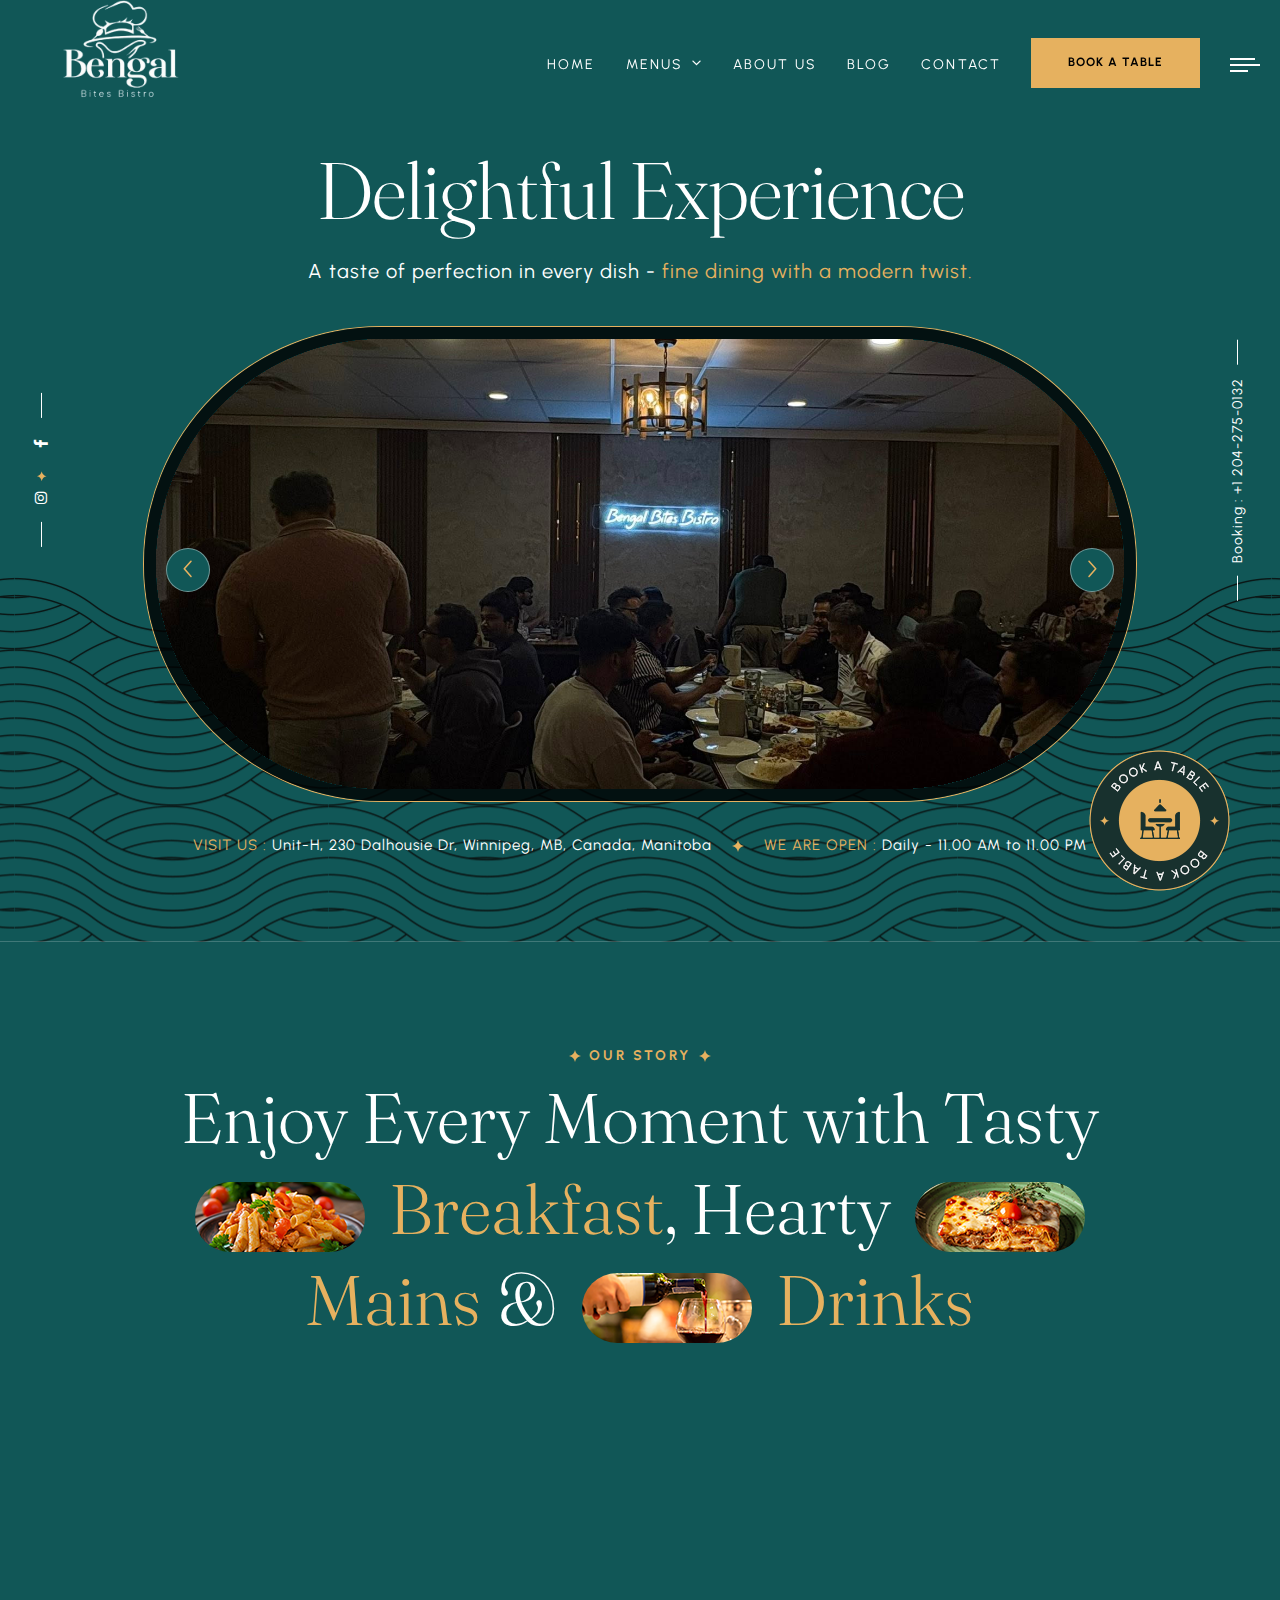
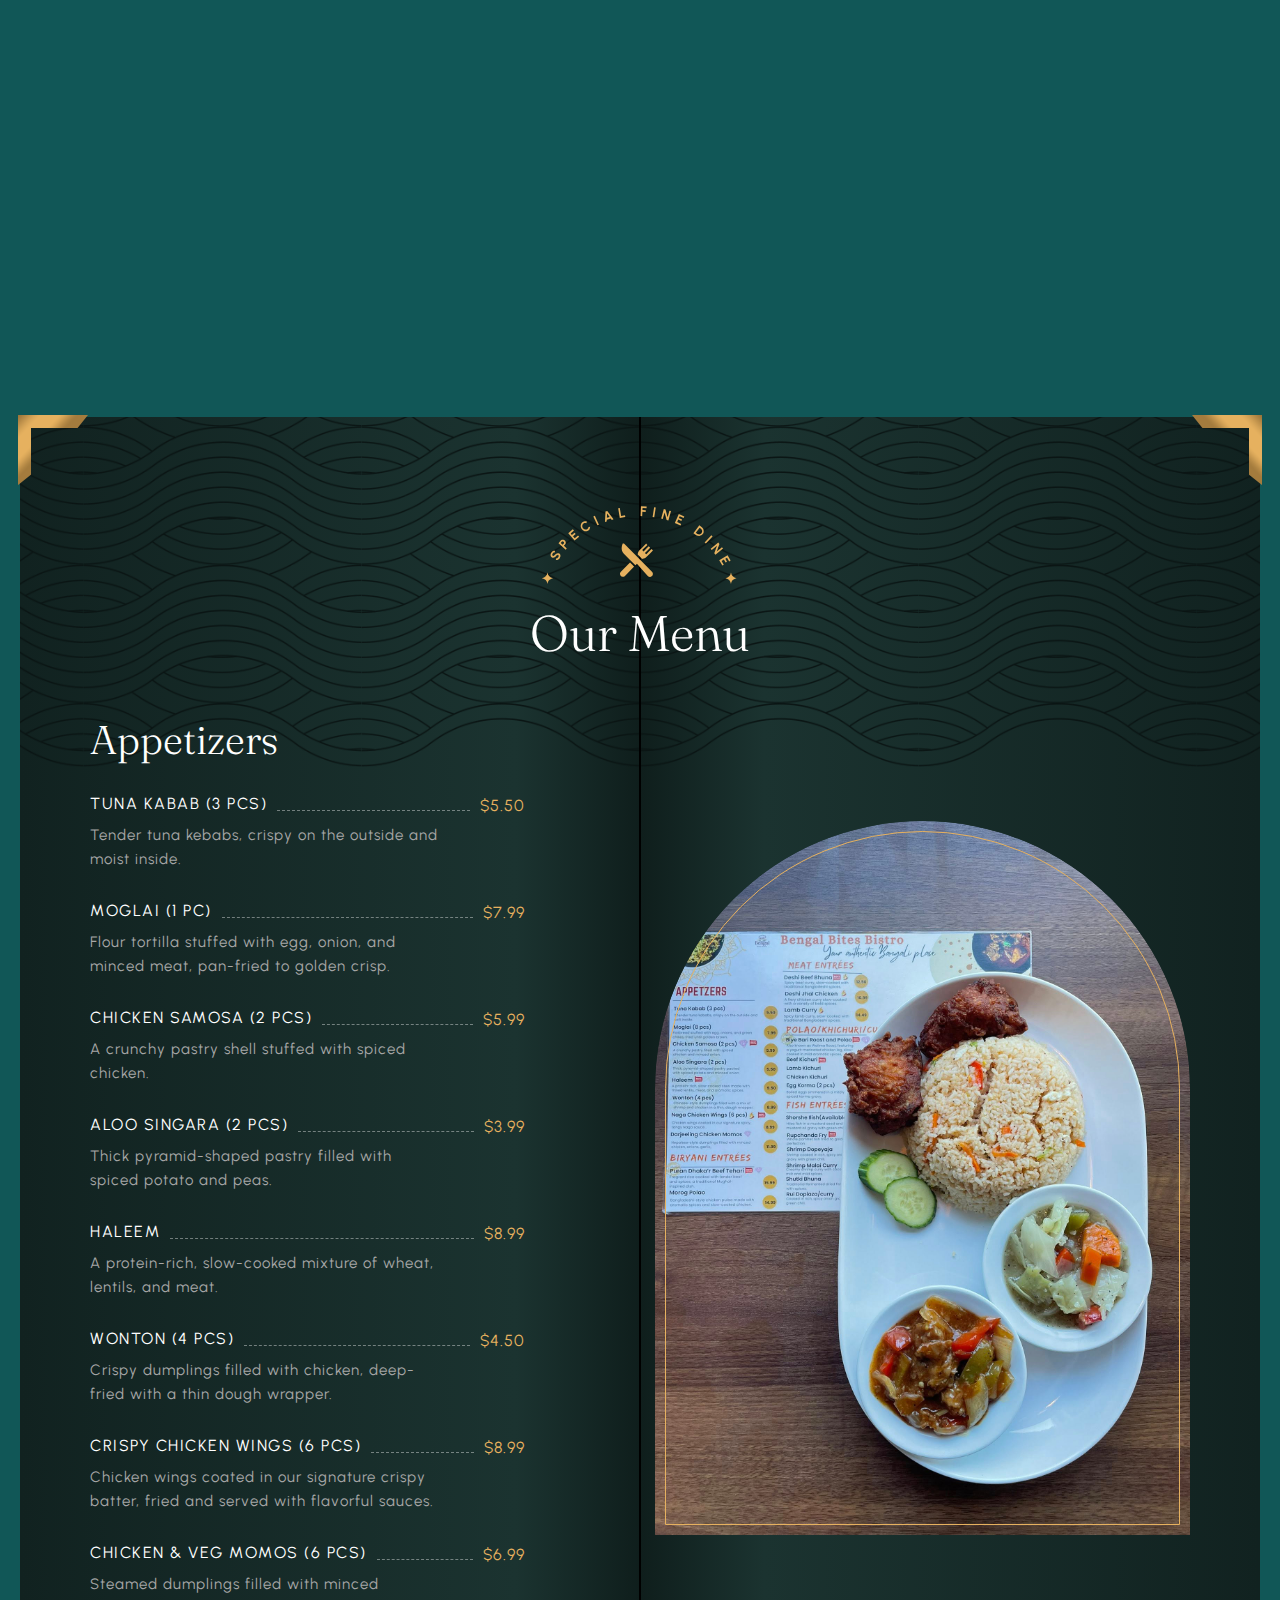
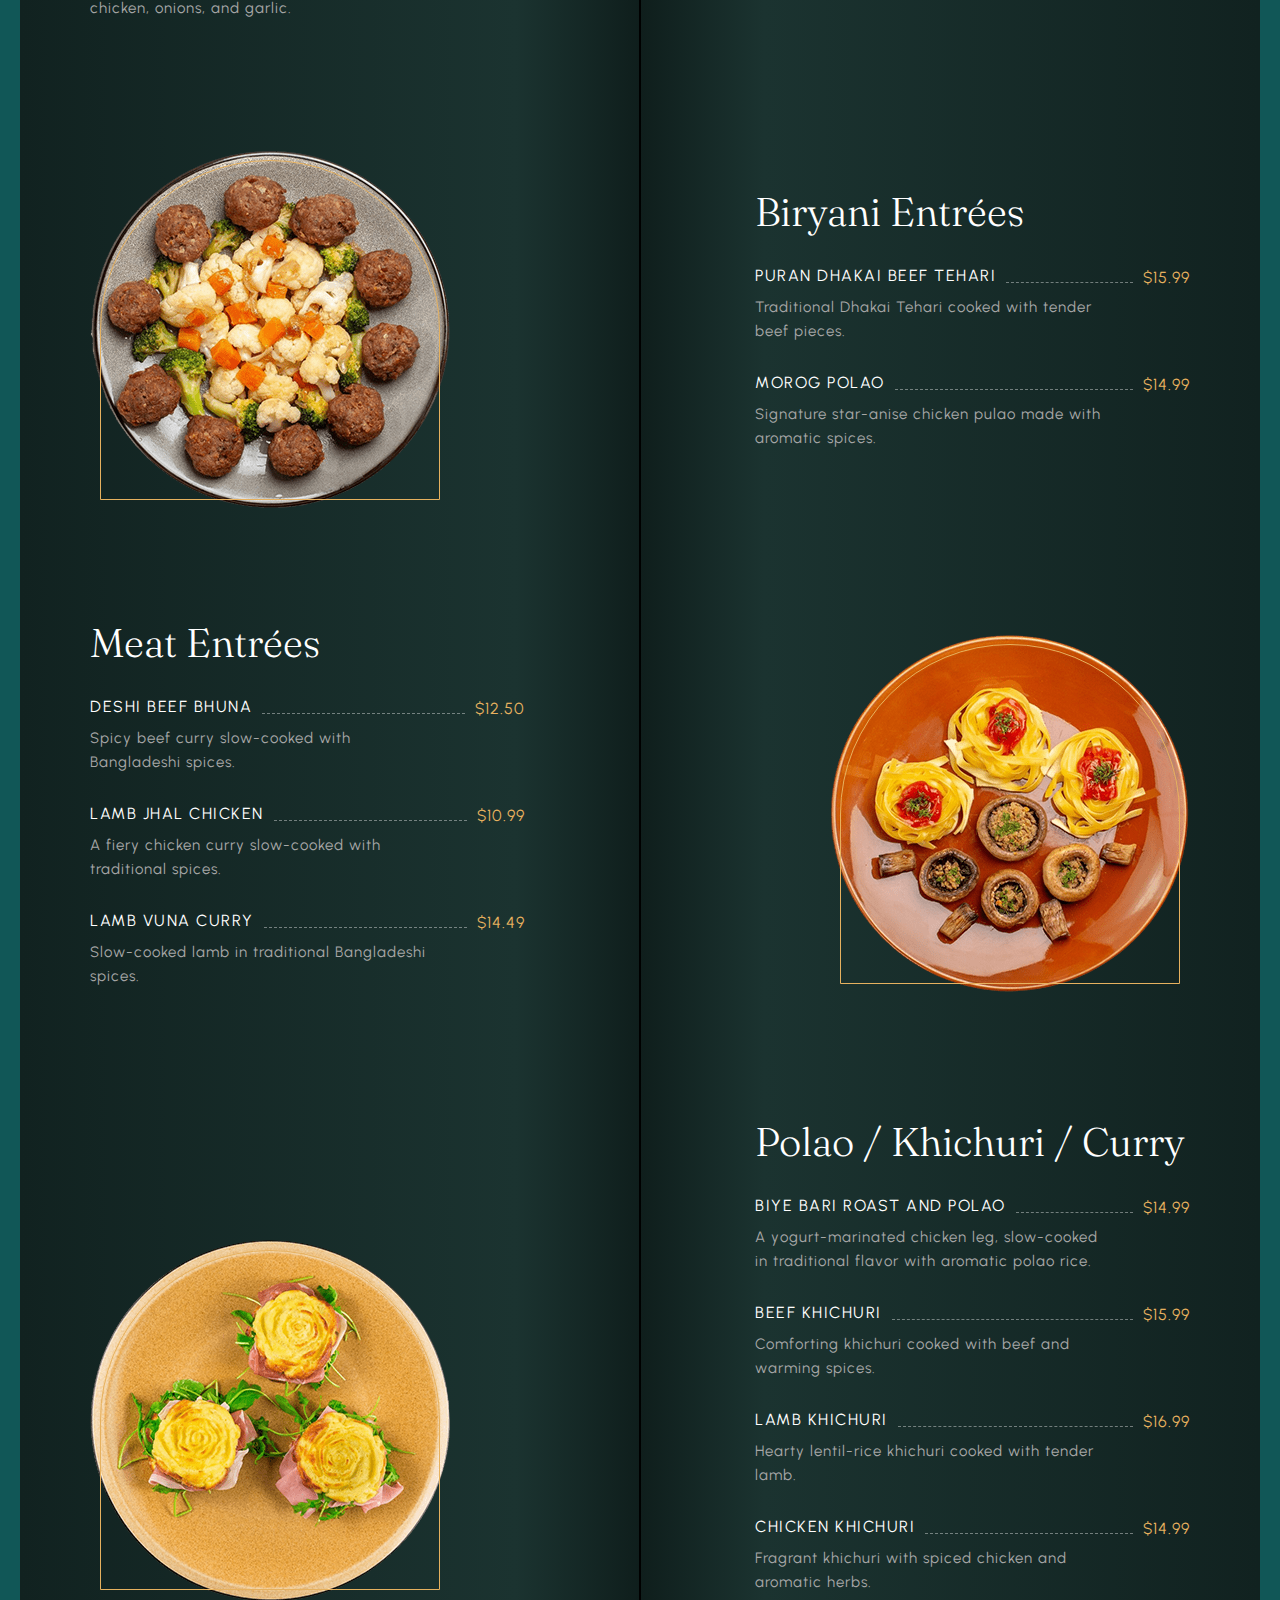
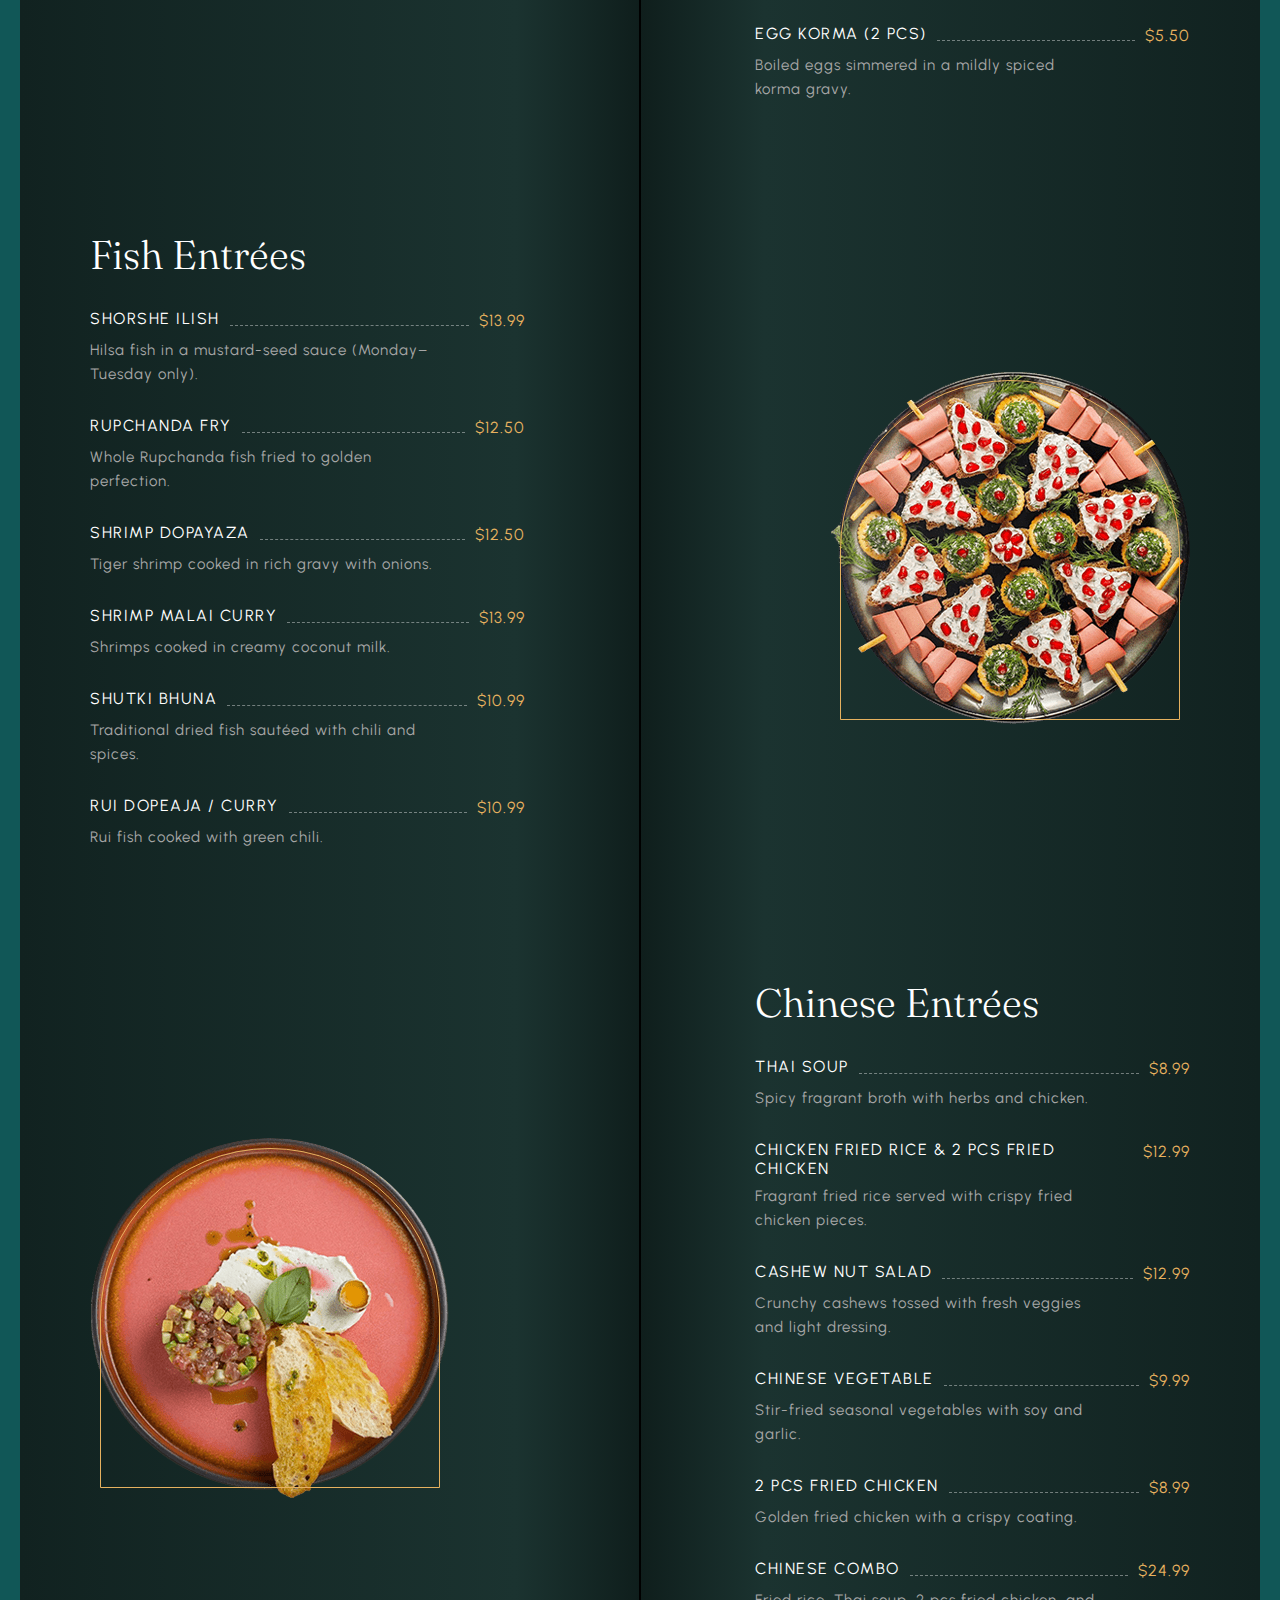
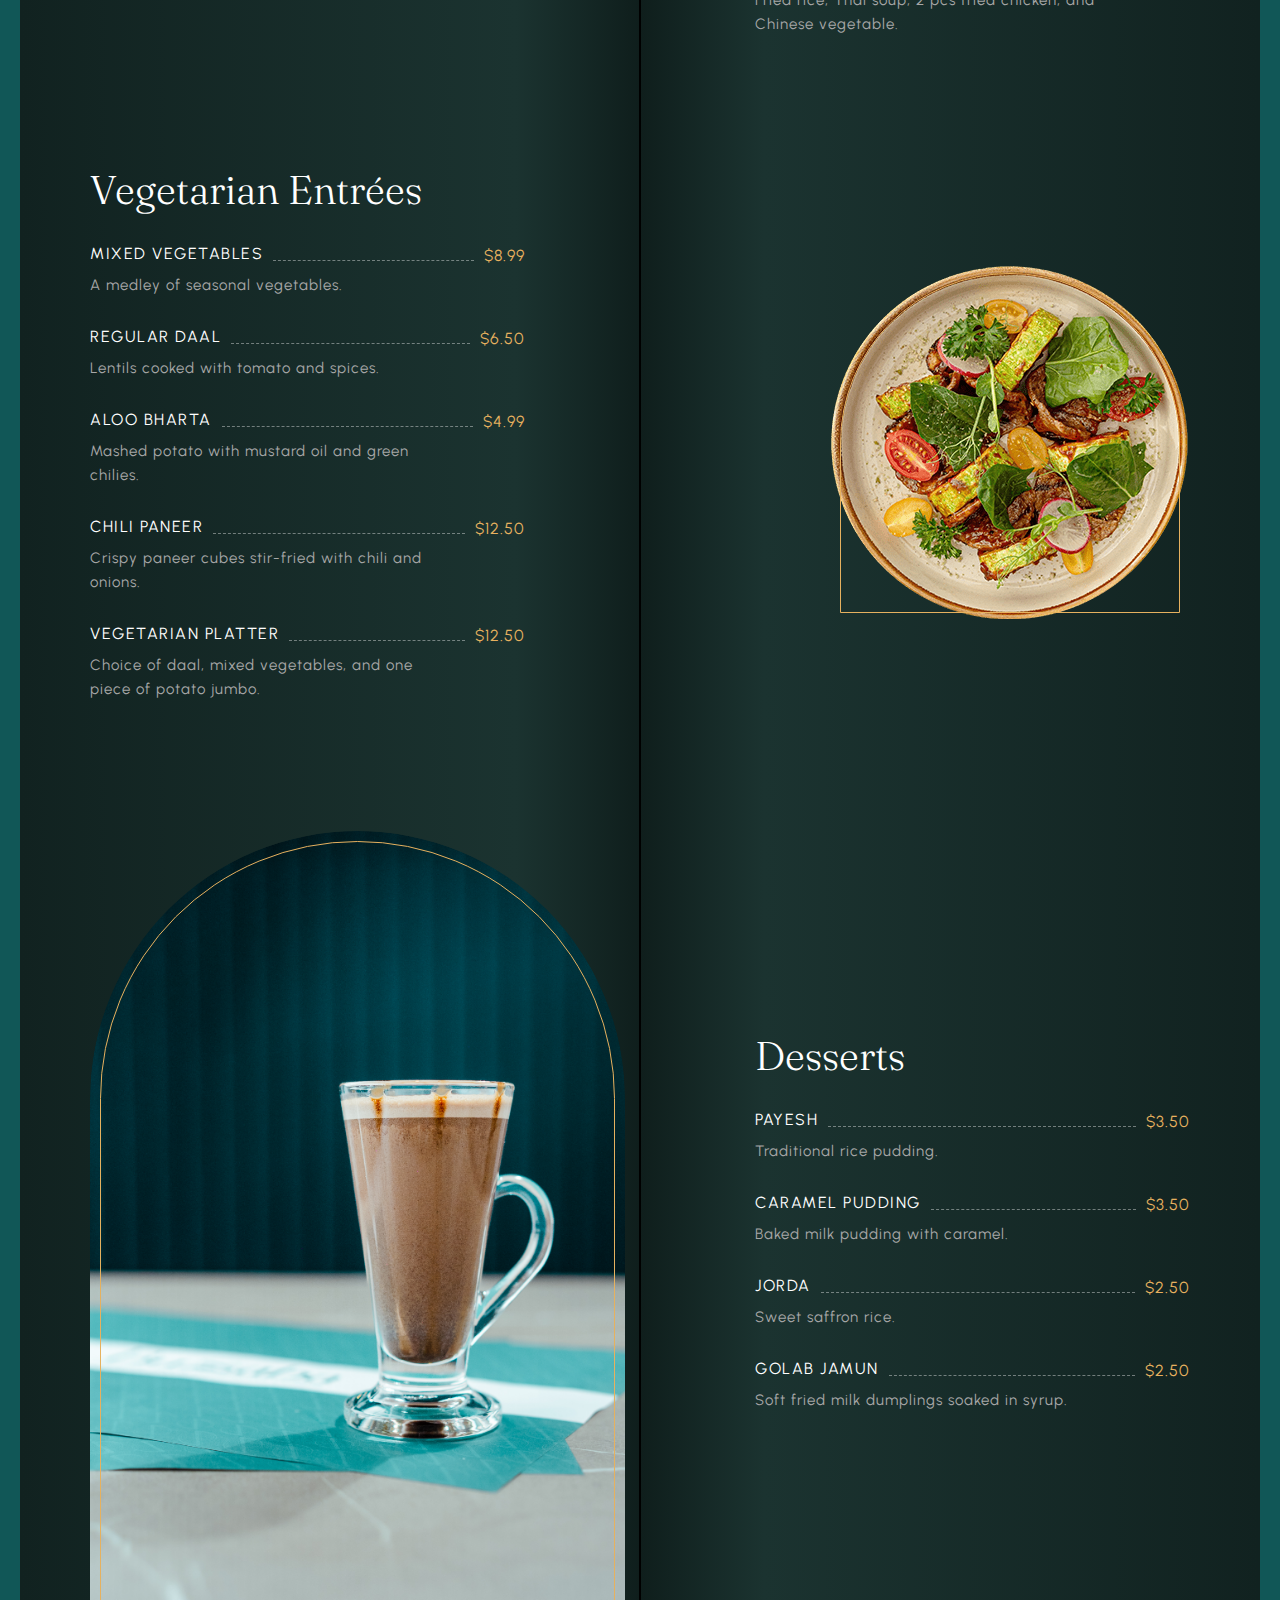
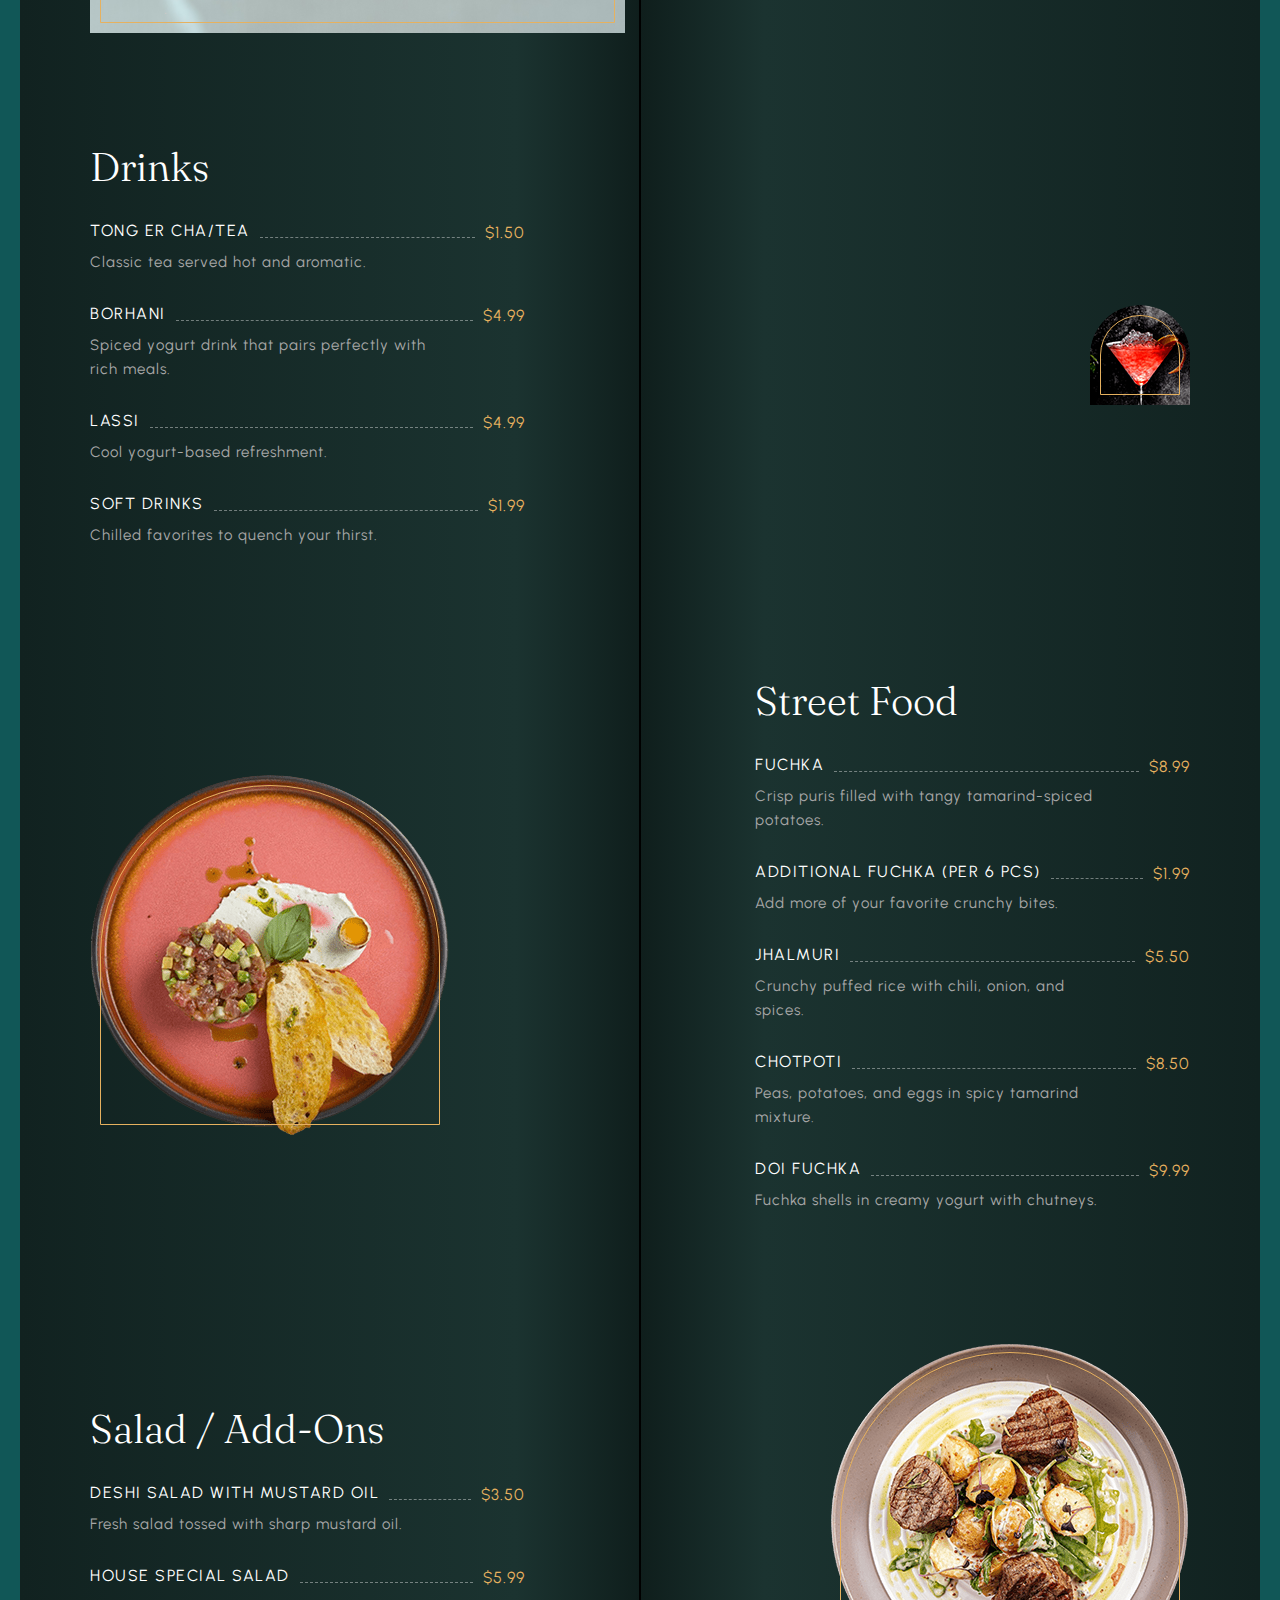
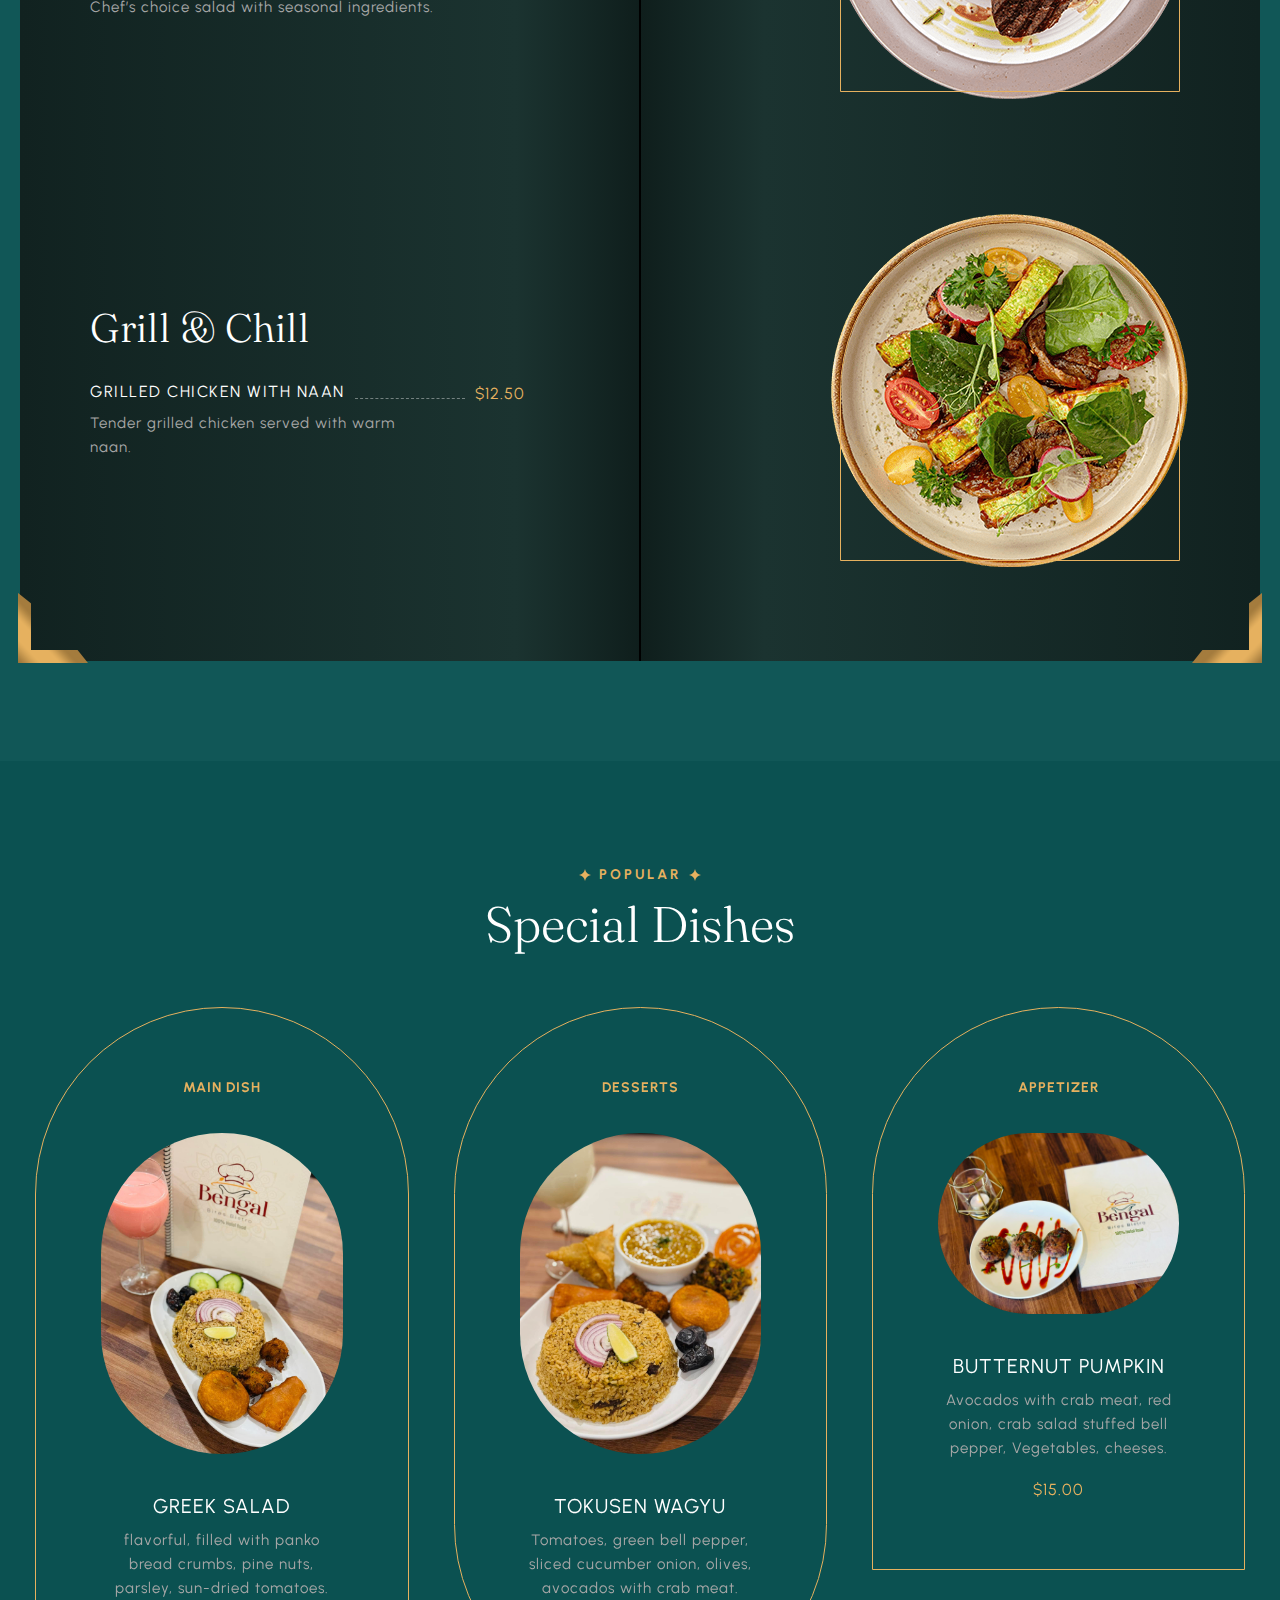
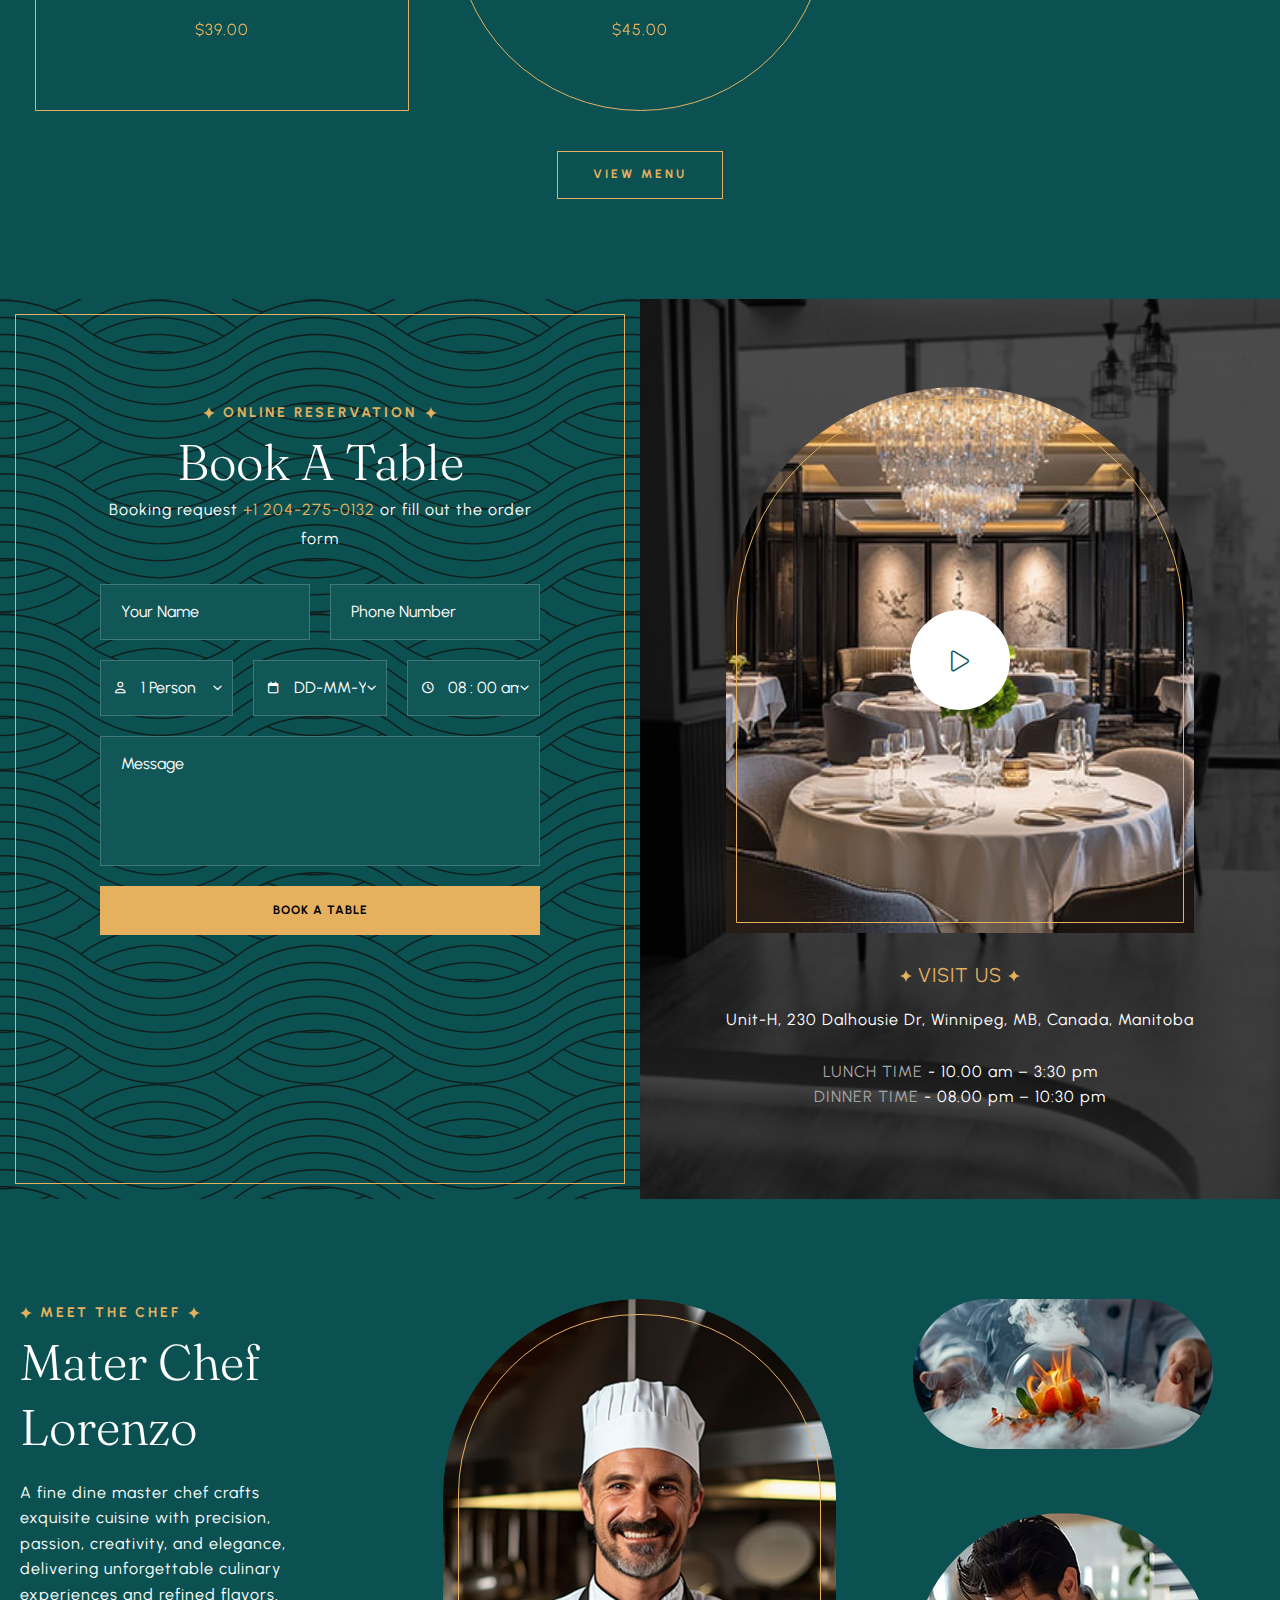
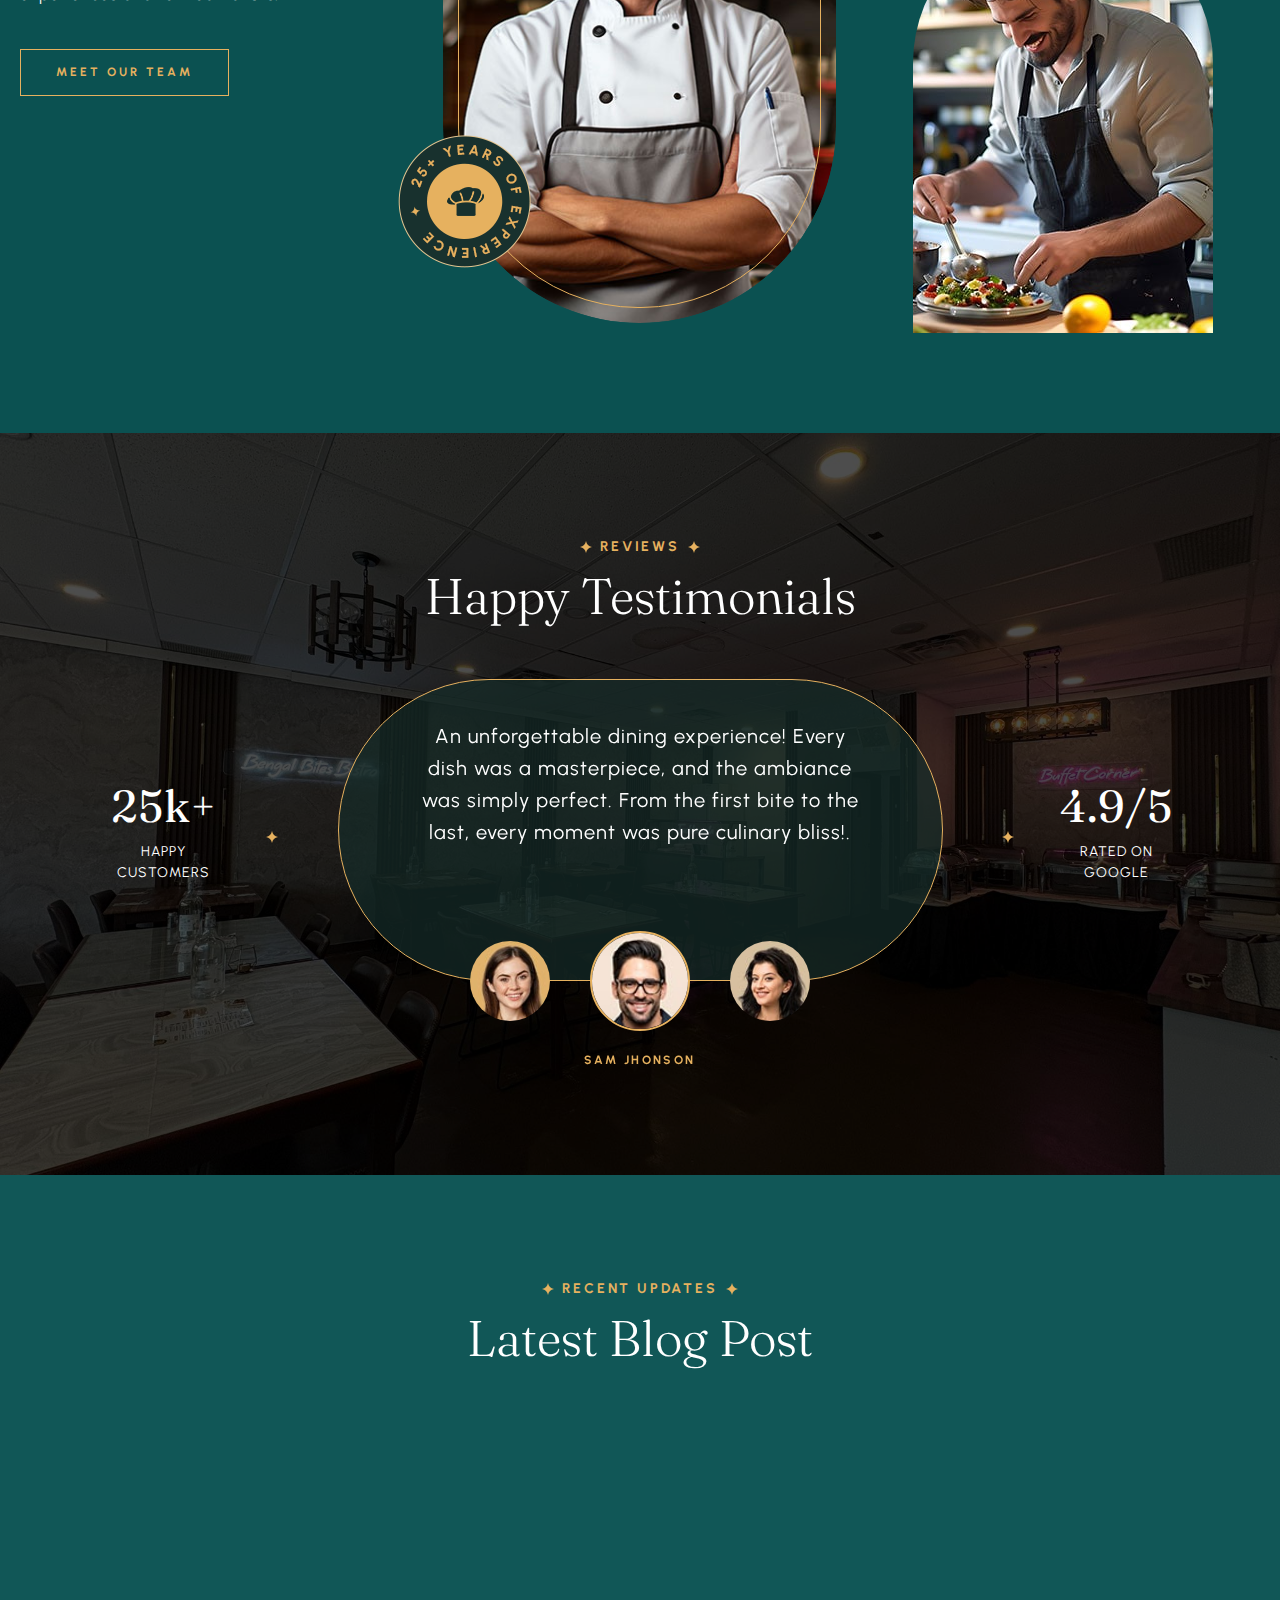
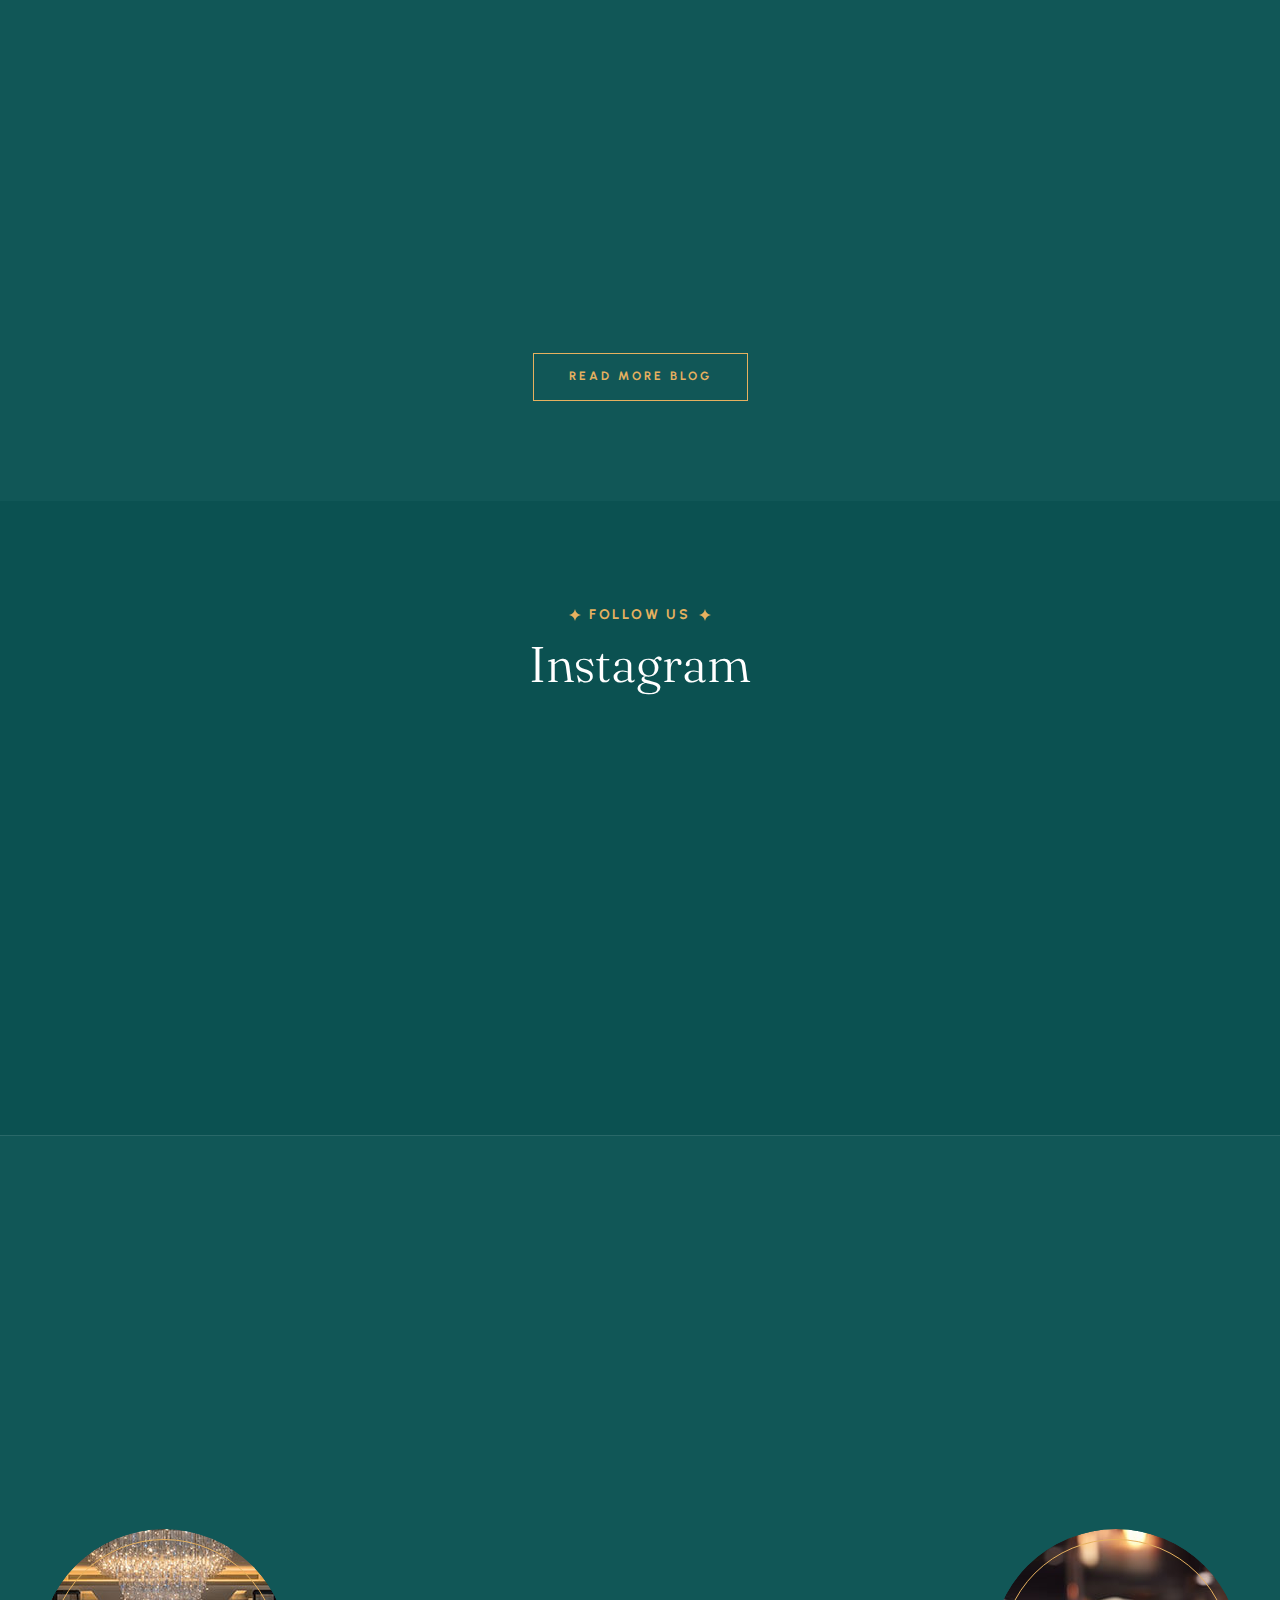
<file: index.html>
<!DOCTYPE html>
<html lang="en">

<head>
    <meta charset="utf-8">
    <title>Bengal Bites Bistro</title>
    <!-- Stylesheets -->
    <link href="css/bootstrap.css" rel="stylesheet">
    <link href="css/style.css" rel="stylesheet">
    <link rel="shortcut icon" href="images/favicon.png" type="image/x-icon">
    <link rel="icon" href="images/favicon.png" type="image/x-icon">
    <!-- Responsive -->
    <meta http-equiv="X-UA-Compatible" content="IE=edge">
    <meta name="viewport" content="width=device-width, initial-scale=1.0, maximum-scale=1.0, user-scalable=0">
    <link href="css/responsive.css" rel="stylesheet">

</head>

<body>
    <div class="page-wrapper">

        <!-- Preloader -->
        <div class="loader-wrap">
            <div class="preloader">
                <div class="preloader-close">x</div>
                <div id="handle-preloader" class="handle-preloader">
                    <div class="animation-preloader">
                        <div class="spinner"></div>
                        <div class="txt-loading">
                            <span data-text-preloader="B" class="letters-loading">
                                B
                            </span>
                            <span data-text-preloader="E" class="letters-loading">
                                E
                            </span>
                            <span data-text-preloader="N" class="letters-loading">
                                N
                            </span>
                            <span data-text-preloader="G" class="letters-loading">
                                G
                            </span>
                            <span data-text-preloader="A" class="letters-loading">
                                A
                            </span>
                            <span data-text-preloader="L" class="letters-loading">
                                L
                            </span>
                            <span data-text-preloader="B" class="letters-loading">
                                B
                            </span>
                            <span data-text-preloader="I" class="letters-loading">
                                I
                            </span>
                            <span data-text-preloader="T" class="letters-loading">
                                T
                            </span>
                            <span data-text-preloader="E" class="letters-loading">
                                E
                            </span>
                            <span data-text-preloader="S" class="letters-loading">
                                S
                            </span>
                            <span data-text-preloader="B" class="letters-loading">
                                B
                            </span>
                            <span data-text-preloader="I" class="letters-loading">
                                I
                            </span>
                            <span data-text-preloader="S" class="letters-loading">
                                S
                            </span>
                            <span data-text-preloader="T" class="letters-loading">
                                T
                            </span>
                            <span data-text-preloader="R" class="letters-loading">
                                R
                            </span>
                            <span data-text-preloader="O" class="letters-loading">
                                O
                            </span>
                        </div>
                    </div>
                </div>
            </div>
        </div>
        <!-- Preloader End -->

        <!-- Main Header-->
        <header class="main-header header-down">
            <div class="header-top">
                <div class="auto-container">
                    <div class="inner clearfix">
                        <div class="top-left clearfix">
                            <ul class="top-info clearfix">
                                <li><i class="icon far fa-map-marker-alt"></i> Unit-H, 230 Dalhousie Dr, Winnipeg, MB,
                                    Canada, Manitoba</li>
                                <li><i class="icon far fa-clock"></i> Daily : 8.00 am to 10.00 pm</li>
                            </ul>
                        </div>
                        <div class="top-right clearfix">
                            <ul class="top-info clearfix">
                                <li><a href="tel:+11234567890"><i class="icon far fa-phone"></i> +1 123 456 7890</a>
                                </li>
                                <li><a href="mailto:booking@restaurant.com"><i class="icon far fa-envelope"></i>
                                        booking@restaurant.com</a></li>
                            </ul>
                        </div>
                    </div>
                </div>
            </div>
            <!-- Header Upper -->
            <div class="header-upper">
                <div class="auto-container">
                    <!-- Main Box -->
                    <div class="main-box clearfix">
                        <!--Logo-->
                        <div class="logo-box">
                            <div class="logo"><a href="index.html" title=""><img
                                        src="./images/resturant-removebg-preview.png" alt="image"
                                        title="- Restaurants HTML Template "></a></div>
                        </div>

                        <div class="nav-box clearfix">
                            <!--Nav Outer-->
                            <div class="nav-outer clearfix">
                                <nav class="main-menu">
                                    <ul class="navigation clearfix">
                                        <li class=><a href="index.html">Home</a>
                                            <ul>


                                            </ul>
                                        </li>

                                        <li class="dropdown has-mega-menu"><a href="menu-list.html">Menus</a>
                                            <ul>
                                                <li>
                                                    <div class="mega-menu">
                                                        <div class="menu-inner">
                                                            <div class="auto-container">
                                                                <div class="row clearfix">
                                                                    <div class="menu-block col-lg-3 col-md-6 col-sm-6">
                                                                        <div class="image"><a
                                                                                href="menu-list-1.html"><img
                                                                                    src="images/resource/menu-1-thumb.jpg"
                                                                                    alt="image"></a></div>
                                                                        <div class="title"><a
                                                                                href="menu-list-1.html">Menu list 1</a>
                                                                        </div>
                                                                    </div>
                                                                    <div class="menu-block col-lg-3 col-md-6 col-sm-6">
                                                                        <div class="image"><a
                                                                                href="menu-list-2.html"><img
                                                                                    src="images/resource/menu-2-thumb.jpg"
                                                                                    alt="image"></a></div>
                                                                        <div class="title"><a
                                                                                href="menu-list-2.html">Menu list 2</a>
                                                                        </div>
                                                                    </div>
                                                                    <div class="menu-block col-lg-3 col-md-6 col-sm-6">
                                                                        <div class="image"><a
                                                                                href="menu-list-3.html"><img
                                                                                    src="images/resource/menu-3-thumb.jpg"
                                                                                    alt="image"></a></div>
                                                                        <div class="title"><a
                                                                                href="menu-list-3.html">Menu list 3</a>
                                                                        </div>
                                                                    </div>
                                                                    <div class="menu-block col-lg-3 col-md-6 col-sm-6">
                                                                        <div class="image"><a
                                                                                href="menu-list-4.html"><img
                                                                                    src="images/resource/menu-4-thumb.jpg"
                                                                                    alt="image"></a></div>
                                                                        <div class="title"><a
                                                                                href="menu-list-4.html">Menu list 4</a>
                                                                        </div>
                                                                    </div>
                                                                </div>
                                                            </div>
                                                        </div>
                                                    </div>
                                                </li>
                                            </ul>
                                        </li>
                                        <li><a href="about.html">About Us</a></li>

                                        <li><a href="blog-list.html">Blog</a></li>

                                        <li><a href="contact-us.html">Contact</a></li>

                                    </ul>
                                    </li>

                                    </ul>
                                </nav>
                                <!-- Main Menu End-->
                            </div>
                            <!--Nav Outer End-->

                            <div class="links-box clearfix">
                                <div class="link link-btn">
                                    <a href="book-table.html" class="theme-btn btn-style-one clearfix">
                                        <span class="btn-wrap">
                                            <span class="text-one">book a table</span>
                                            <span class="text-two">book a table</span>
                                        </span>
                                    </a>
                                </div>
                                <div class="link info-toggler">
                                    <button class="info-btn">
                                        <span class="hamburger">
                                            <span class="top-bun"></span>
                                            <span class="meat"></span>
                                            <span class="bottom-bun"></span>
                                        </span>
                                    </button>
                                </div>
                            </div>

                            <!-- Hidden Nav Toggler -->
                            <div class="nav-toggler">
                                <button class="hidden-bar-opener">
                                    <span class="hamburger">
                                        <span class="top-bun"></span>
                                        <span class="meat"></span>
                                        <span class="bottom-bun"></span>
                                    </span>
                                </button>
                            </div>

                        </div>

                    </div>
                </div>
            </div>
        </header>
        <!--End Main Header -->

        <!--Menu Backdrop-->
        <div class="menu-backdrop"></div>

        <!-- Hidden Navigation Bar -->
        <section class="hidden-bar">
            <!-- Hidden Bar Wrapper -->
            <div class="inner-box">
                <div class="cross-icon hidden-bar-closer"><span class="far fa-close"></span></div>
                <div class="logo-box"><a href="index.html" title="Restoria - Restaurants HTML Template"><img
                            src="images/resource/sidebar-logo.png" alt="image"
                            title="Restoria - Restaurants HTML Template"></a></div>

                <!-- .Side-menu -->
                <div class="side-menu">
                    <ul class="navigation clearfix">
                        <li><a href="#">Home</a> </li>
                        <li class="dropdown"><a href="menu-list-1.html">Menus</a>
                            <ul>
                                <li><a href="menu-list-1.html">Menu List 1</a></li>
                                <li><a href="menu-list-2.html">Menu List 2</a></li>
                                <li><a href="menu-list-3.html">Menu List 3</a></li>
                                <li><a href="menu-list-4.html">Menu List 4</a></li>
                            </ul>
                        </li>
                        <li><a href="about.html">About Us</a></li>
                        <li><a href="blog-single-post.html">Blog </a></li>
                        <li><a href="contact-us.html">Contact</a></li>
                    </ul>


                </div>
                <!-- /.Side-menu -->

            </div>
            <!-- / Hidden Bar Wrapper -->
        </section>
        <!-- / Hidden Bar -->

        <!--Info Back Drop-->
        <div class="info-back-drop"></div>

        <!-- Hidden Bar -->
        <section class="info-bar">
            <div class="inner-box">
                <div class="cross-icon"><span class="far fa-close"></span></div>
                <div class="image-box"><img src="images/resource/sidebar-image.jpg" alt="image" title=""></div>
                <div class="logo-box"><a href="index.html" title="Bengal Bites Bistro"><img
                            src="images/resource/sidebar-logo.png" alt="image"
                            title="Restoria - Restaurants HTML Template"></a></div>

                <h5>Visit Us</h5>
                <ul class="info">
                    <li>Restoria, Arrondissement, <br> Paris 9578</li>
                    <li> <span class="ib-ttl"> Lunch Time </span>- 10.00 am – 3:30 pm </li>
                    <li><span class="ib-ttl"> Dinner Time</span> - 08.00 pm – 10:30 pm</li>
                    <li><a href="mailto:booking@domainame.com">booking@domainame.com</a></li>
                </ul>
                <div class="booking-info">
                    <div class="bk-no"><a href="tel:+1 204-275-0132">Booking: +1 204-275-0132</a></div>
                </div>
            </div>
        </section>
        <!--End Hidden Bar -->

        <section class="banner-section">

            <!-- social link -->
            <div class="banner-social-list">
                <span class="line"></span>

                <ul class="custom-ul">
                    <li> <a href="https://www.facebook.com/p/Bengal-Bites-Bistro-61565122286160/"> <i
                                class="fa-brands fa-facebook-f"></i> </a> </li>
                    <li><a href="https://www.instagram.com/bengalbitesbistro/?hl=en"> <i
                                class="fa-brands fa-instagram"></i> </a> </li>
                </ul>

                <span class="line"></span>
            </div>

            <!-- social link -->
            <div class="banner-call">
                <span class="line"></span>

                <ul class="call-ul">
                    <li><a href="tel:+1 204-275-0132">Booking : +1 204-275-0132</a></li>
                </ul>

                <span class="line"></span>
            </div>

            <!-- Banner Inner Container -->
            <div class="banner-container">
                <div class="auto-container">

                    <!--  Text content moved above Swiper -->
                    <div class="content-box banner-text-top">
                        <div class="content">
                            <div class="clearfix">
                                <div class="inner">
                                    <h1>Delightful Experience</h1>
                                    <div class="text">A taste of perfection in every dish - <span
                                            class="theme_color">fine dining with a modern twist.</span></div>
                                </div>
                            </div>
                        </div>
                    </div>

                    <!--  Slider image inside container -->
                    <div class="banner-slider slider-contained">
                        <div class="swiper-wrapper">
                            <!--Slide Item-->
                            <div class="swiper-slide slide-item">
                                <div class="image-layer"
                                    style="background-image: url(./images/main-slider/slider-1.jpg);"></div>
                            </div>
                            <div class="swiper-slide slide-item">
                                <div class="image-layer"
                                    style="background-image: url(./images/main-slider/slider-2.jpg);"></div>
                            </div>
                            <div class="swiper-slide slide-item">
                                <div class="image-layer"
                                    style="background-image: url(./images/main-slider/slider-3.jpg);"></div>
                            </div>
                        </div>

                        <div class="swiper-button-prev"><span class="fal fa-angle-left"></span></div>
                        <div class="swiper-button-next"><span class="fal fa-angle-right"></span></div>
                    </div>

                    <!--  location and time info -->
                    <div class="hero-info">
                        <div class="top-bar-content">
                            <div class="info-item">
                                <span class="label">VISIT US :</span> Unit-H, 230 Dalhousie Dr, Winnipeg, MB, Canada,
                                Manitoba
                            </div>
                            <div class="separator">
                                <img src="images/icons/star-element.svg" alt="separator">
                            </div>
                            <div class="info-item">
                                <span class="label">WE ARE OPEN :</span> Daily - 11.00 AM to 11.00 PM
                            </div>
                        </div>
                    </div>

                </div>
            </div>

            <a href="book-table.html" class="book-btn">
                <span class="icon"> <img src="images/resource/book-icon-1.png" alt="image" title="image"> </span>
            </a>
        </section>

        <!--About Section-->
        <section class="about-section section-kt">
            <div class="container-fluid">
                <div class="title-box centered">
                    <div class="subtitle"><span>our story</span></div>

                    <h2>Enjoy Every Moment with Tasty <span class="theme_color"> <img src="images/resource/tag-img1.png"
                                alt="image" title="image"> Breakfast</span>, Hearty <span class="theme_color"> <img
                                src="images/resource/tag-img2.png" alt="image" title="image"> Mains</span> & <span
                            class="theme_color"> <img src="images/resource/tag-img3.png" alt="image" title="image">
                            Drinks </span> </h2>
                </div>

                <div class="row clearfix">
                    <!--Col-->
                    <div class="text-col col-xl-3 col-lg-4 col-md-8 mx-auto">
                        <div class="inner wow fadeInLeft" data-wow-duration="1500ms" data-wow-delay="0ms">

                            <div class="text"> Lorem Ipsum is simply dummy text of the printing and typesetting industry
                                lorem Ipsum has Ipsum has been been the industrys standard dummy text ever since the
                                when an unknown printer took.</div>

                            <div class="lower-link-box text-center">
                                <a href="about.html" class="theme-btn btn-style-two clearfix">
                                    <span class="btn-wrap">
                                        <span class="text-one">About us</span>
                                        <span class="text-two">About us</span>
                                    </span>
                                </a>
                            </div>

                        </div>
                    </div>
                </div>

                <!--Col-->
                <div class="image-col col-xl-12 col-lg-12 col-md-12 col-sm-12">
                    <div class="inner wow fadeInRight" data-wow-duration="1500ms" data-wow-delay="0ms">
                        <div class="floating-images ">
                            <div class="abt-image1 parallax-scene-1"><img data-depth="0.50"
                                    src="images/resource/about-1.jpg" alt="image"></div>
                            <div class="abt-image2 parallax-scene-2"><img data-depth="0.50"
                                    src="images/resource/about4.jpg" alt="image"></div>
                            <div class="abt-image3 parallax-scene-3"><img data-depth="0.90"
                                    src="images/resource/about4.jpg" alt="image"></div>
                        </div>

                    </div>
                </div>


            </div>
        </section>

        <!--Menu Section-->
        <section class="menu-card-style-section section-kt">
            <div class="auto-container">
                <div class="menu-card-main">
                    <div class="top-pattern"> </div>
                    <div class="title-box centered">
                        <div class="title-badge"> <img src="images/resource/menu-title-badge.svg" alt="image" title="image">
                        </div>
                        <h2>Our Menu</h2>
                    </div>
        
                    <!-- menu card corner images -->
                    <img class="menu-card-corner top-left" src="images/resource/menucard-corner-left-top.png" alt="image">
                    <img class="menu-card-corner top-right" src="images/resource/menucard-corner-right-top.png" alt="image">
                    <img class="menu-card-corner bottom-left" src="images/resource/menucard-corner-left-bottom.png" alt="image">
                    <img class="menu-card-corner bottom-right" src="images/resource/menucard-corner-right-bottom.png"
                        alt="image">
                    <!-- menu box -->
                    <div class="menu-card-style alternate">
                        <div class="row clearfix">
                            <div class="image-col col-lg-6 col-md-12 col-sm-12">
                                <div class="inner">
                                    <div class="image"><img src="images/resource/appetizers1.jpg" alt="image"></div>
                                </div>
                            </div>
        
                            <div class="menu-col col-lg-6 col-md-12 col-sm-12">
                                <div class="inner">
                                    <div class="title-box">
                                        <h3>Appetizers</h3>
                                    </div>
        
                                    <!--Block-->
                                    <div class="dish-block">
                                        <div class="inner-box">
                                            <div class="title clearfix">
                                                <div class="ttl clearfix">
                                                    <h6><a href="#">Tuna Kabab (3 pcs)</a></h6>
                                                </div> <span class="menu-list-line"> </span>
                                                <div class="price"><span>$5.50</span></div>
                                            </div>
                                            <div class="text desc"><a href="#">Tender tuna kebabs, crispy on the outside and
                                                    moist inside.</a></div>
                                        </div>
                                    </div>
                                    <!--Block-->
                                    <div class="dish-block">
                                        <div class="inner-box">
                                            <div class="title clearfix">
                                                <div class="ttl clearfix">
                                                    <h6><a href="#">Moglai (1 pc)</a></h6>
                                                </div> <span class="menu-list-line"> </span>
                                                <div class="price"><span>$7.99</span></div>
                                            </div>
                                            <div class="text desc"><a href="#">Flour tortilla stuffed with egg, onion, and
                                                    minced meat, pan-fried to golden crisp.</a></div>
                                        </div>
                                    </div>
                                    <!--Block-->
                                    <div class="dish-block">
                                        <div class="inner-box">
                                            <div class="title clearfix">
                                                <div class="ttl clearfix">
                                                    <h6><a href="#">Chicken Samosa (2 pcs)</a></h6>
                                                </div> <span class="menu-list-line"> </span>
                                                <div class="price"><span>$5.99</span></div>
                                            </div>
                                            <div class="text desc"><a href="#">A crunchy pastry shell stuffed with spiced
                                                    chicken.</a></div>
                                        </div>
                                    </div>
                                    <!--Block-->
                                    <div class="dish-block">
                                        <div class="inner-box">
                                            <div class="title clearfix">
                                                <div class="ttl clearfix">
                                                    <h6><a href="#">Aloo Singara (2 pcs)</a></h6>
                                                </div> <span class="menu-list-line"> </span>
                                                <div class="price"><span>$3.99</span></div>
                                            </div>
                                            <div class="text desc"><a href="#">Thick pyramid-shaped pastry filled with spiced
                                                    potato and peas.</a></div>
                                        </div>
                                    </div>
                                    <!--Block-->
                                    <div class="dish-block">
                                        <div class="inner-box">
                                            <div class="title clearfix">
                                                <div class="ttl clearfix">
                                                    <h6><a href="#">Haleem</a></h6>
                                                </div> <span class="menu-list-line"> </span>
                                                <div class="price"><span>$8.99</span></div>
                                            </div>
                                            <div class="text desc"><a href="#">A protein-rich, slow-cooked mixture of wheat,
                                                    lentils, and meat.</a></div>
                                        </div>
                                    </div>
                                    <!--Block-->
                                    <div class="dish-block">
                                        <div class="inner-box">
                                            <div class="title clearfix">
                                                <div class="ttl clearfix">
                                                    <h6><a href="#">Wonton (4 pcs)</a></h6>
                                                </div> <span class="menu-list-line"> </span>
                                                <div class="price"><span>$4.50</span></div>
                                            </div>
                                            <div class="text desc"><a href="#">Crispy dumplings filled with chicken, deep-fried
                                                    with a thin dough wrapper.</a></div>
                                        </div>
                                    </div>
                                    <!--Block-->
                                    <div class="dish-block">
                                        <div class="inner-box">
                                            <div class="title clearfix">
                                                <div class="ttl clearfix">
                                                    <h6><a href="#">Crispy Chicken Wings (6 pcs)</a></h6>
                                                </div> <span class="menu-list-line"> </span>
                                                <div class="price"><span>$8.99</span></div>
                                            </div>
                                            <div class="text desc"><a href="#">Chicken wings coated in our signature crispy
                                                    batter, fried and served with flavorful sauces.</a></div>
                                        </div>
                                    </div>
                                    <!--Block-->
                                    <div class="dish-block">
                                        <div class="inner-box">
                                            <div class="title clearfix">
                                                <div class="ttl clearfix">
                                                    <h6><a href="#">Chicken &amp; Veg Momos (6 pcs)</a></h6>
                                                </div> <span class="menu-list-line"> </span>
                                                <div class="price"><span>$6.99</span></div>
                                            </div>
                                            <div class="text desc"><a href="#">Steamed dumplings filled with minced chicken,
                                                    onions, and garlic.</a></div>
                                        </div>
                                    </div>
        
                                </div>
                            </div>
                        </div>
                    </div>
        
                    <!-- menu box -->
                    <div class="menu-card-style">
                        <div class="row clearfix">
                            <div class="image-col col-lg-6 col-md-12 col-sm-12">
                                <div class="inner">
                                    <div class="image"><img src="images/resource/menu-image-1.png" alt="image"></div>
                                </div>
                            </div>
        
                            <div class="menu-col col-lg-6 col-md-12 col-sm-12">
                                <div class="inner">
                                    <div class="title-box ">
                                        <h3>Biryani Entrées</h3>
                                    </div>
                                    <!--Block-->
                                    <div class="dish-block">
                                        <div class="inner-box">
                                            <div class="title clearfix">
                                                <div class="ttl clearfix">
                                                    <h6><a href="#">Puran Dhakai Beef Tehari</a></h6>
                                                </div> <span class="menu-list-line"> </span>
                                                <div class="price"><span>$15.99</span></div>
                                            </div>
                                            <div class="text desc"><a href="#">Traditional Dhakai Tehari cooked with tender beef
                                                    pieces.</a></div>
                                        </div>
                                    </div>
                                    <!--Block-->
                                    <div class="dish-block">
                                        <div class="inner-box">
                                            <div class="title clearfix">
                                                <div class="ttl clearfix">
                                                    <h6><a href="#">Morog Polao</a></h6>
                                                </div> <span class="menu-list-line"> </span>
                                                <div class="price"><span>$14.99</span></div>
                                            </div>
                                            <div class="text desc"><a href="#">Signature star-anise chicken pulao made with
                                                    aromatic spices.</a></div>
                                        </div>
                                    </div>
                                </div>
                            </div>
                        </div>
                    </div>
        
                    <!-- menu box -->
                    <div class="menu-card-style alternate">
                        <div class="row clearfix">
                            <div class="image-col col-lg-6 col-md-12 col-sm-12">
                                <div class="inner">
                                    <div class="image"><img src="images/resource/menu-image-2.png" alt="image"></div>
                                </div>
                            </div>
        
                            <div class="menu-col col-lg-6 col-md-12 col-sm-12">
                                <div class="inner">
                                    <div class="title-box ">
                                        <h3>Meat Entrées</h3>
                                    </div>
                                    <!--Block-->
                                    <div class="dish-block">
                                        <div class="inner-box">
                                            <div class="title clearfix">
                                                <div class="ttl clearfix">
                                                    <h6><a href="#">Deshi Beef Bhuna</a></h6>
                                                </div> <span class="menu-list-line"> </span>
                                                <div class="price"><span>$12.50</span></div>
                                            </div>
                                            <div class="text desc"><a href="#">Spicy beef curry slow-cooked with Bangladeshi
                                                    spices.</a></div>
                                        </div>
                                    </div>
                                    <!--Block-->
                                    <div class="dish-block">
                                        <div class="inner-box">
                                            <div class="title clearfix">
                                                <div class="ttl clearfix">
                                                    <h6><a href="#">Lamb Jhal Chicken</a></h6>
                                                </div> <span class="menu-list-line"> </span>
                                                <div class="price"><span>$10.99</span></div>
                                            </div>
                                            <div class="text desc"><a href="#">A fiery chicken curry slow-cooked with
                                                    traditional spices.</a></div>
                                        </div>
                                    </div>
                                    <!--Block-->
                                    <div class="dish-block">
                                        <div class="inner-box">
                                            <div class="title clearfix">
                                                <div class="ttl clearfix">
                                                    <h6><a href="#">Lamb Vuna Curry</a></h6>
                                                </div> <span class="menu-list-line"> </span>
                                                <div class="price"><span>$14.49</span></div>
                                            </div>
                                            <div class="text desc"><a href="#">Slow-cooked lamb in traditional Bangladeshi
                                                    spices.</a></div>
                                        </div>
                                    </div>
                                </div>
                            </div>
                        </div>
                    </div>
        
                    <!-- menu box -->
                    <div class="menu-card-style">
                        <div class="row clearfix">
                            <div class="image-col col-lg-6 col-md-12 col-sm-12">
                                <div class="inner">
                                    <div class="image"><img src="images/resource/menu-image-3.png" alt="image"></div>
                                </div>
                            </div>
        
                            <div class="menu-col col-lg-6 col-md-12 col-sm-12">
                                <div class="inner">
                                    <div class="title-box ">
                                        <h3>Polao / Khichuri / Curry</h3>
                                    </div>
                                    <!--Block-->
                                    <div class="dish-block">
                                        <div class="inner-box">
                                            <div class="title clearfix">
                                                <div class="ttl clearfix">
                                                    <h6><a href="#">Biye Bari Roast and Polao</a></h6>
                                                </div> <span class="menu-list-line"> </span>
                                                <div class="price"><span>$14.99</span></div>
                                            </div>
                                            <div class="text desc"><a href="#">A yogurt-marinated chicken leg, slow-cooked in
                                                    traditional flavor with aromatic polao rice.</a></div>
                                        </div>
                                    </div>
                                    <!--Block-->
                                    <div class="dish-block">
                                        <div class="inner-box">
                                            <div class="title clearfix">
                                                <div class="ttl clearfix">
                                                    <h6><a href="#">Beef Khichuri</a></h6>
                                                </div> <span class="menu-list-line"> </span>
                                                <div class="price"><span>$15.99</span></div>
                                            </div>
                                            <div class="text desc"><a href="#">Comforting khichuri cooked with beef and warming
                                                    spices.</a></div>
                                        </div>
                                    </div>
                                    <!--Block-->
                                    <div class="dish-block">
                                        <div class="inner-box">
                                            <div class="title clearfix">
                                                <div class="ttl clearfix">
                                                    <h6><a href="#">Lamb Khichuri</a></h6>
                                                </div> <span class="menu-list-line"> </span>
                                                <div class="price"><span>$16.99</span></div>
                                            </div>
                                            <div class="text desc"><a href="#">Hearty lentil-rice khichuri cooked with tender
                                                    lamb.</a></div>
                                        </div>
                                    </div>
                                    <!--Block-->
                                    <div class="dish-block">
                                        <div class="inner-box">
                                            <div class="title clearfix">
                                                <div class="ttl clearfix">
                                                    <h6><a href="#">Chicken Khichuri</a></h6>
                                                </div> <span class="menu-list-line"> </span>
                                                <div class="price"><span>$14.99</span></div>
                                            </div>
                                            <div class="text desc"><a href="#">Fragrant khichuri with spiced chicken and
                                                    aromatic herbs.</a></div>
                                        </div>
                                    </div>
                                    <!--Block-->
                                    <div class="dish-block">
                                        <div class="inner-box">
                                            <div class="title clearfix">
                                                <div class="ttl clearfix">
                                                    <h6><a href="#">Egg Korma (2 pcs)</a></h6>
                                                </div> <span class="menu-list-line"> </span>
                                                <div class="price"><span>$5.50</span></div>
                                            </div>
                                            <div class="text desc"><a href="#">Boiled eggs simmered in a mildly spiced korma
                                                    gravy.</a></div>
                                        </div>
                                    </div>
                                </div>
                            </div>
                        </div>
                    </div>
        
                    <!-- menu box -->
                    <div class="menu-card-style alternate">
                        <div class="row clearfix">
                            <div class="image-col col-lg-6 col-md-12 col-sm-12">
                                <div class="inner">
                                    <div class="image"><img src="images/resource/menu-image-4.png" alt="image"></div>
                                </div>
                            </div>
        
                            <div class="menu-col col-lg-6 col-md-12 col-sm-12">
                                <div class="inner">
                                    <div class="title-box ">
                                        <h3>Fish Entrées</h3>
                                    </div>
                                    <!--Block-->
                                    <div class="dish-block">
                                        <div class="inner-box">
                                            <div class="title clearfix">
                                                <div class="ttl clearfix">
                                                    <h6><a href="#">Shorshe Ilish</a></h6>
                                                </div> <span class="menu-list-line"> </span>
                                                <div class="price"><span>$13.99</span></div>
                                            </div>
                                            <div class="text desc"><a href="#">Hilsa fish in a mustard-seed sauce
                                                    (Monday–Tuesday only).</a></div>
                                        </div>
                                    </div>
                                    <!--Block-->
                                    <div class="dish-block">
                                        <div class="inner-box">
                                            <div class="title clearfix">
                                                <div class="ttl clearfix">
                                                    <h6><a href="#">Rupchanda Fry</a></h6>
                                                </div> <span class="menu-list-line"> </span>
                                                <div class="price"><span>$12.50</span></div>
                                            </div>
                                            <div class="text desc"><a href="#">Whole Rupchanda fish fried to golden
                                                    perfection.</a></div>
                                        </div>
                                    </div>
                                    <!--Block-->
                                    <div class="dish-block">
                                        <div class="inner-box">
                                            <div class="title clearfix">
                                                <div class="ttl clearfix">
                                                    <h6><a href="#">Shrimp Dopayaza</a></h6>
                                                </div> <span class="menu-list-line"> </span>
                                                <div class="price"><span>$12.50</span></div>
                                            </div>
                                            <div class="text desc"><a href="#">Tiger shrimp cooked in rich gravy with
                                                    onions.</a></div>
                                        </div>
                                    </div>
                                    <!--Block-->
                                    <div class="dish-block">
                                        <div class="inner-box">
                                            <div class="title clearfix">
                                                <div class="ttl clearfix">
                                                    <h6><a href="#">Shrimp Malai Curry</a></h6>
                                                </div> <span class="menu-list-line"> </span>
                                                <div class="price"><span>$13.99</span></div>
                                            </div>
                                            <div class="text desc"><a href="#">Shrimps cooked in creamy coconut milk.</a></div>
                                        </div>
                                    </div>
                                    <!--Block-->
                                    <div class="dish-block">
                                        <div class="inner-box">
                                            <div class="title clearfix">
                                                <div class="ttl clearfix">
                                                    <h6><a href="#">Shutki Bhuna</a></h6>
                                                </div> <span class="menu-list-line"> </span>
                                                <div class="price"><span>$10.99</span></div>
                                            </div>
                                            <div class="text desc"><a href="#">Traditional dried fish sautéed with chili and
                                                    spices.</a></div>
                                        </div>
                                    </div>
                                    <!--Block-->
                                    <div class="dish-block">
                                        <div class="inner-box">
                                            <div class="title clearfix">
                                                <div class="ttl clearfix">
                                                    <h6><a href="#">Rui Dopeaja / Curry</a></h6>
                                                </div> <span class="menu-list-line"> </span>
                                                <div class="price"><span>$10.99</span></div>
                                            </div>
                                            <div class="text desc"><a href="#">Rui fish cooked with green chili.</a></div>
                                        </div>
                                    </div>
                                </div>
                            </div>
                        </div>
                    </div>
        
                    <!-- menu box -->
                    <div class="menu-card-style">
                        <div class="row clearfix">
                            <div class="image-col col-lg-6 col-md-12 col-sm-12">
                                <div class="inner">
                                    <div class="image"><img src="images/resource/menu-image-5.png" alt="image"></div>
                                </div>
                            </div>
        
                            <div class="menu-col col-lg-6 col-md-12 col-sm-12">
                                <div class="inner">
                                    <div class="title-box ">
                                        <h3>Chinese Entrées</h3>
                                    </div>
                                    <!--Block-->
                                    <div class="dish-block">
                                        <div class="inner-box">
                                            <div class="title clearfix">
                                                <div class="ttl clearfix">
                                                    <h6><a href="#">Thai Soup</a></h6>
                                                </div> <span class="menu-list-line"> </span>
                                                <div class="price"><span>$8.99</span></div>
                                            </div>
                                            <div class="text desc"><a href="#">Spicy fragrant broth with herbs and chicken.</a>
                                            </div>
                                        </div>
                                    </div>
                                    <!--Block-->
                                    <div class="dish-block">
                                        <div class="inner-box">
                                            <div class="title clearfix">
                                                <div class="ttl clearfix">
                                                    <h6><a href="#">Chicken Fried Rice &amp; 2 pcs Fried Chicken</a></h6>
                                                </div> <span class="menu-list-line"> </span>
                                                <div class="price"><span>$12.99</span></div>
                                            </div>
                                            <div class="text desc"><a href="#">Fragrant fried rice served with crispy fried
                                                    chicken pieces.</a></div>
                                        </div>
                                    </div>
                                    <!--Block-->
                                    <div class="dish-block">
                                        <div class="inner-box">
                                            <div class="title clearfix">
                                                <div class="ttl clearfix">
                                                    <h6><a href="#">Cashew Nut Salad</a></h6>
                                                </div> <span class="menu-list-line"> </span>
                                                <div class="price"><span>$12.99</span></div>
                                            </div>
                                            <div class="text desc"><a href="#">Crunchy cashews tossed with fresh veggies and
                                                    light dressing.</a></div>
                                        </div>
                                    </div>
                                    <!--Block-->
                                    <div class="dish-block">
                                        <div class="inner-box">
                                            <div class="title clearfix">
                                                <div class="ttl clearfix">
                                                    <h6><a href="#">Chinese Vegetable</a></h6>
                                                </div> <span class="menu-list-line"> </span>
                                                <div class="price"><span>$9.99</span></div>
                                            </div>
                                            <div class="text desc"><a href="#">Stir-fried seasonal vegetables with soy and
                                                    garlic.</a></div>
                                        </div>
                                    </div>
                                    <!--Block-->
                                    <div class="dish-block">
                                        <div class="inner-box">
                                            <div class="title clearfix">
                                                <div class="ttl clearfix">
                                                    <h6><a href="#">2 pcs Fried Chicken</a></h6>
                                                </div> <span class="menu-list-line"> </span>
                                                <div class="price"><span>$8.99</span></div>
                                            </div>
                                            <div class="text desc"><a href="#">Golden fried chicken with a crispy coating.</a>
                                            </div>
                                        </div>
                                    </div>
                                    <!--Block-->
                                    <div class="dish-block">
                                        <div class="inner-box">
                                            <div class="title clearfix">
                                                <div class="ttl clearfix">
                                                    <h6><a href="#">Chinese Combo</a></h6>
                                                </div> <span class="menu-list-line"> </span>
                                                <div class="price"><span>$24.99</span></div>
                                            </div>
                                            <div class="text desc"><a href="#">Fried rice, Thai soup, 2 pcs fried chicken, and
                                                    Chinese vegetable.</a></div>
                                        </div>
                                    </div>
                                </div>
                            </div>
                        </div>
                    </div>
        
                    <!-- menu box -->
                    <div class="menu-card-style alternate">
                        <div class="row clearfix">
                            <div class="image-col col-lg-6 col-md-12 col-sm-12">
                                <div class="inner">
                                    <div class="image"><img src="images/resource/menu-image-6.png" alt="image"></div>
                                </div>
                            </div>
        
                            <div class="menu-col col-lg-6 col-md-12 col-sm-12">
                                <div class="inner">
                                    <div class="title-box ">
                                        <h3>Vegetarian Entrées</h3>
                                    </div>
                                    <!--Block-->
                                    <div class="dish-block">
                                        <div class="inner-box">
                                            <div class="title clearfix">
                                                <div class="ttl clearfix">
                                                    <h6><a href="#">Mixed Vegetables</a></h6>
                                                </div> <span class="menu-list-line"> </span>
                                                <div class="price"><span>$8.99</span></div>
                                            </div>
                                            <div class="text desc"><a href="#">A medley of seasonal vegetables.</a></div>
                                        </div>
                                    </div>
                                    <!--Block-->
                                    <div class="dish-block">
                                        <div class="inner-box">
                                            <div class="title clearfix">
                                                <div class="ttl clearfix">
                                                    <h6><a href="#">Regular Daal</a></h6>
                                                </div> <span class="menu-list-line"> </span>
                                                <div class="price"><span>$6.50</span></div>
                                            </div>
                                            <div class="text desc"><a href="#">Lentils cooked with tomato and spices.</a></div>
                                        </div>
                                    </div>
                                    <!--Block-->
                                    <div class="dish-block">
                                        <div class="inner-box">
                                            <div class="title clearfix">
                                                <div class="ttl clearfix">
                                                    <h6><a href="#">Aloo Bharta</a></h6>
                                                </div> <span class="menu-list-line"> </span>
                                                <div class="price"><span>$4.99</span></div>
                                            </div>
                                            <div class="text desc"><a href="#">Mashed potato with mustard oil and green
                                                    chilies.</a></div>
                                        </div>
                                    </div>
                                    <!--Block-->
                                    <div class="dish-block">
                                        <div class="inner-box">
                                            <div class="title clearfix">
                                                <div class="ttl clearfix">
                                                    <h6><a href="#">Chili Paneer</a></h6>
                                                </div> <span class="menu-list-line"> </span>
                                                <div class="price"><span>$12.50</span></div>
                                            </div>
                                            <div class="text desc"><a href="#">Crispy paneer cubes stir-fried with chili and
                                                    onions.</a></div>
                                        </div>
                                    </div>
                                    <!--Block-->
                                    <div class="dish-block">
                                        <div class="inner-box">
                                            <div class="title clearfix">
                                                <div class="ttl clearfix">
                                                    <h6><a href="#">Vegetarian Platter</a></h6>
                                                </div> <span class="menu-list-line"> </span>
                                                <div class="price"><span>$12.50</span></div>
                                            </div>
                                            <div class="text desc"><a href="#">Choice of daal, mixed vegetables, and one piece
                                                    of potato jumbo.</a></div>
                                        </div>
                                    </div>
                                </div>
                            </div>
                        </div>
                    </div>
        
                    <!-- menu box -->
                    <div class="menu-card-style">
                        <div class="row clearfix">
                            <div class="image-col col-lg-6 col-md-12 col-sm-12">
                                <div class="inner">
                                    <div class="image"><img src="images/resource/dessert1.jpg" alt="image"></div>
                                </div>
                            </div>
        
                            <div class="menu-col col-lg-6 col-md-12 col-sm-12">
                                <div class="inner">
                                    <div class="title-box ">
                                        <h3>Desserts</h3>
                                    </div>
                                    <!--Block-->
                                    <div class="dish-block">
                                        <div class="inner-box">
                                            <div class="title clearfix">
                                                <div class="ttl clearfix">
                                                    <h6><a href="#">Payesh</a></h6>
                                                </div> <span class="menu-list-line"> </span>
                                                <div class="price"><span>$3.50</span></div>
                                            </div>
                                            <div class="text desc"><a href="#">Traditional rice pudding.</a></div>
                                        </div>
                                    </div>
                                    <!--Block-->
                                    <div class="dish-block">
                                        <div class="inner-box">
                                            <div class="title clearfix">
                                                <div class="ttl clearfix">
                                                    <h6><a href="#">Caramel Pudding</a></h6>
                                                </div> <span class="menu-list-line"> </span>
                                                <div class="price"><span>$3.50</span></div>
                                            </div>
                                            <div class="text desc"><a href="#">Baked milk pudding with caramel.</a></div>
                                        </div>
                                    </div>
                                    <!--Block-->
                                    <div class="dish-block">
                                        <div class="inner-box">
                                            <div class="title clearfix">
                                                <div class="ttl clearfix">
                                                    <h6><a href="#">Jorda</a></h6>
                                                </div> <span class="menu-list-line"> </span>
                                                <div class="price"><span>$2.50</span></div>
                                            </div>
                                            <div class="text desc"><a href="#">Sweet saffron rice.</a></div>
                                        </div>
                                    </div>
                                    <!--Block-->
                                    <div class="dish-block">
                                        <div class="inner-box">
                                            <div class="title clearfix">
                                                <div class="ttl clearfix">
                                                    <h6><a href="#">Golab Jamun</a></h6>
                                                </div> <span class="menu-list-line"> </span>
                                                <div class="price"><span>$2.50</span></div>
                                            </div>
                                            <div class="text desc"><a href="#">Soft fried milk dumplings soaked in syrup.</a>
                                            </div>
                                        </div>
                                    </div>
                                </div>
                            </div>
                        </div>
                    </div>
        
                    <!-- menu box -->
                    <div class="menu-card-style alternate">
                        <div class="row clearfix">
                            <div class="image-col col-lg-6 col-md-12 col-sm-12">
                                <div class="inner">
                                    <div class="image"><img src="images/resource/drink-1.png" alt="image"></div>
                                </div>
                            </div>
        
                            <div class="menu-col col-lg-6 col-md-12 col-sm-12">
                                <div class="inner">
                                    <div class="title-box">
                                        <h3>Drinks</h3>
                                    </div>
        
                                    <!--Block-->
                                    <div class="dish-block">
                                        <div class="inner-box">
                                            <div class="title clearfix">
                                                <div class="ttl clearfix">
                                                    <h6><a href="#">Tong er Cha/Tea</a></h6>
                                                </div> <span class="menu-list-line"> </span>
                                                <div class="price"><span>$1.50</span></div>
                                            </div>
                                            <div class="text desc"><a href="#">Classic tea served hot and aromatic.</a></div>
                                        </div>
                                    </div>
                                    <!--Block-->
                                    <div class="dish-block">
                                        <div class="inner-box">
                                            <div class="title clearfix">
                                                <div class="ttl clearfix">
                                                    <h6><a href="#">Borhani</a></h6>
                                                </div> <span class="menu-list-line"> </span>
                                                <div class="price"><span>$4.99</span></div>
                                            </div>
                                            <div class="text desc"><a href="#">Spiced yogurt drink that pairs perfectly with
                                                    rich meals.</a></div>
                                        </div>
                                    </div>
                                    <!--Block-->
                                    <div class="dish-block">
                                        <div class="inner-box">
                                            <div class="title clearfix">
                                                <div class="ttl clearfix">
                                                    <h6><a href="#">Lassi</a></h6>
                                                </div> <span class="menu-list-line"> </span>
                                                <div class="price"><span>$4.99</span></div>
                                            </div>
                                            <div class="text desc"><a href="#">Cool yogurt-based refreshment.</a></div>
                                        </div>
                                    </div>
                                    <!--Block-->
                                    <div class="dish-block">
                                        <div class="inner-box">
                                            <div class="title clearfix">
                                                <div class="ttl clearfix">
                                                    <h6><a href="#">Soft Drinks</a></h6>
                                                </div> <span class="menu-list-line"> </span>
                                                <div class="price"><span>$1.99</span></div>
                                            </div>
                                            <div class="text desc"><a href="#">Chilled favorites to quench your thirst.</a>
                                            </div>
                                        </div>
                                    </div>
                                </div>
                            </div>
                        </div>
                    </div>
        
                    <!-- menu box -->
                    <div class="menu-card-style">
                        <div class="row clearfix">
                            <div class="image-col col-lg-6 col-md-12 col-sm-12">
                                <div class="inner">
                                    <div class="image"><img src="images/resource/menu-image-7.png" alt="image"></div>
                                </div>
                            </div>
        
                            <div class="menu-col col-lg-6 col-md-12 col-sm-12">
                                <div class="inner">
                                    <div class="title-box">
                                        <h3>Street Food</h3>
                                    </div>
        
                                    <!--Block-->
                                    <div class="dish-block">
                                        <div class="inner-box">
                                            <div class="title clearfix">
                                                <div class="ttl clearfix">
                                                    <h6><a href="#">Fuchka</a></h6>
                                                </div> <span class="menu-list-line"> </span>
                                                <div class="price"><span>$8.99</span></div>
                                            </div>
                                            <div class="text desc"><a href="#">Crisp puris filled with tangy tamarind-spiced
                                                    potatoes.</a></div>
                                        </div>
                                    </div>
                                    <!--Block-->
                                    <div class="dish-block">
                                        <div class="inner-box">
                                            <div class="title clearfix">
                                                <div class="ttl clearfix">
                                                    <h6><a href="#">Additional Fuchka (per 6 pcs)</a></h6>
                                                </div> <span class="menu-list-line"> </span>
                                                <div class="price"><span>$1.99</span></div>
                                            </div>
                                            <div class="text desc"><a href="#">Add more of your favorite crunchy bites.</a>
                                            </div>
                                        </div>
                                    </div>
                                    <!--Block-->
                                    <div class="dish-block">
                                        <div class="inner-box">
                                            <div class="title clearfix">
                                                <div class="ttl clearfix">
                                                    <h6><a href="#">Jhalmuri</a></h6>
                                                </div> <span class="menu-list-line"> </span>
                                                <div class="price"><span>$5.50</span></div>
                                            </div>
                                            <div class="text desc"><a href="#">Crunchy puffed rice with chili, onion, and
                                                    spices.</a></div>
                                        </div>
                                    </div>
                                    <!--Block-->
                                    <div class="dish-block">
                                        <div class="inner-box">
                                            <div class="title clearfix">
                                                <div class="ttl clearfix">
                                                    <h6><a href="#">Chotpoti</a></h6>
                                                </div> <span class="menu-list-line"> </span>
                                                <div class="price"><span>$8.50</span></div>
                                            </div>
                                            <div class="text desc"><a href="#">Peas, potatoes, and eggs in spicy tamarind
                                                    mixture.</a></div>
                                        </div>
                                    </div>
                                    <!--Block-->
                                    <div class="dish-block">
                                        <div class="inner-box">
                                            <div class="title clearfix">
                                                <div class="ttl clearfix">
                                                    <h6><a href="#">Doi Fuchka</a></h6>
                                                </div> <span class="menu-list-line"> </span>
                                                <div class="price"><span>$9.99</span></div>
                                            </div>
                                            <div class="text desc"><a href="#">Fuchka shells in creamy yogurt with chutneys.</a>
                                            </div>
                                        </div>
                                    </div>
                                </div>
                            </div>
                        </div>
                    </div>
        
                    <!-- menu box -->
                    <div class="menu-card-style alternate">
                        <div class="row clearfix">
                            <div class="image-col col-lg-6 col-md-12 col-sm-12">
                                <div class="inner">
                                    <div class="image"><img src="images/resource/menu-image-8.png" alt="image"></div>
                                </div>
                            </div>
        
                            <div class="menu-col col-lg-6 col-md-12 col-sm-12">
                                <div class="inner">
                                    <div class="title-box">
                                        <h3>Salad / Add-Ons</h3>
                                    </div>
        
                                    <!--Block-->
                                    <div class="dish-block">
                                        <div class="inner-box">
                                            <div class="title clearfix">
                                                <div class="ttl clearfix">
                                                    <h6><a href="#">Deshi Salad with Mustard Oil</a></h6>
                                                </div> <span class="menu-list-line"> </span>
                                                <div class="price"><span>$3.50</span></div>
                                            </div>
                                            <div class="text desc"><a href="#">Fresh salad tossed with sharp mustard oil.</a>
                                            </div>
                                        </div>
                                    </div>
                                    <!--Block-->
                                    <div class="dish-block">
                                        <div class="inner-box">
                                            <div class="title clearfix">
                                                <div class="ttl clearfix">
                                                    <h6><a href="#">House Special Salad</a></h6>
                                                </div> <span class="menu-list-line"> </span>
                                                <div class="price"><span>$5.99</span></div>
                                            </div>
                                            <div class="text desc"><a href="#">Chef’s choice salad with seasonal
                                                    ingredients.</a></div>
                                        </div>
                                    </div>
                                </div>
                            </div>
                        </div>
                    </div>
        
                    <!-- menu box -->
                    <div class="menu-card-style alternate last">
                        <div class="row clearfix">
                            <div class="image-col col-lg-6 col-md-12 col-sm-12">
                                <div class="inner">
                                    <div class="image"><img src="images/resource/menu-image-9.png" alt="image"></div>
                                </div>
                            </div>
        
                            <div class="menu-col col-lg-6 col-md-12 col-sm-12">
                                <div class="inner">
                                    <div class="title-box">
                                        <h3>Grill &amp; Chill</h3>
                                    </div>
        
                                    <!--Block-->
                                    <div class="dish-block">
                                        <div class="inner-box">
                                            <div class="title clearfix">
                                                <div class="ttl clearfix">
                                                    <h6><a href="#">Grilled Chicken with Naan</a></h6>
                                                </div> <span class="menu-list-line"> </span>
                                                <div class="price"><span>$12.50</span></div>
                                            </div>
                                            <div class="text desc"><a href="#">Tender grilled chicken served with warm naan.</a>
                                            </div>
                                        </div>
                                    </div>
                                </div>
                            </div>
                        </div>
                    </div>
        
                </div>
            </div>
        </section>

        <!--Special Offer Section-->
        <section class="special-offer section-kt">
            <div class="outer-container">
                <div class="auto-container">
                    <div class="title-box centered">
                        <div class="subtitle"><span>Popular</span></div>
                        <h2>Special Dishes</h2>
                    </div>
                    <div class="dish-gallery-slider owl-theme owl-carousel">
                        <!--Slide Item-->
                        <div class="offer-block-two">
                            <div class="inner-box">
                                <div class="cat-name">main dish</div>
                                <div class="image"><a href="#"><img src="images/resource/m-1.jpg" alt="image"></a></div>
                                <h5><a href="menu-list-1.html">Greek Salad</a></h5>
                                <div class="text desc">flavorful, filled with panko bread crumbs, pine nuts, parsley,
                                    sun-dried tomatoes.</div>
                                <div class="price">$39.00</div>
                            </div>
                        </div>

                        <!--Slide Item-->
                        <div class="offer-block-two rounded">
                            <div class="inner-box">
                                <div class="cat-name">desserts</div>
                                <div class="image"><a href="#"><img src="images/resource/m-2.jpg" alt="image"></a></div>
                                <h5><a href="menu-list-2.html">Tokusen Wagyu</a></h5>
                                <div class="text desc">Tomatoes, green bell pepper, sliced cucumber onion, olives,
                                    avocados with crab meat.</div>
                                <div class="price">$45.00</div>
                            </div>
                        </div>

                        <!--Slide Item-->
                        <div class="offer-block-two">
                            <div class="inner-box">
                                <div class="cat-name">Appetizer</div>
                                <div class="image"><a href="#"><img src="images/resource/m-5.jpg" alt="image"></a></div>
                                <h5><a href="menu-list-3.html">Butternut Pumpkin</a></h5>
                                <div class="text desc">Avocados with crab meat, red onion, crab salad stuffed bell
                                    pepper, Vegetables, cheeses.</div>
                                <div class="price">$15.00</div>
                            </div>
                        </div>

                        <!--Slide Item-->
                        <div class="offer-block-two rounded">
                            <div class="inner-box">
                                <div class="cat-name">main dish</div>
                                <div class="image"><a href="#"><img src="images/resource/m-6.jpg" alt="image"></a></div>
                                <h5><a href="menu-list-4.html">Opu Fish</a></h5>
                                <div class="text desc">Vegetables, cheeses, ground meats, tomato sauce, seasonings.
                                    Small bites, big flavors.</div>
                                <div class="price">$12.00</div>
                            </div>
                        </div>

                        <!--Slide Item-->
                        <div class="offer-block-two">
                            <div class="inner-box">
                                <div class="cat-name">desserts</div>
                                <div class="image"><a href="#"><img src="images/resource/m-1.jpg" alt="image"></a></div>
                                <h5><a href="menu-list-1.html">Greek Salad</a></h5>
                                <div class="text desc">flavorful, filled with panko bread crumbs, pine nuts, parsley,
                                    sun-dried tomatoes.</div>
                                <div class="price">$39.00</div>
                            </div>
                        </div>

                        <!--Slide Item-->
                        <div class="offer-block-two rounded">
                            <div class="inner-box">
                                <div class="cat-name">Appetizer</div>
                                <div class="image"><a href="#"><img src="images/resource/m-5.jpg" alt="image"></a></div>
                                <h5><a href="menu-list-2.html">Tokusen Wagyu</a></h5>
                                <div class="text desc">Tomatoes, green bell pepper, sliced cucumber onion, olives,
                                    avocados with crab red onion.</div>
                                <div class="price">$45.00</div>
                            </div>
                        </div>

                        <!--Slide Item-->
                        <div class="offer-block-two">
                            <div class="inner-box">
                                <div class="cat-name">main dish</div>
                                <div class="image"><a href="#"><img src="images/resource/m-6.jpg" alt="image"></a></div>
                                <h5><a href="menu-list-3.html">Butternut Pumpkin</a></h5>
                                <div class="text desc">Vegetables, cheeses, ground meats, tomato sauce, seasonings.
                                    Small bites, big flavors.</div>
                                <div class="price">$15.00</div>
                            </div>
                        </div>

                        <!--Slide Item-->
                        <div class="offer-block-two rounded">
                            <div class="inner-box">
                                <div class="cat-name">desserts</div>
                                <div class="image"><a href="#"><img src="images/resource/m-2.jpg" alt="image"></a></div>
                                <h5><a href="menu-list-4.html">Opu Fish</a></h5>
                                <div class="text desc">flavorful, filled with panko bread crumbs, pine nuts, parsley,
                                    sun-dried tomatoes.</div>
                                <div class="price">$12.00</div>
                            </div>
                        </div>

                    </div>

                    <div class="lower-link-box text-center">
                        <a href="menu-list-1.html" class="theme-btn btn-style-two clearfix">
                            <span class="btn-wrap">
                                <span class="text-one">view menu</span>
                                <span class="text-two">view menu</span>
                            </span>
                        </a>
                    </div>

                </div>
            </div>
        </section>

        <!--Reservation Section Split Style-->
        <section class="fluid-section reserve-section splitscreen">
            <div class="outer-container">
                <div class="outer-box">
                    <div class="row clearfix">
                        <div class="reserv-col col-lg-6 col-md-12 col-sm-12">
                            <div class="inner">
                                <div class="title-box centered">
                                    <div class="subtitle"><span>Online reservation</span></div>
                                    <h2>Book A Table</h2>
                                    <div class="request-info">Booking request <a href="#">+1 204-275-0132</a> or fill
                                        out the order form</div>
                                </div>
                                <div class="default-form reservation-form">
                                    <form method="post" action="index.html">
                                        <div class="row clearfix">
                                            <div class="form-group col-lg-6 col-md-6 col-sm-12">
                                                <div class="field-inner">
                                                    <input type="text" name="fieldname" value="" placeholder="Your Name"
                                                        required>
                                                </div>
                                            </div>
                                            <div class="form-group col-lg-6 col-md-6 col-sm-12">
                                                <div class="field-inner">
                                                    <input type="text" name="fieldname" value=""
                                                        placeholder="Phone Number" required>
                                                </div>
                                            </div>
                                            <div class="form-group col-lg-4 col-md-6 col-sm-12">
                                                <div class="field-inner">
                                                    <span class="alt-icon far fa-user"></span>
                                                    <select class="l-icon">
                                                        <option>1 Person</option>
                                                        <option>2 Person</option>
                                                        <option>3 Person</option>
                                                        <option>4 Person</option>
                                                        <option>5 Person</option>
                                                        <option>6 Person</option>
                                                        <option>7 Person</option>
                                                    </select>
                                                    <span class="arrow-icon far fa-angle-down"></span>
                                                </div>
                                            </div>
                                            <div class="form-group col-lg-4 col-md-6 col-sm-12">
                                                <div class="field-inner">
                                                    <span class="alt-icon far fa-calendar"></span>
                                                    <input class="l-icon datepicker" type="text" name="fieldname"
                                                        value="" placeholder="DD-MM-YYYY" required readonly>
                                                    <span class="arrow-icon far fa-angle-down"></span>
                                                </div>
                                            </div>
                                            <div class="form-group col-lg-4 col-md-12 col-sm-12">
                                                <div class="field-inner">
                                                    <span class="alt-icon far fa-clock"></span>
                                                    <select class="l-icon">
                                                        <option>08 : 00 am</option>
                                                        <option>09 : 00 am</option>
                                                        <option>10 : 00 am</option>
                                                        <option>11 : 00 am</option>
                                                        <option>12 : 00 pm</option>
                                                        <option>01 : 00 pm</option>
                                                        <option>02 : 00 pm</option>
                                                        <option>03 : 00 pm</option>
                                                        <option>04 : 00 pm</option>
                                                        <option>05 : 00 pm</option>
                                                        <option>06 : 00 pm</option>
                                                        <option>07 : 00 pm</option>
                                                        <option>08 : 00 pm</option>
                                                        <option>09 : 00 pm</option>
                                                        <option>10 : 00 pm</option>
                                                    </select>
                                                    <span class="arrow-icon far fa-angle-down"></span>
                                                </div>
                                            </div>
                                            <div class="form-group col-lg-12 col-md-12 col-sm-12">
                                                <div class="field-inner">
                                                    <textarea name="fieldname" placeholder="Message"
                                                        required></textarea>
                                                </div>
                                            </div>
                                            <div class="form-group col-lg-12 col-md-12 col-sm-12">
                                                <div class="field-inner">

                                                    <button type="submit" class="theme-btn btn-style-one clearfix">
                                                        <span class="btn-wrap">
                                                            <span class="text-one">book a table</span>
                                                            <span class="text-two">book a table</span>
                                                        </span>
                                                    </button>

                                                </div>
                                            </div>
                                        </div>
                                    </form>
                                </div>
                            </div>
                        </div>

                        <div class="graphic-col col-lg-6 col-md-12 col-sm-12">
                            <div class="inner">

                                <div class="content-box">
                                    <div class="video-image">
                                        <img src="images/resource/about-1.jpg" alt="image">
                                        <div class="play-btn">
                                            <a href="https://www.youtube.com/watch?v=XnXYMni_efs"
                                                class="lightbox-image theme-btn">
                                                <span class="icon fal fa-play"><i class="ripple"></i></span>
                                            </a>
                                        </div>
                                    </div>

                                    <div class="desc">
                                        <h5> visit us </h5>
                                        <div class="text">
                                            Unit-H, 230 Dalhousie Dr, Winnipeg, MB, Canada, Manitoba<br> <br>
                                            <span class="info-ttl"> Lunch Time </span> - 10.00 am – 3:30 pm <br> <span
                                                class="info-ttl dinner">Dinner Time </span> - 08.00 pm – 10:30 pm
                                        </div>
                                    </div>
                                </div>

                                <div class="graphic-layer"
                                    style="background-image: url(images/background/reservation-bg.jpg);"></div>

                            </div>
                        </div>

                    </div>

                </div>
            </div>
        </section>

        <!--chef Section 1-->
        <section class="chef-section-1 section-kt">
            <div class="auto-container">

                <div class="row clearfix">
                    <!--Block-->
                    <div class="col-xl-4 col-lg-4 col-md-6 col-sm-12">
                        <div class="title-box">
                            <div class="subtitle"><span>meet the chef</span></div>
                            <h2>Mater Chef Lorenzo</h2>
                            <p> A fine dine master chef crafts exquisite cuisine with precision, passion, creativity,
                                and elegance, delivering unforgettable culinary experiences and refined flavors.</p>
                            <div class="link-box">
                                <a href="about.html" class="theme-btn btn-style-two clearfix">
                                    <span class="btn-wrap">
                                        <span class="text-one">meet our team</span>
                                        <span class="text-two">meet our team</span>
                                    </span>
                                </a>
                            </div>
                        </div>
                    </div>

                    <!--Block-->
                    <div class="col-xl-4 col-lg-4 col-md-6 col-sm-12 ">
                        <div class="chef-image image1 parallax-scene-1 ">
                            <img data-depth="0.15" src="images/resource/mainchef1.jpg" alt="image">
                        </div>
                        <div class="round-stamp">
                            <img data-depth="0.50" class="stamp_icon" src="images/resource/chefcap.png" alt="image">
                        </div>
                    </div>

                    <!--Block-->
                    <div class="col-xl-4 col-lg-4 col-md-6 col-sm-12">
                        <div class="chef-image image2 parallax-scene-2">
                            <img data-depth="0.50" src="images/resource/mainchef2.jpg" alt="image">
                        </div>
                        <div class="chef-image image3 parallax-scene-3">
                            <img data-depth="0.50" src="images/resource/mainchef3.jpg" alt="image">
                        </div>
                    </div>


                </div>

            </div>
        </section>

        <!--Testimonials Section-->
        <section class="testimonials-section section-kt">
            <div class="image-layer" style="background-image: url(images/resource/about-6.jpg)  ;"></div>
            <div class="auto-container">
                <div class="title-box centered">
                    <div class="subtitle"><span>Reviews</span></div>
                    <h2>Happy Testimonials</h2>
                </div>

                <div class="row clearfix align-items-center">

                    <div class="state-col col-xl-3 col-lg-2 col-md-6 col-sm-6 col-xs-12 order-2 order-lg-1">
                        <div class="value">25k+</div>
                        <div class="label">happy <br> customers</div>
                    </div>

                    <div class="carousel-col col-xl-6 col-lg-8 col-md-12 col-sm-12 order-1 order-lg-2">
                        <div class="carousel-box">
                            <div class="testi-top owl-theme owl-carousel">
                                <div class="slide-item">
                                    <div class="slide-content">
                                        <div class="text quote-text">An unforgettable dining experience! Every dish was
                                            a masterpiece, and the ambiance was simply perfect. From the first bite to
                                            the last, every moment was pure culinary bliss!.</div>
                                    </div>
                                </div>
                                <div class="slide-item">
                                    <div class="slide-content">
                                        <div class="text quote-text">An extraordinary dining journey! The flavors were
                                            rich, the presentation stunning, and the atmosphere just right. Each bite
                                            felt like art on a plate. Truly a must-try experience! </div>
                                    </div>
                                </div>
                                <div class="slide-item">
                                    <div class="slide-content">
                                        <div class="text quote-text">Every dish was bursting with flavor and creativity!
                                            The ambiance set the mood perfectly. From start to finish, it was a
                                            delightful culinary adventure. the presentation stunning!</div>
                                    </div>
                                </div>
                                <div class="slide-item">
                                    <div class="slide-content">
                                        <div class="text quote-text">Such a memorable meal! The food was divine,
                                            beautifully plated, and the setting was cozy and elegant and delicious. A
                                            true gem for food lovers. We’ll definitely be back for more!</div>
                                    </div>
                                </div>
                                <div class="slide-item">
                                    <div class="slide-content">
                                        <div class="text quote-text">A delightful feast for all the senses! The food was
                                            sensational, and the ambiance added charm to the evening. Each course
                                            impressed us. A dining experience worth repeating again.</div>
                                    </div>
                                </div>
                                <div class="slide-item">
                                    <div class="slide-content">
                                        <div class="text quote-text">From the warm welcome to the last bite, everything
                                            was flawless. The dishes were exceptional, the vibe was perfect, and the
                                            service was top-notch. An absolute culinary!</div>
                                    </div>
                                </div>
                            </div>

                            <div class="thumbs-carousel-box">
                                <div class="testi-thumbs owl-theme owl-carousel">
                                    <div class="slide-item">
                                        <div class="image"><img src="images/resource/author-thumb-1.jpg" alt="image">
                                        </div>
                                        <div class="auth-title">Sam Jhonson</div>
                                    </div>
                                    <div class="slide-item">
                                        <div class="image"><img src="images/resource/author-thumb-2.jpg" alt="image">
                                        </div>
                                        <div class="auth-title">Ian Botham</div>
                                    </div>
                                    <div class="slide-item">
                                        <div class="image"><img src="images/resource/author-thumb-3.jpg" alt="image">
                                        </div>
                                        <div class="auth-title">Dan Bitson</div>
                                    </div>
                                    <div class="slide-item">
                                        <div class="image"><img src="images/resource/author-thumb-1.jpg" alt="image">
                                        </div>
                                        <div class="auth-title">Sam Jhonson</div>
                                    </div>
                                    <div class="slide-item">
                                        <div class="image"><img src="images/resource/author-thumb-2.jpg" alt="image">
                                        </div>
                                        <div class="auth-title">Ian Botham</div>
                                    </div>
                                    <div class="slide-item">
                                        <div class="image"><img src="images/resource/author-thumb-3.jpg" alt="image">
                                        </div>
                                        <div class="auth-title">Dan Bitson</div>
                                    </div>
                                </div>
                            </div>
                        </div>
                    </div>

                    <div class="rating-col col-xl-3 col-lg-2 col-md-6 col-sm-6 col-xs-12 order-3 order-lg-3">
                        <div class="value">4.9/5</div>
                        <div class="label">rated on <br> google</div>
                    </div>
                </div>

            </div>
        </section>

        <!--Recnt Updates Section-->
        <section class="news-section section-kt">
            <div class="auto-container">
                <div class="title-box centered">
                    <div class="subtitle"><span>recent updates</span></div>
                    <h2>Latest Blog Post</h2>
                </div>
                <div class="row justify-content-center clearfix">
                    <!--Block-->
                    <div class="news-block col-lg-4 col-md-6 col-sm-12">
                        <div class="inner-box wow fadeInUp" data-wow-duration="1500ms" data-wow-delay="0ms">
                            <div class="image-box">
                                <div class="image rounded"><a href="blog-single-post.html"><img
                                            src="images/resource/news-2.jpg" alt="image"></a></div>
                                <div class="over-content">
                                    <div class="date">30 <span>May | 2025</span></div>
                                    <div class="cat">Food, flavour</div>
                                    <h4><a href="blog-single-post.html">So yummy, tasty, you'll eat with your eyes.</a>
                                    </h4>
                                </div>
                            </div>
                        </div>
                    </div>

                    <!--Block-->
                    <div class="news-block col-lg-4 col-md-6 col-sm-12">
                        <div class="inner-box wow fadeInUp" data-wow-duration="1500ms" data-wow-delay="300ms">
                            <div class="image-box">

                                <div class="image"><a href="blog-single-post.html"><img src="images/resource/news-1.jpg"
                                            alt="image"></a></div>
                                <div class="over-content">
                                    <div class="date">25 <span>May | 2025</span></div>
                                    <div class="cat">healthy food</div>
                                    <h4><a href="blog-single-post.html">Chef’s signature for refined tastes ever.</a>
                                    </h4>
                                </div>
                            </div>
                        </div>
                    </div>

                    <!--Block-->
                    <div class="news-block col-lg-4 col-md-6 col-sm-12">
                        <div class="inner-box wow fadeInUp" data-wow-duration="1500ms" data-wow-delay="600ms">
                            <div class="image-box">
                                <div class="image rounded"><a href="blog-single-post.html"><img
                                            src="images/resource/news-3.jpg" alt="image"></a></div>
                                <div class="over-content">
                                    <div class="date">18 <span>May | 2025</span></div>
                                    <div class="cat">recipie</div>
                                    <h4><a href="blog-single-post.html">Experience gourmet art and ambience.</a></h4>
                                </div>
                            </div>
                        </div>
                    </div>

                </div>

                <div class="lower-link-box text-center">
                    <a href="blog-list.html" class="theme-btn btn-style-two clearfix">
                        <span class="btn-wrap">
                            <span class="text-one">Read more blog</span>
                            <span class="text-two">Read more blog</span>
                        </span>
                    </a>
                </div>

            </div>
        </section>

        <!--Instagram post-->
        <section class="ig-post-section section-kt">
            <div class="auto-container">
                <div class="title-box centered">
                    <div class="subtitle"><span>follow us</span></div>
                    <h2>Instagram</h2>
                </div>
                <div class="row justify-content-center clearfix">
                    <!--Block-->
                    <div class="ig-post-block col-lg-3 col-md-6 col-sm-6 col-xs-12">
                        <div class="ig-post-image wow fadeInUp" data-wow-duration="1500ms" data-wow-delay="0ms">
                            <a href="#"><img src="images/resource/insta1.jpg" alt="image"></a>
                        </div>
                    </div>
                    <!--Block-->
                    <div class="ig-post-block col-lg-3 col-md-6 col-sm-6 col-xs-12">
                        <div class="ig-post-image wow fadeInUp" data-wow-duration="1500ms" data-wow-delay="0ms">
                            <a href="#"><img src="images/resource/insta2.jpg" alt="image"></a>
                        </div>
                    </div>
                    <!--Block-->
                    <div class="ig-post-block col-lg-3 col-md-6 col-sm-6 col-xs-12">
                        <div class="ig-post-image wow fadeInUp" data-wow-duration="1500ms" data-wow-delay="0ms">
                            <a href="#"><img src="images/resource/insta3.jpg" alt="image"></a>
                        </div>
                    </div>
                    <!--Block-->
                    <div class="ig-post-block col-lg-3 col-md-6 col-sm-6 col-xs-12">
                        <div class="ig-post-image wow fadeInUp" data-wow-duration="1500ms" data-wow-delay="0ms">
                            <a href="#"><img src="images/resource/insta4.jpg" alt="image"></a>
                        </div>
                    </div>

                </div>



            </div>
        </section>

        <!--Main Footer-->
        <footer class="main-footer">
            <div class="upper-section section-kt">
                <div class="auto-container">
                    <div class="row clearfix">
                        <!--Footer Col-->
                        <div class="footer-col info-col col-lg-6 col-md-12 col-sm-12">
                            <div class="inner wow fadeInUp" data-wow-delay="0ms" data-wow-duration="1500ms">
                                <div class="content">
                                    <div class="logo"><a href="index.html"
                                            title="Unit-H, 230 Dalhousie Dr, Winnipeg, MB, Canada, Manitoba"><img
                                                src="./images/resturant-removebg-preview.png" alt="image"
                                                title="Restoria - Restaurants HTML Template"></a></div>
                                    <div class="info">
                                        <h6>visit us </h6>
                                        <ul>
                                            <li>Unit-H, 230 Dalhousie Dr, Winnipeg, MB, Canada, Manitoba</li>
                                            <li>Daily - 11.00 am to 11.00 pm</li>
                                            <li><a href="mailto:bbbistro22@gmail.com">bbbistro22@gmail.com</a></li>
                                            <li><a href="tel:+1 204-275-0132">Booking Request :+1 204-275-0132</a></li>

                                        </ul>
                                    </div>
                                    <div class="separator"><span> </span> </div>
                                    <div class="newsletter">
                                        <h4>Our Newsletter</h4>
                                        <div class="text">Subscribe us & Get 25% Off. Get latest updates.</div>
                                        <div class="newsletter-form">
                                            <form method="post" action="index.html">
                                                <div class="form-group">
                                                    <span class="alt-icon far fa-envelope"></span>
                                                    <input type="email" name="email" value="" placeholder="Your email"
                                                        required>
                                                    <button type="submit" class="theme-btn btn-style-one clearfix">
                                                        <span class="btn-wrap">
                                                            <span class="text-one">subscribe</span>
                                                            <span class="text-two">subscribe</span>
                                                        </span>
                                                    </button>
                                                </div>
                                            </form>
                                        </div>
                                    </div>
                                </div>
                            </div>
                        </div>
                        <!--Footer Col-->
                        <div class="footer-col footer-image-col col-lg-3 col-md-6 col-sm-12">
                            <div class="footer-image">
                                <img src="images/resource/footer-img-1.jpg" alt="image">
                            </div>
                        </div>
                        <!--Footer Col-->
                        <div class="footer-col footer-image-col last col-lg-3 col-md-6 col-sm-12">
                            <div class="footer-image">
                                <img src="images/resource/footer-img-2.jpg" alt="image">
                            </div>
                        </div>
                    </div>
                </div>
            </div>

            <!-- last footer -->
            <div class="bottom_footer">
                <!-- container start -->
                <div class="auto-container">
                    <!-- row start -->
                    <div class="row clearfix">
                        <div class="col-lg-4 col-md-4 col-sm-12">
                            <p>© 2025 All Rights Reserved</p>
                        </div>

                        <div class="col-lg-4 col-md-4 col-sm-12">
                            <ul class="social_media">
                                <li><a href="https://www.facebook.com/p/Bengal-Bites-Bistro-61565122286160/"
                                        aria-label="facebook page"><i class="fa-brands fa-facebook-f"></i></a></li>
                                <li><a href="https://www.instagram.com/bengalbitesbistro/?hl=en"
                                        aria-label="twitter page"><i class="fa-brands fa-instagram"></i></a></li>

                            </ul>
                        </div>

                        <div class="col-lg-4 col-md-4 col-sm-12">
                            <p class="developer_text">Crafted by <a href="#" target="blank">Shabaz Mahamood</a></p>
                        </div>
                    </div>
                    <!-- row end -->
                </div>
                <!-- container end -->
            </div>
        </footer>

    </div>
    <!--End pagewrapper-->

    <!--Scroll to top-->
    <div class="scroll-to-top scroll-to-target" data-target="html"><span class="icon fa fa-angle-up"></span></div>
    <!--[if lt IE 9]><script src="https://cdnjs.cloudflare.com/ajax/libs/html5shiv/3.7.3/html5shiv.js"></script><![endif]-->

    <script src="js/jquery.js"></script>
    <script src="js/popper.min.js"></script>
    <script src="js/bootstrap.min.js"></script>
    <script src="js/jquery-ui.js"></script>
    <script src="js/jquery.fancybox.js"></script>
    <script src="js/swiper.js"></script>
    <script src="js/owl.js"></script>
    <script src="js/appear.js"></script>
    <script src="js/wow.js"></script>
    <script src="js/parallax.min.js"></script>
    <script src="js/custom-script.js"></script>
</body>

</html>
</file>
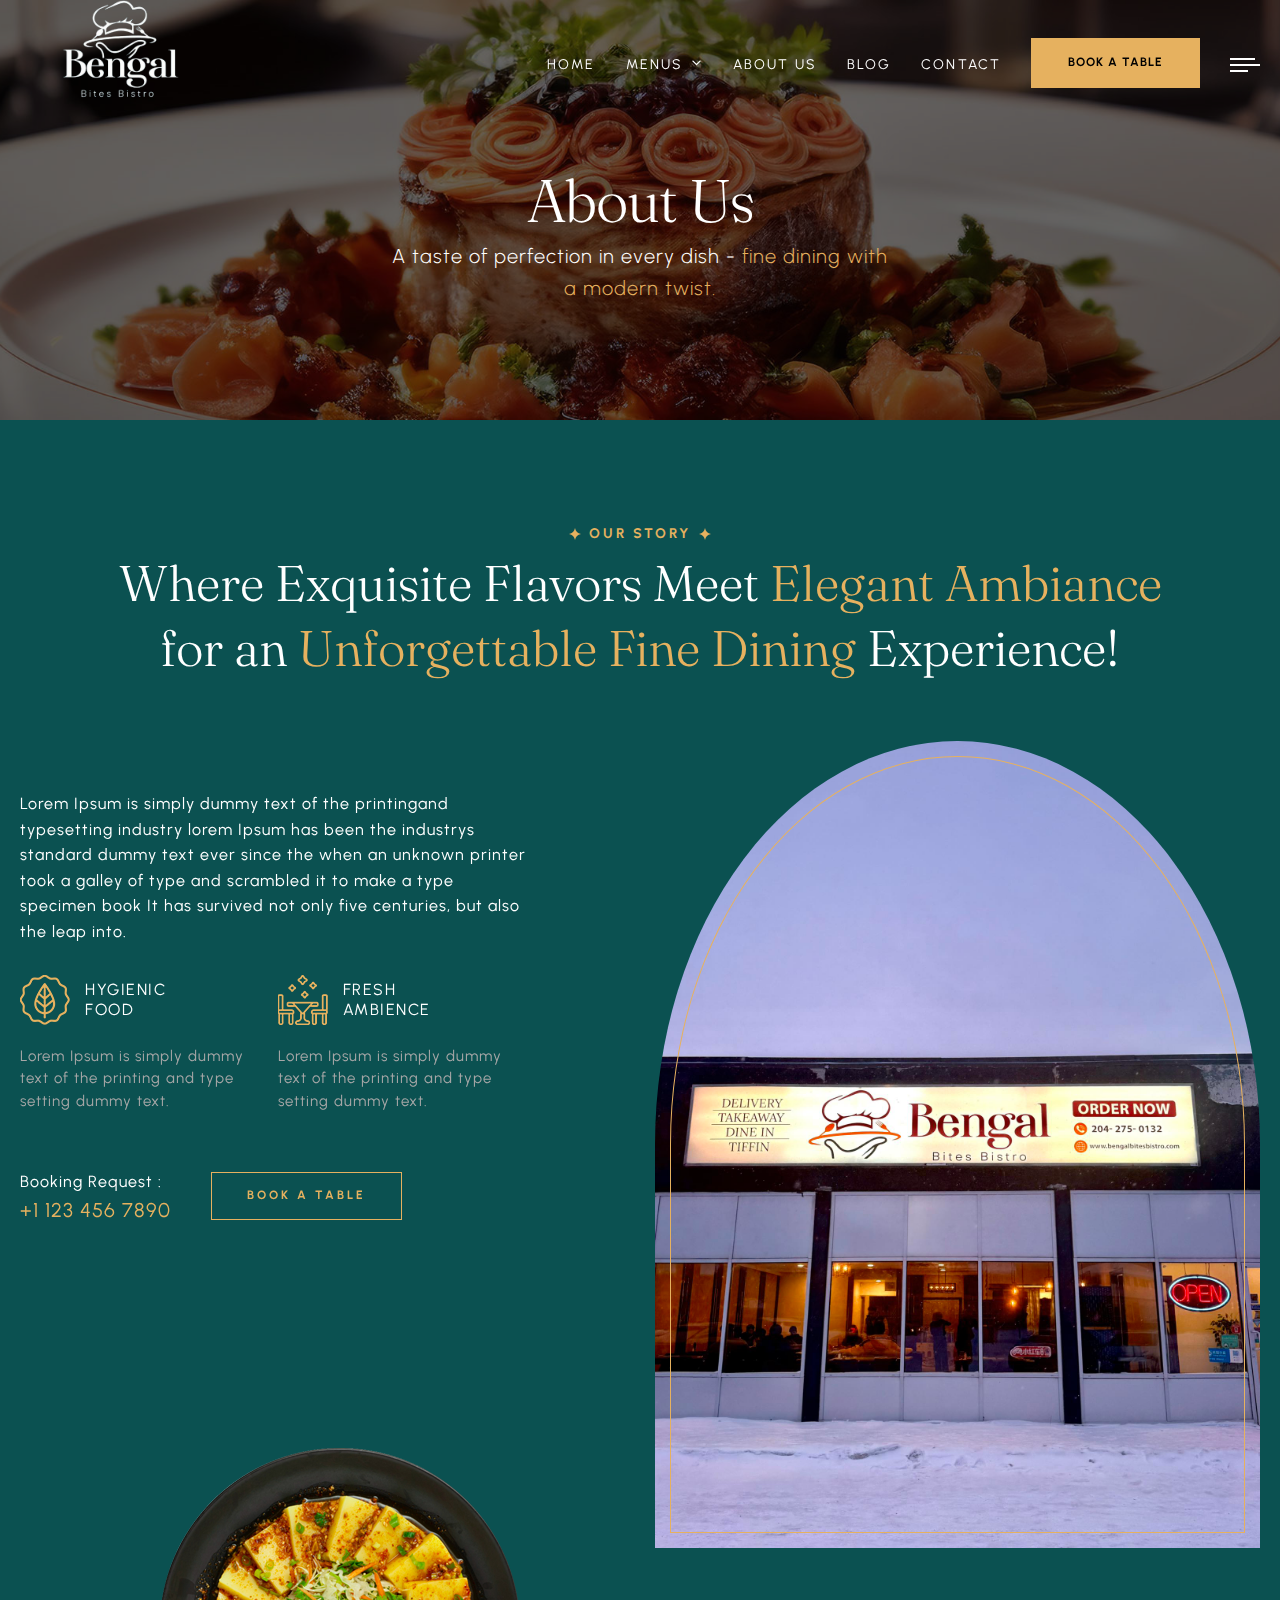
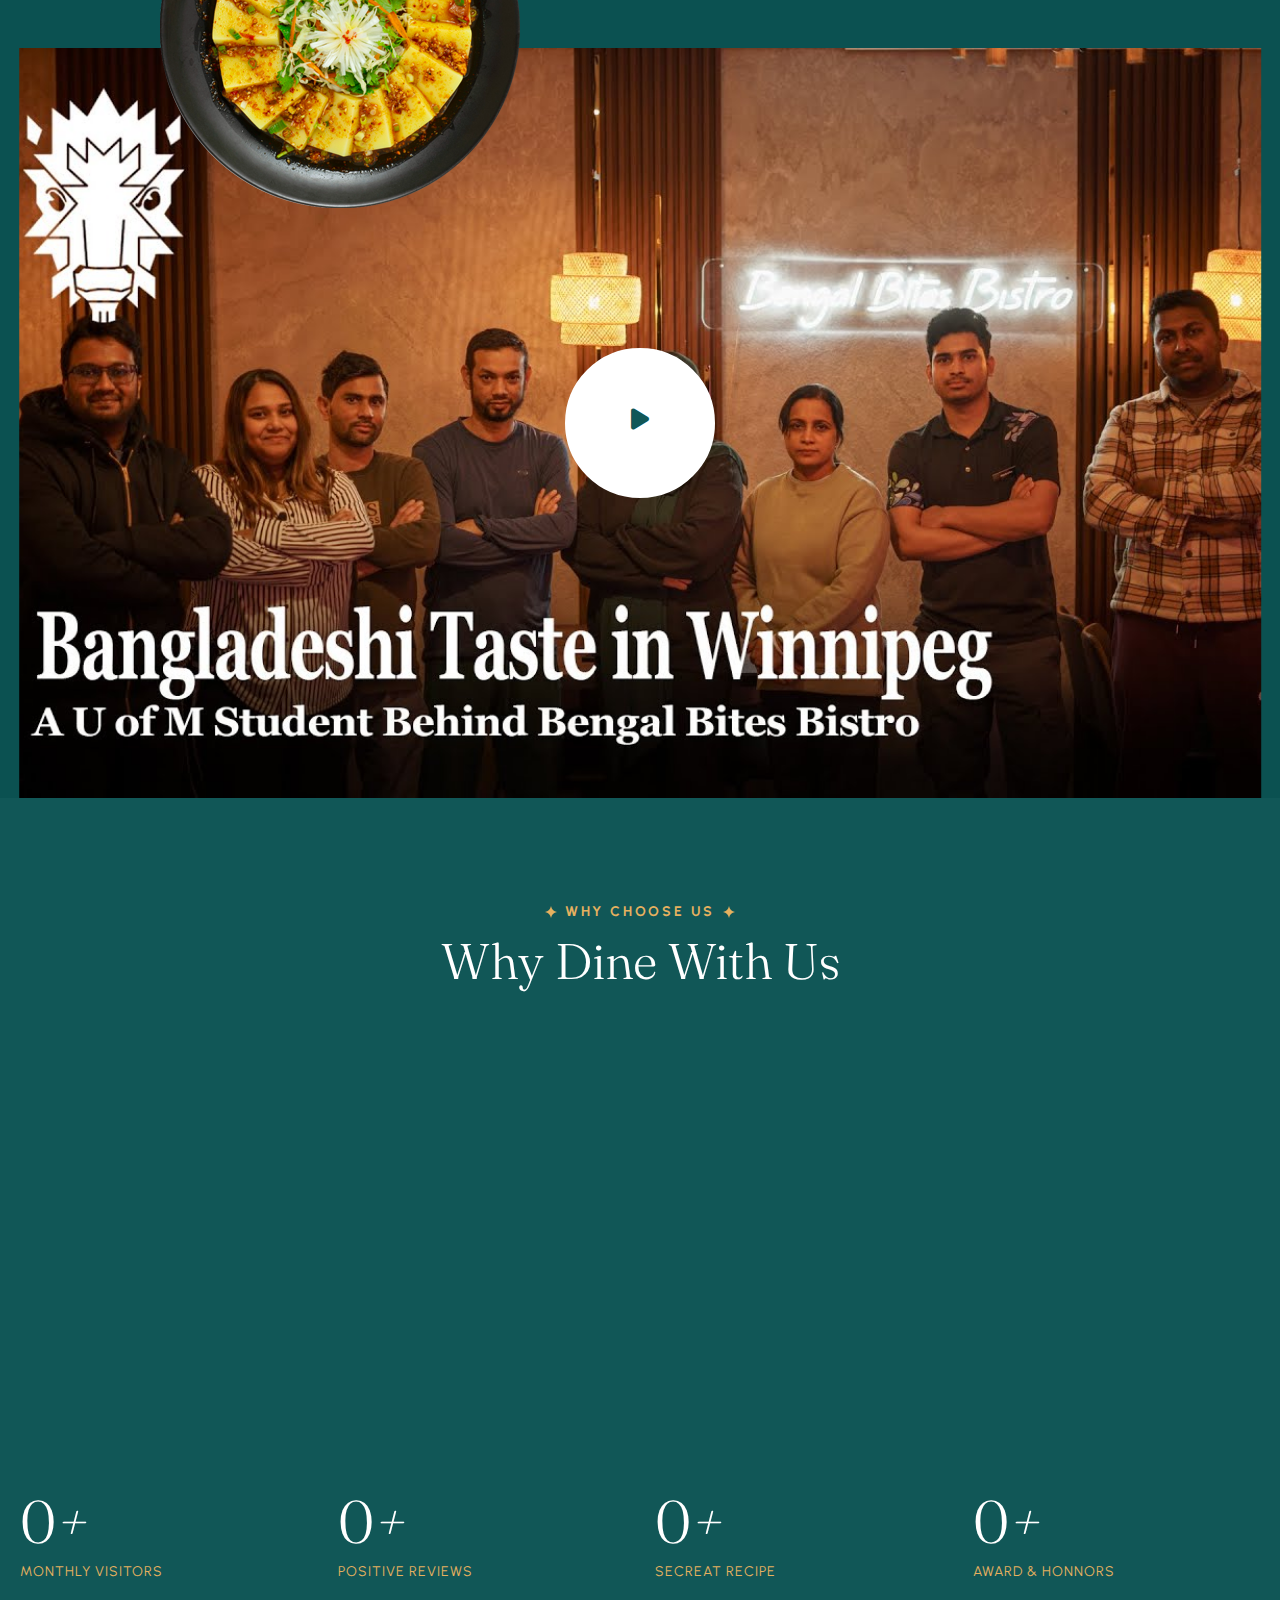
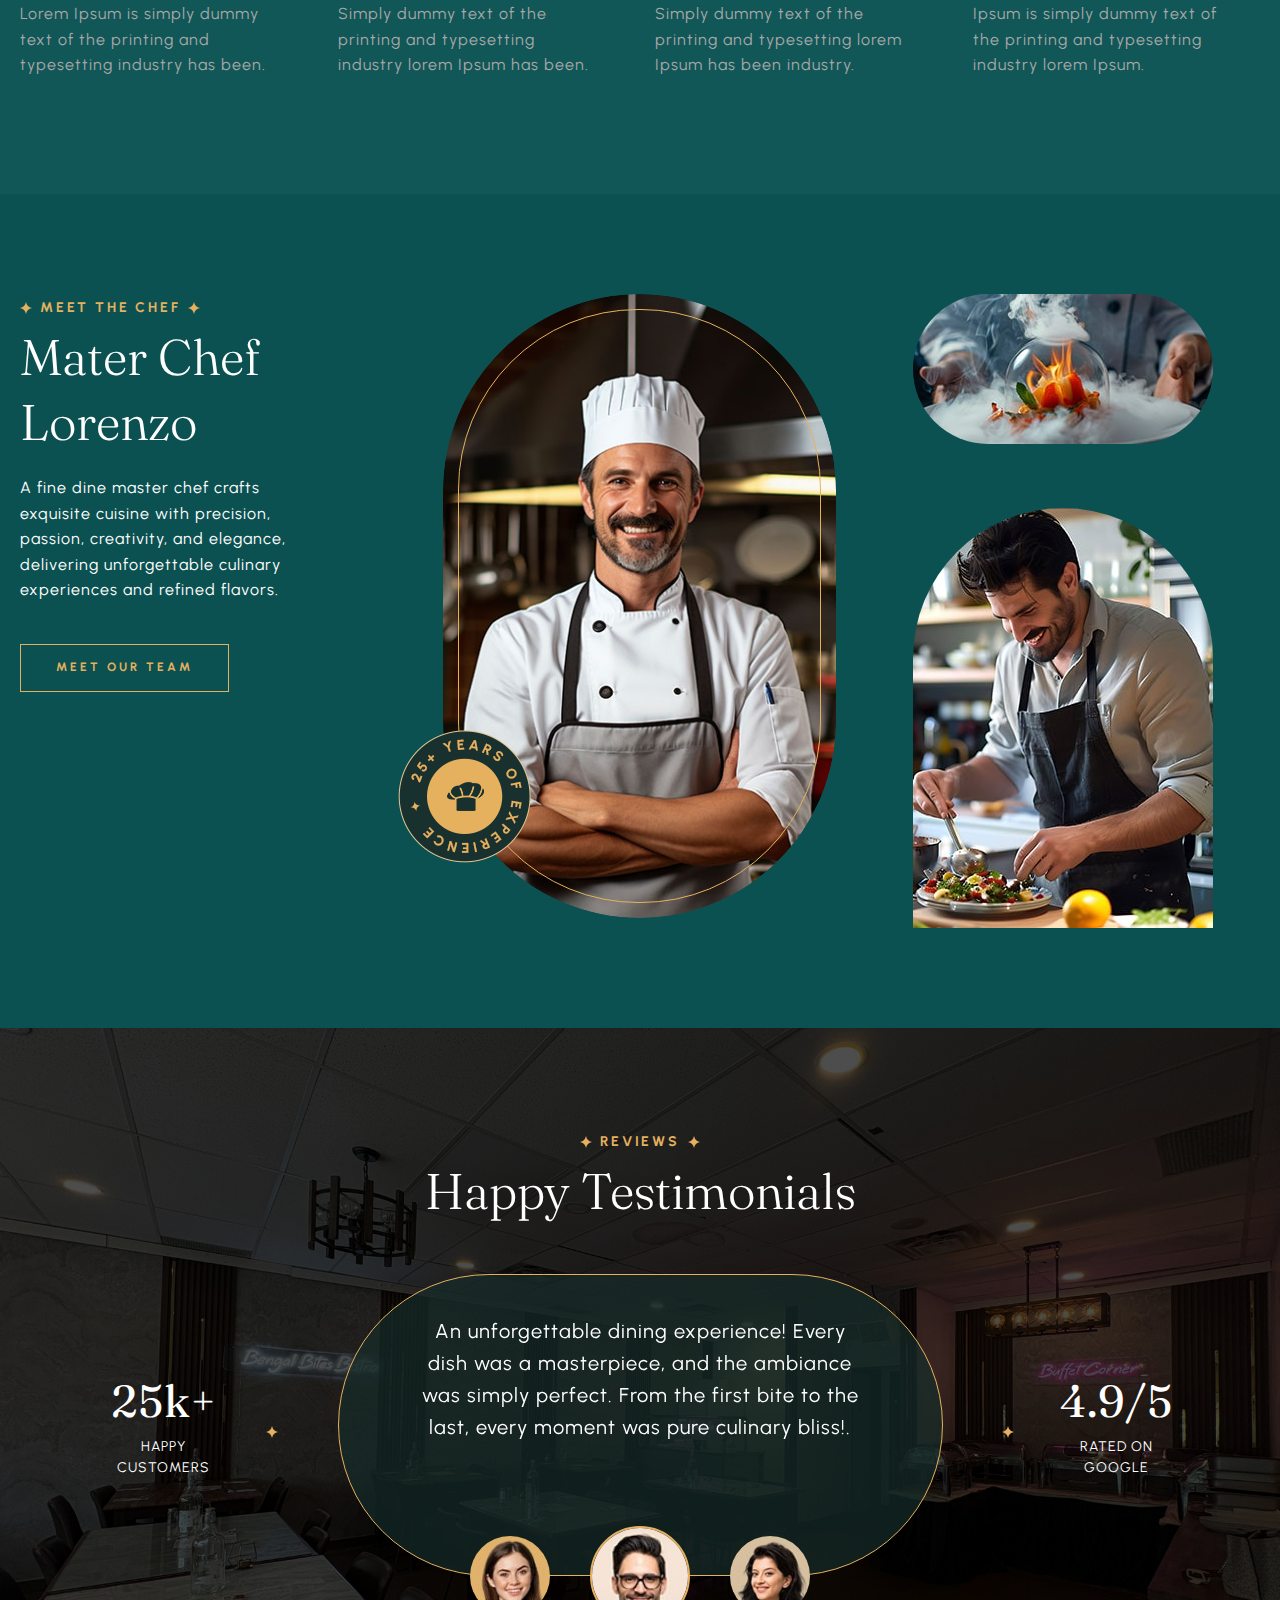
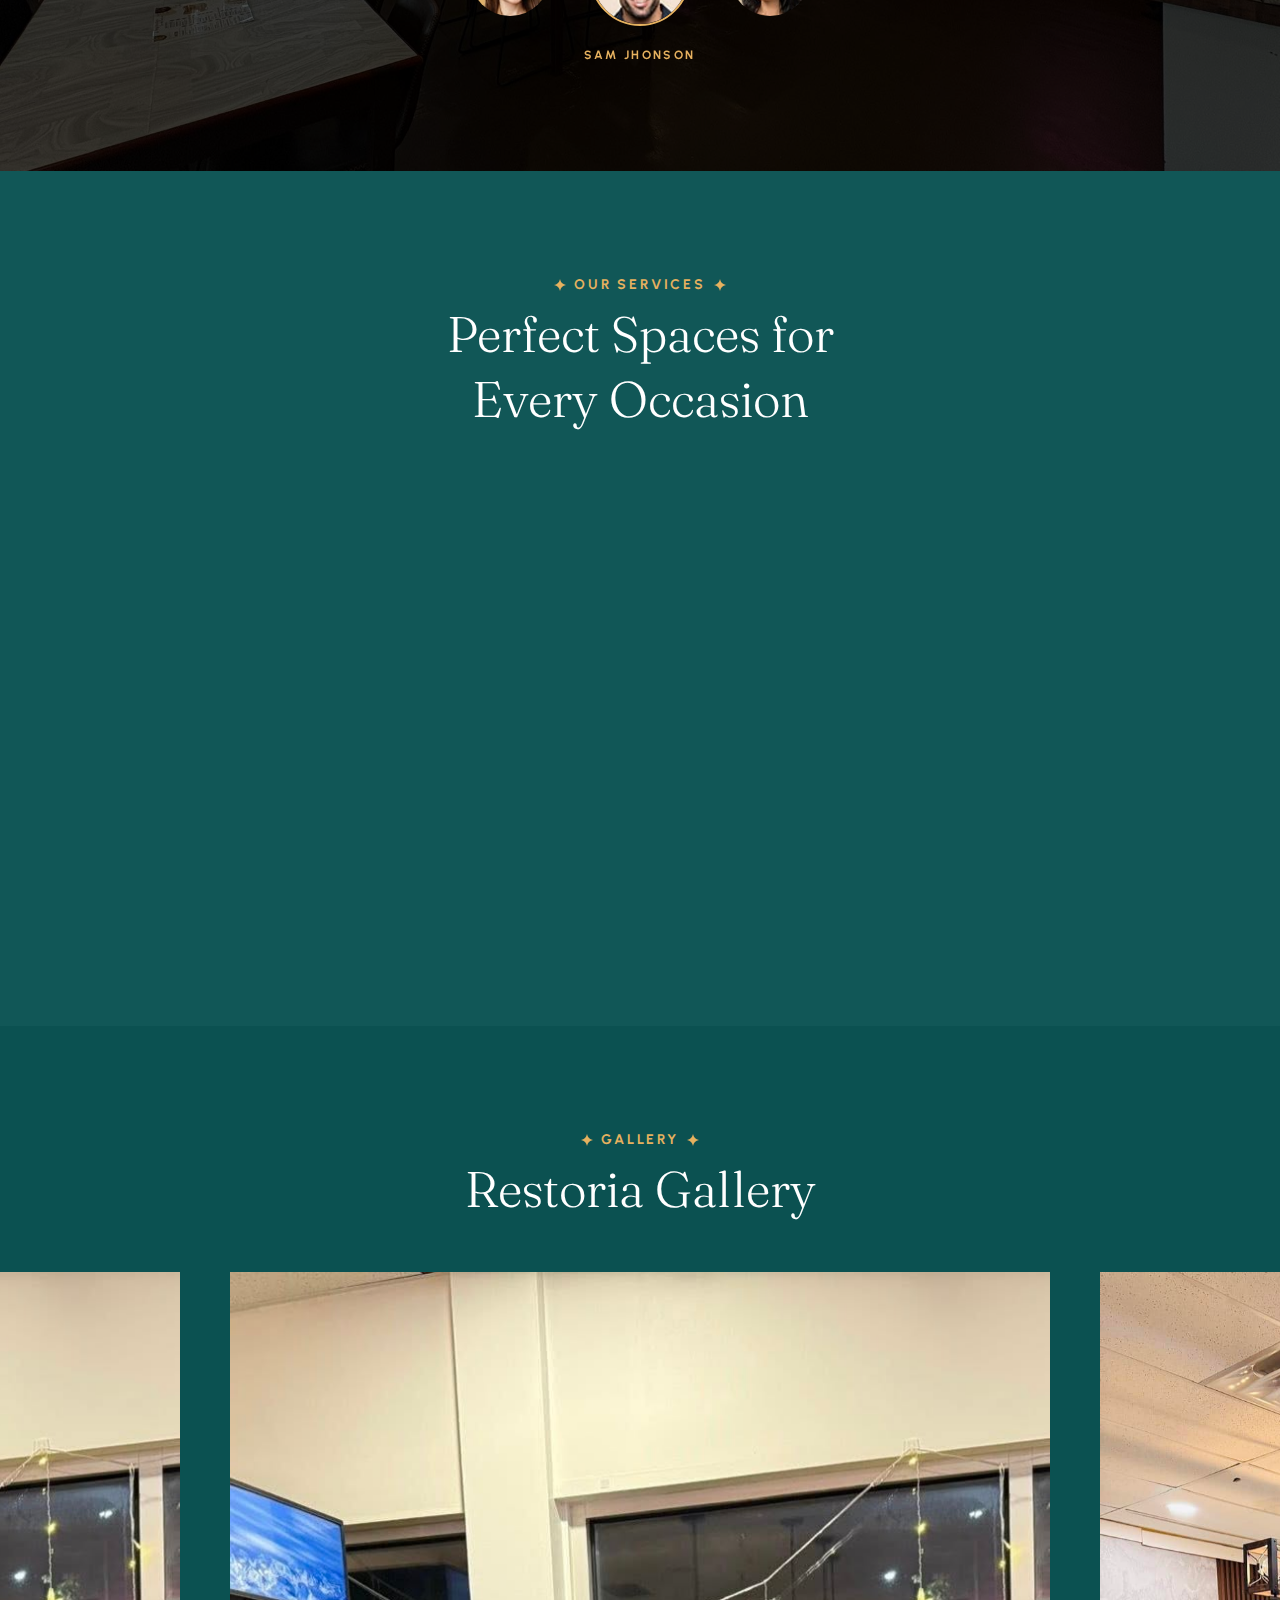
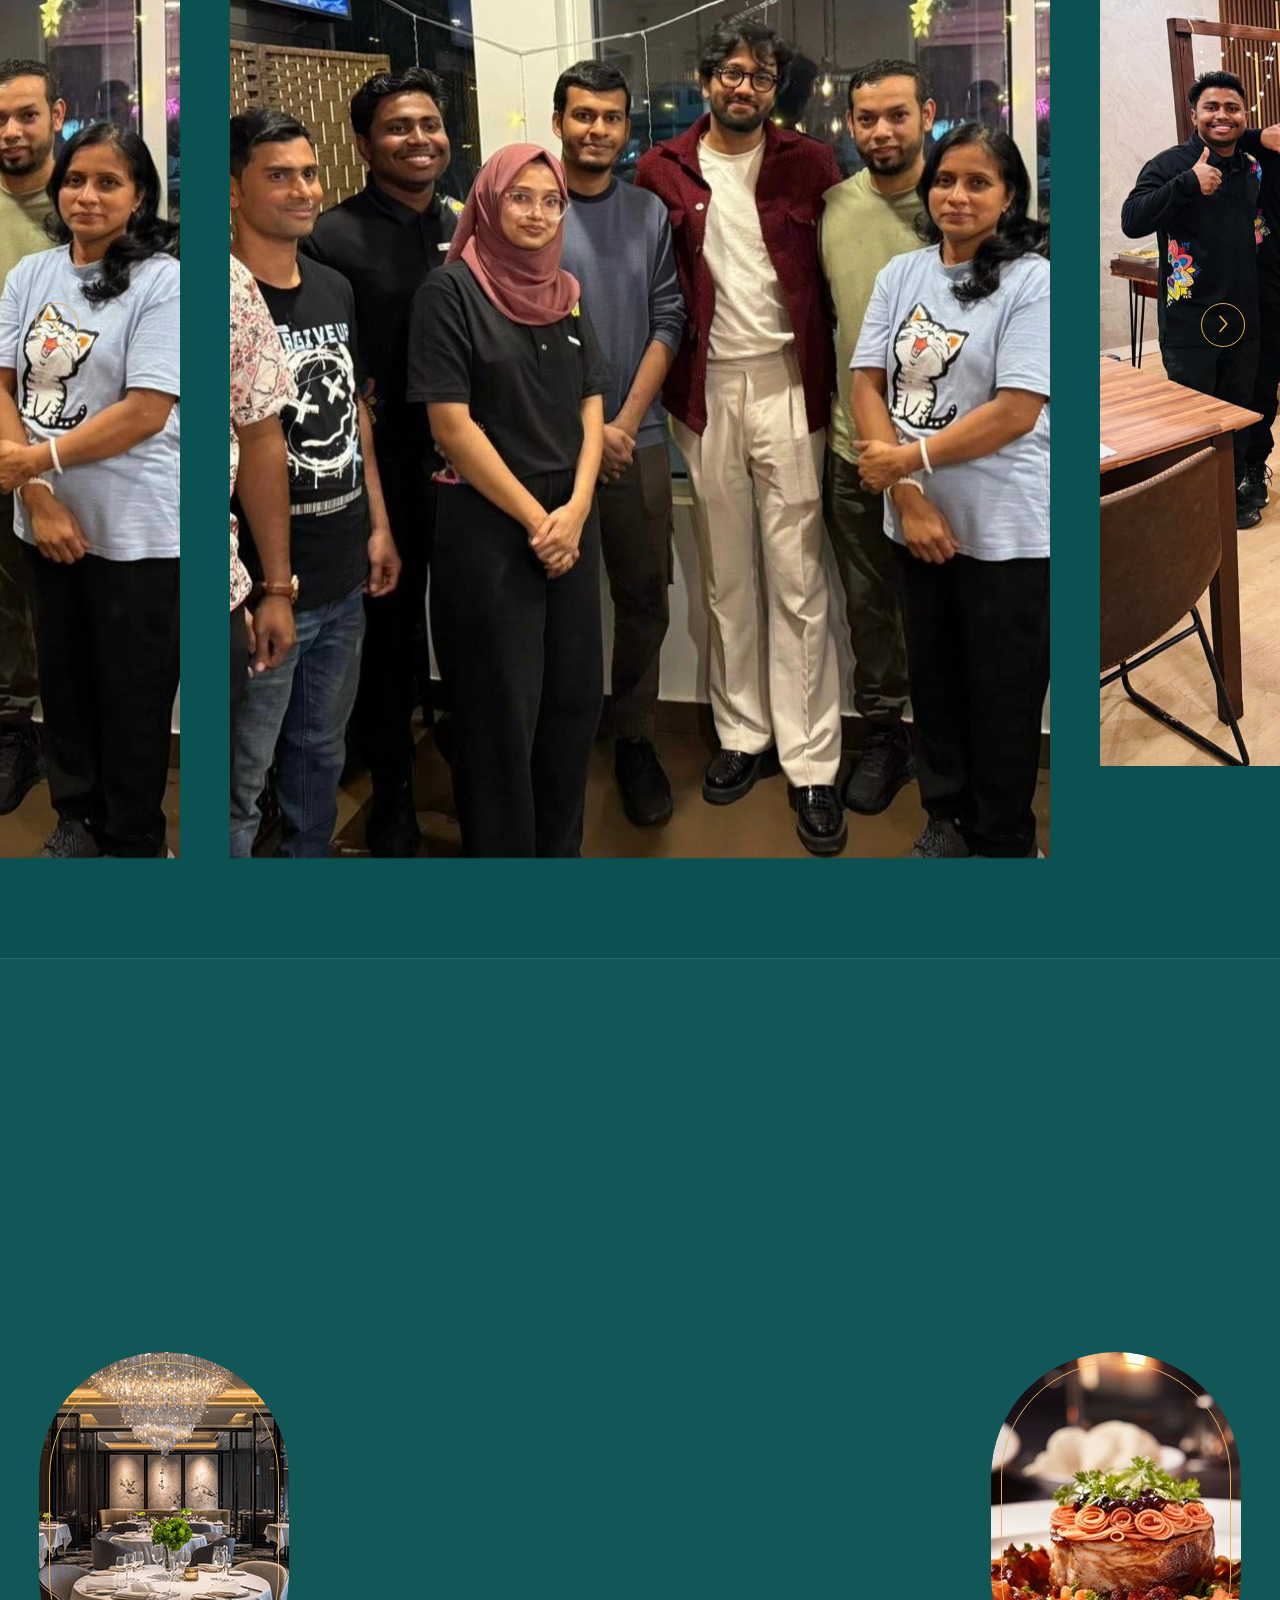
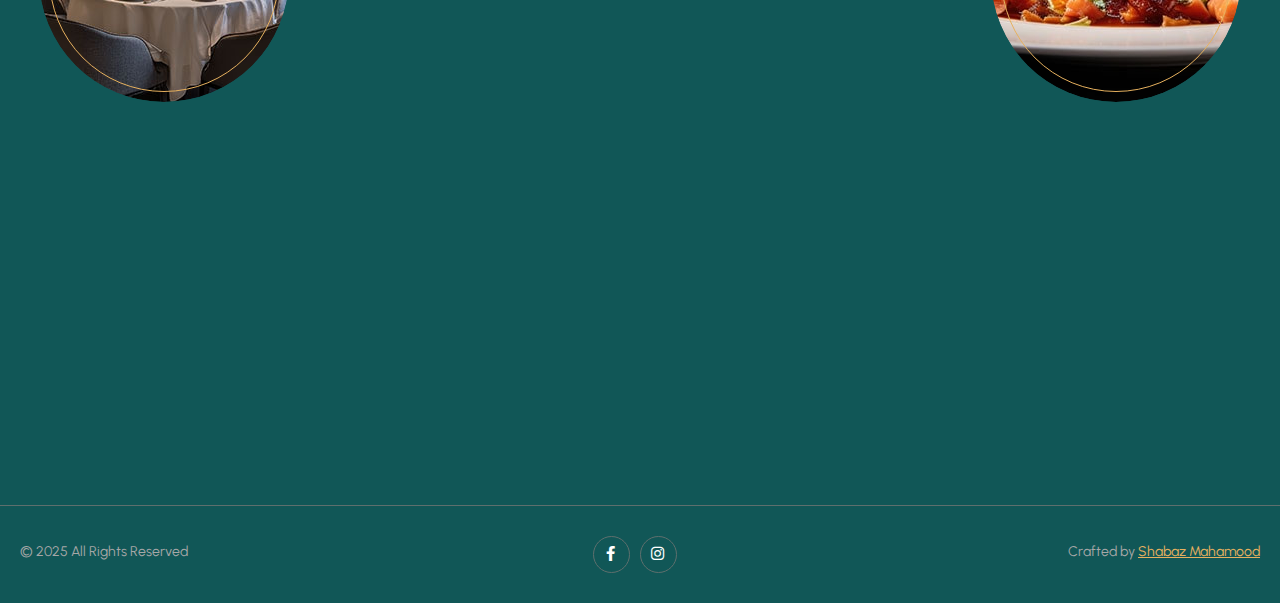
<file: about.html>
<!DOCTYPE html>
<html lang="en">

<head>
    <meta charset="utf-8">
    <title>Bengal Bites Bistro</title>
    <!-- Stylesheets -->
    <link href="css/bootstrap.css" rel="stylesheet">
    <link href="css/style.css" rel="stylesheet">
    <link rel="shortcut icon" href="images/favicon.png" type="image/x-icon">
    <link rel="icon" href="images/favicon.png" type="image/x-icon">
    <!-- Responsive -->
    <meta http-equiv="X-UA-Compatible" content="IE=edge">
    <meta name="viewport" content="width=device-width, initial-scale=1.0, maximum-scale=1.0, user-scalable=0">
    <link href="css/responsive.css" rel="stylesheet">

</head>

<body>
    <div class="page-wrapper">

        <!-- Preloader -->
        <div class="loader-wrap">
            <div class="preloader">
                <div class="preloader-close">x</div>
                <div id="handle-preloader" class="handle-preloader">
                    <div class="animation-preloader">
                        <div class="spinner"></div>
                        <div class="txt-loading">
                            <span data-text-preloader="B" class="letters-loading">
                            B
                        </span>
                            <span data-text-preloader="E" class="letters-loading">
                            E
                        </span>
                            <span data-text-preloader="N" class="letters-loading">
                            N
                        </span>
                            <span data-text-preloader="G" class="letters-loading">
                            G
                        </span>
                            <span data-text-preloader="A" class="letters-loading">
                            A
                        </span>
                            <span data-text-preloader="L" class="letters-loading">
                            L
                        </span>
                            <span data-text-preloader="B" class="letters-loading">
                            B
                        </span>
                            <span data-text-preloader="I" class="letters-loading">
                            I
                        </span>
                         <span data-text-preloader="T" class="letters-loading">
                            T
                        </span>
                            <span data-text-preloader="E" class="letters-loading">
                            E
                        </span>
                            <span data-text-preloader="S" class="letters-loading">
                            S
                        </span>
                            <span data-text-preloader="B" class="letters-loading">
                            B
                        </span>
                            <span data-text-preloader="I" class="letters-loading">
                            I
                        </span>
                            <span data-text-preloader="S" class="letters-loading">
                            S
                        </span>
                            <span data-text-preloader="T" class="letters-loading">
                            T
                        </span>
                            <span data-text-preloader="R" class="letters-loading">
                            R
                        </span>
                         <span data-text-preloader="O" class="letters-loading">
                             O
                        </span>
                        </div>
                    </div>
                </div>
            </div>
        </div>
        <!-- Preloader End -->

        <!-- Main Header-->
        <header class="main-header header-down">
            <div class="header-top">
                <div class="auto-container">
                    <div class="inner clearfix">
                        <div class="top-left clearfix">
                            <ul class="top-info clearfix">
                                <li><i class="icon far fa-map-marker-alt"></i> Unit-H, 230 Dalhousie Dr, Winnipeg, MB, Canada, Manitoba</li>
                                <li><i class="icon far fa-clock"></i> Daily : 8.00 am to 10.00 pm</li>
                            </ul>
                        </div>
                        <div class="top-right clearfix">
                            <ul class="top-info clearfix">
                                <li><a href="tel:+11234567890"><i class="icon far fa-phone"></i> +1 123 456 7890</a></li>
                                <li><a href="mailto:booking@restaurant.com"><i class="icon far fa-envelope"></i> booking@restaurant.com</a></li>
                            </ul>
                        </div>
                    </div>
                </div>
            </div>
            <!-- Header Upper -->
            <div class="header-upper">
                <div class="auto-container">
                    <!-- Main Box -->
                    <div class="main-box clearfix">
                        <!--Logo-->
                        <div class="logo-box">
                            <div class="logo"><a href="index.html" title=""><img src="./images/resturant-removebg-preview.png" alt="image" title="- Restaurants HTML Template "></a></div>
                        </div>

                        <div class="nav-box clearfix">
                            <!--Nav Outer-->
                            <div class="nav-outer clearfix">
                                <nav class="main-menu">
                                    <ul class="navigation clearfix">
                                        <li class=><a href="index.html">Home</a>
                                            <ul>

                                               
                                            </ul>
                                        </li>

                                        <li class="dropdown has-mega-menu"><a href="menu-list.html">Menus</a>
                                            <ul>
                                                <li>
                                                    <div class="mega-menu">
                                                        <div class="menu-inner">
                                                            <div class="auto-container">
                                                                <div class="row clearfix">
                                                                    <div class="menu-block col-lg-3 col-md-6 col-sm-6">
                                                                        <div class="image"><a href="menu-list-1.html"><img src="images/resource/menu-1-thumb.jpg" alt="image"></a></div>
                                                                        <div class="title"><a href="menu-list-1.html">Menu list 1</a></div>
                                                                    </div>
                                                                    <div class="menu-block col-lg-3 col-md-6 col-sm-6">
                                                                        <div class="image"><a href="menu-list-2.html"><img src="images/resource/menu-2-thumb.jpg" alt="image"></a></div>
                                                                        <div class="title"><a href="menu-list-2.html">Menu list 2</a></div>
                                                                    </div>
                                                                    <div class="menu-block col-lg-3 col-md-6 col-sm-6">
                                                                        <div class="image"><a href="menu-list-3.html"><img src="images/resource/menu-3-thumb.jpg" alt="image"></a></div>
                                                                        <div class="title"><a href="menu-list-3.html">Menu list 3</a></div>
                                                                    </div>
                                                                    <div class="menu-block col-lg-3 col-md-6 col-sm-6">
                                                                        <div class="image"><a href="menu-list-4.html"><img src="images/resource/menu-4-thumb.jpg" alt="image"></a></div>
                                                                        <div class="title"><a href="menu-list-4.html">Menu list 4</a></div>
                                                                    </div>
                                                                </div>
                                                            </div>
                                                        </div>
                                                    </div>
                                                </li>
                                            </ul>
                                        </li>
                                        <li><a href="about.html">About Us</a></li>
                                        <li><a href="blog-list.html">Blog</a></li>
                                        <li><a href="contact-us.html">Contact</a></li>

                                            </ul>
                                        </li>

                                    </ul>
                                </nav>
                                <!-- Main Menu End-->
                            </div>
                            <!--Nav Outer End-->

                            <div class="links-box clearfix">
                                <div class="link link-btn">
                                    <a href="book-table.html" class="theme-btn btn-style-one clearfix">
                                    <span class="btn-wrap">
                                        <span class="text-one">book a table</span>
                                        <span class="text-two">book a table</span>
                                    </span>
                                </a>
                                </div>
                                <div class="link info-toggler">
                                    <button class="info-btn">
                                    <span class="hamburger">
                                        <span class="top-bun"></span>
                                        <span class="meat"></span>
                                        <span class="bottom-bun"></span>
                                    </span>
                                </button>
                                </div>
                            </div>

                            <!-- Hidden Nav Toggler -->
                            <div class="nav-toggler">
                                <button class="hidden-bar-opener">
                                <span class="hamburger">
                                    <span class="top-bun"></span>
                                    <span class="meat"></span>
                                    <span class="bottom-bun"></span>
                                </span>
                            </button>
                            </div>

                        </div>

                    </div>
                </div>
            </div>
        </header>
        <!--End Main Header -->

        <!--Menu Backdrop-->
        <div class="menu-backdrop"></div>

        <!-- Hidden Navigation Bar -->
        <section class="hidden-bar">
            <!-- Hidden Bar Wrapper -->
            <div class="inner-box">
                <div class="cross-icon hidden-bar-closer"><span class="far fa-close"></span></div>
                <div class="logo-box"><a href="index.html" title="Restoria - Restaurants HTML Template"><img src="images/resource/sidebar-logo.png" alt="image" title="Restoria - Restaurants HTML Template"></a></div>

                <!-- .Side-menu -->
                <div class="side-menu">
                    <ul class="navigation clearfix">
                        <li class="dropdown"><a href="#">Home</a> </li>
                        <li class="dropdown"><a href="menu-list-1.html">Menus</a>
                            <ul>
                                <li><a href="menu-list-1.html">Menu List 1</a></li>
                                <li><a href="menu-list-2.html">Menu List 2</a></li>
                                <li><a href="menu-list-3.html">Menu List 3</a></li>
                                <li><a href="menu-list-4.html">Menu List 4</a></li>
                            </ul>
                        </li>
                        <li><a href="about.html">About Us</a></li>
                        <li><a href="blog.html">Blog </a></li>
                        <li><a href="contact-us.html">Contact</a></li>
                    </ul>
                                       
                       
                </div>
                <!-- /.Side-menu -->

            </div>
            <!-- / Hidden Bar Wrapper -->
        </section>
        <!-- / Hidden Bar -->

    <!-- Inner Banner Section -->
    <section class="inner-banner">
        <div class="image-layer" style="background-image: url(images/background/banner-image-1.jpg);"></div>
        <div class="auto-container">
            <div class="inner">
                <h1>About Us</h1>
                <div class="sub_text"> <p> A taste of perfection in every dish - <span class="primary-color"> fine dining with a modern twist.</span></p> </div>
            </div>
        </div>
    </section>
    <!--End Banner Section -->

    <!--Story Section-->
    <section class="story-section section-kt">
        <div class="auto-container">
            <div class="title-box centered">
                <div class="subtitle"><span>our story</span></div>

                <h2>Where Exquisite Flavors Meet <span class="theme_color">Elegant Ambiance</span> for an <span class="theme_color">Unforgettable Fine Dining </span> Experience!</h2>
            </div>
            <div class="row clearfix">
                <!--Col-->
                <div class="text-col col-xl-6 col-lg-6 col-md-12 col-sm-12">
                    <div class="inner wow fadeInLeft" data-wow-duration="1500ms" data-wow-delay="0ms">

                        <div class="text"> Lorem Ipsum is simply dummy text of the printingand typesetting industry lorem Ipsum has been the industrys standard dummy text ever since the when an unknown printer took a galley of type and scrambled it to make a type specimen book It has survived not only five centuries, but also the leap into.</div>

                        <div class="feature-info">

                            <div class="feature-info-box">
                                <div class="feature-title">
                                    <img src="images/resource/hygienic.png" alt="image">
                                    <h6>Hygienic <br> Food </h6>
                                </div>
                                <div class="infotext"> Lorem Ipsum is simply dummy text of the printing and type setting dummy text.</div>
                            </div>

                            <div class="feature-info-box">
                                <div class="feature-title">
                                    <img src="images/resource/ambiance.png" alt="image">
                                    <h6>fresh <br> Ambience </h6>
                                </div>
                                <div class="infotext"> Lorem Ipsum is simply dummy text of the printing and type setting dummy text.</div>
                            </div>

                        </div>

                        <div class="booking-info">
                            <div class="bk-title">Booking Request : <br>
                            <a class="bk-no" href="tel:+1 123 456 7890">+1 123 456 7890</a></div>
                            
                            <div class="link-box">
                                <a href="about.html" class="theme-btn btn-style-two clearfix">
                                    <span class="btn-wrap">
                                        <span class="text-one">book a table</span>
                                        <span class="text-two">book a table</span>
                                    </span>
                                </a>
                            </div>
                            
                        </div>
                    </div>
                </div>
                <!--Col-->
                <div class="image-col col-xl-6 col-lg-6 col-md-12 col-sm-12">
                    <div class="inner wow fadeInRight" data-wow-duration="1500ms" data-wow-delay="0ms">
                        <div class="images parallax-scene-1">
                            <div class="image" data-depth="0.15"><img src="images/resource/about-4.jpg" alt="image"></div>
                        </div>
                    </div>
                </div>

            </div>
        </div>
    </section>

    <!--Intro Section-->
    <section class="intro-section ">
        <div class="intro-anim-image"><img src="images/resource/abt_dish.png" alt="image"></div>
        <div class="image-layer" style="background-image: url(images/background/video_bg.jpg);"></div>
        <div class="auto-container">
            <div class="content-box">
                <div class="play-btn"><a href="https://youtu.be/XnXYMni_efs?si=OPEuTibOo-a292Tz" class="lightbox-image theme-btn"><span class="icon fa-sharp-duotone fa-solid fa-play"><i class="ripple"></i></span></a></div>
            </div>
        </div>
    </section>

    <!--Why Us Section-->
    <section class="why-us-two section-kt">
        <div class="auto-container">
            <div class="title-box centered">
                <div class="subtitle"><span>why choose us</span></div>
                <h2>Why Dine With Us</h2>
            </div>
            <div class="row clearfix">
                <!--Block-->
                <div class="why-block-two col-xl-3 col-lg-3 col-md-6 col-sm-6 col-xs-12">
                    <div class="inner-box wow fadeInUp" data-wow-duration="1500ms" data-wow-delay="0ms">
                        <div class="image-box"><img src="images/resource/why1.jpg" alt=""></div>
                        <div class="over-box">
                            <h6>skilled chef</h6>
                        </div>
                    </div>
                </div>

                <!--Block-->
                <div class="why-block-two col-xl-3 col-lg-3 col-md-6 col-sm-6 col-xs-12">
                    <div class="inner-box wow fadeInUp" data-wow-duration="1500ms" data-wow-delay="300ms">
                        <div class="image-box"><img src="images/resource/why2.jpg" alt=""></div>
                        <div class="over-box">
                            <h6>hygienic food</h6>
                        </div>
                    </div>
                </div>

                <!--Block-->
                <div class="why-block-two col-xl-3 col-lg-3 col-md-6 col-sm-6 col-xs-12">
                    <div class="inner-box wow fadeInUp" data-wow-duration="1500ms" data-wow-delay="600ms">
                        <div class="image-box"><img src="images/resource/why3.jpg" alt=""></div>
                        <div class="over-box">
                            <h6>Fresh ambience</h6>
                        </div>
                    </div>
                </div>

                <!--Block-->
                <div class="why-block-two col-xl-3 col-lg-3 col-md-6 col-sm-6 col-xs-12">
                    <div class="inner-box wow fadeInUp" data-wow-duration="1500ms" data-wow-delay="900ms">
                        <div class="image-box"><img src="images/resource/why4.jpg" alt=""></div>
                        <div class="over-box">
                            <h6>secreat recipe</h6>
                        </div>
                    </div>
                </div>

            </div>

            <div class="fact-counter">
                <div class="row clearfix">
                    <div class="fact-block col-lg-3 col-md-6 col-sm-6 col-xs-12">
                        <div class="inner clearfix">
                            <div class="fact-count"><div class="count-box"><span class="count-text" data-stop="60" data-speed="2000">0</span><i>+</i></div></div>
                            <div class="fact-title">monthly visitors</div>
                            <p> Lorem Ipsum is simply dummy text of the printing and typesetting industry has been. </p>
                        </div>
                    </div>
                    <div class="fact-block col-lg-3 col-md-6 col-sm-6 col-xs-12">
                        <div class="inner clearfix">
                            <div class="fact-count"><div class="count-box"><span class="count-text" data-stop="22" data-speed="1500">0</span><i>+</i></div></div>
                            <div class="fact-title">positive reviews</div>
                            <p> Simply dummy text of the printing and typesetting industry lorem Ipsum has been. </p>
                        </div>
                    </div>
                    <div class="fact-block col-lg-3 col-md-6 col-sm-6 col-xs-12">
                        <div class="inner clearfix">
                            <div class="fact-count"><div class="count-box"><span class="count-text" data-stop="135" data-speed="1000">0</span><i>+</i></div></div>
                            <div class="fact-title">secreat recipe</div>
                            <p> Simply dummy text of the printing and typesetting lorem Ipsum has been industry. </p>
                        </div>
                    </div>
                    <div class="fact-block col-lg-3 col-md-6 col-sm-6 col-xs-12">
                        <div class="inner clearfix">
                            <div class="fact-count"><div class="count-box"><span class="count-text" data-stop="10" data-speed="1000">0</span><i>+</i></div></div>
                            <div class="fact-title">award & honnors</div>
                            <p> Ipsum is simply dummy text of the printing and typesetting industry lorem Ipsum. </p>
                        </div>
                    </div>
                </div>
            </div>
        </div>
    </section>

    <!--chef Section 1-->
    <section class="chef-section-1 section-kt">
        <div class="auto-container">

            <div class="row clearfix">
                <!--Block-->
                <div class="col-xl-4 col-lg-4 col-md-6 col-sm-12">
                    <div class="title-box">
                        <div class="subtitle"><span>meet the chef</span></div>
                        <h2>Mater Chef Lorenzo</h2>
                        <p> A fine dine master chef crafts exquisite cuisine with precision, passion, creativity, and elegance, delivering unforgettable culinary experiences and refined flavors.</p>
                        <div class="link-box">
                            <a href="about.html" class="theme-btn btn-style-two clearfix">
                                <span class="btn-wrap">
                                    <span class="text-one">meet our team</span>
                                    <span class="text-two">meet our team</span>
                                </span>
                            </a>
                        </div>
                    </div>
                </div>

                <!--Block-->
                <div class="col-xl-4 col-lg-4 col-md-6 col-sm-12 ">
                    <div class="chef-image image1 parallax-scene-2 " >
                        <img data-depth="0.15" src="images/resource/mainchef1.jpg" alt="image">
                    </div>
                    <div class="round-stamp">
                        <img data-depth="0.50" class="stamp_icon" src="images/resource/chefcap.png" alt="image">
                    </div>
                </div>

                <!--Block-->
                <div class="col-xl-4 col-lg-4 col-md-6 col-sm-12">
                    <div class="chef-image image2 parallax-scene-3">
                        <img data-depth="0.50" src="images/resource/mainchef2.jpg" alt="image">
                    </div>
                    <div class="chef-image image3 parallax-scene-4">
                        <img data-depth="0.50" src="images/resource/mainchef3.jpg" alt="image">
                    </div>
                </div>


            </div>

        </div>
    </section>

    <!--Testimonials Section-->
    <section class="testimonials-section section-kt">
        <div class="image-layer" style="background-image: url(images/resource/about-6.jpg);"></div>
        <div class="auto-container">
            <div class="title-box centered">
                <div class="subtitle"><span>Reviews</span></div>
                <h2>Happy Testimonials</h2>
            </div>

            <div class="row clearfix align-items-center">

                <div class="state-col col-xl-3 col-lg-2 col-md-6 col-sm-6 col-xs-12 order-2 order-lg-1">
                    <div class="value">25k+</div>
                    <div class="label">happy <br> customers</div>
                </div>

                <div class="carousel-col col-xl-6 col-lg-8 col-md-12 col-sm-12 order-1 order-lg-2">
                    <div class="carousel-box">
                        <div class="testi-top owl-theme owl-carousel">
                            <div class="slide-item">
                                <div class="slide-content">
                                    <div class="text quote-text">An unforgettable dining experience! Every dish was a masterpiece, and the ambiance was simply perfect. From the first bite to the last, every moment was pure culinary bliss!.</div>
                                </div>
                            </div>
                            <div class="slide-item">
                                <div class="slide-content">
                                    <div class="text quote-text">An extraordinary dining journey! The flavors were rich, the presentation stunning, and the atmosphere just right. Each bite felt like art on a plate. Truly a must-try experience! </div>
                                </div>
                            </div>
                            <div class="slide-item">
                                <div class="slide-content">
                                    <div class="text quote-text">Every dish was bursting with flavor and creativity! The ambiance set the mood perfectly. From start to finish, it was a delightful culinary adventure. the presentation stunning!</div>
                                </div>
                            </div>
                            <div class="slide-item">
                                <div class="slide-content">
                                    <div class="text quote-text">Such a memorable meal! The food was divine, beautifully plated, and the setting was cozy and elegant and delicious. A true gem for food lovers. We’ll definitely be back for more!</div>
                                </div>
                            </div>
                            <div class="slide-item">
                                <div class="slide-content">
                                    <div class="text quote-text">A delightful feast for all the senses! The food was sensational, and the ambiance added charm to the evening. Each course impressed us. A dining experience worth repeating again.</div>
                                </div>
                            </div>
                            <div class="slide-item">
                                <div class="slide-content">
                                    <div class="text quote-text">From the warm welcome to the last bite, everything was flawless. The dishes were exceptional, the vibe was perfect, and the service was top-notch. An absolute culinary!</div>
                                </div>
                            </div>
                        </div>

                        <div class="thumbs-carousel-box">
                            <div class="testi-thumbs owl-theme owl-carousel">
                                <div class="slide-item">
                                    <div class="image"><img src="images/resource/author-thumb-1.jpg"  alt="image"></div>
                                    <div class="auth-title">Sam Jhonson</div>
                                </div>
                                <div class="slide-item">
                                    <div class="image"><img src="images/resource/author-thumb-2.jpg"  alt="image"></div>
                                    <div class="auth-title">Ian Botham</div>
                                </div>
                                <div class="slide-item">
                                    <div class="image"><img src="images/resource/author-thumb-3.jpg"  alt="image"></div>
                                    <div class="auth-title">Dan Bitson</div>
                                </div>
                                <div class="slide-item">
                                    <div class="image"><img src="images/resource/author-thumb-1.jpg"  alt="image"></div>
                                    <div class="auth-title">Sam Jhonson</div>
                                </div>
                                <div class="slide-item">
                                    <div class="image"><img src="images/resource/author-thumb-2.jpg"  alt="image"></div>
                                    <div class="auth-title">Ian Botham</div>
                                </div>
                                <div class="slide-item">
                                    <div class="image"><img src="images/resource/author-thumb-3.jpg"  alt="image"></div>
                                    <div class="auth-title">Dan Bitson</div>
                                </div>
                            </div>
                        </div>
                    </div>
                </div>

                <div class="rating-col col-xl-3 col-lg-2 col-md-6 col-sm-6 col-xs-12 order-3 order-lg-3">
                    <div class="value">4.9/5</div>
                    <div class="label">rated on <br> google</div>
                </div>
            </div>

        </div>
    </section>

    <!--Services Section-->
    <section class="services-section section-kt">
        <div class="auto-container">
            <div class="title-box centered">
                <div class="subtitle"><span>our services</span></div>
                <h2>Perfect Spaces for <br> Every Occasion</h2>
            </div>
            <div class="row clearfix">
                <div class="s-col col-lg-4 col-md-6 col-sm-12">
                    <div class="inner wow fadeInLeft" data-wow-duration="1500ms" data-wow-delay="0ms">
                        <div class="s-block alternate">
                            <div class="inner">
                                <div class="icon-box"><img src="images/resource/s-icon-1.png" alt="image" title=""></div>
                                <h6>party & <br> celebrations</h6>
                                <div class="text">Lorem Ipsum is simply dummy text of the printing and typesetting industry lorem Ipsum has been the industrys.</div>
                            </div>
                        </div>
                        <div class="s-block alternate">
                            <div class="inner">
                                <div class="icon-box"><img src="images/resource/s-icon-2.png" alt="image" title=""></div>
                                <h6>luxury <br> Fine Dining</h6>
                                <div class="text">Simply dummy text of the printing and typesetting industry lorem Ipsum has been the industrys lorem Ipsum is.</div>
                            </div>
                        </div>
                    </div>
                </div>
                <div class="s-col last col-lg-4 col-md-6 col-sm-12">
                    <div class="inner wow fadeInRight" data-wow-duration="1500ms" data-wow-delay="0ms">
                        <div class="s-block ">
                            <div class="inner">
                                <div class="icon-box"><img src="images/resource/s-icon-3.png" alt="image" title=""></div>
                                <h6>banquet <br> hall</h6>
                                <div class="text">Printing and typeset industry lorem Ipsum has been lorem Ipsum is simply dummy typeset industry lorem Ipsum has been.</div>
                            </div>
                        </div>
                        <div class="s-block ">
                            <div class="inner">
                                <div class="icon-box"><img src="images/resource/s-icon-4.png" alt="image" title=""></div>
                                <h6>outdoor <br> catering</h6>
                                <div class="text">Lorem Ipsum is simply dummy text of the printing and typesetting industry lorem Ipsum has been the industrys.</div>
                            </div>
                        </div>
                    </div>
                </div>
                <div class="image-col col-lg-4 col-md-12 col-sm-12">
                    <div class="inner wow fadeInUp" data-wow-duration="1500ms" data-wow-delay="0ms">
                        <div class="image-box"><img src="images/resource/service-image.png" alt="image" title=""></div>
                    </div>
                </div>
            </div>
        </div>
    </section>

    <!--Gallery Section-->
    <section class="image-gallery section-kt">
        <div class="carousel-box">
            <div class="auto-container">
                <div class="title-box centered">
                    <div class="subtitle"><span>Gallery</span></div>
                    <h2>Restoria Gallery</h2>
                </div>

                <div class="image-gallery-slider owl-theme owl-carousel">
                    <!--Slide Item-->
                    <div class="gallery-block">
                        <div class="image"><a href="images/gallery/about7.jpg" class="lightbox-image" data-fancybox="gallery"><img src="images/gallery/about7.jpg" alt="image"></a></div>
                    </div>

                    <!--Slide Item-->
                    <div class="gallery-block">
                        <div class="image"><a href="images/gallery/about3.jpg" class="lightbox-image" data-fancybox="gallery"><img src="images/gallery/about3.jpg" alt="image"></a></div>
                    </div>

                    <!--Slide Item-->
                    <div class="gallery-block">
                        <div class="image"><a href="images/gallery/about7.jpg" class="lightbox-image" data-fancybox="gallery"><img src="images/gallery/about7.jpg" alt="image"></a></div>
                    </div>

                    <!--Slide Item-->
                    <div class="gallery-block">
                        <div class="image"><a href="images/gallery/about7.jpg" class="lightbox-image" data-fancybox="gallery"><img src="images/gallery/about7.jpg" alt="image"></a></div>
                    </div>

                    <!--Slide Item-->
                    <div class="gallery-block">
                        <div class="image"><a href="images/gallery/about8.jpg" class="lightbox-image" data-fancybox="gallery"><img src="images/gallery/about8.jpg" alt="image"></a></div>
                    </div>

                    <!--Slide Item-->
                    <div class="gallery-block">
                        <div class="image"><a href="images/gallery/about7.jpg" class="lightbox-image" data-fancybox="gallery"><img src="images/gallery/about7.jpg" alt="image"></a></div>
                    </div>

                </div>
            </div>
        </div>
    </section>

     <!--Main Footer-->
        <footer class="main-footer">
            <div class="upper-section section-kt">
                <div class="auto-container">
                    <div class="row clearfix">
                        <!--Footer Col-->
                        <div class="footer-col info-col col-lg-6 col-md-12 col-sm-12">
                            <div class="inner wow fadeInUp" data-wow-delay="0ms" data-wow-duration="1500ms">
                                <div class="content">
                                    <div class="logo"><a href="index.html" title="Unit-H, 230 Dalhousie Dr, Winnipeg, MB, Canada, Manitoba"><img src="./images/resturant-removebg-preview.png" alt="image" title="Restoria - Restaurants HTML Template"></a></div>
                                    <div class="info">
                                        <h6>visit us </h6>
                                        <ul>
                                            <li>Unit-H, 230 Dalhousie Dr, Winnipeg, MB, Canada, Manitoba</li>
                                            <li>Daily - 11.00 am to 11.00 pm</li>
                                            <li><a href="mailto:bbbistro22@gmail.com">bbbistro22@gmail.com</a></li>
                                            <li><a href="tel:+1 204-275-0132">Booking Request :+1 204-275-0132</a></li>

                                        </ul>
                                    </div>
                                    <div class="separator"><span> </span> </div>
                                    <div class="newsletter">
                                        <h4>Our Newsletter</h4>
                                        <div class="text">Subscribe us & Get 25% Off. Get latest updates.</div>
                                        <div class="newsletter-form">
                                            <form method="post" action="index.html">
                                                <div class="form-group">
                                                    <span class="alt-icon far fa-envelope"></span>
                                                    <input type="email" name="email" value="" placeholder="Your email" required>
                                                    <button type="submit" class="theme-btn btn-style-one clearfix">
                                                    <span class="btn-wrap">
                                                        <span class="text-one">subscribe</span>
                                                        <span class="text-two">subscribe</span>
                                                    </span>
                                                </button>
                                                </div>
                                            </form>
                                        </div>
                                    </div>
                                </div>
                            </div>
                        </div>
                        <!--Footer Col-->
                        <div class="footer-col footer-image-col col-lg-3 col-md-6 col-sm-12">
                            <div class="footer-image">
                                <img src="images/resource/footer-img-1.jpg" alt="image">
                            </div>
                        </div>
                        <!--Footer Col-->
                        <div class="footer-col footer-image-col last col-lg-3 col-md-6 col-sm-12">
                            <div class="footer-image">
                                <img src="images/resource/footer-img-2.jpg" alt="image">
                            </div>
                        </div>
                    </div>
                </div>
            </div>

            <!-- last footer -->
            <div class="bottom_footer">
                <!-- container start -->
                <div class="auto-container">
                    <!-- row start -->
                    <div class="row clearfix">
                        <div class="col-lg-4 col-md-4 col-sm-12">
                            <p>© 2025 All Rights Reserved</p>
                        </div>

                        <div class="col-lg-4 col-md-4 col-sm-12">
                            <ul class="social_media">
                                 <li><a href="https://www.facebook.com/p/Bengal-Bites-Bistro-61565122286160/" aria-label="facebook page"><i class="fa-brands fa-facebook-f"></i></a></li>
                                <li><a href="https://www.instagram.com/bengalbitesbistro/?hl=en" aria-label="twitter page"><i class="fa-brands fa-instagram"></i></a></li>
                               
                            </ul>
                        </div>

                        <div class="col-lg-4 col-md-4 col-sm-12">
                            <p class="developer_text">Crafted by <a href="#" target="blank">Shabaz Mahamood</a></p>
                        </div>
                    </div>
                    <!-- row end -->
                </div>
                <!-- container end -->
            </div>
        </footer>

    </div>
    <!--End pagewrapper-->

    <!--Scroll to top-->
    <div class="scroll-to-top scroll-to-target" data-target="html"><span class="icon fa fa-angle-up"></span></div>
    <!--[if lt IE 9]><script src="https://cdnjs.cloudflare.com/ajax/libs/html5shiv/3.7.3/html5shiv.js"></script><![endif]-->

    <script src="js/jquery.js"></script>
    <script src="js/popper.min.js"></script>
    <script src="js/bootstrap.min.js"></script>
    <script src="js/jquery-ui.js"></script>
    <script src="js/jquery.fancybox.js"></script>
    <script src="js/swiper.js"></script>
    <script src="js/owl.js"></script>
    <script src="js/appear.js"></script>
    <script src="js/wow.js"></script>
    <script src="js/parallax.min.js"></script>
    <script src="js/custom-script.js"></script>
</body>
</html>
</file>
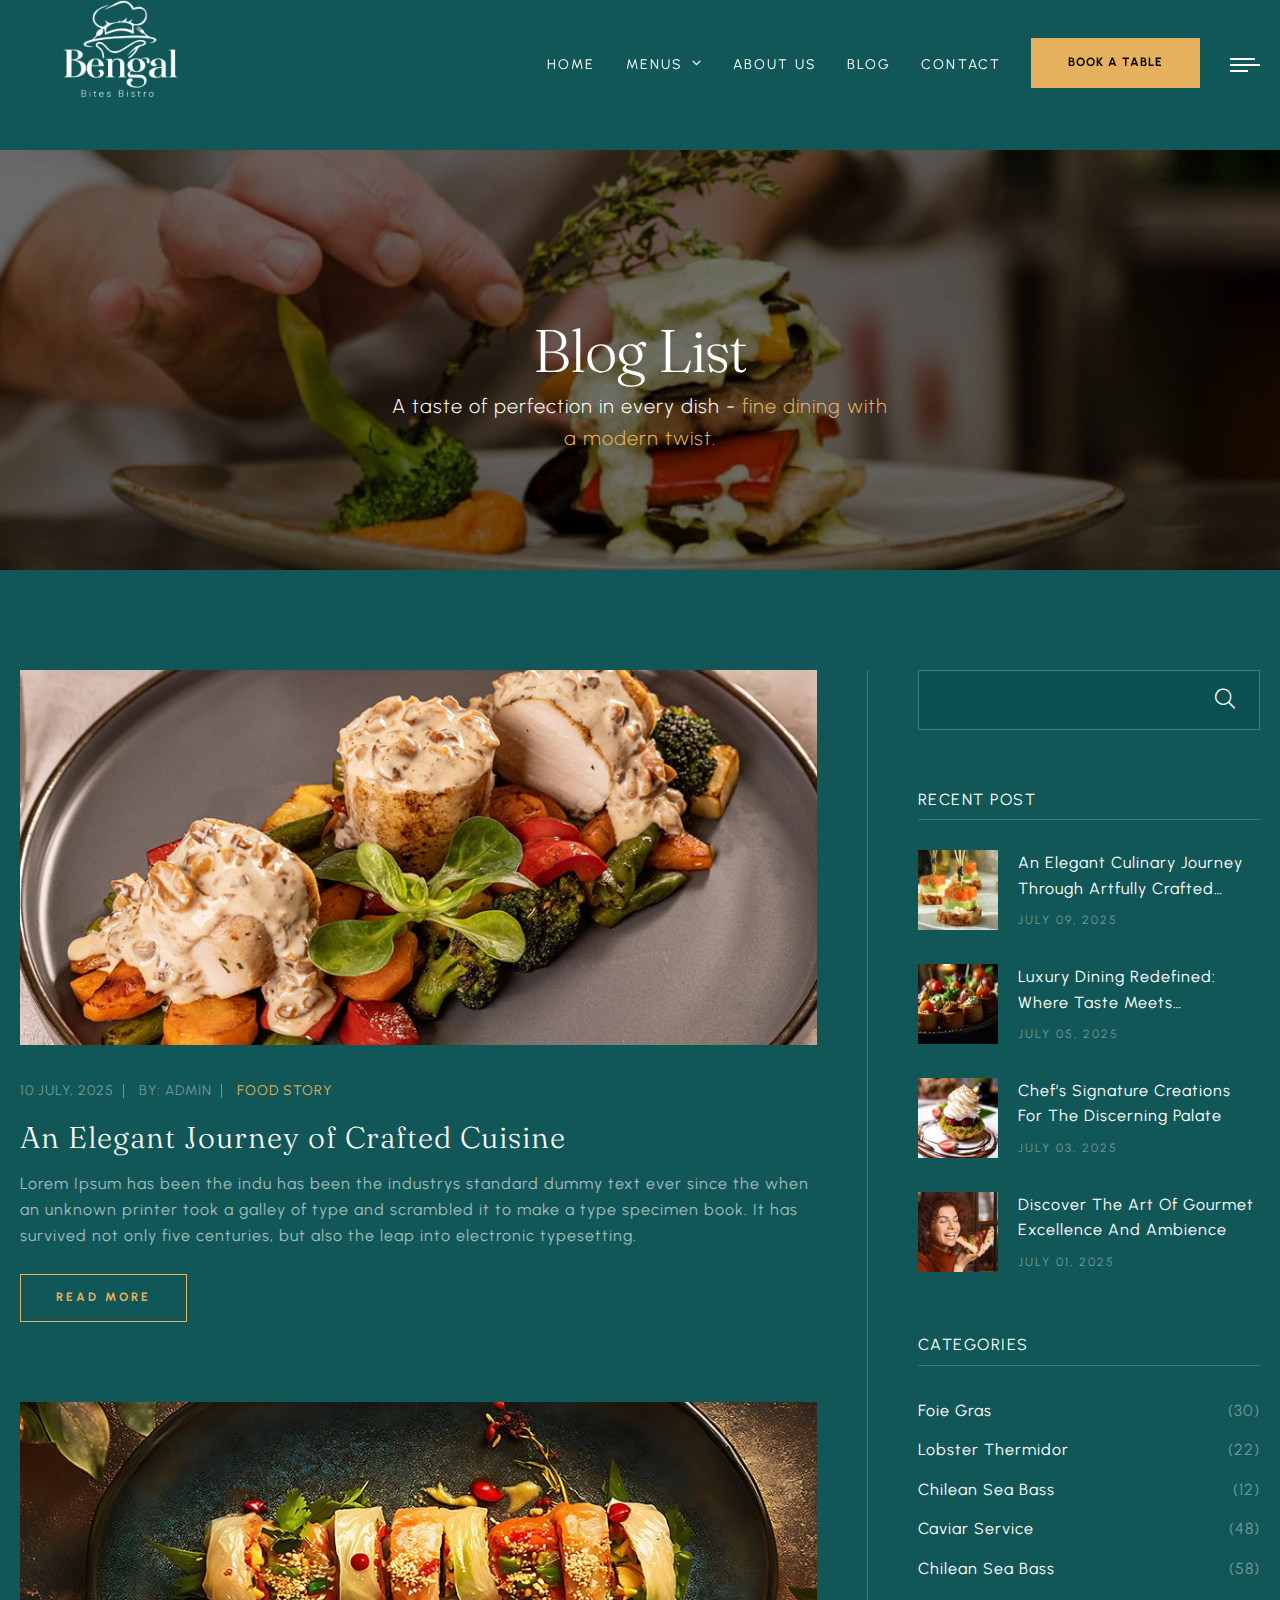
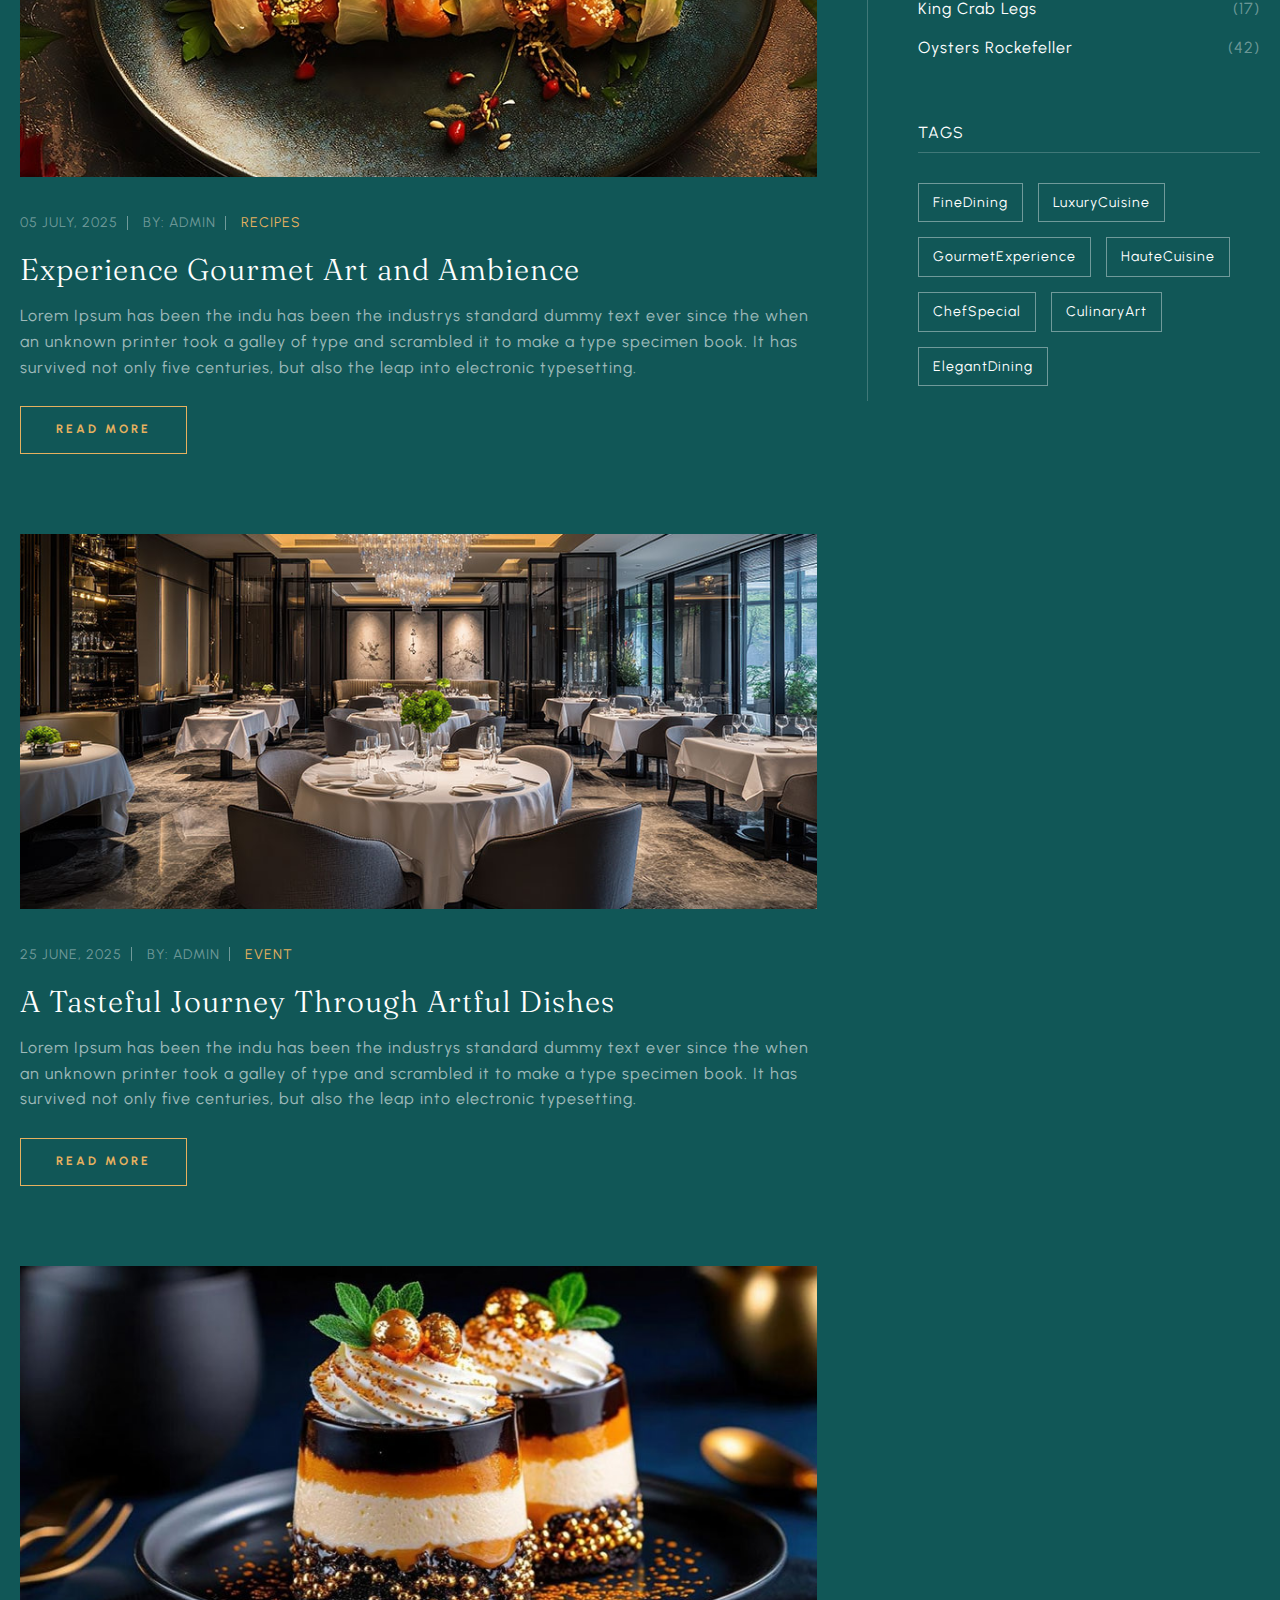
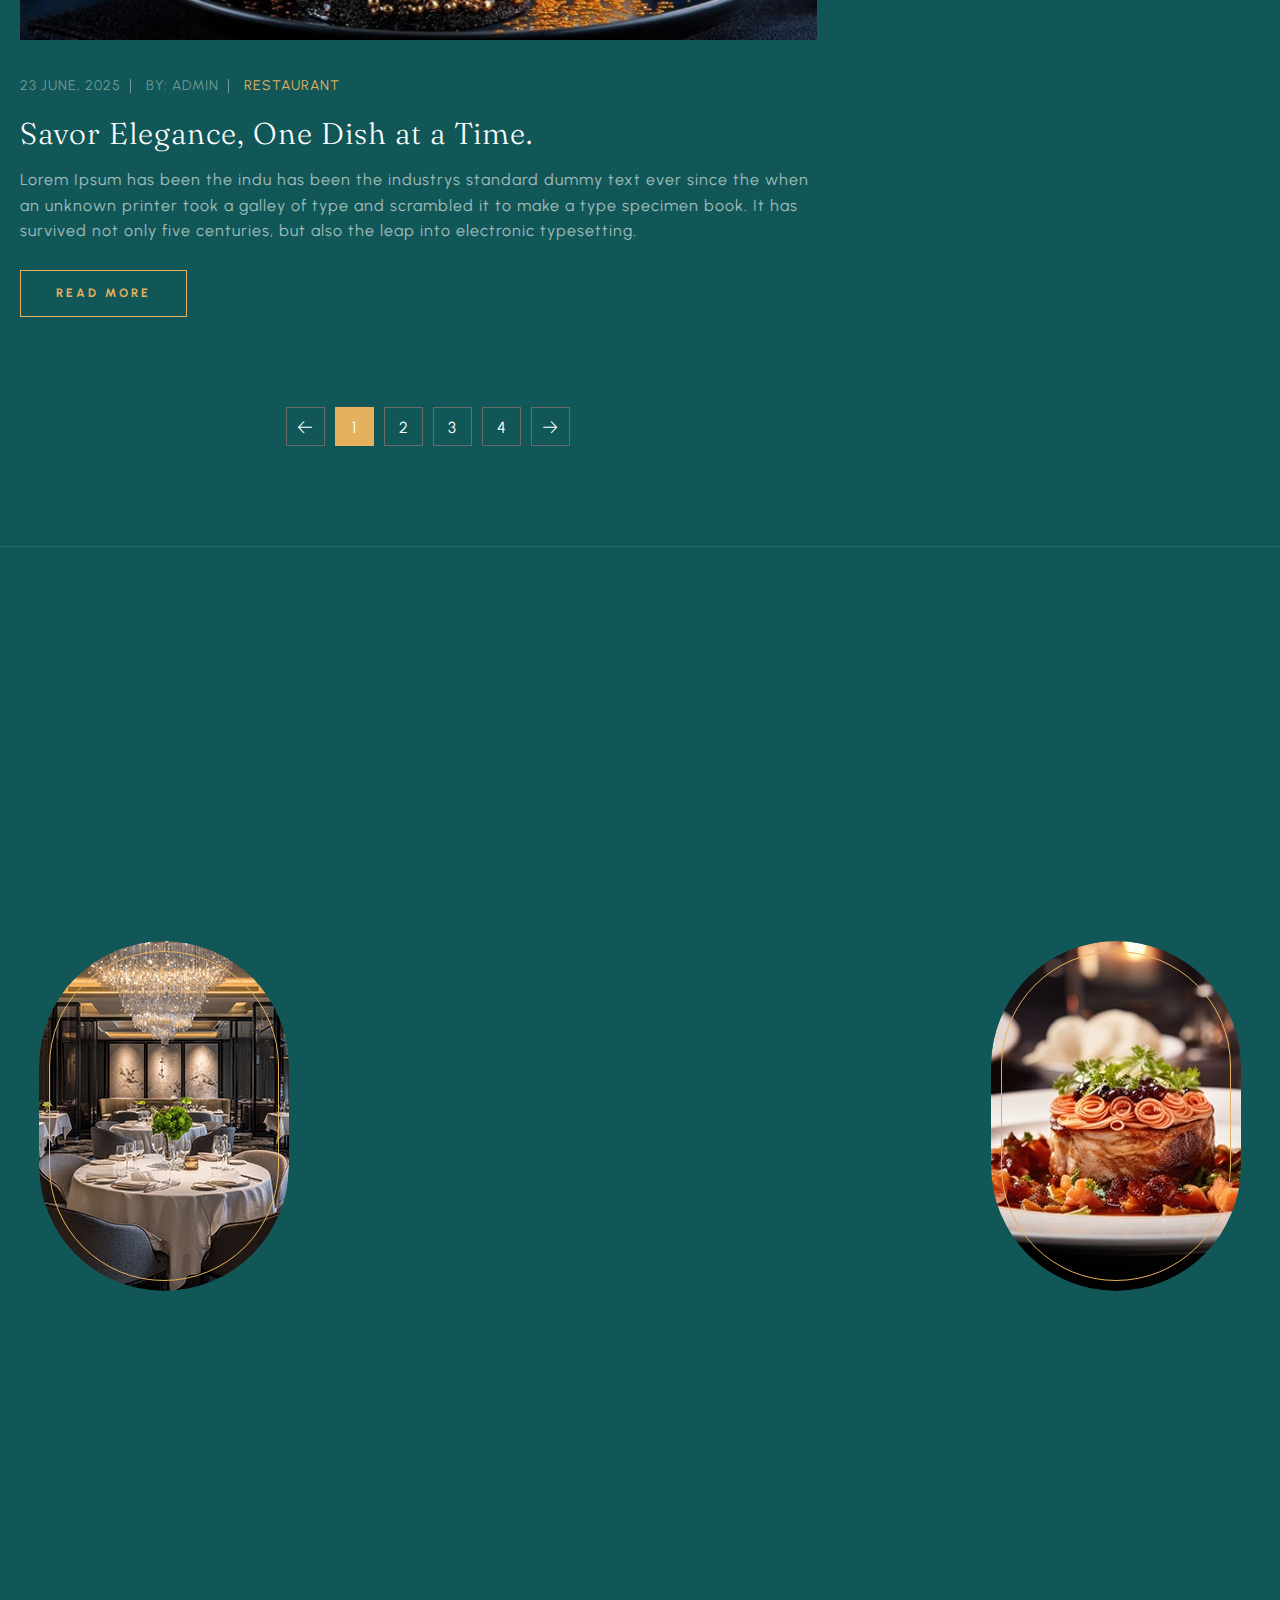
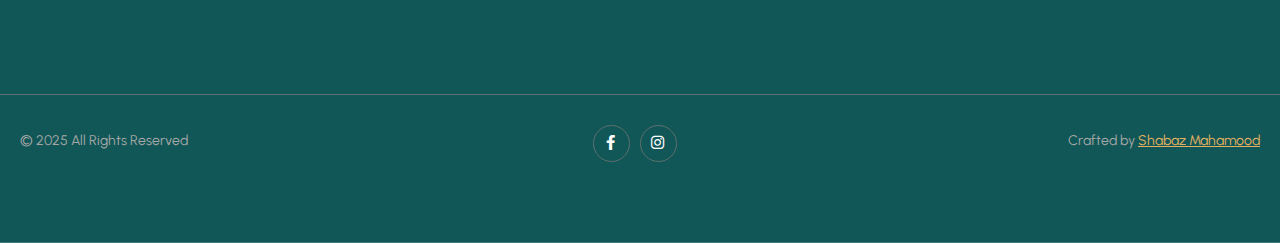
<file: blog-list.html>
<!DOCTYPE html>
<html lang="en">

<head>
    <meta charset="utf-8">
    <title>Bengal Bites Bistro</title>
    <!-- Stylesheets -->
    <link href="css/bootstrap.css" rel="stylesheet">
    <link href="css/style.css" rel="stylesheet">
    <link rel="shortcut icon" href="images/favicon.png" type="image/x-icon">
    <link rel="icon" href="images/favicon.png" type="image/x-icon">
    <!-- Responsive -->
    <meta http-equiv="X-UA-Compatible" content="IE=edge">
    <meta name="viewport" content="width=device-width, initial-scale=1.0, maximum-scale=1.0, user-scalable=0">
    <link href="css/responsive.css" rel="stylesheet">

</head>

<body>
    <div class="page-wrapper">

        <!-- Preloader -->
        <div class="loader-wrap">
            <div class="preloader">
                <div class="preloader-close">x</div>
                <div id="handle-preloader" class="handle-preloader">
                    <div class="animation-preloader">
                        <div class="spinner"></div>
                        <div class="txt-loading">
                            <span data-text-preloader="B" class="letters-loading">
                            B
                        </span>
                            <span data-text-preloader="E" class="letters-loading">
                            E
                        </span>
                            <span data-text-preloader="N" class="letters-loading">
                            N
                        </span>
                            <span data-text-preloader="G" class="letters-loading">
                            G
                        </span>
                            <span data-text-preloader="A" class="letters-loading">
                            A
                        </span>
                            <span data-text-preloader="L" class="letters-loading">
                            L
                        </span>
                            <span data-text-preloader="B" class="letters-loading">
                            B
                        </span>
                            <span data-text-preloader="I" class="letters-loading">
                            I
                        </span>
                         <span data-text-preloader="T" class="letters-loading">
                            T
                        </span>
                            <span data-text-preloader="E" class="letters-loading">
                            E
                        </span>
                            <span data-text-preloader="S" class="letters-loading">
                            S
                        </span>
                            <span data-text-preloader="B" class="letters-loading">
                            B
                        </span>
                            <span data-text-preloader="I" class="letters-loading">
                            I
                        </span>
                            <span data-text-preloader="S" class="letters-loading">
                            S
                        </span>
                            <span data-text-preloader="T" class="letters-loading">
                            T
                        </span>
                            <span data-text-preloader="R" class="letters-loading">
                            R
                        </span>
                         <span data-text-preloader="O" class="letters-loading">
                             O
                        </span>
                        </div>
                    </div>
                </div>
            </div>
        </div>
        <!-- Preloader End -->

        <!-- Main Header-->
        <header class="main-header header-down">
            <div class="header-top">
                <div class="auto-container">
                    <div class="inner clearfix">
                        <div class="top-left clearfix">
                            <ul class="top-info clearfix">
                                <li><i class="icon far fa-map-marker-alt"></i> Unit-H, 230 Dalhousie Dr, Winnipeg, MB, Canada, Manitoba</li>
                                <li><i class="icon far fa-clock"></i> Daily : 8.00 am to 10.00 pm</li>
                            </ul>
                        </div>
                        <div class="top-right clearfix">
                            <ul class="top-info clearfix">
                                <li><a href="tel:+11234567890"><i class="icon far fa-phone"></i> +1 123 456 7890</a></li>
                                <li><a href="mailto:booking@restaurant.com"><i class="icon far fa-envelope"></i> booking@restaurant.com</a></li>
                            </ul>
                        </div>
                    </div>
                </div>
            </div>
            <!-- Header Upper -->
            <div class="header-upper">
                <div class="auto-container">
                    <!-- Main Box -->
                    <div class="main-box clearfix">
                        <!--Logo-->
                        <div class="logo-box">
                            <div class="logo"><a href="index.html" title=""><img src="./images/resturant-removebg-preview.png" alt="image" title="- Restaurants HTML Template "></a></div>
                        </div>

                        <div class="nav-box clearfix">
                            <!--Nav Outer-->
                            <div class="nav-outer clearfix">
                                <nav class="main-menu">
                                    <ul class="navigation clearfix">
                                        <li class=><a href="index.html">Home</a>
                                            <ul>

                                               
                                            </ul>
                                        </li>

                                        <li class="dropdown has-mega-menu"><a href="menu-list.html">Menus</a>
                                            <ul>
                                                <li>
                                                    <div class="mega-menu">
                                                        <div class="menu-inner">
                                                            <div class="auto-container">
                                                                <div class="row clearfix">
                                                                    <div class="menu-block col-lg-3 col-md-6 col-sm-6">
                                                                        <div class="image"><a href="menu-list-1.html"><img src="images/resource/menu-1-thumb.jpg" alt="image"></a></div>
                                                                        <div class="title"><a href="menu-list-1.html">Menu list 1</a></div>
                                                                    </div>
                                                                    <div class="menu-block col-lg-3 col-md-6 col-sm-6">
                                                                        <div class="image"><a href="menu-list-2.html"><img src="images/resource/menu-2-thumb.jpg" alt="image"></a></div>
                                                                        <div class="title"><a href="menu-list-2.html">Menu list 2</a></div>
                                                                    </div>
                                                                    <div class="menu-block col-lg-3 col-md-6 col-sm-6">
                                                                        <div class="image"><a href="menu-list-3.html"><img src="images/resource/menu-3-thumb.jpg" alt="image"></a></div>
                                                                        <div class="title"><a href="menu-list-3.html">Menu list 3</a></div>
                                                                    </div>
                                                                    <div class="menu-block col-lg-3 col-md-6 col-sm-6">
                                                                        <div class="image"><a href="menu-list-4.html"><img src="images/resource/menu-4-thumb.jpg" alt="image"></a></div>
                                                                        <div class="title"><a href="menu-list-4.html">Menu list 4</a></div>
                                                                    </div>
                                                                </div>
                                                            </div>
                                                        </div>
                                                    </div>
                                                </li>
                                            </ul>
                                        </li>
                                        <li><a href="about.html">About Us</a></li>
                                        <li><a href="blog-list.html">Blog</a></li>
                                        <li><a href="contact-us.html">Contact</a></li>

                                            </ul>
                                        </li>

                                    </ul>
                                </nav>
                                <!-- Main Menu End-->
                            </div>
                            <!--Nav Outer End-->

                            <div class="links-box clearfix">
                                <div class="link link-btn">
                                    <a href="book-table.html" class="theme-btn btn-style-one clearfix">
                                    <span class="btn-wrap">
                                        <span class="text-one">book a table</span>
                                        <span class="text-two">book a table</span>
                                    </span>
                                </a>
                                </div>
                                <div class="link info-toggler">
                                    <button class="info-btn">
                                    <span class="hamburger">
                                        <span class="top-bun"></span>
                                        <span class="meat"></span>
                                        <span class="bottom-bun"></span>
                                    </span>
                                </button>
                                </div>
                            </div>

                            <!-- Hidden Nav Toggler -->
                            <div class="nav-toggler">
                                <button class="hidden-bar-opener">
                                <span class="hamburger">
                                    <span class="top-bun"></span>
                                    <span class="meat"></span>
                                    <span class="bottom-bun"></span>
                                </span>
                            </button>
                            </div>

                        </div>

                    </div>
                </div>
            </div>
        </header>
        <!--End Main Header -->

        <!--Menu Backdrop-->
        <div class="menu-backdrop"></div>

        <!-- Hidden Navigation Bar -->
        <section class="hidden-bar">
            <!-- Hidden Bar Wrapper -->
            <div class="inner-box">
                <div class="cross-icon hidden-bar-closer"><span class="far fa-close"></span></div>
                <div class="logo-box"><a href="index.html" title="Restoria - Restaurants HTML Template"><img src="images/resource/sidebar-logo.png" alt="image" title="Restoria - Restaurants HTML Template"></a></div>

                <!-- .Side-menu -->
                <div class="side-menu">
                    <ul class="navigation clearfix">
                        <li class="dropdown"><a href="#">Home</a> </li>
                        <li class="dropdown"><a href="menu-list-1.html">Menus</a>
                            <ul>
                                <li><a href="menu-list-1.html">Menu List 1</a></li>
                                <li><a href="menu-list-2.html">Menu List 2</a></li>
                                <li><a href="menu-list-3.html">Menu List 3</a></li>
                                <li><a href="menu-list-4.html">Menu List 4</a></li>
                            </ul>
                        </li>
                        <li><a href="about.html">About Us</a></li>
                        <li><a href="blog-single-post.html">Blog </a></li>
                        <li><a href="contact-us.html">Contact</a></li>
                    </ul>
                                       
                       
                </div>
                <!-- /.Side-menu -->

            </div>
            <!-- / Hidden Bar Wrapper -->
        </section>
        <!-- / Hidden Bar -->

        <!--Info Back Drop-->
        <div class="info-back-drop"></div>

        <!-- Hidden Bar -->
        <section class="info-bar">
            <div class="inner-box">
                <div class="cross-icon"><span class="far fa-close"></span></div>
                <div class="image-box"><img src="images/resource/sidebar-image.jpg" alt="image" title=""></div>
                <div class="logo-box"><a href="index.html" title="Bengal Bites Bistro"><img src="images/resource/sidebar-logo.png" alt="image" title="Restoria - Restaurants HTML Template"></a></div>

                <h5>Visit Us</h5>
                <ul class="info">
                    <li>Restoria, Arrondissement, <br> Paris 9578</li>
                    <li> <span class="ib-ttl"> Lunch Time </span>- 10.00 am – 3:30 pm </li>
                    <li><span class="ib-ttl"> Dinner Time</span> - 08.00 pm – 10:30 pm</li>
                    <li><a href="mailto:booking@domainame.com">booking@domainame.com</a></li>
                </ul>
                <div class="booking-info">
                    <div class="bk-no"><a href="tel:+1 204-275-0132">Booking: +1 204-275-0132</a></div>
                </div>
            </div>
        </section>
        <!--End Hidden Bar -->

        <section class="banner-section">

    <!-- Inner Banner Section -->
    <section class="inner-banner">
        <div class="image-layer" style="background-image: url(images/background/banner-image-7.jpg);"></div>
        <div class="auto-container">
            <div class="inner">
                <h1>Blog List</h1>
                <div class="sub_text"> <p> A taste of perfection in every dish - <span class="primary-color"> fine dining with a modern twist.</span></p> </div>
            </div>
        </div>
    </section>
    <!--End Banner Section -->

    <!-- Main Blog List Section Start-->
    <section class="blog_list_section section-kt">
      <div class="auto-container">
        <div class="row">
            <!-- Blog Left Side -->            
          <div class="col-lg-8">
            <div class="blog_left_side">

                <!-- Blog post -->
                <div class="blog_panel" data-aos="fade-up" data-aos-duration="1500">
                    <div class="main_img">
                        <a href="blog-single-post.html"><img src="images/resource/blog-list-1.jpg" alt="image"></a>
                    </div>
                    <div class="blog_info">
                        <ul>
                            <li> 10 July, 2025 </li>
                            <li> By: Admin </li>
                            <li> <a href="blog-list.html"> Food Story </a> </li>
                        </ul>
                        <h4><a href="blog-single-post.html">An Elegant Journey of Crafted Cuisine</a></h4>
                        <p>Lorem Ipsum has been the indu has been the industrys standard dummy text ever since the when an unknown printer took a galley of type and scrambled it to make a type specimen book. It has survived not only five centuries, but also the leap into electronic typesetting.</p>
                        <div class="link-box">
                            <a href="blog-single-post.html" class="theme-btn btn-style-two clearfix">
                                <span class="btn-wrap">
                                    <span class="text-one">read more</span>
                                    <span class="text-two">read more</span>
                                </span>
                            </a>
                        </div>
                    </div>
                </div>

                <!-- Blog post -->
                <div class="blog_panel" data-aos="fade-up" data-aos-duration="1500">
                    <div class="main_img">
                        <a href="blog-single-post.html"><img src="images/resource/blog-list-2.jpg" alt="image"></a>
                    </div>
                    <div class="blog_info">
                        <ul>
                            <li> 05 July, 2025 </li>
                            <li> By: Admin </li>
                            <li> <a href="blog-list.html"> Recipes </a> </li>
                        </ul>
                        <h4><a href="blog-single-post.html">Experience Gourmet Art and Ambience</a></h4>
                        <p>Lorem Ipsum has been the indu has been the industrys standard dummy text ever since the when an unknown printer took a galley of type and scrambled it to make a type specimen book. It has survived not only five centuries, but also the leap into electronic typesetting.</p>
                        <div class="link-box">
                            <a href="blog-single-post.html" class="theme-btn btn-style-two clearfix">
                                <span class="btn-wrap">
                                    <span class="text-one">read more</span>
                                    <span class="text-two">read more</span>
                                </span>
                            </a>
                        </div>
                    </div>
                </div>

                <!-- Blog post -->
                <div class="blog_panel" data-aos="fade-up" data-aos-duration="1500">
                    <div class="main_img">
                        <a href="blog-single-post.html"><img src="images/resource/blog-list-3.jpg" alt="image"></a>
                    </div>
                    <div class="blog_info">
                        <ul>
                            <li> 25 June, 2025</li>
                            <li> By: Admin </li>
                            <li> <a href="blog-list.html"> Event </a> </li>
                        </ul>
                        <h4><a href="blog-single-post.html">A Tasteful Journey Through Artful Dishes</a></h4>
                        <p>Lorem Ipsum has been the indu has been the industrys standard dummy text ever since the when an unknown printer took a galley of type and scrambled it to make a type specimen book. It has survived not only five centuries, but also the leap into electronic typesetting.</p>
                        <div class="link-box">
                            <a href="blog-single-post.html" class="theme-btn btn-style-two clearfix">
                                <span class="btn-wrap">
                                    <span class="text-one">read more</span>
                                    <span class="text-two">read more</span>
                                </span>
                            </a>
                        </div>
                    </div>
                </div>

                <!-- Blog post -->
                <div class="blog_panel" data-aos="fade-up" data-aos-duration="1500">
                    <div class="main_img">
                        <a href="blog-single-post.html"><img src="images/resource/blog-list-4.jpg" alt="image"></a>
                    </div>
                    <div class="blog_info">
                        <ul>
                            <li> 23 June, 2025 </li>
                            <li> By: Admin </li>
                            <li> <a href="blog-list.html"> Restaurant </a> </li>
                        </ul>
                        <h4><a href="blog-single-post.html">Savor Elegance, One Dish at a Time.</a></h4>
                        <p>Lorem Ipsum has been the indu has been the industrys standard dummy text ever since the when an unknown printer took a galley of type and scrambled it to make a type specimen book. It has survived not only five centuries, but also the leap into electronic typesetting.</p>
                        <div class="link-box">
                            <a href="blog-single-post.html" class="theme-btn btn-style-two clearfix">
                                <span class="btn-wrap">
                                    <span class="text-one">read more</span>
                                    <span class="text-two">read more</span>
                                </span>
                            </a>
                        </div>
                    </div>
                </div>
            </div>
          </div>

          <!-- blog Right Side -->
          <div class="col-lg-4">
            <div class="blog_right_side">
              <!-- Search Blog -->
              <div class="blog_search_block bg_box" data-aos="fade-up" data-aos-duration="1500">
                <form action="https://kalanidhithemes.com/live-preview/landing-page/restoria/all-demo/Restoria-1-Minimal-Hero/submit">
                  <div class="form-group">
                    <div class="form_inner">
                      <input type="text" class="form-control">
                      <button><i class="fa-light fa-magnifying-glass"></i></button>
                    </div>
                  </div>
                </form>
              </div>
              <!-- Recent Post -->
              <div class="recent_post_block bg_box" data-aos="fade-up" data-aos-duration="1500">
                <h6>Recent Post</h6>
                <ul class="recent_blog_list">
                  <li>
                    <a href="blog-single-post.html">
                      <div class="img">
                        <img src="images/resource/blog-recent-1.jpg" alt="image">
                      </div>
                      <div class="text">
                        <p>An Elegant Culinary Journey Through Artfully Crafted Dishes</p>
                        <span>July 09, 2025</span>
                      </div>
                    </a>
                  </li>
                  <li>
                    <a href="blog-single-post.html">
                      <div class="img">
                        <img src="images/resource/blog-recent-2.jpg" alt="image">
                      </div>
                      <div class="text">
                        <p>Luxury Dining Redefined: Where Taste Meets Sophistication</p>
                        <span>July 05, 2025</span>
                      </div>
                    </a>
                  </li>
                  <li>
                    <a href="blog-single-post.html">
                      <div class="img">
                        <img src="images/resource/blog-recent-3.jpg" alt="image">
                      </div>
                      <div class="text">
                        <p>Chef’s Signature Creations for the Discerning Palate</p>
                        <span>July 03, 2025</span>
                      </div>
                    </a>
                  </li>
                  <li>
                    <a href="blog-single-post.html">
                      <div class="img">
                        <img src="images/resource/blog-recent-4.jpg" alt="image">
                      </div>
                      <div class="text">
                        <p>Discover the Art of Gourmet Excellence and Ambience</p>
                        <span>July 01, 2025</span>
                      </div>
                    </a>
                  </li>
                </ul>
              </div>

              <!-- Categories List -->
              <div class="categories_block bg_box" data-aos="fade-up" data-aos-duration="1500">
                <h6>Categories</h6>
                <ul>
                  <li>
                    <a href="blog-list.html#" class="cat"> Foie Gras</a>
                    <span>(30)</span>
                  </li>
                  <li>
                    <a href="blog-list.html#" class="cat"> Lobster Thermidor </a>
                    <span>(22)</span>
                  </li>
                  <li>
                    <a href="blog-list.html#" class="cat"> Chilean Sea Bass</a>
                    <span>(12)</span>
                  </li>
                  <li>
                    <a href="blog-list.html#" class="cat"> Caviar Service</a>
                    <span>(48)</span>
                  </li>
                  <li>
                    <a href="blog-list.html#" class="cat"> Chilean Sea Bass</a>
                    <span>(58)</span>
                  </li>
                  <li>
                    <a href="blog-list.html#" class="cat"> King Crab Legs</a>
                    <span>(17)</span>
                  </li>
                  <li>
                    <a href="blog-list.html#" class="cat"> Oysters Rockefeller</a>
                    <span>(42)</span>
                  </li>
                </ul>
              </div>

              <!-- Tags Block -->
              <div class="tags_block bg_box" data-aos="fade-up" data-aos-duration="1500">
                <h6>Tags</h6>
                <ul>
                  <li><a href="blog-list.html#">FineDining</a></li>
                  <li><a href="blog-list.html#">LuxuryCuisine</a></li>
                  <li><a href="blog-list.html#">GourmetExperience</a></li>
                  <li><a href="blog-list.html#">HauteCuisine</a></li>
                  <li><a href="blog-list.html#">ChefSpecial</a></li>
                  <li><a href="blog-list.html#">CulinaryArt</a></li>
                  <li><a href="blog-list.html#">ElegantDining</a></li>
                </ul>
              </div>
            </div>
          </div>
        </div>

        <!-- Pagination Block Start -->
        <div class="pagination_block" data-aos="fade-up" data-aos-duration="1500">
          <div class="row">
            <div class="col-lg-8">
              <ul>
                <li><a href="blog-list.html#" class="prev"><i class="fa-light fa-arrow-left"></i></a></li>
                <li><a href="blog-list.html#" class="active">1</a></li>
                <li><a href="blog-list.html#">2</a></li>
                <li><a href="blog-list.html#">3</a></li>
                <li><a href="blog-list.html#">4</a></li>
                <li><a href="blog-list.html#" class="next"><i class="fa-light fa-arrow-right"></i></a></li>
              </ul>
            </div>
          </div>
        </div>
        <!-- Pagination Block End -->
      </div>
    </section>
    <!-- Main Blog List Section End-->

    <!--Main Footer-->
        <footer class="main-footer">
            <div class="upper-section section-kt">
                <div class="auto-container">
                    <div class="row clearfix">
                        <!--Footer Col-->
                        <div class="footer-col info-col col-lg-6 col-md-12 col-sm-12">
                            <div class="inner wow fadeInUp" data-wow-delay="0ms" data-wow-duration="1500ms">
                                <div class="content">
                                    <div class="logo"><a href="index.html" title="Unit-H, 230 Dalhousie Dr, Winnipeg, MB, Canada, Manitoba"><img src="./images/resturant-removebg-preview.png" alt="image" title="Restoria - Restaurants HTML Template"></a></div>
                                    <div class="info">
                                        <h6>visit us </h6>
                                        <ul>
                                            <li>Unit-H, 230 Dalhousie Dr, Winnipeg, MB, Canada, Manitoba</li>
                                            <li>Daily - 11.00 am to 11.00 pm</li>
                                            <li><a href="mailto:bbbistro22@gmail.com">bbbistro22@gmail.com</a></li>
                                            <li><a href="tel:+1 204-275-0132">Booking Request :+1 204-275-0132</a></li>

                                        </ul>
                                    </div>
                                    <div class="separator"><span> </span> </div>
                                    <div class="newsletter">
                                        <h4>Our Newsletter</h4>
                                        <div class="text">Subscribe us & Get 25% Off. Get latest updates.</div>
                                        <div class="newsletter-form">
                                            <form method="post" action="index.html">
                                                <div class="form-group">
                                                    <span class="alt-icon far fa-envelope"></span>
                                                    <input type="email" name="email" value="" placeholder="Your email" required>
                                                    <button type="submit" class="theme-btn btn-style-one clearfix">
                                                    <span class="btn-wrap">
                                                        <span class="text-one">subscribe</span>
                                                        <span class="text-two">subscribe</span>
                                                    </span>
                                                </button>
                                                </div>
                                            </form>
                                        </div>
                                    </div>
                                </div>
                            </div>
                        </div>
                        <!--Footer Col-->
                        <div class="footer-col footer-image-col col-lg-3 col-md-6 col-sm-12">
                            <div class="footer-image">
                                <img src="images/resource/footer-img-1.jpg" alt="image">
                            </div>
                        </div>
                        <!--Footer Col-->
                        <div class="footer-col footer-image-col last col-lg-3 col-md-6 col-sm-12">
                            <div class="footer-image">
                                <img src="images/resource/footer-img-2.jpg" alt="image">
                            </div>
                        </div>
                    </div>
                </div>
            </div>

            <!-- last footer -->
            <div class="bottom_footer">
                <!-- container start -->
                <div class="auto-container">
                    <!-- row start -->
                    <div class="row clearfix">
                        <div class="col-lg-4 col-md-4 col-sm-12">
                            <p>© 2025 All Rights Reserved</p>
                        </div>

                        <div class="col-lg-4 col-md-4 col-sm-12">
                            <ul class="social_media">
                                <li><a href="https://www.facebook.com/p/Bengal-Bites-Bistro-61565122286160/" aria-label="facebook page"><i class="fa-brands fa-facebook-f"></i></a></li>
                                <li><a href="https://www.instagram.com/bengalbitesbistro/?hl=en" aria-label="twitter page"><i class="fa-brands fa-instagram"></i></a></li>
                            </ul>
                        </div>

                        <div class="col-lg-4 col-md-4 col-sm-12">
                            <p class="developer_text">Crafted by <a href="#" target="blank">Shabaz Mahamood</a></p>
                        </div>
                    </div>
                    <!-- row end -->
                </div>
                <!-- container end -->
            </div>
        </footer>

    </div>
    <!--End pagewrapper-->

    <!--Scroll to top-->
    <div class="scroll-to-top scroll-to-target" data-target="html"><span class="icon fa fa-angle-up"></span></div>
    <!--[if lt IE 9]><script src="https://cdnjs.cloudflare.com/ajax/libs/html5shiv/3.7.3/html5shiv.js"></script><![endif]-->

    <script src="js/jquery.js"></script>
    <script src="js/popper.min.js"></script>
    <script src="js/bootstrap.min.js"></script>
    <script src="js/jquery-ui.js"></script>
    <script src="js/jquery.fancybox.js"></script>
    <script src="js/swiper.js"></script>
    <script src="js/owl.js"></script>
    <script src="js/appear.js"></script>
    <script src="js/wow.js"></script>
    <script src="js/parallax.min.js"></script>
    <script src="js/custom-script.js"></script>
</body>
</html>
</file>
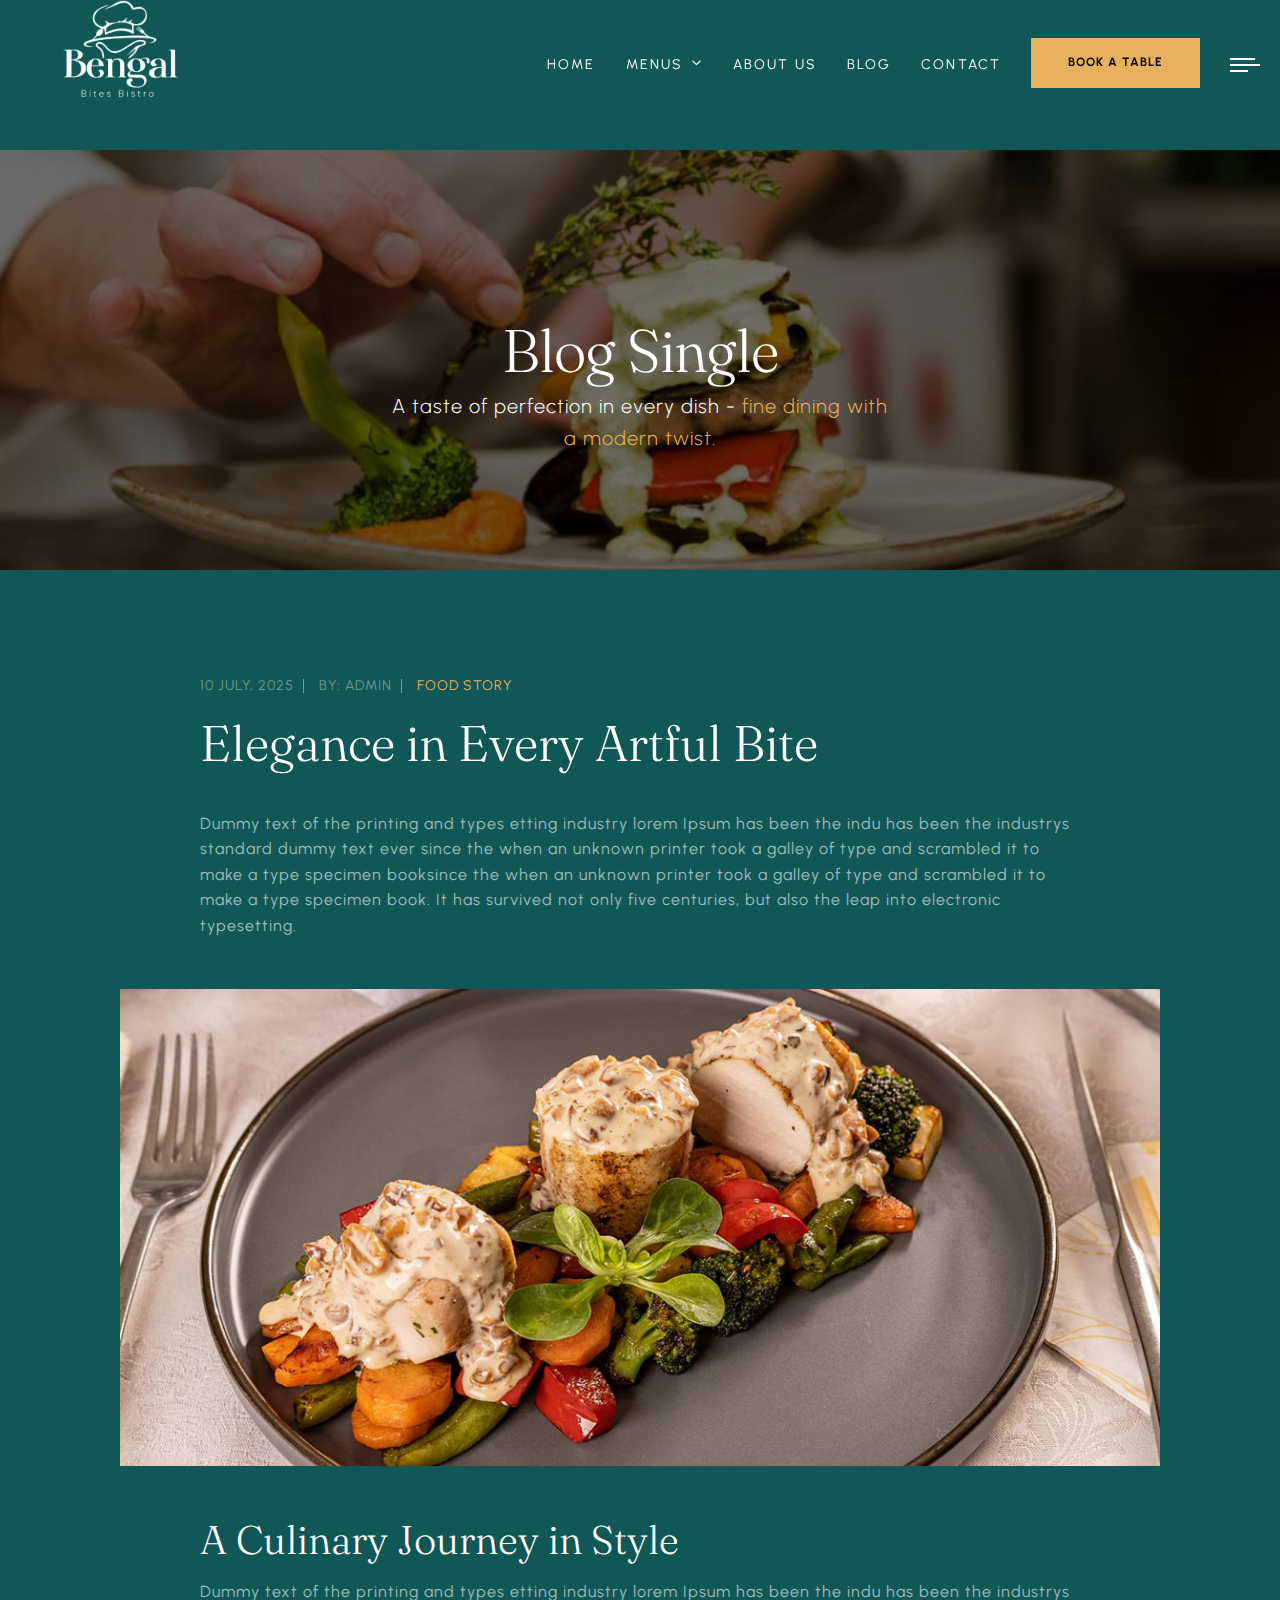
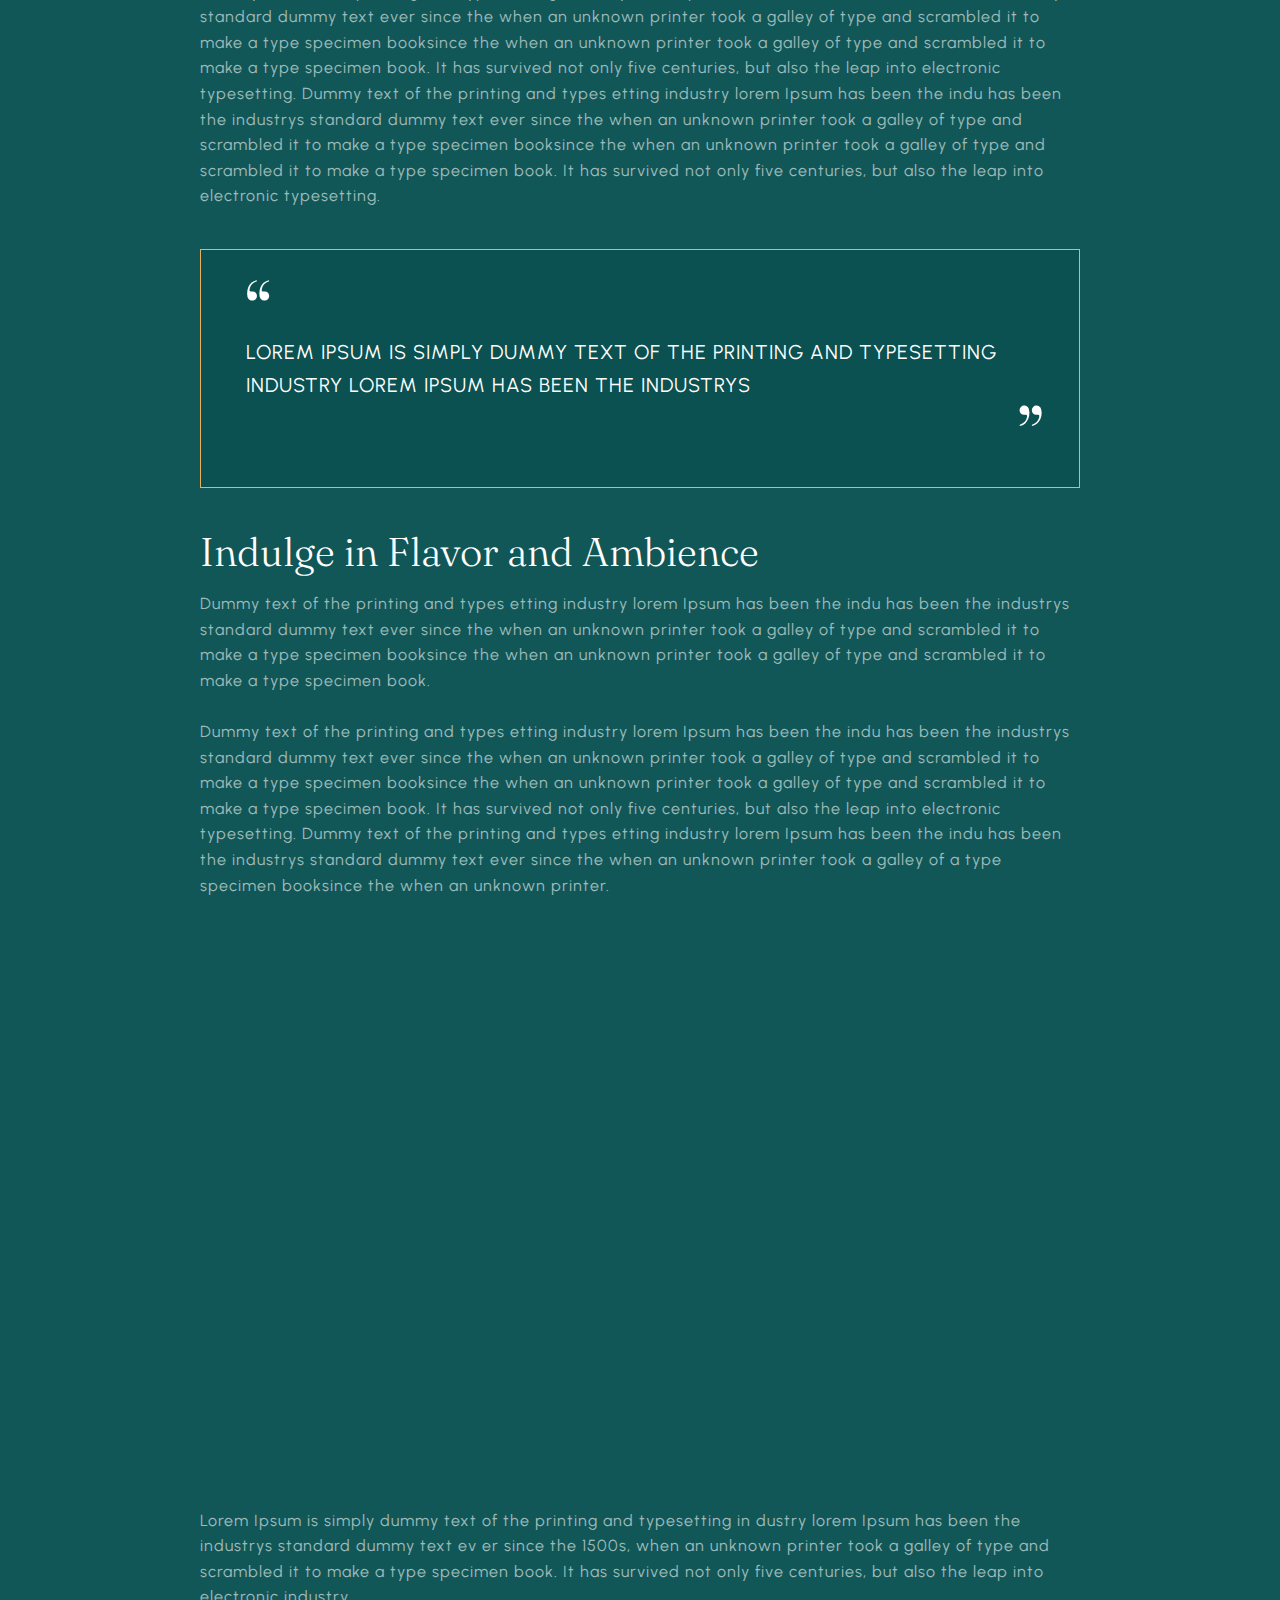
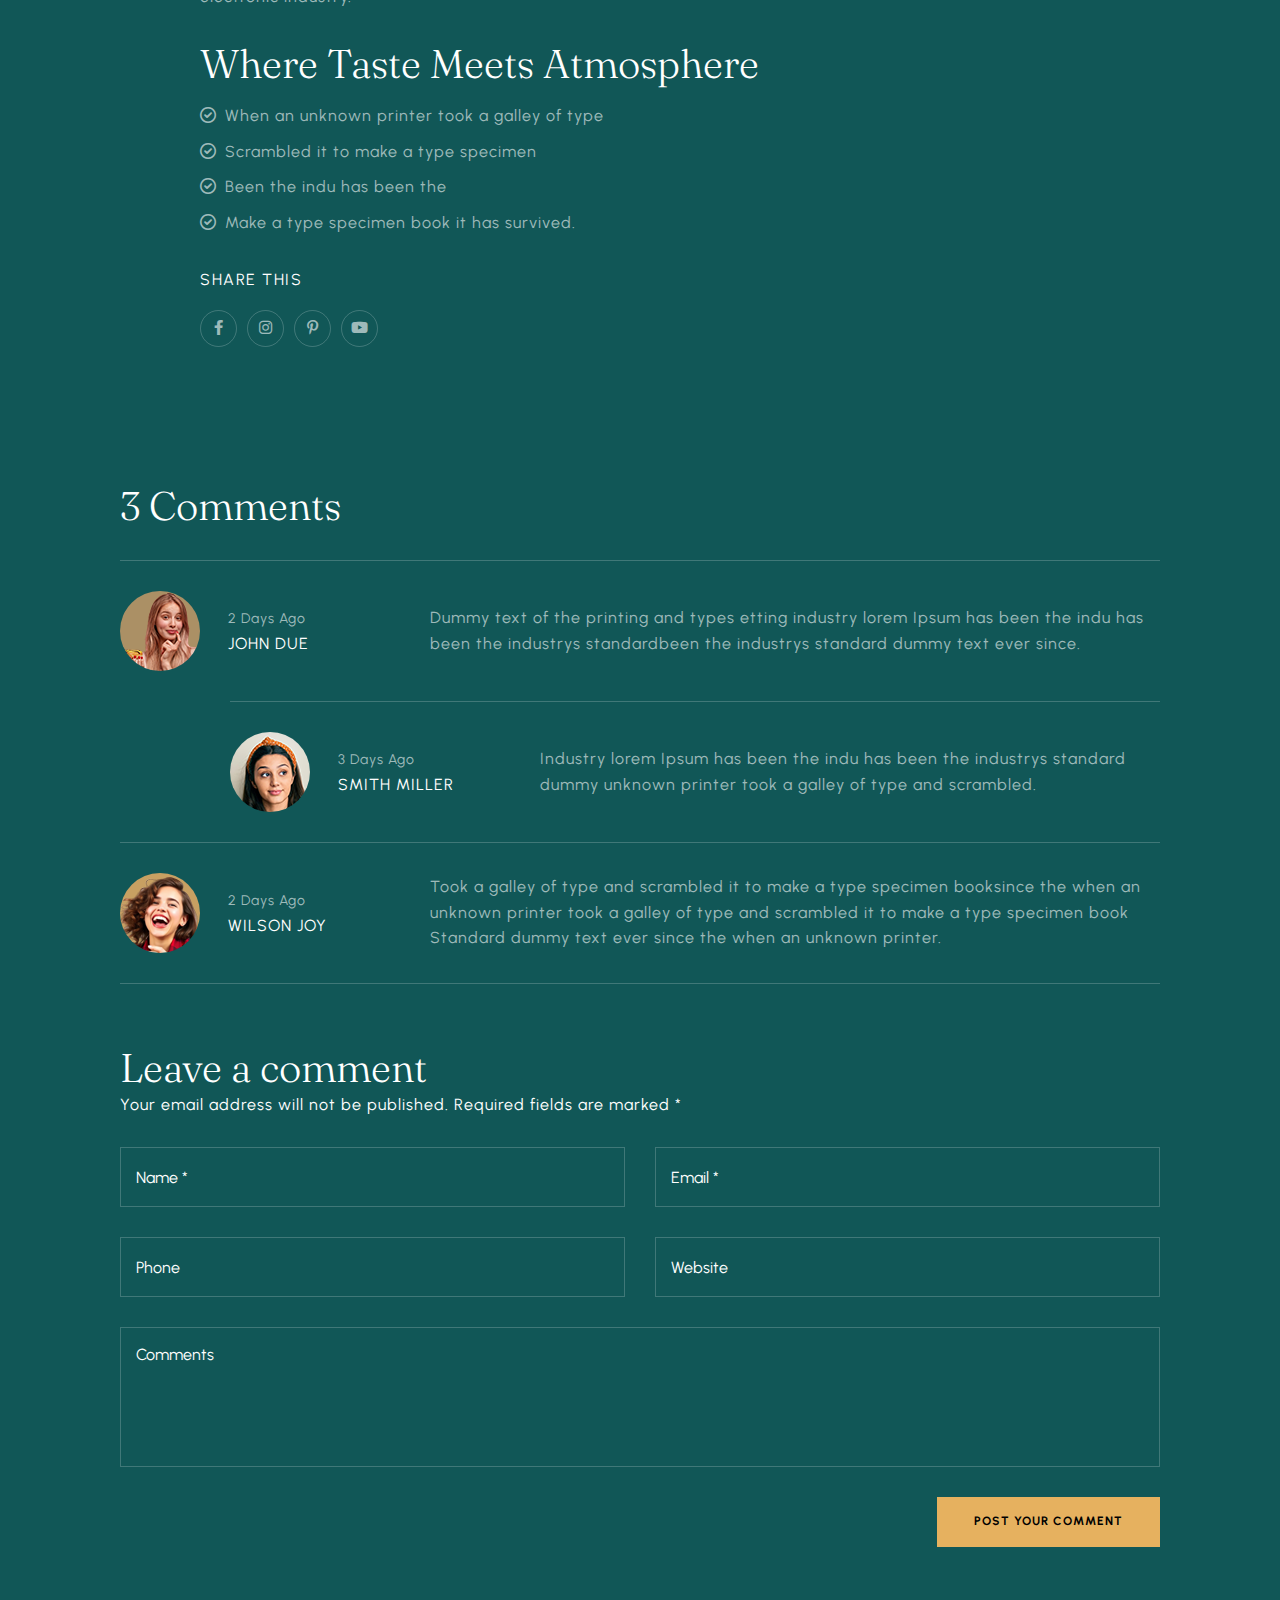
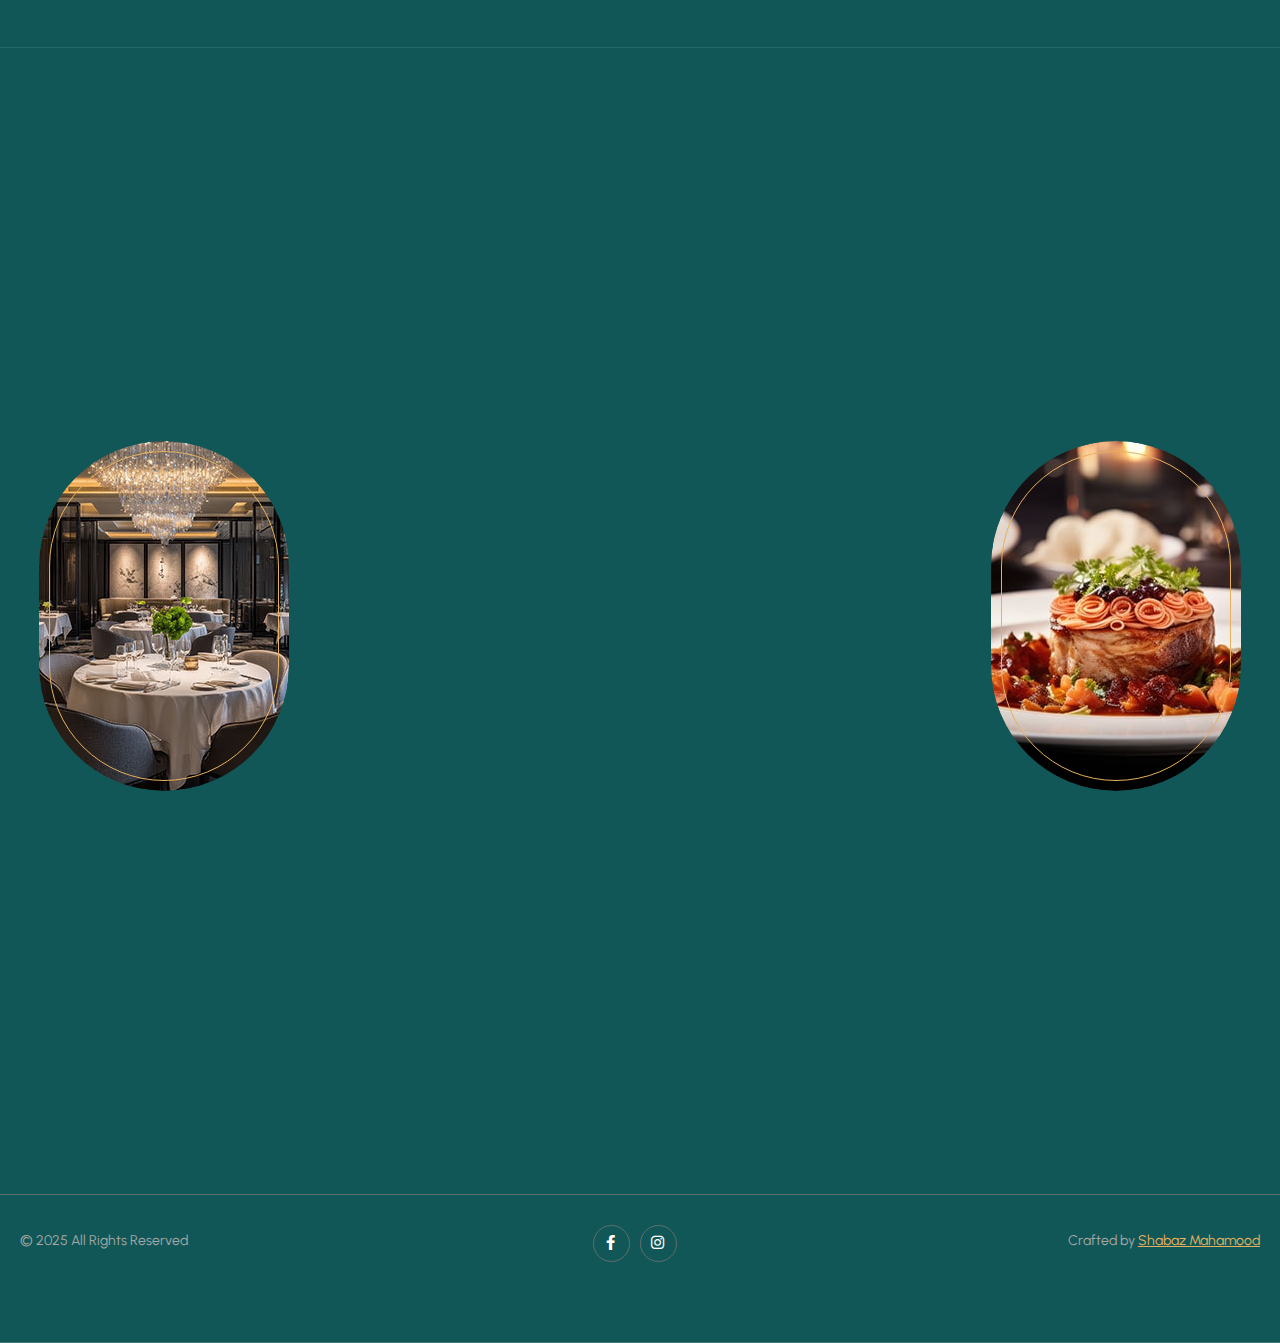
<file: blog-single-post.html>
<!DOCTYPE html>
<html lang="en">

<head>
    <meta charset="utf-8">
    <title>Bengal Bites Bistro</title>
    <!-- Stylesheets -->
    <link href="css/bootstrap.css" rel="stylesheet">
    <link href="css/style.css" rel="stylesheet">
    <link rel="shortcut icon" href="images/favicon.png" type="image/x-icon">
    <link rel="icon" href="images/favicon.png" type="image/x-icon">
    <!-- Responsive -->
    <meta http-equiv="X-UA-Compatible" content="IE=edge">
    <meta name="viewport" content="width=device-width, initial-scale=1.0, maximum-scale=1.0, user-scalable=0">
    <link href="css/responsive.css" rel="stylesheet">

</head>

<body>
    <div class="page-wrapper">

        <!-- Preloader -->
        <div class="loader-wrap">
            <div class="preloader">
                <div class="preloader-close">x</div>
                <div id="handle-preloader" class="handle-preloader">
                    <div class="animation-preloader">
                        <div class="spinner"></div>
                        <div class="txt-loading">
                            <span data-text-preloader="B" class="letters-loading">
                            B
                        </span>
                            <span data-text-preloader="E" class="letters-loading">
                            E
                        </span>
                            <span data-text-preloader="N" class="letters-loading">
                            N
                        </span>
                            <span data-text-preloader="G" class="letters-loading">
                            G
                        </span>
                            <span data-text-preloader="A" class="letters-loading">
                            A
                        </span>
                            <span data-text-preloader="L" class="letters-loading">
                            L
                        </span>
                            <span data-text-preloader="B" class="letters-loading">
                            B
                        </span>
                            <span data-text-preloader="I" class="letters-loading">
                            I
                        </span>
                         <span data-text-preloader="T" class="letters-loading">
                            T
                        </span>
                            <span data-text-preloader="E" class="letters-loading">
                            E
                        </span>
                            <span data-text-preloader="S" class="letters-loading">
                            S
                        </span>
                            <span data-text-preloader="B" class="letters-loading">
                            B
                        </span>
                            <span data-text-preloader="I" class="letters-loading">
                            I
                        </span>
                            <span data-text-preloader="S" class="letters-loading">
                            S
                        </span>
                            <span data-text-preloader="T" class="letters-loading">
                            T
                        </span>
                            <span data-text-preloader="R" class="letters-loading">
                            R
                        </span>
                         <span data-text-preloader="O" class="letters-loading">
                             O
                        </span>
                        </div>
                    </div>
                </div>
            </div>
        </div>
        <!-- Preloader End -->

        <!-- Main Header-->
        <header class="main-header header-down">
            <div class="header-top">
                <div class="auto-container">
                    <div class="inner clearfix">
                        <div class="top-left clearfix">
                            <ul class="top-info clearfix">
                                <li><i class="icon far fa-map-marker-alt"></i> Unit-H, 230 Dalhousie Dr, Winnipeg, MB, Canada, Manitoba</li>
                                <li><i class="icon far fa-clock"></i> Daily : 8.00 am to 10.00 pm</li>
                            </ul>
                        </div>
                        <div class="top-right clearfix">
                            <ul class="top-info clearfix">
                                <li><a href="tel:+11234567890"><i class="icon far fa-phone"></i> +1 123 456 7890</a></li>
                                <li><a href="mailto:booking@restaurant.com"><i class="icon far fa-envelope"></i> booking@restaurant.com</a></li>
                            </ul>
                        </div>
                    </div>
                </div>
            </div>
            <!-- Header Upper -->
            <div class="header-upper">
                <div class="auto-container">
                    <!-- Main Box -->
                    <div class="main-box clearfix">
                        <!--Logo-->
                        <div class="logo-box">
                            <div class="logo"><a href="index.html" title=""><img src="./images/resturant-removebg-preview.png" alt="image" title="- Restaurants HTML Template "></a></div>
                        </div>

                        <div class="nav-box clearfix">
                            <!--Nav Outer-->
                            <div class="nav-outer clearfix">
                                <nav class="main-menu">
                                    <ul class="navigation clearfix">
                                        <li class=><a href="index.html">Home</a>
                                            <ul>

                                               
                                            </ul>
                                        </li>

                                        <li class="dropdown has-mega-menu"><a href="menu-list.html">Menus</a>
                                            <ul>
                                                <li>
                                                    <div class="mega-menu">
                                                        <div class="menu-inner">
                                                            <div class="auto-container">
                                                                <div class="row clearfix">
                                                                    <div class="menu-block col-lg-3 col-md-6 col-sm-6">
                                                                        <div class="image"><a href="menu-list-1.html"><img src="images/resource/menu-1-thumb.jpg" alt="image"></a></div>
                                                                        <div class="title"><a href="menu-list-1.html">Menu list 1</a></div>
                                                                    </div>
                                                                    <div class="menu-block col-lg-3 col-md-6 col-sm-6">
                                                                        <div class="image"><a href="menu-list-2.html"><img src="images/resource/menu-2-thumb.jpg" alt="image"></a></div>
                                                                        <div class="title"><a href="menu-list-2.html">Menu list 2</a></div>
                                                                    </div>
                                                                    <div class="menu-block col-lg-3 col-md-6 col-sm-6">
                                                                        <div class="image"><a href="menu-list-3.html"><img src="images/resource/menu-3-thumb.jpg" alt="image"></a></div>
                                                                        <div class="title"><a href="menu-list-3.html">Menu list 3</a></div>
                                                                    </div>
                                                                    <div class="menu-block col-lg-3 col-md-6 col-sm-6">
                                                                        <div class="image"><a href="menu-list-4.html"><img src="images/resource/menu-4-thumb.jpg" alt="image"></a></div>
                                                                        <div class="title"><a href="menu-list-4.html">Menu list 4</a></div>
                                                                    </div>
                                                                </div>
                                                            </div>
                                                        </div>
                                                    </div>
                                                </li>
                                            </ul>
                                        </li>
                                        <li><a href="about.html">About Us</a></li>
                                        <li><a href="blog-list.html">Blog</a></li>
                                        <li><a href="contact-us.html">Contact</a></li>

                                            </ul>
                                        </li>

                                    </ul>
                                </nav>
                                <!-- Main Menu End-->
                            </div>
                            <!--Nav Outer End-->

                            <div class="links-box clearfix">
                                <div class="link link-btn">
                                    <a href="book-table.html" class="theme-btn btn-style-one clearfix">
                                    <span class="btn-wrap">
                                        <span class="text-one">book a table</span>
                                        <span class="text-two">book a table</span>
                                    </span>
                                </a>
                                </div>
                                <div class="link info-toggler">
                                    <button class="info-btn">
                                    <span class="hamburger">
                                        <span class="top-bun"></span>
                                        <span class="meat"></span>
                                        <span class="bottom-bun"></span>
                                    </span>
                                </button>
                                </div>
                            </div>

                            <!-- Hidden Nav Toggler -->
                            <div class="nav-toggler">
                                <button class="hidden-bar-opener">
                                <span class="hamburger">
                                    <span class="top-bun"></span>
                                    <span class="meat"></span>
                                    <span class="bottom-bun"></span>
                                </span>
                            </button>
                            </div>

                        </div>

                    </div>
                </div>
            </div>
        </header>
        <!--End Main Header -->

        <!--Menu Backdrop-->
        <div class="menu-backdrop"></div>

        <!-- Hidden Navigation Bar -->
        <section class="hidden-bar">
            <!-- Hidden Bar Wrapper -->
            <div class="inner-box">
                <div class="cross-icon hidden-bar-closer"><span class="far fa-close"></span></div>
                <div class="logo-box"><a href="index.html" title=" - Restaurants HTML Template"><img src="images/resource/sidebar-logo.png" alt="image" title="- Restaurants HTML Template"></a></div>

                <!-- .Side-menu -->
                <div class="side-menu">
                    <ul class="navigation clearfix">
                        <li ><a href="index.html">Home</a> </li>
                        <li class="dropdown"><a href="menu-list-1.html">Menus</a>
                            <ul>
                                <li><a href="menu-list-1.html">Menu List 1</a></li>
                                <li><a href="menu-list-2.html">Menu List 2</a></li>
                                <li><a href="menu-list-3.html">Menu List 3</a></li>
                                <li><a href="menu-list-4.html">Menu List 4</a></li>
                            </ul>
                        </li>
                        <li><a href="about.html">About Us</a></li>
                        <li><a href="blog-list.html">Blog </a></li>
                        <li><a href="contact-us.html">Contact</a></li>
                    </ul>
                                       
                       
                </div>
                <!-- /.Side-menu -->

            </div>
            <!-- / Hidden Bar Wrapper -->
        </section>
        <!-- / Hidden Bar -->

        <!--Info Back Drop-->
        <div class="info-back-drop"></div>

        <!-- Hidden Bar -->
        <section class="info-bar">
            <div class="inner-box">
                <div class="cross-icon"><span class="far fa-close"></span></div>
                <div class="image-box"><img src="images/resource/sidebar-image.jpg" alt="image" title=""></div>
                <div class="logo-box"><a href="index.html" title="Bengal Bites Bistro"><img src="images/resource/sidebar-logo.png" alt="image" title="Restoria - Restaurants HTML Template"></a></div>

                <h5>Visit Us</h5>
                <ul class="info">
                    <li>Restoria, Arrondissement, <br> Paris 9578</li>
                    <li> <span class="ib-ttl"> Lunch Time </span>- 10.00 am – 3:30 pm </li>
                    <li><span class="ib-ttl"> Dinner Time</span> - 08.00 pm – 10:30 pm</li>
                    <li><a href="mailto:booking@domainame.com">booking@domainame.com</a></li>
                </ul>
                <div class="booking-info">
                    <div class="bk-no"><a href="tel:+1 204-275-0132">Booking: +1 204-275-0132</a></div>
                </div>
            </div>
        </section>
        <!--End Hidden Bar -->

        <section class="banner-section">

    
    <!-- Inner Banner Section -->
    <section class="inner-banner">
        <div class="image-layer" style="background-image: url(images/background/banner-image-7.jpg);"></div>
        <div class="auto-container">
            <div class="inner">
                <h1>Blog Single</h1>
                <div class="sub_text"> <p> A taste of perfection in every dish - <span class="primary-color"> fine dining with a modern twist.</span></p> </div>
            </div>
        </div>
    </section>
    <!--End Banner Section -->

    <!-- Blog Details Block Start-->
    <section class="blog_detail_section section-kt" data-aos="fade-up" data-aos-duration="2000" data-aos-delay="200">
      <div class="auto-container">
        <div class="blog_inner_pannel">
            <div class="blog_info info" data-aos="fade-up" data-aos-duration="2000">
                <ul>
                    <li> 10 July, 2025 </li>
                    <li> By: Admin </li>
                    <li> <a href="blog-single-post.html"> Food Story </a> </li>
                </ul>

                <h2>Elegance in Every Artful Bite</h2>
                <p>Dummy text of the printing and types etting industry lorem Ipsum has been the indu has been the industrys standard dummy text ever since the when an unknown printer took a galley of type and scrambled it to make a type specimen booksince the when an unknown printer took a galley of type and scrambled it to make a type specimen book. It has survived not only five centuries, but also the leap into electronic typesetting.</p>

            </div>
            <div class="main_img" >
                <img src="images/resource/blog-single.jpg" alt="image">
            </div>
              <div class="info" data-aos="fade-up" data-aos-duration="1500">
                <h3>A Culinary Journey in Style</h3>
                <p>Dummy text of the printing and types etting industry lorem Ipsum has been the indu has been the industrys standard dummy text ever since the when an unknown printer took a galley of type and scrambled it to make a type specimen booksince the when an unknown printer took a galley of type and scrambled it to make a type specimen book. It has survived not only five centuries, but also the leap into electronic typesetting. Dummy text of the printing and types etting industry lorem Ipsum has been the indu has been the industrys standard dummy text ever since the when an unknown printer took a galley of type and scrambled it to make a type specimen booksince the when an unknown printer took a galley of type and scrambled it to make a type specimen book. It has survived not only five centuries, but also the leap into electronic typesetting.</p>
              </div>
              <div class="quote_block" data-aos="fade-up" data-aos-duration="1500">
                <span class="q_icon">“</span>
                <h5>Lorem Ipsum is simply dummy text of the printing and typesetting industry lorem Ipsum has been the industrys</h5>
                <span class="q_icon">”</span>
              </div>
              <div class="info" data-aos="fade-up" data-aos-duration="1500">
                <h3>Indulge in Flavor and Ambience</h3>
                <p>Dummy text of the printing and types etting industry lorem Ipsum has been the indu has been the industrys standard dummy text ever since the when an unknown printer took a galley of type and scrambled it to make a type specimen booksince the when an unknown printer took a galley of type and scrambled it to make a type specimen book. <br> <br>

                  Dummy text of the printing and types etting industry lorem Ipsum has been the indu has been the industrys standard dummy text ever since the when an unknown printer took a galley of type and scrambled it to make a type specimen booksince the when an unknown printer took a galley of type and scrambled it to make a type specimen book. It has survived not only five centuries, but also the leap into electronic typesetting. Dummy text of the printing and types etting industry lorem Ipsum has been the indu has been the industrys standard dummy text ever since the when an unknown printer took a galley of a type specimen booksince the when an unknown printer.
                </p>
              </div>
              <div class="main_img" data-aos="fade-up" data-aos-duration="1500">
                <iframe style="width: 100%; height: 500px" src="https://www.youtube.com/embed/tgbNymZ7vqY"
                  title="YouTube video player" 
                  allow="accelerometer; autoplay; clipboard-write; encrypted-media; gyroscope; picture-in-picture; web-share"
                  allowfullscreen></iframe>
              </div>
              <div class="info" data-aos="fade-up" data-aos-duration="1500">
                <p>Lorem Ipsum is simply dummy text of the printing and typesetting in dustry lorem Ipsum has been the
                  industrys standard dummy text ev er since the 1500s, when an unknown printer took a galley of type and
                  scrambled it to make a type specimen book. It has survived not only five centuries, but also the leap into
                  electronic industry.</p>
              </div>

              <div class="info" data-aos="fade-up" data-aos-duration="1500">
                <h3>Where Taste Meets Atmosphere</h3>

              <ul>
                  <li data-aos="fade-up" data-aos-duration="1500">
                    <p> <span class="icon"><i class="fa-regular fa-circle-check"></i></span> When an unknown printer took a galley of type </p>
                  </li>
                  <li data-aos="fade-up" data-aos-duration="1500">
                    <p> <span class="icon"><i class="fa-regular fa-circle-check"></i></span> Scrambled it to make a type specimen</p>
                  </li>
                  <li data-aos="fade-up" data-aos-duration="1500">
                    <p> <span class="icon"><i class="fa-regular fa-circle-check"></i></span> Been the indu has been the
                    </p>
                  </li>
                  <li data-aos="fade-up" data-aos-duration="1500">
                    <p> <span class="icon"><i class="fa-regular fa-circle-check"></i></span> Make a type specimen book it has survived. </p>
                  </li>
                </ul>
              </div>

              <div class="blog_authore" data-aos="fade-up" data-aos-duration="1500">
                <div class="social_media">
                  <h6>Share this</h6>
                  <ul>
                    <li><a href="blog-single-post.html#"><i class="fa-brands fa-facebook-f"></i></a></li>
                    <li><a href="blog-single-post.html#"><i class="fa-brands fa-instagram"></i></a></li>
                    <li><a href="blog-single-post.html#"><i class="fa-brands fa-pinterest-p"></i></a></li>
                    <li><a href="blog-single-post.html#"><i class="fa-brands fa-youtube"></i></a></li>
                  </ul>
                </div>
              </div>
        </div>
      </div>
    </section>
    <!-- Blog Details Block End-->

    <!-- Comment Section Start-->
    <section class="row_am comment_section">
      <div class="auto-container">
        <div class="blog_cooment_block">
          <div class="posted_cooment">
            <div class="section_title" data-aos="fade-up" data-aos-duration="1500">
              <h3>3 Comments</h3>
            </div>
            <ul>
              <li data-aos="fade-up" data-aos-duration="1500">
                <div class="authore_info">
                  <div class="avtar">
                    <img src="images/resource/comment1.png" alt="image">
                  </div>
                  <div class="text">
                    <span>2 days ago</span> <br>
                    John Due
                  </div>
                </div>
                <div class="comment">
                  <p>Dummy text of the printing and types etting industry lorem Ipsum has been the indu has been the industrys standardbeen the industrys standard dummy text ever since.</p>
                </div>
              </li>
              <li data-aos="fade-up" data-aos-duration="1500" class="replay_comment">
                <div class="authore_info">
                  <div class="avtar">
                    <img src="images/resource/comment2.png" alt="image">
                  </div>
                  <div class="text">
                    <span>3 days ago</span> <br>
                    Smith Miller
                  </div>
                </div>
                <div class="comment">
                  <p>Industry lorem Ipsum has been the indu has been the industrys standard dummy unknown printer took a galley of type and scrambled.</p>
                </div>
              </li>
              <li data-aos="fade-up" data-aos-duration="1500">
                <div class="authore_info">
                  <div class="avtar">
                    <img src="images/resource/comment3.png" alt="image">
                  </div>
                  <div class="text">
                    <span>2 days ago</span> <br>
                    Wilson Joy
                  </div>
                </div>
                <div class="comment">
                  <p>Took a galley of type and scrambled it to make a type specimen booksince the when an unknown printer took a galley of type and scrambled it to make a type specimen book Standard dummy text ever since the when an unknown printer.  </p>
                </div>
              </li>
            </ul>
          </div>
          <!-- Comment block Form -->
          <div class="comment_form_section">
            <div class="section_title" data-aos="fade-up" data-aos-duration="1500">
              <h3>Leave a comment</h3>
              <p>Your email address will not be published. Required fields are marked *</p>
            </div>
            <form action="#" data-aos="fade-up" data-aos-duration="1500">
              <div class="row">
                <div class="col-md-6">
                  <div class="form-group">
                    <input type="text" class="form-control" placeholder="Name *">
                  </div>
                </div>
                <div class="col-md-6">
                  <div class="form-group">
                    <input type="email" class="form-control" placeholder="Email *">
                  </div>
                </div>
                <div class="col-md-6">
                  <div class="form-group">
                    <input type="text" class="form-control" placeholder="Phone">
                  </div>
                </div>
                <div class="col-md-6">
                  <div class="form-group">
                    <input type="text" class="form-control" placeholder="Website  ">
                  </div>
                </div>
                <div class="col-md-12">
                  <div class="form-group">
                    <textarea class="form-control" placeholder="Comments"></textarea>
                  </div>
                </div>
                <div class="col-md-12 coment-btn">
                    <button type="submit" class="theme-btn btn-style-one clearfix ">
                        <span class="btn-wrap">
                            <span class="text-one">post your comment</span>
                            <span class="text-two">post your comment</span>
                        </span>
                    </button>

                </div>
              </div>
            </form>
          </div>
        </div>
      </div>
    </section>
    <!-- Comment Section End-->
 <!--Main Footer-->
        <footer class="main-footer">
            <div class="upper-section section-kt">
                <div class="auto-container">
                    <div class="row clearfix">
                        <!--Footer Col-->
                        <div class="footer-col info-col col-lg-6 col-md-12 col-sm-12">
                            <div class="inner wow fadeInUp" data-wow-delay="0ms" data-wow-duration="1500ms">
                                <div class="content">
                                    <div class="logo"><a href="index.html" title="Unit-H, 230 Dalhousie Dr, Winnipeg, MB, Canada, Manitoba"><img src="./images/resturant-removebg-preview.png" alt="image" title="Restoria - Restaurants HTML Template"></a></div>
                                    <div class="info">
                                        <h6>visit us </h6>
                                        <ul>
                                            <li>Unit-H, 230 Dalhousie Dr, Winnipeg, MB, Canada, Manitoba</li>
                                            <li>Daily - 11.00 am to 11.00 pm</li>
                                            <li><a href="mailto:bbbistro22@gmail.com">bbbistro22@gmail.com</a></li>
                                            <li><a href="tel:+1 204-275-0132">Booking Request :+1 204-275-0132</a></li>

                                        </ul>
                                    </div>
                                    <div class="separator"><span> </span> </div>
                                    <div class="newsletter">
                                        <h4>Our Newsletter</h4>
                                        <div class="text">Subscribe us & Get 25% Off. Get latest updates.</div>
                                        <div class="newsletter-form">
                                            <form method="post" action="index.html">
                                                <div class="form-group">
                                                    <span class="alt-icon far fa-envelope"></span>
                                                    <input type="email" name="email" value="" placeholder="Your email" required>
                                                    <button type="submit" class="theme-btn btn-style-one clearfix">
                                                    <span class="btn-wrap">
                                                        <span class="text-one">subscribe</span>
                                                        <span class="text-two">subscribe</span>
                                                    </span>
                                                </button>
                                                </div>
                                            </form>
                                        </div>
                                    </div>
                                </div>
                            </div>
                        </div>
                        <!--Footer Col-->
                        <div class="footer-col footer-image-col col-lg-3 col-md-6 col-sm-12">
                            <div class="footer-image">
                                <img src="images/resource/footer-img-1.jpg" alt="image">
                            </div>
                        </div>
                        <!--Footer Col-->
                        <div class="footer-col footer-image-col last col-lg-3 col-md-6 col-sm-12">
                            <div class="footer-image">
                                <img src="images/resource/footer-img-2.jpg" alt="image">
                            </div>
                        </div>
                    </div>
                </div>
            </div>

            <!-- last footer -->
            <div class="bottom_footer">
                <!-- container start -->
                <div class="auto-container">
                    <!-- row start -->
                    <div class="row clearfix">
                        <div class="col-lg-4 col-md-4 col-sm-12">
                            <p>© 2025 All Rights Reserved</p>
                        </div>

                        <div class="col-lg-4 col-md-4 col-sm-12">
                            <ul class="social_media">
                              <li><a href="https://www.facebook.com/p/Bengal-Bites-Bistro-61565122286160/" aria-label="facebook page"><i class="fa-brands fa-facebook-f"></i></a></li>
                                <li><a href="https://www.instagram.com/bengalbitesbistro/?hl=en" aria-label="twitter page"><i class="fa-brands fa-instagram"></i></a></li>
                            </ul>
                        </div>

                        <div class="col-lg-4 col-md-4 col-sm-12">
                            <p class="developer_text">Crafted by <a href="#" target="blank">Shabaz Mahamood</a></p>
                        </div>
                    </div>
                    <!-- row end -->
                </div>
                <!-- container end -->
            </div>
        </footer>

    </div>
    <!--End pagewrapper-->

    <!--Scroll to top-->
    <div class="scroll-to-top scroll-to-target" data-target="html"><span class="icon fa fa-angle-up"></span></div>
    <!--[if lt IE 9]><script src="https://cdnjs.cloudflare.com/ajax/libs/html5shiv/3.7.3/html5shiv.js"></script><![endif]-->

    <script src="js/jquery.js"></script>
    <script src="js/popper.min.js"></script>
    <script src="js/bootstrap.min.js"></script>
    <script src="js/jquery-ui.js"></script>
    <script src="js/jquery.fancybox.js"></script>
    <script src="js/swiper.js"></script>
    <script src="js/owl.js"></script>
    <script src="js/appear.js"></script>
    <script src="js/wow.js"></script>
    <script src="js/parallax.min.js"></script>
    <script src="js/custom-script.js"></script>
</body>
</html>
</file>
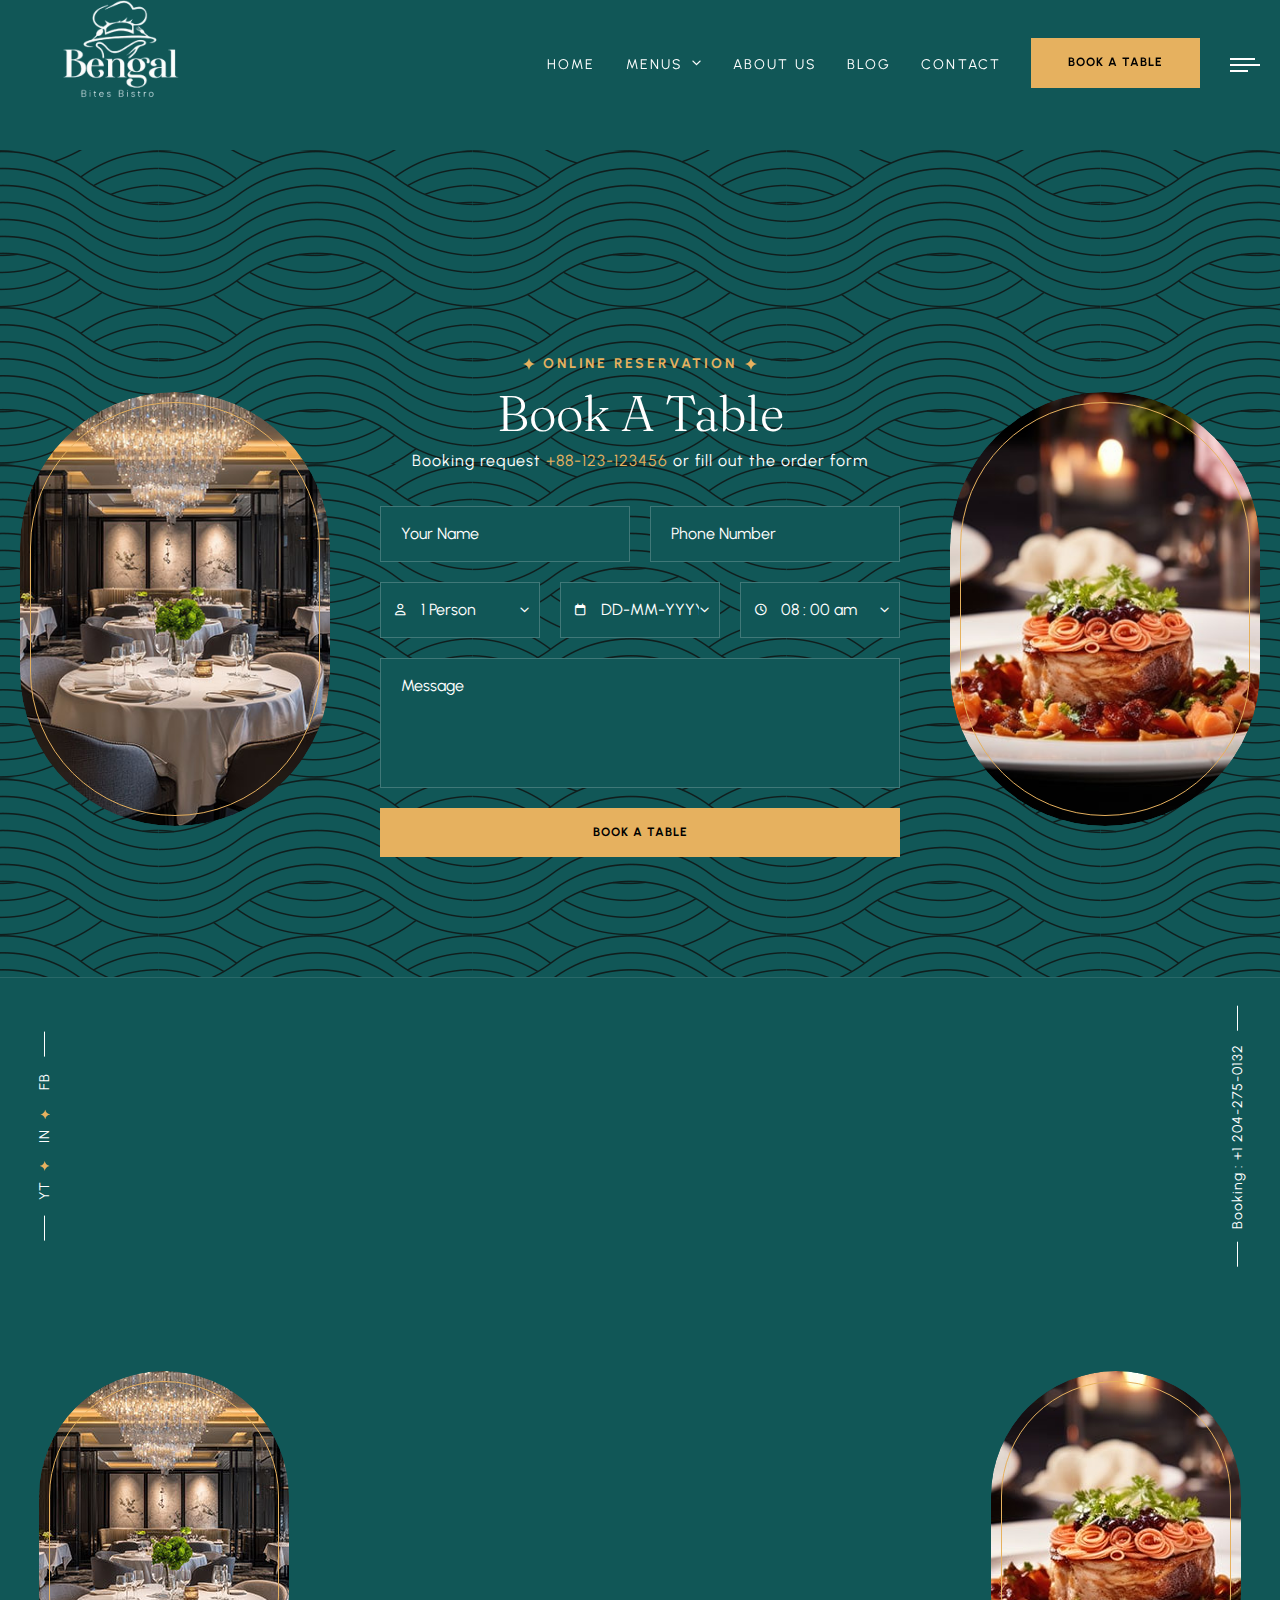
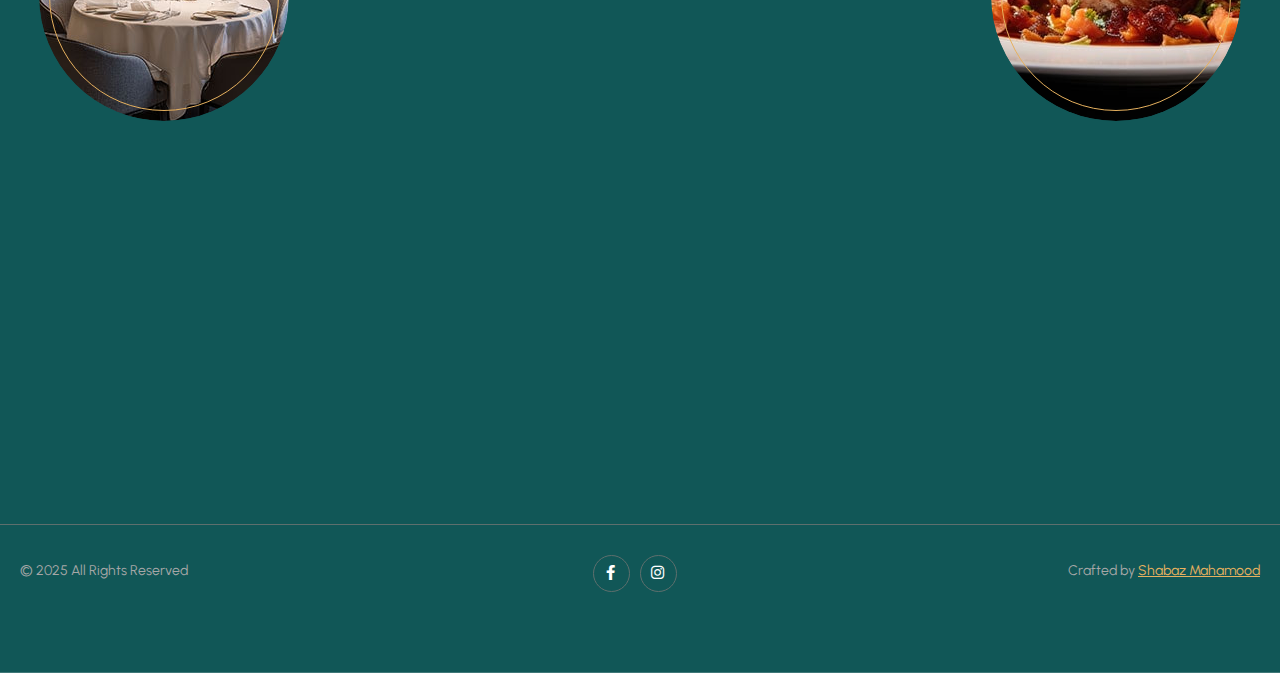
<file: book-table-option2.html>
<!DOCTYPE html>
<html lang="en">

<head>
    <meta charset="utf-8">
    <title>Bengal Bites Bistro</title>
    <!-- Stylesheets -->
    <link href="css/bootstrap.css" rel="stylesheet">
    <link href="css/style.css" rel="stylesheet">
    <link rel="shortcut icon" href="images/favicon.png" type="image/x-icon">
    <link rel="icon" href="images/favicon.png" type="image/x-icon">
    <!-- Responsive -->
    <meta http-equiv="X-UA-Compatible" content="IE=edge">
    <meta name="viewport" content="width=device-width, initial-scale=1.0, maximum-scale=1.0, user-scalable=0">
    <link href="css/responsive.css" rel="stylesheet">

</head>

<body>
    <div class="page-wrapper">

        <!-- Preloader -->
        <div class="loader-wrap">
            <div class="preloader">
                <div class="preloader-close">x</div>
                <div id="handle-preloader" class="handle-preloader">
                    <div class="animation-preloader">
                        <div class="spinner"></div>
                        <div class="txt-loading">
                            <span data-text-preloader="B" class="letters-loading">
                            B
                        </span>
                            <span data-text-preloader="E" class="letters-loading">
                            E
                        </span>
                            <span data-text-preloader="N" class="letters-loading">
                            N
                        </span>
                            <span data-text-preloader="G" class="letters-loading">
                            G
                        </span>
                            <span data-text-preloader="A" class="letters-loading">
                            A
                        </span>
                            <span data-text-preloader="L" class="letters-loading">
                            L
                        </span>
                            <span data-text-preloader="B" class="letters-loading">
                            B
                        </span>
                            <span data-text-preloader="I" class="letters-loading">
                            I
                        </span>
                         <span data-text-preloader="T" class="letters-loading">
                            T
                        </span>
                            <span data-text-preloader="E" class="letters-loading">
                            E
                        </span>
                            <span data-text-preloader="S" class="letters-loading">
                            S
                        </span>
                            <span data-text-preloader="B" class="letters-loading">
                            B
                        </span>
                            <span data-text-preloader="I" class="letters-loading">
                            I
                        </span>
                            <span data-text-preloader="S" class="letters-loading">
                            S
                        </span>
                            <span data-text-preloader="T" class="letters-loading">
                            T
                        </span>
                            <span data-text-preloader="R" class="letters-loading">
                            R
                        </span>
                         <span data-text-preloader="O" class="letters-loading">
                             O
                        </span>
                        </div>
                    </div>
                </div>
            </div>
        </div>
        <!-- Preloader End -->

        <!-- Main Header-->
        <header class="main-header header-down">
            <div class="header-top">
                <div class="auto-container">
                    <div class="inner clearfix">
                        <div class="top-left clearfix">
                            <ul class="top-info clearfix">
                                <li><i class="icon far fa-map-marker-alt"></i> Unit-H, 230 Dalhousie Dr, Winnipeg, MB, Canada, Manitoba</li>
                                <li><i class="icon far fa-clock"></i> Daily : 8.00 am to 10.00 pm</li>
                            </ul>
                        </div>
                        <div class="top-right clearfix">
                            <ul class="top-info clearfix">
                                <li><a href="tel:+11234567890"><i class="icon far fa-phone"></i> +1 123 456 7890</a></li>
                                <li><a href="mailto:booking@restaurant.com"><i class="icon far fa-envelope"></i> booking@restaurant.com</a></li>
                            </ul>
                        </div>
                    </div>
                </div>
            </div>
            <!-- Header Upper -->
            <div class="header-upper">
                <div class="auto-container">
                    <!-- Main Box -->
                    <div class="main-box clearfix">
                        <!--Logo-->
                        <div class="logo-box">
                            <div class="logo"><a href="index.html" title=""><img src="./images/resturant-removebg-preview.png" alt="image" title="- Restaurants HTML Template "></a></div>
                        </div>

                        <div class="nav-box clearfix">
                            <!--Nav Outer-->
                            <div class="nav-outer clearfix">
                                <nav class="main-menu">
                                    <ul class="navigation clearfix">
                                        <li class=><a href="index.html">Home</a>
                                            <ul>

                                               
                                            </ul>
                                        </li>

                                        <li class="dropdown has-mega-menu"><a href="menu-list.html">Menus</a>
                                            <ul>
                                                <li>
                                                    <div class="mega-menu">
                                                        <div class="menu-inner">
                                                            <div class="auto-container">
                                                                <div class="row clearfix">
                                                                    <div class="menu-block col-lg-3 col-md-6 col-sm-6">
                                                                        <div class="image"><a href="menu-list-1.html"><img src="images/resource/menu-1-thumb.jpg" alt="image"></a></div>
                                                                        <div class="title"><a href="menu-list-1.html">Menu list 1</a></div>
                                                                    </div>
                                                                    <div class="menu-block col-lg-3 col-md-6 col-sm-6">
                                                                        <div class="image"><a href="menu-list-2.html"><img src="images/resource/menu-2-thumb.jpg" alt="image"></a></div>
                                                                        <div class="title"><a href="menu-list-2.html">Menu list 2</a></div>
                                                                    </div>
                                                                    <div class="menu-block col-lg-3 col-md-6 col-sm-6">
                                                                        <div class="image"><a href="menu-list-3.html"><img src="images/resource/menu-3-thumb.jpg" alt="image"></a></div>
                                                                        <div class="title"><a href="menu-list-3.html">Menu list 3</a></div>
                                                                    </div>
                                                                    <div class="menu-block col-lg-3 col-md-6 col-sm-6">
                                                                        <div class="image"><a href="menu-list-4.html"><img src="images/resource/menu-4-thumb.jpg" alt="image"></a></div>
                                                                        <div class="title"><a href="menu-list-4.html">Menu list 4</a></div>
                                                                    </div>
                                                                </div>
                                                            </div>
                                                        </div>
                                                    </div>
                                                </li>
                                            </ul>
                                        </li>
                                        <li><a href="about.html">About Us</a></li>
                                        <li><a href="blog.html">Blog</a></li>
                                        <li><a href="contact-us.html">Contact</a></li>

                                            </ul>
                                        </li>

                                    </ul>
                                </nav>
                                <!-- Main Menu End-->
                            </div>
                            <!--Nav Outer End-->

                            <div class="links-box clearfix">
                                <div class="link link-btn">
                                    <a href="book-table.html" class="theme-btn btn-style-one clearfix">
                                    <span class="btn-wrap">
                                        <span class="text-one">book a table</span>
                                        <span class="text-two">book a table</span>
                                    </span>
                                </a>
                                </div>
                                <div class="link info-toggler">
                                    <button class="info-btn">
                                    <span class="hamburger">
                                        <span class="top-bun"></span>
                                        <span class="meat"></span>
                                        <span class="bottom-bun"></span>
                                    </span>
                                </button>
                                </div>
                            </div>

                            <!-- Hidden Nav Toggler -->
                            <div class="nav-toggler">
                                <button class="hidden-bar-opener">
                                <span class="hamburger">
                                    <span class="top-bun"></span>
                                    <span class="meat"></span>
                                    <span class="bottom-bun"></span>
                                </span>
                            </button>
                            </div>

                        </div>

                    </div>
                </div>
            </div>
        </header>
        <!--End Main Header -->

        <!--Menu Backdrop-->
        <div class="menu-backdrop"></div>

        <!-- Hidden Navigation Bar -->
        <section class="hidden-bar">
            <!-- Hidden Bar Wrapper -->
            <div class="inner-box">
                <div class="cross-icon hidden-bar-closer"><span class="far fa-close"></span></div>
                <div class="logo-box"><a href="index.html" title="Restoria - Restaurants HTML Template"><img src="images/resource/sidebar-logo.png" alt="image" title="Restoria - Restaurants HTML Template"></a></div>

                <!-- .Side-menu -->
                <div class="side-menu">
                    <ul class="navigation clearfix">
                        <li class="dropdown"><a href="#">Home</a> </li>
                        <li class="dropdown"><a href="menu-list-1.html">Menus</a>
                            <ul>
                                <li><a href="menu-list-1.html">Menu List 1</a></li>
                                <li><a href="menu-list-2.html">Menu List 2</a></li>
                                <li><a href="menu-list-3.html">Menu List 3</a></li>
                                <li><a href="menu-list-4.html">Menu List 4</a></li>
                            </ul>
                        </li>
                        <li><a href="about.html">About Us</a></li>
                        <li><a href="blog-single-post.html">Blog </a></li>
                        <li><a href="contact-us.html">Contact</a></li>
                    </ul>
                                       
                       
                </div>
                <!-- /.Side-menu -->

            </div>
            <!-- / Hidden Bar Wrapper -->
        </section>
        <!-- / Hidden Bar -->

        <!--Info Back Drop-->
        <div class="info-back-drop"></div>

        <!-- Hidden Bar -->
        <section class="info-bar">
            <div class="inner-box">
                <div class="cross-icon"><span class="far fa-close"></span></div>
                <div class="image-box"><img src="images/resource/sidebar-image.jpg" alt="image" title=""></div>
                <div class="logo-box"><a href="index.html" title="Bengal Bites Bistro"><img src="images/resource/sidebar-logo.png" alt="image" title="Restoria - Restaurants HTML Template"></a></div>

                <h5>Visit Us</h5>
                <ul class="info">
                    <li>Restoria, Arrondissement, <br> Paris 9578</li>
                    <li> <span class="ib-ttl"> Lunch Time </span>- 10.00 am – 3:30 pm </li>
                    <li><span class="ib-ttl"> Dinner Time</span> - 08.00 pm – 10:30 pm</li>
                    <li><a href="mailto:booking@domainame.com">booking@domainame.com</a></li>
                </ul>
                <div class="booking-info">
                    <div class="bk-no"><a href="tel:+1 204-275-0132">Booking: +1 204-275-0132</a></div>
                </div>
            </div>
        </section>
        <!--End Hidden Bar -->

        <section class="banner-section">

            <!-- social link -->
            <div class="banner-social-list">
                <span class="line"></span>

                <ul class="custom-ul">
                    <li> <a href="#"> FB </a> </li>
                    <li><a href="#"> IN </a> </li>
                    <li><a href="#"> YT </a> </li>
                </ul>

                <span class="line"></span>
            </div>

            <!-- social link -->
            <div class="banner-call">
                <span class="line"></span>

                <ul class="call-ul">
                    <li><a href="tel:+1 204-275-0132">Booking : +1 204-275-0132</a></li>
                </ul>

                <span class="line"></span>
            </div>


    <!--Reservation Section-->
    <section class="reserve-section style-two reserve-page-2 section-kt">
        <div class="auto-container">
            <div class="outer-box">
                <div class="row clearfix">

                    <!-- Form -->
                    <div class="reserv-col form-col col-lg-6 col-md-12 col-sm-12">
                        <div class="inner">
                            <div class="title-box centered">
                                <div class="subtitle"><span>Online reservation</span></div>
                                <h2>Book A Table</h2>
                                <div class="request-info">Booking request <a href="book-table-option2.html#">+88-123-123456</a> or fill out the order form</div>
                            </div>
                            <div class="default-form reservation-form">
                                <form method="post" action="index.html">
                                    <div class="row clearfix">
                                        <div class="form-group col-lg-6 col-md-6 col-sm-12">
                                            <div class="field-inner">
                                                <input type="text" name="fieldname" value="" placeholder="Your Name" required>
                                            </div>
                                        </div>
                                        <div class="form-group col-lg-6 col-md-6 col-sm-12">
                                            <div class="field-inner">
                                                <input type="text" name="fieldname" value="" placeholder="Phone Number" required>
                                            </div>
                                        </div>
                                        <div class="form-group col-lg-4 col-md-6 col-sm-12">
                                            <div class="field-inner">
                                                <span class="alt-icon far fa-user"></span>
                                                <select class="l-icon">
                                                    <option>1 Person</option>
                                                    <option>2 Person</option>
                                                    <option>3 Person</option>
                                                    <option>4 Person</option>
                                                    <option>5 Person</option>
                                                    <option>6 Person</option>
                                                    <option>7 Person</option>
                                                </select>
                                                <span class="arrow-icon far fa-angle-down"></span>
                                            </div>
                                        </div>
                                        <div class="form-group col-lg-4 col-md-6 col-sm-12">
                                            <div class="field-inner">
                                                <span class="alt-icon far fa-calendar"></span>
                                                <input class="l-icon datepicker" type="text" name="fieldname" value="" placeholder="DD-MM-YYYY" required readonly>
                                                <span class="arrow-icon far fa-angle-down"></span>
                                            </div>
                                        </div>
                                        <div class="form-group col-lg-4 col-md-12 col-sm-12">
                                            <div class="field-inner">
                                                <span class="alt-icon far fa-clock"></span>
                                                <select class="l-icon">
                                                    <option>08 : 00 am</option>
                                                    <option>09 : 00 am</option>
                                                    <option>10 : 00 am</option>
                                                    <option>11 : 00 am</option>
                                                    <option>12 : 00 pm</option>
                                                    <option>01 : 00 pm</option>
                                                    <option>02 : 00 pm</option>
                                                    <option>03 : 00 pm</option>
                                                    <option>04 : 00 pm</option>
                                                    <option>05 : 00 pm</option>
                                                    <option>06 : 00 pm</option>
                                                    <option>07 : 00 pm</option>
                                                    <option>08 : 00 pm</option>
                                                    <option>09 : 00 pm</option>
                                                    <option>10 : 00 pm</option>
                                                </select>
                                                <span class="arrow-icon far fa-angle-down"></span>
                                            </div>
                                        </div>
                                        <div class="form-group col-lg-12 col-md-12 col-sm-12">
                                            <div class="field-inner">
                                                <textarea name="fieldname" placeholder="Message" required></textarea>
                                            </div>
                                        </div>
                                        <div class="form-group col-lg-12 col-md-12 col-sm-12">
                                            <div class="field-inner">
                                                <button type="submit" class="theme-btn btn-style-one clearfix">
                                                    <span class="btn-wrap">
                                                        <span class="text-one">book a table</span>
                                                        <span class="text-two">book a table</span>
                                                    </span>
                                                </button>
                                            </div>
                                        </div>
                                    </div>
                                </form>
                            </div>
                        </div>
                    </div>

                    <!-- image left -->
                    <div class="reserv-col img-col col-lg-3 col-md-6 col-sm-12">
                        <div class="form-image">
                            <img src="images/resource/form-img-1.jpg" alt="image">
                        </div>
                    </div>

                    <!-- image right -->
                    <div class="reserv-col last img-col col-lg-3 col-md-6 col-sm-12">
                        <div class="form-image">
                            <img src="images/resource/form-img-2.jpg" alt="image">
                        </div>
                    </div>

                </div>

            </div>
        </div>
    </section>

    <!--Main Footer-->
        <footer class="main-footer">
            <div class="upper-section section-kt">
                <div class="auto-container">
                    <div class="row clearfix">
                        <!--Footer Col-->
                        <div class="footer-col info-col col-lg-6 col-md-12 col-sm-12">
                            <div class="inner wow fadeInUp" data-wow-delay="0ms" data-wow-duration="1500ms">
                                <div class="content">
                                    <div class="logo"><a href="index.html" title="Unit-H, 230 Dalhousie Dr, Winnipeg, MB, Canada, Manitoba"><img src="./images/resturant-removebg-preview.png" alt="image" title="Restoria - Restaurants HTML Template"></a></div>
                                    <div class="info">
                                        <h6>visit us </h6>
                                        <ul>
                                            <li>Unit-H, 230 Dalhousie Dr, Winnipeg, MB, Canada, Manitoba</li>
                                            <li>Daily - 11.00 am to 11.00 pm</li>
                                            <li><a href="mailto:bbbistro22@gmail.com">bbbistro22@gmail.com</a></li>
                                            <li><a href="tel:+1 204-275-0132">Booking Request :+1 204-275-0132</a></li>

                                        </ul>
                                    </div>
                                    <div class="separator"><span> </span> </div>
                                    <div class="newsletter">
                                        <h4>Our Newsletter</h4>
                                        <div class="text">Subscribe us & Get 25% Off. Get latest updates.</div>
                                        <div class="newsletter-form">
                                            <form method="post" action="index.html">
                                                <div class="form-group">
                                                    <span class="alt-icon far fa-envelope"></span>
                                                    <input type="email" name="email" value="" placeholder="Your email" required>
                                                    <button type="submit" class="theme-btn btn-style-one clearfix">
                                                    <span class="btn-wrap">
                                                        <span class="text-one">subscribe</span>
                                                        <span class="text-two">subscribe</span>
                                                    </span>
                                                </button>
                                                </div>
                                            </form>
                                        </div>
                                    </div>
                                </div>
                            </div>
                        </div>
                        <!--Footer Col-->
                        <div class="footer-col footer-image-col col-lg-3 col-md-6 col-sm-12">
                            <div class="footer-image">
                                <img src="images/resource/footer-img-1.jpg" alt="image">
                            </div>
                        </div>
                        <!--Footer Col-->
                        <div class="footer-col footer-image-col last col-lg-3 col-md-6 col-sm-12">
                            <div class="footer-image">
                                <img src="images/resource/footer-img-2.jpg" alt="image">
                            </div>
                        </div>
                    </div>
                </div>
            </div>

            <!-- last footer -->
            <div class="bottom_footer">
                <!-- container start -->
                <div class="auto-container">
                    <!-- row start -->
                    <div class="row clearfix">
                        <div class="col-lg-4 col-md-4 col-sm-12">
                            <p>© 2025 All Rights Reserved</p>
                        </div>

                        <div class="col-lg-4 col-md-4 col-sm-12">
                            <ul class="social_media">
                                <ul class="social_media">
                                <li><a href="https://www.facebook.com/p/Bengal-Bites-Bistro-61565122286160/" aria-label="facebook page"><i class="fa-brands fa-facebook-f"></i></a></li>
                                <li><a href="https://www.instagram.com/bengalbitesbistro/?hl=en" aria-label="twitter page"><i class="fa-brands fa-instagram"></i></a></li>
                            </ul>
                        </div>

                        <div class="col-lg-4 col-md-4 col-sm-12">
                            <p class="developer_text">Crafted by <a href="#" target="blank">Shabaz Mahamood</a></p>
                        </div>
                    </div>
                    <!-- row end -->
                </div>
                <!-- container end -->
            </div>
        </footer>

    </div>
    <!--End pagewrapper-->

    <!--Scroll to top-->
    <div class="scroll-to-top scroll-to-target" data-target="html"><span class="icon fa fa-angle-up"></span></div>
    <!--[if lt IE 9]><script src="https://cdnjs.cloudflare.com/ajax/libs/html5shiv/3.7.3/html5shiv.js"></script><![endif]-->

    <script src="js/jquery.js"></script>
    <script src="js/popper.min.js"></script>
    <script src="js/bootstrap.min.js"></script>
    <script src="js/jquery-ui.js"></script>
    <script src="js/jquery.fancybox.js"></script>
    <script src="js/swiper.js"></script>
    <script src="js/owl.js"></script>
    <script src="js/appear.js"></script>
    <script src="js/wow.js"></script>
    <script src="js/parallax.min.js"></script>
    <script src="js/custom-script.js"></script>
</body>
</html>
</file>
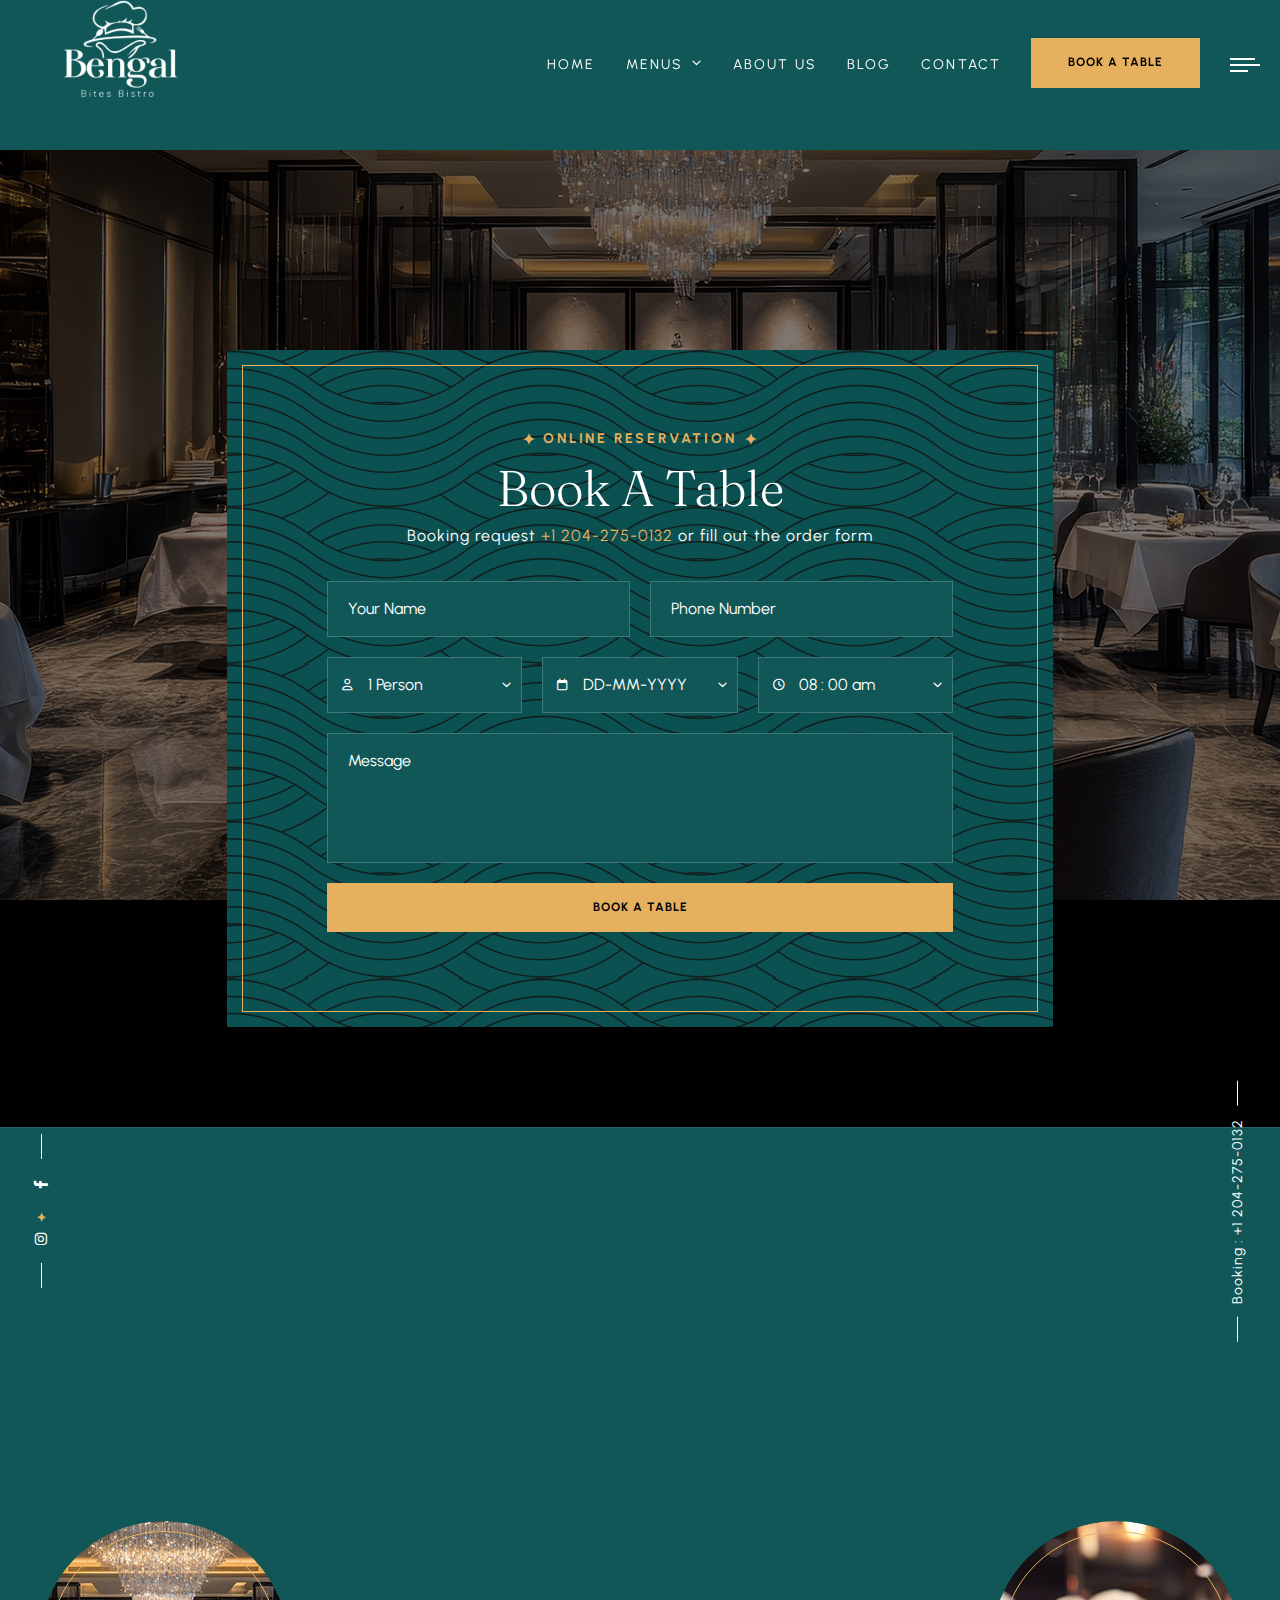
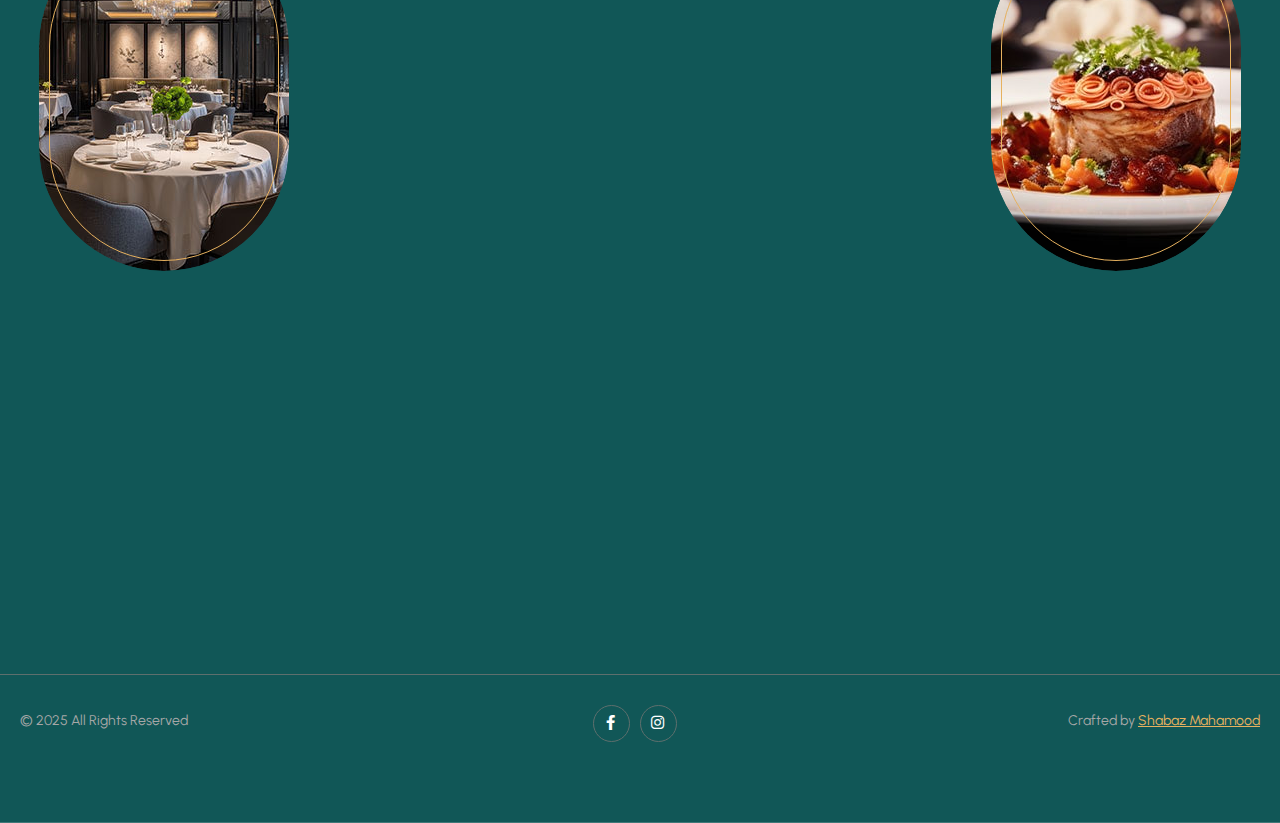
<file: book-table.html>
<!DOCTYPE html>
<html lang="en">

<head>
    <meta charset="utf-8">
    <title>Bengal Bites Bistro</title>
    <!-- Stylesheets -->
    <link href="css/bootstrap.css" rel="stylesheet">
    <link href="css/style.css" rel="stylesheet">
    <link rel="shortcut icon" href="images/favicon.png" type="image/x-icon">
    <link rel="icon" href="images/favicon.png" type="image/x-icon">
    <!-- Responsive -->
    <meta http-equiv="X-UA-Compatible" content="IE=edge">
    <meta name="viewport" content="width=device-width, initial-scale=1.0, maximum-scale=1.0, user-scalable=0">
    <link href="css/responsive.css" rel="stylesheet">

</head>

<body>
    <div class="page-wrapper">

        <!-- Preloader -->
        <div class="loader-wrap">
            <div class="preloader">
                <div class="preloader-close">x</div>
                <div id="handle-preloader" class="handle-preloader">
                    <div class="animation-preloader">
                        <div class="spinner"></div>
                        <div class="txt-loading">
                            <span data-text-preloader="B" class="letters-loading">
                            B
                        </span>
                            <span data-text-preloader="E" class="letters-loading">
                            E
                        </span>
                            <span data-text-preloader="N" class="letters-loading">
                            N
                        </span>
                            <span data-text-preloader="G" class="letters-loading">
                            G
                        </span>
                            <span data-text-preloader="A" class="letters-loading">
                            A
                        </span>
                            <span data-text-preloader="L" class="letters-loading">
                            L
                        </span>
                            <span data-text-preloader="B" class="letters-loading">
                            B
                        </span>
                            <span data-text-preloader="I" class="letters-loading">
                            I
                        </span>
                         <span data-text-preloader="T" class="letters-loading">
                            T
                        </span>
                            <span data-text-preloader="E" class="letters-loading">
                            E
                        </span>
                            <span data-text-preloader="S" class="letters-loading">
                            S
                        </span>
                            <span data-text-preloader="B" class="letters-loading">
                            B
                        </span>
                            <span data-text-preloader="I" class="letters-loading">
                            I
                        </span>
                            <span data-text-preloader="S" class="letters-loading">
                            S
                        </span>
                            <span data-text-preloader="T" class="letters-loading">
                            T
                        </span>
                            <span data-text-preloader="R" class="letters-loading">
                            R
                        </span>
                         <span data-text-preloader="O" class="letters-loading">
                             O
                        </span>
                        </div>
                    </div>
                </div>
            </div>
        </div>
        <!-- Preloader End -->

        <!-- Main Header-->
        <header class="main-header header-down">
            <div class="header-top">
                <div class="auto-container">
                    <div class="inner clearfix">
                        <div class="top-left clearfix">
                            <ul class="top-info clearfix">
                                <li><i class="icon far fa-map-marker-alt"></i> Unit-H, 230 Dalhousie Dr, Winnipeg, MB, Canada, Manitoba</li>
                                <li><i class="icon far fa-clock"></i> Daily : 8.00 am to 10.00 pm</li>
                            </ul>
                        </div>
                        <div class="top-right clearfix">
                            <ul class="top-info clearfix">
                                <li><a href="tel:+1 123 456 7890"><i class="icon far fa-phone"></i> +1 123 456 7890</a></li>
                                <li><a href="mailto:bbbistro22@gmail.com"><i class="icon far fa-envelope"></i> bbbistro22@gmail.com</a></li>
                            </ul>
                        </div>
                    </div>
                </div>
            </div>
            <!-- Header Upper -->
            <div class="header-upper">
                <div class="auto-container">
                    <!-- Main Box -->
                    <div class="main-box clearfix">
                        <!--Logo-->
                        <div class="logo-box">
                            <div class="logo"><a href="index.html" title=""><img src="./images/resturant-removebg-preview.png" alt="image" title="- Restaurants HTML Template "></a></div>
                        </div>

                        <div class="nav-box clearfix">
                            <!--Nav Outer-->
                            <div class="nav-outer clearfix">
                                <nav class="main-menu">
                                    <ul class="navigation clearfix">
                                        <li class=><a href="index.html">Home</a>
                                            <ul>

                                               
                                            </ul>
                                        </li>

                                        <li class="dropdown has-mega-menu"><a href="menu-list.html">Menus</a>
                                            <ul>
                                                <li>
                                                    <div class="mega-menu">
                                                        <div class="menu-inner">
                                                            <div class="auto-container">
                                                                <div class="row clearfix">
                                                                    <div class="menu-block col-lg-3 col-md-6 col-sm-6">
                                                                        <div class="image"><a href="menu-list-1.html"><img src="images/resource/menu-1-thumb.jpg" alt="image"></a></div>
                                                                        <div class="title"><a href="menu-list-1.html">Menu list 1</a></div>
                                                                    </div>
                                                                    <div class="menu-block col-lg-3 col-md-6 col-sm-6">
                                                                        <div class="image"><a href="menu-list-2.html"><img src="images/resource/menu-2-thumb.jpg" alt="image"></a></div>
                                                                        <div class="title"><a href="menu-list-2.html">Menu list 2</a></div>
                                                                    </div>
                                                                    <div class="menu-block col-lg-3 col-md-6 col-sm-6">
                                                                        <div class="image"><a href="menu-list-3.html"><img src="images/resource/menu-3-thumb.jpg" alt="image"></a></div>
                                                                        <div class="title"><a href="menu-list-3.html">Menu list 3</a></div>
                                                                    </div>
                                                                    <div class="menu-block col-lg-3 col-md-6 col-sm-6">
                                                                        <div class="image"><a href="menu-list-4.html"><img src="images/resource/menu-4-thumb.jpg" alt="image"></a></div>
                                                                        <div class="title"><a href="menu-list-4.html">Menu list 4</a></div>
                                                                    </div>
                                                                </div>
                                                            </div>
                                                        </div>
                                                    </div>
                                                </li>
                                            </ul>
                                        </li>
                                        <li><a href="about.html">About Us</a></li>
                        
                                        <li><a href="blog-list.html">Blog</a></li>
                                         
                                        <li><a href="contact-us.html">Contact</a></li>

                                            </ul>
                                        </li>

                                    </ul>
                                </nav>
                                <!-- Main Menu End-->
                            </div>
                            <!--Nav Outer End-->

                            <div class="links-box clearfix">
                                <div class="link link-btn">
                                    <a href="book-table.html" class="theme-btn btn-style-one clearfix">
                                    <span class="btn-wrap">
                                        <span class="text-one">book a table</span>
                                        <span class="text-two">book a table</span>
                                    </span>
                                </a>
                                </div>
                                <div class="link info-toggler">
                                    <button class="info-btn">
                                    <span class="hamburger">
                                        <span class="top-bun"></span>
                                        <span class="meat"></span>
                                        <span class="bottom-bun"></span>
                                    </span>
                                </button>
                                </div>
                            </div>

                            <!-- Hidden Nav Toggler -->
                            <div class="nav-toggler">
                                <button class="hidden-bar-opener">
                                <span class="hamburger">
                                    <span class="top-bun"></span>
                                    <span class="meat"></span>
                                    <span class="bottom-bun"></span>
                                </span>
                            </button>
                            </div>

                        </div>

                    </div>
                </div>
            </div>
        </header>
        <!--End Main Header -->

        <!--Menu Backdrop-->
        <div class="menu-backdrop"></div>

        <!-- Hidden Navigation Bar -->
        <section class="hidden-bar">
            <!-- Hidden Bar Wrapper -->
            <div class="inner-box">
                <div class="cross-icon hidden-bar-closer"><span class="far fa-close"></span></div>
                <div class="logo-box"><a href="index.html" title="Restoria - Restaurants HTML Template"><img src="images/resource/sidebar-logo.png" alt="image" title="Restoria - Restaurants HTML Template"></a></div>

                <!-- .Side-menu -->
                <div class="side-menu">
                    <ul class="navigation clearfix">
                        <li ><a href="#">Home</a> </li>
                        <li class="dropdown"><a href="menu-list-1.html">Menus</a>
                            <ul>
                                <li><a href="menu-list-1.html">Menu List 1</a></li>
                                <li><a href="menu-list-2.html">Menu List 2</a></li>
                                <li><a href="menu-list-3.html">Menu List 3</a></li>
                                <li><a href="menu-list-4.html">Menu List 4</a></li>
                            </ul>
                        </li>
                        <li><a href="about.html">About Us</a></li>
                        <li><a href="blog-single-post.html">Blog </a></li>
                        <li><a href="contact-us.html">Contact</a></li>
                    </ul>
                                       
                       
                </div>
                <!-- /.Side-menu -->

            </div>
            <!-- / Hidden Bar Wrapper -->
        </section>
        <!-- / Hidden Bar -->

        <!--Info Back Drop-->
        <div class="info-back-drop"></div>

        <!-- Hidden Bar -->
        <section class="info-bar">
            <div class="inner-box">
                <div class="cross-icon"><span class="far fa-close"></span></div>
                <div class="image-box"><img src="images/resource/sidebar-image.jpg" alt="image" title=""></div>
                <div class="logo-box"><a href="index.html" title="Bengal Bites Bistro"><img src="images/resource/sidebar-logo.png" alt="image" title="Restoria - Restaurants HTML Template"></a></div>

                <h5>Visit Us</h5>
                <ul class="info">
                    <li>Unit-H, 230 Dalhousie Dr, Winnipeg, MB, Canada, </li>
                    <li> <span class="ib-ttl"> Lunch Time </span>- 10.00 am – 3:30 pm </li>
                    <li><span class="ib-ttl"> Dinner Time</span> - 08.00 pm – 10:30 pm</li>
                    <li><a href="mailto:booking@domainame.com">bbbistro22@gmail.com</a></li>
                </ul>
                <div class="booking-info">
                    <div class="bk-no"><a href="tel:+1 204-275-0132">Booking: +1 204-275-0132</a></div>
                </div>
            </div>
        </section>
        <!--End Hidden Bar -->

        <section class="banner-section">

          <!-- social link -->
        <div class="banner-social-list">
          <span class="line"></span>

          <ul class="custom-ul">
            <li> <a href="https://www.facebook.com/p/Bengal-Bites-Bistro-61565122286160/"> <i class="fa-brands fa-facebook-f"></i> </a> </li>
            <li><a href="https://www.instagram.com/bengalbitesbistro/?hl=en"> <i class="fa-brands fa-instagram"></i> </a> </li>
          </ul>

          <span class="line"></span>
        </div>

        <!-- social link -->
            <div class="banner-call">
                <span class="line"></span>

                <ul class="call-ul">
                    <li><a href="tel:+1 204-275-0132">Booking : +1 204-275-0132</a></li>
                </ul>

                <span class="line"></span>
            </div>


    <!--Reservation Section-->
    <section class="reserve-section style-two reserve-page section-kt">
        <div class="image-layer" style="background-image: url(images/background/image-10.jpg);"></div>
        <div class="auto-container">
            <div class="outer-box">
                <div class="row clearfix">

                    <div class="reserv-col col-lg-8 col-md-12 col-sm-12 mx-auto">
                        <div class="inner">
                            <div class="title-box centered">
                                <div class="subtitle"><span>Online reservation</span></div>
                                <h2>Book A Table</h2>
                                <div class="request-info">Booking request <a href="book-table.html#">+1 204-275-0132</a> or fill out the order form</div>
                            </div>
                            <div class="default-form reservation-form">
                                <form method="post" action="index.html">
                                    <div class="row clearfix">
                                        <div class="form-group col-lg-6 col-md-6 col-sm-12">
                                            <div class="field-inner">
                                                <input type="text" name="fieldname" value="" placeholder="Your Name" required>
                                            </div>
                                        </div>
                                        <div class="form-group col-lg-6 col-md-6 col-sm-12">
                                            <div class="field-inner">
                                                <input type="text" name="fieldname" value="" placeholder="Phone Number" required>
                                            </div>
                                        </div>
                                        <div class="form-group col-lg-4 col-md-6 col-sm-12">
                                            <div class="field-inner">
                                                <span class="alt-icon far fa-user"></span>
                                                <select class="l-icon">
                                                    <option>1 Person</option>
                                                    <option>2 Person</option>
                                                    <option>3 Person</option>
                                                    <option>4 Person</option>
                                                    <option>5 Person</option>
                                                    <option>6 Person</option>
                                                    <option>7 Person</option>
                                                </select>
                                                <span class="arrow-icon far fa-angle-down"></span>
                                            </div>
                                        </div>
                                        <div class="form-group col-lg-4 col-md-6 col-sm-12">
                                            <div class="field-inner">
                                                <span class="alt-icon far fa-calendar"></span>
                                                <input class="l-icon datepicker" type="text" name="fieldname" value="" placeholder="DD-MM-YYYY" required readonly>
                                                <span class="arrow-icon far fa-angle-down"></span>
                                            </div>
                                        </div>
                                        <div class="form-group col-lg-4 col-md-12 col-sm-12">
                                            <div class="field-inner">
                                                <span class="alt-icon far fa-clock"></span>
                                                <select class="l-icon">
                                                    <option>08 : 00 am</option>
                                                    <option>09 : 00 am</option>
                                                    <option>10 : 00 am</option>
                                                    <option>11 : 00 am</option>
                                                    <option>12 : 00 pm</option>
                                                    <option>01 : 00 pm</option>
                                                    <option>02 : 00 pm</option>
                                                    <option>03 : 00 pm</option>
                                                    <option>04 : 00 pm</option>
                                                    <option>05 : 00 pm</option>
                                                    <option>06 : 00 pm</option>
                                                    <option>07 : 00 pm</option>
                                                    <option>08 : 00 pm</option>
                                                    <option>09 : 00 pm</option>
                                                    <option>10 : 00 pm</option>
                                                </select>
                                                <span class="arrow-icon far fa-angle-down"></span>
                                            </div>
                                        </div>
                                        <div class="form-group col-lg-12 col-md-12 col-sm-12">
                                            <div class="field-inner">
                                                <textarea name="fieldname" placeholder="Message" required></textarea>
                                            </div>
                                        </div>
                                        <div class="form-group col-lg-12 col-md-12 col-sm-12">
                                            <div class="field-inner">
                                                <button type="submit" class="theme-btn btn-style-one clearfix">
                                                    <span class="btn-wrap">
                                                        <span class="text-one">book a table</span>
                                                        <span class="text-two">book a table</span>
                                                    </span>
                                                </button>
                                            </div>
                                        </div>
                                    </div>
                                </form>
                            </div>
                        </div>
                    </div>
                </div>

            </div>
        </div>
    </section>

    <!--Main Footer-->
        <footer class="main-footer">
            <div class="upper-section section-kt">
                <div class="auto-container">
                    <div class="row clearfix">
                        <!--Footer Col-->
                        <div class="footer-col info-col col-lg-6 col-md-12 col-sm-12">
                            <div class="inner wow fadeInUp" data-wow-delay="0ms" data-wow-duration="1500ms">
                                <div class="content">
                                    <div class="logo"><a href="index.html" title="Unit-H, 230 Dalhousie Dr, Winnipeg, MB, Canada, Manitoba"><img src="./images/resturant-removebg-preview.png" alt="image" title="Restoria - Restaurants HTML Template"></a></div>
                                    <div class="info">
                                        <h6>visit us </h6>
                                        <ul>
                                            <li>Unit-H, 230 Dalhousie Dr, Winnipeg, MB, Canada, Manitoba</li>
                                            <li>Daily - 11.00 am to 11.00 pm</li>
                                            <li><a href="mailto:bbbistro22@gmail.com">bbbistro22@gmail.com</a></li>
                                            <li><a href="tel:+1 204-275-0132">Booking Request :+1 204-275-0132</a></li>

                                        </ul>
                                    </div>
                                    <div class="separator"><span> </span> </div>
                                    <div class="newsletter">
                                        <h4>Our Newsletter</h4>
                                        <div class="text">Subscribe us & Get 25% Off. Get latest updates.</div>
                                        <div class="newsletter-form">
                                            <form method="post" action="index.html">
                                                <div class="form-group">
                                                    <span class="alt-icon far fa-envelope"></span>
                                                    <input type="email" name="email" value="" placeholder="Your email" required>
                                                    <button type="submit" class="theme-btn btn-style-one clearfix">
                                                    <span class="btn-wrap">
                                                        <span class="text-one">subscribe</span>
                                                        <span class="text-two">subscribe</span>
                                                    </span>
                                                </button>
                                                </div>
                                            </form>
                                        </div>
                                    </div>
                                </div>
                            </div>
                        </div>
                        <!--Footer Col-->
                        <div class="footer-col footer-image-col col-lg-3 col-md-6 col-sm-12">
                            <div class="footer-image">
                                <img src="images/resource/footer-img-1.jpg" alt="image">
                            </div>
                        </div>
                        <!--Footer Col-->
                        <div class="footer-col footer-image-col last col-lg-3 col-md-6 col-sm-12">
                            <div class="footer-image">
                                <img src="images/resource/footer-img-2.jpg" alt="image">
                            </div>
                        </div>
                    </div>
                </div>
            </div>

            <!-- last footer -->
            <div class="bottom_footer">
                <!-- container start -->
                <div class="auto-container">
                    <!-- row start -->
                    <div class="row clearfix">
                        <div class="col-lg-4 col-md-4 col-sm-12">
                            <p>© 2025 All Rights Reserved</p>
                        </div>

                        <div class="col-lg-4 col-md-4 col-sm-12">
                            <ul class="social_media">
                               <ul class="social_media">
                                <li><a href="https://www.facebook.com/p/Bengal-Bites-Bistro-61565122286160/" aria-label="facebook page"><i class="fa-brands fa-facebook-f"></i></a></li>
                                <li><a href="https://www.instagram.com/bengalbitesbistro/?hl=en" aria-label="twitter page"><i class="fa-brands fa-instagram"></i></a></li>
                            </ul>
                        </div>

                        <div class="col-lg-4 col-md-4 col-sm-12">
                            <p class="developer_text">Crafted by <a href="#" target="blank">Shabaz Mahamood</a></p>
                        </div>
                    </div>
                    <!-- row end -->
                </div>
                <!-- container end -->
            </div>
        </footer>

    </div>
    <!--End pagewrapper-->

    <!--Scroll to top-->
    <div class="scroll-to-top scroll-to-target" data-target="html"><span class="icon fa fa-angle-up"></span></div>
    <!--[if lt IE 9]><script src="https://cdnjs.cloudflare.com/ajax/libs/html5shiv/3.7.3/html5shiv.js"></script><![endif]-->

    <script src="js/jquery.js"></script>
    <script src="js/popper.min.js"></script>
    <script src="js/bootstrap.min.js"></script>
    <script src="js/jquery-ui.js"></script>
    <script src="js/jquery.fancybox.js"></script>
    <script src="js/swiper.js"></script>
    <script src="js/owl.js"></script>
    <script src="js/appear.js"></script>
    <script src="js/wow.js"></script>
    <script src="js/parallax.min.js"></script>
    <script src="js/custom-script.js"></script>
</body>
</html>
</file>
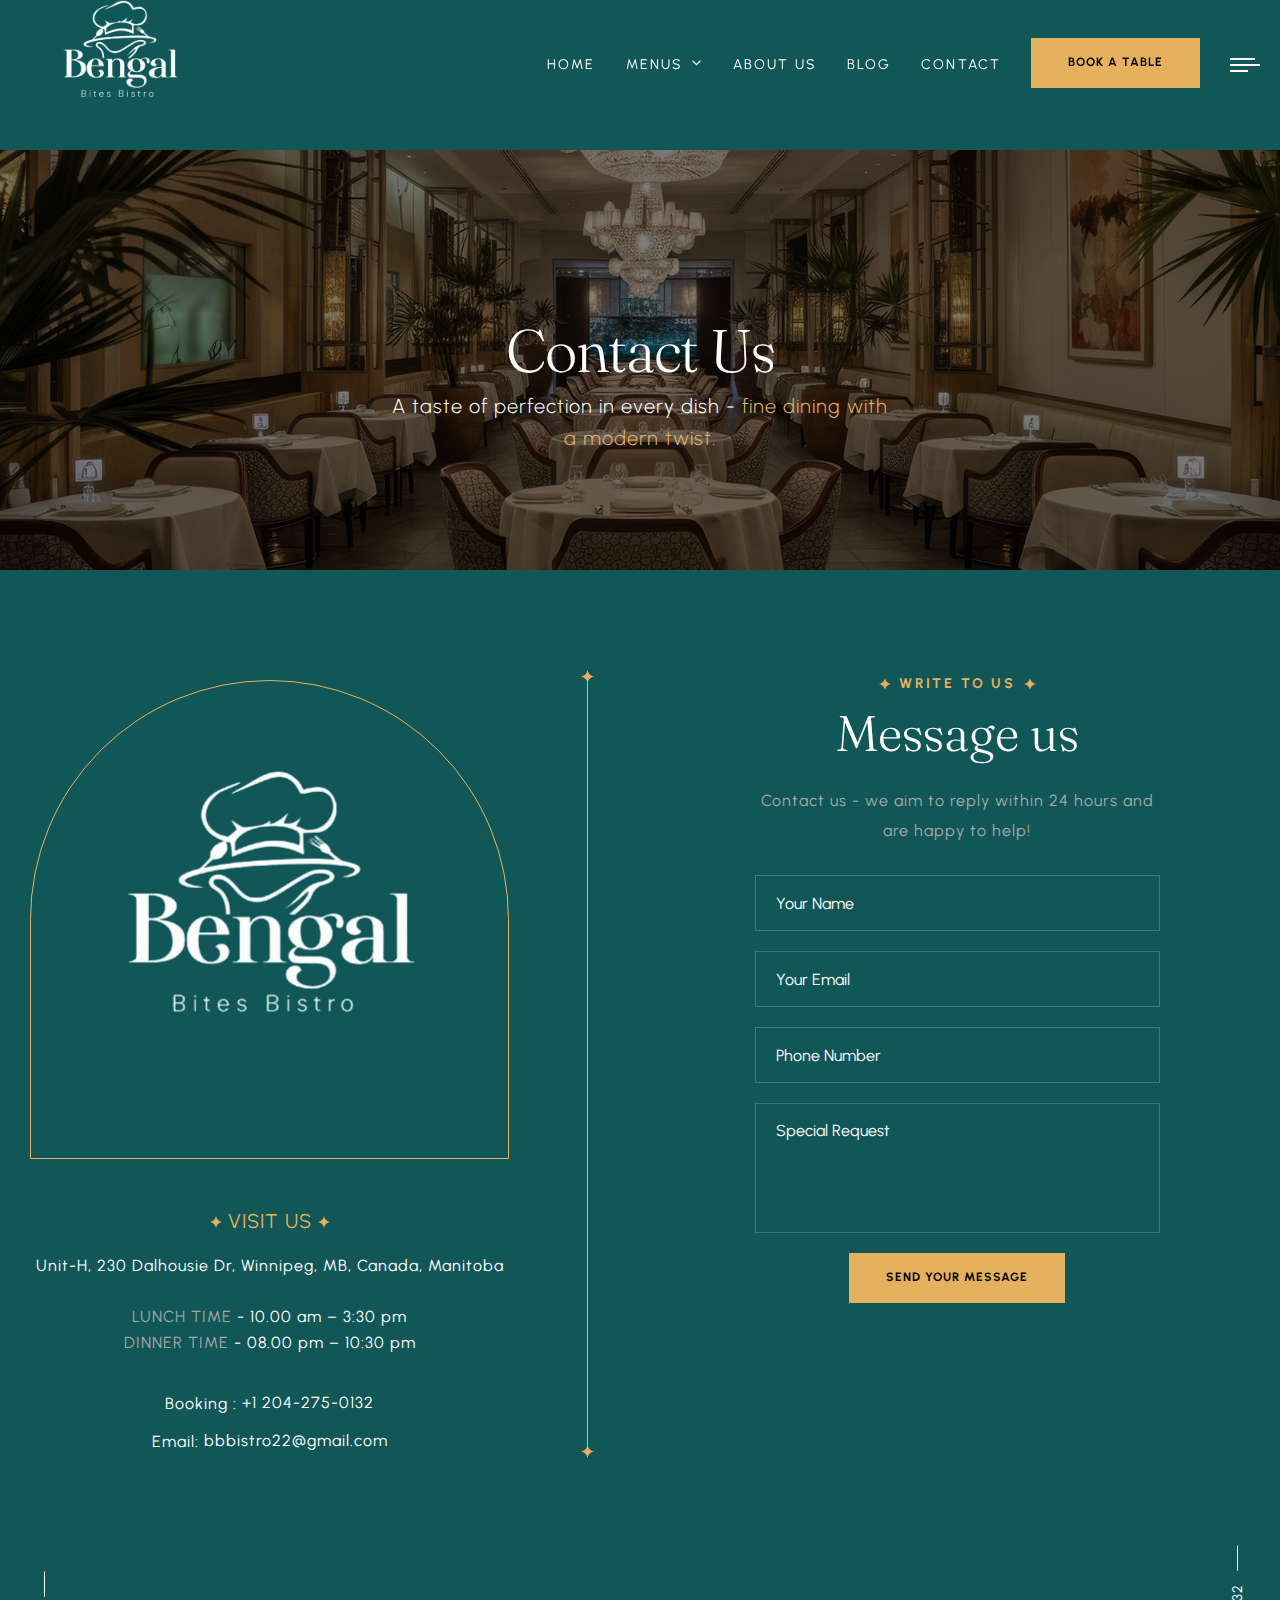
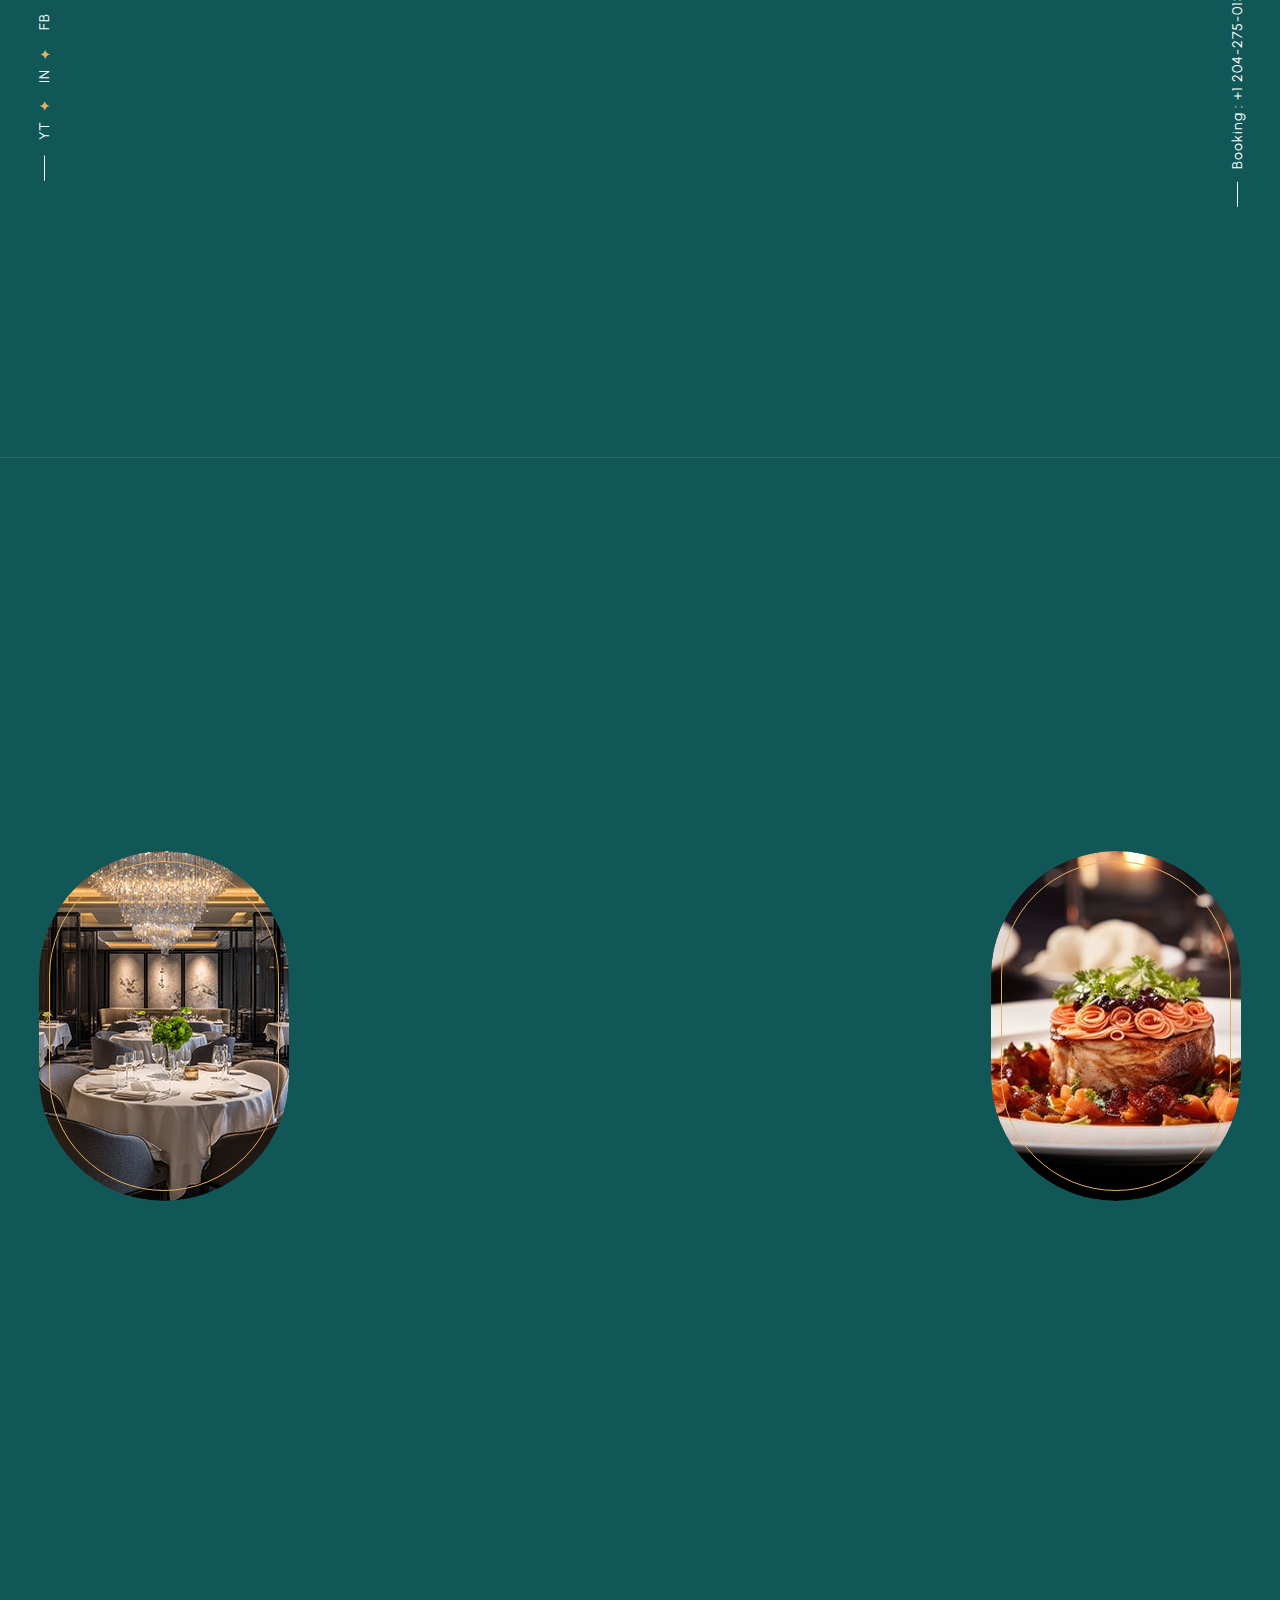
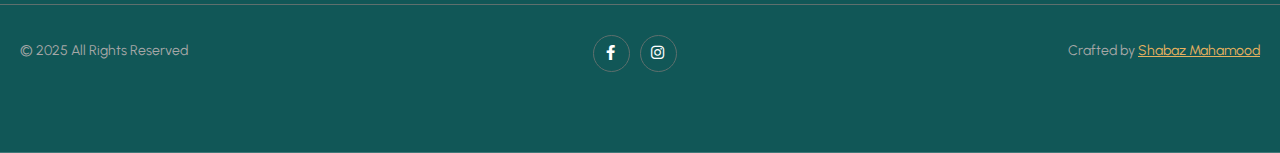
<file: contact-us.html>
<!DOCTYPE html>
<html lang="en">

<head>
    <meta charset="utf-8">
    <title>Bengal Bites Bistro</title>
    <!-- Stylesheets -->
    <link href="css/bootstrap.css" rel="stylesheet">
    <link href="css/style.css" rel="stylesheet">
    <link rel="shortcut icon" href="images/favicon.png" type="image/x-icon">
    <link rel="icon" href="images/favicon.png" type="image/x-icon">
    <!-- Responsive -->
    <meta http-equiv="X-UA-Compatible" content="IE=edge">
    <meta name="viewport" content="width=device-width, initial-scale=1.0, maximum-scale=1.0, user-scalable=0">
    <link href="css/responsive.css" rel="stylesheet">

</head>

<body>
    <div class="page-wrapper">

        <!-- Preloader -->
        <div class="loader-wrap">
            <div class="preloader">
                <div class="preloader-close">x</div>
                <div id="handle-preloader" class="handle-preloader">
                    <div class="animation-preloader">
                        <div class="spinner"></div>
                        <div class="txt-loading">
                            <span data-text-preloader="B" class="letters-loading">
                            B
                        </span>
                            <span data-text-preloader="E" class="letters-loading">
                            E
                        </span>
                            <span data-text-preloader="N" class="letters-loading">
                            N
                        </span>
                            <span data-text-preloader="G" class="letters-loading">
                            G
                        </span>
                            <span data-text-preloader="A" class="letters-loading">
                            A
                        </span>
                            <span data-text-preloader="L" class="letters-loading">
                            L
                        </span>
                            <span data-text-preloader="B" class="letters-loading">
                            B
                        </span>
                            <span data-text-preloader="I" class="letters-loading">
                            I
                        </span>
                         <span data-text-preloader="T" class="letters-loading">
                            T
                        </span>
                            <span data-text-preloader="E" class="letters-loading">
                            E
                        </span>
                            <span data-text-preloader="S" class="letters-loading">
                            S
                        </span>
                            <span data-text-preloader="B" class="letters-loading">
                            B
                        </span>
                            <span data-text-preloader="I" class="letters-loading">
                            I
                        </span>
                            <span data-text-preloader="S" class="letters-loading">
                            S
                        </span>
                            <span data-text-preloader="T" class="letters-loading">
                            T
                        </span>
                            <span data-text-preloader="R" class="letters-loading">
                            R
                        </span>
                         <span data-text-preloader="O" class="letters-loading">
                             O
                        </span>
                        </div>
                    </div>
                </div>
            </div>
        </div>
        <!-- Preloader End -->

        <!-- Main Header-->
        <header class="main-header header-down">
            <div class="header-top">
                <div class="auto-container">
                    <div class="inner clearfix">
                        <div class="top-left clearfix">
                            <ul class="top-info clearfix">
                                <li><i class="icon far fa-map-marker-alt"></i> Unit-H, 230 Dalhousie Dr, Winnipeg, MB, Canada, Manitoba</li>
                                <li><i class="icon far fa-clock"></i> Daily : 8.00 am to 10.00 pm</li>
                            </ul>
                        </div>
                        <div class="top-right clearfix">
                            <ul class="top-info clearfix">
                                <li><a href="tel:+11234567890"><i class="icon far fa-phone"></i> +1 123 456 7890</a></li>
                                <li><a href="mailto:booking@restaurant.com"><i class="icon far fa-envelope"></i> booking@restaurant.com</a></li>
                            </ul>
                        </div>
                    </div>
                </div>
            </div>
            <!-- Header Upper -->
            <div class="header-upper">
                <div class="auto-container">
                    <!-- Main Box -->
                    <div class="main-box clearfix">
                        <!--Logo-->
                        <div class="logo-box">
                            <div class="logo"><a href="index.html" title=""><img src="./images/resturant-removebg-preview.png" alt="image" title="- Restaurants HTML Template "></a></div>
                        </div>

                        <div class="nav-box clearfix">
                            <!--Nav Outer-->
                            <div class="nav-outer clearfix">
                                <nav class="main-menu">
                                    <ul class="navigation clearfix">
                                        <li class=><a href="index.html">Home</a>
                                            <ul>

                                               
                                            </ul>
                                        </li>

                                        <li class="dropdown has-mega-menu"><a href="menu-list.html">Menus</a>
                                            <ul>
                                                <li>
                                                    <div class="mega-menu">
                                                        <div class="menu-inner">
                                                            <div class="auto-container">
                                                                <div class="row clearfix">
                                                                    <div class="menu-block col-lg-3 col-md-6 col-sm-6">
                                                                        <div class="image"><a href="menu-list-1.html"><img src="images/resource/menu-1-thumb.jpg" alt="image"></a></div>
                                                                        <div class="title"><a href="menu-list-1.html">Menu list 1</a></div>
                                                                    </div>
                                                                    <div class="menu-block col-lg-3 col-md-6 col-sm-6">
                                                                        <div class="image"><a href="menu-list-2.html"><img src="images/resource/menu-2-thumb.jpg" alt="image"></a></div>
                                                                        <div class="title"><a href="menu-list-2.html">Menu list 2</a></div>
                                                                    </div>
                                                                    <div class="menu-block col-lg-3 col-md-6 col-sm-6">
                                                                        <div class="image"><a href="menu-list-3.html"><img src="images/resource/menu-3-thumb.jpg" alt="image"></a></div>
                                                                        <div class="title"><a href="menu-list-3.html">Menu list 3</a></div>
                                                                    </div>
                                                                    <div class="menu-block col-lg-3 col-md-6 col-sm-6">
                                                                        <div class="image"><a href="menu-list-4.html"><img src="images/resource/menu-4-thumb.jpg" alt="image"></a></div>
                                                                        <div class="title"><a href="menu-list-4.html">Menu list 4</a></div>
                                                                    </div>
                                                                </div>
                                                            </div>
                                                        </div>
                                                    </div>
                                                </li>
                                            </ul>
                                        </li>
                                        <li><a href="about.html">About Us</a></li>
                                        <li><a href="blog.html">Blog</a></li>
                                        <li><a href="contact-us.html">Contact</a></li>

                                            </ul>
                                        </li>

                                    </ul>
                                </nav>
                                <!-- Main Menu End-->
                            </div>
                            <!--Nav Outer End-->

                            <div class="links-box clearfix">
                                <div class="link link-btn">
                                    <a href="book-table.html" class="theme-btn btn-style-one clearfix">
                                    <span class="btn-wrap">
                                        <span class="text-one">book a table</span>
                                        <span class="text-two">book a table</span>
                                    </span>
                                </a>
                                </div>
                                <div class="link info-toggler">
                                    <button class="info-btn">
                                    <span class="hamburger">
                                        <span class="top-bun"></span>
                                        <span class="meat"></span>
                                        <span class="bottom-bun"></span>
                                    </span>
                                </button>
                                </div>
                            </div>

                            <!-- Hidden Nav Toggler -->
                            <div class="nav-toggler">
                                <button class="hidden-bar-opener">
                                <span class="hamburger">
                                    <span class="top-bun"></span>
                                    <span class="meat"></span>
                                    <span class="bottom-bun"></span>
                                </span>
                            </button>
                            </div>

                        </div>

                    </div>
                </div>
            </div>
        </header>
        <!--End Main Header -->

        <!--Menu Backdrop-->
        <div class="menu-backdrop"></div>

        <!-- Hidden Navigation Bar -->
        <section class="hidden-bar">
            <!-- Hidden Bar Wrapper -->
            <div class="inner-box">
                <div class="cross-icon hidden-bar-closer"><span class="far fa-close"></span></div>
                <div class="logo-box"><a href="index.html" title="Restoria - Restaurants HTML Template"><img src="images/resource/sidebar-logo.png" alt="image" title="Restoria - Restaurants HTML Template"></a></div>

                <!-- .Side-menu -->
                <div class="side-menu">
                    <ul class="navigation clearfix">
                        <li class="dropdown"><a href="#">Home</a> </li>
                        <li class="dropdown"><a href="menu-list-1.html">Menus</a>
                            <ul>
                                <li><a href="menu-list-1.html">Menu List 1</a></li>
                                <li><a href="menu-list-2.html">Menu List 2</a></li>
                                <li><a href="menu-list-3.html">Menu List 3</a></li>
                                <li><a href="menu-list-4.html">Menu List 4</a></li>
                            </ul>
                        </li>
                        <li><a href="about.html">About Us</a></li>
                        <li><a href="blog-single-post.html">Blog </a></li>
                        <li><a href="contact-us.html">Contact</a></li>
                    </ul>
                                       
                       
                </div>
                <!-- /.Side-menu -->

            </div>
            <!-- / Hidden Bar Wrapper -->
        </section>
        <!-- / Hidden Bar -->

        <!--Info Back Drop-->
        <div class="info-back-drop"></div>

        <!-- Hidden Bar -->
        <section class="info-bar">
            <div class="inner-box">
                <div class="cross-icon"><span class="far fa-close"></span></div>
                <div class="image-box"><img src="images/resource/sidebar-image.jpg" alt="image" title=""></div>
                <div class="logo-box"><a href="index.html" title="Bengal Bites Bistro"><img src="images/resource/sidebar-logo.png" alt="image" title="Restoria - Restaurants HTML Template"></a></div>

                <h5>Visit Us</h5>
                <ul class="info">
                    <li>Restoria, Arrondissement, <br> Paris 9578</li>
                    <li> <span class="ib-ttl"> Lunch Time </span>- 10.00 am – 3:30 pm </li>
                    <li><span class="ib-ttl"> Dinner Time</span> - 08.00 pm – 10:30 pm</li>
                    <li><a href="mailto:booking@domainame.com">booking@domainame.com</a></li>
                </ul>
                <div class="booking-info">
                    <div class="bk-no"><a href="tel:+1 204-275-0132">Booking: +1 204-275-0132</a></div>
                </div>
            </div>
        </section>
        <!--End Hidden Bar -->

        <section class="banner-section">

            <!-- social link -->
            <div class="banner-social-list">
                <span class="line"></span>

                <ul class="custom-ul">
                    <li> <a href="#"> FB </a> </li>
                    <li><a href="#"> IN </a> </li>
                    <li><a href="#"> YT </a> </li>
                </ul>

                <span class="line"></span>
            </div>

            <!-- social link -->
            <div class="banner-call">
                <span class="line"></span>

                <ul class="call-ul">
                    <li><a href="tel:+1 204-275-0132">Booking : +1 204-275-0132</a></li>
                </ul>

                <span class="line"></span>
            </div>

    <!-- Inner Banner Section -->
    <section class="inner-banner">
        <div class="image-layer" style="background-image: url(images/background/banner-image-4.jpg);"></div>
        <div class="auto-container">
            <div class="inner">
                <h1>Contact Us</h1>
                <div class="sub_text"> <p> A taste of perfection in every dish - <span class="primary-color"> fine dining with a modern twist.</span></p> </div>
            </div>
        </div>
    </section>
    <!--End Banner Section -->

    <!--Contact Info Section-->
    <section class="contact-page section-kt">

        <!--Location form Section-->
        <div class="auto-container">
            <div class="c-page-form-box">
                <div class="row clearfix">

                <!--form image Section-->
                <div class="loc-block info-block col-lg-5 col-md-12 col-sm-12">
                    <div class="contact-image">
                        <img src="images/resturant-removebg-preview.png" alt="image">
                    </div>
                    <h5> visit us </h5>
                    <div class="text">
                         Unit-H, 230 Dalhousie Dr, Winnipeg, MB, Canada, Manitoba <br> <br> 
                        <span class="c-info-ttl"> Lunch Time </span> - 10.00 am – 3:30 pm <br>  <span class="c-info-ttl">Dinner Time </span> - 08.00 pm – 10:30 pm <br>  <br> 
                        <span class="more-link"> Booking : <a href="tel:+1 204-275-0132">+1 204-275-0132</a> </span> <br>  
                        <span class="more-link"> Email: <a href="mailto:bbbistro22@gmail.com">bbbistro22@gmail.com</a></span>

                    </div>
                </div>

                <!--Vertical line -->
                <div class="col-12 col-md-1 d-flex justify-content-center middle-line-wrapper">
                  <div class="middle-line-container">
                    <div class="dot top-dot"></div>
                    <div class="v-line"></div>
                    <div class="dot bottom-dot"></div>
                  </div>
                </div>

                <!--form Section-->
                <div class="loc-block col-lg-6 col-md-12 col-sm-12">
                    <div class="form-side">
                        <div class="title-box centered">
                            <div class="subtitle"><span>Write to us</span></div>
                            <h2>Message us</h2>
                            <div class="text desc">Contact us - we aim to reply within 24 hours and are happy to help!</div>
                        </div>
                        <div class="default-form reservation-form">
                            <form method="post" action="index.html">
                                <div class="clearfix">
                                    <div class="form-group">
                                        <div class="field-inner">
                                            <input type="text" name="fieldname" value="" placeholder="Your Name" required="">
                                        </div>
                                    </div>
                                    <div class="form-group">
                                        <div class="field-inner">
                                            <input type="text" name="fieldname" value="" placeholder="Your Email" required="">
                                        </div>
                                    </div>
                                    <div class="form-group ">
                                        <div class="field-inner">
                                            <input type="text" name="fieldname" value="" placeholder="Phone Number" required="">
                                        </div>
                                    </div>
                                
                                    <div class="form-group ">
                                        <div class="field-inner">
                                            <textarea name="fieldname" placeholder="Special Request" required=""></textarea>
                                        </div>
                                    </div>

                                    <div class="form-group">
                                        <button type="submit" class="theme-btn btn-style-one clearfix">
                                            <span class="btn-wrap">
                                                <span class="text-one">send your message</span>
                                                <span class="text-two">send your message</span>
                                            </span>
                                        </button>
                                    </div>
                                </div>
                            </form>
                        </div>
                    </div>
                </div>

                </div>
            </div>
        </div>
    </section>

    <!--Map Section-->
    <section class="contact-map">
                <div class="row clearfix">

            <iframe src="https://www.google.com/maps/embed?pb=!1m18!1m12!1m3!1d2834.867488416819!2d-97.15594892382974!3d49.80624827139037!2m3!1f0!2f0!3f0!3m2!1i1024!2i768!4f13.1!3m3!1m2!1s0x52ea75bfc87f39ff%3A0xf7bde16b4be41633!2s230%20Dalhousie%20Dr%20Unit%20A%2C%20Winnipeg%2C%20MB%20R3T%202Z1%2C%20Canada!5e0!3m2!1sen!2sca!4v1700000000000!5m2!1sen!2sca" width="100%" height="500" style="border:0;" allowfullscreen="" loading="lazy" referrerpolicy="no-referrer-when-downgrade"></iframe>
            </div>
    </section>

    <!--Main Footer-->
        <footer class="main-footer">
            <div class="upper-section section-kt">
                <div class="auto-container">
                    <div class="row clearfix">
                        <!--Footer Col-->
                        <div class="footer-col info-col col-lg-6 col-md-12 col-sm-12">
                            <div class="inner wow fadeInUp" data-wow-delay="0ms" data-wow-duration="1500ms">
                                <div class="content">
                                    <div class="logo"><a href="index.html" title="Unit-H, 230 Dalhousie Dr, Winnipeg, MB, Canada, Manitoba"><img src="./images/resturant-removebg-preview.png" alt="image" title="Restoria - Restaurants HTML Template"></a></div>
                                    <div class="info">
                                        <h6>visit us </h6>
                                        <ul>
                                            <li>Unit-H, 230 Dalhousie Dr, Winnipeg, MB, Canada, Manitoba</li>
                                            <li>Daily - 11.00 am to 11.00 pm</li>
                                            <li><a href="mailto:bbbistro22@gmail.com">bbbistro22@gmail.com</a></li>
                                            <li><a href="tel:+1 204-275-0132">Booking Request :+1 204-275-0132</a></li>

                                        </ul>
                                    </div>
                                    <div class="separator"><span> </span> </div>
                                    <div class="newsletter">
                                        <h4>Our Newsletter</h4>
                                        <div class="text">Subscribe us & Get 25% Off. Get latest updates.</div>
                                        <div class="newsletter-form">
                                            <form method="post" action="index.html">
                                                <div class="form-group">
                                                    <span class="alt-icon far fa-envelope"></span>
                                                    <input type="email" name="email" value="" placeholder="Your email" required>
                                                    <button type="submit" class="theme-btn btn-style-one clearfix">
                                                    <span class="btn-wrap">
                                                        <span class="text-one">subscribe</span>
                                                        <span class="text-two">subscribe</span>
                                                    </span>
                                                </button>
                                                </div>
                                            </form>
                                        </div>
                                    </div>
                                </div>
                            </div>
                        </div>
                        <!--Footer Col-->
                        <div class="footer-col footer-image-col col-lg-3 col-md-6 col-sm-12">
                            <div class="footer-image">
                                <img src="images/resource/footer-img-1.jpg" alt="image">
                            </div>
                        </div>
                        <!--Footer Col-->
                        <div class="footer-col footer-image-col last col-lg-3 col-md-6 col-sm-12">
                            <div class="footer-image">
                                <img src="images/resource/footer-img-2.jpg" alt="image">
                            </div>
                        </div>
                    </div>
                </div>
            </div>

            <!-- last footer -->
            <div class="bottom_footer">
                <!-- container start -->
                <div class="auto-container">
                    <!-- row start -->
                    <div class="row clearfix">
                        <div class="col-lg-4 col-md-4 col-sm-12">
                            <p>© 2025 All Rights Reserved</p>
                        </div>

                        <div class="col-lg-4 col-md-4 col-sm-12">
                            <ul class="social_media">
                              <ul class="social_media">
                                <li><a href="https://www.facebook.com/p/Bengal-Bites-Bistro-61565122286160/" aria-label="facebook page"><i class="fa-brands fa-facebook-f"></i></a></li>
                                <li><a href="https://www.instagram.com/bengalbitesbistro/?hl=en" aria-label="twitter page"><i class="fa-brands fa-instagram"></i></a></li>
                            </ul>
                        </div>

                        <div class="col-lg-4 col-md-4 col-sm-12">
                            <p class="developer_text">Crafted by <a href="#" target="blank">Shabaz Mahamood</a></p>
                        </div>
                    </div>
                    <!-- row end -->
                </div>
                <!-- container end -->
            </div>
        </footer>

    </div>
    <!--End pagewrapper-->

    <!--Scroll to top-->
    <div class="scroll-to-top scroll-to-target" data-target="html"><span class="icon fa fa-angle-up"></span></div>
    <!--[if lt IE 9]><script src="https://cdnjs.cloudflare.com/ajax/libs/html5shiv/3.7.3/html5shiv.js"></script><![endif]-->

    <script src="js/jquery.js"></script>
    <script src="js/popper.min.js"></script>
    <script src="js/bootstrap.min.js"></script>
    <script src="js/jquery-ui.js"></script>
    <script src="js/jquery.fancybox.js"></script>
    <script src="js/swiper.js"></script>
    <script src="js/owl.js"></script>
    <script src="js/appear.js"></script>
    <script src="js/wow.js"></script>
    <script src="js/parallax.min.js"></script>
    <script src="js/custom-script.js"></script>
</body>
</html>
</file>
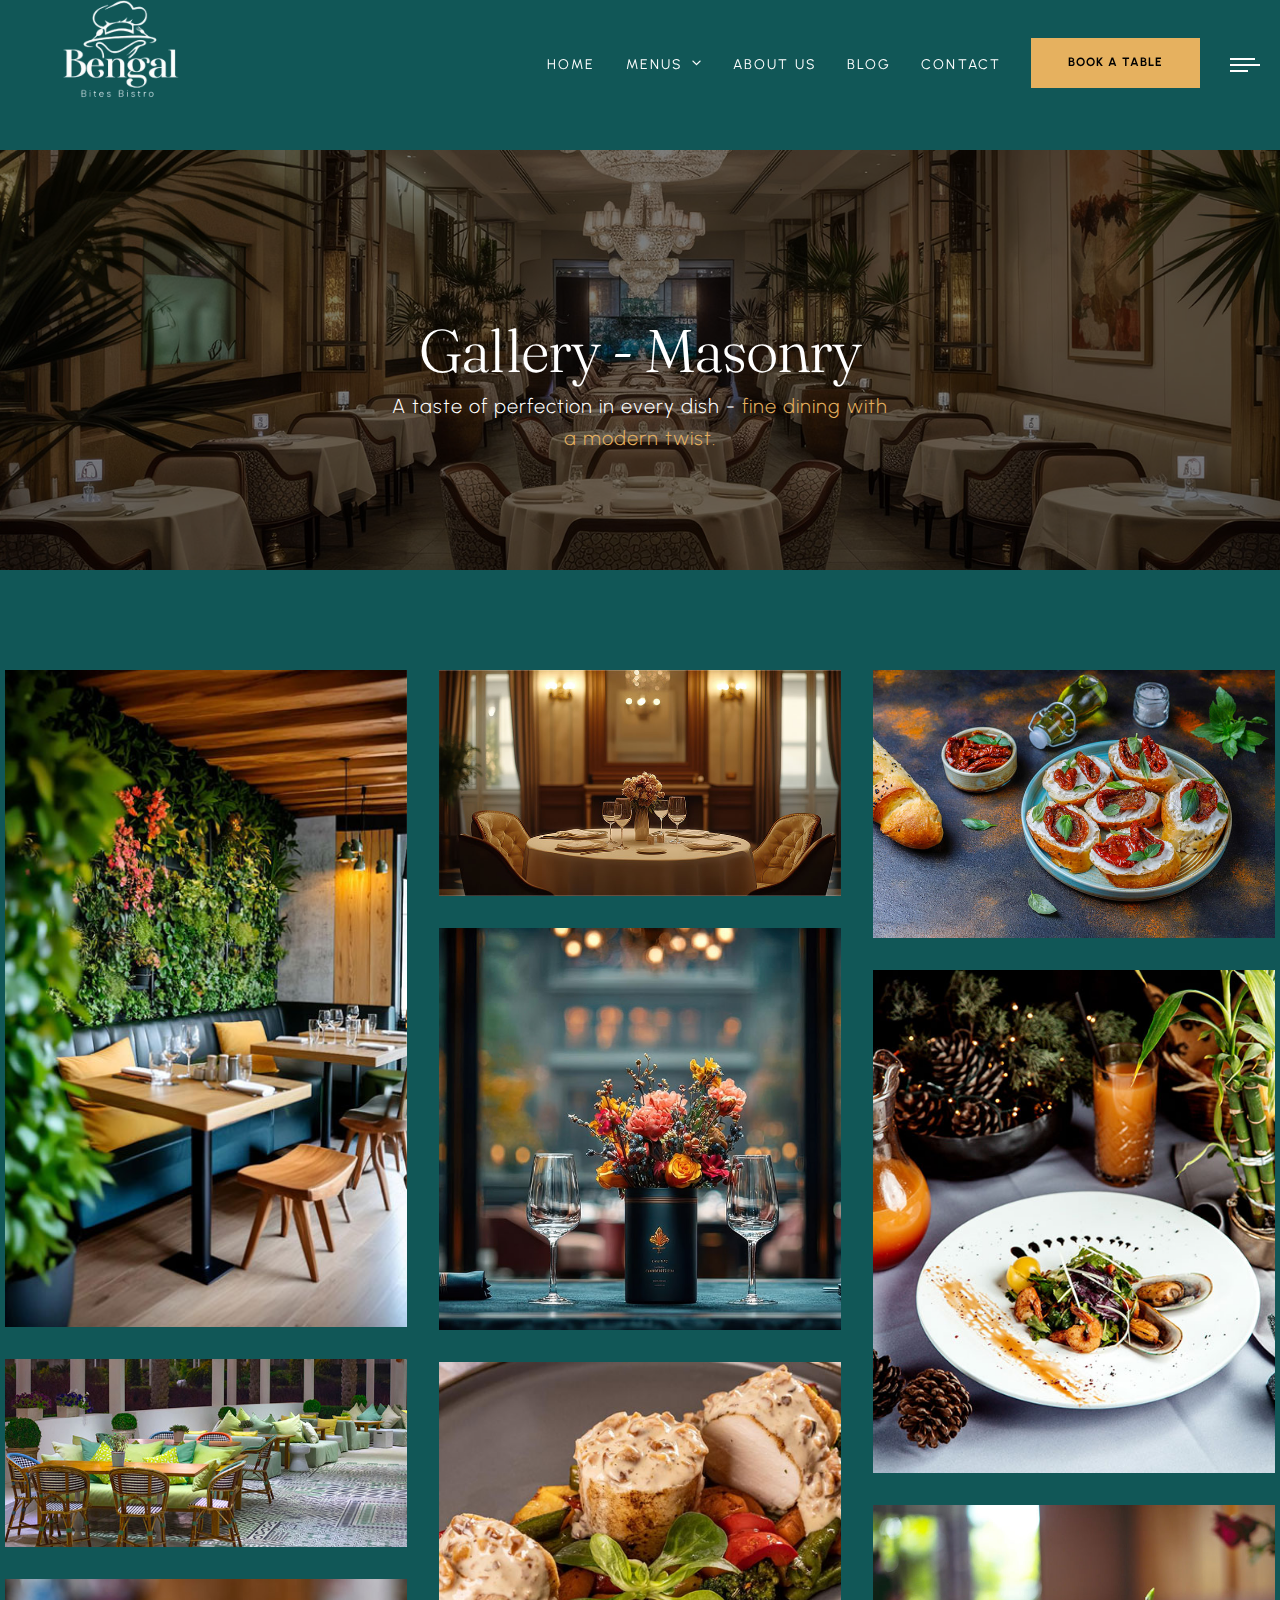
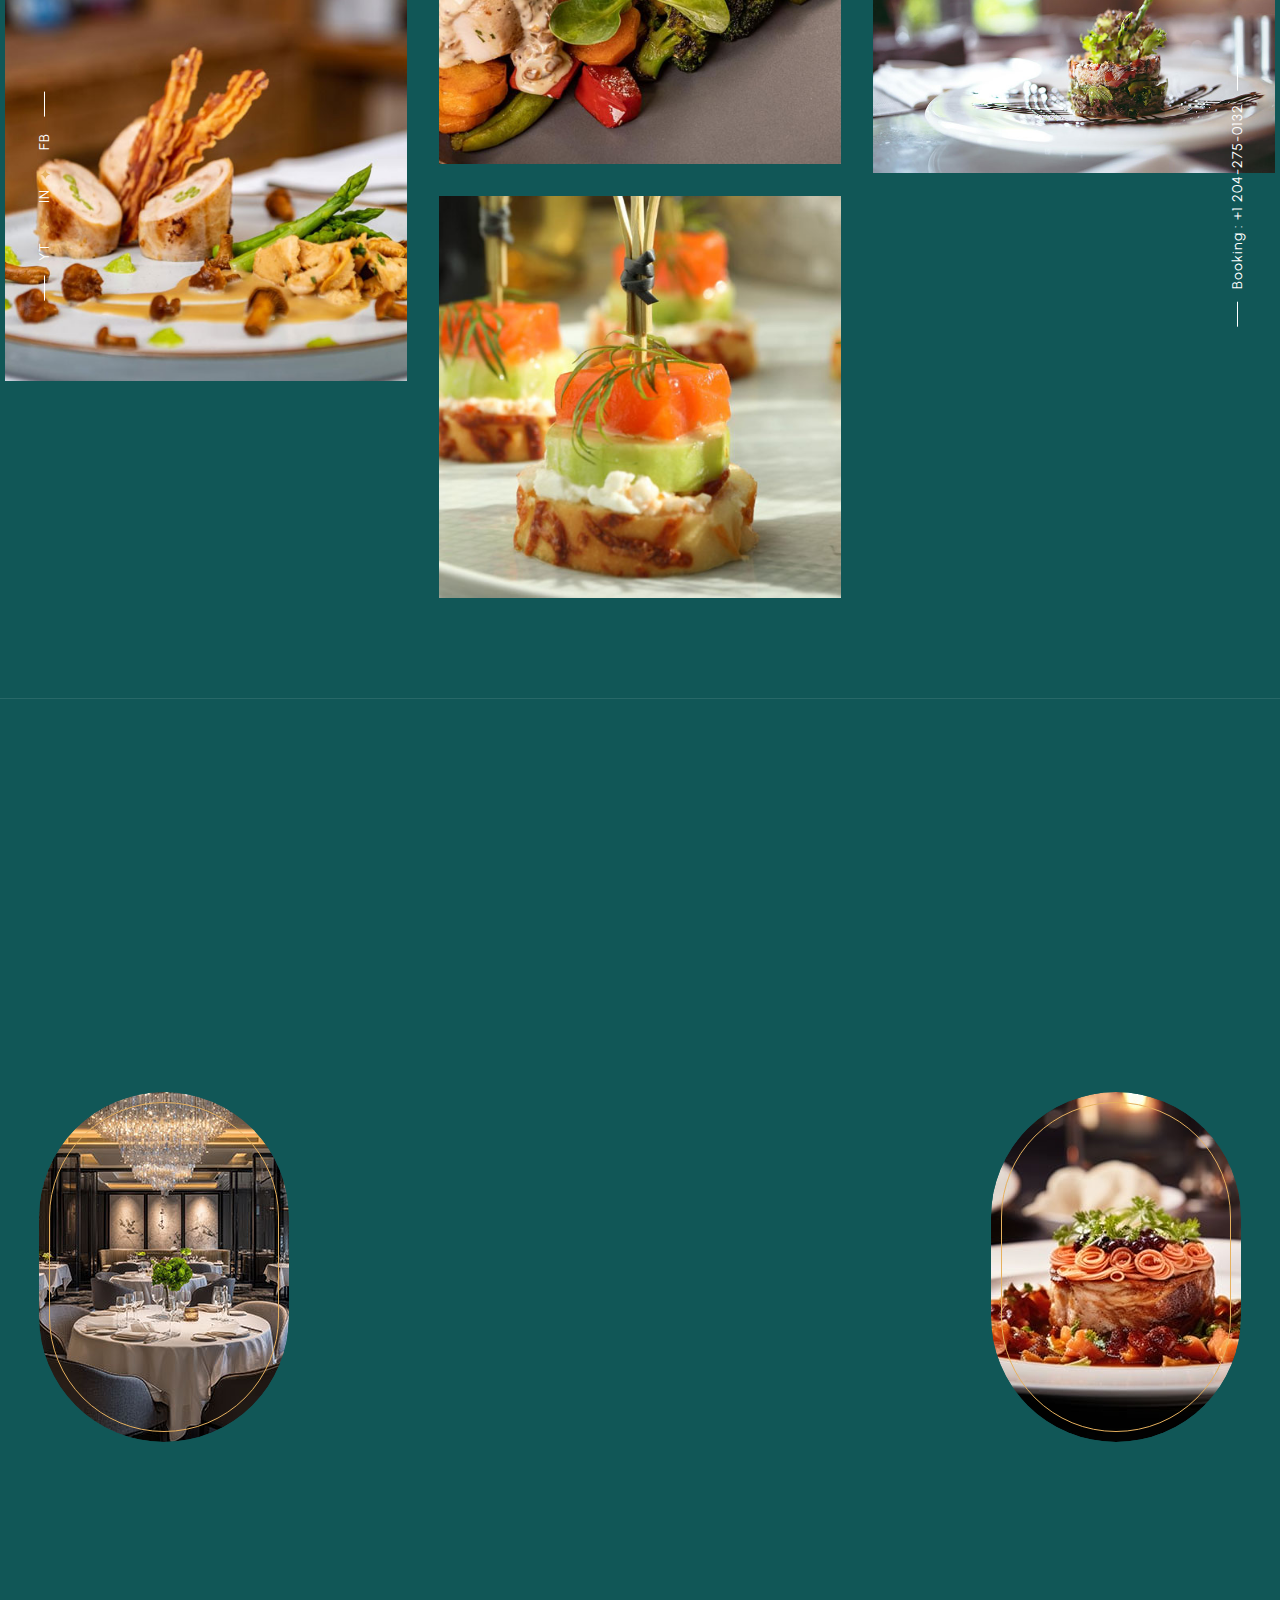
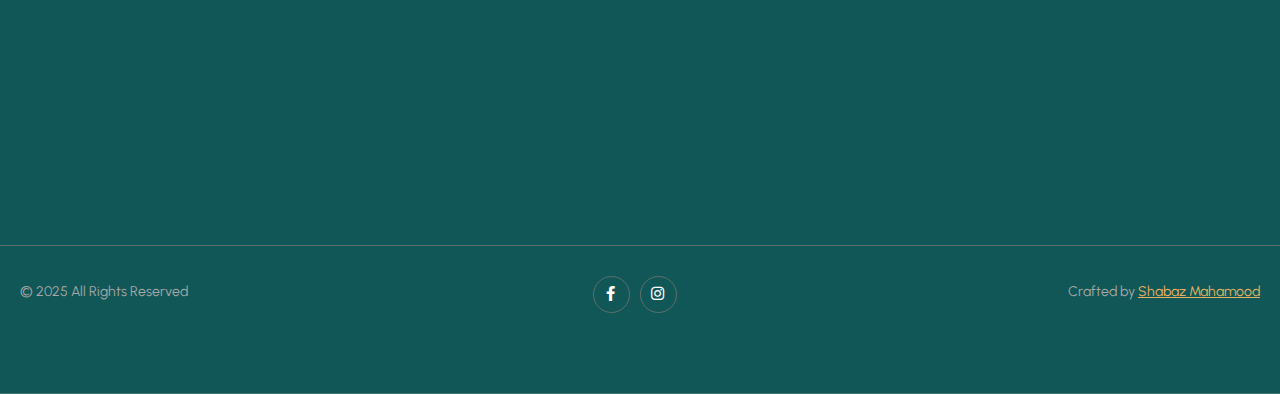
<file: gallery-masonry.html>
<!DOCTYPE html>
<html lang="en">

<head>
    <meta charset="utf-8">
    <title>Bengal Bites Bistro</title>
    <!-- Stylesheets -->
    <link href="css/bootstrap.css" rel="stylesheet">
    <link href="css/style.css" rel="stylesheet">
    <link rel="shortcut icon" href="images/favicon.png" type="image/x-icon">
    <link rel="icon" href="images/favicon.png" type="image/x-icon">
    <!-- Responsive -->
    <meta http-equiv="X-UA-Compatible" content="IE=edge">
    <meta name="viewport" content="width=device-width, initial-scale=1.0, maximum-scale=1.0, user-scalable=0">
    <link href="css/responsive.css" rel="stylesheet">

</head>

<body>
    <div class="page-wrapper">

        <!-- Preloader -->
        <div class="loader-wrap">
            <div class="preloader">
                <div class="preloader-close">x</div>
                <div id="handle-preloader" class="handle-preloader">
                    <div class="animation-preloader">
                        <div class="spinner"></div>
                        <div class="txt-loading">
                            <span data-text-preloader="B" class="letters-loading">
                            B
                        </span>
                            <span data-text-preloader="E" class="letters-loading">
                            E
                        </span>
                            <span data-text-preloader="N" class="letters-loading">
                            N
                        </span>
                            <span data-text-preloader="G" class="letters-loading">
                            G
                        </span>
                            <span data-text-preloader="A" class="letters-loading">
                            A
                        </span>
                            <span data-text-preloader="L" class="letters-loading">
                            L
                        </span>
                            <span data-text-preloader="B" class="letters-loading">
                            B
                        </span>
                            <span data-text-preloader="I" class="letters-loading">
                            I
                        </span>
                         <span data-text-preloader="T" class="letters-loading">
                            T
                        </span>
                            <span data-text-preloader="E" class="letters-loading">
                            E
                        </span>
                            <span data-text-preloader="S" class="letters-loading">
                            S
                        </span>
                            <span data-text-preloader="B" class="letters-loading">
                            B
                        </span>
                            <span data-text-preloader="I" class="letters-loading">
                            I
                        </span>
                            <span data-text-preloader="S" class="letters-loading">
                            S
                        </span>
                            <span data-text-preloader="T" class="letters-loading">
                            T
                        </span>
                            <span data-text-preloader="R" class="letters-loading">
                            R
                        </span>
                         <span data-text-preloader="O" class="letters-loading">
                             O
                        </span>
                        </div>
                    </div>
                </div>
            </div>
        </div>
        <!-- Preloader End -->

        <!-- Main Header-->
        <header class="main-header header-down">
            <div class="header-top">
                <div class="auto-container">
                    <div class="inner clearfix">
                        <div class="top-left clearfix">
                            <ul class="top-info clearfix">
                                <li><i class="icon far fa-map-marker-alt"></i> Unit-H, 230 Dalhousie Dr, Winnipeg, MB, Canada, Manitoba</li>
                                <li><i class="icon far fa-clock"></i> Daily : 8.00 am to 10.00 pm</li>
                            </ul>
                        </div>
                        <div class="top-right clearfix">
                            <ul class="top-info clearfix">
                                <li><a href="tel:+11234567890"><i class="icon far fa-phone"></i> +1 123 456 7890</a></li>
                                <li><a href="mailto:booking@restaurant.com"><i class="icon far fa-envelope"></i> booking@restaurant.com</a></li>
                            </ul>
                        </div>
                    </div>
                </div>
            </div>
            <!-- Header Upper -->
            <div class="header-upper">
                <div class="auto-container">
                    <!-- Main Box -->
                    <div class="main-box clearfix">
                        <!--Logo-->
                        <div class="logo-box">
                            <div class="logo"><a href="index.html" title=""><img src="./images/resturant-removebg-preview.png" alt="image" title="- Restaurants HTML Template "></a></div>
                        </div>

                        <div class="nav-box clearfix">
                            <!--Nav Outer-->
                            <div class="nav-outer clearfix">
                                <nav class="main-menu">
                                    <ul class="navigation clearfix">
                                        <li class=><a href="index.html">Home</a>
                                            <ul>

                                               
                                            </ul>
                                        </li>

                                        <li class="dropdown has-mega-menu"><a href="menu-list.html">Menus</a>
                                            <ul>
                                                <li>
                                                    <div class="mega-menu">
                                                        <div class="menu-inner">
                                                            <div class="auto-container">
                                                                <div class="row clearfix">
                                                                    <div class="menu-block col-lg-3 col-md-6 col-sm-6">
                                                                        <div class="image"><a href="menu-list-1.html"><img src="images/resource/menu-1-thumb.jpg" alt="image"></a></div>
                                                                        <div class="title"><a href="menu-list-1.html">Menu list 1</a></div>
                                                                    </div>
                                                                    <div class="menu-block col-lg-3 col-md-6 col-sm-6">
                                                                        <div class="image"><a href="menu-list-2.html"><img src="images/resource/menu-2-thumb.jpg" alt="image"></a></div>
                                                                        <div class="title"><a href="menu-list-2.html">Menu list 2</a></div>
                                                                    </div>
                                                                    <div class="menu-block col-lg-3 col-md-6 col-sm-6">
                                                                        <div class="image"><a href="menu-list-3.html"><img src="images/resource/menu-3-thumb.jpg" alt="image"></a></div>
                                                                        <div class="title"><a href="menu-list-3.html">Menu list 3</a></div>
                                                                    </div>
                                                                    <div class="menu-block col-lg-3 col-md-6 col-sm-6">
                                                                        <div class="image"><a href="menu-list-4.html"><img src="images/resource/menu-4-thumb.jpg" alt="image"></a></div>
                                                                        <div class="title"><a href="menu-list-4.html">Menu list 4</a></div>
                                                                    </div>
                                                                </div>
                                                            </div>
                                                        </div>
                                                    </div>
                                                </li>
                                            </ul>
                                        </li>
                                        <li><a href="about.html">About Us</a></li>
                                        <li><a href="blog.html">Blog</a></li>
                                        <li><a href="contact-us.html">Contact</a></li>

                                            </ul>
                                        </li>

                                    </ul>
                                </nav>
                                <!-- Main Menu End-->
                            </div>
                            <!--Nav Outer End-->

                            <div class="links-box clearfix">
                                <div class="link link-btn">
                                    <a href="book-table.html" class="theme-btn btn-style-one clearfix">
                                    <span class="btn-wrap">
                                        <span class="text-one">book a table</span>
                                        <span class="text-two">book a table</span>
                                    </span>
                                </a>
                                </div>
                                <div class="link info-toggler">
                                    <button class="info-btn">
                                    <span class="hamburger">
                                        <span class="top-bun"></span>
                                        <span class="meat"></span>
                                        <span class="bottom-bun"></span>
                                    </span>
                                </button>
                                </div>
                            </div>

                            <!-- Hidden Nav Toggler -->
                            <div class="nav-toggler">
                                <button class="hidden-bar-opener">
                                <span class="hamburger">
                                    <span class="top-bun"></span>
                                    <span class="meat"></span>
                                    <span class="bottom-bun"></span>
                                </span>
                            </button>
                            </div>

                        </div>

                    </div>
                </div>
            </div>
        </header>
        <!--End Main Header -->

        <!--Menu Backdrop-->
        <div class="menu-backdrop"></div>

        <!-- Hidden Navigation Bar -->
        <section class="hidden-bar">
            <!-- Hidden Bar Wrapper -->
            <div class="inner-box">
                <div class="cross-icon hidden-bar-closer"><span class="far fa-close"></span></div>
                <div class="logo-box"><a href="index.html" title="Restoria - Restaurants HTML Template"><img src="images/resource/sidebar-logo.png" alt="image" title="Restoria - Restaurants HTML Template"></a></div>

                <!-- .Side-menu -->
                <div class="side-menu">
                    <ul class="navigation clearfix">
                        <li class="dropdown"><a href="#">Home</a> </li>
                        <li class="dropdown"><a href="menu-list-1.html">Menus</a>
                            <ul>
                                <li><a href="menu-list-1.html">Menu List 1</a></li>
                                <li><a href="menu-list-2.html">Menu List 2</a></li>
                                <li><a href="menu-list-3.html">Menu List 3</a></li>
                                <li><a href="menu-list-4.html">Menu List 4</a></li>
                            </ul>
                        </li>
                        <li><a href="about.html">About Us</a></li>
                        <li><a href="blog-single-post.html">Blog </a></li>
                        <li><a href="contact-us.html">Contact</a></li>
                    </ul>
                                       
                       
                </div>
                <!-- /.Side-menu -->

            </div>
            <!-- / Hidden Bar Wrapper -->
        </section>
        <!-- / Hidden Bar -->

        <!--Info Back Drop-->
        <div class="info-back-drop"></div>

        <!-- Hidden Bar -->
        <section class="info-bar">
            <div class="inner-box">
                <div class="cross-icon"><span class="far fa-close"></span></div>
                <div class="image-box"><img src="images/resource/sidebar-image.jpg" alt="image" title=""></div>
                <div class="logo-box"><a href="index.html" title="Bengal Bites Bistro"><img src="images/resource/sidebar-logo.png" alt="image" title="Restoria - Restaurants HTML Template"></a></div>

                <h5>Visit Us</h5>
                <ul class="info">
                    <li>Restoria, Arrondissement, <br> Paris 9578</li>
                    <li> <span class="ib-ttl"> Lunch Time </span>- 10.00 am – 3:30 pm </li>
                    <li><span class="ib-ttl"> Dinner Time</span> - 08.00 pm – 10:30 pm</li>
                    <li><a href="mailto:booking@domainame.com">booking@domainame.com</a></li>
                </ul>
                <div class="booking-info">
                    <div class="bk-no"><a href="tel:+1 204-275-0132">Booking: +1 204-275-0132</a></div>
                </div>
            </div>
        </section>
        <!--End Hidden Bar -->

        <section class="banner-section">

            <!-- social link -->
            <div class="banner-social-list">
                <span class="line"></span>

                <ul class="custom-ul">
                    <li> <a href="#"> FB </a> </li>
                    <li><a href="#"> IN </a> </li>
                    <li><a href="#"> YT </a> </li>
                </ul>

                <span class="line"></span>
            </div>

            <!-- social link -->
            <div class="banner-call">
                <span class="line"></span>

                <ul class="call-ul">
                    <li><a href="tel:+1 204-275-0132">Booking : +1 204-275-0132</a></li>
                </ul>

                <span class="line"></span>
            </div>

    <!-- Inner Banner Section -->
    <section class="inner-banner">
        <div class="image-layer" style="background-image: url(images/background/banner-image-4.jpg);"></div>
        <div class="auto-container">
            <div class="inner">
                <h1>Gallery - Masonry </h1>
                <div class="sub_text"> <p> A taste of perfection in every dish - <span class="primary-color"> fine dining with a modern twist.</span></p> </div>
            </div>
        </div>
    </section>
    <!--End Banner Section -->

    <!--Contact Info Section-->
    <section class="gallery-page section-kt">
        <div class="auto-container">
            <div class="row clearfix">
                <div class="masonry">

                  <div class="masonry-item">
                    <a href="images/gallery/pic1.jpg" class="fancybox" data-fancybox="gallery">
                      <img src="images/gallery/pic1-thumb.jpg" alt="Gallery Image">
                    </a>
                  </div>

                  <div class="masonry-item">
                    <a href="images/gallery/pic4.jpg" class="fancybox" data-fancybox="gallery">
                      <img src="images/gallery/pic4-thumb.jpg" alt="Gallery Image">
                    </a>
                  </div>

                  <div class="masonry-item">
                    <a href="images/gallery/pic3.jpg" class="fancybox" data-fancybox="gallery">
                      <img src="images/gallery/pic3-thumb.jpg" alt="Gallery Image">
                    </a>
                  </div>

                  <div class="masonry-item">
                    <a href="images/gallery/pic7.jpg" class="fancybox" data-fancybox="gallery">
                      <img src="images/gallery/pic7-thumb.jpg" alt="Gallery Image">
                    </a>
                  </div>

                  <div class="masonry-item">
                    <a href="images/gallery/pic5.jpg" class="fancybox" data-fancybox="gallery">
                      <img src="images/gallery/pic5-thumb.jpg" alt="Gallery Image">
                    </a>
                  </div>

                  <div class="masonry-item">
                    <a href="images/gallery/pic6.jpg" class="fancybox" data-fancybox="gallery">
                      <img src="images/gallery/pic6-thumb.jpg" alt="Gallery Image">
                    </a>
                  </div>

                  <div class="masonry-item">
                    <a href="images/gallery/pic2.jpg" class="fancybox" data-fancybox="gallery">
                      <img src="images/gallery/pic2-thumb.jpg" alt="Gallery Image">
                    </a>
                  </div>

                  <div class="masonry-item">
                    <a href="images/gallery/pic8.jpg" class="fancybox" data-fancybox="gallery">
                      <img src="images/gallery/pic8-thumb.jpg" alt="Gallery Image">
                    </a>
                  </div>

                  <div class="masonry-item">
                    <a href="images/gallery/pic9.jpg" class="fancybox" data-fancybox="gallery">
                      <img src="images/gallery/pic9-thumb.jpg" alt="Gallery Image">
                    </a>
                  </div>

                  <div class="masonry-item">
                    <a href="images/gallery/pic10.jpg" class="fancybox" data-fancybox="gallery">
                      <img src="images/gallery/pic10-thumb.jpg" alt="Gallery Image">
                    </a>
                  </div>

                  <!-- Add more items as needed -->
                </div>
            </div>
        </div>
    </section>

    <!--Main Footer-->
        <footer class="main-footer">
            <div class="upper-section section-kt">
                <div class="auto-container">
                    <div class="row clearfix">
                        <!--Footer Col-->
                        <div class="footer-col info-col col-lg-6 col-md-12 col-sm-12">
                            <div class="inner wow fadeInUp" data-wow-delay="0ms" data-wow-duration="1500ms">
                                <div class="content">
                                    <div class="logo"><a href="index.html" title="Unit-H, 230 Dalhousie Dr, Winnipeg, MB, Canada, Manitoba"><img src="./images/resturant-removebg-preview.png" alt="image" title="Restoria - Restaurants HTML Template"></a></div>
                                    <div class="info">
                                        <h6>visit us </h6>
                                        <ul>
                                            <li>Unit-H, 230 Dalhousie Dr, Winnipeg, MB, Canada, Manitoba</li>
                                            <li>Daily - 11.00 am to 11.00 pm</li>
                                            <li><a href="mailto:bbbistro22@gmail.com">bbbistro22@gmail.com</a></li>
                                            <li><a href="tel:+1 204-275-0132">Booking Request :+1 204-275-0132</a></li>

                                        </ul>
                                    </div>
                                    <div class="separator"><span> </span> </div>
                                    <div class="newsletter">
                                        <h4>Our Newsletter</h4>
                                        <div class="text">Subscribe us & Get 25% Off. Get latest updates.</div>
                                        <div class="newsletter-form">
                                            <form method="post" action="index.html">
                                                <div class="form-group">
                                                    <span class="alt-icon far fa-envelope"></span>
                                                    <input type="email" name="email" value="" placeholder="Your email" required>
                                                    <button type="submit" class="theme-btn btn-style-one clearfix">
                                                    <span class="btn-wrap">
                                                        <span class="text-one">subscribe</span>
                                                        <span class="text-two">subscribe</span>
                                                    </span>
                                                </button>
                                                </div>
                                            </form>
                                        </div>
                                    </div>
                                </div>
                            </div>
                        </div>
                        <!--Footer Col-->
                        <div class="footer-col footer-image-col col-lg-3 col-md-6 col-sm-12">
                            <div class="footer-image">
                                <img src="images/resource/footer-img-1.jpg" alt="image">
                            </div>
                        </div>
                        <!--Footer Col-->
                        <div class="footer-col footer-image-col last col-lg-3 col-md-6 col-sm-12">
                            <div class="footer-image">
                                <img src="images/resource/footer-img-2.jpg" alt="image">
                            </div>
                        </div>
                    </div>
                </div>
            </div>

            <!-- last footer -->
            <div class="bottom_footer">
                <!-- container start -->
                <div class="auto-container">
                    <!-- row start -->
                    <div class="row clearfix">
                        <div class="col-lg-4 col-md-4 col-sm-12">
                            <p>© 2025 All Rights Reserved</p>
                        </div>

                        <div class="col-lg-4 col-md-4 col-sm-12">
                            <ul class="social_media">
                               <ul class="social_media">
                                <li><a href="https://www.facebook.com/p/Bengal-Bites-Bistro-61565122286160/" aria-label="facebook page"><i class="fa-brands fa-facebook-f"></i></a></li>
                                <li><a href="https://www.instagram.com/bengalbitesbistro/?hl=en" aria-label="twitter page"><i class="fa-brands fa-instagram"></i></a></li>
                            </ul>
                        </div>

                        <div class="col-lg-4 col-md-4 col-sm-12">
                            <p class="developer_text">Crafted by <a href="#" target="blank">Shabaz Mahamood</a></p>
                        </div>
                    </div>
                    <!-- row end -->
                </div>
                <!-- container end -->
            </div>
        </footer>

    </div>
    <!--End pagewrapper-->

    <!--Scroll to top-->
    <div class="scroll-to-top scroll-to-target" data-target="html"><span class="icon fa fa-angle-up"></span></div>
    <!--[if lt IE 9]><script src="https://cdnjs.cloudflare.com/ajax/libs/html5shiv/3.7.3/html5shiv.js"></script><![endif]-->

    <script src="js/jquery.js"></script>
    <script src="js/popper.min.js"></script>
    <script src="js/bootstrap.min.js"></script>
    <script src="js/jquery-ui.js"></script>
    <script src="js/jquery.fancybox.js"></script>
    <script src="js/swiper.js"></script>
    <script src="js/owl.js"></script>
    <script src="js/appear.js"></script>
    <script src="js/wow.js"></script>
    <script src="js/parallax.min.js"></script>
    <script src="js/custom-script.js"></script>
</body>
</html>
</file>
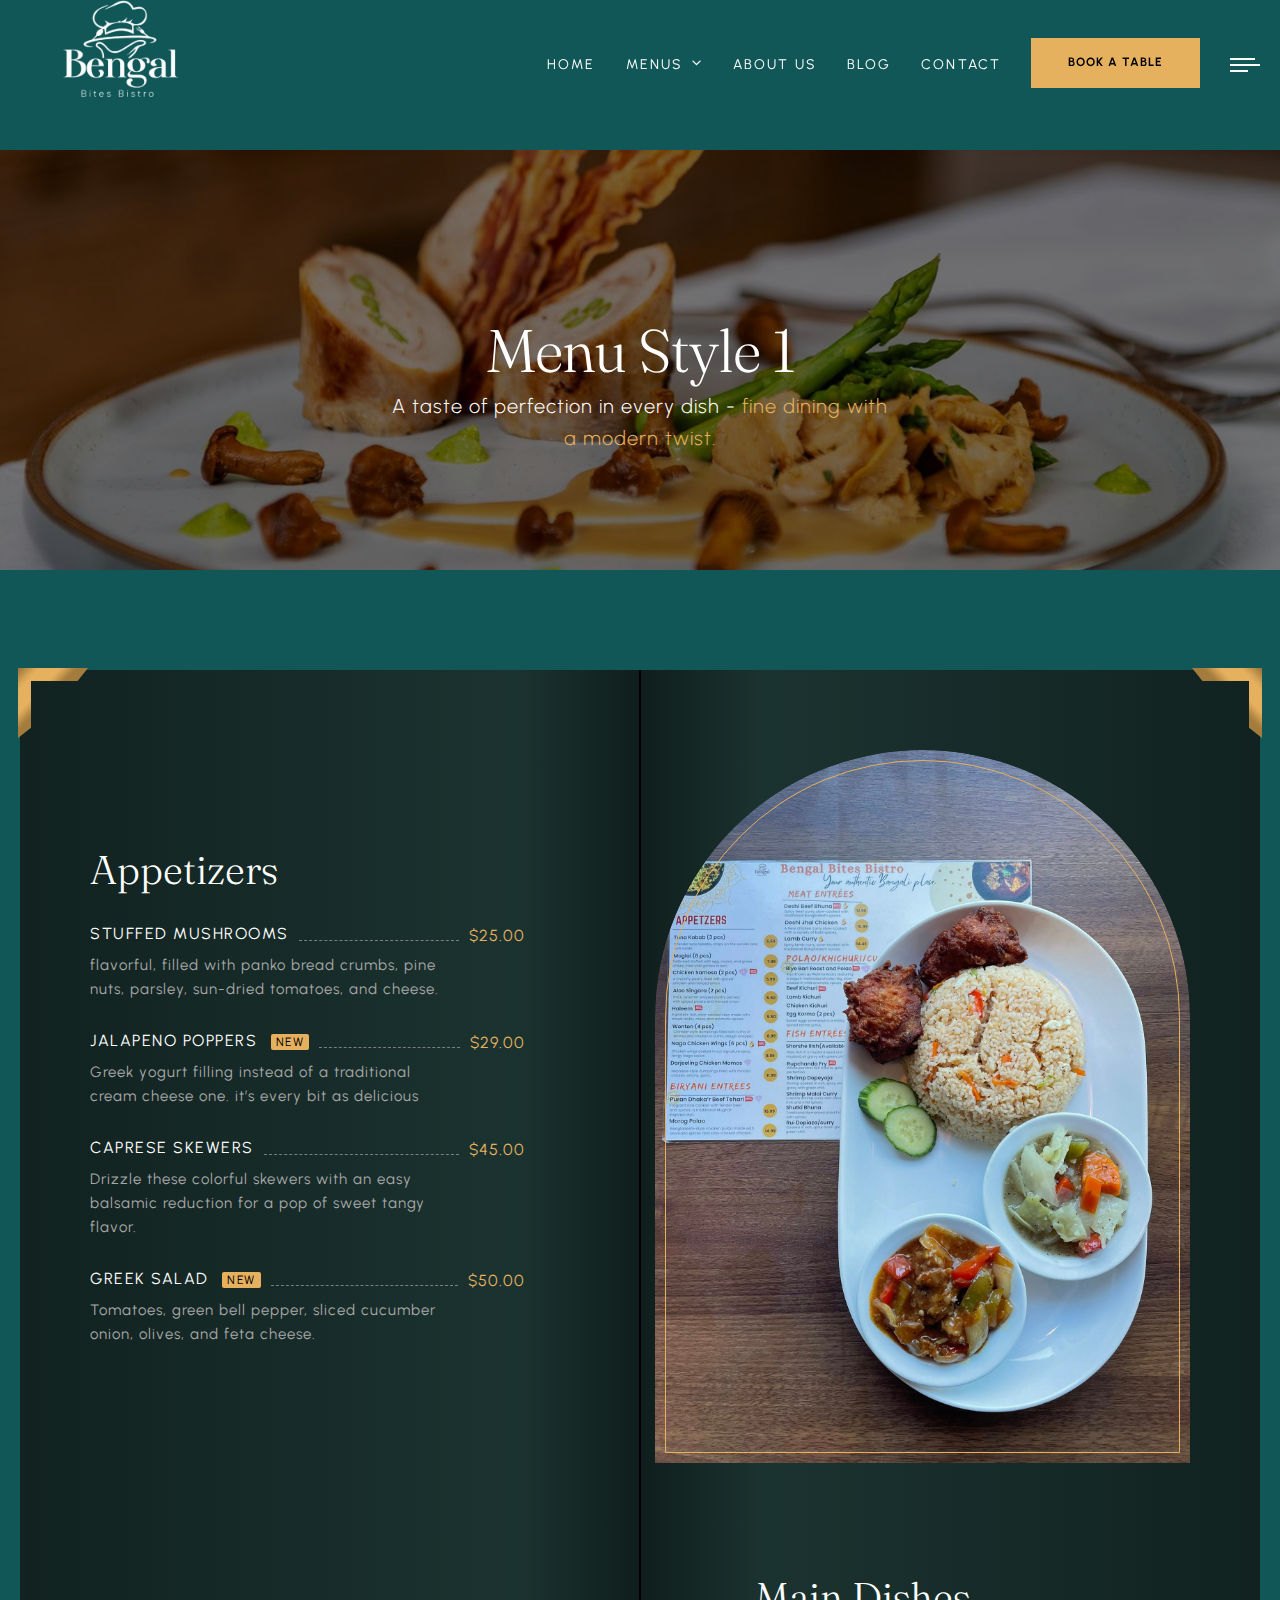
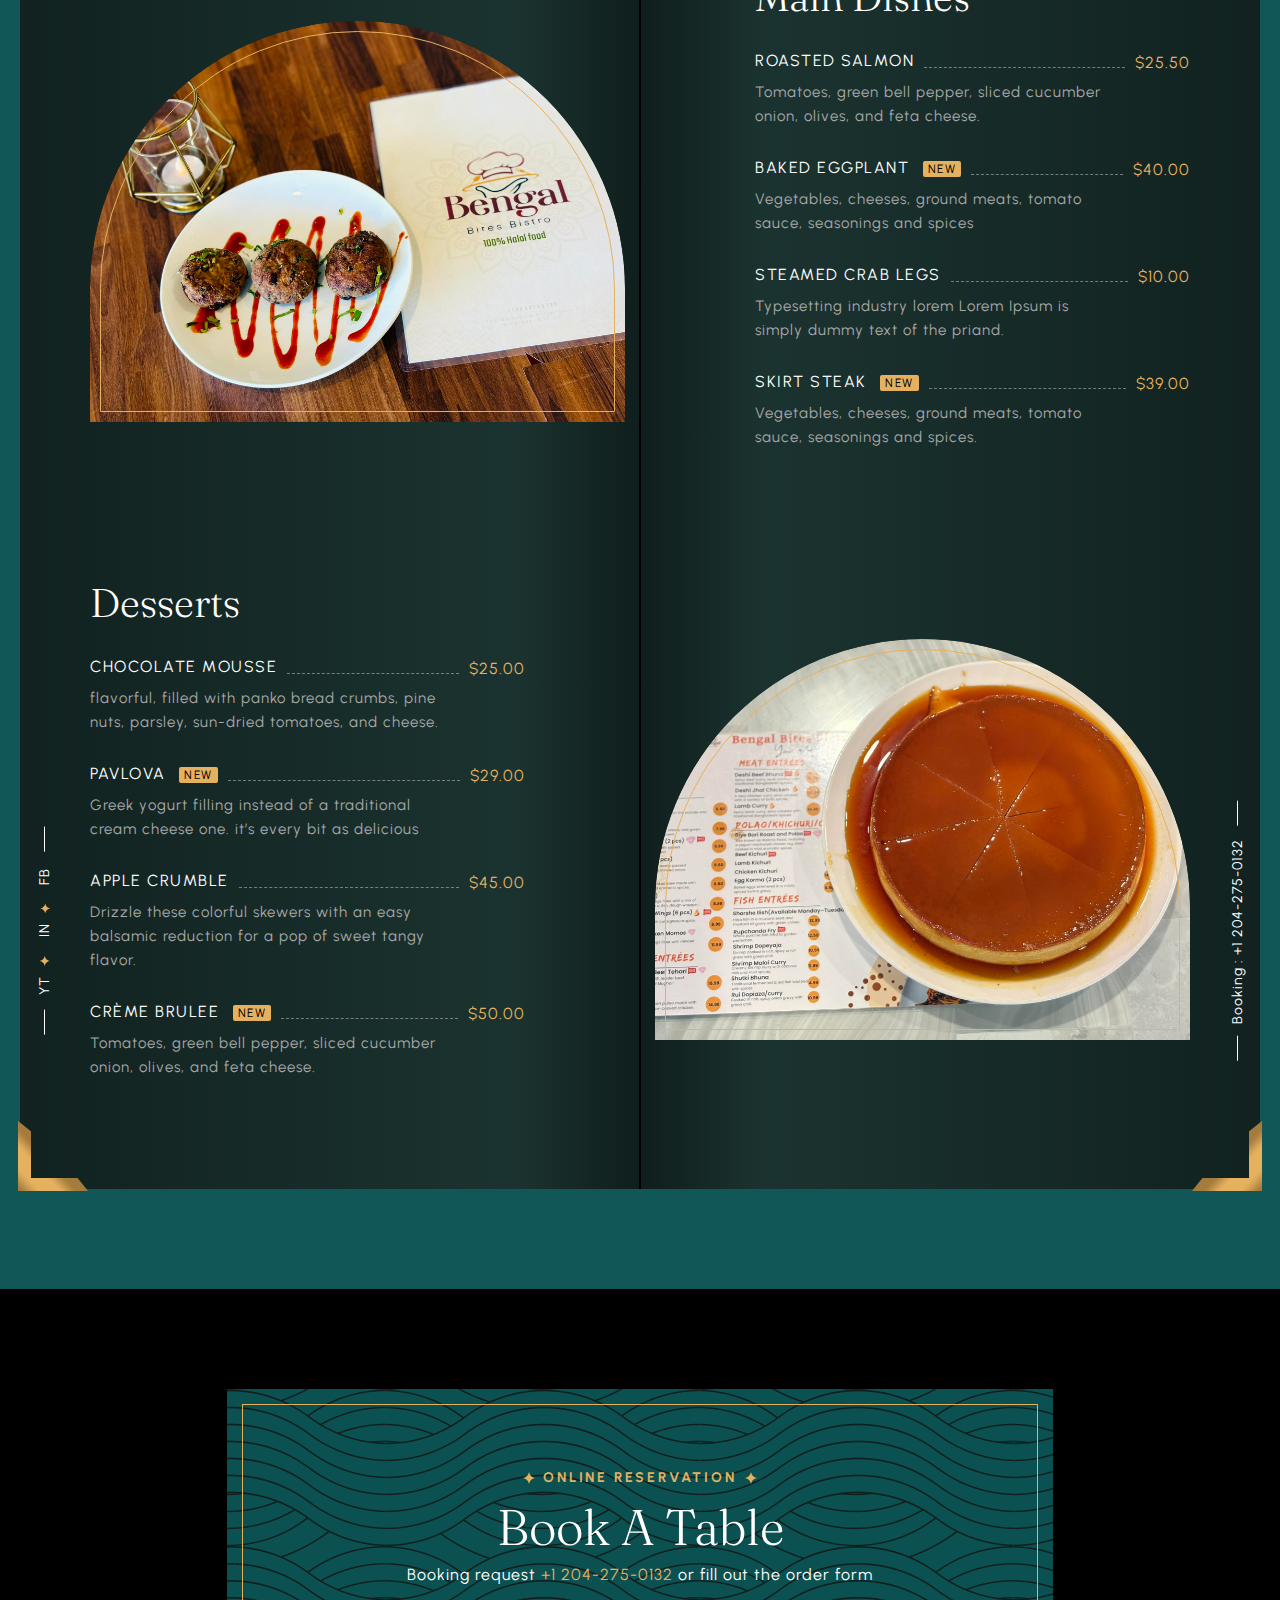
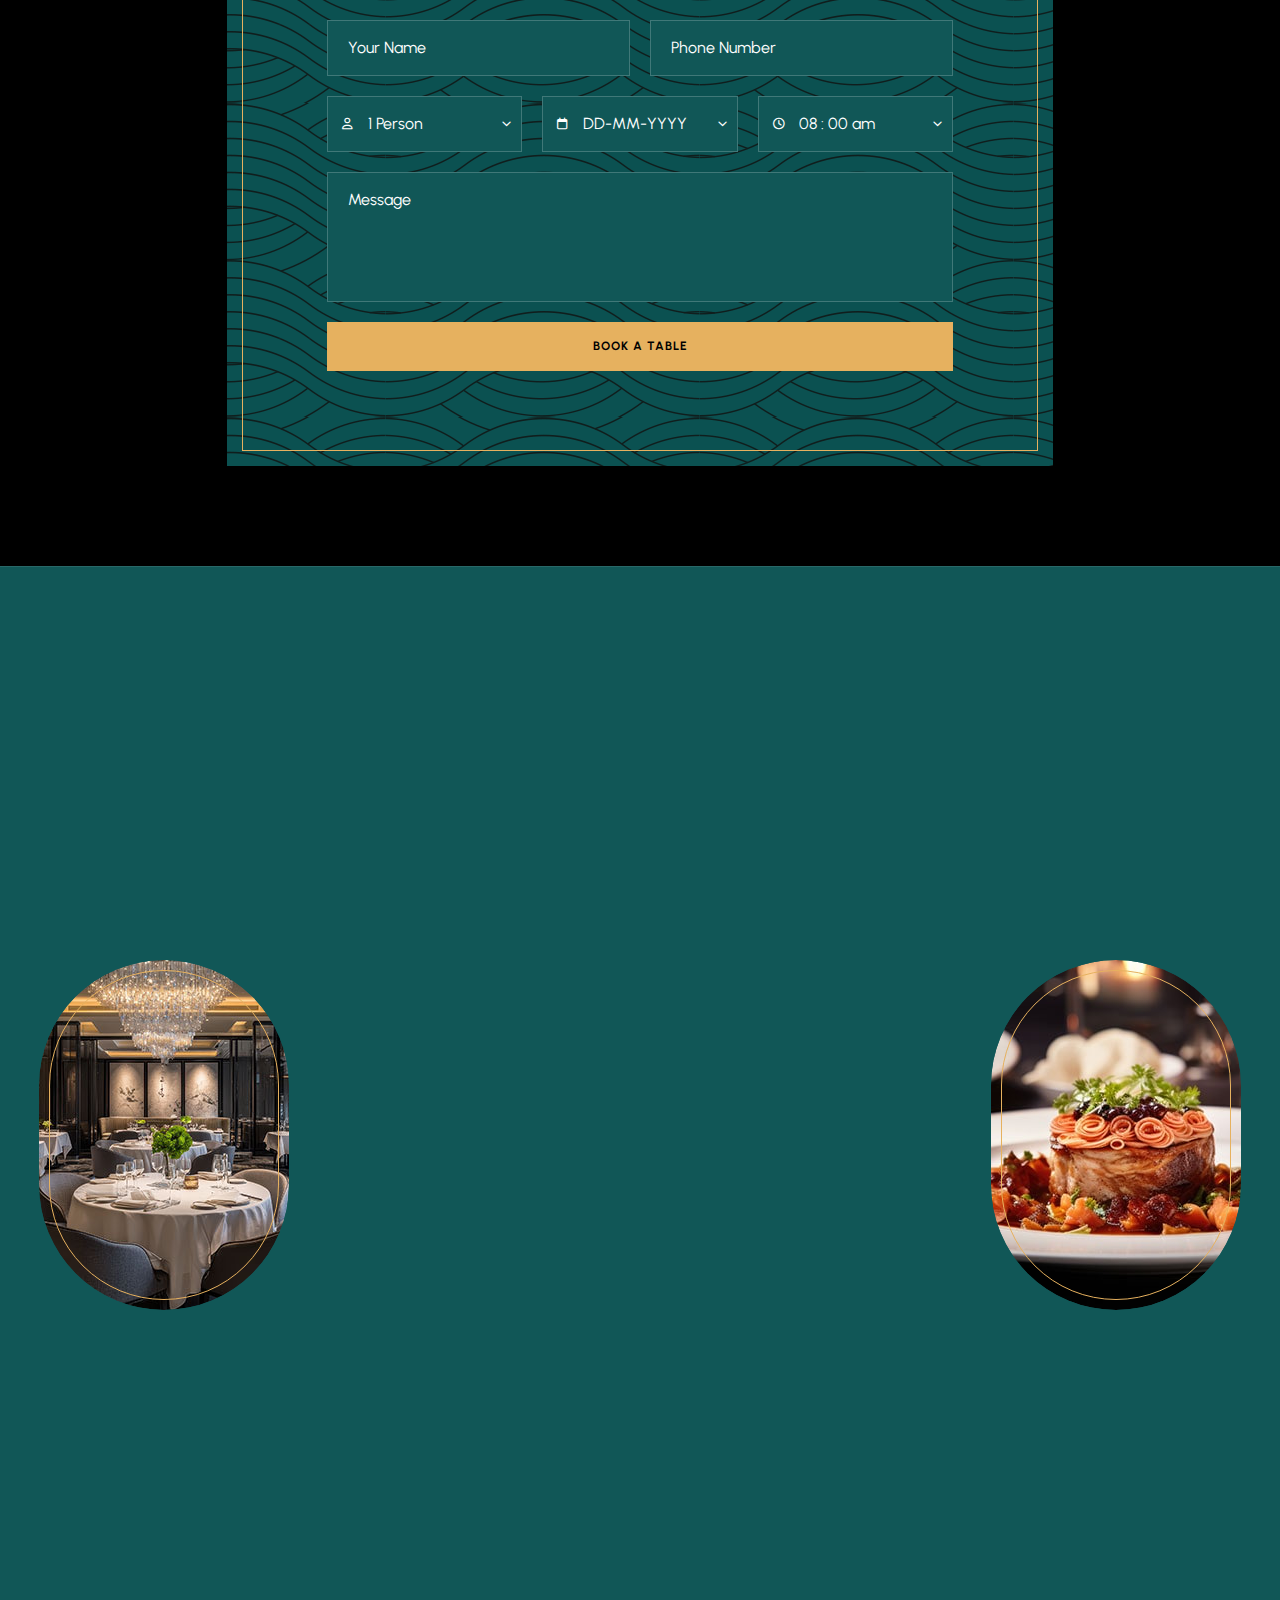
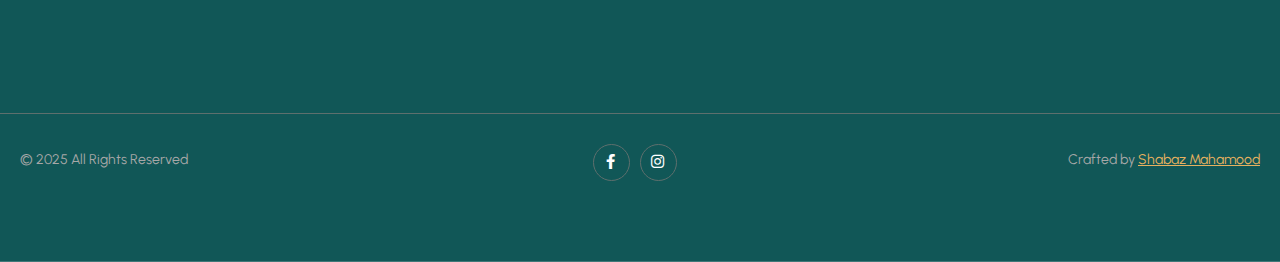
<file: menu-list-1.html>
<!DOCTYPE html>
<html lang="en">

<head>
    <meta charset="utf-8">
    <title>Bengal Bites Bistro</title>
    <!-- Stylesheets -->
    <link href="css/bootstrap.css" rel="stylesheet">
    <link href="css/style.css" rel="stylesheet">
    <link rel="shortcut icon" href="images/favicon.png" type="image/x-icon">
    <link rel="icon" href="images/favicon.png" type="image/x-icon">
    <!-- Responsive -->
    <meta http-equiv="X-UA-Compatible" content="IE=edge">
    <meta name="viewport" content="width=device-width, initial-scale=1.0, maximum-scale=1.0, user-scalable=0">
    <link href="css/responsive.css" rel="stylesheet">

</head>

<body>
    <div class="page-wrapper">

        <!-- Preloader -->
        <div class="loader-wrap">
            <div class="preloader">
                <div class="preloader-close">x</div>
                <div id="handle-preloader" class="handle-preloader">
                    <div class="animation-preloader">
                        <div class="spinner"></div>
                        <div class="txt-loading">
                            <span data-text-preloader="B" class="letters-loading">
                            B
                        </span>
                            <span data-text-preloader="E" class="letters-loading">
                            E
                        </span>
                            <span data-text-preloader="N" class="letters-loading">
                            N
                        </span>
                            <span data-text-preloader="G" class="letters-loading">
                            G
                        </span>
                            <span data-text-preloader="A" class="letters-loading">
                            A
                        </span>
                            <span data-text-preloader="L" class="letters-loading">
                            L
                        </span>
                            <span data-text-preloader="B" class="letters-loading">
                            B
                        </span>
                            <span data-text-preloader="I" class="letters-loading">
                            I
                        </span>
                         <span data-text-preloader="T" class="letters-loading">
                            T
                        </span>
                            <span data-text-preloader="E" class="letters-loading">
                            E
                        </span>
                            <span data-text-preloader="S" class="letters-loading">
                            S
                        </span>
                            <span data-text-preloader="B" class="letters-loading">
                            B
                        </span>
                            <span data-text-preloader="I" class="letters-loading">
                            I
                        </span>
                            <span data-text-preloader="S" class="letters-loading">
                            S
                        </span>
                            <span data-text-preloader="T" class="letters-loading">
                            T
                        </span>
                            <span data-text-preloader="R" class="letters-loading">
                            R
                        </span>
                         <span data-text-preloader="O" class="letters-loading">
                             O
                        </span>
                        </div>
                    </div>
                </div>
            </div>
        </div>
        <!-- Preloader End -->

        <!-- Main Header-->
        <header class="main-header header-down">
            <div class="header-top">
                <div class="auto-container">
                    <div class="inner clearfix">
                        <div class="top-left clearfix">
                            <ul class="top-info clearfix">
                                <li><i class="icon far fa-map-marker-alt"></i> Unit-H, 230 Dalhousie Dr, Winnipeg, MB, Canada, Manitoba</li>
                                <li><i class="icon far fa-clock"></i> Daily : 8.00 am to 10.00 pm</li>
                            </ul>
                        </div>
                        <div class="top-right clearfix">
                            <ul class="top-info clearfix">
                                <li><a href="tel:+11234567890"><i class="icon far fa-phone"></i> +1 123 456 7890</a></li>
                                <li><a href="mailto:booking@restaurant.com"><i class="icon far fa-envelope"></i> booking@restaurant.com</a></li>
                            </ul>
                        </div>
                    </div>
                </div>
            </div>
            <!-- Header Upper -->
            <div class="header-upper">
                <div class="auto-container">
                    <!-- Main Box -->
                    <div class="main-box clearfix">
                        <!--Logo-->
                        <div class="logo-box">
                            <div class="logo"><a href="index.html" title=""><img src="./images/resturant-removebg-preview.png" alt="image" title="- Restaurants HTML Template "></a></div>
                        </div>

                        <div class="nav-box clearfix">
                            <!--Nav Outer-->
                            <div class="nav-outer clearfix">
                                <nav class="main-menu">
                                    <ul class="navigation clearfix">
                                        <li class=><a href="index.html">Home</a>
                                            <ul>

                                               
                                            </ul>
                                        </li>

                                        <li class="dropdown has-mega-menu"><a href="menu-list.html">Menus</a>
                                            <ul>
                                                <li>
                                                    <div class="mega-menu">
                                                        <div class="menu-inner">
                                                            <div class="auto-container">
                                                                <div class="row clearfix">
                                                                    <div class="menu-block col-lg-3 col-md-6 col-sm-6">
                                                                        <div class="image"><a href="menu-list-1.html"><img src="images/resource/menu-1-thumb.jpg" alt="image"></a></div>
                                                                        <div class="title"><a href="menu-list-1.html">Menu list 1</a></div>
                                                                    </div>
                                                                    <div class="menu-block col-lg-3 col-md-6 col-sm-6">
                                                                        <div class="image"><a href="menu-list-2.html"><img src="images/resource/menu-2-thumb.jpg" alt="image"></a></div>
                                                                        <div class="title"><a href="menu-list-2.html">Menu list 2</a></div>
                                                                    </div>
                                                                    <div class="menu-block col-lg-3 col-md-6 col-sm-6">
                                                                        <div class="image"><a href="menu-list-3.html"><img src="images/resource/menu-3-thumb.jpg" alt="image"></a></div>
                                                                        <div class="title"><a href="menu-list-3.html">Menu list 3</a></div>
                                                                    </div>
                                                                    <div class="menu-block col-lg-3 col-md-6 col-sm-6">
                                                                        <div class="image"><a href="menu-list-4.html"><img src="images/resource/menu-4-thumb.jpg" alt="image"></a></div>
                                                                        <div class="title"><a href="menu-list-4.html">Menu list 4</a></div>
                                                                    </div>
                                                                </div>
                                                            </div>
                                                        </div>
                                                    </div>
                                                </li>
                                            </ul>
                                        </li>
                                        <li><a href="about.html">About Us</a></li>
                                        <li><a href="blog-list.html">Blog</a></li>
                                        <li><a href="contact-us.html">Contact</a></li>

                                            </ul>
                                        </li>

                                    </ul>
                                </nav>
                                <!-- Main Menu End-->
                            </div>
                            <!--Nav Outer End-->

                            <div class="links-box clearfix">
                                <div class="link link-btn">
                                    <a href="book-table.html" class="theme-btn btn-style-one clearfix">
                                    <span class="btn-wrap">
                                        <span class="text-one">book a table</span>
                                        <span class="text-two">book a table</span>
                                    </span>
                                </a>
                                </div>
                                <div class="link info-toggler">
                                    <button class="info-btn">
                                    <span class="hamburger">
                                        <span class="top-bun"></span>
                                        <span class="meat"></span>
                                        <span class="bottom-bun"></span>
                                    </span>
                                </button>
                                </div>
                            </div>

                            <!-- Hidden Nav Toggler -->
                            <div class="nav-toggler">
                                <button class="hidden-bar-opener">
                                <span class="hamburger">
                                    <span class="top-bun"></span>
                                    <span class="meat"></span>
                                    <span class="bottom-bun"></span>
                                </span>
                            </button>
                            </div>

                        </div>

                    </div>
                </div>
            </div>
        </header>
        <!--End Main Header -->

        <!--Menu Backdrop-->
        <div class="menu-backdrop"></div>

        <!-- Hidden Navigation Bar -->
        <section class="hidden-bar">
            <!-- Hidden Bar Wrapper -->
            <div class="inner-box">
                <div class="cross-icon hidden-bar-closer"><span class="far fa-close"></span></div>
                <div class="logo-box"><a href="index.html" title="Restoria - Restaurants HTML Template"><img src="images/resource/sidebar-logo.png" alt="image" title="Restoria - Restaurants HTML Template"></a></div>

                <!-- .Side-menu -->
                <div class="side-menu">
                    <ul class="navigation clearfix">
                        <li class="dropdown"><a href="#">Home</a> </li>
                        <li class="dropdown"><a href="menu-list-1.html">Menus</a>
                            <ul>
                                <li><a href="menu-list-1.html">Menu List 1</a></li>
                                <li><a href="menu-list-2.html">Menu List 2</a></li>
                                <li><a href="menu-list-3.html">Menu List 3</a></li>
                                <li><a href="menu-list-4.html">Menu List 4</a></li>
                            </ul>
                        </li>
                        <li><a href="about.html">About Us</a></li>
                        <li><a href="blog.html">Blog </a></li>
                        <li><a href="contact-us.html">Contact</a></li>
                    </ul>
                                       
                       
                </div>
                <!-- /.Side-menu -->

            </div>
            <!-- / Hidden Bar Wrapper -->
        </section>
        <!-- / Hidden Bar -->

        <!--Info Back Drop-->
        <div class="info-back-drop"></div>

        <!-- Hidden Bar -->
        <section class="info-bar">
            <div class="inner-box">
                <div class="cross-icon"><span class="far fa-close"></span></div>
                <div class="image-box"><img src="images/resource/sidebar-image.jpg" alt="image" title=""></div>
                <div class="logo-box"><a href="index.html" title="Bengal Bites Bistro"><img src="images/resource/sidebar-logo.png" alt="image" title="Restoria - Restaurants HTML Template"></a></div>

                <h5>Visit Us</h5>
                <ul class="info">
                    <li>Restoria, Arrondissement, <br> Paris 9578</li>
                    <li> <span class="ib-ttl"> Lunch Time </span>- 10.00 am – 3:30 pm </li>
                    <li><span class="ib-ttl"> Dinner Time</span> - 08.00 pm – 10:30 pm</li>
                    <li><a href="mailto:booking@domainame.com">booking@domainame.com</a></li>
                </ul>
                <div class="booking-info">
                    <div class="bk-no"><a href="tel:+1 204-275-0132">Booking: +1 204-275-0132</a></div>
                </div>
            </div>
        </section>
        <!--End Hidden Bar -->

        <section class="banner-section">

            <!-- social link -->
            <div class="banner-social-list">
                <span class="line"></span>

                <ul class="custom-ul">
                    <li> <a href="#"> FB </a> </li>
                    <li><a href="#"> IN </a> </li>
                    <li><a href="#"> YT </a> </li>
                </ul>

                <span class="line"></span>
            </div>

            <!-- social link -->
            <div class="banner-call">
                <span class="line"></span>

                <ul class="call-ul">
                    <li><a href="tel:+1 204-275-0132">Booking : +1 204-275-0132</a></li>
                </ul>

                <span class="line"></span>
            </div>

    <!-- Inner Banner Section -->
    <section class="inner-banner">
        <div class="image-layer" style="background-image: url(images/background/banner-image-2.jpg);"></div>
        <div class="auto-container">
            <div class="inner">
                <h1>Menu Style 1</h1>
                <div class="sub_text"> <p> A taste of perfection in every dish - <span class="primary-color"> fine dining with a modern twist.</span></p> </div>
            </div>
        </div>
    </section>
    <!--End Banner Section -->

    <!--Menu Section-->
    <section class="menu-card-style-section section-kt">
        <div class="auto-container">
            <div class="menu-card-main">
            <!-- menu card corner images -->
                <img class="menu-card-corner top-left" src="images/resource/menucard-corner-left-top.png" alt="image">
                <img class="menu-card-corner top-right" src="images/resource/menucard-corner-right-top.png" alt="image">
                <img class="menu-card-corner bottom-left" src="images/resource/menucard-corner-left-bottom.png" alt="image">
                <img class="menu-card-corner bottom-right" src="images/resource/menucard-corner-right-bottom.png" alt="image">
            <!-- menu box -->
            <div class="menu-card-style alternate">
                <div class="row clearfix">
                    <div class="image-col col-lg-6 col-md-12 col-sm-12">
                        <div class="inner">
                            <div class="image"><img src="images/resource/appetizers1.jpg" alt="image"></div>
                        </div>
                    </div>

                    <div class="menu-col col-lg-6 col-md-12 col-sm-12">
                        <div class="inner">
                            <div class="title-box">
                            <h3>Appetizers</h3>
                            </div>

                            <!--Block-->
                            <div class="dish-block">
                                <div class="inner-box">
                                    <div class="title clearfix"><div class="ttl clearfix"><h6><a href="menu-list-1.html#">Stuffed Mushrooms</a></h6></div> <span class="menu-list-line"> </span> <div class="price"><span>$25.00</span></div></div>
                                    <div class="text desc"><a href="menu-list-1.html#">flavorful, filled with panko bread crumbs, pine nuts, parsley, sun-dried tomatoes, and cheese.</a></div>
                                </div>
                            </div>
                            <!--Block-->
                            <div class="dish-block">
                                <div class="inner-box">
                                    <div class="title clearfix"><div class="ttl clearfix"><h6><a href="menu-list-1.html#">Jalapeno Poppers <span class="s-info">new</span></a></h6></div> <span class="menu-list-line"> </span> <div class="price"><span>$29.00</span></div></div>
                                    <div class="text desc"><a href="menu-list-1.html#">Greek yogurt filling instead of a traditional cream cheese one. it’s every bit as delicious</a></div>
                                </div>
                            </div>
                            <!--Block-->
                            <div class="dish-block">
                                <div class="inner-box">
                                    <div class="title clearfix"><div class="ttl clearfix"><h6><a href="menu-list-1.html#">Caprese Skewers</a></h6></div> <span class="menu-list-line"> </span> <div class="price"><span>$45.00</span></div></div>
                                    <div class="text desc"><a href="menu-list-1.html#">Drizzle these colorful skewers with an easy balsamic reduction for a pop of sweet tangy flavor.</a></div>
                                </div>
                            </div>
                            <!--Block-->
                            <div class="dish-block">
                                <div class="inner-box">
                                    <div class="title clearfix"><div class="ttl clearfix"><h6><a href="menu-list-1.html#">Greek Salad <span class="s-info">NEW</span></a></h6></div> <span class="menu-list-line"> </span> <div class="price"><span>$50.00</span></div></div>
                                    <div class="text desc"><a href="menu-list-1.html#">Tomatoes, green bell pepper, sliced cucumber onion, olives, and feta cheese.</a></div>
                                </div>
                            </div>
                            
                        </div>
                    </div>
                </div>
            </div>

            <!-- menu box -->
            <div class="menu-card-style">
                <div class="row clearfix">
                    <div class="image-col col-lg-6 col-md-12 col-sm-12">
                        <div class="inner">
                            <div class="image"><img src="images/resource/m-5.jpg" alt="image"></div>
                        </div>
                    </div>

                    <div class="menu-col col-lg-6 col-md-12 col-sm-12">
                        <div class="inner">
                            <div class="title-box ">
                            <h3>Main Dishes</h3>
                            </div>
                            <!--Block-->
                            <div class="dish-block">
                                <div class="inner-box">
                                    <div class="title clearfix"><div class="ttl clearfix"><h6><a href="menu-list-1.html#">Roasted Salmon</a></h6></div> <span class="menu-list-line"> </span> <div class="price"><span>$25.50</span></div></div>
                                    <div class="text desc"><a href="menu-list-1.html#">Tomatoes, green bell pepper, sliced cucumber onion, olives, and feta cheese.</a></div>
                                </div>
                            </div>
                            <!--Block-->
                            <div class="dish-block">
                                <div class="inner-box">
                                    <div class="title clearfix"><div class="ttl clearfix"><h6><a href="menu-list-1.html#">Baked Eggplant <span class="s-info">new</span></a></h6></div> <span class="menu-list-line"> </span> <div class="price"><span>$40.00</span></div></div>
                                    <div class="text desc"><a href="menu-list-1.html#">Vegetables, cheeses, ground meats, tomato sauce, seasonings and spices</a></div>
                                </div>
                            </div>
                            <!--Block-->
                            <div class="dish-block">
                                <div class="inner-box">
                                    <div class="title clearfix"><div class="ttl clearfix"><h6><a href="menu-list-1.html#">Steamed Crab Legs</a></h6></div> <span class="menu-list-line"> </span> <div class="price"><span>$10.00</span></div></div>
                                    <div class="text desc"><a href="menu-list-1.html#">Typesetting industry lorem Lorem Ipsum is simply dummy text of the priand.</a></div>
                                </div>
                            </div>
                            <!--Block-->
                            <div class="dish-block">
                                <div class="inner-box">
                                    <div class="title clearfix"><div class="ttl clearfix"><h6><a href="menu-list-1.html#">Skirt Steak <span class="s-info">NEW</span></a></h6></div> <span class="menu-list-line"> </span> <div class="price"><span>$39.00</span></div></div>
                                    <div class="text desc"><a href="menu-list-1.html#">Vegetables, cheeses, ground meats, tomato sauce, seasonings and spices.</a></div>
                                </div>
                            </div>
                        </div>
                    </div>
                </div>
            </div>

            <!-- menu box -->
            <div class="menu-card-style alternate last">
                <div class="row clearfix">
                    <div class="image-col col-lg-6 col-md-12 col-sm-12">
                        <div class="inner">
                            <div class="image"><img src="images/resource/dessert.jpg" alt="image"></div>
                        </div>
                    </div>

                    <div class="menu-col col-lg-6 col-md-12 col-sm-12">
                        <div class="inner">
                            <div class="title-box">
                            <h3>Desserts</h3>
                            </div>

                            <!--Block-->
                            <div class="dish-block">
                                <div class="inner-box">
                                    <div class="title clearfix"><div class="ttl clearfix"><h6><a href="menu-list-1.html#">Chocolate mousse</a></h6> </div> <span class="menu-list-line"> </span> <div class="price"><span>$25.00</span></div></div>
                                    <div class="text desc"><a href="menu-list-1.html#">flavorful, filled with panko bread crumbs, pine nuts, parsley, sun-dried tomatoes, and cheese.</a></div>
                                </div>
                            </div>
                            <!--Block-->
                            <div class="dish-block">
                                <div class="inner-box">
                                    <div class="title clearfix"><div class="ttl clearfix"><h6><a href="menu-list-1.html#">Pavlova <span class="s-info">new</span></a></h6></div> <span class="menu-list-line"> </span> <div class="price"><span>$29.00</span></div></div>
                                    <div class="text desc"><a href="menu-list-1.html#">Greek yogurt filling instead of a traditional cream cheese one. it’s every bit as delicious</a></div>
                                </div>
                            </div>
                            <!--Block-->
                            <div class="dish-block">
                                <div class="inner-box">
                                    <div class="title clearfix"><div class="ttl clearfix"><h6><a href="menu-list-1.html#">Apple crumble</a></h6></div> <span class="menu-list-line"> </span> <div class="price"><span>$45.00</span></div></div>
                                    <div class="text desc"><a href="menu-list-1.html#">Drizzle these colorful skewers with an easy balsamic reduction for a pop of sweet tangy flavor.</a></div>
                                </div>
                            </div>
                            <!--Block-->
                            <div class="dish-block">
                                <div class="inner-box">
                                    <div class="title clearfix"><div class="ttl clearfix"><h6><a href="menu-list-1.html#">Crème Brulee <span class="s-info">NEW</span></a></h6></div> <span class="menu-list-line"> </span> <div class="price"><span>$50.00</span></div></div>
                                    <div class="text desc"><a href="menu-list-1.html#">Tomatoes, green bell pepper, sliced cucumber onion, olives, and feta cheese.</a></div>
                                </div>
                            </div>
                        </div>
                    </div>
                </div>
            </div>

            </div>
        </div>
    </section>

    <!--Reservation Section-->
    <section class="reserve-section style-two section-kt">
        <div class="image-layer" style="background-image: url(images/background/image-10.jpg);"></div>
        <div class="auto-container">
            <div class="outer-box">
                <div class="row clearfix">

                    <div class="reserv-col col-lg-8 col-md-12 col-sm-12 mx-auto">
                        <div class="inner">
                            <div class="title-box centered">
                                <div class="subtitle"><span>Online reservation</span></div>
                                <h2>Book A Table</h2>
                                <div class="request-info">Booking request <a href="menu-list-1.html#">+1 204-275-0132</a> or fill out the order form</div>
                            </div>
                            <div class="default-form reservation-form">
                                <form method="post" action="index.html">
                                    <div class="row clearfix">
                                        <div class="form-group col-lg-6 col-md-6 col-sm-12">
                                            <div class="field-inner">
                                                <input type="text" name="fieldname" value="" placeholder="Your Name" required>
                                            </div>
                                        </div>
                                        <div class="form-group col-lg-6 col-md-6 col-sm-12">
                                            <div class="field-inner">
                                                <input type="text" name="fieldname" value="" placeholder="Phone Number" required>
                                            </div>
                                        </div>
                                        <div class="form-group col-lg-4 col-md-6 col-sm-12">
                                            <div class="field-inner">
                                                <span class="alt-icon far fa-user"></span>
                                                <select class="l-icon">
                                                    <option>1 Person</option>
                                                    <option>2 Person</option>
                                                    <option>3 Person</option>
                                                    <option>4 Person</option>
                                                    <option>5 Person</option>
                                                    <option>6 Person</option>
                                                    <option>7 Person</option>
                                                </select>
                                                <span class="arrow-icon far fa-angle-down"></span>
                                            </div>
                                        </div>
                                        <div class="form-group col-lg-4 col-md-6 col-sm-12">
                                            <div class="field-inner">
                                                <span class="alt-icon far fa-calendar"></span>
                                                <input class="l-icon datepicker" type="text" name="fieldname" value="" placeholder="DD-MM-YYYY" required readonly>
                                                <span class="arrow-icon far fa-angle-down"></span>
                                            </div>
                                        </div>
                                        <div class="form-group col-lg-4 col-md-12 col-sm-12">
                                            <div class="field-inner">
                                                <span class="alt-icon far fa-clock"></span>
                                                <select class="l-icon">
                                                    <option>08 : 00 am</option>
                                                    <option>09 : 00 am</option>
                                                    <option>10 : 00 am</option>
                                                    <option>11 : 00 am</option>
                                                    <option>12 : 00 pm</option>
                                                    <option>01 : 00 pm</option>
                                                    <option>02 : 00 pm</option>
                                                    <option>03 : 00 pm</option>
                                                    <option>04 : 00 pm</option>
                                                    <option>05 : 00 pm</option>
                                                    <option>06 : 00 pm</option>
                                                    <option>07 : 00 pm</option>
                                                    <option>08 : 00 pm</option>
                                                    <option>09 : 00 pm</option>
                                                    <option>10 : 00 pm</option>
                                                </select>
                                                <span class="arrow-icon far fa-angle-down"></span>
                                            </div>
                                        </div>
                                        <div class="form-group col-lg-12 col-md-12 col-sm-12">
                                            <div class="field-inner">
                                                <textarea name="fieldname" placeholder="Message" required></textarea>
                                            </div>
                                        </div>
                                        <div class="form-group col-lg-12 col-md-12 col-sm-12">
                                            <div class="field-inner">
                                                <button type="submit" class="theme-btn btn-style-one clearfix">
                                                    <span class="btn-wrap">
                                                        <span class="text-one">book a table</span>
                                                        <span class="text-two">book a table</span>
                                                    </span>
                                                </button>
                                            </div>
                                        </div>
                                    </div>
                                </form>
                            </div>
                        </div>
                    </div>
                </div>

            </div>
        </div>
    </section>

     <!--Main Footer-->
        <footer class="main-footer">
            <div class="upper-section section-kt">
                <div class="auto-container">
                    <div class="row clearfix">
                        <!--Footer Col-->
                        <div class="footer-col info-col col-lg-6 col-md-12 col-sm-12">
                            <div class="inner wow fadeInUp" data-wow-delay="0ms" data-wow-duration="1500ms">
                                <div class="content">
                                    <div class="logo"><a href="index.html" title="Unit-H, 230 Dalhousie Dr, Winnipeg, MB, Canada, Manitoba"><img src="./images/resturant-removebg-preview.png" alt="image" title="Restoria - Restaurants HTML Template"></a></div>
                                    <div class="info">
                                        <h6>visit us </h6>
                                        <ul>
                                            <li>Unit-H, 230 Dalhousie Dr, Winnipeg, MB, Canada, Manitoba</li>
                                            <li>Daily - 11.00 am to 11.00 pm</li>
                                            <li><a href="mailto:bbbistro22@gmail.com">bbbistro22@gmail.com</a></li>
                                            <li><a href="tel:+1 204-275-0132">Booking Request :+1 204-275-0132</a></li>

                                        </ul>
                                    </div>
                                    <div class="separator"><span> </span> </div>
                                    <div class="newsletter">
                                        <h4>Our Newsletter</h4>
                                        <div class="text">Subscribe us & Get 25% Off. Get latest updates.</div>
                                        <div class="newsletter-form">
                                            <form method="post" action="index.html">
                                                <div class="form-group">
                                                    <span class="alt-icon far fa-envelope"></span>
                                                    <input type="email" name="email" value="" placeholder="Your email" required>
                                                    <button type="submit" class="theme-btn btn-style-one clearfix">
                                                    <span class="btn-wrap">
                                                        <span class="text-one">subscribe</span>
                                                        <span class="text-two">subscribe</span>
                                                    </span>
                                                </button>
                                                </div>
                                            </form>
                                        </div>
                                    </div>
                                </div>
                            </div>
                        </div>
                        <!--Footer Col-->
                        <div class="footer-col footer-image-col col-lg-3 col-md-6 col-sm-12">
                            <div class="footer-image">
                                <img src="images/resource/footer-img-1.jpg" alt="image">
                            </div>
                        </div>
                        <!--Footer Col-->
                        <div class="footer-col footer-image-col last col-lg-3 col-md-6 col-sm-12">
                            <div class="footer-image">
                                <img src="images/resource/footer-img-2.jpg" alt="image">
                            </div>
                        </div>
                    </div>
                </div>
            </div>

            <!-- last footer -->
            <div class="bottom_footer">
                <!-- container start -->
                <div class="auto-container">
                    <!-- row start -->
                    <div class="row clearfix">
                        <div class="col-lg-4 col-md-4 col-sm-12">
                            <p>© 2025 All Rights Reserved</p>
                        </div>

                        <div class="col-lg-4 col-md-4 col-sm-12">
                            <ul class="social_media">
                                 <li><a href="https://www.facebook.com/p/Bengal-Bites-Bistro-61565122286160/" aria-label="facebook page"><i class="fa-brands fa-facebook-f"></i></a></li>
                                <li><a href="https://www.instagram.com/bengalbitesbistro/?hl=en" aria-label="twitter page"><i class="fa-brands fa-instagram"></i></a></li>
                               
                            </ul>
                        </div>

                        <div class="col-lg-4 col-md-4 col-sm-12">
                            <p class="developer_text">Crafted by <a href="#" target="blank">Shabaz Mahamood</a></p>
                        </div>
                    </div>
                    <!-- row end -->
                </div>
                <!-- container end -->
            </div>
        </footer>

    </div>
    <!--End pagewrapper-->

    <!--Scroll to top-->
    <div class="scroll-to-top scroll-to-target" data-target="html"><span class="icon fa fa-angle-up"></span></div>
    <!--[if lt IE 9]><script src="https://cdnjs.cloudflare.com/ajax/libs/html5shiv/3.7.3/html5shiv.js"></script><![endif]-->

    <script src="js/jquery.js"></script>
    <script src="js/popper.min.js"></script>
    <script src="js/bootstrap.min.js"></script>
    <script src="js/jquery-ui.js"></script>
    <script src="js/jquery.fancybox.js"></script>
    <script src="js/swiper.js"></script>
    <script src="js/owl.js"></script>
    <script src="js/appear.js"></script>
    <script src="js/wow.js"></script>
    <script src="js/parallax.min.js"></script>
    <script src="js/custom-script.js"></script>
</body>
</html>
</file>
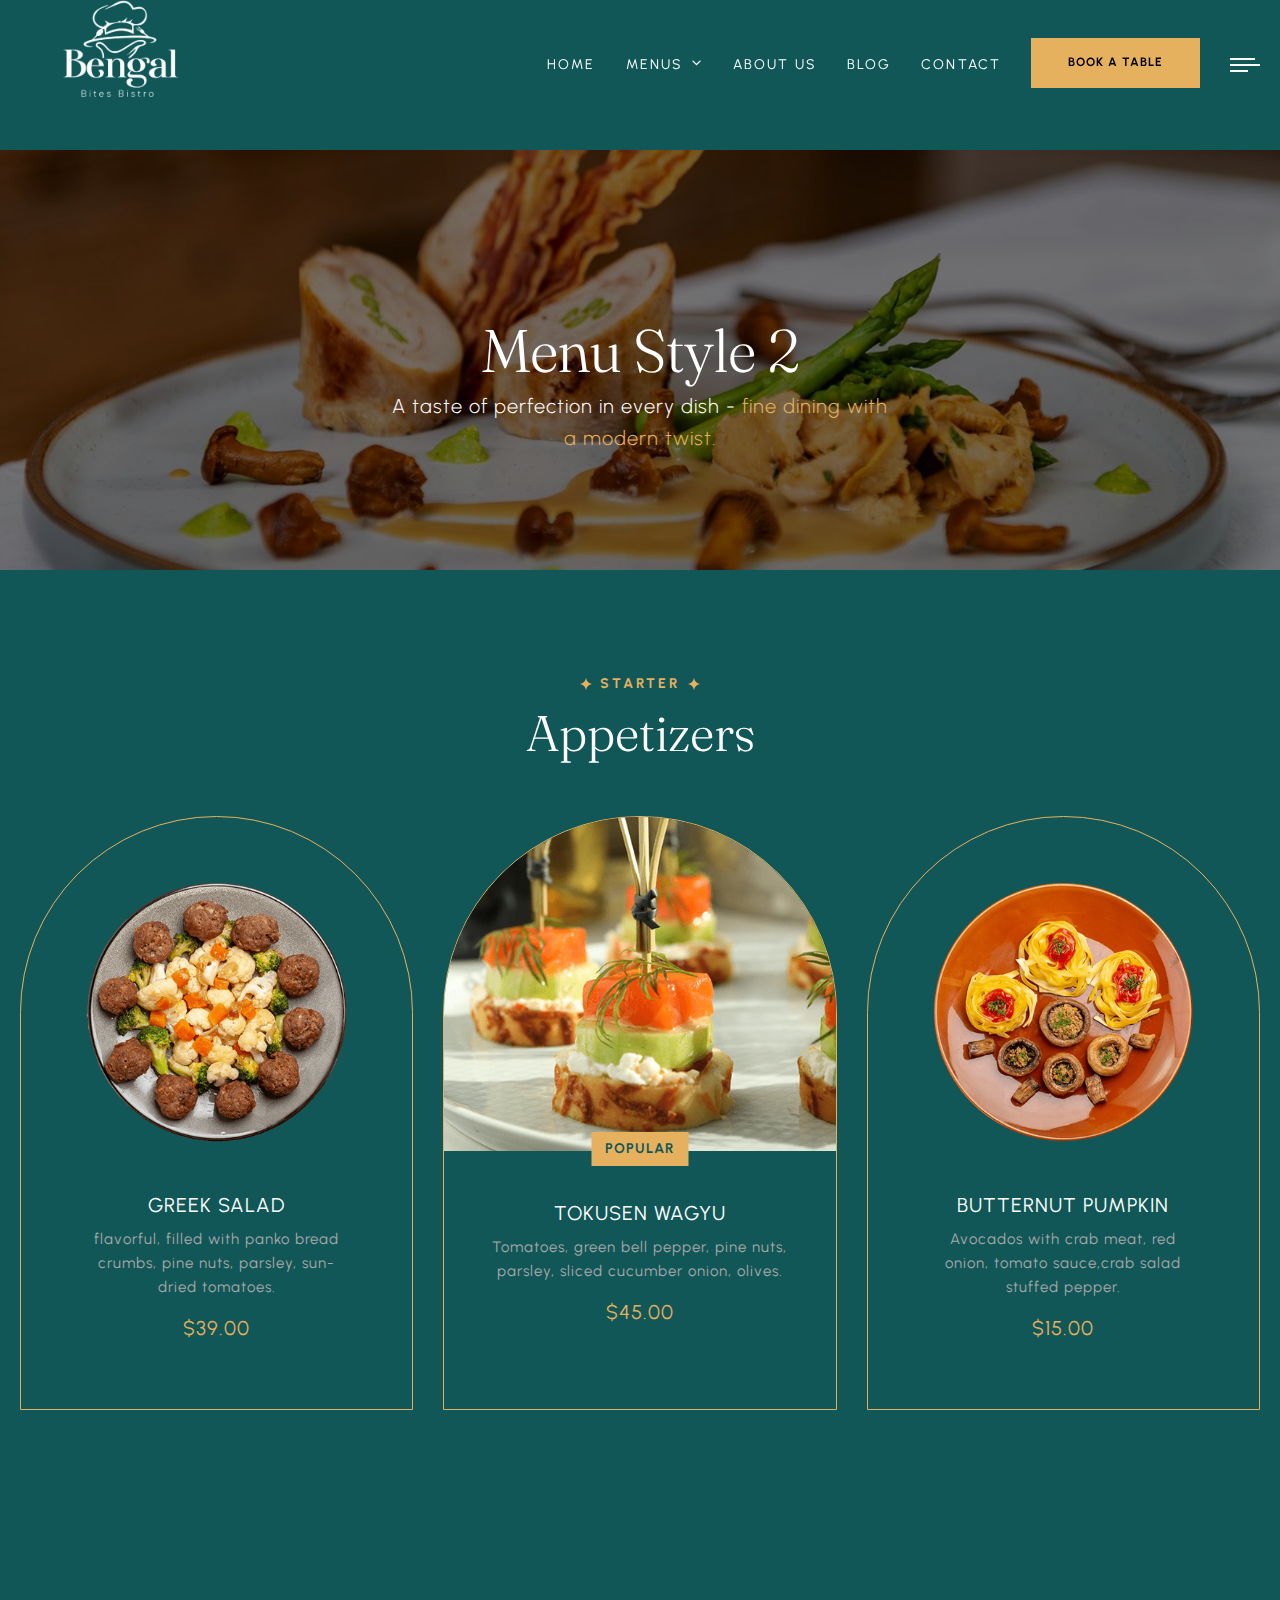
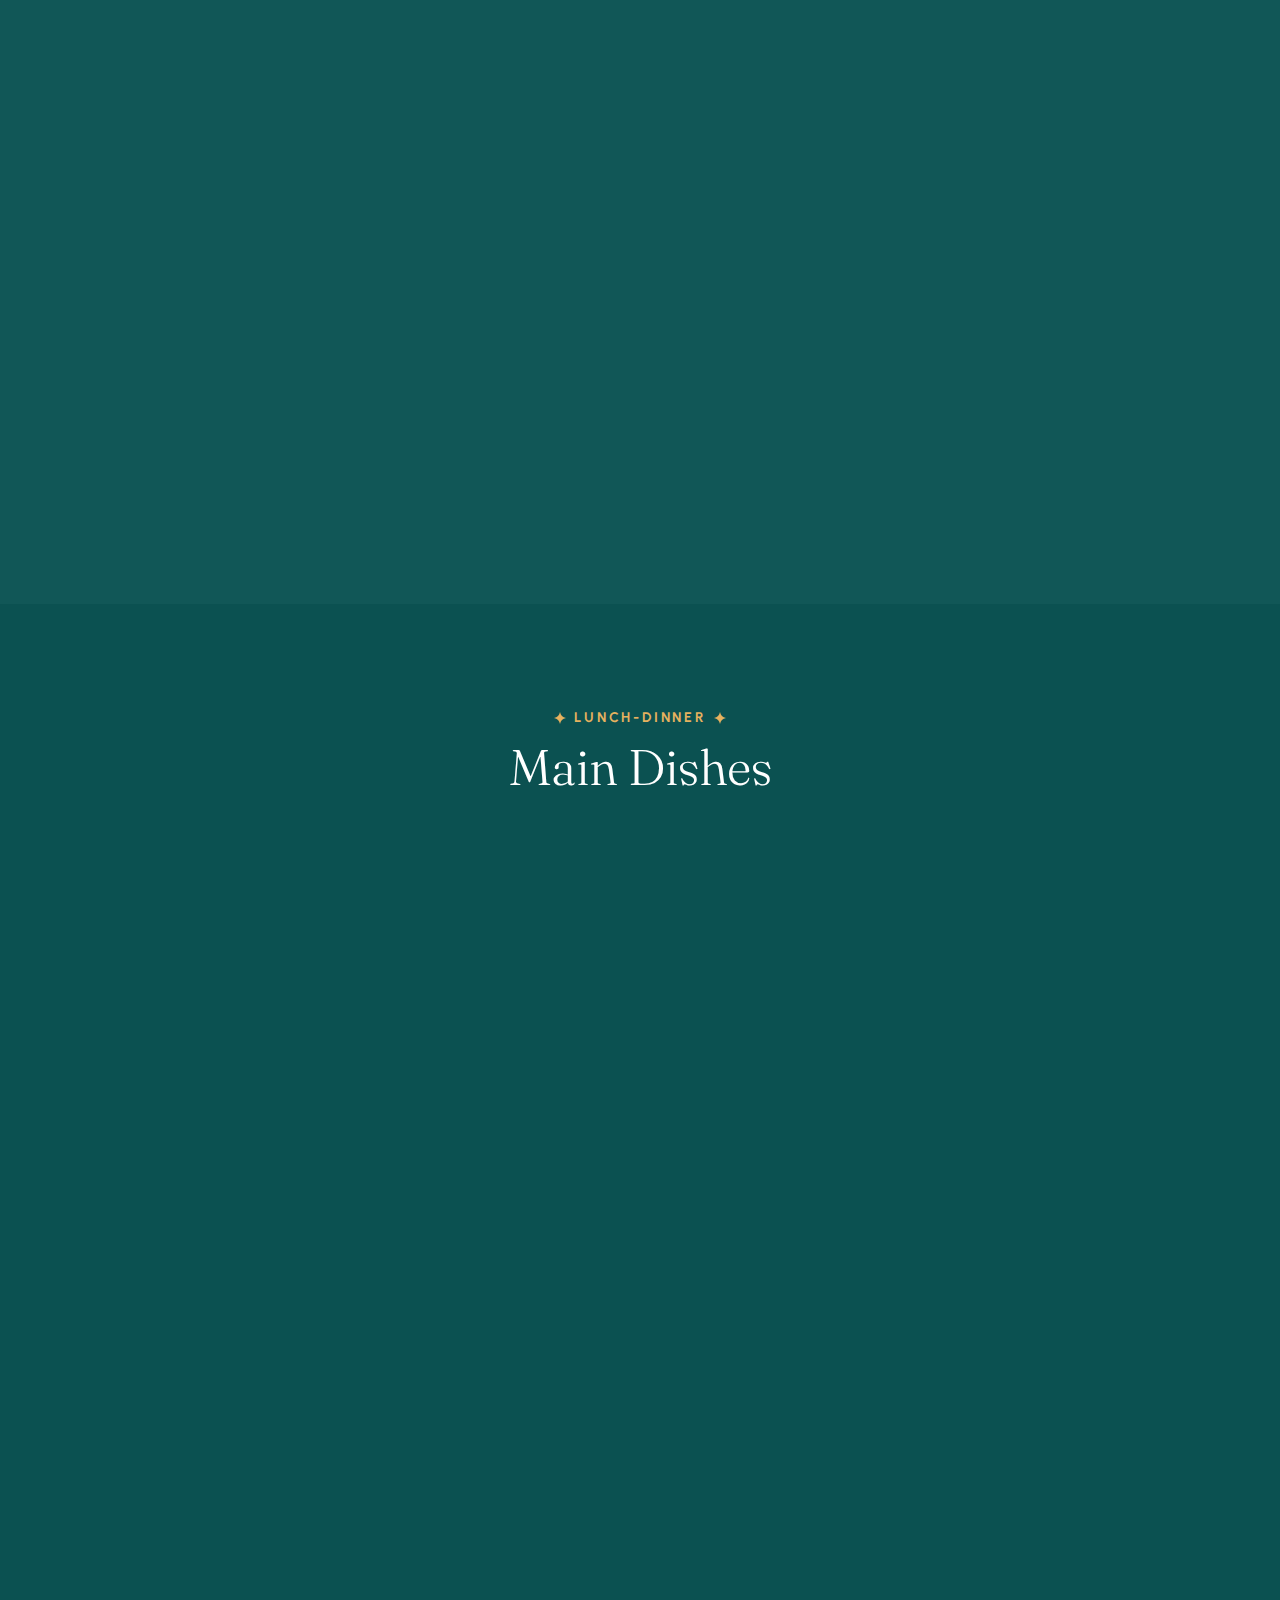
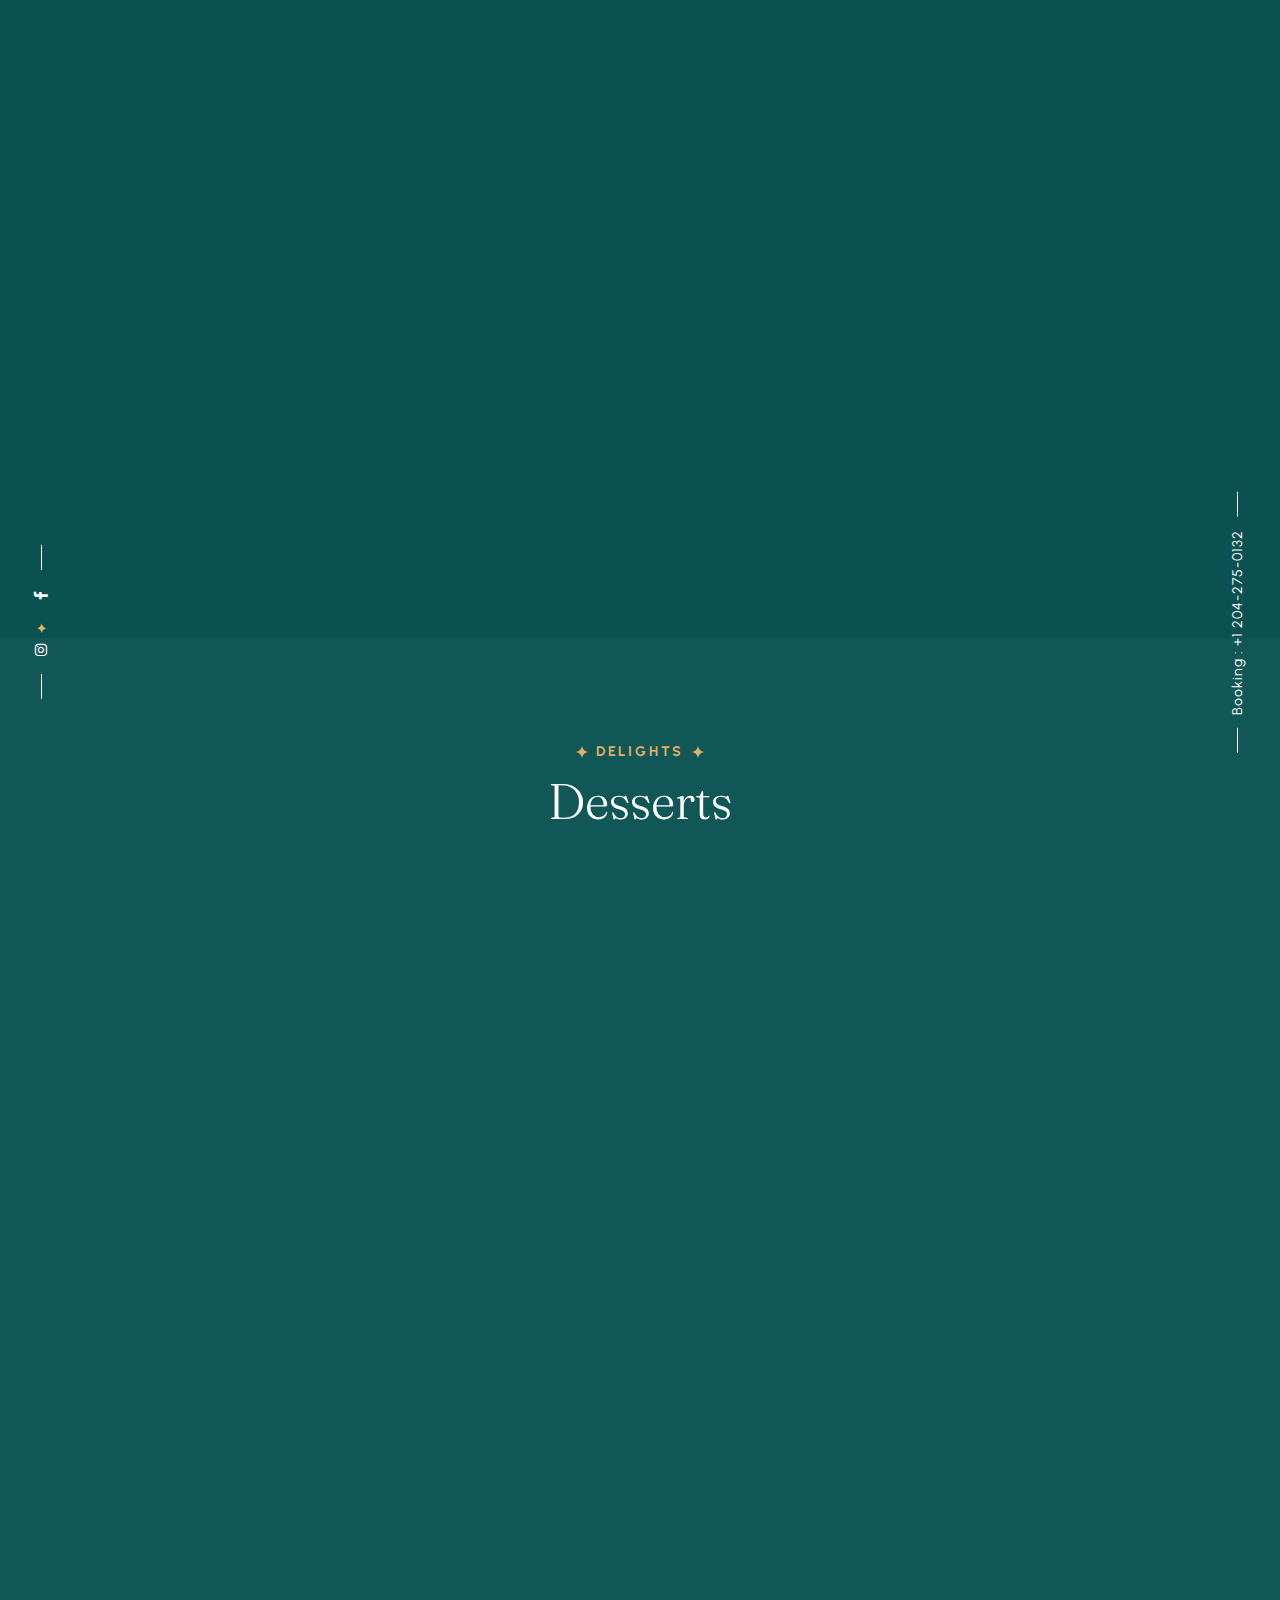
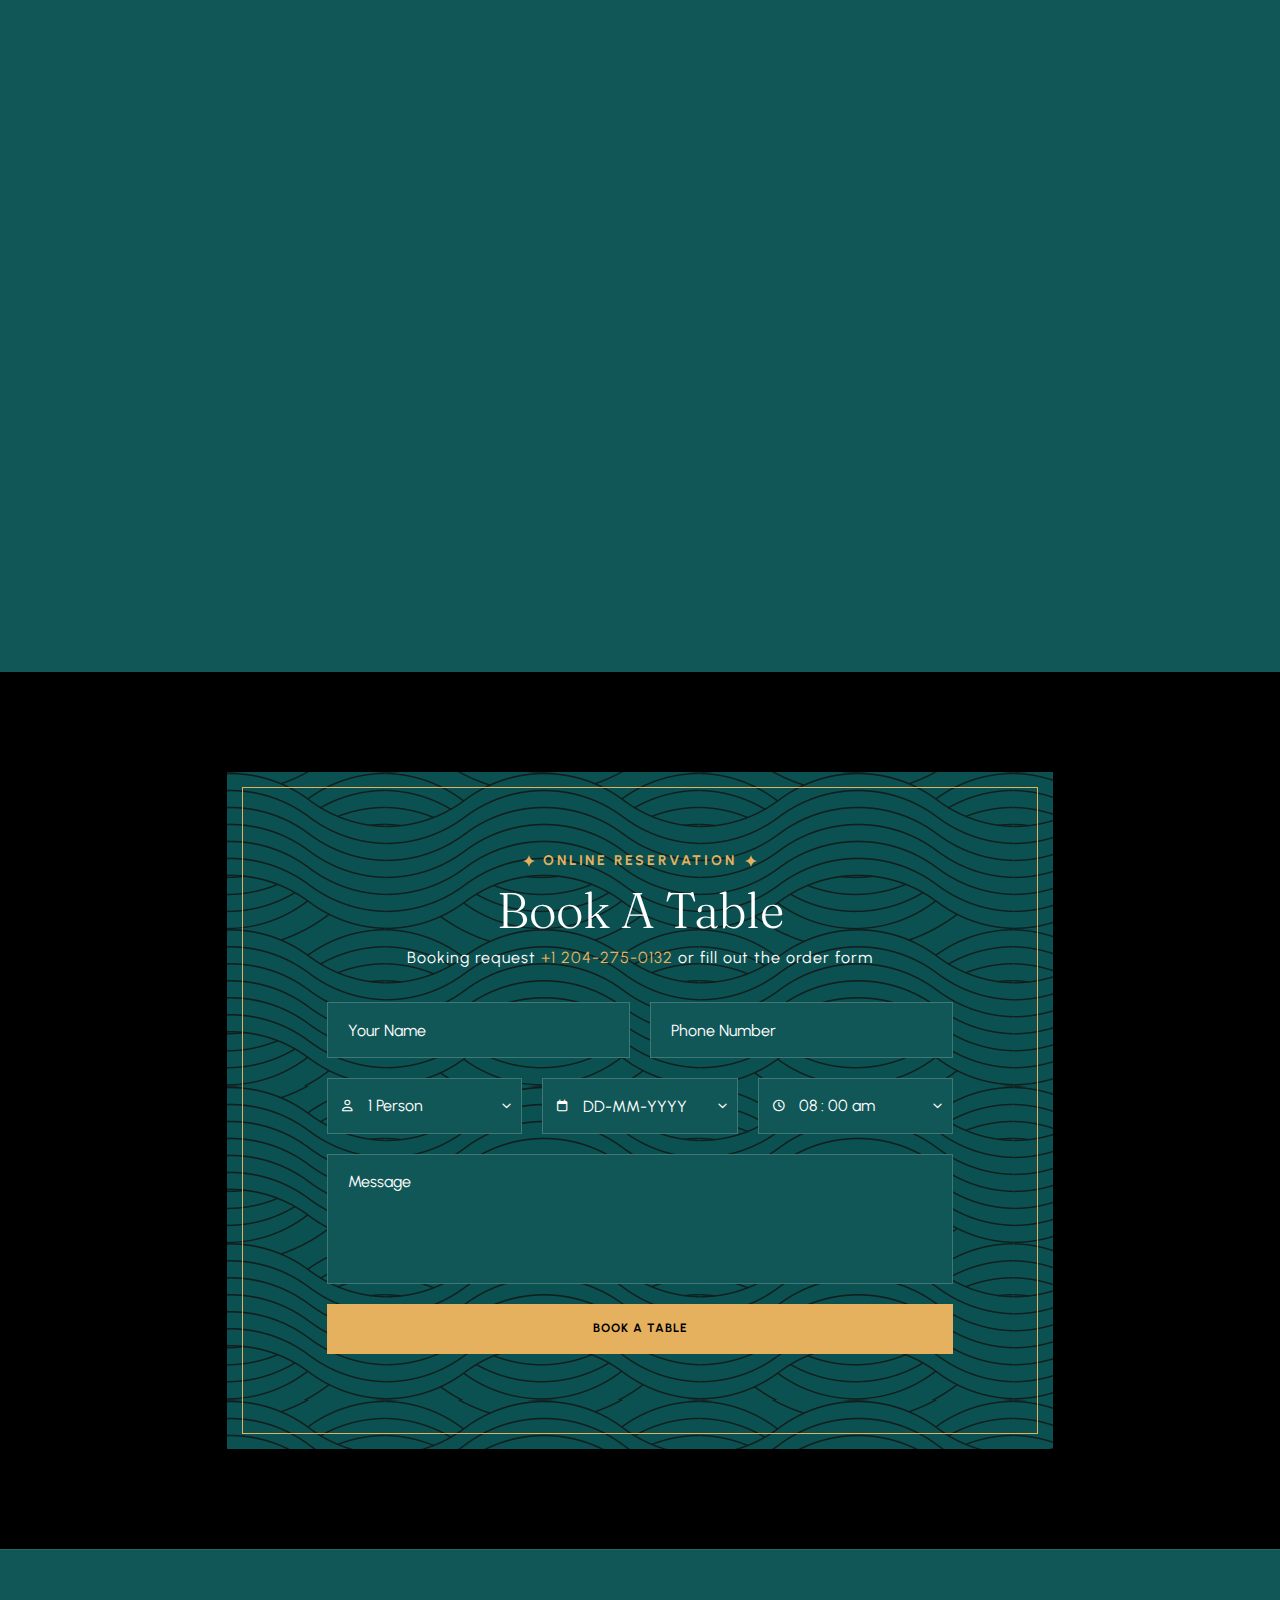
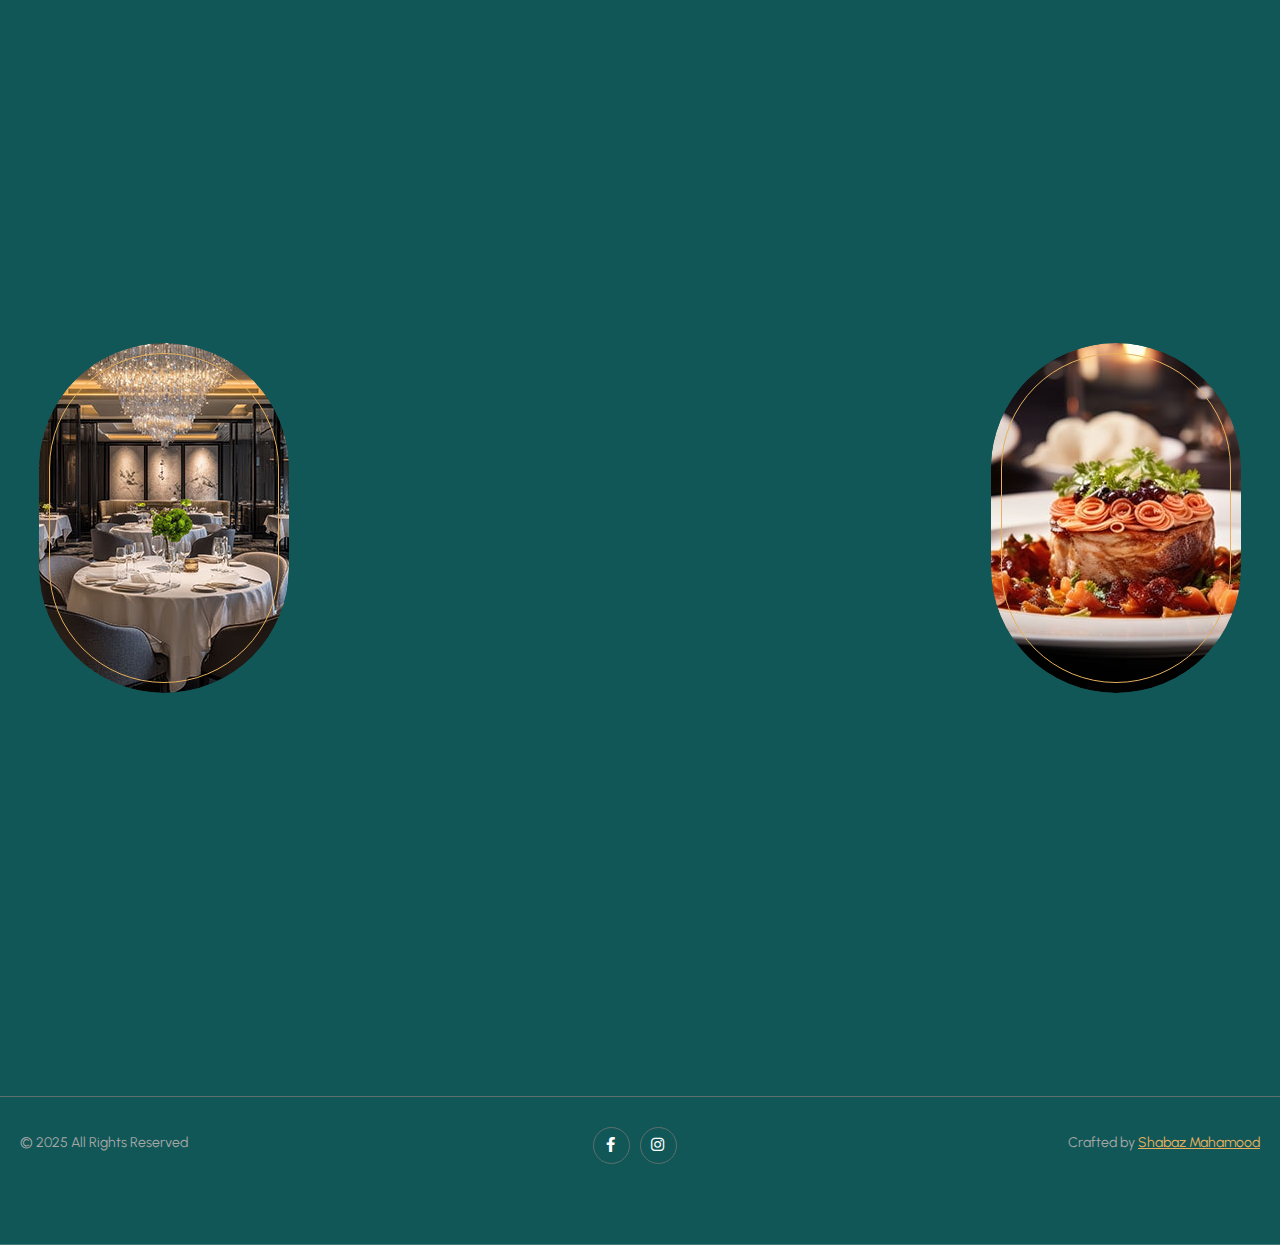
<file: menu-list-2.html>
<!DOCTYPE html>
<html lang="en">

<head>
    <meta charset="utf-8">
    <title>Bengal Bites Bistro</title>
    <!-- Stylesheets -->
    <link href="css/bootstrap.css" rel="stylesheet">
    <link href="css/style.css" rel="stylesheet">
    <link rel="shortcut icon" href="images/favicon.png" type="image/x-icon">
    <link rel="icon" href="images/favicon.png" type="image/x-icon">
    <!-- Responsive -->
    <meta http-equiv="X-UA-Compatible" content="IE=edge">
    <meta name="viewport" content="width=device-width, initial-scale=1.0, maximum-scale=1.0, user-scalable=0">
    <link href="css/responsive.css" rel="stylesheet">

</head>

<body>
    <div class="page-wrapper">

        <!-- Preloader -->
        <div class="loader-wrap">
            <div class="preloader">
                <div class="preloader-close">x</div>
                <div id="handle-preloader" class="handle-preloader">
                    <div class="animation-preloader">
                        <div class="spinner"></div>
                        <div class="txt-loading">
                            <span data-text-preloader="B" class="letters-loading">
                            B
                        </span>
                            <span data-text-preloader="E" class="letters-loading">
                            E
                        </span>
                            <span data-text-preloader="N" class="letters-loading">
                            N
                        </span>
                            <span data-text-preloader="G" class="letters-loading">
                            G
                        </span>
                            <span data-text-preloader="A" class="letters-loading">
                            A
                        </span>
                            <span data-text-preloader="L" class="letters-loading">
                            L
                        </span>
                            <span data-text-preloader="B" class="letters-loading">
                            B
                        </span>
                            <span data-text-preloader="I" class="letters-loading">
                            I
                        </span>
                         <span data-text-preloader="T" class="letters-loading">
                            T
                        </span>
                            <span data-text-preloader="E" class="letters-loading">
                            E
                        </span>
                            <span data-text-preloader="S" class="letters-loading">
                            S
                        </span>
                            <span data-text-preloader="B" class="letters-loading">
                            B
                        </span>
                            <span data-text-preloader="I" class="letters-loading">
                            I
                        </span>
                            <span data-text-preloader="S" class="letters-loading">
                            S
                        </span>
                            <span data-text-preloader="T" class="letters-loading">
                            T
                        </span>
                            <span data-text-preloader="R" class="letters-loading">
                            R
                        </span>
                         <span data-text-preloader="O" class="letters-loading">
                             O
                        </span>
                        </div>
                    </div>
                </div>
            </div>
        </div>
        <!-- Preloader End -->

        <!-- Main Header-->
        <header class="main-header header-down">
            <div class="header-top">
                <div class="auto-container">
                    <div class="inner clearfix">
                        <div class="top-left clearfix">
                            <ul class="top-info clearfix">
                                <li><i class="icon far fa-map-marker-alt"></i> Unit-H, 230 Dalhousie Dr, Winnipeg, MB, Canada, Manitoba</li>
                                <li><i class="icon far fa-clock"></i> Daily : 8.00 am to 10.00 pm</li>
                            </ul>
                        </div>
                        <div class="top-right clearfix">
                            <ul class="top-info clearfix">
                                <li><a href="tel:+11234567890"><i class="icon far fa-phone"></i> +1 123 456 7890</a></li>
                                <li><a href="mailto:booking@restaurant.com"><i class="icon far fa-envelope"></i> booking@restaurant.com</a></li>
                            </ul>
                        </div>
                    </div>
                </div>
            </div>
            <!-- Header Upper -->
            <div class="header-upper">
                <div class="auto-container">
                    <!-- Main Box -->
                    <div class="main-box clearfix">
                        <!--Logo-->
                        <div class="logo-box">
                            <div class="logo"><a href="index.html" title=""><img src="./images/resturant-removebg-preview.png" alt="image" title="- Restaurants HTML Template "></a></div>
                        </div>

                        <div class="nav-box clearfix">
                            <!--Nav Outer-->
                            <div class="nav-outer clearfix">
                                <nav class="main-menu">
                                    <ul class="navigation clearfix">
                                        <li class=><a href="index.html">Home</a>
                                            <ul>

                                               
                                            </ul>
                                        </li>

                                        <li class="dropdown has-mega-menu"><a href="menu-list.html">Menus</a>
                                            <ul>
                                                <li>
                                                    <div class="mega-menu">
                                                        <div class="menu-inner">
                                                            <div class="auto-container">
                                                                <div class="row clearfix">
                                                                    <div class="menu-block col-lg-3 col-md-6 col-sm-6">
                                                                        <div class="image"><a href="menu-list-1.html"><img src="images/resource/menu-1-thumb.jpg" alt="image"></a></div>
                                                                        <div class="title"><a href="menu-list-1.html">Menu list 1</a></div>
                                                                    </div>
                                                                    <div class="menu-block col-lg-3 col-md-6 col-sm-6">
                                                                        <div class="image"><a href="menu-list-2.html"><img src="images/resource/menu-2-thumb.jpg" alt="image"></a></div>
                                                                        <div class="title"><a href="menu-list-2.html">Menu list 2</a></div>
                                                                    </div>
                                                                    <div class="menu-block col-lg-3 col-md-6 col-sm-6">
                                                                        <div class="image"><a href="menu-list-3.html"><img src="images/resource/menu-3-thumb.jpg" alt="image"></a></div>
                                                                        <div class="title"><a href="menu-list-3.html">Menu list 3</a></div>
                                                                    </div>
                                                                    <div class="menu-block col-lg-3 col-md-6 col-sm-6">
                                                                        <div class="image"><a href="menu-list-4.html"><img src="images/resource/menu-4-thumb.jpg" alt="image"></a></div>
                                                                        <div class="title"><a href="menu-list-4.html">Menu list 4</a></div>
                                                                    </div>
                                                                </div>
                                                            </div>
                                                        </div>
                                                    </div>
                                                </li>
                                            </ul>
                                        </li>
                                        <li><a href="about.html">About Us</a></li>
                        
                                        <li><a href="blog-list.html">Blog</a></li>
                                         
                                        <li><a href="contact-us.html">Contact</a></li>

                                            </ul>
                                        </li>

                                    </ul>
                                </nav>
                                <!-- Main Menu End-->
                            </div>
                            <!--Nav Outer End-->

                            <div class="links-box clearfix">
                                <div class="link link-btn">
                                    <a href="book-table.html" class="theme-btn btn-style-one clearfix">
                                    <span class="btn-wrap">
                                        <span class="text-one">book a table</span>
                                        <span class="text-two">book a table</span>
                                    </span>
                                </a>
                                </div>
                                <div class="link info-toggler">
                                    <button class="info-btn">
                                    <span class="hamburger">
                                        <span class="top-bun"></span>
                                        <span class="meat"></span>
                                        <span class="bottom-bun"></span>
                                    </span>
                                </button>
                                </div>
                            </div>

                            <!-- Hidden Nav Toggler -->
                            <div class="nav-toggler">
                                <button class="hidden-bar-opener">
                                <span class="hamburger">
                                    <span class="top-bun"></span>
                                    <span class="meat"></span>
                                    <span class="bottom-bun"></span>
                                </span>
                            </button>
                            </div>

                        </div>

                    </div>
                </div>
            </div>
        </header>
        <!--End Main Header -->

        <!--Menu Backdrop-->
        <div class="menu-backdrop"></div>

        <!-- Hidden Navigation Bar -->
        <section class="hidden-bar">
            <!-- Hidden Bar Wrapper -->
            <div class="inner-box">
                <div class="cross-icon hidden-bar-closer"><span class="far fa-close"></span></div>
                <div class="logo-box"><a href="index.html" title="Restoria - Restaurants HTML Template"><img src="images/resource/sidebar-logo.png" alt="image" title="Restoria - Restaurants HTML Template"></a></div>

                <!-- .Side-menu -->
                <div class="side-menu">
                    <ul class="navigation clearfix">
                        <li ><a href="#">Home</a> </li>
                        <li class="dropdown"><a href="menu-list-1.html">Menus</a>
                            <ul>
                                <li><a href="menu-list-1.html">Menu List 1</a></li>
                                <li><a href="menu-list-2.html">Menu List 2</a></li>
                                <li><a href="menu-list-3.html">Menu List 3</a></li>
                                <li><a href="menu-list-4.html">Menu List 4</a></li>
                            </ul>
                        </li>
                        <li><a href="about.html">About Us</a></li>
                        <li><a href="blog-single-post.html">Blog </a></li>
                        <li><a href="contact-us.html">Contact</a></li>
                    </ul>
                                       
                       
                </div>
                <!-- /.Side-menu -->

            </div>
            <!-- / Hidden Bar Wrapper -->
        </section>
        <!-- / Hidden Bar -->

        <!--Info Back Drop-->
        <div class="info-back-drop"></div>

        <!-- Hidden Bar -->
        <section class="info-bar">
            <div class="inner-box">
                <div class="cross-icon"><span class="far fa-close"></span></div>
                <div class="image-box"><img src="images/resource/sidebar-image.jpg" alt="image" title=""></div>
                <div class="logo-box"><a href="index.html" title="Bengal Bites Bistro"><img src="images/resource/sidebar-logo.png" alt="image" title="Restoria - Restaurants HTML Template"></a></div>

                <h5>Visit Us</h5>
                <ul class="info">
                    <li>Restoria, Arrondissement, <br> Paris 9578</li>
                    <li> <span class="ib-ttl"> Lunch Time </span>- 10.00 am – 3:30 pm </li>
                    <li><span class="ib-ttl"> Dinner Time</span> - 08.00 pm – 10:30 pm</li>
                    <li><a href="mailto:booking@domainame.com">booking@domainame.com</a></li>
                </ul>
                <div class="booking-info">
                    <div class="bk-no"><a href="tel:+1 204-275-0132">Booking: +1 204-275-0132</a></div>
                </div>
            </div>
        </section>
        <!--End Hidden Bar -->

        <section class="banner-section">

          <!-- social link -->
        <div class="banner-social-list">
          <span class="line"></span>

          <ul class="custom-ul">
            <li> <a href="https://www.facebook.com/p/Bengal-Bites-Bistro-61565122286160/"> <i class="fa-brands fa-facebook-f"></i> </a> </li>
            <li><a href="https://www.instagram.com/bengalbitesbistro/?hl=en"> <i class="fa-brands fa-instagram"></i> </a> </li>
          </ul>

          <span class="line"></span>
        </div>

        <!-- social link -->
            <div class="banner-call">
                <span class="line"></span>

                <ul class="call-ul">
                    <li><a href="tel:+1 204-275-0132">Booking : +1 204-275-0132</a></li>
                </ul>

                <span class="line"></span>
            </div>


    <!-- Inner Banner Section -->
    <section class="inner-banner">
        <div class="image-layer" style="background-image: url(images/background/banner-image-2.jpg);"></div>
        <div class="auto-container">
            <div class="inner">
                <h1>Menu Style 2</h1>
                <div class="sub_text"> <p> A taste of perfection in every dish - <span class="primary-color"> fine dining with a modern twist.</span></p> </div>
            </div>
        </div>
    </section>
    <!--End Banner Section -->

    <!--Special Offer Section-->
    <section class="special-offer-two section-kt">
        <div class="auto-container">
            <div class="title-box centered">
                <div class="subtitle"><span>starter</span></div>
                <h2>Appetizers</h2>
            </div>
            <div class="row clearfix">
                <!--Item-->
                <div class="offer-block-three col-xl-4 col-lg-4 col-md-6 col-sm-6 col-xs-12">
                    <div class="inner-box wow fadeInUp" data-wow-duration="1500ms" data-wow-delay="0ms">
                        <div class="image"><a href="menu-list-2.html#"><img src="images/resource/dish1.png" alt="image"></a></div>
                        <h5><a href="menu-list-1.html">Greek Salad</a></h5>
                        <div class="text desc">flavorful, filled with panko bread crumbs, pine nuts, parsley, sun-dried tomatoes.</div>
                        <div class="price">$39.00</div>
                    </div>
                </div>

                <!--Item-->
                <div class="offer-block-three col-xl-4 col-lg-4 col-md-6 col-sm-6 col-xs-12">
                    <div class="inner-box special-box wow fadeInUp" data-wow-duration="1500ms" data-wow-delay="200ms">
                        <div class="image"><a href="menu-list-2.html#"><img src="images/resource/dish1-special.png" alt="image"></a> <span class="special-tag">Popular</span> </div>
                        <h5><a href="menu-list-1.html">Tokusen Wagyu</a></h5>
                        <div class="text desc">Tomatoes, green bell pepper, pine nuts, parsley, sliced cucumber onion, olives.</div>
                        <div class="price">$45.00</div>
                    </div>
                </div>

                <!--Item-->
                <div class="offer-block-three col-xl-4 col-lg-4 col-md-6 col-sm-6 col-xs-12">
                    <div class="inner-box wow fadeInUp" data-wow-duration="1500ms" data-wow-delay="400ms">
                        <div class="image"><a href="menu-list-2.html#"><img src="images/resource/dish2.png" alt="image"></a></div>
                        <h5><a href="menu-list-1.html">Butternut Pumpkin</a></h5>
                        <div class="text desc">Avocados with crab meat, red onion, tomato sauce,crab salad stuffed pepper.</div>
                        <div class="price">$15.00</div>
                    </div>
                </div>

                <!--Item-->
                <div class="offer-block-three col-xl-4 col-lg-4 col-md-6 col-sm-6 col-xs-12">
                    <div class="inner-box wow fadeInUp" data-wow-duration="1500ms" data-wow-delay="600ms">
                        <div class="image"><a href="menu-list-2.html#"><img src="images/resource/dish3.png" alt="image"></a></div>
                        <h5><a href="menu-list-1.html">Opu Fish</a></h5>
                        <div class="text desc">Vegetables, cheeses, ground meats, tomato sauce, red onion, crab.</div>
                        <div class="price">$12.00</div>
                    </div>
                </div>

                <!--Item-->
                <div class="offer-block-three col-xl-4 col-lg-4 col-md-6 col-sm-6 col-xs-12">
                    <div class="inner-box wow fadeInUp" data-wow-duration="1500ms" data-wow-delay="0ms">
                        <div class="image"><a href="menu-list-2.html#"><img src="images/resource/dish4.png" alt="image"></a></div>
                        <h5><a href="menu-list-1.html">Greek Salad</a></h5>
                        <div class="text desc">Avocados with crab meat, red onion, crab salad red bell pepper...</div>
                        <div class="price">$39.00</div>
                    </div>
                </div>

                <!--Item-->
                <div class="offer-block-three col-xl-4 col-lg-4 col-md-6 col-sm-6 col-xs-12">
                    <div class="inner-box wow fadeInUp" data-wow-duration="1500ms" data-wow-delay="200ms">
                        <div class="image"><a href="menu-list-2.html#"><img src="images/resource/dish5.png" alt="image"></a></div>
                        <h5><a href="menu-list-1.html">Tokusen Wagyu</a></h5>
                        <div class="text desc">Tomatoes, green bell pepper, red bell pepper, sliced cucumber onion, olives.</div>
                        <div class="price">$45.00</div>
                    </div>
                </div>

            </div>
        </div>
    </section>

    <!--Special Offer Section-->
    <section class="special-offer-two main-dish section-kt">
        <div class="auto-container">
            <div class="title-box centered">
                <div class="subtitle"><span>lunch-dinner</span></div>
                <h2>Main Dishes</h2>
            </div>
            <div class="row clearfix">
                <!--Item-->
                <div class="offer-block-three col-xl-4 col-lg-4 col-md-6 col-sm-6 col-xs-12">
                    <div class="inner-box wow fadeInUp" data-wow-duration="1500ms" data-wow-delay="0ms">
                        <div class="image"><a href="menu-list-2.html#"><img src="images/resource/maindish1.png" alt="image"></a></div>
                        <h5><a href="menu-list-1.html">Roasted Salmon</a></h5>
                        <div class="text desc">flavorful, filled with panko bread crumbs, pine nuts, parsley, sun-dried tomatoes.</div>
                        <div class="price">$39.00</div>
                    </div>
                </div>

                <!--Item-->
                <div class="offer-block-three col-xl-4 col-lg-4 col-md-6 col-sm-6 col-xs-12">
                    <div class="inner-box special-box wow fadeInUp" data-wow-duration="1500ms" data-wow-delay="200ms">
                        <div class="image"><a href="menu-list-2.html#"><img src="images/resource/maindish1-special.png" alt="image"></a> <span class="special-tag">Popular</span> </div>
                        <h5><a href="menu-list-1.html">Stuffed Mushrooms</a></h5>
                        <div class="text desc">Tomatoes, green bell pepper, pine nuts, parsley, sliced cucumber onion, olives.</div>
                        <div class="price">$45.00</div>
                    </div>
                </div>

                <!--Item-->
                <div class="offer-block-three col-xl-4 col-lg-4 col-md-6 col-sm-6 col-xs-12">
                    <div class="inner-box wow fadeInUp" data-wow-duration="1500ms" data-wow-delay="400ms">
                        <div class="image"><a href="menu-list-2.html#"><img src="images/resource/maindish2.png" alt="image"></a></div>
                        <h5><a href="menu-list-1.html">Steamed Crab Legs</a></h5>
                        <div class="text desc">Avocados with crab meat, red onion, tomato sauce,crab salad stuffed pepper.</div>
                        <div class="price">$15.00</div>
                    </div>
                </div>

                <!--Item-->
                <div class="offer-block-three col-xl-4 col-lg-4 col-md-6 col-sm-6 col-xs-12">
                    <div class="inner-box wow fadeInUp" data-wow-duration="1500ms" data-wow-delay="600ms">
                        <div class="image"><a href="menu-list-2.html#"><img src="images/resource/maindish3.png" alt="image"></a></div>
                        <h5><a href="menu-list-1.html">Roasted Salmon</a></h5>
                        <div class="text desc">Vegetables, cheeses, ground meats, tomato sauce, red onion, crab.</div>
                        <div class="price">$12.00</div>
                    </div>
                </div>

                <!--Item-->
                <div class="offer-block-three col-xl-4 col-lg-4 col-md-6 col-sm-6 col-xs-12">
                    <div class="inner-box wow fadeInUp" data-wow-duration="1500ms" data-wow-delay="0ms">
                        <div class="image"><a href="menu-list-2.html#"><img src="images/resource/maindish4.png" alt="image"></a></div>
                        <h5><a href="menu-list-1.html">Tokusen Wagyu</a></h5>
                        <div class="text desc">Avocados with crab meat, red onion, crab salad red bell pepper...</div>
                        <div class="price">$39.00</div>
                    </div>
                </div>

                <!--Item-->
                <div class="offer-block-three col-xl-4 col-lg-4 col-md-6 col-sm-6 col-xs-12">
                    <div class="inner-box wow fadeInUp" data-wow-duration="1500ms" data-wow-delay="200ms">
                        <div class="image"><a href="menu-list-2.html#"><img src="images/resource/maindish5.png" alt="image"></a></div>
                        <h5><a href="menu-list-1.html">Olivas Rellenas</a></h5>
                        <div class="text desc">Tomatoes, green bell pepper, red bell pepper, sliced cucumber onion, olives.</div>
                        <div class="price">$45.00</div>
                    </div>
                </div>

            </div>
        </div>
    </section>

    <!--Special Offer Section-->
    <section class="special-offer-two section-kt">
        <div class="auto-container">
            <div class="title-box centered">
                <div class="subtitle"><span>Delights</span></div>
                <h2>Desserts</h2>
            </div>
            <div class="row clearfix">
                <!--Item-->
                <div class="offer-block-three col-xl-4 col-lg-4 col-md-6 col-sm-6 col-xs-12">
                    <div class="inner-box wow fadeInUp" data-wow-duration="1500ms" data-wow-delay="0ms">
                        <div class="image"><a href="menu-list-2.html#"><img src="images/resource/dessertdish1.png" alt="image"></a></div>
                        <h5><a href="menu-list-1.html">Roasted Salmon</a></h5>
                        <div class="text desc">flavorful, filled with panko bread crumbs, pine nuts, parsley, sun-dried tomatoes.</div>
                        <div class="price">$39.00</div>
                    </div>
                </div>

                <!--Item-->
                <div class="offer-block-three col-xl-4 col-lg-4 col-md-6 col-sm-6 col-xs-12">
                    <div class="inner-box special-box wow fadeInUp" data-wow-duration="1500ms" data-wow-delay="200ms">
                        <div class="image"><a href="menu-list-2.html#"><img src="images/resource/dessertdish1-special.png" alt="image"></a> <span class="special-tag">Popular</span> </div>
                        <h5><a href="menu-list-1.html">Stuffed Mushrooms</a></h5>
                        <div class="text desc">Tomatoes, green bell pepper, pine nuts, parsley, sliced cucumber onion, olives.</div>
                        <div class="price">$45.00</div>
                    </div>
                </div>

                <!--Item-->
                <div class="offer-block-three col-xl-4 col-lg-4 col-md-6 col-sm-6 col-xs-12">
                    <div class="inner-box wow fadeInUp" data-wow-duration="1500ms" data-wow-delay="400ms">
                        <div class="image"><a href="menu-list-2.html#"><img src="images/resource/dessertdish2.png" alt="image"></a></div>
                        <h5><a href="menu-list-1.html">Steamed Crab Legs</a></h5>
                        <div class="text desc">Avocados with crab meat, red onion, tomato sauce,crab salad stuffed pepper.</div>
                        <div class="price">$15.00</div>
                    </div>
                </div>

                <!--Item-->
                <div class="offer-block-three col-xl-4 col-lg-4 col-md-6 col-sm-6 col-xs-12">
                    <div class="inner-box wow fadeInUp" data-wow-duration="1500ms" data-wow-delay="600ms">
                        <div class="image"><a href="menu-list-2.html#"><img src="images/resource/dessertdish3.png" alt="image"></a></div>
                        <h5><a href="menu-list-1.html">Roasted Salmon</a></h5>
                        <div class="text desc">Vegetables, cheeses, ground meats, tomato sauce, red onion, crab.</div>
                        <div class="price">$12.00</div>
                    </div>
                </div>

                <!--Item-->
                <div class="offer-block-three col-xl-4 col-lg-4 col-md-6 col-sm-6 col-xs-12">
                    <div class="inner-box wow fadeInUp" data-wow-duration="1500ms" data-wow-delay="0ms">
                        <div class="image"><a href="menu-list-2.html#"><img src="images/resource/dessertdish4.png" alt="image"></a></div>
                        <h5><a href="menu-list-1.html">Tokusen Wagyu</a></h5>
                        <div class="text desc">Avocados with crab meat, red onion, crab salad red bell pepper...</div>
                        <div class="price">$39.00</div>
                    </div>
                </div>

                <!--Item-->
                <div class="offer-block-three col-xl-4 col-lg-4 col-md-6 col-sm-6 col-xs-12">
                    <div class="inner-box wow fadeInUp" data-wow-duration="1500ms" data-wow-delay="200ms">
                        <div class="image"><a href="menu-list-2.html#"><img src="images/resource/dessertdish5.png" alt="image"></a></div>
                        <h5><a href="menu-list-1.html">Olivas Rellenas</a></h5>
                        <div class="text desc">Tomatoes, green bell pepper, red bell pepper, sliced cucumber onion, olives.</div>
                        <div class="price">$45.00</div>
                    </div>
                </div>

            </div>
        </div>
    </section>

    <!--Reservation Section-->
    <section class="reserve-section style-two section-kt">
        <div class="image-layer" style="background-image: url(images/background/image-10.jpg);"></div>
        <div class="auto-container">
            <div class="outer-box">
                <div class="row clearfix">

                    <div class="reserv-col col-lg-8 col-md-12 col-sm-12 mx-auto">
                        <div class="inner">
                            <div class="title-box centered">
                                <div class="subtitle"><span>Online reservation</span></div>
                                <h2>Book A Table</h2>
                                <div class="request-info">Booking request <a href="menu-list-2.html#">+1 204-275-0132</a> or fill out the order form</div>
                            </div>
                            <div class="default-form reservation-form">
                                <form method="post" action="index.html">
                                    <div class="row clearfix">
                                        <div class="form-group col-lg-6 col-md-6 col-sm-12">
                                            <div class="field-inner">
                                                <input type="text" name="fieldname" value="" placeholder="Your Name" required>
                                            </div>
                                        </div>
                                        <div class="form-group col-lg-6 col-md-6 col-sm-12">
                                            <div class="field-inner">
                                                <input type="text" name="fieldname" value="" placeholder="Phone Number" required>
                                            </div>
                                        </div>
                                        <div class="form-group col-lg-4 col-md-6 col-sm-12">
                                            <div class="field-inner">
                                                <span class="alt-icon far fa-user"></span>
                                                <select class="l-icon">
                                                    <option>1 Person</option>
                                                    <option>2 Person</option>
                                                    <option>3 Person</option>
                                                    <option>4 Person</option>
                                                    <option>5 Person</option>
                                                    <option>6 Person</option>
                                                    <option>7 Person</option>
                                                </select>
                                                <span class="arrow-icon far fa-angle-down"></span>
                                            </div>
                                        </div>
                                        <div class="form-group col-lg-4 col-md-6 col-sm-12">
                                            <div class="field-inner">
                                                <span class="alt-icon far fa-calendar"></span>
                                                <input class="l-icon datepicker" type="text" name="fieldname" value="" placeholder="DD-MM-YYYY" required readonly>
                                                <span class="arrow-icon far fa-angle-down"></span>
                                            </div>
                                        </div>
                                        <div class="form-group col-lg-4 col-md-12 col-sm-12">
                                            <div class="field-inner">
                                                <span class="alt-icon far fa-clock"></span>
                                                <select class="l-icon">
                                                    <option>08 : 00 am</option>
                                                    <option>09 : 00 am</option>
                                                    <option>10 : 00 am</option>
                                                    <option>11 : 00 am</option>
                                                    <option>12 : 00 pm</option>
                                                    <option>01 : 00 pm</option>
                                                    <option>02 : 00 pm</option>
                                                    <option>03 : 00 pm</option>
                                                    <option>04 : 00 pm</option>
                                                    <option>05 : 00 pm</option>
                                                    <option>06 : 00 pm</option>
                                                    <option>07 : 00 pm</option>
                                                    <option>08 : 00 pm</option>
                                                    <option>09 : 00 pm</option>
                                                    <option>10 : 00 pm</option>
                                                </select>
                                                <span class="arrow-icon far fa-angle-down"></span>
                                            </div>
                                        </div>
                                        <div class="form-group col-lg-12 col-md-12 col-sm-12">
                                            <div class="field-inner">
                                                <textarea name="fieldname" placeholder="Message" required></textarea>
                                            </div>
                                        </div>
                                        <div class="form-group col-lg-12 col-md-12 col-sm-12">
                                            <div class="field-inner">
                                                <button type="submit" class="theme-btn btn-style-one clearfix">
                                                    <span class="btn-wrap">
                                                        <span class="text-one">book a table</span>
                                                        <span class="text-two">book a table</span>
                                                    </span>
                                                </button>
                                            </div>
                                        </div>
                                    </div>
                                </form>
                            </div>
                        </div>
                    </div>
                </div>

            </div>
        </div>
    </section>

     <!--Main Footer-->
        <footer class="main-footer">
            <div class="upper-section section-kt">
                <div class="auto-container">
                    <div class="row clearfix">
                        <!--Footer Col-->
                        <div class="footer-col info-col col-lg-6 col-md-12 col-sm-12">
                            <div class="inner wow fadeInUp" data-wow-delay="0ms" data-wow-duration="1500ms">
                                <div class="content">
                                    <div class="logo"><a href="index.html" title="Unit-H, 230 Dalhousie Dr, Winnipeg, MB, Canada, Manitoba"><img src="./images/resturant-removebg-preview.png" alt="image" title="Restoria - Restaurants HTML Template"></a></div>
                                    <div class="info">
                                        <h6>visit us </h6>
                                        <ul>
                                            <li>Unit-H, 230 Dalhousie Dr, Winnipeg, MB, Canada, Manitoba</li>
                                            <li>Daily - 11.00 am to 11.00 pm</li>
                                            <li><a href="mailto:bbbistro22@gmail.com">bbbistro22@gmail.com</a></li>
                                            <li><a href="tel:+1 204-275-0132">Booking Request :+1 204-275-0132</a></li>

                                        </ul>
                                    </div>
                                    <div class="separator"><span> </span> </div>
                                    <div class="newsletter">
                                        <h4>Our Newsletter</h4>
                                        <div class="text">Subscribe us & Get 25% Off. Get latest updates.</div>
                                        <div class="newsletter-form">
                                            <form method="post" action="index.html">
                                                <div class="form-group">
                                                    <span class="alt-icon far fa-envelope"></span>
                                                    <input type="email" name="email" value="" placeholder="Your email" required>
                                                    <button type="submit" class="theme-btn btn-style-one clearfix">
                                                    <span class="btn-wrap">
                                                        <span class="text-one">subscribe</span>
                                                        <span class="text-two">subscribe</span>
                                                    </span>
                                                </button>
                                                </div>
                                            </form>
                                        </div>
                                    </div>
                                </div>
                            </div>
                        </div>
                        <!--Footer Col-->
                        <div class="footer-col footer-image-col col-lg-3 col-md-6 col-sm-12">
                            <div class="footer-image">
                                <img src="images/resource/footer-img-1.jpg" alt="image">
                            </div>
                        </div>
                        <!--Footer Col-->
                        <div class="footer-col footer-image-col last col-lg-3 col-md-6 col-sm-12">
                            <div class="footer-image">
                                <img src="images/resource/footer-img-2.jpg" alt="image">
                            </div>
                        </div>
                    </div>
                </div>
            </div>

            <!-- last footer -->
            <div class="bottom_footer">
                <!-- container start -->
                <div class="auto-container">
                    <!-- row start -->
                    <div class="row clearfix">
                        <div class="col-lg-4 col-md-4 col-sm-12">
                            <p>© 2025 All Rights Reserved</p>
                        </div>

                        <div class="col-lg-4 col-md-4 col-sm-12">
                            <ul class="social_media">
                               <ul class="social_media">
                                <li><a href="https://www.facebook.com/p/Bengal-Bites-Bistro-61565122286160/" aria-label="facebook page"><i class="fa-brands fa-facebook-f"></i></a></li>
                                <li><a href="https://www.instagram.com/bengalbitesbistro/?hl=en" aria-label="twitter page"><i class="fa-brands fa-instagram"></i></a></li>
                            </ul>
                        </div>

                        <div class="col-lg-4 col-md-4 col-sm-12">
                            <p class="developer_text">Crafted by <a href="#" target="blank">Shabaz Mahamood</a></p>
                        </div>
                    </div>
                    <!-- row end -->
                </div>
                <!-- container end -->
            </div>
        </footer>

    </div>
    <!--End pagewrapper-->

    <!--Scroll to top-->
    <div class="scroll-to-top scroll-to-target" data-target="html"><span class="icon fa fa-angle-up"></span></div>
    <!--[if lt IE 9]><script src="https://cdnjs.cloudflare.com/ajax/libs/html5shiv/3.7.3/html5shiv.js"></script><![endif]-->

    <script src="js/jquery.js"></script>
    <script src="js/popper.min.js"></script>
    <script src="js/bootstrap.min.js"></script>
    <script src="js/jquery-ui.js"></script>
    <script src="js/jquery.fancybox.js"></script>
    <script src="js/swiper.js"></script>
    <script src="js/owl.js"></script>
    <script src="js/appear.js"></script>
    <script src="js/wow.js"></script>
    <script src="js/parallax.min.js"></script>
    <script src="js/custom-script.js"></script>
</body>
</html>
</file>
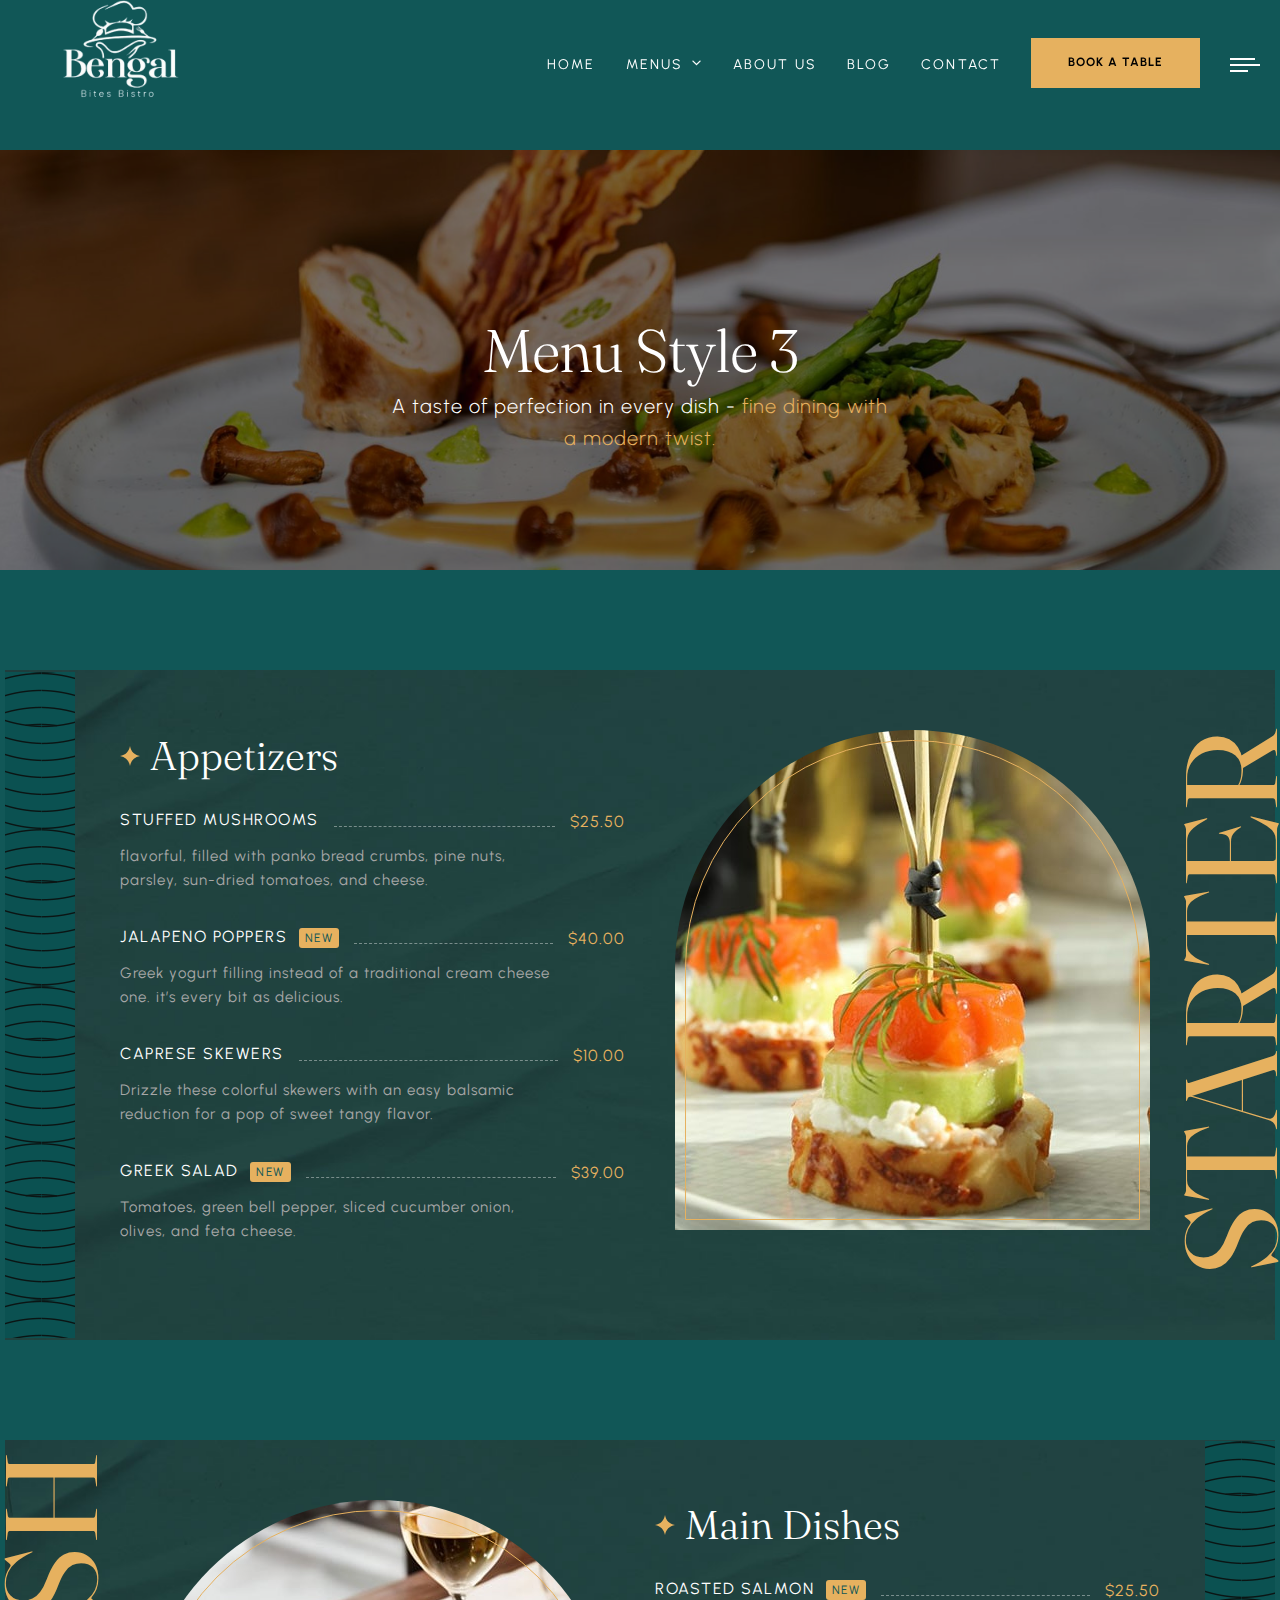
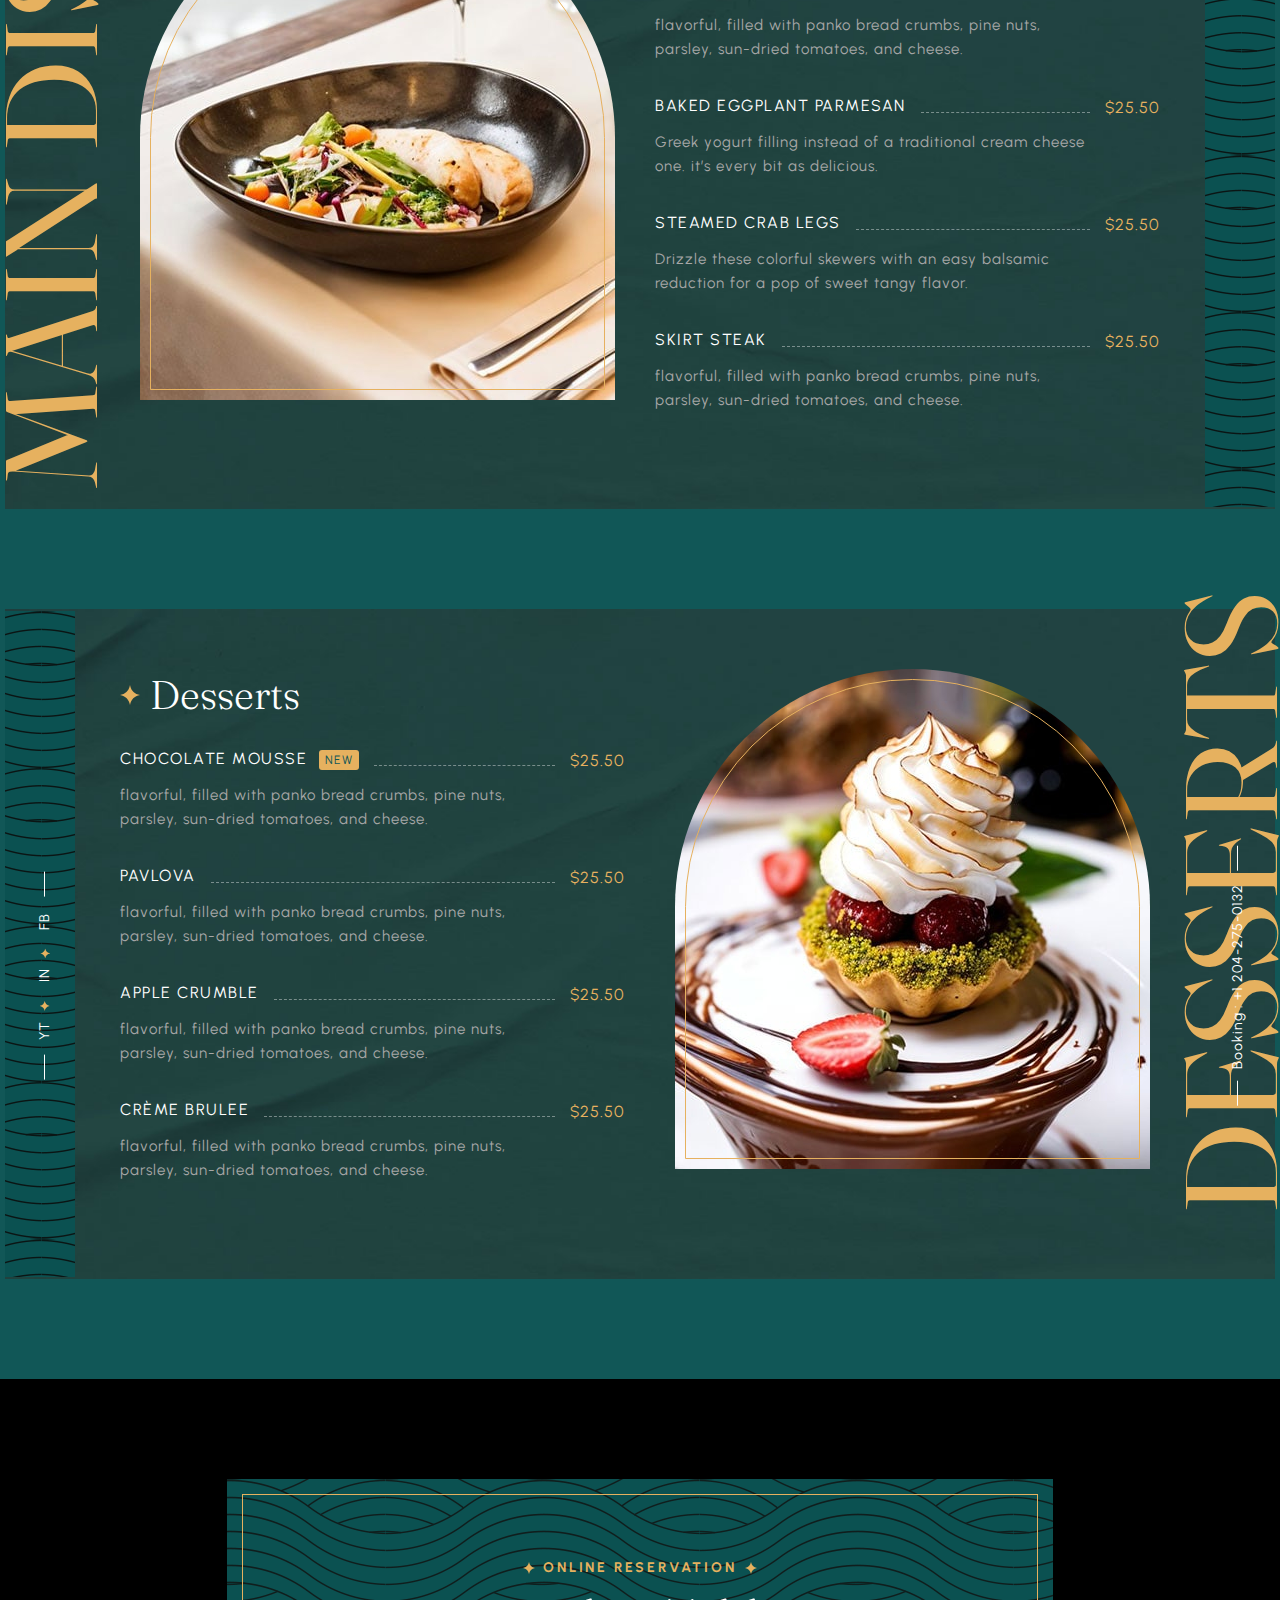
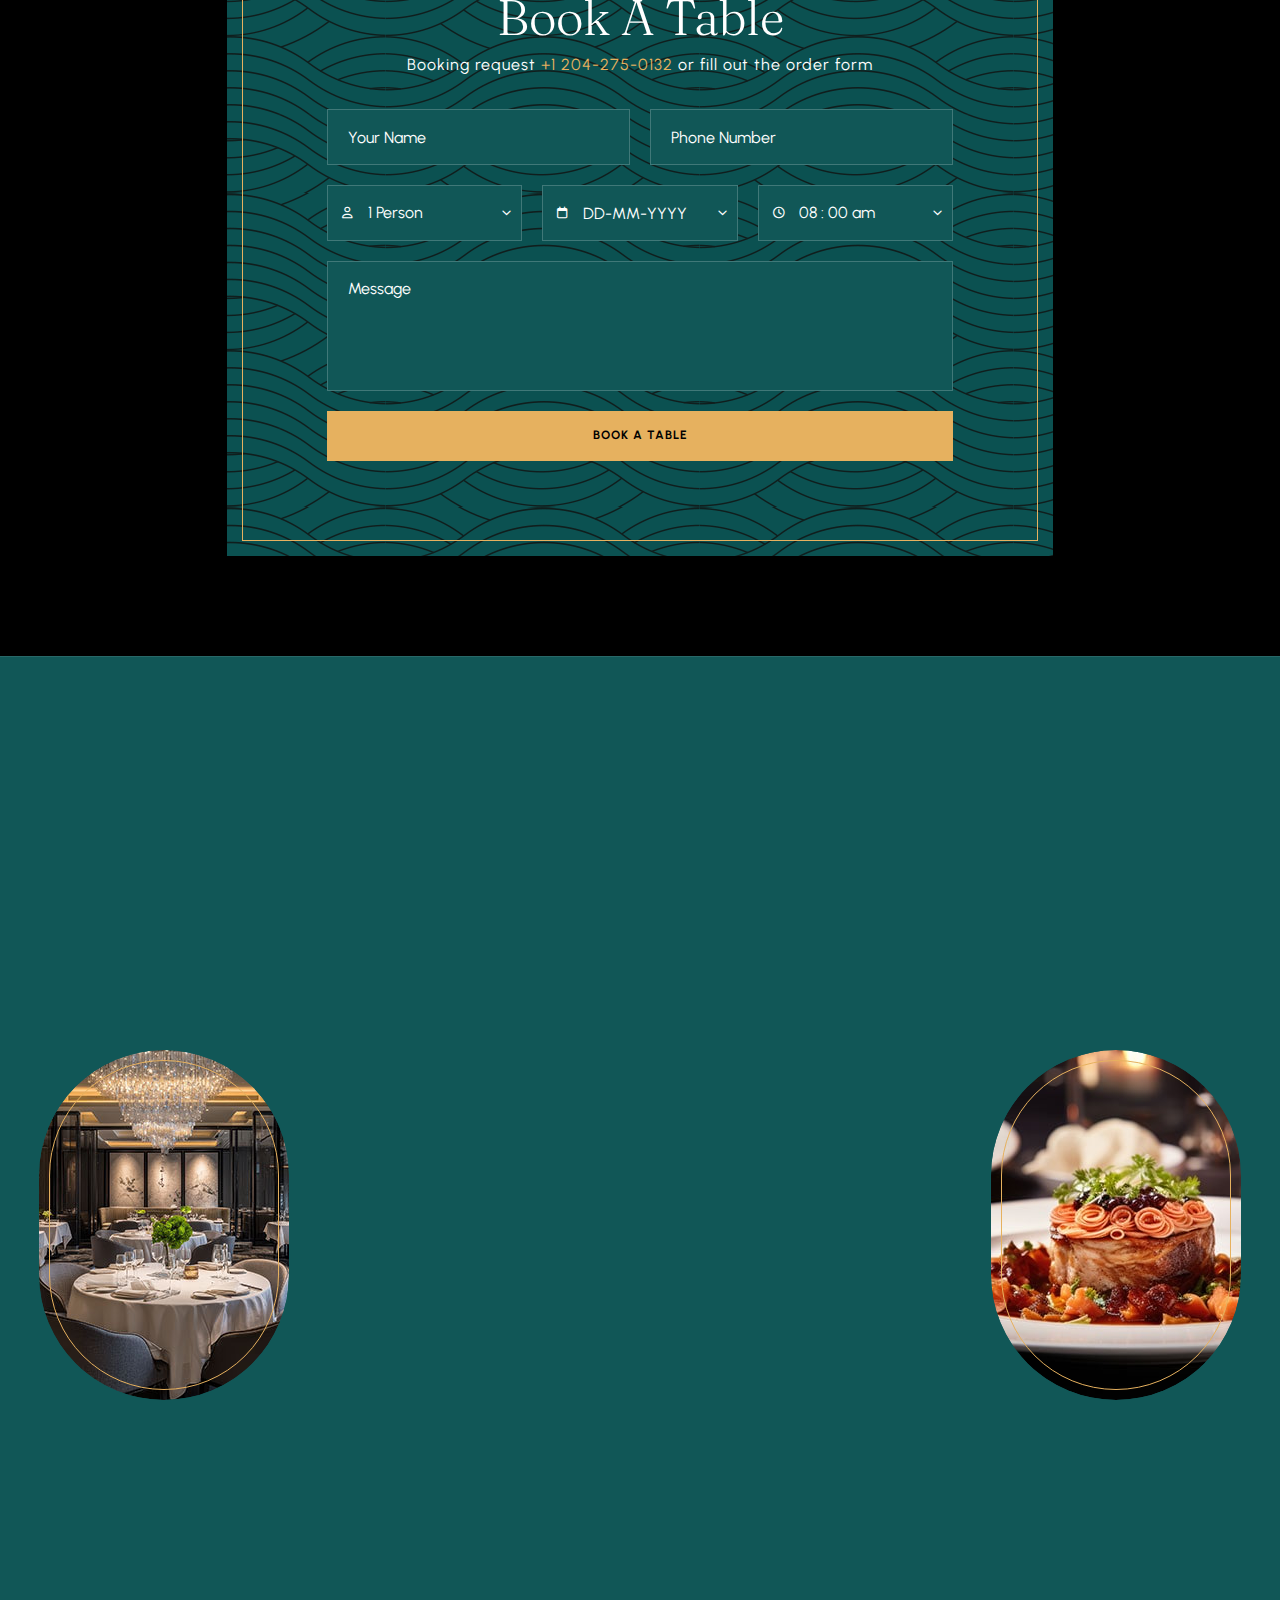
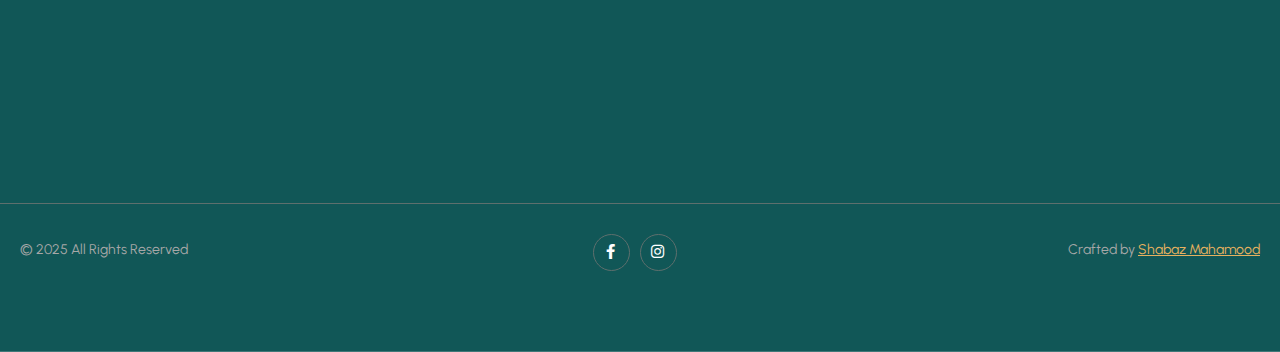
<file: menu-list-3.html>
<!DOCTYPE html>
<html lang="en">

<head>
    <meta charset="utf-8">
    <title>Bengal Bites Bistro</title>
    <!-- Stylesheets -->
    <link href="css/bootstrap.css" rel="stylesheet">
    <link href="css/style.css" rel="stylesheet">
    <link rel="shortcut icon" href="images/favicon.png" type="image/x-icon">
    <link rel="icon" href="images/favicon.png" type="image/x-icon">
    <!-- Responsive -->
    <meta http-equiv="X-UA-Compatible" content="IE=edge">
    <meta name="viewport" content="width=device-width, initial-scale=1.0, maximum-scale=1.0, user-scalable=0">
    <link href="css/responsive.css" rel="stylesheet">

</head>

<body>
    <div class="page-wrapper">

        <!-- Preloader -->
        <div class="loader-wrap">
            <div class="preloader">
                <div class="preloader-close">x</div>
                <div id="handle-preloader" class="handle-preloader">
                    <div class="animation-preloader">
                        <div class="spinner"></div>
                        <div class="txt-loading">
                            <span data-text-preloader="B" class="letters-loading">
                            B
                        </span>
                            <span data-text-preloader="E" class="letters-loading">
                            E
                        </span>
                            <span data-text-preloader="N" class="letters-loading">
                            N
                        </span>
                            <span data-text-preloader="G" class="letters-loading">
                            G
                        </span>
                            <span data-text-preloader="A" class="letters-loading">
                            A
                        </span>
                            <span data-text-preloader="L" class="letters-loading">
                            L
                        </span>
                            <span data-text-preloader="B" class="letters-loading">
                            B
                        </span>
                            <span data-text-preloader="I" class="letters-loading">
                            I
                        </span>
                         <span data-text-preloader="T" class="letters-loading">
                            T
                        </span>
                            <span data-text-preloader="E" class="letters-loading">
                            E
                        </span>
                            <span data-text-preloader="S" class="letters-loading">
                            S
                        </span>
                            <span data-text-preloader="B" class="letters-loading">
                            B
                        </span>
                            <span data-text-preloader="I" class="letters-loading">
                            I
                        </span>
                            <span data-text-preloader="S" class="letters-loading">
                            S
                        </span>
                            <span data-text-preloader="T" class="letters-loading">
                            T
                        </span>
                            <span data-text-preloader="R" class="letters-loading">
                            R
                        </span>
                         <span data-text-preloader="O" class="letters-loading">
                             O
                        </span>
                        </div>
                    </div>
                </div>
            </div>
        </div>
        <!-- Preloader End -->

        <!-- Main Header-->
        <header class="main-header header-down">
            <div class="header-top">
                <div class="auto-container">
                    <div class="inner clearfix">
                        <div class="top-left clearfix">
                            <ul class="top-info clearfix">
                                <li><i class="icon far fa-map-marker-alt"></i> Unit-H, 230 Dalhousie Dr, Winnipeg, MB, Canada, Manitoba</li>
                                <li><i class="icon far fa-clock"></i> Daily : 8.00 am to 10.00 pm</li>
                            </ul>
                        </div>
                        <div class="top-right clearfix">
                            <ul class="top-info clearfix">
                                <li><a href="tel:+11234567890"><i class="icon far fa-phone"></i> +1 123 456 7890</a></li>
                                <li><a href="mailto:booking@restaurant.com"><i class="icon far fa-envelope"></i> booking@restaurant.com</a></li>
                            </ul>
                        </div>
                    </div>
                </div>
            </div>
            <!-- Header Upper -->
            <div class="header-upper">
                <div class="auto-container">
                    <!-- Main Box -->
                    <div class="main-box clearfix">
                        <!--Logo-->
                        <div class="logo-box">
                            <div class="logo"><a href="index.html" title=""><img src="./images/resturant-removebg-preview.png" alt="image" title="- Restaurants HTML Template "></a></div>
                        </div>

                        <div class="nav-box clearfix">
                            <!--Nav Outer-->
                            <div class="nav-outer clearfix">
                                <nav class="main-menu">
                                    <ul class="navigation clearfix">
                                        <li class=><a href="index.html">Home</a>
                                            <ul>

                                               
                                            </ul>
                                        </li>

                                        <li class="dropdown has-mega-menu"><a href="menu-list.html">Menus</a>
                                            <ul>
                                                <li>
                                                    <div class="mega-menu">
                                                        <div class="menu-inner">
                                                            <div class="auto-container">
                                                                <div class="row clearfix">
                                                                    <div class="menu-block col-lg-3 col-md-6 col-sm-6">
                                                                        <div class="image"><a href="menu-list-1.html"><img src="images/resource/menu-1-thumb.jpg" alt="image"></a></div>
                                                                        <div class="title"><a href="menu-list-1.html">Menu list 1</a></div>
                                                                    </div>
                                                                    <div class="menu-block col-lg-3 col-md-6 col-sm-6">
                                                                        <div class="image"><a href="menu-list-2.html"><img src="images/resource/menu-2-thumb.jpg" alt="image"></a></div>
                                                                        <div class="title"><a href="menu-list-2.html">Menu list 2</a></div>
                                                                    </div>
                                                                    <div class="menu-block col-lg-3 col-md-6 col-sm-6">
                                                                        <div class="image"><a href="menu-list-3.html"><img src="images/resource/menu-3-thumb.jpg" alt="image"></a></div>
                                                                        <div class="title"><a href="menu-list-3.html">Menu list 3</a></div>
                                                                    </div>
                                                                    <div class="menu-block col-lg-3 col-md-6 col-sm-6">
                                                                        <div class="image"><a href="menu-list-4.html"><img src="images/resource/menu-4-thumb.jpg" alt="image"></a></div>
                                                                        <div class="title"><a href="menu-list-4.html">Menu list 4</a></div>
                                                                    </div>
                                                                </div>
                                                            </div>
                                                        </div>
                                                    </div>
                                                </li>
                                            </ul>
                                        </li>
                                        <li><a href="about.html">About Us</a></li>
                                        <li><a href="blog-list.html">Blog</a></li>
                                        <li><a href="contact-us.html">Contact</a></li>

                                            </ul>
                                        </li>

                                    </ul>
                                </nav>
                                <!-- Main Menu End-->
                            </div>
                            <!--Nav Outer End-->

                            <div class="links-box clearfix">
                                <div class="link link-btn">
                                    <a href="book-table.html" class="theme-btn btn-style-one clearfix">
                                    <span class="btn-wrap">
                                        <span class="text-one">book a table</span>
                                        <span class="text-two">book a table</span>
                                    </span>
                                </a>
                                </div>
                                <div class="link info-toggler">
                                    <button class="info-btn">
                                    <span class="hamburger">
                                        <span class="top-bun"></span>
                                        <span class="meat"></span>
                                        <span class="bottom-bun"></span>
                                    </span>
                                </button>
                                </div>
                            </div>

                            <!-- Hidden Nav Toggler -->
                            <div class="nav-toggler">
                                <button class="hidden-bar-opener">
                                <span class="hamburger">
                                    <span class="top-bun"></span>
                                    <span class="meat"></span>
                                    <span class="bottom-bun"></span>
                                </span>
                            </button>
                            </div>

                        </div>

                    </div>
                </div>
            </div>
        </header>
        <!--End Main Header -->

        <!--Menu Backdrop-->
        <div class="menu-backdrop"></div>

        <!-- Hidden Navigation Bar -->
        <section class="hidden-bar">
            <!-- Hidden Bar Wrapper -->
            <div class="inner-box">
                <div class="cross-icon hidden-bar-closer"><span class="far fa-close"></span></div>
                <div class="logo-box"><a href="index.html" title="Restoria - Restaurants HTML Template"><img src="images/resource/sidebar-logo.png" alt="image" title="Restoria - Restaurants HTML Template"></a></div>

                <!-- .Side-menu -->
                <div class="side-menu">
                    <ul class="navigation clearfix">
                        <li class="dropdown"><a href="#">Home</a> </li>
                        <li class="dropdown"><a href="menu-list-1.html">Menus</a>
                            <ul>
                                <li><a href="menu-list-1.html">Menu List 1</a></li>
                                <li><a href="menu-list-2.html">Menu List 2</a></li>
                                <li><a href="menu-list-3.html">Menu List 3</a></li>
                                <li><a href="menu-list-4.html">Menu List 4</a></li>
                            </ul>
                        </li>
                        <li><a href="about.html">About Us</a></li>
                        <li><a href="blog.html">Blog </a></li>
                        <li><a href="contact-us.html">Contact</a></li>
                    </ul>
                                       
                       
                </div>
                <!-- /.Side-menu -->

            </div>
            <!-- / Hidden Bar Wrapper -->
        </section>
        <!-- / Hidden Bar -->

        <!--Info Back Drop-->
        <div class="info-back-drop"></div>

        <!-- Hidden Bar -->
        <section class="info-bar">
            <div class="inner-box">
                <div class="cross-icon"><span class="far fa-close"></span></div>
                <div class="image-box"><img src="images/resource/sidebar-image.jpg" alt="image" title=""></div>
                <div class="logo-box"><a href="index.html" title="Bengal Bites Bistro"><img src="images/resource/sidebar-logo.png" alt="image" title="Restoria - Restaurants HTML Template"></a></div>

                <h5>Visit Us</h5>
                <ul class="info">
                    <li>Restoria, Arrondissement, <br> Paris 9578</li>
                    <li> <span class="ib-ttl"> Lunch Time </span>- 10.00 am – 3:30 pm </li>
                    <li><span class="ib-ttl"> Dinner Time</span> - 08.00 pm – 10:30 pm</li>
                    <li><a href="mailto:booking@domainame.com">booking@domainame.com</a></li>
                </ul>
                <div class="booking-info">
                    <div class="bk-no"><a href="tel:+1 204-275-0132">Booking: +1 204-275-0132</a></div>
                </div>
            </div>
        </section>
        <!--End Hidden Bar -->

        <section class="banner-section">

            <!-- social link -->
            <div class="banner-social-list">
                <span class="line"></span>

                <ul class="custom-ul">
                    <li> <a href="#"> FB </a> </li>
                    <li><a href="#"> IN </a> </li>
                    <li><a href="#"> YT </a> </li>
                </ul>

                <span class="line"></span>
            </div>

            <!-- social link -->
            <div class="banner-call">
                <span class="line"></span>

                <ul class="call-ul">
                    <li><a href="tel:+1 204-275-0132">Booking : +1 204-275-0132</a></li>
                </ul>

                <span class="line"></span>
            </div>


    <!-- Inner Banner Section -->
    <section class="inner-banner">
        <div class="image-layer" style="background-image: url(images/background/banner-image-2.jpg);"></div>
        <div class="auto-container">
            <div class="inner">
                <h1>Menu Style 3</h1>
                <div class="sub_text"> <p> A taste of perfection in every dish - <span class="primary-color"> fine dining with a modern twist.</span></p> </div>
            </div>
        </div>
    </section>
    <!--End Banner Section -->

    <!--Menu Section-->
    <section class="menu-one alternate section-kt">
        <div class="auto-container">

            <div class="row clearfix">

                <div class="image-col col-lg-6 col-md-12 col-sm-12">

                    <div class="inner">
                        <div class="vertical-title"> Starter</div>
                        <div class="image"><img src="images/resource/menus-1.jpg" alt="image"></div>
                    </div>
                </div>
                <div class="menu-col col-lg-6 col-md-12 col-sm-12">
                    <div class="inner">
                        <div class="title-box">
                            <h3>Appetizers</h3>
                        </div>
                        <!--Block-->
                        <div class="dish-block">
                            <div class="inner-box">
                                <div class="title clearfix"><div class="ttl clearfix"><h6><a href="menu-list-3.html#">Stuffed Mushrooms</a></h6></div> <span class="menu-list-line"> </span> <div class="price"><span>$25.50</span></div></div>
                                <div class="text desc"><a href="menu-list-3.html#">flavorful, filled with panko bread crumbs, pine nuts, parsley, sun-dried tomatoes, and cheese.</a></div>
                            </div>
                        </div>
                        <!--Block-->
                        <div class="dish-block">
                            <div class="inner-box">
                                <div class="title clearfix"><div class="ttl clearfix"><h6><a href="menu-list-3.html#">Jalapeno Poppers <span class="s-info">New</span></a></h6></div> <span class="menu-list-line"> </span><div class="price"><span>$40.00</span></div></div>
                                <div class="text desc"><a href="menu-list-3.html#">Greek yogurt filling instead of a traditional cream cheese one. it’s every bit as delicious.</a></div>
                            </div>
                        </div>
                        <!--Block-->
                        <div class="dish-block">
                            <div class="inner-box">
                                <div class="title clearfix"><div class="ttl clearfix"><h6><a href="menu-list-3.html#">Caprese Skewers</a></h6></div> <span class="menu-list-line"> </span> <div class="price"><span>$10.00</span></div></div>
                                <div class="text desc"><a href="menu-list-3.html#">Drizzle these colorful skewers with an easy balsamic reduction for a pop of sweet tangy flavor.</a></div>
                            </div>
                        </div>
                        <!--Block-->
                        <div class="dish-block">
                            <div class="inner-box">
                                <div class="title clearfix"><div class="ttl clearfix"><h6><a href="menu-list-3.html#">Greek Salad <span class="s-info">NEW</span></a></h6></div> <span class="menu-list-line"> </span><div class="price"><span>$39.00</span></div></div>
                                <div class="text desc"><a href="menu-list-3.html#">Tomatoes, green bell pepper, sliced cucumber onion, olives, and feta cheese.</a></div>
                            </div>
                        </div>


                    </div>
                </div>
            </div>
        </div>
    </section>

    <!--Menu Section-->
    <section class="menu-one">
        <div class="auto-container">
            
            <div class="row clearfix">
                <div class="image-col col-lg-6 col-md-12 col-sm-12">
                    <div class="inner">
                        <div class="vertical-title"> Main Dish</div>
                        <div class="image"><img src="images/resource/menus-2.jpg" alt="image"></div>
                    </div>
                </div>
                <div class="menu-col col-lg-6 col-md-12 col-sm-12">
                    <div class="inner">
                        <div class="title-box">
                            <h3>Main Dishes</h3>
                        </div>
                        <!--Block-->
                        <div class="dish-block">
                            <div class="inner-box">
                                <div class="title clearfix"><div class="ttl clearfix"><h6><a href="menu-list-3.html#">Roasted Salmon <span class="s-info">New</span></a></h6></div> <span class="menu-list-line"> </span> <div class="price"><span>$25.50</span></div></div>
                                <div class="text desc"><a href="menu-list-3.html#">flavorful, filled with panko bread crumbs, pine nuts, parsley, sun-dried tomatoes, and cheese.</a></div>
                            </div>
                        </div>
                        <!--Block-->
                        <div class="dish-block">
                            <div class="inner-box">
                                <div class="title clearfix"><div class="ttl clearfix"><h6><a href="menu-list-3.html#">Baked Eggplant Parmesan</a></h6></div> <span class="menu-list-line"> </span> <div class="price"><span>$25.50</span></div></div>
                                <div class="text desc"><a href="menu-list-3.html#">Greek yogurt filling instead of a traditional cream cheese one. it’s every bit as delicious.</a></div>
                            </div>
                        </div>
                        <!--Block-->
                        <div class="dish-block">
                            <div class="inner-box">
                                <div class="title clearfix"><div class="ttl clearfix"><h6><a href="menu-list-3.html#">Steamed Crab Legs</a></h6></div> <span class="menu-list-line"> </span> <div class="price"><span>$25.50</span></div></div>
                                <div class="text desc"><a href="menu-list-3.html#">Drizzle these colorful skewers with an easy balsamic reduction for a pop of sweet tangy flavor.</a></div>
                            </div>
                        </div>
                        <!--Block-->
                        <div class="dish-block">
                            <div class="inner-box">
                                <div class="title clearfix"><div class="ttl clearfix"><h6><a href="menu-list-3.html#">Skirt Steak</a></h6></div> <span class="menu-list-line"> </span> <div class="price"><span>$25.50</span></div></div>
                                <div class="text desc"><a href="menu-list-3.html#">flavorful, filled with panko bread crumbs, pine nuts, parsley, sun-dried tomatoes, and cheese.</a></div>
                            </div>
                        </div>
                    </div>
                </div>
            </div>
        </div>
    </section>

    <!--Menu Section-->
    <section class="menu-one alternate section-kt">
        
        <div class="auto-container">
            <div class="row clearfix">
                <div class="image-col col-lg-6 col-md-12 col-sm-12">
                    <div class="inner">
                        <div class="vertical-title"> Desserts</div>
                        <div class="image"><img src="images/resource/menus-desert.jpg" alt="image"></div>
                    </div>
                </div>
                <div class="menu-col col-lg-6 col-md-12 col-sm-12">
                    <div class="inner">
                        <div class="title-box">
                            <h3>Desserts</h3>
                        </div>
                        <!--Block-->
                        <div class="dish-block">
                            <div class="inner-box">
                                <div class="title clearfix"><div class="ttl clearfix"><h6><a href="menu-list-3.html#">Chocolate mousse <span class="s-info">New</span></a></h6></div> <span class="menu-list-line"> </span> <div class="price"><span>$25.50</span></div></div>
                                <div class="text desc"><a href="menu-list-3.html#">flavorful, filled with panko bread crumbs, pine nuts, parsley, sun-dried tomatoes, and cheese.</a></div>
                            </div>
                        </div>
                        <!--Block-->
                        <div class="dish-block">
                            <div class="inner-box">
                                <div class="title clearfix"><div class="ttl clearfix"><h6><a href="menu-list-3.html#">Pavlova </a></h6></div> <span class="menu-list-line"> </span> <div class="price"><span>$25.50</span></div></div>
                                <div class="text desc"><a href="menu-list-3.html#">flavorful, filled with panko bread crumbs, pine nuts, parsley, sun-dried tomatoes, and cheese.</a></div>
                            </div>
                        </div>
                        <!--Block-->
                        <div class="dish-block">
                            <div class="inner-box">
                                <div class="title clearfix"><div class="ttl clearfix"><h6><a href="menu-list-3.html#">Apple crumble </a></h6></div> <span class="menu-list-line"> </span> <div class="price"><span>$25.50</span></div></div>
                                <div class="text desc"><a href="menu-list-3.html#">flavorful, filled with panko bread crumbs, pine nuts, parsley, sun-dried tomatoes, and cheese.</a></div>
                            </div>
                        </div>
                        <!--Block-->
                        <div class="dish-block">
                            <div class="inner-box">
                                <div class="title clearfix"><div class="ttl clearfix"><h6><a href="menu-list-3.html#">Crème BrUlEe </a></h6></div> <span class="menu-list-line"> </span> <div class="price"><span>$25.50</span></div></div>
                                <div class="text desc"><a href="menu-list-3.html#">flavorful, filled with panko bread crumbs, pine nuts, parsley, sun-dried tomatoes, and cheese.</a></div>
                            </div>
                        </div>

                    </div>
                </div>
            </div>
        </div>
    </section>

    <!--Reservation Section-->
    <section class="reserve-section style-two section-kt">
        <div class="image-layer" style="background-image: url(images/background/image-10.jpg);"></div>
        <div class="auto-container">
            <div class="outer-box">
                <div class="row clearfix">

                    <div class="reserv-col col-lg-8 col-md-12 col-sm-12 mx-auto">
                        <div class="inner">
                            <div class="title-box centered">
                                <div class="subtitle"><span>Online reservation</span></div>
                                <h2>Book A Table</h2>
                                <div class="request-info">Booking request <a href="menu-list-3.html#">+1 204-275-0132</a> or fill out the order form</div>
                            </div>
                            <div class="default-form reservation-form">
                                <form method="post" action="index.html">
                                    <div class="row clearfix">
                                        <div class="form-group col-lg-6 col-md-6 col-sm-12">
                                            <div class="field-inner">
                                                <input type="text" name="fieldname" value="" placeholder="Your Name" required>
                                            </div>
                                        </div>
                                        <div class="form-group col-lg-6 col-md-6 col-sm-12">
                                            <div class="field-inner">
                                                <input type="text" name="fieldname" value="" placeholder="Phone Number" required>
                                            </div>
                                        </div>
                                        <div class="form-group col-lg-4 col-md-6 col-sm-12">
                                            <div class="field-inner">
                                                <span class="alt-icon far fa-user"></span>
                                                <select class="l-icon">
                                                    <option>1 Person</option>
                                                    <option>2 Person</option>
                                                    <option>3 Person</option>
                                                    <option>4 Person</option>
                                                    <option>5 Person</option>
                                                    <option>6 Person</option>
                                                    <option>7 Person</option>
                                                </select>
                                                <span class="arrow-icon far fa-angle-down"></span>
                                            </div>
                                        </div>
                                        <div class="form-group col-lg-4 col-md-6 col-sm-12">
                                            <div class="field-inner">
                                                <span class="alt-icon far fa-calendar"></span>
                                                <input class="l-icon datepicker" type="text" name="fieldname" value="" placeholder="DD-MM-YYYY" required readonly>
                                                <span class="arrow-icon far fa-angle-down"></span>
                                            </div>
                                        </div>
                                        <div class="form-group col-lg-4 col-md-12 col-sm-12">
                                            <div class="field-inner">
                                                <span class="alt-icon far fa-clock"></span>
                                                <select class="l-icon">
                                                    <option>08 : 00 am</option>
                                                    <option>09 : 00 am</option>
                                                    <option>10 : 00 am</option>
                                                    <option>11 : 00 am</option>
                                                    <option>12 : 00 pm</option>
                                                    <option>01 : 00 pm</option>
                                                    <option>02 : 00 pm</option>
                                                    <option>03 : 00 pm</option>
                                                    <option>04 : 00 pm</option>
                                                    <option>05 : 00 pm</option>
                                                    <option>06 : 00 pm</option>
                                                    <option>07 : 00 pm</option>
                                                    <option>08 : 00 pm</option>
                                                    <option>09 : 00 pm</option>
                                                    <option>10 : 00 pm</option>
                                                </select>
                                                <span class="arrow-icon far fa-angle-down"></span>
                                            </div>
                                        </div>
                                        <div class="form-group col-lg-12 col-md-12 col-sm-12">
                                            <div class="field-inner">
                                                <textarea name="fieldname" placeholder="Message" required></textarea>
                                            </div>
                                        </div>
                                        <div class="form-group col-lg-12 col-md-12 col-sm-12">
                                            <div class="field-inner">
                                                <button type="submit" class="theme-btn btn-style-one clearfix">
                                                    <span class="btn-wrap">
                                                        <span class="text-one">book a table</span>
                                                        <span class="text-two">book a table</span>
                                                    </span>
                                                </button>
                                            </div>
                                        </div>
                                    </div>
                                </form>
                            </div>
                        </div>
                    </div>
                </div>

            </div>
        </div>
    </section>

     <!--Main Footer-->
        <footer class="main-footer">
            <div class="upper-section section-kt">
                <div class="auto-container">
                    <div class="row clearfix">
                        <!--Footer Col-->
                        <div class="footer-col info-col col-lg-6 col-md-12 col-sm-12">
                            <div class="inner wow fadeInUp" data-wow-delay="0ms" data-wow-duration="1500ms">
                                <div class="content">
                                    <div class="logo"><a href="index.html" title="Unit-H, 230 Dalhousie Dr, Winnipeg, MB, Canada, Manitoba"><img src="./images/resturant-removebg-preview.png" alt="image" title="Restoria - Restaurants HTML Template"></a></div>
                                    <div class="info">
                                        <h6>visit us </h6>
                                        <ul>
                                            <li>Unit-H, 230 Dalhousie Dr, Winnipeg, MB, Canada, Manitoba</li>
                                            <li>Daily - 11.00 am to 11.00 pm</li>
                                            <li><a href="mailto:bbbistro22@gmail.com">bbbistro22@gmail.com</a></li>
                                            <li><a href="tel:+1 204-275-0132">Booking Request :+1 204-275-0132</a></li>

                                        </ul>
                                    </div>
                                    <div class="separator"><span> </span> </div>
                                    <div class="newsletter">
                                        <h4>Our Newsletter</h4>
                                        <div class="text">Subscribe us & Get 25% Off. Get latest updates.</div>
                                        <div class="newsletter-form">
                                            <form method="post" action="index.html">
                                                <div class="form-group">
                                                    <span class="alt-icon far fa-envelope"></span>
                                                    <input type="email" name="email" value="" placeholder="Your email" required>
                                                    <button type="submit" class="theme-btn btn-style-one clearfix">
                                                    <span class="btn-wrap">
                                                        <span class="text-one">subscribe</span>
                                                        <span class="text-two">subscribe</span>
                                                    </span>
                                                </button>
                                                </div>
                                            </form>
                                        </div>
                                    </div>
                                </div>
                            </div>
                        </div>
                        <!--Footer Col-->
                        <div class="footer-col footer-image-col col-lg-3 col-md-6 col-sm-12">
                            <div class="footer-image">
                                <img src="images/resource/footer-img-1.jpg" alt="image">
                            </div>
                        </div>
                        <!--Footer Col-->
                        <div class="footer-col footer-image-col last col-lg-3 col-md-6 col-sm-12">
                            <div class="footer-image">
                                <img src="images/resource/footer-img-2.jpg" alt="image">
                            </div>
                        </div>
                    </div>
                </div>
            </div>

            <!-- last footer -->
            <div class="bottom_footer">
                <!-- container start -->
                <div class="auto-container">
                    <!-- row start -->
                    <div class="row clearfix">
                        <div class="col-lg-4 col-md-4 col-sm-12">
                            <p>© 2025 All Rights Reserved</p>
                        </div>

                        <div class="col-lg-4 col-md-4 col-sm-12">
                            <ul class="social_media">
                                 <li><a href="https://www.facebook.com/p/Bengal-Bites-Bistro-61565122286160/" aria-label="facebook page"><i class="fa-brands fa-facebook-f"></i></a></li>
                                <li><a href="https://www.instagram.com/bengalbitesbistro/?hl=en" aria-label="twitter page"><i class="fa-brands fa-instagram"></i></a></li>
                               
                            </ul>
                        </div>

                        <div class="col-lg-4 col-md-4 col-sm-12">
                            <p class="developer_text">Crafted by <a href="#" target="blank">Shabaz Mahamood</a></p>
                        </div>
                    </div>
                    <!-- row end -->
                </div>
                <!-- container end -->
            </div>
        </footer>

    </div>
    <!--End pagewrapper-->

    <!--Scroll to top-->
    <div class="scroll-to-top scroll-to-target" data-target="html"><span class="icon fa fa-angle-up"></span></div>
    <!--[if lt IE 9]><script src="https://cdnjs.cloudflare.com/ajax/libs/html5shiv/3.7.3/html5shiv.js"></script><![endif]-->

    <script src="js/jquery.js"></script>
    <script src="js/popper.min.js"></script>
    <script src="js/bootstrap.min.js"></script>
    <script src="js/jquery-ui.js"></script>
    <script src="js/jquery.fancybox.js"></script>
    <script src="js/swiper.js"></script>
    <script src="js/owl.js"></script>
    <script src="js/appear.js"></script>
    <script src="js/wow.js"></script>
    <script src="js/parallax.min.js"></script>
    <script src="js/custom-script.js"></script>
</body>
</html>
</file>
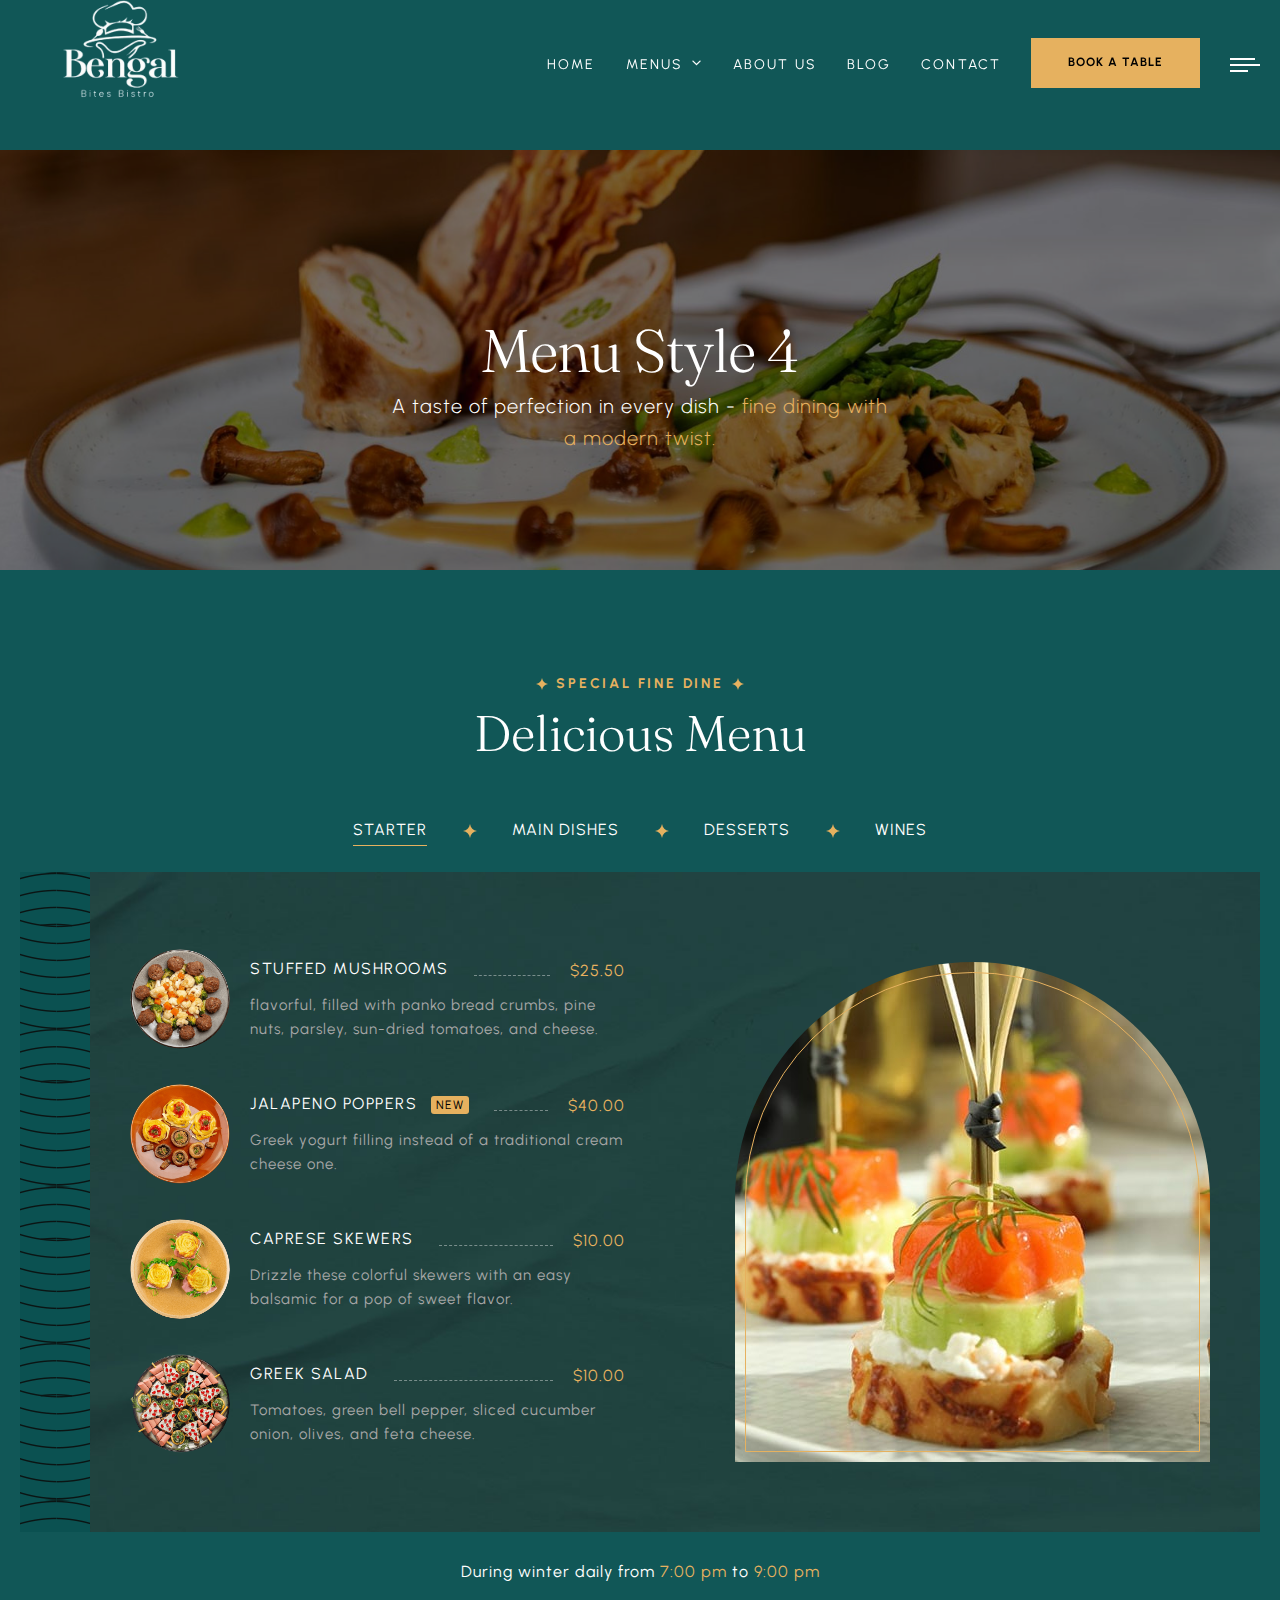
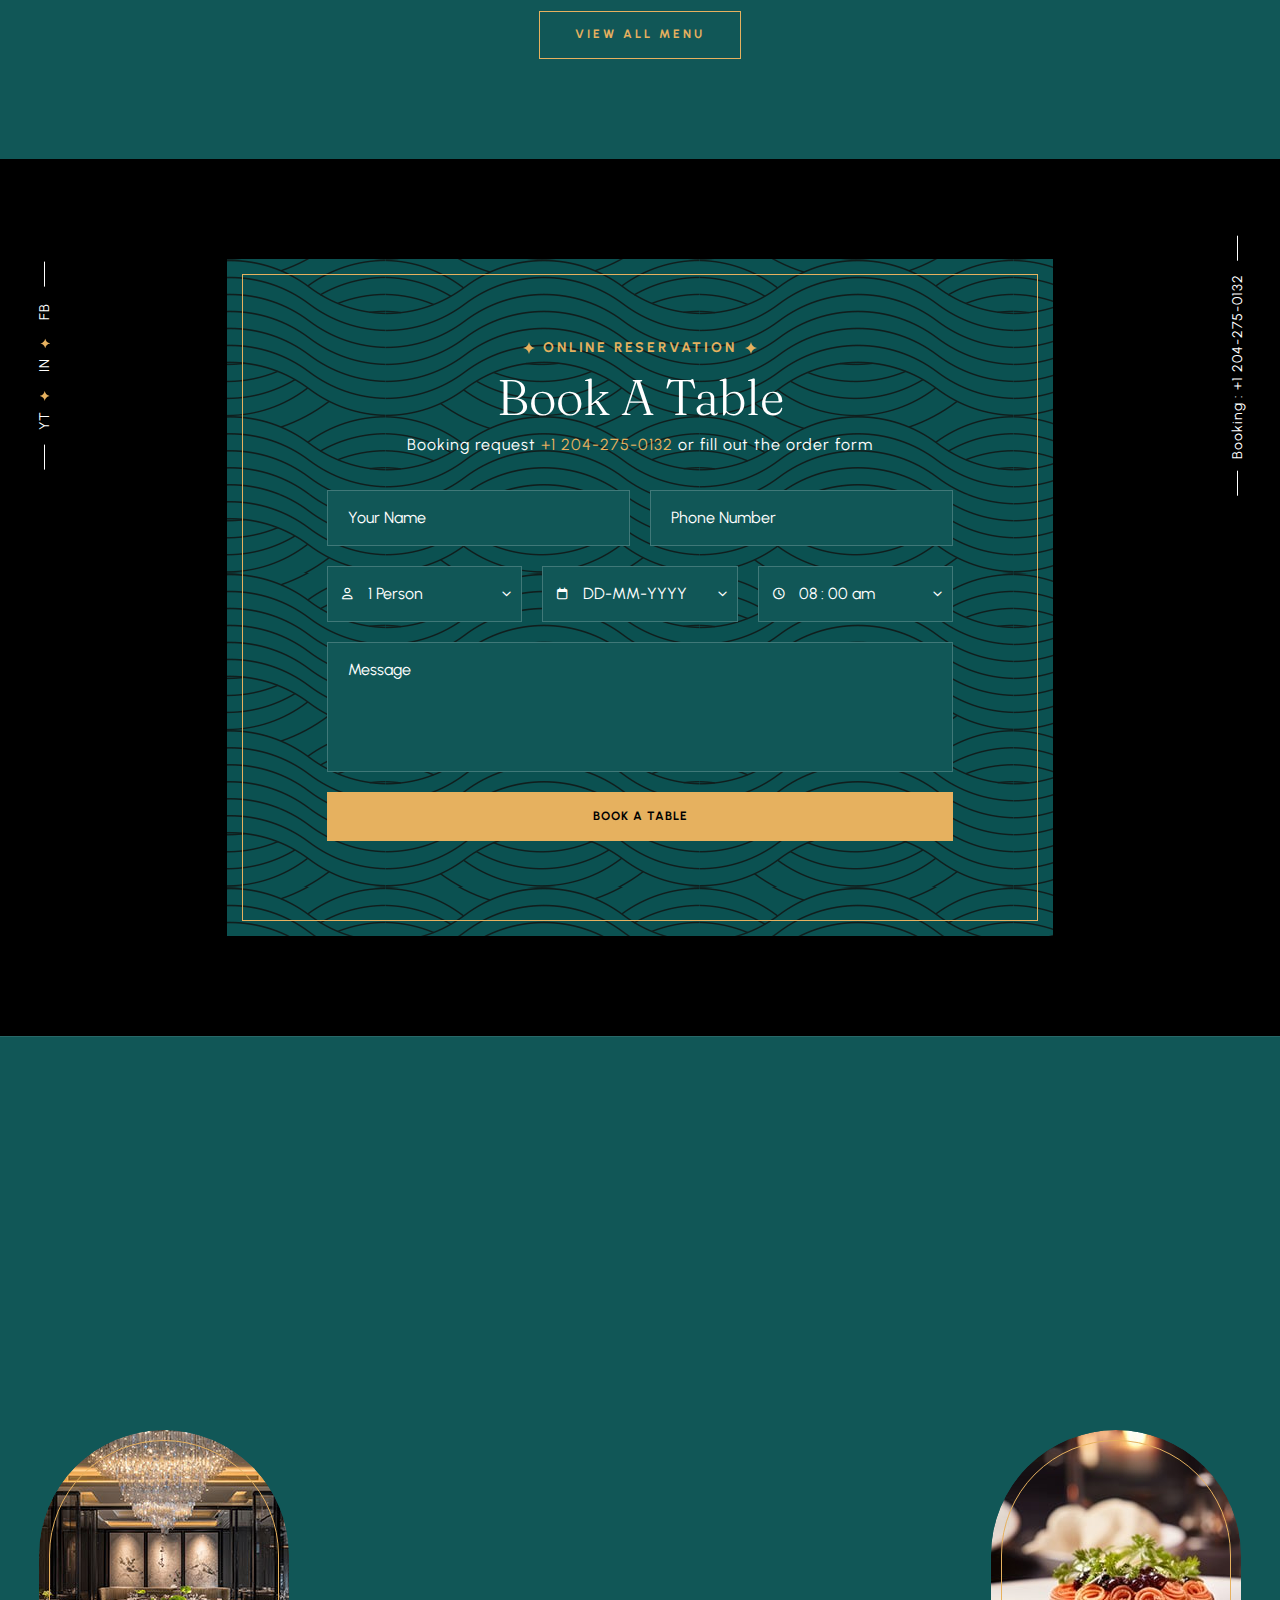
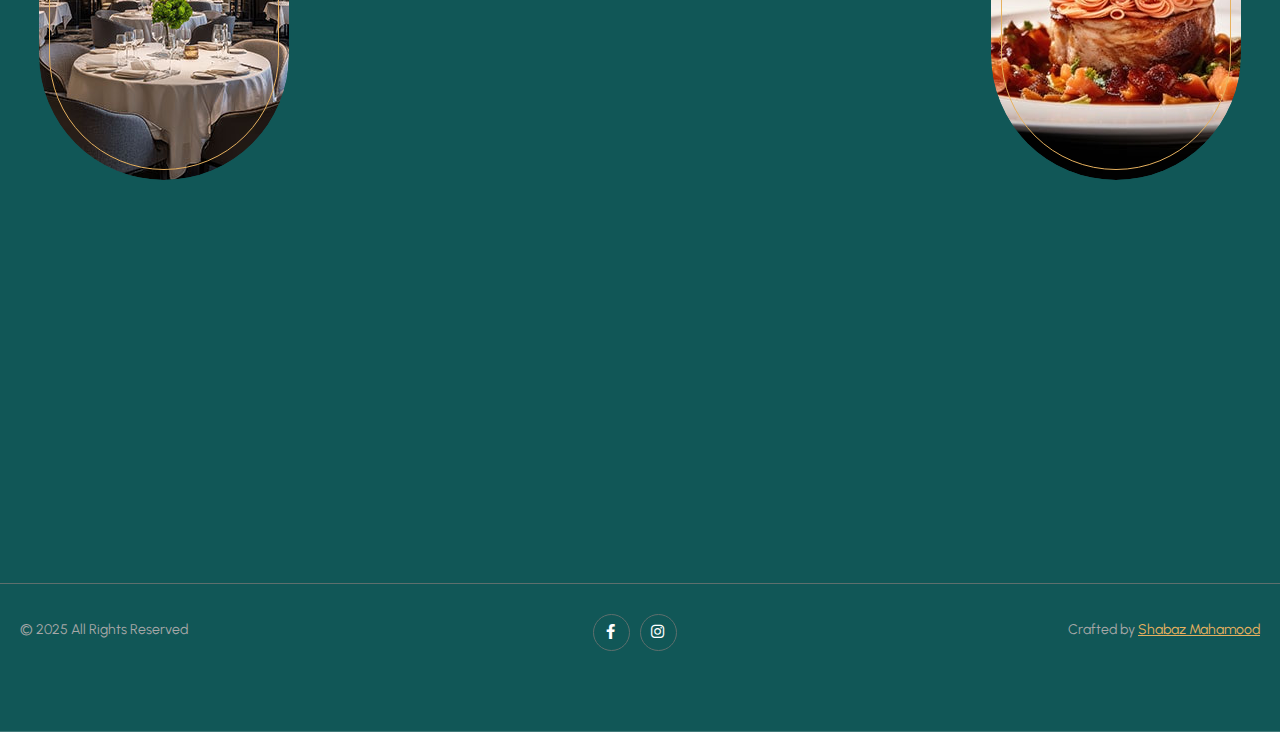
<file: menu-list-4.html>
<!DOCTYPE html>
<html lang="en">

<head>
    <meta charset="utf-8">
    <title>Bengal Bites Bistro</title>
    <!-- Stylesheets -->
    <link href="css/bootstrap.css" rel="stylesheet">
    <link href="css/style.css" rel="stylesheet">
    <link rel="shortcut icon" href="images/favicon.png" type="image/x-icon">
    <link rel="icon" href="images/favicon.png" type="image/x-icon">
    <!-- Responsive -->
    <meta http-equiv="X-UA-Compatible" content="IE=edge">
    <meta name="viewport" content="width=device-width, initial-scale=1.0, maximum-scale=1.0, user-scalable=0">
    <link href="css/responsive.css" rel="stylesheet">

</head>

<body>
    <div class="page-wrapper">

        <!-- Preloader -->
        <div class="loader-wrap">
            <div class="preloader">
                <div class="preloader-close">x</div>
                <div id="handle-preloader" class="handle-preloader">
                    <div class="animation-preloader">
                        <div class="spinner"></div>
                        <div class="txt-loading">
                            <span data-text-preloader="B" class="letters-loading">
                            B
                        </span>
                            <span data-text-preloader="E" class="letters-loading">
                            E
                        </span>
                            <span data-text-preloader="N" class="letters-loading">
                            N
                        </span>
                            <span data-text-preloader="G" class="letters-loading">
                            G
                        </span>
                            <span data-text-preloader="A" class="letters-loading">
                            A
                        </span>
                            <span data-text-preloader="L" class="letters-loading">
                            L
                        </span>
                            <span data-text-preloader="B" class="letters-loading">
                            B
                        </span>
                            <span data-text-preloader="I" class="letters-loading">
                            I
                        </span>
                         <span data-text-preloader="T" class="letters-loading">
                            T
                        </span>
                            <span data-text-preloader="E" class="letters-loading">
                            E
                        </span>
                            <span data-text-preloader="S" class="letters-loading">
                            S
                        </span>
                            <span data-text-preloader="B" class="letters-loading">
                            B
                        </span>
                            <span data-text-preloader="I" class="letters-loading">
                            I
                        </span>
                            <span data-text-preloader="S" class="letters-loading">
                            S
                        </span>
                            <span data-text-preloader="T" class="letters-loading">
                            T
                        </span>
                            <span data-text-preloader="R" class="letters-loading">
                            R
                        </span>
                         <span data-text-preloader="O" class="letters-loading">
                             O
                        </span>
                        </div>
                    </div>
                </div>
            </div>
        </div>
        <!-- Preloader End -->

        <!-- Main Header-->
        <header class="main-header header-down">
            <div class="header-top">
                <div class="auto-container">
                    <div class="inner clearfix">
                        <div class="top-left clearfix">
                            <ul class="top-info clearfix">
                                <li><i class="icon far fa-map-marker-alt"></i> Unit-H, 230 Dalhousie Dr, Winnipeg, MB, Canada, Manitoba</li>
                                <li><i class="icon far fa-clock"></i> Daily : 8.00 am to 10.00 pm</li>
                            </ul>
                        </div>
                        <div class="top-right clearfix">
                            <ul class="top-info clearfix">
                                <li><a href="tel:+11234567890"><i class="icon far fa-phone"></i> +1 123 456 7890</a></li>
                                <li><a href="mailto:booking@restaurant.com"><i class="icon far fa-envelope"></i> booking@restaurant.com</a></li>
                            </ul>
                        </div>
                    </div>
                </div>
            </div>
            <!-- Header Upper -->
            <div class="header-upper">
                <div class="auto-container">
                    <!-- Main Box -->
                    <div class="main-box clearfix">
                        <!--Logo-->
                        <div class="logo-box">
                            <div class="logo"><a href="index.html" title=""><img src="./images/resturant-removebg-preview.png" alt="image" title="- Restaurants HTML Template "></a></div>
                        </div>

                        <div class="nav-box clearfix">
                            <!--Nav Outer-->
                            <div class="nav-outer clearfix">
                                <nav class="main-menu">
                                    <ul class="navigation clearfix">
                                        <li class=><a href="index.html">Home</a>
                                            <ul>

                                               
                                            </ul>
                                        </li>

                                        <li class="dropdown has-mega-menu"><a href="menu-list.html">Menus</a>
                                            <ul>
                                                <li>
                                                    <div class="mega-menu">
                                                        <div class="menu-inner">
                                                            <div class="auto-container">
                                                                <div class="row clearfix">
                                                                    <div class="menu-block col-lg-3 col-md-6 col-sm-6">
                                                                        <div class="image"><a href="menu-list-1.html"><img src="images/resource/menu-1-thumb.jpg" alt="image"></a></div>
                                                                        <div class="title"><a href="menu-list-1.html">Menu list 1</a></div>
                                                                    </div>
                                                                    <div class="menu-block col-lg-3 col-md-6 col-sm-6">
                                                                        <div class="image"><a href="menu-list-2.html"><img src="images/resource/menu-2-thumb.jpg" alt="image"></a></div>
                                                                        <div class="title"><a href="menu-list-2.html">Menu list 2</a></div>
                                                                    </div>
                                                                    <div class="menu-block col-lg-3 col-md-6 col-sm-6">
                                                                        <div class="image"><a href="menu-list-3.html"><img src="images/resource/menu-3-thumb.jpg" alt="image"></a></div>
                                                                        <div class="title"><a href="menu-list-3.html">Menu list 3</a></div>
                                                                    </div>
                                                                    <div class="menu-block col-lg-3 col-md-6 col-sm-6">
                                                                        <div class="image"><a href="menu-list-4.html"><img src="images/resource/menu-4-thumb.jpg" alt="image"></a></div>
                                                                        <div class="title"><a href="menu-list-4.html">Menu list 4</a></div>
                                                                    </div>
                                                                </div>
                                                            </div>
                                                        </div>
                                                    </div>
                                                </li>
                                            </ul>
                                        </li>
                                        <li><a href="about.html">About Us</a></li>
                                        <li><a href="blog-list.html">Blog</a></li>
                                        <li><a href="contact-us.html">Contact</a></li>

                                            </ul>
                                        </li>

                                    </ul>
                                </nav>
                                <!-- Main Menu End-->
                            </div>
                            <!--Nav Outer End-->

                            <div class="links-box clearfix">
                                <div class="link link-btn">
                                    <a href="book-table.html" class="theme-btn btn-style-one clearfix">
                                    <span class="btn-wrap">
                                        <span class="text-one">book a table</span>
                                        <span class="text-two">book a table</span>
                                    </span>
                                </a>
                                </div>
                                <div class="link info-toggler">
                                    <button class="info-btn">
                                    <span class="hamburger">
                                        <span class="top-bun"></span>
                                        <span class="meat"></span>
                                        <span class="bottom-bun"></span>
                                    </span>
                                </button>
                                </div>
                            </div>

                            <!-- Hidden Nav Toggler -->
                            <div class="nav-toggler">
                                <button class="hidden-bar-opener">
                                <span class="hamburger">
                                    <span class="top-bun"></span>
                                    <span class="meat"></span>
                                    <span class="bottom-bun"></span>
                                </span>
                            </button>
                            </div>

                        </div>

                    </div>
                </div>
            </div>
        </header>
        <!--End Main Header -->

        <!--Menu Backdrop-->
        <div class="menu-backdrop"></div>

        <!-- Hidden Navigation Bar -->
        <section class="hidden-bar">
            <!-- Hidden Bar Wrapper -->
            <div class="inner-box">
                <div class="cross-icon hidden-bar-closer"><span class="far fa-close"></span></div>
                <div class="logo-box"><a href="index.html" title="Restoria - Restaurants HTML Template"><img src="images/resource/sidebar-logo.png" alt="image" title="Restoria - Restaurants HTML Template"></a></div>

                <!-- .Side-menu -->
                <div class="side-menu">
                    <ul class="navigation clearfix">
                        <li class="dropdown"><a href="#">Home</a> </li>
                        <li class="dropdown"><a href="menu-list-1.html">Menus</a>
                            <ul>
                                <li><a href="menu-list-1.html">Menu List 1</a></li>
                                <li><a href="menu-list-2.html">Menu List 2</a></li>
                                <li><a href="menu-list-3.html">Menu List 3</a></li>
                                <li><a href="menu-list-4.html">Menu List 4</a></li>
                            </ul>
                        </li>
                        <li><a href="about.html">About Us</a></li>
                        <li><a href="blog.html">Blog </a></li>
                        <li><a href="contact-us.html">Contact</a></li>
                    </ul>
                                       
                       
                </div>
                <!-- /.Side-menu -->

            </div>
            <!-- / Hidden Bar Wrapper -->
        </section>
        <!-- / Hidden Bar -->

        <!--Info Back Drop-->
        <div class="info-back-drop"></div>

        <!-- Hidden Bar -->
        <section class="info-bar">
            <div class="inner-box">
                <div class="cross-icon"><span class="far fa-close"></span></div>
                <div class="image-box"><img src="images/resource/sidebar-image.jpg" alt="image" title=""></div>
                <div class="logo-box"><a href="index.html" title="Bengal Bites Bistro"><img src="images/resource/sidebar-logo.png" alt="image" title="Restoria - Restaurants HTML Template"></a></div>

                <h5>Visit Us</h5>
                <ul class="info">
                    <li>Restoria, Arrondissement, <br> Paris 9578</li>
                    <li> <span class="ib-ttl"> Lunch Time </span>- 10.00 am – 3:30 pm </li>
                    <li><span class="ib-ttl"> Dinner Time</span> - 08.00 pm – 10:30 pm</li>
                    <li><a href="mailto:booking@domainame.com">booking@domainame.com</a></li>
                </ul>
                <div class="booking-info">
                    <div class="bk-no"><a href="tel:+1 204-275-0132">Booking: +1 204-275-0132</a></div>
                </div>
            </div>
        </section>
        <!--End Hidden Bar -->

        <section class="banner-section">

            <!-- social link -->
            <div class="banner-social-list">
                <span class="line"></span>

                <ul class="custom-ul">
                    <li> <a href="#"> FB </a> </li>
                    <li><a href="#"> IN </a> </li>
                    <li><a href="#"> YT </a> </li>
                </ul>

                <span class="line"></span>
            </div>

            <!-- social link -->
            <div class="banner-call">
                <span class="line"></span>

                <ul class="call-ul">
                    <li><a href="tel:+1 204-275-0132">Booking : +1 204-275-0132</a></li>
                </ul>

                <span class="line"></span>
            </div>


    <!-- Inner Banner Section -->
    <section class="inner-banner">
        <div class="image-layer" style="background-image: url(images/background/banner-image-2.jpg);"></div>
        <div class="auto-container">
            <div class="inner">
                <h1>Menu Style 4</h1>
                <div class="sub_text"> <p> A taste of perfection in every dish - <span class="primary-color"> fine dining with a modern twist.</span></p> </div>
            </div>
        </div>
    </section>
    <!--End Banner Section -->

    <!--Menu Section-->
    <section class="menu-section section-kt">
        <div class="auto-container">
            <div class="title-box centered">
                <div class="subtitle"><span>Special Fine Dine</span></div>
                <h2>Delicious Menu</h2>
            </div>

            <div class="tabs-box menu-tabs">
                <div class="buttons">
                    <ul class="tab-buttons clearfix">
                        <li class="tab-btn active-btn" data-tab="#tab-1"><span>Starter</span></li>
                        <li class="tab-btn" data-tab="#tab-2"><span>Main Dishes</span></li>
                        <li class="tab-btn" data-tab="#tab-3"><span>Desserts</span></li>
                        <li class="tab-btn" data-tab="#tab-4"><span>WINES</span></li>
                    </ul>
                </div>
                <div class="tabs-content">
                    <!--Tab-->
                    <div class="tab active-tab" id="tab-1">
                        <div class="row clearfix">
                            <div class="menu-col col-xl-6 col-lg-12 col-md-12 col-sm-12">
                                <div class="inner">
                                    <!--Block-->
                                    <div class="dish-block">
                                        <div class="inner-box">
                                            <div class="dish-image"><a href="menu-list-4.html#"><img src="images/resource/menu-image-1.png" alt="image"></a></div>
                                            <div class="title clearfix"><div class="ttl clearfix"><h6><a href="menu-list-4.html#">Stuffed Mushrooms</a></h6></div> <span class="menu-list-line"> </span> <div class="price"><span>$25.50</span></div></div>
                                            <div class="text desc"><a href="menu-list-4.html#">flavorful, filled with panko bread crumbs, pine nuts, parsley, sun-dried tomatoes, and cheese.</a></div>
                                        </div>
                                    </div>
                                    <!--Block-->
                                    <div class="dish-block">
                                        <div class="inner-box">
                                            <div class="dish-image"><a href="menu-list-4.html#"><img src="images/resource/menu-image-2.png" alt="image"></a></div>
                                            <div class="title clearfix"><div class="ttl clearfix"><h6><a href="menu-list-4.html#">Jalapeno Poppers <span class="s-info">New</span></a></h6></div> <span class="menu-list-line"> </span> <div class="price"><span>$40.00</span></div></div>
                                            <div class="text desc"><a href="menu-list-4.html#">Greek yogurt filling instead of a traditional cream cheese one.</a></div>
                                        </div>
                                    </div>
                                    <!--Block-->
                                    <div class="dish-block">
                                        <div class="inner-box">
                                            <div class="dish-image"><a href="menu-list-4.html#"><img src="images/resource/menu-image-3.png" alt="image"></a></div>
                                            <div class="title clearfix"><div class="ttl clearfix"><h6><a href="menu-list-4.html#">Caprese Skewers</a></h6></div> <span class="menu-list-line"> </span> <div class="price"><span>$10.00</span></div></div>
                                            <div class="text desc"><a href="menu-list-4.html#">Drizzle these colorful skewers with an easy balsamic for a pop of sweet flavor.</a></div>
                                        </div>
                                    </div>
                                    <!--Block-->
                                    <div class="dish-block">
                                        <div class="inner-box">
                                            <div class="dish-image"><a href="menu-list-4.html#"><img src="images/resource/menu-image-4.png" alt="image"></a></div>
                                            <div class="title clearfix"><div class="ttl clearfix"><h6><a href="menu-list-4.html#">Greek Salad</a></h6></div> <span class="menu-list-line"> </span> <div class="price"><span>$10.00</span></div></div>
                                            <div class="text desc"><a href="menu-list-4.html#">Tomatoes, green bell pepper, sliced cucumber onion, olives, and feta cheese.</a></div>
                                        </div>
                                    </div>

                                </div>
                            </div>
                            <div class="menu-col img-col col-xl-6 col-lg-12 col-md-12 col-sm-12">
                                <div class="inner">
                                    <div class="image"><img src="images/resource/menus-1.jpg" alt="image"></div>
                                </div>
                            </div>
                        </div>
                    </div>
                    <!--Tab-->
                    <div class="tab" id="tab-2">
                        <div class="row clearfix">
                            <div class="menu-col col-lg-6 col-md-12 col-sm-12">
                                <div class="inner">
                                    <!--Block-->
                                    <div class="dish-block">
                                        <div class="inner-box">
                                            <div class="dish-image"><a href="menu-list-4.html#"><img src="images/resource/menu-image-5.png" alt="image"></a></div>
                                            <div class="title clearfix"><div class="ttl clearfix"><h6><a href="menu-list-4.html#">Greek Salad</a></h6></div> <span class="menu-list-line"> </span> <div class="price"><span>$25.50</span></div></div>
                                            <div class="text desc"><a href="menu-list-4.html#">Tomatoes, green bell pepper, sliced cucumber onion, olives, and feta cheese.</a></div>
                                        </div>
                                    </div>
                                    <!--Block-->
                                    <div class="dish-block">
                                        <div class="inner-box">
                                            <div class="dish-image"><a href="menu-list-4.html#"><img src="images/resource/menu-image-6.png" alt="image"></a></div>
                                            <div class="title clearfix"><div class="ttl clearfix"><h6><a href="menu-list-4.html#">Lasagne <span class="s-info">SEASONAL</span></a></h6></div> <span class="menu-list-line"> </span> <div class="price"><span>$40.00</span></div></div>
                                            <div class="text desc"><a href="menu-list-4.html#">Vegetables, cheeses, ground meats, tomato sauce, seasonings and spices</a></div>
                                        </div>
                                    </div>
                                    <!--Block-->
                                    <div class="dish-block">
                                        <div class="inner-box">
                                            <div class="dish-image"><a href="menu-list-4.html#"><img src="images/resource/menu-image-7.png" alt="image"></a></div>
                                            <div class="title clearfix"><div class="ttl clearfix"><h6><a href="menu-list-4.html#">Butternut Pumpkin</a></h6></div> <span class="menu-list-line"> </span>  <div class="price"><span>$10.00</span></div></div>
                                            <div class="text desc"><a href="menu-list-4.html#">Typesetting industry lorem Lorem Ipsum is simply dummy text of the priand.</a></div>
                                        </div>
                                    </div>
                                    <!--Block-->
                                    <div class="dish-block">
                                        <div class="inner-box">
                                            <div class="dish-image"><a href="menu-list-4.html#"><img src="images/resource/menu-image-8.png" alt="image"></a></div>
                                            <div class="title clearfix"><div class="ttl clearfix"><h6><a href="menu-list-4.html#">Butternut Pumpkin</a></h6></div> <span class="menu-list-line"> </span>  <div class="price"><span>$10.00</span></div></div>
                                            <div class="text desc"><a href="menu-list-4.html#">Typesetting industry lorem Lorem Ipsum is simply dummy text of the priand.</a></div>
                                        </div>
                                    </div>
                                </div>
                            </div>
                            <div class="menu-col img-col col-lg-6 col-md-12 col-sm-12">
                                <div class="inner">
                                    <div class="image"><img src="images/resource/menus-2.jpg" alt="image"></div>
                                </div>
                            </div>
                        </div>
                    </div>
                    <!--Tab-->
                    <div class="tab" id="tab-3">
                        <div class="row clearfix">
                            <div class="menu-col col-lg-6 col-md-12 col-sm-12">
                                <div class="inner">
                                    <!--Block-->
                                    <div class="dish-block">
                                        <div class="inner-box">
                                            <div class="dish-image"><a href="menu-list-4.html#"><img src="images/resource/menu-image-9.png" alt="image"></a></div>
                                            <div class="title clearfix"><div class="ttl clearfix"><h6><a href="menu-list-4.html#">Chocolate mousse</a></h6></div> <span class="menu-list-line"> </span>  <div class="price"><span>$25.50</span></div></div>
                                            <div class="text desc"><a href="menu-list-4.html#">Tomatoes, green bell pepper, sliced cucumber onion, olives, and feta cheese.</a></div>
                                        </div>
                                    </div>
                                    <!--Block-->
                                    <div class="dish-block">
                                        <div class="inner-box">
                                            <div class="dish-image"><a href="menu-list-4.html#"><img src="images/resource/menu-image-10.png" alt="image"></a></div>
                                            <div class="title clearfix"><div class="ttl clearfix"><h6><a href="menu-list-4.html#">Pavlova <span class="s-info">new</span></a></h6></div> <span class="menu-list-line"> </span>  <div class="price"><span>$40.00</span></div></div>
                                            <div class="text desc"><a href="menu-list-4.html#">Vegetables, cheeses, ground meats, tomato sauce, seasonings and spices</a></div>
                                        </div>
                                    </div>
                                    <!--Block-->
                                    <div class="dish-block">
                                        <div class="inner-box">
                                            <div class="dish-image"><a href="menu-list-4.html#"><img src="images/resource/menu-image-11.png" alt="image"></a></div>
                                            <div class="title clearfix"><div class="ttl clearfix"><h6><a href="menu-list-4.html#">Apple crumble</a></h6></div> <span class="menu-list-line"> </span>  <div class="price"><span>$10.00</span></div></div>
                                            <div class="text desc"><a href="menu-list-4.html#">Typesetting industry lorem Lorem Ipsum is simply dummy text of the priand.</a></div>
                                        </div>
                                    </div>
                                    <!--Block-->
                                    <div class="dish-block">
                                        <div class="inner-box">
                                            <div class="dish-image"><a href="menu-list-4.html#"><img src="images/resource/menu-image-12.png" alt="image"></a></div>
                                            <div class="title clearfix"><div class="ttl clearfix"><h6><a href="menu-list-4.html#">Crème BrUlEe</a></h6></div> <span class="menu-list-line"> </span>  <div class="price"><span>$10.00</span></div></div>
                                            <div class="text desc"><a href="menu-list-4.html#">Typesetting industry lorem Lorem Ipsum is simply dummy text of the priand.</a></div>
                                        </div>
                                    </div>
                                </div>
                            </div>
                            <div class="menu-col img-col col-lg-6 col-md-12 col-sm-12">
                                <div class="inner">
                                    <div class="image"><img src="images/resource/menus-desert.jpg" alt="image"></div>
                                </div>
                            </div>
                        </div>
                    </div>
                    <!--Tab-->
                    <div class="tab" id="tab-4">
                        <div class="row clearfix">
                            <div class="menu-col col-lg-6 col-md-12 col-sm-12">
                                <div class="inner">
                                    <!--Block-->
                                    <div class="dish-block">
                                        <div class="inner-box">
                                            <div class="dish-image"><a href="menu-list-4.html#"><img src="images/resource/drink-1.png" alt="image"></a></div>
                                            <div class="title clearfix"><div class="ttl clearfix"><h6><a href="menu-list-4.html#">Black Wine</a></h6></div> <span class="menu-list-line"> </span>  <div class="price"><span>$25.50</span></div></div>
                                            <div class="text desc"><a href="menu-list-4.html#">Tomatoes, green bell pepper, sliced cucumber onion, olives, and feta cheese.</a></div>
                                        </div>
                                    </div>
                                    <!--Block-->
                                    <div class="dish-block">
                                        <div class="inner-box">
                                            <div class="dish-image"><a href="menu-list-4.html#"><img src="images/resource/drink-2.png" alt="image"></a></div>
                                            <div class="title clearfix"><div class="ttl clearfix"><h6><a href="menu-list-4.html#">La Marca <span class="s-info">SEASONAL</span></a></h6></div> <span class="menu-list-line"> </span>  <div class="price"><span>$40.00</span></div></div>
                                            <div class="text desc"><a href="menu-list-4.html#">Vegetables, cheeses, ground meats, tomato sauce, seasonings and spices</a></div>
                                        </div>
                                    </div>
                                    <!--Block-->
                                    <div class="dish-block">
                                        <div class="inner-box">
                                            <div class="dish-image"><a href="menu-list-4.html#"><img src="images/resource/drink-3.png" alt="image"></a></div>
                                            <div class="title clearfix"><div class="ttl clearfix"><h6><a href="menu-list-4.html#">Crawford Sauvignon</a></h6></div> <span class="menu-list-line"> </span>  <div class="price"><span>$10.00</span></div></div>
                                            <div class="text desc"><a href="menu-list-4.html#">Typesetting industry lorem Lorem Ipsum is simply dummy text of the priand.</a></div>
                                        </div>
                                    </div>
                                    <!--Block-->
                                    <div class="dish-block">
                                        <div class="inner-box">
                                            <div class="dish-image"><a href="menu-list-4.html#"><img src="images/resource/drink-4.png" alt="image"></a></div>
                                            <div class="title clearfix"><div class="ttl clearfix"><h6><a href="menu-list-4.html#">Vineyard Cabernet</a></h6></div> <span class="menu-list-line"> </span>  <div class="price"><span>$10.00</span></div></div>
                                            <div class="text desc"><a href="menu-list-4.html#">Typesetting industry lorem Lorem Ipsum is simply dummy text of the priand.</a></div>
                                        </div>
                                    </div>
                                </div>
                            </div>
                            <div class="menu-col img-col col-lg-6 col-md-12 col-sm-12">
                                <div class="inner">
                                    <div class="image"><img src="images/resource/menus-wine.jpg" alt="image"></div>
                                </div>
                            </div>
                        </div>
                    </div>
                </div>
            </div>

            <div class="open-timing">
                <div class="hours">During winter daily from <span class="theme_color">7:00 pm</span> to <span class="theme_color">9:00 pm</span></div>
                <div class="link-box">
                    <a href="menu-list-1.html" class="theme-btn btn-style-two clearfix">
                        <span class="btn-wrap">
                            <span class="text-one">view all menu</span>
                            <span class="text-two">view all menu</span>
                        </span>
                    </a>
                </div>
            </div>
        </div>
    </section>

    <!--Reservation Section-->
    <section class="reserve-section style-two section-kt">
        <div class="image-layer" style="background-image: url(images/background/image-10.jpg);"></div>
        <div class="auto-container">
            <div class="outer-box">
                <div class="row clearfix">

                    <div class="reserv-col col-lg-8 col-md-12 col-sm-12 mx-auto">
                        <div class="inner">
                            <div class="title-box centered">
                                <div class="subtitle"><span>Online reservation</span></div>
                                <h2>Book A Table</h2>
                                <div class="request-info">Booking request <a href="menu-list-4.html#">+1 204-275-0132</a> or fill out the order form</div>
                            </div>
                            <div class="default-form reservation-form">
                                <form method="post" action="index.html">
                                    <div class="row clearfix">
                                        <div class="form-group col-lg-6 col-md-6 col-sm-12">
                                            <div class="field-inner">
                                                <input type="text" name="fieldname" value="" placeholder="Your Name" required>
                                            </div>
                                        </div>
                                        <div class="form-group col-lg-6 col-md-6 col-sm-12">
                                            <div class="field-inner">
                                                <input type="text" name="fieldname" value="" placeholder="Phone Number" required>
                                            </div>
                                        </div>
                                        <div class="form-group col-lg-4 col-md-6 col-sm-12">
                                            <div class="field-inner">
                                                <span class="alt-icon far fa-user"></span>
                                                <select class="l-icon">
                                                    <option>1 Person</option>
                                                    <option>2 Person</option>
                                                    <option>3 Person</option>
                                                    <option>4 Person</option>
                                                    <option>5 Person</option>
                                                    <option>6 Person</option>
                                                    <option>7 Person</option>
                                                </select>
                                                <span class="arrow-icon far fa-angle-down"></span>
                                            </div>
                                        </div>
                                        <div class="form-group col-lg-4 col-md-6 col-sm-12">
                                            <div class="field-inner">
                                                <span class="alt-icon far fa-calendar"></span>
                                                <input class="l-icon datepicker" type="text" name="fieldname" value="" placeholder="DD-MM-YYYY" required readonly>
                                                <span class="arrow-icon far fa-angle-down"></span>
                                            </div>
                                        </div>
                                        <div class="form-group col-lg-4 col-md-12 col-sm-12">
                                            <div class="field-inner">
                                                <span class="alt-icon far fa-clock"></span>
                                                <select class="l-icon">
                                                    <option>08 : 00 am</option>
                                                    <option>09 : 00 am</option>
                                                    <option>10 : 00 am</option>
                                                    <option>11 : 00 am</option>
                                                    <option>12 : 00 pm</option>
                                                    <option>01 : 00 pm</option>
                                                    <option>02 : 00 pm</option>
                                                    <option>03 : 00 pm</option>
                                                    <option>04 : 00 pm</option>
                                                    <option>05 : 00 pm</option>
                                                    <option>06 : 00 pm</option>
                                                    <option>07 : 00 pm</option>
                                                    <option>08 : 00 pm</option>
                                                    <option>09 : 00 pm</option>
                                                    <option>10 : 00 pm</option>
                                                </select>
                                                <span class="arrow-icon far fa-angle-down"></span>
                                            </div>
                                        </div>
                                        <div class="form-group col-lg-12 col-md-12 col-sm-12">
                                            <div class="field-inner">
                                                <textarea name="fieldname" placeholder="Message" required></textarea>
                                            </div>
                                        </div>
                                        <div class="form-group col-lg-12 col-md-12 col-sm-12">
                                            <div class="field-inner">
                                                <button type="submit" class="theme-btn btn-style-one clearfix">
                                                    <span class="btn-wrap">
                                                        <span class="text-one">book a table</span>
                                                        <span class="text-two">book a table</span>
                                                    </span>
                                                </button>
                                            </div>
                                        </div>
                                    </div>
                                </form>
                            </div>
                        </div>
                    </div>
                </div>

            </div>
        </div>
    </section>

     <!--Main Footer-->
        <footer class="main-footer">
            <div class="upper-section section-kt">
                <div class="auto-container">
                    <div class="row clearfix">
                        <!--Footer Col-->
                        <div class="footer-col info-col col-lg-6 col-md-12 col-sm-12">
                            <div class="inner wow fadeInUp" data-wow-delay="0ms" data-wow-duration="1500ms">
                                <div class="content">
                                    <div class="logo"><a href="index.html" title="Unit-H, 230 Dalhousie Dr, Winnipeg, MB, Canada, Manitoba"><img src="./images/resturant-removebg-preview.png" alt="image" title="Restoria - Restaurants HTML Template"></a></div>
                                    <div class="info">
                                        <h6>visit us </h6>
                                        <ul>
                                            <li>Unit-H, 230 Dalhousie Dr, Winnipeg, MB, Canada, Manitoba</li>
                                            <li>Daily - 11.00 am to 11.00 pm</li>
                                            <li><a href="mailto:bbbistro22@gmail.com">bbbistro22@gmail.com</a></li>
                                            <li><a href="tel:+1 204-275-0132">Booking Request :+1 204-275-0132</a></li>

                                        </ul>
                                    </div>
                                    <div class="separator"><span> </span> </div>
                                    <div class="newsletter">
                                        <h4>Our Newsletter</h4>
                                        <div class="text">Subscribe us & Get 25% Off. Get latest updates.</div>
                                        <div class="newsletter-form">
                                            <form method="post" action="index.html">
                                                <div class="form-group">
                                                    <span class="alt-icon far fa-envelope"></span>
                                                    <input type="email" name="email" value="" placeholder="Your email" required>
                                                    <button type="submit" class="theme-btn btn-style-one clearfix">
                                                    <span class="btn-wrap">
                                                        <span class="text-one">subscribe</span>
                                                        <span class="text-two">subscribe</span>
                                                    </span>
                                                </button>
                                                </div>
                                            </form>
                                        </div>
                                    </div>
                                </div>
                            </div>
                        </div>
                        <!--Footer Col-->
                        <div class="footer-col footer-image-col col-lg-3 col-md-6 col-sm-12">
                            <div class="footer-image">
                                <img src="images/resource/footer-img-1.jpg" alt="image">
                            </div>
                        </div>
                        <!--Footer Col-->
                        <div class="footer-col footer-image-col last col-lg-3 col-md-6 col-sm-12">
                            <div class="footer-image">
                                <img src="images/resource/footer-img-2.jpg" alt="image">
                            </div>
                        </div>
                    </div>
                </div>
            </div>

            <!-- last footer -->
            <div class="bottom_footer">
                <!-- container start -->
                <div class="auto-container">
                    <!-- row start -->
                    <div class="row clearfix">
                        <div class="col-lg-4 col-md-4 col-sm-12">
                            <p>© 2025 All Rights Reserved</p>
                        </div>

                        <div class="col-lg-4 col-md-4 col-sm-12">
                            <ul class="social_media">
                               <ul class="social_media">
                                <li><a href="https://www.facebook.com/p/Bengal-Bites-Bistro-61565122286160/" aria-label="facebook page"><i class="fa-brands fa-facebook-f"></i></a></li>
                                <li><a href="https://www.instagram.com/bengalbitesbistro/?hl=en" aria-label="twitter page"><i class="fa-brands fa-instagram"></i></a></li>
                            </ul>
                        </div>

                        <div class="col-lg-4 col-md-4 col-sm-12">
                            <p class="developer_text">Crafted by <a href="#" target="blank">Shabaz Mahamood</a></p>
                        </div>
                    </div>
                    <!-- row end -->
                </div>
                <!-- container end -->
            </div>
        </footer>

    </div>
    <!--End pagewrapper-->

    <!--Scroll to top-->
    <div class="scroll-to-top scroll-to-target" data-target="html"><span class="icon fa fa-angle-up"></span></div>
    <!--[if lt IE 9]><script src="https://cdnjs.cloudflare.com/ajax/libs/html5shiv/3.7.3/html5shiv.js"></script><![endif]-->

    <script src="js/jquery.js"></script>
    <script src="js/popper.min.js"></script>
    <script src="js/bootstrap.min.js"></script>
    <script src="js/jquery-ui.js"></script>
    <script src="js/jquery.fancybox.js"></script>
    <script src="js/swiper.js"></script>
    <script src="js/owl.js"></script>
    <script src="js/appear.js"></script>
    <script src="js/wow.js"></script>
    <script src="js/parallax.min.js"></script>
    <script src="js/custom-script.js"></script>
</body>
</html>
</file>
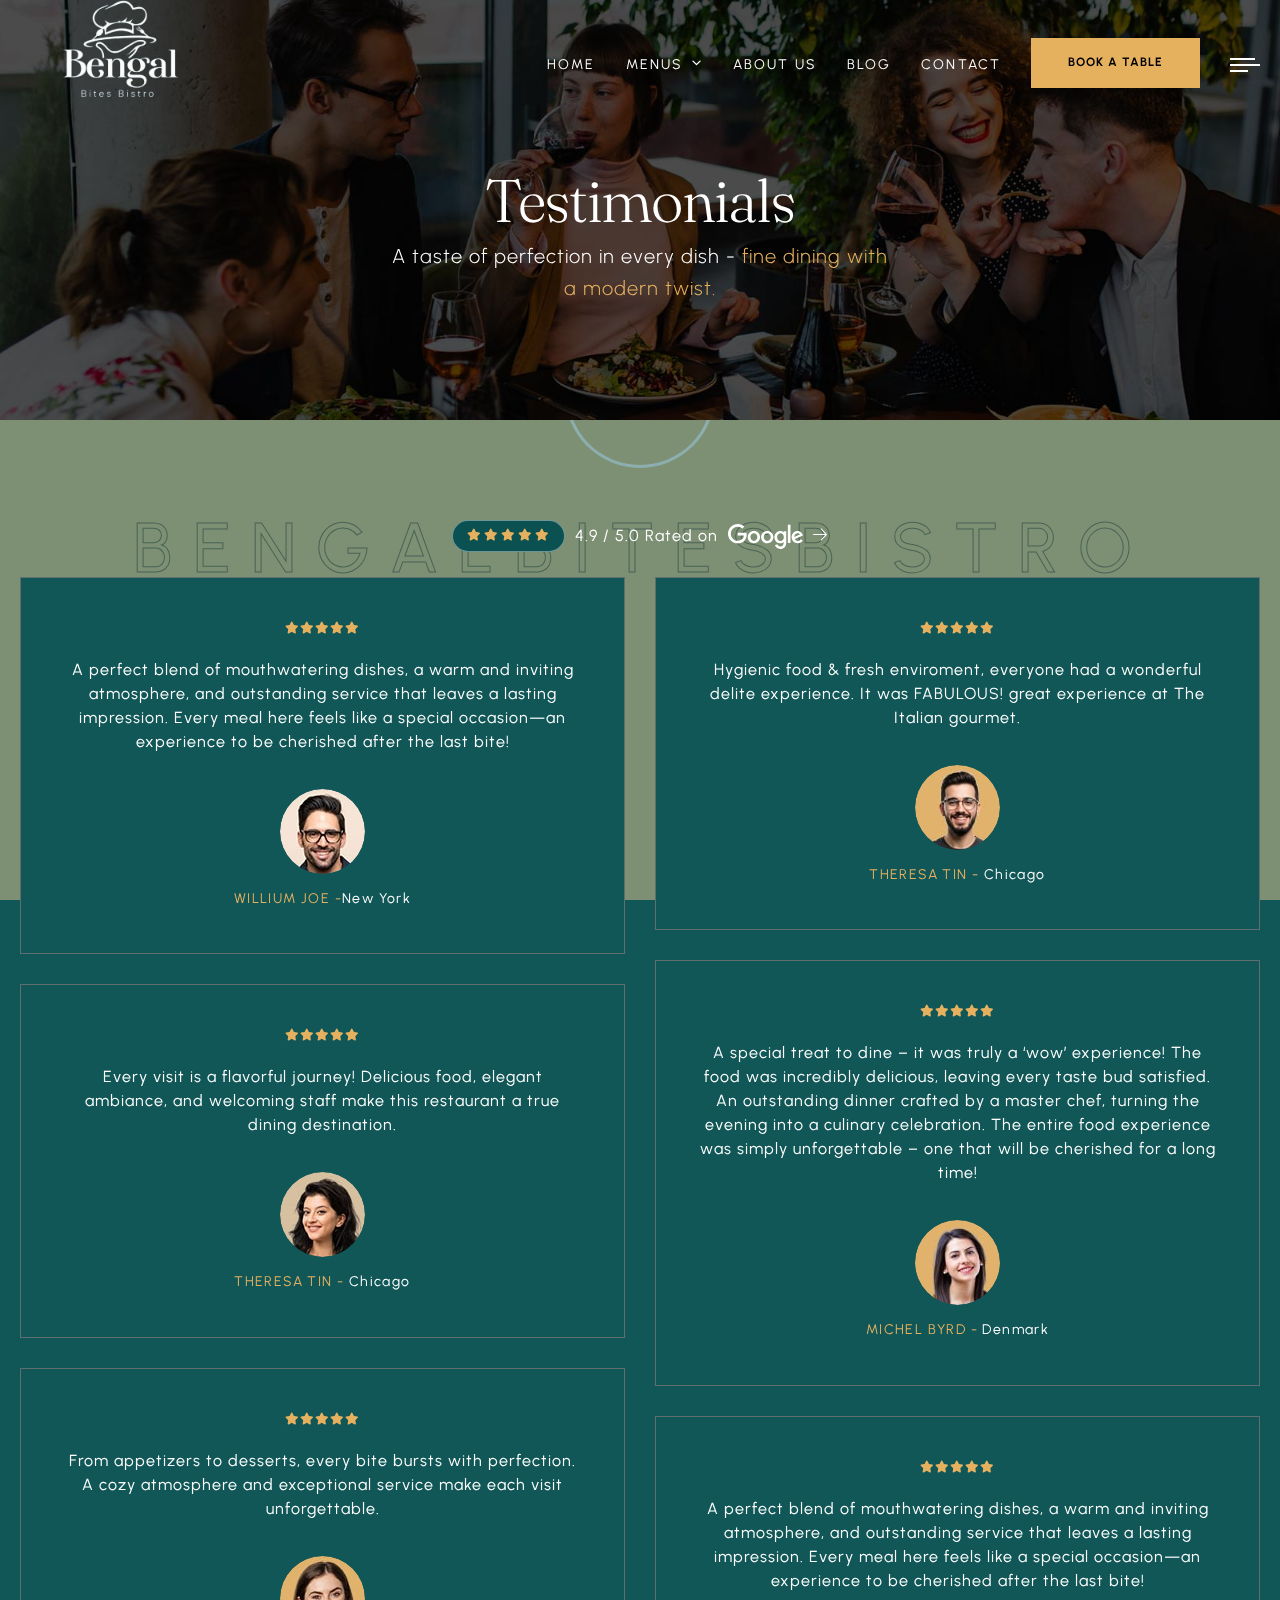
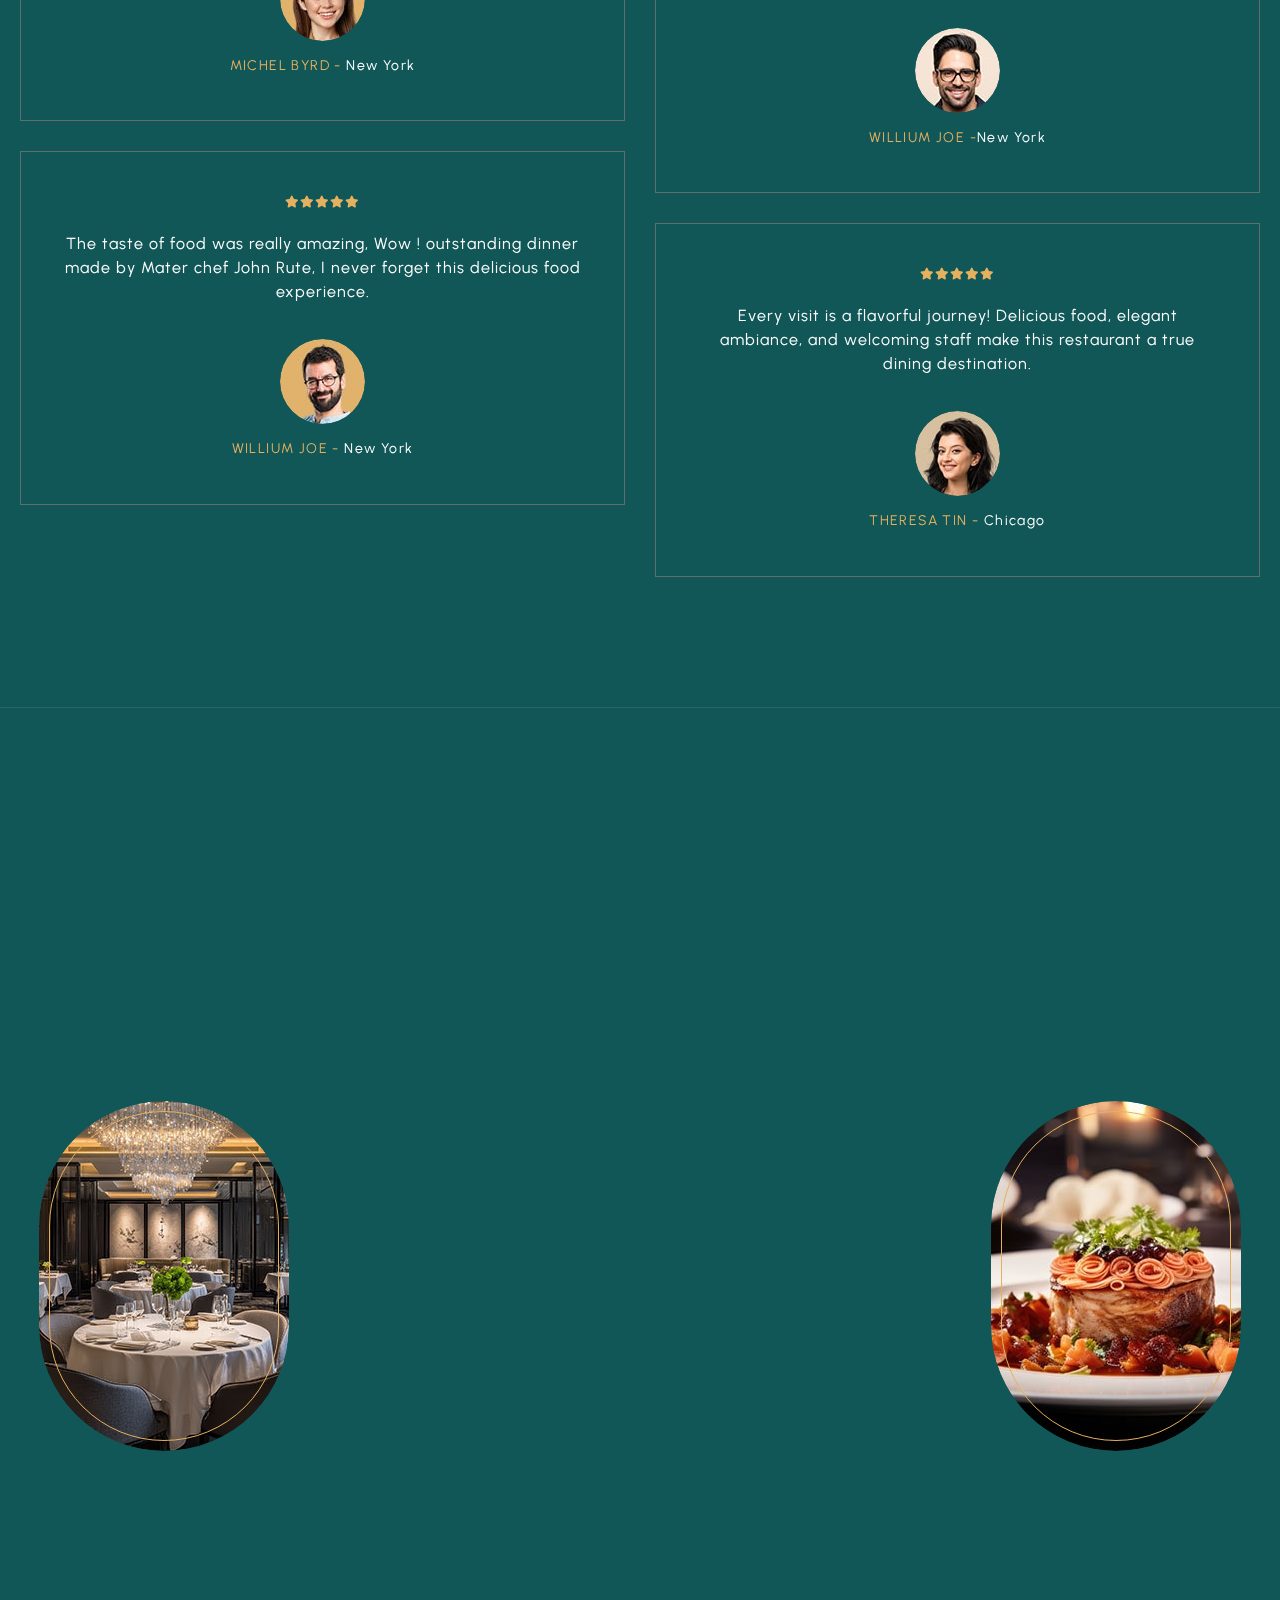
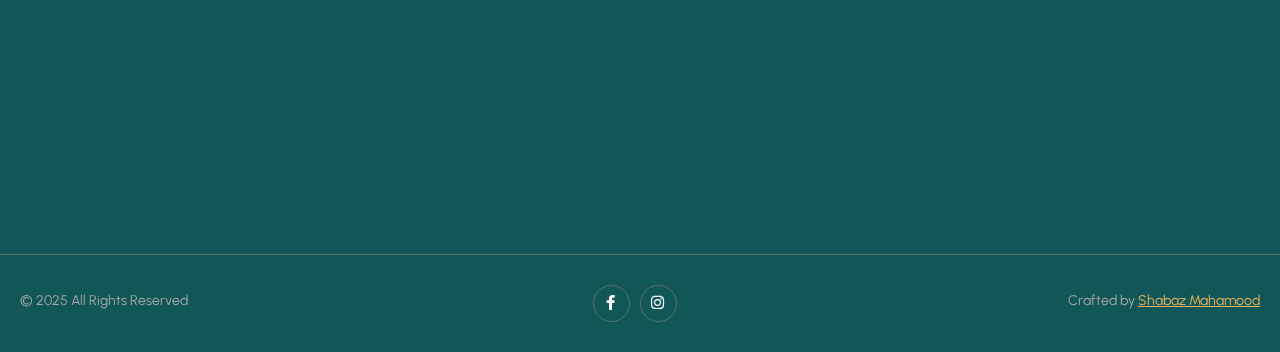
<file: testimonial.html>
<!DOCTYPE html>
<html lang="en">

<head>
    <meta charset="utf-8">
    <title>Bengal Bites Bistro</title>
    <!-- Stylesheets -->
    <link href="css/bootstrap.css" rel="stylesheet">
    <link href="css/style.css" rel="stylesheet">
    <link rel="shortcut icon" href="images/favicon.png" type="image/x-icon">
    <link rel="icon" href="images/favicon.png" type="image/x-icon">
    <!-- Responsive -->
    <meta http-equiv="X-UA-Compatible" content="IE=edge">
    <meta name="viewport" content="width=device-width, initial-scale=1.0, maximum-scale=1.0, user-scalable=0">
    <link href="css/responsive.css" rel="stylesheet">

</head>

<body>
    <div class="page-wrapper">

        <!-- Preloader -->
        <div class="loader-wrap">
            <div class="preloader">
                <div class="preloader-close">x</div>
                <div id="handle-preloader" class="handle-preloader">
                    <div class="animation-preloader">
                        <div class="spinner"></div>
                        <div class="txt-loading">
                            <span data-text-preloader="B" class="letters-loading">
                            B
                        </span>
                            <span data-text-preloader="E" class="letters-loading">
                            E
                        </span>
                            <span data-text-preloader="N" class="letters-loading">
                            N
                        </span>
                            <span data-text-preloader="G" class="letters-loading">
                            G
                        </span>
                            <span data-text-preloader="A" class="letters-loading">
                            A
                        </span>
                            <span data-text-preloader="L" class="letters-loading">
                            L
                        </span>
                            <span data-text-preloader="B" class="letters-loading">
                            B
                        </span>
                            <span data-text-preloader="I" class="letters-loading">
                            I
                        </span>
                         <span data-text-preloader="T" class="letters-loading">
                            T
                        </span>
                            <span data-text-preloader="E" class="letters-loading">
                            E
                        </span>
                            <span data-text-preloader="S" class="letters-loading">
                            S
                        </span>
                            <span data-text-preloader="B" class="letters-loading">
                            B
                        </span>
                            <span data-text-preloader="I" class="letters-loading">
                            I
                        </span>
                            <span data-text-preloader="S" class="letters-loading">
                            S
                        </span>
                            <span data-text-preloader="T" class="letters-loading">
                            T
                        </span>
                            <span data-text-preloader="R" class="letters-loading">
                            R
                        </span>
                         <span data-text-preloader="O" class="letters-loading">
                             O
                        </span>
                        </div>
                    </div>
                </div>
            </div>
        </div>
        <!-- Preloader End -->

        <!-- Main Header-->
        <header class="main-header header-down">
            <div class="header-top">
                <div class="auto-container">
                    <div class="inner clearfix">
                        <div class="top-left clearfix">
                            <ul class="top-info clearfix">
                                <li><i class="icon far fa-map-marker-alt"></i> Unit-H, 230 Dalhousie Dr, Winnipeg, MB, Canada, Manitoba</li>
                                <li><i class="icon far fa-clock"></i> Daily : 8.00 am to 10.00 pm</li>
                            </ul>
                        </div>
                        <div class="top-right clearfix">
                            <ul class="top-info clearfix">
                                <li><a href="tel:+11234567890"><i class="icon far fa-phone"></i> +1 123 456 7890</a></li>
                                <li><a href="mailto:booking@restaurant.com"><i class="icon far fa-envelope"></i> booking@restaurant.com</a></li>
                            </ul>
                        </div>
                    </div>
                </div>
            </div>
            <!-- Header Upper -->
            <div class="header-upper">
                <div class="auto-container">
                    <!-- Main Box -->
                    <div class="main-box clearfix">
                        <!--Logo-->
                        <div class="logo-box">
                            <div class="logo"><a href="index.html" title=""><img src="./images/resturant-removebg-preview.png" alt="image" title="- Restaurants HTML Template "></a></div>
                        </div>

                        <div class="nav-box clearfix">
                            <!--Nav Outer-->
                            <div class="nav-outer clearfix">
                                <nav class="main-menu">
                                    <ul class="navigation clearfix">
                                        <li class=><a href="index.html">Home</a>
                                            <ul>

                                               
                                            </ul>
                                        </li>

                                        <li class="dropdown has-mega-menu"><a href="menu-list.html">Menus</a>
                                            <ul>
                                                <li>
                                                    <div class="mega-menu">
                                                        <div class="menu-inner">
                                                            <div class="auto-container">
                                                                <div class="row clearfix">
                                                                    <div class="menu-block col-lg-3 col-md-6 col-sm-6">
                                                                        <div class="image"><a href="menu-list-1.html"><img src="images/resource/menu-1-thumb.jpg" alt="image"></a></div>
                                                                        <div class="title"><a href="menu-list-1.html">Menu list 1</a></div>
                                                                    </div>
                                                                    <div class="menu-block col-lg-3 col-md-6 col-sm-6">
                                                                        <div class="image"><a href="menu-list-2.html"><img src="images/resource/menu-2-thumb.jpg" alt="image"></a></div>
                                                                        <div class="title"><a href="menu-list-2.html">Menu list 2</a></div>
                                                                    </div>
                                                                    <div class="menu-block col-lg-3 col-md-6 col-sm-6">
                                                                        <div class="image"><a href="menu-list-3.html"><img src="images/resource/menu-3-thumb.jpg" alt="image"></a></div>
                                                                        <div class="title"><a href="menu-list-3.html">Menu list 3</a></div>
                                                                    </div>
                                                                    <div class="menu-block col-lg-3 col-md-6 col-sm-6">
                                                                        <div class="image"><a href="menu-list-4.html"><img src="images/resource/menu-4-thumb.jpg" alt="image"></a></div>
                                                                        <div class="title"><a href="menu-list-4.html">Menu list 4</a></div>
                                                                    </div>
                                                                </div>
                                                            </div>
                                                        </div>
                                                    </div>
                                                </li>
                                            </ul>
                                        </li>
                                        <li><a href="about.html">About Us</a></li>
                                        <li><a href="blog-list.html">Blog</a></li>
                                        <li><a href="contact-us.html">Contact</a></li>

                                            </ul>
                                        </li>

                                    </ul>
                                </nav>
                                <!-- Main Menu End-->
                            </div>
                            <!--Nav Outer End-->

                            <div class="links-box clearfix">
                                <div class="link link-btn">
                                    <a href="book-table.html" class="theme-btn btn-style-one clearfix">
                                    <span class="btn-wrap">
                                        <span class="text-one">book a table</span>
                                        <span class="text-two">book a table</span>
                                    </span>
                                </a>
                                </div>
                                <div class="link info-toggler">
                                    <button class="info-btn">
                                    <span class="hamburger">
                                        <span class="top-bun"></span>
                                        <span class="meat"></span>
                                        <span class="bottom-bun"></span>
                                    </span>
                                </button>
                                </div>
                            </div>

                            <!-- Hidden Nav Toggler -->
                            <div class="nav-toggler">
                                <button class="hidden-bar-opener">
                                <span class="hamburger">
                                    <span class="top-bun"></span>
                                    <span class="meat"></span>
                                    <span class="bottom-bun"></span>
                                </span>
                            </button>
                            </div>

                        </div>

                    </div>
                </div>
            </div>
        </header>
        <!--End Main Header -->

        <!--Menu Backdrop-->
        <div class="menu-backdrop"></div>

        <!-- Hidden Navigation Bar -->
        <section class="hidden-bar">
            <!-- Hidden Bar Wrapper -->
            <div class="inner-box">
                <div class="cross-icon hidden-bar-closer"><span class="far fa-close"></span></div>
                <div class="logo-box"><a href="index.html" title="Restoria - Restaurants HTML Template"><img src="images/resource/sidebar-logo.png" alt="image" title="Restoria - Restaurants HTML Template"></a></div>

                <!-- .Side-menu -->
                <div class="side-menu">
                    <ul class="navigation clearfix">
                        <li class="dropdown"><a href="#">Home</a> </li>
                        <li class="dropdown"><a href="menu-list-1.html">Menus</a>
                            <ul>
                                <li><a href="menu-list-1.html">Menu List 1</a></li>
                                <li><a href="menu-list-2.html">Menu List 2</a></li>
                                <li><a href="menu-list-3.html">Menu List 3</a></li>
                                <li><a href="menu-list-4.html">Menu List 4</a></li>
                            </ul>
                        </li>
                        <li><a href="about.html">About Us</a></li>
                        <li><a href="blog.html">Blog </a></li>
                        <li><a href="contact-us.html">Contact</a></li>
                    </ul>
                                       
                       
                </div>
                <!-- /.Side-menu -->

            </div>
            <!-- / Hidden Bar Wrapper -->
        </section>
        <!-- / Hidden Bar -->
    <!-- Inner Banner Section -->
    <section class="inner-banner">
        <div class="image-layer" style="background-image: url(images/background/banner-image-6.jpg);"></div>
        <div class="auto-container">
            <div class="inner">
                <h1>Testimonials</h1>
                <div class="sub_text"> <p> A taste of perfection in every dish - <span class="primary-color"> fine dining with a modern twist.</span></p> </div>
            </div>
        </div>
    </section>
    <!--End Banner Section -->

    <!--Testimonials Section-->
    <section class="testimonials-masonry section-kt">
        <div class="auto-container">
            
            <div class="google_rating">
                <div class="star">
                  <span><i class="fa-solid fa-star"></i></span>
                  <span><i class="fa-solid fa-star"></i></span>
                  <span><i class="fa-solid fa-star"></i></span>
                  <span><i class="fa-solid fa-star"></i></span>
                  <span><i class="fa-solid fa-star"></i></span>
                </div>
                <p>4.9 / 5.0  Rated on <a href="testimonial.html#" class="rate_link"> <img src="images/icons/google.svg" alt="image"> <i class="fa-light fa-arrow-right"></i> </a></p>
            </div>

            <div class="testimonial-boxlist">
                    <!--box-->
                    <div class="testi-block">
                        <div class="inner-box">
                            <div class="rating"><span class="fa fa-star"></span><span class="fa fa-star"></span><span class="fa fa-star"></span><span class="fa fa-star"></span><span class="fa fa-star"></span></div>
                            <div class="text">A perfect blend of mouthwatering dishes, a warm and inviting atmosphere, and outstanding service that leaves a lasting impression. Every meal here feels like a special occasion—an experience to be cherished after the last bite!</div>
                            <div class="auth-info">
                                <div class="image"><img src="images/resource/author-thumb-1.jpg" alt="image"></div>
                                <div class="auth-title">willium joe -<span class="location">New York</span> </div>
                            </div>
                        </div>
                    </div>
                
                    <!--box-->
                    <div class="testi-block">
                        <div class="inner-box">
                            <div class="rating"><span class="fa fa-star"></span><span class="fa fa-star"></span><span class="fa fa-star"></span><span class="fa fa-star"></span><span class="fa fa-star"></span></div>
                            <div class="text">Every visit is a flavorful journey! Delicious food, elegant ambiance, and welcoming staff make this restaurant a true dining destination.</div>
                            <div class="auth-info">
                                <div class="image"><img src="images/resource/author-thumb-2.jpg" alt="image"></div>
                                <div class="auth-title">Theresa Tin -<span class="location"> Chicago</span> </div>
                            </div>
                        </div>
                    </div>
                
                    <!--box-->
                    <div class="testi-block">
                        <div class="inner-box">
                            <div class="rating"><span class="fa fa-star"></span><span class="fa fa-star"></span><span class="fa fa-star"></span><span class="fa fa-star"></span><span class="fa fa-star"></span></div>
                            <div class="text">From appetizers to desserts, every bite bursts with perfection. A cozy atmosphere and exceptional service make each visit unforgettable.</div>
                            <div class="auth-info">
                                <div class="image"><img src="images/resource/author-thumb-3.jpg" alt="image"></div>
                                <div class="auth-title">Michel Byrd -<span class="location"> New York</span> </div>
                            </div>
                        </div>
                    </div>
                
                    <!--box-->
                    <div class="testi-block">
                        <div class="inner-box">
                            <div class="rating"><span class="fa fa-star"></span><span class="fa fa-star"></span><span class="fa fa-star"></span><span class="fa fa-star"></span><span class="fa fa-star"></span></div>
                            <div class="text">The taste of food was really amazing, Wow ! outstanding dinner made by Mater chef John Rute, I never forget this delicious food experience.</div>
                            <div class="auth-info">
                                <div class="image"><img src="images/resource/author-thumb-4.jpg" alt="image"></div>
                                <div class="auth-title">willium joe -<span class="location"> New York</span></div>
                            </div>
                        </div>
                    </div>
                
                    <!--box-->
                    <div class="testi-block">
                        <div class="inner-box">
                            <div class="rating"><span class="fa fa-star"></span><span class="fa fa-star"></span><span class="fa fa-star"></span><span class="fa fa-star"></span><span class="fa fa-star"></span></div>
                            <div class="text">Hygienic food & fresh enviroment, everyone had a wonderful delite experience. It was FABULOUS! great experience at The Italian gourmet.</div>
                            <div class="auth-info">
                                <div class="image"><img src="images/resource/author-thumb-5.jpg" alt="image"></div>
                                <div class="auth-title">Theresa Tin -<span class="location"> Chicago</span></div>
                            </div>
                        </div>
                    </div>
               
                    <!--box-->
                    <div class="testi-block">
                        <div class="inner-box">
                            <div class="rating"><span class="fa fa-star"></span><span class="fa fa-star"></span><span class="fa fa-star"></span><span class="fa fa-star"></span><span class="fa fa-star"></span></div>
                            <div class="text">A special treat to dine – it was truly a ‘wow’ experience! The food was incredibly delicious, leaving every taste bud satisfied. An outstanding dinner crafted by a master chef, turning the evening into a culinary celebration. The entire food experience was simply unforgettable – one that will be cherished for a long time!</div>
                            <div class="auth-info">
                                <div class="image"><img src="images/resource/author-thumb-6.jpg" alt="image"></div>
                                <div class="auth-title">Michel Byrd -<span class="location"> Denmark</span></div>
                            </div>
                        </div>
                    </div>

                    <!--box-->
                    <div class="testi-block">
                        <div class="inner-box">
                            <div class="rating"><span class="fa fa-star"></span><span class="fa fa-star"></span><span class="fa fa-star"></span><span class="fa fa-star"></span><span class="fa fa-star"></span></div>
                            <div class="text">A perfect blend of mouthwatering dishes, a warm and inviting atmosphere, and outstanding service that leaves a lasting impression. Every meal here feels like a special occasion—an experience to be cherished after the last bite!</div>
                            <div class="auth-info">
                                <div class="image"><img src="images/resource/author-thumb-1.jpg" alt="image"></div>
                                <div class="auth-title">willium joe -<span class="location">New York</span> </div>
                            </div>
                        </div>
                    </div>
                
                    <!--box-->
                    <div class="testi-block">
                        <div class="inner-box">
                            <div class="rating"><span class="fa fa-star"></span><span class="fa fa-star"></span><span class="fa fa-star"></span><span class="fa fa-star"></span><span class="fa fa-star"></span></div>
                            <div class="text">Every visit is a flavorful journey! Delicious food, elegant ambiance, and welcoming staff make this restaurant a true dining destination.</div>
                            <div class="auth-info">
                                <div class="image"><img src="images/resource/author-thumb-2.jpg" alt="image"></div>
                                <div class="auth-title">Theresa Tin -<span class="location"> Chicago</span> </div>
                            </div>
                        </div>
                    </div>
                
            </div>
        </div>
    </section>

    <!--Main Footer-->
        <footer class="main-footer">
            <div class="upper-section section-kt">
                <div class="auto-container">
                    <div class="row clearfix">
                        <!--Footer Col-->
                        <div class="footer-col info-col col-lg-6 col-md-12 col-sm-12">
                            <div class="inner wow fadeInUp" data-wow-delay="0ms" data-wow-duration="1500ms">
                                <div class="content">
                                    <div class="logo"><a href="index.html" title="Unit-H, 230 Dalhousie Dr, Winnipeg, MB, Canada, Manitoba"><img src="./images/resturant-removebg-preview.png" alt="image" title="Restoria - Restaurants HTML Template"></a></div>
                                    <div class="info">
                                        <h6>visit us </h6>
                                        <ul>
                                            <li>Unit-H, 230 Dalhousie Dr, Winnipeg, MB, Canada, Manitoba</li>
                                            <li>Daily - 11.00 am to 11.00 pm</li>
                                            <li><a href="mailto:bbbistro22@gmail.com">bbbistro22@gmail.com</a></li>
                                            <li><a href="tel:+1 204-275-0132">Booking Request :+1 204-275-0132</a></li>

                                        </ul>
                                    </div>
                                    <div class="separator"><span> </span> </div>
                                    <div class="newsletter">
                                        <h4>Our Newsletter</h4>
                                        <div class="text">Subscribe us & Get 25% Off. Get latest updates.</div>
                                        <div class="newsletter-form">
                                            <form method="post" action="index.html">
                                                <div class="form-group">
                                                    <span class="alt-icon far fa-envelope"></span>
                                                    <input type="email" name="email" value="" placeholder="Your email" required>
                                                    <button type="submit" class="theme-btn btn-style-one clearfix">
                                                    <span class="btn-wrap">
                                                        <span class="text-one">subscribe</span>
                                                        <span class="text-two">subscribe</span>
                                                    </span>
                                                </button>
                                                </div>
                                            </form>
                                        </div>
                                    </div>
                                </div>
                            </div>
                        </div>
                        <!--Footer Col-->
                        <div class="footer-col footer-image-col col-lg-3 col-md-6 col-sm-12">
                            <div class="footer-image">
                                <img src="images/resource/footer-img-1.jpg" alt="image">
                            </div>
                        </div>
                        <!--Footer Col-->
                        <div class="footer-col footer-image-col last col-lg-3 col-md-6 col-sm-12">
                            <div class="footer-image">
                                <img src="images/resource/footer-img-2.jpg" alt="image">
                            </div>
                        </div>
                    </div>
                </div>
            </div>

            <!-- last footer -->
            <div class="bottom_footer">
                <!-- container start -->
                <div class="auto-container">
                    <!-- row start -->
                    <div class="row clearfix">
                        <div class="col-lg-4 col-md-4 col-sm-12">
                            <p>© 2025 All Rights Reserved</p>
                        </div>

                        <div class="col-lg-4 col-md-4 col-sm-12">
                            <ul class="social_media">
                                <li><a href="https://www.facebook.com/p/Bengal-Bites-Bistro-61565122286160/" aria-label="facebook page"><i class="fa-brands fa-facebook-f"></i></a></li>
                                <li><a href="https://www.instagram.com/bengalbitesbistro/?hl=en" aria-label="twitter page"><i class="fa-brands fa-instagram"></i></a></li>
                               
                            </ul>
                        </div>

                        <div class="col-lg-4 col-md-4 col-sm-12">
                            <p class="developer_text">Crafted by <a href="#" target="blank">Shabaz Mahamood</a></p>
                        </div>
                    </div>
                    <!-- row end -->
                </div>
                <!-- container end -->
            </div>
        </footer>

    </div>
    <!--End pagewrapper-->

    <!--Scroll to top-->
    <div class="scroll-to-top scroll-to-target" data-target="html"><span class="icon fa fa-angle-up"></span></div>
    <!--[if lt IE 9]><script src="https://cdnjs.cloudflare.com/ajax/libs/html5shiv/3.7.3/html5shiv.js"></script><![endif]-->

    <script src="js/jquery.js"></script>
    <script src="js/popper.min.js"></script>
    <script src="js/bootstrap.min.js"></script>
    <script src="js/jquery-ui.js"></script>
    <script src="js/jquery.fancybox.js"></script>
    <script src="js/swiper.js"></script>
    <script src="js/owl.js"></script>
    <script src="js/appear.js"></script>
    <script src="js/wow.js"></script>
    <script src="js/parallax.min.js"></script>
    <script src="js/custom-script.js"></script>
</body>
</html>
</file>
<file: css/style.css>
/* Restoria - Restaurants HTML Template */


/* TABLE OF CONTENT 

1.Main Header style
2.Hidden Sidebar style
3.Hidden info bar style
4.Banner Slider Section
5.Title Box Section
6.We Offer Section
7.Story Section
8.Special Dish Section
9.Menu Section Tab Style
10.Special Offer Section
11.Testimonials Section
12.Reservation Section
13.Team Section
14.Intro Section
15.News Section
16.IG post Section
17.Main Footer
18.Inner page Banner Section
19.Fluid Section
20.Services Section
21.Testimonials two Section
22.Why Us Two Section
23.Chef Section 1
24.Image Gallery Section
25.Menu Section - menu style 1
26.Menu Section - menu style 2
27.Special Offer Section
28.Special Dish Section
29.Menu Two Section
30.Contact Page
31.Chef Page
32.Masonary Gallery
33.Hamburger section

*/

/*** 

====================================================================
      Fonts
====================================================================

 ***/


@import url('global.css');
@import url('swiper.css');
@import url('owl.css');
@import url('preloader.css');
@import url('font-awesome.css');
@import url('simple-line-icons.css');
@import url('animate.css');
@import url('jquery-ui.css');
@import url('jquery.fancybox.min.css');
@import url('custom-animate.css');


/*** 

====================================================================

  Main Header style

====================================================================

***/

.main-header{
  position: fixed;
  left: 0;
  top: 0;
  width: 100%;
  padding: 0;
  background: none;
  min-height: 0;
  z-index: 999;
  transition: all 300ms ease;
  -moz-transition: all 300ms ease;
  -webkit-transition: all 300ms ease;
  -ms-transition: all 300ms ease;
  -o-transition: all 300ms ease;
}

.fixed-header.header-down{
  top:0;
}

.fixed-header.header-up{
  top: -175px;
}

.main-header .auto-container{
  max-width: 1780px;
  padding: 0 20px;
}

.header-top{
  position: relative;
  padding-top: 10px;
  padding-bottom: 10px;
  background: none;
  color: #ffffff;
  border-bottom: 1px solid var(--white-color-opacity-four);
  display: none;
}

.header-top .top-left{
  position: relative;
  float: left;
  line-height: 30px;
}

.header-top .top-info{
  position: relative;
}

.header-top .top-info li{
  position: relative;
  float: left;
  margin-right: 70px;
  line-height: 30px;
  color: #ffffff;
  font-size: 14px;
  font-weight: 400;
}

.header-top .top-info li:last-child{
  margin-right: 0;
}

.header-top .top-info li .icon{
  position: relative;
  padding-right: 5px;
}

.header-top .top-info li:after{
  content: '';
  position: absolute;
  left: 100%;
  margin-left: 30px;
  top: 50%;
  margin-top: -4px;
  height: 8px;
  width: 8px;
  border: 1px solid var(--main-color);
  -ms-transform: rotate(45deg);
  transform: rotate(45deg);
}

.header-top .top-info li:last-child:after{
  display: none;
}

.header-top .top-info li a{
  position: relative;
  display: block;
  line-height: 30px;
  color: #ffffff;
  transition: all 300ms ease;
  -moz-transition: all 300ms ease;
  -webkit-transition: all 300ms ease;
  -ms-transition: all 300ms ease;
  -o-transition: all 300ms ease;
}

.header-top .top-info li a:hover{
  color: var(--main-color);
}

.header-top .top-right{
  position: relative;
  float: right;
  line-height: 30px;
}

.main-header .header-upper{
  position: relative;
  left: 0;
  top: 0;
  width: 100%;
  background: none;
  padding: 0 0;
  border-bottom: 1px solid rgba(0,0,0,0.0);
  transition: all 300ms ease;
  -moz-transition: all 300ms ease;
  -webkit-transition: all 300ms ease;
  -ms-transition: all 300ms ease;
  -o-transition: all 300ms ease;
}

.fixed-header .header-upper{
  position: relative;
  /*top: 0;*/
  /*background: #202020;
  border-bottom-color: rgba(0,0,0,0.15);*/
  backdrop-filter: blur(9px);
    background-color: #152c29b4;
}

.header-two.fixed-header .header-upper{
  background: #ffffff;
}

.main-header ul, .main-header ul li {
  list-style: none;
  margin: 0;
  padding: 0;
}

.main-header .main-box{
  position: relative;
  padding: 0px;
}

.main-header .main-box .logo-box{
  position: relative;
  display: block;
  float: left;
  padding: 40px 0px;
  transition: all 300ms ease;
  -moz-transition: all 300ms ease;
  -webkit-transition: all 300ms ease;
  -ms-transition: all 300ms ease;
  -o-transition: all 300ms ease;
  z-index: 5;
}

.fixed-header .main-box .logo-box{
  padding:20px 0px;
}

.fixed-header .main-menu .navigation > li{
  padding:10px 0px;
}

.main-header.fixed-header .main-menu .navigation > li > ul{
  top:134%;
}

.main-header.fixed-header .header-upper .links-box{
  padding:15px 0px;
}

.main-header .main-box .logo-box .logo{
    position: relative;
    display: block;
}

.main-header .main-box .logo-box .logo img{
  position: relative;
  display: block;
  height: 200px;
  z-index: 1;
  margin-top: -80px;
}

.main-header .nav-box{
  position: static;
  float: right;
}

.main-header .header-upper .links-box{
  position: relative;
  float: left;
  padding-top: 38px;
  padding-bottom: 38px;
  margin-left: 150px;
}

.main-header .header-upper .links-box .link{
  position: relative;
  float: left;
  margin-left: 50px;
}

.main-header .header-upper .links-box .link:first-child{
  margin-left: 0;
}

.main-header .info-btn{
    position: relative;
    cursor: pointer;
    background: none;
    font-size: 16px;
    color: var(--white-color);
    padding-top: 15px;
    line-height: 34px;
}

.main-header .info-btn img{
  height: 20px;
}

.main-header .nav-toggler{
  position: relative;
  float: left;
  left: 0;
  top: 0;
  padding: 0;
  margin-top: 40px;
  margin-left: 20px;
  display: none;
}

.fixed-header .nav-toggler{
  margin-top: 18px;
}

.main-header .nav-toggler button {
  position: relative;
  width: 30px;
  height: 40px;
  line-height: 40px;
  background: none;
  color: #e1e1e1;
  font-size: 16px;
  margin: 0px;
  border-radius: 0px;
  outline: none !important;
}

.main-header .nav-toggler button img{
  position: relative;
  display: inline-block;
  vertical-align: middle;
}

.main-header .nav-outer{
  position: static;
  float: left;
}

.main-menu{
  position:static;
  display: block;
  padding: 0px 0px;
}

.main-menu .navbar-collapse{
  padding:0px;
  margin:0px;
  border:none;
  box-shadow:none;
}

.main-menu .navigation{
  position:static;
  z-index: 1;
}

.main-menu .navigation > li{
  position:static;
  display: block;
  float: left;
  padding:30px 0px;
  margin-left: 50px;
  -webkit-transition:all 300ms ease;
  -moz-transition:all 300ms ease;
  -ms-transition:all 300ms ease;
  -o-transition:all 300ms ease;
  transition:all 300ms ease;
}

.main-menu .navigation > li > a{
  position:relative;
  display:block;
  font-size: 14px;
  color: var(--white-color);
  padding-top: 20px;
  padding-bottom: 20px;
  font-weight:400;
  line-height:30px;
  letter-spacing: 0.15em;
  text-transform: uppercase;
  opacity:1;
  -webkit-transition:all 300ms ease;
  -moz-transition:all 300ms ease;
  -ms-transition:all 300ms ease;
  -o-transition:all 300ms ease;
  transition:all 300ms ease;
}

.main-menu .navigation > li.dropdown{
  position: relative;
}

.main-menu .navigation > li.dropdown.has-mega-menu{
  position: static;
}

.main-menu .navigation > li.dropdown > a{
  padding-right: 20px;
}

.main-menu .navigation > li.dropdown > a:after{
  font-family: 'Font Awesome 6 Pro';
  content: "\f107";
  position:absolute;
  right: 0px;
  top: 18px;
  display:block;
  line-height:30px;
  font-size: 12px;
  font-weight:400;
  z-index:5;
}

.main-menu .navigation > li > a:before{
  content: "";
  position:absolute;
  left: 0;
  right: 0;
  bottom: 15px;
  display:block;
  height: 5px;
  border-top: 1px solid var(--main-color);
  -ms-transform: scaleX(0);
  transform: scaleX(0);
  -webkit-transition:all 300ms ease;
  -moz-transition:all 300ms ease;
  -ms-transition:all 300ms ease;
  -o-transition:all 300ms ease;
  transition:all 300ms ease;
}

.main-menu .navigation > li.dropdown > a:before{
  right: 20px;
}

.main-menu .navigation > li:hover > a:before,
.main-menu .navigation > li.current > a:before,
.main-menu .navigation > li.current-menu-item > a:before{
  -ms-transform: scale(1);
  transform: scale(1);
  opacity: 1;
  visibility: visible;
}

.main-menu .navigation > li:hover > a,
.main-menu .navigation > li.current > a,
.main-menu .navigation > li.current-menu-item > a{
  color: var(--main-color);
  text-decoration: none;
  opacity:1;
}

.main-menu .navigation > li > ul{
  position:absolute;
  left:-35px;
  top:100%;
  width:280px;
  padding-top: 30px;
  padding-bottom: 30px;
  z-index:100;
  opacity: 1;
  text-align:left;
  background: var(--color-two);
  border: none;
  border-radius:0;
  -webkit-box-shadow:2px 2px 10px 1px rgba(0,0,0,0.03),-2px 0px 10px 1px rgba(0,0,0,0.03);
  -ms-box-shadow:2px 2px 10px 1px rgba(0,0,0,0.03),-2px 0px 10px 1px rgba(0,0,0,0.03);
  -o-box-shadow:2px 2px 10px 1px rgba(0,0,0,0.03),-2px 0px 10px 1px rgba(0,0,0,0.03);
  -moz-box-shadow:2px 2px 10px 1px rgba(0,0,0,0.03),-2px 0px 10px 1px rgba(0,0,0,0.03);
  box-shadow:2px 2px 10px 1px rgba(0,0,0,0.03),-2px 0px 10px 1px rgba(0,0,0,0.03);
  -webkit-transform: translateY(20px);
  -ms-transform: translateY(20px);
  transform: translateY(20px);
  -moz-transition:all 100ms ease;
  -webkit-transition:all 100ms ease;
  -ms-transition:all 100ms ease;
  -o-transition:all 100ms ease;
  transition:all 100ms ease;
}

.main-menu .navigation > li.dropdown.has-mega-menu > ul{
  left: 0;
  width: 100%;
  padding-top: 55px;
  padding-bottom: 20px;
}

.main-menu .navigation > li.dropdown.has-mega-menu > ul .auto-container{
  max-width: 1200px;
}

.main-menu .navigation > li .mega-menu{
  position: relative;
}

.main-menu .navigation > li.dropdown.has-mega-menu > ul:before{
  content: '';
  position: absolute;
  top: 0;
  right: 100%;
  width: 2000px;
  height: 100%;
  background: var(--color-two);
}

.main-menu .navigation > li.dropdown.has-mega-menu > ul:after{
  content: '';
  position: absolute;
  top: 0;
  left: 100%;
  width: 2000px;
  height: 100%;
  background: var(--color-two);
}

.main-menu .navigation > li .mega-menu .menu-inner{
  position: relative;
}

.main-menu .navigation > li .mega-menu .row{
  margin: 0 -25px;
}

.main-menu .navigation > li .mega-menu .menu-block{
  position: relative;
  padding: 0 25px;
  margin-bottom: 30px;
  text-align: center;
}

.main-menu .navigation > li .mega-menu .menu-block .image{
  position: relative;
  display: block;
  width: 100%;
  border: 1px solid transparent;
  margin-bottom: 15px;
  overflow: hidden;
  -webkit-transition:all 300ms ease;
  -moz-transition:all 300ms ease;
  -ms-transition:all 300ms ease;
  -o-transition:all 300ms ease;
  transition:all 300ms ease;
}

.main-menu .navigation > li .mega-menu .menu-block:hover .image{
  border-color: var(--main-color);
  border-radius: 300px 300px 0 0;
}

.main-menu .navigation > li .mega-menu .menu-block .image img{
  display: block;
  width: 100%;
  -webkit-transition:all 300ms ease;
  -moz-transition:all 300ms ease;
  -ms-transition:all 300ms ease;
  -o-transition:all 300ms ease;
  transition:all 300ms ease;
}

.main-menu .navigation > li .mega-menu .menu-block:hover .image img{
  transform: scale(1.05);
  border-radius: 300px 300px 0 0;
}

.main-menu .navigation > li .mega-menu .menu-block .title{
  position: relative;
  display: block;
  font-size: 13px;
  font-weight: 700;
  letter-spacing: 0.15em;
  text-transform: uppercase;
}

.main-menu .navigation > li .mega-menu .menu-block .title a{
  position: relative;
  color: var(--white-color);
  -webkit-transition:all 300ms ease;
  -moz-transition:all 300ms ease;
  -ms-transition:all 300ms ease;
  -o-transition:all 300ms ease;
  transition:all 300ms ease;
}

.main-menu .navigation > li .mega-menu .menu-block:hover .title a{
  color: var(--main-color);
}

.main-menu .navigation > li > ul > li{
  position:relative;
  margin-bottom: 10px;
}

.main-menu .navigation > li > ul > li:last-child{
  margin-bottom: 0;
}

.main-menu .navigation > li > ul > li > a{
  position:relative;
  display:block;
  padding-left: 35px;
  padding-right: 35px;
  font-size: 15px;
  line-height:30px;
  font-weight: 400;
  color: var(--white-color);
  text-transform: capitalize;
  -moz-transition:all 300ms ease;
  -webkit-transition:all 300ms ease;
  -ms-transition:all 300ms ease;
  -o-transition:all 300ms ease;
  transition:all 300ms ease;
}

.main-menu .navigation > li > ul > li.dropdown > a:after{
  font-family: 'Font Awesome 6 Pro';
  content: "\f105";
  position:absolute;
  right: 30px;
  top: 0px;
  display:block;
  line-height:30px;
  font-size: 12px;
  font-weight:400;
  z-index:5;
}

.main-menu .navigation > li > ul > li > a:before{
  content: '';
  position: absolute;
  left: 35px;
  top: 50%;
  margin-top: -4px;
  height: 12px;
  width: 12px;
  /*background-color: var(--main-color);*/
  background: url(../images/icons/star-element.svg);
  background-size: contain;
  background-repeat: no-repeat;
  opacity: 0;
  visibility: hidden;
  -moz-transition:all 300ms ease;
  -webkit-transition:all 300ms ease;
  -ms-transition:all 300ms ease;
  -o-transition:all 300ms ease;
  transition:all 300ms ease;
}

.main-menu .navigation > li > ul > li:hover > a:before,
.main-menu .navigation > li > ul > li.current > a:before{
  opacity: 1;
  visibility: visible;
}

.main-menu .navigation > li > ul > li:hover > a,
.main-menu .navigation > li > ul > li.current > a{
  color: var(--main-color);
  padding-left: 55px;
}


.main-menu .navigation > li.dropdown:hover > ul{
  visibility:visible;
  opacity:1;
  -webkit-transform: translateY(-30px);
  -ms-transform: translateY(-30px);
  transform: translateY(-30px);
  -moz-transition:all 500ms ease;
  -webkit-transition:all 500ms ease;
  -ms-transition:all 500ms ease;
  -o-transition:all 500ms ease;
  transition:all 500ms ease;
}

.main-menu .navigation > li > ul > li > ul{
  position:absolute;
  left: 100%;
  top: 0;
  margin-left: 2px;
  width:280px;
  padding-top: 30px;
  padding-bottom: 30px;
  z-index:100;
  opacity: 1;
  text-align:left;
  background: var(--color-two);
  border: none;
  border-radius:0;
  -webkit-box-shadow:2px 2px 10px 1px rgba(0,0,0,0.03),-2px 0px 10px 1px rgba(0,0,0,0.03);
  -ms-box-shadow:2px 2px 10px 1px rgba(0,0,0,0.03),-2px 0px 10px 1px rgba(0,0,0,0.03);
  -o-box-shadow:2px 2px 10px 1px rgba(0,0,0,0.03),-2px 0px 10px 1px rgba(0,0,0,0.03);
  -moz-box-shadow:2px 2px 10px 1px rgba(0,0,0,0.03),-2px 0px 10px 1px rgba(0,0,0,0.03);
  box-shadow:2px 2px 10px 1px rgba(0,0,0,0.03),-2px 0px 10px 1px rgba(0,0,0,0.03);
  -webkit-transform: translateY(20px);
  -ms-transform: translateY(20px);
  transform: translateY(20px);
  -moz-transition:all 100ms ease;
  -webkit-transition:all 100ms ease;
  -ms-transition:all 100ms ease;
  -o-transition:all 100ms ease;
  transition:all 100ms ease;
}

.main-menu .navigation > li > ul > li > ul:before{
  content: '';
  position: absolute;
  left: -2px;
  top: 0;
  width: 2px;
  height: 100%;
}

.main-menu .navigation > li > ul > li > ul > li{
  position:relative;
  margin-bottom: 10px;
}

.main-menu .navigation > li > ul > li > ul > li:last-child{
  margin-bottom: 0;
}

.main-menu .navigation > li > ul > li > ul > li > a{
  position:relative;
  display:block;
  padding-left: 35px;
  padding-right: 35px;
  font-size: 15px;
  line-height:30px;
  font-weight: 400;
  color: var(--white-color);
  text-transform: capitalize;
  -moz-transition:all 300ms ease;
  -webkit-transition:all 300ms ease;
  -ms-transition:all 300ms ease;
  -o-transition:all 300ms ease;
  transition:all 300ms ease;
}

.main-menu .navigation > li > ul > li > ul > li > a:before{
  content: '';
  position: absolute;
  left: 35px;
  top: 50%;
  margin-top: -4px;
  height: 8px;
  width: 8px;
  border: 1px solid var(--main-color);
  opacity: 0;
  visibility: hidden;
  -ms-transform: rotate(45deg);
  transform: rotate(45deg);
  -moz-transition:all 300ms ease;
  -webkit-transition:all 300ms ease;
  -ms-transition:all 300ms ease;
  -o-transition:all 300ms ease;
  transition:all 300ms ease;
}

.main-menu .navigation > li > ul > li > ul > li:hover > a:before,
.main-menu .navigation > li > ul > li > ul > li.current > a:before{
  opacity: 1;
  visibility: visible;
}

.main-menu .navigation > li > ul > li > ul > li.dropdown > a:after{
  font-family: 'Font Awesome 6 Pro';
  content: "\f105";
  position:absolute;
  right: 30px;
  top: 0px;
  display:block;
  line-height:30px;
  font-size: 12px;
  font-weight:400;
  z-index:5;
}

.main-menu .navigation > li > ul > li > ul > li:hover > a,
.main-menu .navigation > li > ul > li > ul > li.current > a{
  color: var(--main-color);
  padding-left: 55px;
}

.main-menu .navigation > li > ul > li.dropdown:hover > ul{
  visibility:visible;
  opacity:1;  
  top: 0;
  -webkit-transform: translateY(-30px);
  -ms-transform: translateY(-30px);
  transform: translateY(-30px);
  -moz-transition:all 500ms ease;
  -webkit-transition:all 500ms ease;
  -ms-transition:all 500ms ease;
  -o-transition:all 500ms ease;
  transition:all 500ms ease;
}

/*** 

====================================================================
  Hidden Sidebar style
====================================================================

***/

body.visible-sidebar{
  overflow-y: hidden;
}

.menu-backdrop{
    position: fixed;
    right: 0;
    top: 0;
    width: 100%;
    height: 100%;
    z-index: 9990;
    background: var(--black-color-opacity);
    cursor: pointer;
    opacity:0;
    visibility:hidden;
    transition: all 300ms ease;
    -moz-transition: all 300ms ease;
    -webkit-transition: all 300ms ease;
    -ms-transition: all 300ms ease;
    -o-transition: all 300ms ease;
}

.visible-sidebar .menu-backdrop {
    opacity: 1;
    visibility: visible;
}

.hidden-bar{
  position: fixed;
  top: 0;
  left: 0;
  bottom: 0;
  width: 100%;
  max-width: 360px;
  background: var(--color-two);
  height: 100%;
  overflow-y: auto;
  z-index: 9999;
  visibility: hidden;
  -ms-transform: translateX(-400px);
  transform: translateX(-400px);
  transition: all 500ms ease-in;
  -webkit-transition: all 500ms ease-in-out;
  -ms-transition: all 500ms ease-in-out;
  -o-transition: all 500ms ease-in-out;
  -moz-transition: all 500ms ease-in-out;
}

.hidden-bar.visible-sidebar{
  opacity: 1;
  visibility: visible;
  -ms-transform: translateX(0px);
  transform: translateX(0px); 
}

.hidden-bar ol,
.hidden-bar ol li,
.hidden-bar ul,
.hidden-bar ul li{
  list-style-type:none;
  margin:0px;
}

.hidden-bar .inner-box{
  position:relative;
  background-color: var(--color-two);
  padding-top: 75px;
  padding-bottom: 50px;
}

.hidden-bar .inner-box .cross-icon{
  position:absolute;
  right:30px;
  top:30px;
  cursor:pointer;
  color: var(--white-color);
  font-size: 14px;
  width: 26px;
  height: 26px;
  line-height: 24px;
  text-align: center;
  border: 1px solid var(--white-color);
  border-radius: 50%;
}

.hidden-bar .inner-box .cross-icon:hover{
  color: var(--main-color);
  border-color: var(--main-color);
}

.hidden-bar .inner-box .logo-box{
  position:relative;
  line-height: 50px;
  margin-bottom: 60px;
  padding-left: 30px;
  padding-right: 30px;
  text-align: center;
}

.hidden-bar .inner-box .logo-box img{
  position:relative;
  max-height: 120px;
}

.hidden-bar h5{
  position: relative;
  text-transform: capitalize;
  margin-bottom: 15px;
  text-align: center;
  display: inline-flex;
  align-items: center;
  gap:10px; 
}

.hidden-bar h5::before,
.hidden-bar h5::after {
  content: "";
  width: 12px;
  height: 12px;
  background: url(../images/icons/star-element.svg);
  background-size: contain;
  background-repeat: no-repeat;
  display: inline-block;
}

.hidden-bar .info{
  position: relative;
  text-align: center;
  padding-left: 20px;
  padding-right: 20px;
}

.hidden-bar .info li{
  position: relative;
  line-height: 1.6em;
  color: var(--color-one);
  margin-bottom: 10px;
}

.hidden-bar .info li:last-child{
  margin-bottom: 0;
}

.hidden-bar .info li a{
  color: var(--color-one);
}

.hidden-bar .info li a:hover{
  color: var(--main-color);
}

.hidden-bar .separator{
  position: relative;
  margin-top: 30px;
  margin-bottom: 30px;
}

.hidden-bar .separator span{
  position: relative;
  display: block;
  height: 8px;
  width: 8px;
  border: 1px solid var(--main-color);
  margin: 0 auto;
  -ms-transform: rotate(45deg);
  transform: rotate(45deg);
}

.hidden-bar .booking-info{
  position: relative;
  text-align: center;
  padding-left: 20px;
  padding-right: 20px;
}

.hidden-bar .booking-info .bk-title{
  position: relative;
  font-weight: 700;
  text-transform: capitalize;
  margin-bottom: 5px;
}

.hidden-bar .booking-info .bk-no{
  position: relative;
  font-size: 30px;
  color: var(--main-color);
  line-height: 1em;
}

.hidden-bar .booking-info .bk-no a{
  position: relative;
  display: inline-block;
  color: var(--main-color);
}

.hidden-bar .booking-info .bk-no a:before{
  position:absolute;
  content:'';
  left:5px;
  right:5px;
  bottom:-7px;
  height:5px;
  opacity:0;
  transform:scale(0.2,1);
  -webkit-transition: all 500ms ease;
  -moz-transition: all 500ms ease;
  -ms-transition: all 500ms ease;
  -o-transition: all 500ms ease;
  transition: all 500ms ease;
  border-top:1px solid var(--main-color);
  border-bottom:1px solid var(--main-color);
}

.hidden-bar .booking-info .bk-no a:hover::before{
  opacity:1;
  transform:scale(1,1);
}

.hidden-bar .side-menu{
  position: relative;
  display: block;
  padding-left: 60px;
  padding-right: 60px;
  margin-bottom: 100px;
}

.hidden-bar .side-menu ul{
  position: relative;
  border-top: 1px solid var(--white-color-opacity-four);
}

.hidden-bar .side-menu ul li{
  position: relative;
  display: block;
  border-bottom: 1px solid var(--white-color-opacity-four);
}

.hidden-bar .side-menu ul li a{
  position: relative;
  color: var(--white-color);
  display: block;
  font-weight: 400;
  font-size: 12px;
  line-height: 30px;
  text-transform: uppercase;
  padding-top: 10px;
  padding-bottom: 10px;
  letter-spacing: 0.15em;
  transition: all 0.3s ease;
  -moz-transition: all 0.3s ease;
  -webkit-transition: all 0.3s ease;
  -ms-transition: all 0.3s ease;
  -o-transition: all 0.3s ease;
}

.hidden-bar .side-menu ul li:hover > a,
.hidden-bar .side-menu ul > li.current > a,
.hidden-bar .side-menu ul > li > ul > li.current > a {
  color: var(--main-color);
}

.hidden-bar .side-menu ul li > a:before{
  content: '';
  position: absolute;
  left: 0px;
  top: 50%;
  margin-top: -4px;
  height: 12px;
  width: 12px;
  background: url(../images/icons/star-element.svg);
  background-size: contain;
  background-repeat: no-repeat;
  opacity: 0;
  visibility: hidden;
  -moz-transition:all 300ms ease;
  -webkit-transition:all 300ms ease;
  -ms-transition:all 300ms ease;
  -o-transition:all 300ms ease;
  transition:all 300ms ease;
}

.hidden-bar .side-menu ul li:hover > a:before,
.hidden-bar .side-menu ul li.current > a:before{
  opacity: 1;
  visibility: visible;
}

.hidden-bar .side-menu ul li:hover > a,
.hidden-bar .side-menu ul li.current > a{
  color: var(--main-color);
  padding-left: 20px;
}

.hidden-bar .side-menu ul li ul li:last-child{
  border-bottom: none;
}

.hidden-bar .side-menu ul li .btn-expander{
  position: absolute;
  top: 10px;
  right: 0px;
  background: none;
  color: var(--white-color);
  font-size: 12px;
  height: 30px;
  width: 30px;
  text-align: right;
  line-height: 30px;
  border-radius: 0px;
  outline: none;
  cursor: pointer;
  z-index: 1;
}

.hidden-bar .side-menu ul li .btn-expander i{
  font-weight: 700;
}


/*** 

====================================================================
  Hidden info bar style
====================================================================

***/

.info-bar{
  position: fixed;
  right: -440px;
  top: 0px;
  width: 100%;
  max-width: 440px;
  height:100%;
  overflow-y:auto;
  z-index: 99999;
  opacity: 0;
  background:var(--color-two) url(../images/resource/pattern-dark.png) center top repeat;
  visibility: hidden;
  -webkit-transition: all 0.5s ease;
  -moz-transition: all 0.5s ease;
  -ms-transition: all 0.5s ease;
  -o-transition: all 0.5s ease;
  transition: all 0.5s ease;
}

.info-back-drop{
  position:fixed;
  right:0px;
  top:0px;
  width:100%;
  height:100%;
  opacity:0;
  background: var(--black-color-opacity-two);
  visibility:hidden;
  z-index:9990;
  transition:all 0.5s ease;
  -moz-transition:all 0.5s ease;
  -webkit-transition:all 0.5s ease;
  -ms-transition:all 0.5s ease;
  -o-transition:all 0.5s ease;  
}

.side-content-visible .info-back-drop{
  opacity:1;
  visibility:visible;
}

.side-content-visible .info-bar{
  right:0px;
  opacity:1;
  visibility:visible;
}

.info-bar .inner-box{
  position:relative;
  background:var(--color-two) url(../images/resource/pattern-dark.png) center top repeat;
  padding-top: 100px;
  padding-bottom: 50px;
  padding-left: 30px;
  padding-right: 30px;
  text-align: center;
}

.info-bar .inner-box .cross-icon{
  position:absolute;
  right:30px;
  top:30px;
  cursor:pointer;
  color: var(--white-color);
  font-size: 14px;
  width: 26px;
  height: 26px;
  line-height: 24px;
  text-align: center;
  border: 1px solid var(--white-color);
  border-radius: 50%;
}

.info-bar .inner-box .cross-icon:hover{
  color: var(--main-color);
  border-color: var(--main-color);
}

.info-bar .inner-box .logo-box{
  position:relative;
  line-height: 50px;
  margin-bottom: 35px;
}

.info-bar .inner-box .logo-box img{
  position:relative;
  max-height: 50px;
}

.info-bar .inner-box .image-box{
  position:relative;
  max-width: 200px;
  margin: 0 auto;
  margin-bottom: 45px;
  border-radius: 300px 300px 0 0;
  display: inline-block;
}

.info-bar .inner-box .image-box img{
  position:relative;
  display: block;
  width: 100%;
  border-radius: 300px 300px 0 0;
}

.info-bar .inner-box .image-box::before {
  content: '';
  position: absolute;
  top: 10px;
  left: 10px;
  right: 10px;
  bottom: 10px;
  border: 1px solid var(--main-color);
  pointer-events: none;
  box-sizing: border-box;
  border-radius: 300px 300px 0 0;
  z-index: 100;
}


.info-bar h5{
  position: relative;
  text-transform: uppercase;
  color: var(--main-color);
  margin-bottom: 15px;
  display: inline-flex;
  align-items: center;
  gap:10px; 
}

.info-bar h5::before,
.info-bar h5::after {
  content: "";
  width: 12px;
  height: 12px;
  background: url(../images/icons/star-element.svg);
  background-size: contain;
  background-repeat: no-repeat;
  display: inline-block;
}

.info-bar .info{
  position: relative;
  color: var(--white-color);
}

.info-bar .info li{
  position: relative;
  line-height: 1.6em;
  margin-bottom: 10px;
}

.info-bar .info li:last-child{
  margin-top: 30px;
}

.info-bar .info li a{
  color: var(--white-color);
}

.info-bar .info li a:hover{
  color: var(--main-color);
}

.info-bar .info li .ib-ttl {
	text-transform: uppercase;
	color: var(--color-three);
}

.info-bar .booking-info{
  position: relative;
}

.info-bar .booking-info .bk-no{
  position: relative;
  color: var(--main-color);
  line-height: 1em;
}

.info-bar .booking-info .bk-no a{
  position: relative;
  display: inline-block;
  color: var(--main-color);
}

.info-bar .booking-info .bk-no a:before{
  position:absolute;
  content:'';
  left:5px;
  right:5px;
  bottom:-8px;
  height:5px;
  opacity:0;
  transform:scale(0.2,1);
  -webkit-transition: all 500ms ease;
  -moz-transition: all 500ms ease;
  -ms-transition: all 500ms ease;
  -o-transition: all 500ms ease;
  transition: all 500ms ease;
  border-top:1px solid var(--main-color);
}

.info-bar .booking-info .bk-no a:hover::before{
  opacity:1;
  transform:scale(1,1);
}


/*** 

====================================================================
  Banner Slider Section
====================================================================

***/

.banner-section{
  position: relative;
  padding: 150px 0 50px 0;
  background-color: var(--color-one);
  background-image:url(../images/resource/pattern-for-hero-section.png);
  background-repeat: no-repeat;
  background-position: center 180%;
  background-size: auto; /* Or use 'cover' if you want it stretched */
  border-bottom: solid 1px var(--white-color-opacity-four);
}

.banner-section .banner-container{
  position: relative;
}

.banner-section .banner-slider{
  position:relative;
  width:100%;
  overflow: hidden;
}

.banner-section .slide-item{
  position: relative;
  width:100%;
  padding:0px;
  overflow: hidden;
}

.banner-section .slide-item:before{
  content: '';
  position: absolute;
  left: 0;
  top: 0;
  width: 100%;
  height: 100%;
  background: rgba(0,0,0,0.0);
  z-index: 1;
}

.banner-section .slide-item .image-layer{
  position: absolute;
  left: 0;
  top: 0;
  width: 100%;
  height: 100%;
  background-position: center center;
  background-repeat: no-repeat;
  background-size: cover;
  -ms-transform: scale(1.0);
  transform: scale(1.0);
  -webkit-transition:all 0ms linear 0ms;
  -ms-transition:all 0ms linear 0ms;
  -o-transition:all 0ms linear 0ms;
  -moz-transition:all 0ms linear 0ms;
  transition:all 0ms linear 0ms;
}

.banner-section .slide-item.swiper-slide-active .image-layer{
  -ms-transform: scale(1.15);
  transform: scale(1.15);
  -webkit-transition:all 7000ms linear 0ms;
  -ms-transition:all 7000ms linear 0ms;
  -o-transition:all 7000ms linear 0ms;
  -moz-transition:all 7000ms linear 0ms;
  transition:all 7000ms linear 0ms;
}

.banner-section .slide-item .image-layer:before{
  content: '';
  position: absolute;
  left: 0;
  top: 0;
  width: 100%;
  height: 100%;
  z-index: 1;
}


.banner-section .swiper-button-next,
.banner-section .swiper-button-prev{
  position: absolute;
  top: 50%;
  margin-top: -16px;
  display: inline-block;
  vertical-align: top;
  width: 44px;
  height: 44px;
  line-height: 44px;
  font-size: 24px;
  text-align: center;
  background: transparent;
  color: var(--main-color);
  border-radius: 0%;
  -webkit-transition:all 400ms ease;
  -moz-transition:all 400ms ease;
  -ms-transition:all 400ms ease;
  -o-transition:all 400ms ease;
  transition:all 400ms ease;
}

.banner-section .swiper-button-next span,
.banner-section .swiper-button-prev span{
  position: relative;
  z-index: 1;
}

.banner-section .swiper-button-next:after,
.banner-section .swiper-button-prev:after{
  display: none;
}

.banner-section .swiper-button-next:before,
.banner-section .swiper-button-prev:before{
  content: '';
  position: absolute;
  left: 0;
  top: 0;
  width: 100%;
  height: 100%;
  border: 1px solid var(--white-color-opacity-three);
  border-radius: 100px;
  background: var(--color-one);
  -webkit-transition:all 400ms ease;
  -moz-transition:all 400ms ease;
  -ms-transition:all 400ms ease;
  -o-transition:all 400ms ease;
  transition:all 400ms ease;
}

.banner-section .swiper-button-next{
  right: 10px;
}

.banner-section .swiper-button-prev{
  left: 10px;
}

.banner-section .swiper-button-next:hover,
.banner-section .swiper-button-prev:hover{
  color: var(--black-color);
}

.banner-section .swiper-button-next:hover:before,
.banner-section .swiper-button-prev:hover:before{
  background: var(--main-color);
}

.banner-section .book-btn {
  position: absolute;
  right: 50px;
  bottom: 50px;
  width: 141px; /* full badge size */
  height: 141px;
  z-index: 10;
  display: flex;
  align-items: center;
  justify-content: center;
  background: url(../images/resource/book-badge.png) no-repeat center center;
  background-size: contain;
  text-decoration: none; /* remove underline if any */
}

.banner-section .book-btn:before {
  content: '';
  position: absolute;
  left: 0;
  top: 0;
  width: 141px;
  height: 141px;
  background: url(../images/resource/book-badge.png) no-repeat center center;
  background-size: contain; /* ensures the image fits */
  z-index: 0;
}

.banner-section .book-btn .icon {
  display: flex;
  align-items: center;
  justify-content: center;
  width: 83px;
  height: 83px;
  z-index: 1;
}

.banner-section .book-btn .icon img {
  max-width: 100%;
  max-height: 100%;
  display: block;
}


/* Parent container to position it inside the banner */
.banner-section .banner-social-list {
  position: absolute;
  left: 30px; /* adjust as needed */
  top: 50%;
  transform: translateY(-50%);
  display: flex;
  flex-direction: column; /* stack vertically */
  align-items: center;
  gap: 10px;
  z-index: 10;
}

/* Top and bottom vertical lines */
.banner-social-list .line {
  width: 1px;
  height: 25px;
  background-color: var(--white-color);
}

/* Vertical list */
.banner-social-list .custom-ul {
  display: flex;
  flex-direction: column;
  align-items: center;
  list-style: none;
  padding: 0;
  margin: 0;
  gap: 25px;
}

.banner-social-list .custom-ul li {
  position: relative;
  font-size: 14px;
  color: var(--white-color);
  padding: 0 5px;
  transform: rotate(-90deg);
  transform-origin: center center;
}

.banner-social-list .custom-ul li a{
  color: var(--white-color);
}

.banner-social-list .custom-ul li a:hover{
  color: var(--main-color);
}


/* Add star only to non-last items */
.banner-social-list .custom-ul li:not(:first-child)::after {
  content: '';
  display: inline-block;
  width: 10px;
  height: 10px;
  background: url(../images/icons/star-element.svg) no-repeat center center;
  background-size: contain;
  position: absolute;
  right: -15px;
  top: 50%;
  transform: translateY(-50%);
}


/* Container positioning */
.banner-section .banner-call {
  position: absolute;
  right: -50px;
  top: 50%;
  transform: translateY(-50%);
  display: flex;
  flex-direction: column;
  align-items: center;
  gap: 90px; /* space between lines and text */
  z-index: 10;
}

/* Lines (above and below text) */
.banner-call .line {
  width: 1px;
  height: 25px;
  background-color: var(--white-color);
}

/* List styling */
.banner-call .call-ul {
  list-style: none;
  margin: 0;
  padding: 0;
}

.banner-call .call-ul li {
  transform: rotate(-90deg);
  transform-origin: center center;
  white-space: nowrap; /* prevent wrapping */
}

.banner-call .call-ul li a {
  font-size: 14px;
  color: var(--white-color);
  text-decoration: none;
}

.banner-call .call-ul li a:hover {
  color: var(--main-color);
}


/* banner inside container */

/* Wrap slider in box to keep inside container */
.slider-contained {
  border-radius: 500px;
  overflow: hidden;
  margin-top: 30px;
  border: 12px solid var(--black-color-opacity);
  box-shadow: 0 0 0 1px var(--main-color);
}

/* Keep .swiper-slide image full size */
.slider-contained .swiper-slide {
  height: 450px; /* adjust as needed */
  position: relative;
}

.slider-contained .image-layer {
  width: 100%;
  height: 100%;
  background-size: cover;
  background-position: center;
}

/* Text above slider - already styled, extra spacing if needed */
.banner-text-top {
  text-align: center;
  margin-bottom: 40px;
}

.banner-text-top h1 {
  margin-bottom: 15px;
  font-size: 90px;
  font-weight:300;
  line-height:1.0em;
  padding-bottom: 10px;
}

.banner-text-top .text {
  font-size: 20px;
}

/* hero info- location - time */
.banner-container .hero-info {
  padding: 30px 0;
}

.banner-container .hero-info .top-bar-content {
  display: flex;
  justify-content: center;
  align-items: center;
  flex-wrap: wrap;
  gap: 20px;
  color: #ffffff;
  font-size: 15px;
  text-align: center;
}

.banner-container .hero-info .info-item .label {
  color: var(--main-color);
}

.banner-container .hero-info .separator img {
  width: 12px;
  height: auto;
  display: inline-block;
}




/*** 

====================================================================
  Title Box Section
====================================================================

***/

.title-box{
  position: relative;
  padding-bottom: 30px;
}

.title-box.centered{
  margin: 0 auto;
  text-align: center;
}

.title-box .subtitle{
  position: relative;
  display: inline-flex; /* Make it inline so it wraps only around content */
  align-items: center;   /* Vertically center the SVGs and text */
  gap: 8px;              /* Space between SVG and text */
  text-transform: uppercase;
  font-weight: 700;
  color: var(--main-color);
  font-size: 14px;
  letter-spacing: 0.20em;
  line-height: 1em;
  margin-bottom: 10px;
}


.title-box .subtitle::before,
.title-box .subtitle::after {
  content: "";
  width: 12px;
  height: 12px;
  background: url(../images/icons/star-element.svg);
  background-size: contain;
  background-repeat: no-repeat;
  display: inline-block;
}


.title-box .title-badge {
	width: 205px;
	margin: 0 auto;
	text-align: center;
	padding: 0 0 10px 0;
}


.title-box h2{
  position: relative;
  margin-bottom: 0;
}

.title-box h3{
  position: relative;
  margin-bottom: 0;
}

.title-box .text{
  position: relative;
  line-height: 1.85em;
}

.title-box.centered .text{
  max-width: 420px;
  margin: 0 auto;
}




/*** 

====================================================================
  We Offer Section
====================================================================

***/

.we-offer-section{
  position: relative;
  background: var(--color-one);
}

.we-offer-section .auto-container{
  max-width: 1600px;
}

.offer-block{
  position: relative;
  display: flex;
}

.offer-block .inner-box{
  position: relative;
  display: block;
  text-align: center;
  max-width: 440px;
}

.offer-block:nth-child(1) {
  justify-content: flex-start; /* default: left */
}

.offer-block:nth-child(2) {
  justify-content: center; /* center align */
}

.offer-block:nth-child(3) {
  justify-content: flex-end; /* right align */
}

.offer-block .inner-box .image{
  position: relative;
  display: block;
  overflow:hidden;
  padding: 0;
  margin-bottom: 25px;
  border-radius: 500px 500px 0 0;
}

.offer-block .inner-box .image{
  position: relative;
  display: inline-block;
  border-radius: 500px 500px 0 0;
  overflow: hidden;
}

.offer-block .inner-box .image img{
  display: block;
  border-radius: 500px 500px 0 0;
  position: relative;
  z-index: 1;
}

.offer-block .inner-box .image::before {
  content: '';
  position: absolute;
  top: 15px;
  left: 15px;
  right: 15px;
  bottom: 15px;
  border: 1px solid var(--main-color);
  border-radius: 500px 500px 0 0;
  pointer-events: none;
  z-index: 2;
  box-sizing: border-box;
}


.offer-block .inner-box .image:after{
  position: absolute;
  top: 0;
  left: -85%;
  z-index: 2;
  display: block;
  content: '';
  width: 50%;
  height: 100%;
  background: -o-linear-gradient(left, rgba(255, 255, 255, 0) 0%, rgba(255, 255, 255, .4) 100%);
  background: -webkit-gradient(linear, left top, right top, from(rgba(255, 255, 255, 0)), to(rgba(255, 255, 255, .4)));
  background: linear-gradient(to right, rgba(255, 255, 255, 0) 0%, rgba(255, 255, 255, .4) 100%);
  -webkit-transform: skewX(-25deg);
  -ms-transform: skewX(-25deg);
  transform: skewX(-25deg);
  z-index: 1;
}

.offer-block .inner-box:hover .image:after{
  -webkit-animation: shine 1s;
  animation: shine 1s;
}

.offer-block .inner-box:hover .image:before{
  transform:rotateY(180deg);
  -webkit-transition-delay: 300ms;
  -moz-transition-delay: 300ms;
  -ms-transition-delay: 300ms;
  -o-transition-delay: 300ms;
  transition-delay: 300ms;
}

.offer-block .inner-box .image img{
  position: relative;
  display: block;
  /*width: 100%;*/
  -webkit-transition: all 500ms ease;
  -moz-transition: all 500ms ease;
  -ms-transition: all 500ms ease;
  -o-transition: all 500ms ease;
  transition: all 500ms ease;
}

.offer-block .inner-box:hover .image img{
  transform:scale(1.04,1.04);
}

.offer-block h4{
  position: relative;
  text-transform: capitalize;
  margin-bottom: 20px;
}

.offer-block h4 a{
  color: var(--white-color);
}

.offer-block .more-link{
  position: relative;
  padding-top: 20px;
}

.offer-block .more-link a{
  display: inline-block;
  vertical-align: top;
  font-size: 12px;
  color: var(--main-color);
  text-transform: uppercase;
  font-weight: 700;
  letter-spacing: 0.2em;
  line-height: 1.5em;
  padding-bottom:4px;
}

.offer-block .more-link a:before{
  position:absolute;
  content:'';
  left:5px;
  right:5px;
  bottom:-4px;
  height:4px;
  opacity:0;
  transform:scale(0.2,1);
  -webkit-transition: all 500ms ease;
  -moz-transition: all 500ms ease;
  -ms-transition: all 500ms ease;
  -o-transition: all 500ms ease;
  transition: all 500ms ease;
  border-top:1px solid var(--main-color);
}

.offer-block .more-link a:hover::before{
  opacity:1;
  transform:scale(1,1);
}

.offer-block .more-link a:hover{
  color: var(--white-color);
  border-color: var(--white-color);
}


/*** 

====================================================================
  home about Section
====================================================================

***/
.about-section {
  position: relative;
  background: var(--color-one);
}

.about-section .title-box{
  max-width: 1050px;
}

.about-section .title-box h2 {
  font-size: 70px;
}

.about-section .title-box h2 img{
  border-radius: 300px;
  margin: 0 10px;
}

.about-section .text-col .text {
  text-align: center;
  padding-bottom: 40px;
}

.about-section .lower-link-box {
  margin-bottom: 80px;
}

.about-section .floating-images {
  position: relative;
  width: 100%;
  height: 200px; /* adjust as needed */
  /*top: -350px;*/
}

.about-section .floating-images > div {
  position: absolute;
}

.about-section .abt-image1 {
  top: -400px;
  left: 0;
}

.about-section .abt-image1 img {
  border-radius: 200px 200px 0 0;
}

.about-section .abt-image2 {
  top: 0;
  left: 50%;
  transform: translateX(-50%) !important;
}

.about-section .abt-image2 img {
  border-radius: 0 100px 0 100px;
  width: 540px;
}

.about-section .abt-image3 {
  top: -200px;
  right: 0;
}

.about-section .abt-image3 img {
  border-radius: 100px 0 100px 0;
}

.about-section .floating-images img {
  /*width: 280px; /* or any size that works visually */
  height: auto;
  display: block;
}



/*** 

====================================================================
  Story Section
====================================================================

***/

.story-section{
  position: relative;
  background-color:var(--color-two);
}

.story-section .title-box{
  max-width: 1050px;
  margin-bottom: 10px;
}

.story-section .text-col{
  position: relative;
  z-index: 1000;
}

.story-section .text-col .inner{
  position: relative;
  display: block;
  padding-top: 50px;
  padding-right: 90px;
  text-align: left;
}

.story-section .feature-info {
  position: relative;
  padding: 30px 0 60px 0;
  display: flex;
}

.story-section .feature-info .feature-info-box {
  position: relative;
  width: 50%;
  padding-right: 20px;
}

.story-section .feature-info .feature-info-box .feature-title {
  display: flex;
  align-items: center;
  text-align: left;
}

.story-section .feature-info .feature-info-box .feature-title h6 {
  padding-left: 15px;
}

.story-section .feature-info .feature-info-box .infotext {
  font-size: 15px;
  line-height: 1.5em;
  padding: 20px 0 0 0;
   color: var(--color-three);
}

.story-section .feature-info .feature-info-box:hover .feature-title img {
  transform: rotateY(180deg);
  transition: transform 0.4s ease;
}

.story-section .booking-info{
  position: relative;
  display: flex;
}

.story-section .booking-info .bk-title{
  position: relative;
  text-transform: capitalize;
  margin-top: -5px;
  padding-right: 40px;
}

.story-section .booking-info .bk-no{
  font-size: 20px;
  color: var(--main-color);
  line-height: 1em;
  
}

.story-section .booking-info .bk-no a{
  color: var(--main-color);
  padding-bottom:5px;
}

.story-section .booking-info .bk-no a:before{
  position:absolute;
  content:'';
  left:5px;
  right:5px;
  bottom:0px;
  height:5px;
  opacity:0;
  transform:scale(0.2,1);
  -webkit-transition: all 500ms ease;
  -moz-transition: all 500ms ease;
  -ms-transition: all 500ms ease;
  -o-transition: all 500ms ease;
  transition: all 500ms ease;
  border-top:1px solid var(--main-color);
  border-bottom:1px solid var(--main-color);
}

.story-section .booking-info .bk-no a:hover::before{
  opacity:1;
  transform:scale(1,1);
}

.hidden-bar .booking-info .bk-no a:hover::before{
  opacity:1;
}

.story-section .image-col{
  position: relative;
}

.story-section .image-col .inner{
  position: relative;
  display: block;
}


.story-section .image-col .images{
  position: relative;
}

.story-section .image-col .images img{
  position: relative;
  display: block;
  width: 100%;
  z-index: 1;
  border-radius: 100% 100% 0 0;

}

.story-section .image-col .image {
  position: relative;
  display: inline-block;
}

.story-section .image-col .image::before {
  content: '';
  position: absolute;
  top: 15px;
  left: 15px;
  right: 15px;
  bottom: 15px;
  border: 1px solid var(--main-color);
  pointer-events: none;
  box-sizing: border-box;
  border-radius: 100% 100% 0 0;
  z-index: 100;
}



/*** 

====================================================================
  Special Dish Section
====================================================================

***/

.special-dish{
  position: relative;
  background: var(--color-five);
}

.special-dish .right-bg{
    position: absolute;
    right: 0;
    bottom: 140px;
}

.special-dish .bottom-image{
    position: absolute;
    right: 0;
    bottom: -170px;
    z-index: 1;
}

.special-dish .outer-container{
  position: relative;
}

.special-dish .row{
  margin: 0 0;
}

.special-dish .image-col{
  position: relative;
  padding: 0 0;
}

.special-dish .image-col .inner{
  position: relative;
  left: 0;
  top: 0;
  width: 100%;
  height: 100%;
  min-height: 100%;
}

.special-dish .image-col .image-layer{
  position: absolute;
  left: 0;
  top: 0;
  width: 100%;
  height: 100%;
  background-position: center center;
  background-repeat: no-repeat;
  background-size: cover;
}

.special-dish .image-col .image-layer:before{
  content: '';
  position: absolute;
  left: 0;
  top: 0;
  width: 100%;
  height: 100%;
  z-index: 1;
}

.special-dish .image-col .image{
  position: relative;
  display: none;
}

.special-dish .image-col .image img{
  position: relative;
  display: block;
  width: 100%;
}

.special-dish .content-col{
  position: relative;
  padding: 0 0;
}

.special-dish .content-col .inner{
  position: relative;
  display: block;
  max-width: 600px;
  padding: 225px 20px 225px 130px;
}

.special-dish .content-col .badge-icon{
  position: absolute;
  left: -60px;
  top: 0;
}

.special-dish .title-box{
  margin-bottom: 40px;
}

.special-dish .price{
  position: relative;
  line-height: 30px;
}

.special-dish .price .old{
  position: relative;
  font-size: 18px;
  color: var(--color-three);
  padding-right: 20px;
}

.special-dish .price .new{
  position: relative;
  font-size: 24px;
  color: var(--main-color);
}

.special-dish .content-col .link-box{
  padding-top: 40px;
}

/*** 

====================================================================
  Menu Section Tab Style
====================================================================

***/

.menu-section{
  position: relative;
  overflow: hidden;
  background-color:var(--color-one);
}

.tabs-box{
  position: relative;
}

.tabs-box .tab-buttons{
  position: relative;
}

.tabs-box .tab-buttons .tab-btn{
  position: relative;
  display: inline-block;
  cursor: pointer;
}

.tabs-box .tabs-content{
  position: relative;
  background-color:var(--color-two);
  background-image:url(../images/background/menu-bg-paper.jpg);
  background-repeat: repeat;
  background-position: top center;
  background-size: cover;
}

.tabs-box .tabs-content:before{
  content: '';
  position: absolute;
  left: 0px;
  right: auto;
  top: 0;
  width: 70px;
  height: 100%;
  background-color:var(--color-two);
  background-image:url(../images/resource/pattern-black.png);
  background-repeat: repeat;
  background-position: top center;
}

.tabs-box .tabs-content .tab{
  position: relative;
  display: none;
  padding: 60px 40px;
}

.tabs-box .tabs-content .active-tab{
  display: block;
}

.menu-tabs{
  position: relative;
}

.menu-tabs .buttons{
  position: relative;
  padding-bottom: 25px;
  margin-bottom: 0px;
}

.menu-tabs .buttons .tab-buttons{
  position: relative;
  text-align: center;
  font-family:var(--font-family-Fraunces);
}

.menu-tabs .buttons .tab-buttons .tab-btn{
  position: relative;
  display: inline-block;
  vertical-align: middle;
  margin: 0 auto;
  margin-left: 40px;
  margin-right: 40px;
  font-size: 16px;
  line-height: 25px;
  text-transform: uppercase;
  padding-bottom: 5px;
  font-family: var(--font-family-Urbanist);
}

.menu-tabs .buttons .tab-buttons .tab-btn:before{
  content: '';
  position: absolute;
  left: 0;
  bottom: -3px;
  width: 100%;
  height: 5px;
  border-top: 1px solid var(--main-color);
  -ms-transform: scaleX(0);
  transform: scaleX(0);
  transition: all 300ms ease;
  -moz-transition: all 300ms ease;
  -webkit-transition: all 300ms ease;
  -ms-transition: all 300ms ease;
  -o-transition: all 300ms ease;
}

.menu-tabs .buttons .tab-buttons .tab-btn.active-btn:before{
  -ms-transform: scaleX(1);
  transform: scaleX(1);
}

.menu-tabs .buttons .tab-buttons .tab-btn:after{
  content: '';
  position: absolute;
  left: 100%;
  margin-left: 36px;
  top: 50%;
  margin-top: -8px;
  height: 14px;
  width: 14px;
  background: url(../images/icons/star-element.svg) no-repeat;
}

.menu-tabs .buttons .tab-buttons .tab-btn:last-child:after{
  display: none;
}

.tabs-box .tabs-content .tab .row {
  display: flex;
  align-items: center; /* This vertically centers the two columns */
  flex-wrap: wrap;     /* Ensures responsiveness for smaller screens */
}

.menu-tabs .menu-col .inner {
	position: relative;
  display: flex;
  flex-direction: column;
  justify-content: center; /* Vertical centering inside the column */
  height: 100%;
  padding-left: 70px;
}

.menu-tabs .menu-col.img-col {
	text-align: center;
	padding-top: 30px;
}

.menu-tabs .menu-col.img-col .inner {
	display: block;
}

.menu-tabs .menu-col:nth-child(2) .inner{
  padding-right: 0;
  border-right: none;
}

.menu-tabs .menu-col:nth-child(2) .inner:after{
  display: none;
}

.menu-tabs .menu-col.img-col .image {
  position: relative;
  display: inline-block;
}

.menu-tabs .menu-col.img-col .image img{
  display: block;
  border-radius: 300px 300px 0 0;
  position: relative;
  z-index: 1;
}

.menu-tabs .menu-col.img-col .image::before {
  content: '';
  position: absolute;
  top: 10px;
  left: 10px;
  right: 10px;
  bottom: 10px;
  border: 1px solid var(--main-color);
  border-radius: 300px 300px 0 0;
  pointer-events: none;
  z-index: 2;
  box-sizing: border-box;
}

.menu-tabs .dish-block{
  position: relative;
  margin-bottom: 35px;
}

.menu-tabs .dish-block:last-child{
  margin-bottom: 0;
}

.menu-tabs .dish-block .inner-box{
  position: relative;
  padding-left: 120px;
  min-height: 100px;
  padding-top: 10px;
}

.menu-tabs .dish-block .dish-image{
  position: absolute;
  left: 0;
  top: 0;
  width: 100px;
  height: 100px;
  border-radius: 400px;
  overflow: hidden;
}

.menu-tabs .dish-block .dish-image img{
  position: relative;
  display: block;
  width: 100px;
  height: 100px;
  border-radius: 400px;
  -webkit-transition: all 500ms ease;
  -moz-transition: all 500ms ease;
  -ms-transition: all 500ms ease;
  -o-transition: all 500ms ease;
  transition: all 500ms ease;
}

.menu-tabs .dish-block .inner-box:hover .dish-image img{
  transform: rotate(90deg);
}

.menu-tabs .dish-block .title{
  position: relative;
  line-height: 24px;
  margin-bottom: 10px;
  display: flex;
}

.menu-tabs .dish-block .title .menu-list-line {
  flex-grow: 1;
  margin-left: 15px;
  margin-right: 15px;
  border-bottom-style: dashed;
  border-bottom-width: 1px;
  border-bottom-color: var(--white-color-opacity-three);
  height: 17px;
}

.menu-tabs .dish-block .title .ttl{
  position: relative;
  float: left;
  padding-right: 10px;
  text-transform: capitalize;
}

.menu-tabs .dish-block .title .ttl a{
  color: var(--white-color);
}

.menu-tabs .dish-block .title .ttl a:hover{
  color: var(--main-color);
}

.menu-tabs .dish-block .title .ttl .s-info{
  position: relative;
  display: inline-block;
  line-height: 18px;
  padding: 0 5px;
  border-radius: 3px;
  font-size: 12px;
  color: var(--black-color);
  background: var(--main-color);
  margin-left: 8px;
}

.menu-tabs .dish-block .title .price{
  position: relative;
  float: right;
  font-size: 16px;
  color: var(--main-color);
  padding-left: 5px;
}

.menu-tabs .dish-block .desc{
  position: relative;
  font-size: 15px;
  color: var(--color-three);
}

.menu-tabs .dish-block .desc a{
  color: var(--color-three);
}

.menu-section .open-timing{
  position: relative;
  text-align: center;
}

.menu-section .open-timing .hours{
  position: relative;
  padding: 25px 0;
}


/*** 

====================================================================
  Special Offer Section
====================================================================

***/

.special-offer{
  position: relative;
  background: var(--color-two);
}

.special-offer .outer-container{
  position: relative;
  /*max-width: 1600px;*/
  padding: 0 15px;
  margin: 0 auto;
}

.special-offer .auto-container{
  max-width: 1600px;
}

.offer-block-two{
  position: relative;
  margin-bottom: 30px;
}

.special-offer .owl-theme .offer-block-two{
  margin-bottom: 0;
}

.offer-block-two .inner-box{
  position: relative;
  display: block;
  text-align: center;
  border: solid 1px var(--main-color);
  border-radius: 500px 500px 0 0;
  padding: 65px;
}

.offer-block-two.rounded .inner-box{
  border-radius: 500px;
}

.offer-block-two .inner-box .image{
  position: relative;
  display: block;
  overflow:hidden;
  margin-top: 30px;
  margin-bottom: 40px;
}

.offer-block-two .inner-box .image img{
  position: relative;
  display: block;
  width: 100%;
  -webkit-transition:all 500ms ease;
  -ms-transition:all 500ms ease;
  -o-transition:all 500ms ease;
  -moz-transition:all 500ms ease;
  border-radius: 500px;
}

.offer-block-two .inner-box:hover .image img{
  transform: rotate(90deg);
}

.offer-block-two .cat-name{
  position: relative;
  font-size: 14px;
  font-weight: 700;
  text-transform: uppercase;
  color: var(--main-color);
}

.offer-block-two h5{
  position: relative;
  margin-bottom: 10px;
}

.offer-block-two h5 a{
  color: var(--white-color);
}

.offer-block-two h5 a:hover{
  color: var(--main-color);
}

.offer-block-two .desc{
  position: relative;
  font-size: 15px;
  color: var(--color-three);
  margin-bottom: 15px;
}

.offer-block-two .price{
  position: relative;
  font-size: 16px;
  color: var(--main-color);
}

.special-offer .lower-link-box{
  margin-top: 40px;
}

.special-offer .owl-theme .owl-dots{
  display: none;
}

.special-offer .owl-theme .owl-nav{
  position: absolute;
  left: -100px;
  right: -100px;
  height: 0;
  top: 50%;
  margin-top: -22px;
}

.special-offer .owl-theme .owl-nav .owl-next,
.special-offer .owl-theme .owl-nav .owl-prev{
  position: absolute;
  top: 50%;
  display: inline-block;
  vertical-align: top;
  width: 44px;
  height: 44px;
  line-height: 44px;
  font-size: 24px;
  text-align: center;
  background: transparent;
  color: var(--main-color);
  border-radius: 0%;
  -webkit-transition:all 400ms ease;
  -moz-transition:all 400ms ease;
  -ms-transition:all 400ms ease;
  -o-transition:all 400ms ease;
  transition:all 400ms ease;
}

.special-offer .owl-theme .owl-nav .owl-next span,
.special-offer .owl-theme .owl-nav .owl-prev span{
  position: relative;
  z-index: 1;
}

.special-offer .owl-theme .owl-nav .owl-next:before,
.special-offer .owl-theme .owl-nav .owl-prev:before{
  content: '';
  position: absolute;
  left: 0;
  top: 0;
  width: 100%;
  height: 100%;
  border: 1px solid var(--white-color-opacity-four);
  border-radius: 100px;
  -webkit-transition:all 400ms ease;
  -moz-transition:all 400ms ease;
  -ms-transition:all 400ms ease;
  -o-transition:all 400ms ease;
  transition:all 400ms ease;
}

.special-offer .owl-theme .owl-nav .owl-next{
  right: 15px;
}

.special-offer .owl-theme .owl-nav .owl-prev{
  left: 15px;
}

.special-offer .owl-theme .owl-nav .owl-next:hover,
.special-offer .owl-theme .owl-nav .owl-prev:hover{
  color: var(--black-color);
}

.special-offer .owl-theme .owl-nav .owl-next:hover:before,
.special-offer .owl-theme .owl-nav .owl-prev:hover:before{
  background: var(--main-color);
}

/*** 

====================================================================
  Testimonials Section
====================================================================

***/

.testimonials-section{
  position: relative;
  background: var(--black-color);
}

.testimonials-section .image-layer{
  position: absolute;
  left: 0;
  top: 0;
  width: 100%;
  height: 100%;
  background-position: center center;
  background-repeat: no-repeat;
  background-size: cover;
  opacity: 0.30;
}

.testimonials-section .carousel-box{
    position: relative;
    max-width: 880px;
    margin: 0 auto;
    text-align: center;
}

.testimonials-section .testi-top{
  position: relative;
  text-align: center;
  border: solid 1px var(--main-color);
  border-radius: 1000px;
  background: rgba(21,44,41,0.70);
  padding: 40px 80px 100px 80px;
}

.testimonials-section .testi-top .quote-text{
  position: relative;
  line-height: 1.6em;
  font-size: 20px;
}

.testimonials-section .thumbs-carousel-box{
  position: relative;
  max-width: 390px;
  margin: 0 auto;
  overflow: hidden;
  margin-top: -50px;
}

.testimonials-section .testi-thumbs{
  position: relative;
  max-width: 130px;
  margin: 0 auto;
  text-align: center;
}

.testimonials-section .testi-thumbs .owl-stage-outer{
  overflow: visible;
}

.testimonials-section .testi-thumbs .image{
  position: relative;
  width: 100px;
  height: 100px;
  margin: 0 auto;
  margin-bottom: 15px;
  -ms-transform: scale(0.80);
  transform: scale(0.80);
  cursor: pointer;
  border-radius: 50%;
  transition: all 300ms ease;
  -moz-transition: all 300ms ease;
  -webkit-transition: all 300ms ease;
  -ms-transition: all 300ms ease;
  -o-transition: all 300ms ease;
}

.testimonials-section .testi-thumbs .image img{
  position: relative;
  display: block;
  width: 100%;
  border-radius: 50%;
}

.testimonials-section .testi-thumbs .active .image{
  -ms-transform: scale(1);
  transform: scale(1);
  border: solid 2px var(--main-color);
}

.testimonials-section .testi-thumbs .auth-title{
  position: relative;
  text-transform: uppercase;
  font-weight: 700;
  color: var(--main-color);
  font-size: 12px;
  letter-spacing: 0.20em;
  opacity: 0;
  visibility: hidden;
  transition: all 300ms ease;
  -moz-transition: all 300ms ease;
  -webkit-transition: all 300ms ease;
  -ms-transition: all 300ms ease;
  -o-transition: all 300ms ease;
}

.testimonials-section .testi-thumbs .active .auth-title{
  opacity: 1;
  visibility: visible;
}

.testimonials-section .owl-theme .owl-nav,
.testimonials-section .owl-theme .owl-dots{
  display: none;
}

.testimonials-section .state-col, .rating-col{
  display: flex;
  flex-direction: column;
  align-items: center;
  text-align: center;
  margin-top: -80px;
}

.testimonials-section .state-col::after {
  content: "";
  position: absolute;
  right: 14%;
  top: 50%;
  transform: translateY(-50%);
  width: 12px;
  height: 12px;
  background: url(../images/icons/star-element.svg);
  background-size: contain;
  background-repeat: no-repeat;
  display: inline-block;
}

.testimonials-section .rating-col::after {
  content: "";
  position: absolute;
  left: 14%;
  top: 50%;
  transform: translateY(-50%);
  width: 12px;
  height: 12px;
  background: url(../images/icons/star-element.svg);
  background-size: contain;
  background-repeat: no-repeat;
  display: inline-block;
}

.testimonials-section .state-col .value, .rating-col .value {
  font-family:var(--font-family-Fraunces);
  font-size: 45px;
}

.testimonials-section .state-col .label, .rating-col .label{
  font-family: var(--font-family-Urbanist);
  font-size: 14px;
  text-transform: uppercase;
  padding-top: 20px;
  line-height: 1.5em;
}

/*** 

====================================================================
  Reservation Section - Common css and other css for different options
====================================================================

***/

.reserve-section{
  position: relative;
}

.reserve-section .image-layer{
  position: absolute;
  left: 0;
  top: 0;
  width: 100%;
  height: 100%;
  background-position: center center;
  background-repeat: no-repeat;
  background-size: cover;
  background-attachment: fixed;
  opacity: 0.50;
}

.reserve-section .outer-box{
  position: relative;
  z-index: 1;
}

.reserve-section .outer-box > .row{
  margin: 0 0;
}

.reserve-section .reserv-col{
  position: relative;
  padding: 0 0;
}

.reserve-section .reserv-col .inner{
  position: relative;
  min-height: 100%;
}

.reserve-section .reserv-col .title{
  position: relative;
  text-align: center;
  margin-bottom: 40px;
}

.reserve-section .reserv-col .title h2{
  line-height: 1.2em;
}

.reserve-section .reserv-col .request-info a{
  color: var(--main-color);
}

.reserve-section .reserv-col .request-info a:hover{
  color: var(--main-color);
  text-decoration: underline;
}

.reserve-section .reserv-col form .row{
  margin: 0 -10px;
}

.reserve-section .reserv-col form .row .form-group{
  padding: 0 10px;
  margin-bottom: 20px;
}

.reserve-section .reserv-col form .btn-style-one{
  display: block;
  width: 100%;
}

.reserve-section .reserv-col form .btn-style-one .btn-wrap .text-two,
.reserve-section .reserv-col form .btn-style-one .btn-wrap{
  width:100%;
}


/* reservation split style ( common css used from above css) */
.fluid-section.reserve-section.splitscreen {
  background-color: var(--black-color);
}

.reserve-section.splitscreen .graphic-col .graphic-layer{
  position: absolute;
  left: 0;
  top: 0;
  width: 100%;
  height: 100%;
  background-position: center center;
  background-repeat: no-repeat;
  background-size: cover;
  -webkit-filter: grayscale(100%); /* Safari 6.0 - 9.0 */
  filter: grayscale(100%);
  opacity: 0.3;
}


.graphic-col .inner {
  position: relative;
  display: flex;
  align-items: center;
  justify-content: center;
  height: 100%; /* Ensure it takes full height */
}

.reserve-section.splitscreen .graphic-col {
  min-height: 100vh; /* or your desired height */
  position: relative;
  padding: 0;
}

.reserve-section.splitscreen .reserv-col{
  background-color: var(--color-two);
}

.reserve-section.splitscreen .reserv-col .inner{
  background-color: var(--color-two);
}

.reserve-section.splitscreen .reserv-col .inner{
  background:url(../images/resource/pattern-dark.png) repeat;
  position: relative;
  padding: 150px 180px;
  min-height: 100%;
  display: inline-block;
}

.reserve-section.splitscreen .reserv-col .inner::before {
  content: '';
  position: absolute;
  top: 15px;
  left: 15px;
  right: 15px;
  bottom: 15px;
  border: 1px solid var(--main-color);
  pointer-events: none;
  z-index: 2;
  box-sizing: border-box;
}

.reserve-section.splitscreen .reserv-col .inner .title-box h2 {
  padding-bottom: 0;
}


/* css for style two ( comon css used as above css) */
.reserve-section.style-two{
  position: relative;
  background-color: var(--black-color);
}

.reserve-section.style-two .outer-box{
  margin: 0 0;
  top: 0;
}

.reserve-section.style-two .reserv-col{
  background-color: var(--color-two);
}

.reserve-section.style-two .reserv-col .inner .title-box h2 {
  padding-bottom: 0;
}

.reserve-section.style-two .reserv-col .inner{
  background:url(../images/resource/pattern-dark.png) repeat;
  position: relative;
  padding: 75px 100px;
  min-height: 100%;
  display: inline-block;
}

.reserve-section.style-two .reserv-col .inner::before {
  content: '';
  position: absolute;
  top: 15px;
  left: 15px;
  right: 15px;
  bottom: 15px;
  border: 1px solid var(--main-color);
  pointer-events: none;
  z-index: 2;
  box-sizing: border-box;
}



/* css for style two Reserve PAGE ( comon css used as above css) */
.reserve-section.style-two.reserve-page {
	padding-top: 200px;
}



/* css for style two Reserve PAGE 2 ( comon css used as above css) */
.reserve-section.style-two.reserve-page-2 .row {
    display: flex;
    align-items: center; /* vertically center columns */
    flex-wrap: wrap;     /* keep responsiveness for smaller screens */
}


.reserve-section.style-two.reserve-page-2 {
	padding-top: 200px;
	background:url(../images/resource/pattern-dark.png) repeat;
	background-color: var(--color-one);
}

.reserve-section.style-two.reserve-page-2 .form-col {
	order: 4;
	padding: 0 50px;
}

.reserve-section.style-two.reserve-page-2 .last {
	order: 12;
}

.reserve-section.style-two.reserve-page-2 .reserv-col {
	background-color: inherit;
}

.reserve-section.style-two.reserve-page-2 .reserv-col .inner{
  background:none;
  position: relative;
  padding: 0;
  min-height: 100%;
  display: inline-block;
}

.reserve-section.style-two.reserve-page-2 .reserv-col .inner::before {
  display: none;
}

.reserve-section.style-two.reserve-page-2 .form-image{
  position: relative;
  display: inline-block;
  border-radius: 200px;
  overflow: hidden;
}

.reserve-section.style-two.reserve-page-2 .form-image img{
  display: block;
  border-radius: 200px;
  position: relative;
  z-index: 1;
}

.reserve-section.style-two.reserve-page-2 .form-image::before {
  content: '';
  position: absolute;
  top: 10px;
  left: 10px;
  right: 10px;
  bottom: 10px;
  border: 1px solid var(--main-color);
  border-radius: calc(200px - 20px); /* Adjust for inner corner */
  pointer-events: none;
  z-index: 2;
  box-sizing: border-box;
}


/* split section video part */
.splitscreen .content-box .desc{
  position: relative;
  text-align: center;
  padding: 30px 0 0 0;
  z-index: 100;
}

.splitscreen .content-box .desc h5 {
  color: var(--main-color);
  padding-bottom: 20px;
}

.splitscreen .content-box .desc .info-ttl{
  text-transform: uppercase;
  color: var(--color-three);
}

.splitscreen .content-box .desc .info-ttl .br{
  display: none;
}

.splitscreen .content-box .desc h5::before,
.splitscreen .content-box .desc h5::after {
  content: "";
  width: 12px;
  height: 12px;
  background: url(../images/icons/star-element.svg);
  background-size: contain;
  background-repeat: no-repeat;
  display: inline-block;
}

.content-box .video-image{
  position: relative;
  z-index: 100;
  display: inline-block;
}

.splitscreen .content-box .video-image {
  position: relative;
  display: block;
}

.splitscreen .content-box .video-image img {
  width: 100%;
  display: block;
  border-radius: 300px 300px 0 0;
  position: relative;
  z-index: 1;
}

.splitscreen .content-box .video-image::before {
  content: '';
  position: absolute;
  top: 10px;
  left: 10px;
  right: 10px;
  bottom: 10px;
  border: 1px solid var(--main-color);
  border-radius: 300px 300px 0 0;
  pointer-events: none;
  z-index: 2;
  box-sizing: border-box;
}

.splitscreen .content-box .play-btn {
  position: absolute;
  top: 50%;
  left: 50%;
  transform: translate(-50%, -50%);
  width: 100px;
  height: 100px;
  z-index: 100;
}

.splitscreen .content-box .play-btn .theme-btn{
  position: relative;
  display: block;
  width: 100px;
  height: 100px;
  text-align: center;
  line-height: 100px;
  font-size: 24px;
  color: var(--color-one);
  background-color: var(--white-color);
  border: 2px solid var(--white-color);
  border-radius: 50%;
}

.splitscreen .content-box .play-btn .theme-btn:hover{
  color: var(--main-color);
  border-color: var(--color-one);
  background-color: var(--color-one);
}

.splitscreen .content-box .play-btn .ripple,
.splitscreen .content-box .play-btn .ripple:before,
.splitscreen .content-box .play-btn .ripple:after {
    position: absolute;
    top: 0%;
    left: 0%;
    width: 100px;
  height: 100px;
  border-radius:50%;
  margin-top:-1px;
  margin-left:-1px;
    /* -webkit-transform: translate(-50%, -50%);
    -moz-transform: translate(-50%, -50%);
    -ms-transform: translate(-50%, -50%);
    -o-transform: translate(-50%, -50%);
    transform: translate(-50%, -50%); */
    -webkit-box-shadow: 0 0 0 0 rgba(255, 255, 255, .6);
    -moz-box-shadow: 0 0 0 0 rgba(255, 255, 255, .6);
    -ms-box-shadow: 0 0 0 0 rgba(255, 255, 255, .6);
    -o-box-shadow: 0 0 0 0 rgba(255, 255, 255, .6);
    box-shadow: 0 0 0 0 rgba(255, 255, 255, .6);
    -webkit-animation: ripple 3s infinite;
    -moz-animation: ripple 3s infinite;
    -ms-animation: ripple 3s infinite;
    -o-animation: ripple 3s infinite;
    animation: ripple 3s infinite;
}

.splitscreen .content-box .play-btn .ripple:before {
    -webkit-animation-delay: .9s;
    -moz-animation-delay: .9s;
    -ms-animation-delay: .9s;
    -o-animation-delay: .9s;
    animation-delay: .9s;
    content: "";
    position: absolute;
}

.splitscreen .content-box .play-btn .ripple:after{
    -webkit-animation-delay: .6s;
    -moz-animation-delay: .6s;
    -ms-animation-delay: .6s;
    -o-animation-delay: .6s;
    animation-delay: .6s;
    content: "";
    position: absolute;
}



/*** 

====================================================================
  Intro Section - about us page
====================================================================

***/

.intro-section{
  position: relative;
  padding: 300px 0;
  background: var(--color-two);
}

.intro-section .image-layer{
  position: absolute;
  left: 50%;
  top: 0;
  transform: translateX(-50%);
  width: 90%;
  height: 100%;
  background-position: center center;
  background-repeat: no-repeat;
  background-size: cover;
  background-attachment:fixed;
}


.intro-section .content-box{
    position: relative;
    max-width: 800px;
    margin: 0 auto;
    text-align: center;
}


.intro-section .content-box .play-btn{
  position: relative;
  display: block;
  width: 150px;
  height: 150px;
  margin: 0 auto;
}

.intro-section .content-box .play-btn .theme-btn{
  position: relative;
  display: block;
  width: 150px;
  height: 150px;
  text-align: center;
  line-height: 140px;
  font-size: 24px;
  color: var(--color-one);
  background-color: var(--white-color);
  border: 2px solid var(--white-color);
  border-radius: 50%;
}

.intro-section .content-box .play-btn .theme-btn:hover{
  color: var(--main-color);
  border-color: var(--color-one);
  background-color: var(--color-one);
}

.intro-section .content-box .play-btn .ripple,
.intro-section .content-box .play-btn .ripple:before,
.intro-section .content-box .play-btn .ripple:after {
    position: absolute;
    top: 0%;
    left: 0%;
    width: 150px;
  height: 150px;
  border-radius:50%;
  margin-top:-1px;
  margin-left:-1px;
    /* -webkit-transform: translate(-50%, -50%);
    -moz-transform: translate(-50%, -50%);
    -ms-transform: translate(-50%, -50%);
    -o-transform: translate(-50%, -50%);
    transform: translate(-50%, -50%); */
    -webkit-box-shadow: 0 0 0 0 rgba(255, 255, 255, .6);
    -moz-box-shadow: 0 0 0 0 rgba(255, 255, 255, .6);
    -ms-box-shadow: 0 0 0 0 rgba(255, 255, 255, .6);
    -o-box-shadow: 0 0 0 0 rgba(255, 255, 255, .6);
    box-shadow: 0 0 0 0 rgba(255, 255, 255, .6);
    -webkit-animation: ripple 3s infinite;
    -moz-animation: ripple 3s infinite;
    -ms-animation: ripple 3s infinite;
    -o-animation: ripple 3s infinite;
    animation: ripple 3s infinite;
}

.intro-section .content-box .play-btn .ripple:before {
    -webkit-animation-delay: .9s;
    -moz-animation-delay: .9s;
    -ms-animation-delay: .9s;
    -o-animation-delay: .9s;
    animation-delay: .9s;
    content: "";
    position: absolute;
}

.intro-section .content-box .play-btn .ripple:after{
    -webkit-animation-delay: .6s;
    -moz-animation-delay: .6s;
    -ms-animation-delay: .6s;
    -o-animation-delay: .6s;
    animation-delay: .6s;
    content: "";
    position: absolute;
}


.intro-section .intro-anim-image{
  position: absolute;
  z-index: 100;
  top: -200px;
  left: -600px;
  right: 0;
  text-align: center;
}


/*** 

====================================================================
  Team Section
====================================================================

***/

.team-section{
  position: relative;
  background-color:var(--color-two);
}

.team-section .row{
  margin: 0 -25px;
}

.team-block{
  position: relative;
  margin-bottom: 30px;
}

.team-section .row .team-block{
  padding: 0 25px;
  margin-bottom: 40px;
}

.team-block .inner-box{
  position: relative;
  display: block;
}

.team-block .inner-box .image{
  position: relative;
  display: block;
  margin-bottom:25px;
}

.team-block .inner-box .image img{
  position: relative;
  display: block;
  width: 100%;
  border-radius: 400px 400px 0 0;
}

.team-block .overlay-box{
  position:absolute;
  content:'';
  left:0px;
  top:0px;
  right:0px;
  bottom:0px;
  
  display:flex;
  justify-content:center;
  align-items: center;
  flex-wrap: wrap;
  
  transition: all 900ms ease;
    -moz-transition: all 900ms ease;
    -webkit-transition: all 900ms ease;
    -ms-transition: all 900ms ease;
    -o-transition: all 900ms ease;
  transition: -webkit-transform 0.4s ease;
  transition: transform 0.4s ease;
  transition: transform 0.4s ease, -webkit-transform 0.4s ease;
  -webkit-transform: scale(0, 1);
  -ms-transform: scale(0, 1);
  transform: scale(0, 1);
  -webkit-transform-origin: right center;
  -ms-transform-origin: right center;
  transform-origin: right center;
  background-position:center center;

}

.team-block .overlay-box:before{
  position:absolute;
  content:'';
  left:0px;
  top:0px;
  right:0px;
  bottom:0px;
  opacity:0.40;
  background-color:var(--main-color);
  border-radius: 400px 400px 0 0;
}

.team-block .overlay-box .overlay-inner{
  position:relative;
  text-align:center;
}

.team-block .inner-box:hover .overlay-box{
  -webkit-transform: scale(1, 1);
  -ms-transform: scale(1, 1);
  transform: scale(1, 1);
  -webkit-transform-origin: left center;
  -ms-transform-origin: left center;
  transform-origin: left center;
}

.team-block .social-box{
  position:relative;
}

.team-block .social-box li{
  position:relative;
  margin:0px 1px;
  display:inline-block;
  font-family: 'Font Awesome 6 Pro';
}

.team-block .social-box li a{
  position:relative;
  width:40px;
  height:40px;
  line-height:40px;
  text-align:center;
  display:inline-block;
  color:var(--white-color);
  background-color:var(--black-color);
  border-radius:200px;
}

.team-block .social-box li a:hover{
  background: var(--main-color);
  color: var(--color-five);
}

.team-block h5{
  position: relative;
  margin-bottom: 4px;
  text-align: center;
}

.team-block h5 a{
  color: var(--white-color);
}

.team-block h5 a:hover{
  color: var(--main-color);
}

.team-block .designation{
  position: relative;
  text-transform: uppercase;
  font-weight: 700;
  color: var(--main-color);
  font-size: 14px;
  letter-spacing: 0.10em;
  margin-bottom: 5px;
  text-align: center;
}

.team-block .desc{
  position: relative;
  font-size: 16px;
  color: var(--color-three);
  text-align: center;
}



/*** 

====================================================================
  News Section
====================================================================

***/

.news-section{
  position: relative;
  background: var(--color-one);
}

.news-section .auto-container{
  max-width: 1600px;
}

.news-section .row{
  margin: 0 -25px;
}

.news-block{
  position: relative;
  margin-bottom: 30px;
  display: flex;
}

.news-block:nth-child(1) {
  justify-content: flex-start; /* default: left */
}

.news-block:nth-child(2) {
  justify-content: center; /* center align */
}

.news-block:nth-child(3) {
  justify-content: flex-end; /* right align */
}

.news-section .row .news-block{
  padding: 0 25px;
  margin-bottom: 40px;
}

.news-block .inner-box{
  position: relative;
  display: block;
  max-width: 440px;
}

.news-block .image-box{
  position: relative;
  display: block;
}

.news-block .image-box:before{
  content: '';
  position: absolute;
  left: 0;
  bottom: 0;
  width: 100%;
  height: 170px;
  background: rgba(0, 0, 0, 0.70);
  background: -webkit-linear-gradient(bottom,rgba(0, 0, 0, 0.90),rgba(0, 0, 0, 0.70),rgba(0, 0, 0, 0.0));
  background: -ms-linear-gradient(bottom,rgba(0, 0, 0, 0.90),rgba(0, 0, 0, 0.70),rgba(0, 0, 0, 0.0));
  z-index: 1;
}

.news-block .image{
  position: relative;
  display: block;
  z-index: 0;
  overflow:hidden;
}

.news-block .image img{
  position: relative;
  display: block;
  width: 100%;
  -webkit-transition:all 500ms ease;
  -moz-transition:all 500ms ease;
  -ms-transition:all 500ms ease;
  -o-transition:all 500ms ease;
  transition:all 500ms ease;
}

.news-block .image.rounded img{
  border-radius: 500px 500px 0 0;
}

.news-block .image.rounded{
  overflow: hidden;
  border-radius: 500px 500px 0 0;
}

.news-block .date{
  font-size: 23px;
  letter-spacing: 0.10em;
  border-bottom: solid 1px var(--white-color);
  display: inline-block;
}

.news-block .date span{
  text-transform: uppercase;
  font-size: 12px;
  line-height: 14px;
}

.news-block .over-content{
  position: absolute;
  left: 0;
  bottom: 0;
  width: 100%;
  padding: 0 30px 30px 30px;
  z-index: 3;
}

.news-block .cat{
  position: relative;
  color: var(--main-color);
  padding:20px 0 10px 0;
  text-transform: capitalize;
}

.news-block h4{
  position: relative;
  margin-bottom: 0;
}

.news-block h4 a{
  color: var(--white-color);
}



/*** 

====================================================================
  IG post Section
====================================================================

***/

.ig-post-section{
  position: relative;
  background: var(--color-two);
}

.ig-post-section .ig-post-block .ig-post-image img{
  -moz-transition:all 500ms ease;
  -webkit-transition:all 500ms ease;
  -ms-transition:all 500ms ease;
  -o-transition:all 500ms ease;
  transition:all 500ms ease;
}

.ig-post-section .ig-post-block .ig-post-image:hover img{
  transform:scale(1.05,1.05);
}



/*** 

====================================================================
  blog list page Section
====================================================================

***/

.blog_list_section {
  position: relative;
  z-index: 9;
}

.blog_list_section .blog_left_side {
  padding: 0 20px 0 0;
}

.blog_list_section .blog_left_side .blog_panel {
  margin-bottom: 50px;
}

.blog_list_section .blog_left_side .blog_panel .main_img {
  overflow: hidden;
  display: block;
}

.blog_list_section .blog_left_side .blog_panel .main_img img {
  width: 100%;
  transition: transform 0.5s ease;
  display: block;
}

.blog_list_section .blog_left_side .blog_panel:hover .main_img img {
  transform: scale(1.05);
}

.blog_list_section .blog_left_side .blog_panel .blog_info {
  padding: 30px 0;
}

.blog_list_section .blog_left_side .blog_panel .blog_info ul,
.blog_detail_section .blog_info ul {
  position: relative;
}

.blog_list_section .blog_left_side .blog_panel .blog_info ul li,
.blog_detail_section .blog_info ul li {
  display: inline-block;
  font-size: 14px;
  text-transform: uppercase;
  color: var(--white-color-opacity-three);
  position: relative;
  padding-right: 10px;
  margin-right: 10px;
}

.blog_list_section .blog_left_side .blog_panel .blog_info ul li a,
.blog_detail_section .blog_info ul li a {
  color: var(--main-color);
}

.blog_list_section .blog_left_side .blog_panel .blog_info ul li:not(:last-child)::after,
.blog_detail_section .blog_info ul li:not(:last-child)::after {
  content: '';
  position: absolute;
  right: 0;
  top: 50%;
  transform: translateY(-50%);
  width: 1px;
  height: 14px;
  background-color: var(--white-color-opacity-three);
}


.blog_list_section .blog_left_side .blog_panel .blog_info h4 {
  display: block;
  transition: .4s all;
  margin-bottom: 15px;
  margin-top: 5px;
  letter-spacing: 1px;
}

.blog_list_section .blog_left_side .blog_panel .blog_info h4 a {
  color: var(--white-color);
  display: block;
  transition: .4s all;
  margin-bottom: 15px;
  margin-top: 15px;
}

.blog_list_section .blog_left_side .blog_panel .blog_info h4:hover a {
  color: var(--main-color);
}

.blog_list_section .blog_left_side .blog_panel .blog_info p {
  padding-bottom: 10px;
  color: var(--white-color-opacity-two);
}


/* -----blog-right-side------ */
.blog_list_section .blog_right_side {
  border-left: 1px solid var(--white-color-opacity-four);
  padding: 0 0 0 50px;
}

.blog_list_section .blog_right_side .bg_box {
  margin-bottom: 60px;
}

.blog_list_section .blog_right_side .blog_search_block form label {
  font-size: 20px;
  font-weight: 700;
  margin-bottom: 20px;
}

.blog_list_section .blog_right_side .blog_search_block form .form_inner {
  position: relative;
  width: 100%;
  height: 60px;
}

.blog_list_section .blog_right_side .blog_search_block form .form_inner .form-control {
  height: 100%;
  border-radius: 0;
  border: 1px solid var(--white-color-opacity-four);
  padding-right: 50px;
  color: var(--white-color);
  background-color: var(--color-two);
}

.blog_list_section .blog_right_side .blog_search_block form .form_inner button {
  font-size: 20px;
  position: absolute;
  background-color: transparent;
  border: none;
  top: 50%;
  transform: translateY(-50%);
  right: 20px;
  padding: 5px;
  transition: .4s all;
  color: var(--white-color);
}

.blog_list_section .blog_right_side .blog_search_block form .form_inner button:hover {
  color: var(--main-color);
}

/* Recent Blog Css Start */

.blog_list_section .blog_right_side .recent_post_block .recent_blog_list li a {
  display: flex;
  justify-content: space-between;
  align-items: flex-start;
  margin-bottom: 30px;
}

.blog_list_section .blog_right_side .recent_post_block .recent_blog_list li:last-child a {
  margin-bottom: 10px;
  transition: .4s all;
}

.blog_list_section .blog_right_side .recent_post_block .recent_blog_list li a .img {
  width: 80px;
}

.blog_list_section .blog_right_side .recent_post_block .recent_blog_list li a .img img {
  width: 100%;
}

.blog_list_section .blog_right_side .recent_post_block .recent_blog_list li a .text {
  width: calc(100% - 100px);
}

.blog_list_section .blog_right_side .recent_post_block .recent_blog_list li a .text p {
  color: var(--white-color);
  font-size: 16px;
  transition: .4s all;
  text-transform: capitalize;
  margin-bottom: 5px;
  -webkit-line-clamp:2;
  overflow: hidden;
  display: -webkit-box;
  -webkit-box-orient: vertical;
}

.blog_list_section .blog_right_side .recent_post_block .recent_blog_list li a:hover p {
  color: var(--main-color);
}

.blog_list_section .blog_right_side .recent_post_block .recent_blog_list li a .text span {
  font-size: 12px;
  text-transform: uppercase;
  color: var(--white-color-opacity-three);
  letter-spacing: 2px;
}

/* Categories block Css */

.blog_list_section .blog_right_side .categories_block ul li {
  display: flex;
  justify-content: space-between;
  margin: 0 0 10px 0;
}

.blog_list_section .blog_right_side .categories_block ul li:last-child {
  margin-bottom: 0;
}

.blog_list_section .blog_right_side .categories_block ul li .cat {
  width: 75%;
  transition: .4s all;
  color: var(--white-color);
}

.blog_list_section .blog_right_side .categories_block ul li .cat:hover {
  color: var(--main-color);
}

.blog_list_section .blog_right_side .categories_block ul li span {
  color: var(--white-color-opacity-three);
}


/* Tag Blocks Css Start */

.blog_list_section .blog_right_side .tags_block ul {
  display: flex;
  flex-wrap: wrap;
}

.blog_list_section .blog_right_side .tags_block ul li a {
  display: inline-block;
  padding: 4px 14px;
  margin: 0 15px 15px 0;
  transition: .4s all;
  border:solid 1px var(--white-color-opacity-three);
  color: var(--white-color);
  font-size: 14px;
}

.blog_list_section .blog_right_side .tags_block ul li a:hover {
  background-color: var(--main-color);
  color: var(--black-color);
  border:solid 1px var(--main-color);

}

.blog_list_section .blog_right_side h6 {
  border-bottom: solid 1px var(--white-color-opacity-four);
  padding-bottom: 10px;
  margin-bottom: 30px;
}



/* Pagination Css Start */
.pagination_block ul {
  display: flex;
  justify-content: center;
  align-items: center;
  margin-top: 10px;
}

.pagination_block ul li a {
  margin: 0 5px;
  transition: 0.4s all;
  display: block;
  width: 39px;
  height: 39px;
  background-color: none;
  text-align: center;
  line-height: 39px;
  color: var(--white-color);
  border: 1px solid #696969;
}

.pagination_block ul li a:hover,
.pagination_block ul li a.active {
  background-color: var(--main-color);
  color: var(--white-color);
  border-color: var(--main-color);
}

.pagination_block ul li a:hover i {
  color: var(--white-color);
}

.pagination_block ul li:first-child a:hover {
  color: var(--main-color);
}

.pagination_block ul li:last-child a:hover {
  color: var(--main-color);
}


/* Blog Single Css Start */
.blog_detail_section .container {
  max-width: 1010px;
}

.blog_detail_section .blog_info h2 {
  color: var(--white-color);
  display: block;
  transition: .4s all;
  margin-bottom: 15px;
  margin-top: 5px;
}


/* Blog Detail */
.blog_detail_section .blog_inner_pannel {
  padding: 0 100px;
  position: relative;
}

.blog_detail_section .blog_inner_pannel p {
  color: var(--white-color-opacity-two);
}

.blog_detail_section .blog_inner_pannel .review {
  display: flex;
  justify-content: center;
  margin-bottom: 15px;
}

.blog_detail_section .blog_inner_pannel .review span {
  line-height: 1;
}

.blog_detail_section .blog_inner_pannel .review span:first-child {
  color: var(--main-color);
  display: inline-block;
  font-weight: 700;
}

.blog_detail_section .blog_inner_pannel .review span:last-child {
  display: inline-block;
  margin-left: 15px;
  padding-left: 15px;

}

.blog_detail_section .blog_inner_pannel .section_title {
  margin-bottom: 40px;
}

.blog_detail_section .blog_inner_pannel .section_title h2 {
  margin-bottom: 0;
}

.blog_detail_section .blog_inner_pannel img {
  max-width: 100%;
}

.blog_detail_section .blog_inner_pannel .main_img {
  margin: 50px 0;
}

.blog_detail_section .blog_inner_pannel .main_img img {
  width: 100%;
}

.blog_detail_section .blog_inner_pannel .main_img iframe {
  width: 100%;
  height: 510px;
}

.blog_detail_section .blog_inner_pannel .info {
  padding: 0 80px;
}

.blog_detail_section .blog_inner_pannel .info h3 {
  color: var(--white-color);
  margin-top: 30px;
  margin-bottom: 15px;
}

.blog_detail_section .blog_inner_pannel .info ul {
  margin-bottom: 10px;
}

.blog_detail_section .blog_inner_pannel .info ul li p{
  position: relative;
  padding-left: 25px;
  margin: 10px 0;
  font-size: 16px;
}

.blog_detail_section .blog_inner_pannel .info ul li p .icon {
  position: absolute;
  left: 0;
}

.blog_detail_section .blog_inner_pannel .two_img {
  margin-bottom: 70px;
}

.blog_detail_section .blog_inner_pannel .quote_block {
  background-color: var(--color-two);
  padding: 55px 35px 30px 45px;
  position: relative;
  margin: 40px 80px 40px 80px;
  border: solid 1px var(--main-color);
}

.blog_detail_section .blog_inner_pannel .quote_block h5 {
  color: var(--white-color);
  margin: 15px 0;
  line-height: 33px;
}

.blog_detail_section .blog_inner_pannel .quote_block .q_icon {
  font-size: 80px;
  color: var(--white-color);
  font-family: var(--font-family-Fraunces);
  line-height: 0.2;
  display: block;
}

.blog_detail_section .blog_inner_pannel .quote_block .q_icon:last-child {
  text-align: right;
  line-height: 0.5;
}

.blog_detail_section .blog_inner_pannel .blog_authore {
  padding: 0 80px;
  margin: 35px 0;
}

/* Social Media link list */

.blog_detail_section .blog_inner_pannel .blog_authore .social_media h6 {
  padding-bottom: 20px;
}


.blog_detail_section .blog_inner_pannel .blog_authore .social_media ul {
  display: flex;
}

.blog_detail_section .blog_inner_pannel .blog_authore .social_media ul li a {
  display: block;
  width: 37px;
  height: 37px;
  text-align: center;
  line-height: 34px;
  font-size: 15px;
  border: 1px solid var(--white-color-opacity-four);
  border-radius: 50px;
  margin-right: 10px;
  transition: 0.4s all;
  color: var(--white-color-opacity-two);
}

.blog_detail_section .blog_inner_pannel .blog_authore .social_media ul li a:hover {
  color: var(--main-color);
  border: 1px solid var(--main-color);
}

/* comment section Css Start */
.comment_section {
  padding-bottom: 100px;
}

.comment_section .blog_cooment_block {
  padding: 0 100px;
}

.comment_section .blog_cooment_block .posted_cooment {
  margin-bottom: 60px;
}

.comment_section .blog_cooment_block .posted_cooment .section_title {
  text-align: left;
}

.comment_section ul {
  margin-top: 30px;
}

.comment_section ul li {
  display: flex;
  align-items: center;
  padding: 30px 0;
  border-top: 1px solid var(--white-color-opacity-four);
}

.comment_section ul li:last-child {
  border-bottom: 1px solid var(--white-color-opacity-four);
}

.comment_section ul li.replay_comment {
  margin-left: 110px;
}

.comment_section ul li .authore_info {
  display: flex;
  align-items: center;
  width: 260px;
}

.comment_section ul li .authore_info .avtar {
  width: 88px;
  margin-right: 20px;
}

.comment_section ul li .authore_info .avtar img {
  border-radius: 200px;
  border-color:2 solid var(--white-color-opacity-four);
}

.comment_section ul li .authore_info .text {
  width: calc(100% - 108px);
  font-size: 16px;
  font-weight: normal;
  text-transform: uppercase;
}

.comment_section ul li .authore_info .text span {
  font-size: 14px;
  text-transform: capitalize;
  color: var(--white-color-opacity-two);
}

.comment_section ul li .comment {
  width: calc(100% - 310px);
  margin-left: 50px;
}

.comment_section ul li .comment p {
  margin-bottom: 0;
  color: var(--white-color-opacity-two);
}

/* comment-form-section */
.comment_form_section .section_title {
  text-align: left;
}

.comment_form_section form {
  margin-top: 30px;
}

.comment_form_section form .form-group .form-control {
  height: 60px;
  margin-bottom: 30px;
  color: var(--white-color);
  padding: 15px;
  border: 1px solid var(--white-color-opacity-four);
  background-color: var(--color-one);
  border-radius: 0px;
}

.comment_form_section form .form-group .form-control::placeholder {
  color: var(--white-color);
}

.comment_form_section form .form-group textarea.form-control {
  height: 140px;
  padding-top: 15px;
  resize: none;
}

.comment_form_section .coment-btn {
  text-align: right;
}


/*** 

====================================================================
  Main Footer
====================================================================

***/

.main-footer{
  position: relative;
  background: var(--color-one);
}

.main-footer .upper-section{
    position: relative;
    text-align: center;
    border-top: solid 1px var(--white-color-opacity-five);
}

.main-footer .upper-section .row {
    display: flex;
    align-items: center; /* vertically center columns */
    flex-wrap: wrap;     /* keep responsiveness for smaller screens */
}

.main-footer .footer-col{
  position: relative;
  text-align: center;
}

.main-footer .footer-image-col{
  position: relative;
}

.main-footer .footer-image-col .footer-image{
  position: relative;
  display: inline-block;
  border-radius: 200px;
  overflow: hidden;
}

.main-footer .footer-image-col .footer-image img{
  display: block;
  border-radius: 200px;
  position: relative;
  z-index: 1;
}

.main-footer .footer-image-col .footer-image::before {
  content: '';
  position: absolute;
  top: 10px;
  left: 10px;
  right: 10px;
  bottom: 10px;
  border: 1px solid var(--main-color);
  border-radius: calc(200px - 20px); /* Adjust for inner corner */
  pointer-events: none;
  z-index: 2;
  box-sizing: border-box;
}

.main-footer .footer-image-col.last{
  order: 12;
}

.main-footer .info-col{
  position: relative;
  color: var(--color-one);
  order: 4;
}

.main-footer .footer-image-col .inner{
  position: relative;
  text-align: center;
  padding-top: 150px;
  padding-bottom: 150px;
  min-height: 100%;
}

.main-footer .info-col .inner{
  position: relative;
  max-width: 1440px;
  padding-left: 30px;
  padding-right: 30px;
  margin: 0 auto;
}

.main-footer .info-col .content{
  position: relative;
  max-width: 460px;
  margin: 0 auto;
}

.main-footer .info-col .logo{
  position: relative;
  margin-bottom: 40px;
}

.main-footer .info-col .info h6{
  gap:8px;
  display: inline-flex;
  align-items: center;
  position: relative;
  color: var(--main-color);
  text-transform: uppercase;
  padding-bottom: 15px;
}

.main-footer .info-col .info h6::before,
.main-footer .info-col .info h6::after {
  content: "";
  width: 12px;
  height: 12px;
  background: url(../images/icons/star-element.svg);
  background-size: contain;
  background-repeat: no-repeat;
  display: inline-block;
}

.main-footer .info-col .info li{
  position: relative;
  line-height: 1.5em;
  margin-bottom: 5px;
  color: var(--white-color);
}

.main-footer .info-col .info li:last-child{
  margin-bottom: 0;
}

.main-footer .info-col .info li a{
  color: var(--white-color);
}

.main-footer .info-col .info li a:hover{
  color: var(--main-color);
}

.main-footer .info-col .separator{
  position: relative;
  text-align: center;
  margin-top: 50px;
  margin-bottom: 50px;
}

.main-footer .info-col .separator span{
  position: relative;
  display: inline-block;
  vertical-align: middle;
  margin: 0 1px;
  height: 14px;
  width: 14px;
  background:url(../images/icons/star-element.svg) no-repeat;
}

.main-footer .info-col .separator span:before{
  content: '';
  position: absolute;
  left: auto;
  right: auto;
  top: -25px;
  width: 1px;
  height: 18px;
  background-color: var(--main-color);
}

.main-footer .info-col .separator span:after{
  content: '';
  position: absolute;
  left: auto;
  right: auto;
  bottom: -25px;
  width: 1px;
  height: 18px;
  background-color: var(--main-color);
}

.main-footer .info-col .newsletter{
  position: relative;
}

.main-footer .info-col .newsletter h3{
  margin-bottom: 0;
}

.main-footer .info-col .newsletter .text{
  line-height: 1.5em;
  font-size: 14px;
  color: var(--color-three);
}

.main-footer .info-col .newsletter-form{
  position: relative;
  margin-top: 30px;
}

.main-footer .info-col .newsletter-form .form-group{
  position: relative;
  margin-bottom: 0;
}

.main-footer .info-col .newsletter-form .alt-icon{
    position: absolute;
    left: 15px;
    top: 50%;
    margin-top: -15px;
    line-height: 30px;
    font-size: 14px;
    color: var(--white-color);
    font-weight: 400;
    z-index: 1;
    pointer-events: none;
}

.main-footer .info-col .newsletter-form .form-group input[type="text"],
.main-footer .info-col .newsletter-form input[type="email"],
.main-footer .info-col .newsletter-form input[type="password"]{
    position: relative;
    display: block;
    height: 56px;
    width: 100%;
    font-size: 14px;
    color: var(--color-three);
    line-height: 34px;
    font-weight: 600;
    padding: 10px 20px 10px 40px;
    background-color: var(--color-one);
    border: 1px solid var(--color-four);
    border-radius: 0px;
    -webkit-transition: all 300ms ease;
    -ms-transition: all 300ms ease;
    -o-transition: all 300ms ease;
    -moz-transition: all 300ms ease;
    transition: all 300ms ease;
}

.main-footer .info-col .newsletter-form .form-group input[type="text"]:focus,
.main-footer .info-col .newsletter-form input[type="email"]:focus,
.main-footer .info-col .newsletter-form input[type="password"]:focus{
  border-color: var(--main-color);
}

.main-footer .info-col .newsletter-form button{
  position: absolute;
  right: 0;
  top: 0;
  width: 160px;
  height: 56px;
  line-height: 30px;

  display: flex;
  align-items: center;
  justify-content: center;
  text-align: center;
}

.btn-style-one .btn-title{
  line-height: 22px;
}

.main-footer .footer-bottom{
  position: relative;
  text-align: center;
}


/* footer last */
footer .bottom_footer {
    position: relative;
}

footer .bottom_footer .auto-container {
    border-top: solid 1px var(--color-four);
    padding: 30px 0;
}

footer .bottom_footer p {
  padding-top: 5px;
    margin-bottom: 0;
    font-size: 14px;
    color: var(--color-three);
    letter-spacing: normal;
}

footer .bottom_footer .developer_text {
    text-align: right;
}

footer .bottom_footer .developer_text a {
    text-decoration: underline;
}

footer .bottom_footer .developer_text a:hover {
    color: var(--white-color);
}

/* footer social media icon */
footer .bottom_footer .social_media{
  justify-content: center;
}


footer .bottom_footer .social_media {
    display: flex;
    justify-content: center;
}

/* footer link list */
footer .bottom_footer .social_media li a {
    display: block;
    width: 37px;
    height: 37px;
    text-align: center;
    line-height: 34px;
    font-size: 15px;
    color: var(--white-color);
    border: 1px solid var(--color-four);
    border-radius: 50px;
    margin-right: 10px;
    transition: .4s all;
}

footer .bottom_footer .social_media li a:hover {
    background-color: var(--main-color);
    color: var(--color-one);
}


/*** 

====================================================================
  Inner page Banner Section
====================================================================

***/

.inner-banner{
  position: relative;
  padding: 230px 0 170px 0;
  background: var(--black-color);
}

.inner-banner .image-layer{
  position: absolute;
  left: 0;
  top: 0;
  width: 100%;
  height: 100%;
  background-position: center center;
  background-repeat: no-repeat;
  background-size: cover;
  opacity: 0.50;
}

.inner-banner .inner{
  position: relative;
  display: block;
  max-width: 800px;
  width: 100%;
  margin: 0 auto;
  text-align: center;
  z-index: 5;
}

.inner-banner .inner .sub_text {
		padding: 0 150px;
}

.inner-banner .inner .subtitle{
  position: relative;
  text-transform: uppercase;
  font-weight: 700;
  color: var(--main-color);
  font-size: 12px;
  letter-spacing: 0.40em;
  margin-bottom: 0px;
}

.inner-banner .inner h1{
  position: relative;
  text-transform: none;
  line-height:1.0em;
  margin:0px 0px;
  display: inline-block;
  vertical-align: top;
}

.inner-banner .inner .sub_text p {
  font-weight:300;
  font-size: 20px;
  padding-top: 10px;
}

.inner-banner .inner .sub_text .primary-color {
  color: var(--main-color);
}



/*** 

====================================================================
  Fluid Section
====================================================================

***/

.fluid-section{
  position: relative;
  background: var(--color-two);
}

.fluid-section .outer-container{
  position: relative;
}

.fluid-section .row{
  margin: 0 0;
}

.fluid-section .image-col{
  position: relative;
  padding: 0 0;
}

.fluid-section.alternate .image-col{
  order: 12;
}

.fluid-section .image-col .inner{
  position: relative;
  left: 0;
  top: 0;
  width: 100%;
  height: 100%;
  min-height: 100%;
}

.fluid-section .image-col .image-layer{
  position: absolute;
  left: 0;
  top: 0;
  width: 100%;
  height: 100%;
  background-position: center center;
  background-repeat: no-repeat;
  background-size: cover;
}

.fluid-section .image-col .image-layer:before{
  content: '';
  position: absolute;
  left: 0;
  top: 0;
  width: 100%;
  height: 100%;
  z-index: 1;
}

.fluid-section .image-col .image{
  position: relative;
  display: none;
}

.fluid-section .image-col .image img{
  position: relative;
  display: block;
  width: 100%;
}

.fluid-section .content-col{
  position: relative;
  padding: 0 0;
  text-align: center;
}

.fluid-section.alternate .content-col{
  order: 0;
}

.fluid-section .content-col .inner{
  position: relative;
  display: block;
  padding: 150px 20px;
}

.fluid-section .content-col .content-box{
  position: relative;
  display: block;
  width: 100%;
  max-width: 960px;
}

.fluid-section .content-col .content-box .chef-thumb{
  position: relative;
  text-align: center;
  margin-bottom: 45px;
  display: inline-block;
}


.fluid-section .content-col .content-box .chef-thumb::before {
  content: '';
  position: absolute;
  top: 10px;
  left: 8px;
  right: 8px;
  bottom: 8px;
  border: 1px solid var(--main-color);
  pointer-events: none;
  box-sizing: border-box;
  border-radius: 100px 100px 0 0;
  z-index: 100;
}


.fluid-section .content-col .content-box .chef-thumb img{
  border-radius: 100px 100px 0 0;
}


.fluid-section.alternate .content-col .content-box{
  float: right;
}

.fluid-section.alternate .content-col .link-box{
  padding-top: 0px;
}

/*** 

====================================================================
  Services Section
====================================================================

***/

.services-section{
  position: relative;
  background-color:var(--color-one);
  z-index: 1;
}

.services-section .row {
  display: flex;
  align-items: center; /* Vertically center columns */
  flex-wrap: wrap;     /* Allow wrapping on smaller screens */
}

.services-section .s-col{
  position: relative;
  padding-right: 50px;
}

.services-section .s-col .inner{
  position: relative;
  display: block;
}

.services-section .s-col.last{
  order: 12;
  padding-left: 50px;
  padding-right: 0;
}

.services-section .image-col{
  position: relative;
  order: 5;
}

.services-section .image-col .image-box{
  position: relative;
  display: inline-block;
  text-align: center;
}

.services-section .image-col .image-box img{
  position: relative;
  z-index: 1;
  border-radius: 200px 200px 0 0;
}

.services-section .image-col .image-box::before {
  content: '';
  position: absolute;
  top: 15px;
  left: 15px;
  right: 15px;
  bottom: 15px;
  border: 1px solid var(--main-color);
  pointer-events: none;
  box-sizing: border-box;
  border-radius: 200px 200px 0 0;
  z-index: 100;
}

.services-section .s-block{
  position: relative;
  margin-bottom:100px;
}

.services-section .s-col .s-block:last-child{
  margin-bottom: 0;
}

.services-section .s-block .inner{
  position: relative;
  display: block;
  min-height: 100px;
}

.services-section .s-block.alternate .inner{
  padding-left: 0;
  text-align: right;
}

.services-section .s-block .icon-box{
  position: absolute;
  left: 0;
  top: 0;
  width: 50px;
  height: 50px;
  text-align: center;
  line-height: 60px;
  transition: all 300ms ease;
  -moz-transition: all 300ms ease;
  -webkit-transition: all 300ms ease;
  -ms-transition: all 300ms ease;
  -o-transition: all 300ms ease;
}

.s-block .inner:hover .icon-box{
  transform:rotateY(180deg);
}

.services-section .s-block.alternate .icon-box{
  left: auto;
  right: 0;
}

.services-section .s-block .icon-box img{
  max-height: 80px;
}

.services-section .s-block.alternate h6{
  padding-top: 15px;
  padding-right: 70px;
}

.services-section .s-block h6{
  padding-top: 15px;
  padding-right: 0;
  padding-left: 70px;
}

.services-section .s-block .text{
  position: relative;
  color: var(--color-three);
  padding-top: 15px;
}



/*** 

====================================================================
  Testimonials two Section
====================================================================

***/

.testimonials-two{
  position: relative;
  background: var(--color-two);
}

.special-offer .carousel-box{
  position: relative;
}

.testimonials-two .testi-block{
  position: relative;
}

.testimonials-two .testi-block .inner-box{
  position: relative;
  padding: 40px;
  background: var(--color-one);
  border: solid 1px var(--color-four);
  text-align: center;
}

.testimonials-two .testi-block .rating{
  position: relative;
  font-size: 12px;
  color: var(--main-color);
  letter-spacing: 1px;
  line-height: 20px;
  margin-bottom: 20px;
}

.testimonials-two .testi-block .text{
  position: relative;
  line-height: 1.5em;
  margin-bottom: 35px;
}

.testimonials-two .testi-block .auth-info{
  display: flex;
  flex-direction: column;
  align-items: center;
  justify-content: center;
  text-align: center;
}

.testimonials-two .testi-block .auth-info .auth-title{
  position: relative;
  text-transform: uppercase;
  color: var(--main-color);
  font-size: 14px;
  letter-spacing: 0.10em;
  padding-top: 10px;
}

.testimonials-two .testi-block .auth-info .location {
  position: relative;
  color: var(--white-color);
  text-transform: capitalize;
  font-weight: normal;
}

.testimonials-two .testi-block .auth-info .image{
  width: 85px;
  height: 85px;
  border-radius: 50%;
  overflow: hidden;
}

.testimonials-two .testi-block .auth-info .image img{
  display: block;
  width: 100%;
  height: 100%;
  object-fit: cover;
  border-radius: 50%;
}

.testimonials-two .owl-theme .owl-dots{
  display: none;
}

.testimonials-two .owl-theme .owl-nav{
  position: absolute;
  left: -100px;
  right: -100px;
  height: 0;
  top: 50%;
  margin-top: -22px;
}

.testimonials-two .owl-theme .owl-nav .owl-next,
.testimonials-two .owl-theme .owl-nav .owl-prev{
  position: absolute;
  top: 50%;
  display: inline-block;
  vertical-align: top;
  width: 44px;
  height: 44px;
  line-height: 44px;
  font-size: 24px;
  text-align: center;
  background: transparent;
  color: var(--main-color);
  border-radius: 0%;
  -webkit-transition:all 400ms ease;
  -moz-transition:all 400ms ease;
  -ms-transition:all 400ms ease;
  -o-transition:all 400ms ease;
  transition:all 400ms ease;
}

.testimonials-two .owl-theme .owl-nav .owl-next span,
.testimonials-two .owl-theme .owl-nav .owl-prev span{
  position: relative;
  z-index: 1;
}

.testimonials-two .owl-theme .owl-nav .owl-next:before,
.testimonials-two .owl-theme .owl-nav .owl-prev:before{
  content: '';
  position: absolute;
  left: 0;
  top: 0;
  width: 100%;
  height: 100%;
  border: 1px solid var(--main-color);
  border-radius: 200px;
  -webkit-transition:all 400ms ease;
  -moz-transition:all 400ms ease;
  -ms-transition:all 400ms ease;
  -o-transition:all 400ms ease;
  transition:all 400ms ease;
}

.testimonials-two .owl-theme .owl-nav .owl-next{
  right: 15px;
}

.testimonials-two .owl-theme .owl-nav .owl-prev{
  left: 15px;
}

.testimonials-two .owl-theme .owl-nav .owl-next:hover,
.testimonials-two .owl-theme .owl-nav .owl-prev:hover{
  color: var(--black-color);
}

.testimonials-two .owl-theme .owl-nav .owl-next:hover:before,
.testimonials-two .owl-theme .owl-nav .owl-prev:hover:before{
  background: var(--main-color);
}



/*** 

====================================================================
  Testimonials page - masonry style
====================================================================

***/


.testimonials-masonry{
  position: relative;
}

.testimonials-masonry .google_rating {
    display: flex;
    align-items: center;
    justify-content: center;
    gap: 10px; /* optional spacing between stars and text */
    text-align: center;
    flex-wrap: wrap; /* optional if it may break on small screens */
    padding-bottom: 25px;
}

.testimonials-masonry .google_rating .star {
    font-size: 12px;
    display: flex;
    gap: 2px;
    border:solid 1px var(--white-color-opacity-three);
    background-color: var(--color-two);
    color: var(--main-color);
    padding: 0 14px;
    border-radius: 100px;
}

.testimonials-masonry .google_rating p {
    margin: 0;
    display: flex;
    align-items: center;
    gap: 10px;
}

.testimonials-masonry .google_rating .rate_link img {
    height: 25px;
    margin-right: 5px;
}

.testimonials-masonry .google_rating a.rate_link {
    color: var(--white-color);
}

.testimonials-masonry .google_rating:hover .star {
    border:solid 1px var(--main-color);
    background-color: var(--main-color);
    color: var(--white-color);
    transition: all ease .3s;
}



.testimonials-masonry .testimonial-boxlist {
  column-count: 2;
  column-gap: 30px; /* space between the columns */
}

.testimonials-masonry .testimonial-boxlist .testi-block {
  display: inline-block;
  width: 100%;
  margin-bottom: 30px; /* vertical spacing between boxes */
}

.testimonials-masonry .testi-block{
  position: relative;
}

.testimonials-masonry .testi-block .inner-box{
  position: relative;
  padding: 40px;
  background: var(--color-one);
  border: solid 1px var(--color-four);
  text-align: center;
}

.testimonials-masonry .testi-block .rating{
  position: relative;
  font-size: 12px;
  color: var(--main-color);
  letter-spacing: 1px;
  line-height: 20px;
  margin-bottom: 20px;
}

.testimonials-masonry .testi-block .text{
  position: relative;
  line-height: 1.5em;
  margin-bottom: 35px;
}

.testimonials-masonry .testi-block .auth-info{
  display: flex;
  flex-direction: column;
  align-items: center;
  justify-content: center;
  text-align: center;
}

.testimonials-masonry .testi-block .auth-info .auth-title{
  position: relative;
  text-transform: uppercase;
  color: var(--main-color);
  font-size: 14px;
  letter-spacing: 0.10em;
  padding-top: 10px;
}

.testimonials-masonry .testi-block .auth-info .location {
  position: relative;
  color: var(--white-color);
  text-transform: capitalize;
  font-weight: normal;
}

.testimonials-masonry .testi-block .auth-info .image{
  width: 85px;
  height: 85px;
  border-radius: 50%;
  overflow: hidden;
}

.testimonials-masonry .testi-block .auth-info .image img{
  display: block;
  width: 100%;
  height: 100%;
  object-fit: cover;
  border-radius: 50%;
}


/*** 

====================================================================
  Why Us Two Section
====================================================================

***/

.why-us-two{
  position: relative;
  background-color:var(--color-one);
}

.why-us-two .left-bg{
  position: absolute;
  left: 0;
  bottom: 80px;
}

.why-us-two .right-bg{
  position: absolute;
  right: 0;
  top: -100px;
}

.why-block-two{
  position: relative;
  margin-bottom: 30px;
}

.why-block-two .inner-box{
  position: relative;
  display: block;
  text-align: center;
}

.why-block-two .image-box{
  position: relative;
  overflow:hidden;
}

.why-block-two .inner-box:hover .image-box img{
  opacity:0.70;
  transform:scale(1.05,1.05);
}

.why-block-two .image-box img{
  position: relative;
  display: block;
  width: 100%;
  -moz-transition:all 500ms ease;
  -webkit-transition:all 500ms ease;
  -ms-transition:all 500ms ease;
  -o-transition:all 500ms ease;
  transition:all 500ms ease;
  border-radius: 200px 200px 0 0;
}

.why-block-two .image-box::after{
  position: absolute;
  top: 50%;
  left: 50%;
  z-index: 1;
  display: block;
  content: '';
  width: 0;
  height: 0;
  background: rgba(255, 255, 255,.2);
  border-radius: 0%;
  -webkit-transform: translate(-50%, -50%);
  transform: translate(-50%, -50%);
  opacity: 0;
}

.why-block-two .inner-box:hover .image-box::after {
  -webkit-animation: circle .95s;
  animation: circle .95s;
  border-radius: 200px 200px 0 0;
}

.why-block-two .over-box{
  position: absolute;
  left: 0;
  bottom: 0;
  width: 100%;
  padding: 0 30px 30px 30px;
  z-index: 3;
}

.why-block-two .image-box:before{
  content: '';
  position: absolute;
  left: 0;
  bottom: 0;
  width: 100%;
  height: 120px;
  background: rgba(0, 0, 0, 0.70);
  background: -webkit-linear-gradient(bottom,rgba(0, 0, 0, 0.95),rgba(0, 0, 0, 0.80),rgba(0, 0, 0, 0.05));
  background: -ms-linear-gradient(bottom,rgba(0, 0, 0, 0.95),rgba(0, 0, 0, 0.80),rgba(0, 0, 0, 0.05));
  z-index: 1;
}


.why-block-two h6{
  position: relative;
}

.why-block-two h6 a{
  color: var(--white-color);
}

.why-block-two h6 a:hover{
  color: var(--main-color);
}

.why-block-two .text{
  position: relative;
  font-size: 14px;
  color: var(--color-one);
}


.fact-counter {
  position: relative;
  padding-top: 50px;
}

.fact-counter .fact-block .inner .fact-count {
  font-family:var(--font-family-Fraunces);
  font-size: 60px;
  font-weight: 300;
  padding-bottom: 20px;
}

.fact-counter .fact-block .inner .fact-title {
  font-size: 14px;
  color: var(--main-color);
  text-transform: uppercase;
}

.fact-counter .fact-block .inner p {
  color: var(--color-three);
  padding-right: 25px;
  padding-top: 15px;
}




/*** 

====================================================================
  Chef Section 1
====================================================================

***/

.chef-section-1{
  position: relative;
  background-color:var(--color-two);
}

.chef-section-1 .title-box{
  padding-right: 100px;
}

.chef-section-1 .title-box p{
  padding-bottom: 25px;
}

.chef-section-1 .chef-image {
  position: relative;
  text-align: right;
  margin: 0 auto;
}

.chef-section-1 .chef-image.image1 img {
  border-radius: 200px;
}

.chef-section-1 .chef-image.image2 img {
  border-radius: 200px;
  text-align: right;
}

.chef-section-1 .chef-image.image3 {
  margin-top: auto;
  text-align: right;
}

.chef-section-1 .chef-image.image3 img {
  border-radius: 200px 200px 0 0;
  text-align: right;
}

.chef-section-1 .row > .col-xl-4:last-child {
  display: flex;
  flex-direction: column;
}

.chef-section-1 .chef-image.image1{
  position: relative;
  display: inline-block;
  border-radius: 200px;
  overflow: hidden;
}

.chef-section-1 .chef-image.image1 img{
  display: block;
  border-radius: 200px;
  position: relative;
  z-index: 1;
}

.chef-section-1 .chef-image.image1::before {
  content: '';
  position: absolute;
  top: 15px;
  left: 15px;
  right: 15px;
  bottom: 15px;
  border: 1px solid var(--main-color);
  border-radius: calc(200px - 20px); /* Adjust for inner corner */
  pointer-events: none;
  z-index: 2;
  box-sizing: border-box;
}

.chef-section-1 .round-stamp{
  position: absolute;
  left: -30px;
  bottom: 65px;
  width: 133px;
  height: 133px;
  display: flex; /* Flexbox added */
  align-items: center; /* Vertical centering */
  justify-content: center; /* Horizontal centering */
  z-index: 100;
}

.chef-section-1 .round-stamp .stamp_icon{
  position: relative;
  z-index: 100;
}

.chef-section-1 .round-stamp:before{
  position:absolute;
  content:'';
  left:0px;
  top:0px;
  right:0px;
  bottom:0px;
  background:url(../images/resource/chefbadge.png) no-repeat;
}

/*** 

====================================================================
  Image Gallery Section
====================================================================

***/

.image-gallery{
  position: relative;
  background-color:var(--color-two);
  overflow: hidden;
}

.image-gallery .carousel-box{
  position: relative;
}

.image-gallery .auto-container{
  max-width: 860px;
}

.image-gallery .image-gallery-slider{
  position: static;
}

.image-gallery .image-gallery-slider .owl-stage-outer{
  overflow: visible;
}

.image-gallery .gallery-block{
  position: relative;
}

.image-gallery .gallery-block .image{
  position: relative;
}

.image-gallery .gallery-block .image img{
  position: relative;
  display: block;
  width: 100%;
}

.image-gallery .owl-theme .owl-dots{
  display: none;
}

.image-gallery .owl-theme .owl-nav{
  position: absolute;
  left: 20px;
  right: 20px;
  height: 0;
  top: 60%;
  margin-top: -22px;
}

.image-gallery .owl-theme .owl-nav .owl-next,
.image-gallery .owl-theme .owl-nav .owl-prev{
  position: absolute;
  top: 50%;
  display: inline-block;
  vertical-align: top;
  width: 44px;
  height: 44px;
  line-height: 44px;
  font-size: 24px;
  text-align: center;
  background: transparent;
  color: var(--main-color);
  border-radius: 0%;
  -webkit-transition:all 400ms ease;
  -moz-transition:all 400ms ease;
  -ms-transition:all 400ms ease;
  -o-transition:all 400ms ease;
  transition:all 400ms ease;
}

.image-gallery .owl-theme .owl-nav .owl-next span,
.image-gallery .owl-theme .owl-nav .owl-prev span{
  position: relative;
  z-index: 1;
}

.image-gallery .owl-theme .owl-nav .owl-next:before,
.image-gallery .owl-theme .owl-nav .owl-prev:before{
  content: '';
  position: absolute;
  left: 0;
  top: 0;
  width: 100%;
  height: 100%;
  border: 1px solid var(--main-color);
  border-radius: 100px;
  -webkit-transition:all 400ms ease;
  -moz-transition:all 400ms ease;
  -ms-transition:all 400ms ease;
  -o-transition:all 400ms ease;
  transition:all 400ms ease;
}

.image-gallery .owl-theme .owl-nav .owl-next{
  right: 15px;
}

.image-gallery .owl-theme .owl-nav .owl-prev{
  left: 15px;
}

.image-gallery .owl-theme .owl-nav .owl-next:hover,
.image-gallery .owl-theme .owl-nav .owl-prev:hover{
  color: var(--black-color);
}

.image-gallery .owl-theme .owl-nav .owl-next:hover:before,
.image-gallery .owl-theme .owl-nav .owl-prev:hover:before{
  background: var(--main-color);
}

/*** 

====================================================================
  Menu Section - menu style 1
====================================================================

***/

.menu-one{
  position: relative;
  overflow: hidden;
  background-color:var(--color-one);
}

.menu-one .row{
  background-color:var(--color-two);
  background-image:url(../images/background/menu-bg-paper.jpg);
  background-repeat: repeat;
  background-position: top center;
  background-size: cover;
  align-items: center;
}

.menu-one .image-col{
  position: relative;
  margin-bottom: 40px;
}

.menu-one.alternate .image-col{
  order: 12;
}

.menu-one .image-col .inner{
  position: relative;
  display: block;
  padding: 60px 0;

}

.menu-one.alternate .image-col .vertical-title{
  position: absolute;
  top: auto;
  right: 30px;
  transform: translateY(-50%) rotate(-90deg);
  transform-origin: right center;

  font-size: 130px;
  text-transform: uppercase;
  color: var(--main-color);
  font-family: var(--font-family-Fraunces);
  white-space: nowrap;
  line-height: 1;
  z-index: 2;
  pointer-events: none;
}

.menu-one .image-col .vertical-title{
  position: absolute;
  top: 103%;
  left: 30px;
  transform: translateY(-50%) rotate(-90deg);
  transform-origin: left center;

  font-size: 130px;
  text-transform: uppercase;
  color: var(--main-color);
  font-family: var(--font-family-Fraunces);
  white-space: nowrap;
  line-height: 1;
  z-index: 2;
  pointer-events: none;
}

.menu-one.alternate .image-col .image{
  /*margin-right: 100px;*/
  margin-left: 20px;
}

.menu-one .menu-col .inner:before{
  content: '';
  position: absolute;
  right: -15px;
  left: auto;
  top: 0;
  width: 70px;
  height: 100%;
  background-color:var(--color-two);
  background-image:url(../images/resource/pattern-black.png);
  background-repeat: repeat;
  background-position: top center;
}

.menu-one.alternate .menu-col .inner:before{
  left: -15px;
  right: 0;
}

.menu-one .image-col .image{
  position: relative;
  display: inline-block;
  overflow: hidden;
  margin-left: 120px;
}

.menu-one .image-col .image img{
  display: block;
  border-radius: 300px 300px 0 0;
  position: relative;
  z-index: 1;
}

.menu-one .image-col .image::before {
  content: '';
  position: absolute;
  top: 10px;
  left: 10px;
  right: 10px;
  bottom: 10px;
  border: 1px solid var(--main-color);
  border-radius: 300px 300px 0 0;
  pointer-events: none;
  z-index: 2;
  box-sizing: border-box;
}

.menu-one .menu-col{
  position: relative;
}

.menu-one.alternate .menu-col{
  order: 0;
}

.menu-one .menu-col .inner{
  position: relative;
  display: block;
  min-height: 100%;
  padding: 60px 100px 60px 0;
}

.menu-one.alternate .menu-col .inner{
  padding: 60px 0 60px 100px;
}

.menu-one .menu-col .inner .title-box h3{
  padding-left: 30px;
}

.menu-one .menu-col .inner .title-box h3:before{
  content: '';
  position: absolute;
  left: 0;
  top: 14px;
  width: 20px;
  height: 20px;
  background-image:url(../images/icons/star-element.svg);
}

.menu-one .menu-col .dish-block{
  position: relative;
  margin-bottom: 35px;
}

.menu-one .menu-col .dish-block .inner-box{
  position: relative;
}

.menu-one .menu-col .dish-block .title{
  position: relative;
  line-height: 24px;
  margin-bottom: 10px;
  font-family:var(--font-family-Fraunces);
  display: flex;
}

.menu-one .menu-col .dish-block .title .ttl{
  position: relative;
  float: left;
  text-transform: capitalize;
}

.menu-one .menu-col .dish-block .title .menu-list-line {
  flex-grow: 1;
  margin-left: 15px;
  margin-right: 15px;
  border-bottom-style: dashed;
  border-bottom-width: 1px;
  border-bottom-color: var(--white-color-opacity-three);
  height: 17px;
}

.menu-one .menu-col .dish-block .title .ttl a{
  color: var(--white-color);
}

.menu-one .menu-col .dish-block .title .ttl a:hover{
  color: var(--main-color);
}

.menu-one .menu-col .dish-block .title .ttl .s-info{
  position: relative;
  display: inline-block;
  line-height: 16px;
  padding: 2px 6px;
  font-size: 12px;
  color: var(--color-one);
  background: var(--main-color);
  margin-left: 6px;
  border-radius: 3px;
}

.menu-one .menu-col .dish-block .title .price{
  position: relative;
  float: right;
  font-size: 16px;
  color: var(--main-color);
  font-family: var(--font-family-Urbanist);
}

.menu-one .menu-col .dish-block .desc{
  position: relative;
  font-size: 15px;
  color: var(--color-one);
  max-width: 430px;
}

.menu-one .menu-col .dish-block .desc a{
  color: var(--color-three);
}



/*** 

====================================================================
  Menu Section - menu style 2
====================================================================

***/

.menu-card-style-section{
  position: relative;
  overflow: hidden;
  background-color:var(--color-one);
}

.menu-card-style-section .title-box{
  z-index: 100;
}

.menu-card-main .top-pattern{
	background-image:url(../images/resource/pattern-bg-dark.png);
	background-repeat: no-repeat;
	background-position: bottom center;
	background-size: cover;
	width: 100%;
	height: 350px;
	left: 0;
	top: 0;
	position: absolute;
}

.menu-card-main {
  position: relative;
  padding: 80px 70px;
  
  background: #112220;
  background: -webkit-linear-gradient(90deg, rgba(17, 34, 32, 1) 0%, rgba(27, 51, 48, 1) 40%, rgba(15, 30, 28, 1) 50%, rgba(27, 51, 48, 1) 60%, rgba(17, 34, 32, 1) 100%);
  background: -moz-linear-gradient(90deg, rgba(17, 34, 32, 1) 0%, rgba(27, 51, 48, 1) 40%, rgba(15, 30, 28, 1) 50%, rgba(27, 51, 48, 1) 60%, rgba(17, 34, 32, 1) 100%);
  background: linear-gradient(90deg, rgba(17, 34, 32, 1) 0%, rgba(27, 51, 48, 1) 40%, rgba(15, 30, 28, 1) 50%, rgba(27, 51, 48, 1) 60%, rgba(17, 34, 32, 1) 100%);
  filter: progid:DXImageTransform.Microsoft.gradient(startColorstr="#112220", endColorstr="#112220", GradientType=1);
}

.menu-card-main::before {
  content: "";
  position: absolute;
  top: 0;
  bottom: 0;
  left: 50%;
  width: 2px;
  background-color:var(--black-color);
  transform: translateX(-50%);
  z-index: 1;
}

.menu-card-style .row {
  display: flex;
  flex-wrap: wrap;
  align-items: center; /* vertically center image-col and menu-col */
}

.menu-card-main .menu-card-corner {
  position: absolute;
}

.menu-card-main .menu-card-corner.top-left {
  top: -2px;
  left: -2px;
}

.menu-card-main .menu-card-corner.top-right {
  top: -2px;
  right: -2px;
}

.menu-card-main .menu-card-corner.bottom-left {
  bottom: -2px;
  left: -2px;
}

.menu-card-main .menu-card-corner.bottom-right {
  bottom: -2px;
  right: -2px;
}

.menu-card-style,
.menu-card-style.alternate{
  padding-bottom: 100px;
}

.menu-card-style.last,
.menu-card-style.alternate.last{
  padding-bottom: 0;
}

.menu-card-style .image-col{
  position: relative;
}

.menu-card-style.alternate .image-col{
  order: 12;
}

.menu-card-style .image-col .inner{
  position: relative;
  display: block;
  text-align: left;
}

.menu-card-style.alternate .image-col .inner{
  position: relative;
  display: block;
  text-align: right;
}

.menu-card-style .image-col .image img{
  position: relative;
  display: block;
  width: 100%;
}

.menu-card-style .image-col .image,
.menu-card-style.alternate .image-col .image{
  position: relative;
  display: inline-block;
  border-radius: 400px 400px 0 0;
  overflow: hidden;
}

.menu-card-style .image-col .image img,
.menu-card-style.alternate .image-col .image img{
  display: block;
  border-radius: 400px 400px 0 0;
  position: relative;
  z-index: 1;
}

.menu-card-style .image-col .image::before,
.menu-card-style.alternate .image-col .image::before {
  content: '';
  position: absolute;
  top: 10px;
  left: 10px;
  right: 10px;
  bottom: 10px;
  border: 1px solid var(--main-color);
   border-radius: 400px 400px 0 0;
  pointer-events: none;
  z-index: 2;
  box-sizing: border-box;
}

.menu-card-style .menu-col{
  position: relative;
}

.menu-card-style.alternate .menu-col{
  order: 0;
}

.menu-card-style .menu-col .inner{
  position: relative;
  display: block;
  padding-left:20px;
  min-height: 100%;
  padding: 0 0 0 100px;
}

.menu-card-style.alternate .menu-col .inner{
  padding: 0 100px 0 0;
}

.menu-card-style .menu-col .dish-block{
  position: relative;
  margin-bottom: 30px;
}

.menu-card-style .menu-col .dish-block .inner-box{
  position: relative;
}

.menu-card-style .menu-col .dish-block .title{
  position: relative;
  line-height: 24px;
  margin-bottom: 5px;
  display: flex;
}

.menu-card-style .menu-col .dish-block .title .menu-list-line {
  flex-grow: 1;
  margin-left: 10px;
  margin-right: 10px;
  border-bottom-style: dashed;
  border-bottom-width: 1px;
  border-bottom-color: var(--white-color-opacity-three);
  height: 17px;

}

.menu-card-style .menu-col .dish-block .title .ttl{
  position: relative;
  float: left;
  text-transform: capitalize;
}

.menu-card-style .menu-col .dish-block .title .ttl a{
  color: var(--white-color);
}

.menu-card-style .menu-col .dish-block .title .ttl a:hover{
  color: var(--main-color);
}

.menu-card-style .menu-col .dish-block .title .ttl .s-info{
  position: relative;
  display: inline-block;
  line-height: 16px;
  padding: 0 5px;
  font-size: 12px;
  color: var(--black-color);
  background: var(--main-color);
  margin-left: 8px;
  border-radius: 2px;
}

.menu-card-style .menu-col .dish-block .title .price{
  position: relative;
  float: right;
  font-size: 16px;
  color: var(--main-color);
  font-family: var(--font-family-Urbanist);
}

.menu-card-style .menu-col .dish-block .desc{
  position: relative;
  font-size: 15px;
  color: var(--color-one);
  max-width: 350px;
}

.menu-card-style .menu-col .dish-block .desc a{
  color: var(--color-three);
}

/*** 

====================================================================
  Special Offer Section
====================================================================

***/

.special-offer-two{
  position: relative;
  background-color:var(--color-one);
}

.special-offer-two .auto-container{
  max-width: 1600px;
}

.special-offer-two .row.clearfix{
  display: flex;
  flex-wrap: wrap;
}

.special-offer-two.main-dish {
  background-color: var(--color-two);
}

.offer-block-three{
  display: flex;
  flex-direction: column;
  margin-bottom: 50px;
}

.offer-block-three .inner-box.special-box{
  position: relative;
  display: block;
  text-align: center;
  border: solid 1px var(--main-color);
  border-radius: 500px 500px 0 0;
  padding: 0 0 65px 0;
}

.offer-block-three .special-box .desc{
  padding: 0 60px;
}

.offer-block-three .inner-box.special-box .image img{
  border-radius: 300px 300px 0 0;
  position: relative;
  z-index: 1;
}

.offer-block-three .inner-box.special-box:hover .image img{
  transform: inherit;
}

.offer-block-three .inner-box.special-box .special-tag{
  position: absolute;
  bottom: -15px;
  left: 50%;
  transform: translateX(-50%);
  z-index: 100;
  background-color: var(--main-color);
  color: var(--color-one);
  text-transform: uppercase;
  font-size: 14px;
  letter-spacing: 1px;
  padding: 2px 14px;
  font-weight: 700;
}


.offer-block-three .inner-box.special-box:hover .special-tag{
  background-color: var(--white-color);
  color: var(--color-one);
  transition: all ease .3s;
}


.offer-block-three .inner-box{
  flex-grow: 1;
  display: flex;
  flex-direction: column;
  text-align: center;
  border: solid 1px var(--main-color);
  border-radius: 500px 500px 0 0;
  padding: 65px;
}

.offer-block-three .inner-box .image{
  position: relative;
  display: block;
  margin-bottom: 50px;
  text-align: center;
  width: 100%;
}

.offer-block-three .inner-box .image img{
  position: relative;
  display: inline-block;
  max-width: 100%;
  text-align: center;
  -moz-transition:all 500ms ease;
  -webkit-transition:all 500ms ease;
  -ms-transition:all 500ms ease;
  -o-transition:all 500ms ease;
  transition:all 500ms ease;
}

.offer-block-three .inner-box:hover .image img{
  transform: rotate(90deg);
}

.offer-block-three h5{
  position: relative;
  margin-bottom: 10px;
}

.offer-block-three h5 a{
  color: var(--white-color);
}

.offer-block-three h5 a:hover{
  color: var(--main-color);
}

.offer-block-three .desc{
  position: relative;
  font-size: 15px;
  color: var(--color-three);
  margin-bottom: 15px;
  padding: 0 30px;
}

.offer-block-three .price{
  position: relative;
  font-size: 20px;
  color: var(--main-color);
}

/*** 

====================================================================
  Special Dish Section
====================================================================

***/

.chef-selection{
  position: relative;
  background-color:var(--color-four);
}

.chef-selection .outer-container{
  position: relative;
  background: var(--color-five);
  border-radius: 20px;
  overflow: hidden;
}

.chef-selection .row{
  margin: 0 0;
}

.chef-selection .image-col{
  position: relative;
  padding: 0 0;
}

.chef-selection .image-col .inner{
  position: relative;
  left: 0;
  top: 0;
  width: 100%;
  height: 100%;
  min-height: 100%;
}

.chef-selection .image-col .image-layer{
  position: absolute;
  left: 0;
  top: 0;
  width: 100%;
  height: 100%;
  background-position: center center;
  background-repeat: no-repeat;
  background-size: cover;
}

.chef-selection .image-col .image-layer:before{
  content: '';
  position: absolute;
  left: 0;
  top: 0;
  width: 100%;
  height: 100%;
  z-index: 1;
}

.chef-selection .image-col .image{
  position: relative;
  display: none;
}

.chef-selection .image-col .image img{
  position: relative;
  display: block;
  width: 100%;
}

.chef-selection .content-col{
  position: relative;
  padding: 0 0;
}

.chef-selection .content-col .inner{
  position: relative;
  display: block;
  max-width: 600px;
  padding: 140px 20px 140px 130px;
}

.chef-selection .content-col .badge-icon{
  position: absolute;
  left: -60px;
  top: 0;
}

.chef-selection .title-box{
  margin-bottom: 40px;
}

.chef-selection .title-box h3{
  font-size: 40px;
}

.chef-selection .price{
  position: relative;
  line-height: 30px;
}

.chef-selection .price .old{
  position: relative;
  font-size: 18px;
  color: var(--color-three);
  padding-right: 20px;
}

.chef-selection .price .new{
  position: relative;
  font-size: 24px;
  color: var(--main-color);
}

.chef-selection .content-col .link-box{
  padding-top: 40px;
}

/*** 

====================================================================
  Menu Two Section
====================================================================

***/

.menu-two{
  position: relative;
  background-color:var(--color-one);
}

.menu-two.alt-bg{
  background-color:var(--color-two);
}

.menu-two .menu-col .inner{
  position: relative;
  display: block;
  padding-right: 80px;
  min-height: 100%;
}

.menu-two .menu-col .inner:after{
  content: '';
  position: absolute;
  right: -15px;
  top: 0;
  bottom: 50px;
  border-right: 1px solid var(--white-color-opacity-four);
}

.menu-two .menu-col:nth-child(2) .inner{
  padding-right: 0;
  padding-left: 80px;
  border-right: none;
}

.menu-two .menu-col:nth-child(2) .inner:after{
  display: none;
}

.menu-two .dish-block{
  position: relative;
  margin-bottom: 55px;
}

.menu-two .dish-block .inner-box{
  position: relative;
  padding-left: 120px;
  min-height: 100px;
  padding-top: 10px;
}

.menu-two .dish-block .dish-image{
  position: absolute;
  left: 0;
  top: 0;
  width: 100px;
  height: 100px;
  border-radius: 200px;
  overflow: hidden;
}

.dish-block .inner-box:hover img{
  transform: rotate(90deg);

}

.menu-two .dish-block .dish-image img{
  position: relative;
  display: block;
  width: 100px;
  height: 100px;
  border-radius: 10px;
  -moz-transition:all 500ms ease;
  -webkit-transition:all 500ms ease;
  -ms-transition:all 500ms ease;
  -o-transition:all 500ms ease;
  transition:all 500ms ease;
}

.menu-two .dish-block .title{
  position: relative;
  line-height: 24px;
  margin-bottom: 10px;
  display: flex;
}

.menu-two .dish-block .title .menu-list-line {
  flex-grow: 1;
  margin-left: 10px;
  margin-right: 10px;
  border-bottom-style: dashed;
  border-bottom-width: 1px;
  border-bottom-color: var(--white-color-opacity-three);
  height: 17px;
}

.menu-two .dish-block .title .ttl{
  position: relative;
  float: left;
  padding-right: 5px;
  text-transform: capitalize;
}

.menu-two .dish-block .title .ttl a{
  color: var(--white-color);
}

.menu-two .dish-block .title .ttl a:hover{
  color: var(--main-color);
}

.menu-two .dish-block .title .ttl .s-info{
  position: relative;
  display: inline-block;
  line-height: 20px;
  padding: 0 5px;
  font-size: 12px;
  color: var(--black-color);
  background-color: var(--main-color);
  margin-left: 5px;
  border-radius: 3px;
}

.menu-two .dish-block .title .price{
  position: relative;
  float: right;
  font-size: 16px;
  color: var(--main-color);
  padding-left: 5px;
}

.menu-two .dish-block .desc{
  position: relative;
  font-size: 15px;
  color: var(--color-one);
}

.menu-two .dish-block .desc a{
  color: var(--color-three);
}


/*** 

====================================================================
  Contact Page
====================================================================

***/

.contact-page{
  position: relative;
  background: var(--color-one);
}

.contact-page .loc-block.info-block {
  text-align: center;
}

.contact-page .loc-block.info-block h5 {
  color: var(--main-color);
  padding-bottom: 20px;
}

.contact-page .loc-block.info-block h5::before,
.contact-page .loc-block.info-block h5::after {
  content: "";
  width: 12px;
  height: 12px;
  background: url(../images/icons/star-element.svg);
  background-size: contain;
  background-repeat: no-repeat;
  display: inline-block;
}

.contact-page .loc-block .contact-image{
  position: relative;
  display: inline-block;
  border-radius: 500px 500px 0 0;
  overflow: hidden;
  text-align: center;
  margin-bottom: 30px;
}

.contact-page .loc-block .contact-image img{
  display: block;
  border-radius: 500px 500px 0 0;
  position: relative;
  z-index: 1;
}

.contact-page .loc-block .contact-image::before {
  content: '';
  position: absolute;
  top: 10px;
  left: 10px;
  right: 10px;
  bottom: 10px;
  border: 1px solid var(--main-color);
  border-radius: 500px 500px 0 0;
  pointer-events: none;
  z-index: 2;
  box-sizing: border-box;
}

.c-page-form-box {
  position: relative;
}

.c-page-form-box .form-group {
  width: 100%;
  margin-bottom: 20px;
}

.form-group  {
  width: 100%;
  text-align: center;
}

.contact-page .loc-block.info-block .c-info-ttl {
  text-transform: uppercase;
  color: var(--color-three);
}

.contact-page .loc-block.info-block .more-link{
  position: relative;
  margin-top: 10px;
  display: inline-block;
}

.contact-page .loc-block.info-block .more-link a{
  display: inline-block;
  vertical-align: top;
  color: var(--white-color);
  line-height: 1.5em;
  padding-bottom:4px;
}

.contact-page .loc-block.info-block .more-link a:before{
  position:absolute;
  content:'';
  left:5px;
  right:5px;
  bottom:-4px;
  height:4px;
  opacity:0;
  transform:scale(0.2,1);
  -webkit-transition: all 500ms ease;
  -moz-transition: all 500ms ease;
  -ms-transition: all 500ms ease;
  -o-transition: all 500ms ease;
  transition: all 500ms ease;
  border-bottom:1px solid var(--main-color);
}

.contact-page .loc-block.info-block a:hover::before{
  opacity:1;
  transform:scale(1,1);
}

.contact-page .loc-block.info-block a:hover{
  color: var(--main-color);
  border-color: var(--white-color);
}

.contact-page .loc-block .form-side {
  padding: 0 100px;
}

.contact-page .loc-block .form-side .text.desc {
  color: var(--color-three);
}

.contact-map {
  background-color: var(--color-one);
  position: relative;
}

.contact-page .loc-block{
  margin-bottom: 0;
  position: relative;
}


.middle-line-wrapper {
  align-items: stretch; /* makes it match height of tallest column */
  position: relative;
}

.middle-line-container {
  position: relative;
  width: 1px;
  background-color: transparent;
  display: flex;
  flex-direction: column;
  align-items: center;
  justify-content: space-between;
  height: 100%;
}

.v-line {
  flex-grow: 1;
  width: 1px;
  background-color: var(--main-color);
}

.dot {
  width: 13px;
  height: 13px;
  background: url(../images/icons/star-element.svg);
  background-size: contain;
  background-repeat: no-repeat;
  margin-bottom:-1px;
}

.dot.bottom-dot {
  margin-top:-1px;
}


/*** 

====================================================================
  Chef Page
====================================================================

***/

.chef-section{
  position: relative;
  background: var(--color-one);
}

.chef-section .title-box.centered {
  max-width: 1000px;
}

.chef-section .outer-container{
  position: relative;
}

.chef-section .row{
  margin: 0 0;
}

.chef-section .image-col{
  position: relative;
  padding: 0 0;
}

.chef-section.alternate .image-col{
  order: 12;
}

.chef-section .image-col .inner{
  position: relative;
  left: 0;
  top: 0;
  width: 100%;
  height: 100%;
  min-height: 100%;
}

.chef-section .image-col .image{
  position: relative;
  display: inline-block;
  border-radius: 500px 500px 0 0;
  overflow: hidden;
}

.chef-section .image-col .image img{
  display: block;
  border-radius: 500px 500px 0 0;
  position: relative;
  z-index: 1;
}

.chef-section .image-col .image::before {
  content: '';
  position: absolute;
  top: 15px;
  left: 15px;
  right: 15px;
  bottom: 15px;
  border: 1px solid var(--main-color);
   border-radius: 500px 500px 0 0;
  pointer-events: none;
  z-index: 2;
  box-sizing: border-box;
}

.chef-section .content-col{
  position: relative;
  padding: 0 0;
  text-align: left;
}

.chef-section.alternate .content-col{
  order: 0;
}

.chef-section .content-col .inner{
  position: relative;
  display: block;
  padding: 50px 100px 0 20px;
}

.chef-section .content-col .content-box{
  position: relative;
  display: block;
  width: 100%;
}

.chef-section .content-col .content-box .side-image{
  text-align: right;
  margin-top: 100px;
}

.chef-section .content-col .content-box .side-image img{
  border-radius: 100px 0 100px 0;
}

.chef-section.alternate .content-col .content-box{
  float: right;
}

.chef-section .content-col .content-box h5 {
  padding-bottom: 25px;
}

.chef-section .content-col .author{
  position: relative;
  text-transform: uppercase;
  font-weight: 700;
  color: var(--main-color);
  font-size: 12px;
  letter-spacing: 0.20em;
  margin-top: 5px;
}

.chef-section.alternate .content-col .link-box{
  padding-top: 0px;
}

.intro-section.quote{
  position: relative;
  padding: 200px 0;
  background: var(--black-color);
}

.chef-section .image-col .round-stamp-2{
  position: absolute;
  right: 0px;
  top: 65px;
  z-index: 3;
  width: 133px;
  height: 133px;
  display: flex; /* Flexbox added */
  align-items: center; /* Vertical centering */
  justify-content: center; /* Horizontal centering */
  z-index: 100;
}

.chef-section .image-col .round-stamp-2 .stamp_icon{
  position: relative;
  z-index: 100;
}

.chef-section .image-col .round-stamp-2:before{
  position:absolute;
  content:'';
  left:0px;
  top:0px;
  right:0px;
  bottom:0px;
  background:url(../images/resource/chefbadge.png) no-repeat;
}



/*** 

====================================================================
  Masonary Gallery
====================================================================

***/

.gallery-page {
	background-color: var(--color-one);
}

.masonry {
  column-count: 3;
  column-gap: 2em;
}

.masonry-item {
  break-inside: avoid;
  margin-bottom: 2em;
}

.masonry-item img {
  width: 100%;
  transition: transform 0.3s ease;
  cursor: pointer;
}

.masonry-item img:hover {
  transform: scale(1.03);
}

@media (max-width: 992px) {
  .masonry {
    column-count: 2;
  }
}

@media (max-width: 576px) {
  .masonry {
    column-count: 1;
  }
}




/*** 

====================================================================
  hamburger section
====================================================================

***/


.hamburger {
  display: flex;
  align-self: center;
  flex-direction: column;
  justify-content: space-between;
  width: 30px;
  height: 24px;
  cursor: pointer;
  padding-top: 5px;
  padding-bottom: 5px;
}

.hamburger span {
  /* align-self: flex-end; */
  height: 2px;
  width: 83.33333333%;
  background: #ffffff;
  transition: all 400ms ease-in-out;
}

.hamburger .meat {
  width: 100%;
  transition: all 200ms ease-in-out;
}

.hamburger .bottom-bun {
  width: 58.33333333%;
  transition: all 100ms ease-in-out;
}

.hamburger:hover span {
  width: 100%;
}


html:not(.body-menu-opened) .hamburger .top-bun {
  -webkit-animation: burger-hover 2s infinite ease-in-out alternate forwards 200ms;
          animation: burger-hover 2s infinite ease-in-out alternate forwards 200ms;
}

html:not(.body-menu-opened) .hamburger .meat {
  -webkit-animation: burger-hover 2s infinite ease-in-out alternate forwards 400ms;
          animation: burger-hover 2s infinite ease-in-out alternate forwards 400ms;
}

html:not(.body-menu-opened) .hamburger .bottom-bun {
  -webkit-animation: burger-hover 2s infinite ease-in-out alternate forwards 600ms;
          animation: burger-hover 2s infinite ease-in-out alternate forwards 600ms;
}

@-webkit-keyframes burger-hover {
  0% {
    width: 100%;
  }
  50% {
    width: 50%;
  }
  100% {
    width: 100%;
  }
}

@keyframes burger-hover {
  0% {
    width: 100%;
  }
  50% {
    width: 50%;
  }
  100% {
    width: 100%;
  }
}
</file>
<file: css/responsive.css>
@media only screen and (max-width: 7000px){

	.page-wrapper{
		overflow:hidden;	
	}
}

@media only screen and (max-width: 1599px){

	.main-header .header-upper .links-box{
		margin-left: 80px;
	}

}

@media only screen and (max-width: 1499px){

	/* common */
	body .left-bg,
	body .right-bg,
	body .bottom-image,
	body .right-bg-2{
		display: none;
	}

	
	/* main header */
	.main-header .header-upper .links-box,
	.main-menu .navigation > li,
	.main-header .header-upper .links-box .link{
		margin-left: 30px;
	}

	/* Banner Slider Section */
	.banner-section .banner-slider {
		width: 90%;
		margin: 0 auto;
	}

	.banner-text-top h1 {
	  font-size: 80px;
  	}

	/* story */
	.about-section .abt-image3 {
		width: 350px;
	}


	/* memnu special offer */
	.offer-block-three .desc {
		padding: 0;
	}

	.offer-block-three .special-box .desc {
		padding: 0 30px;
	}

	/* reservation split style */
	.reserve-section.splitscreen .reserv-col .inner {
		padding: 100px;
	}

	/* special dishes */
	.special-offer .auto-container{
  		max-width: 1250px;
	}


}

@media only screen and (max-width: 1339px){

	/* common */
	h1 {
		font-size: 60px;
	}

	h2 {
		font-size: 50px;
	}


	/* main header */
	.main-header .header-upper .links-box .link .theme-btn .btn-title{
		padding-left: 30px;
		padding-right: 30px;
	}

	/* banner section */
	.banner-section .banner-slider {
		width: 80%;
	}

	/* chef section */
	.chef-section .image-col {
		padding: 0 30px;
	}

	/* inner banner */
	.inner-banner{
		padding: 170px 0 100px 0;
	}

	/* story */
	.intro-section .image-layer {
		width: 97%;
	}

	.about-section .abt-image3 {
		width: 300px;
	}

	.about-section .abt-image3 img {
  		border-radius: 60px 0 60px 0;
	}

	.about-section .abt-image1 {
		width: 250px;
	}

	.about-section .abt-image2 {
		width: 350px;
	}

	.about-section .abt-image2 img {
  		border-radius: 0 60px 0 60px;
	}

	.about-section .floating-images {
		height: 100px; 
	}


	/* footer */
	footer .bottom_footer .auto-container {
		padding: 30px 20px;
	}


}

@media only screen and (max-width: 1199px){

	/* heading */
	.banner-section .slide-item h1{
		font-size: 60px;
	}

	h1{
		font-size: 60px;
	}

	h4{
		font-size: 30px;
	}

	h5{
		font-size: 18px;
	}


	/* common */
	.fluid-section .content-col .inner{
		padding-top: 150px;
		padding-bottom: 150px;
	}


	/* banner */
	.banner-section {
		background-position: center 200%;
	}

	.slider-contained .swiper-slide {
		height: 300px;
	}

	.banner-text-top h1 {
	  font-size: 60px;
  	}

  	.banner-text-top .text {
  		padding: 0 100px;
  	}

	.banner-section .book-btn{
		right: 15px;
		bottom: 15px;
		transform: scale(0.70);
	}

	.banner-section .slide-item .text {
		padding: 0 200px;
	}

	.banner-container .hero-info .top-bar-content {
	    flex-direction: column;
	    text-align: center;
	    gap:0;
	}

	.banner-container .hero-info .info-item,
	.banner-container .hero-info .separator {
	    width: 100%;
	}


	/* main header */
	.header-top .top-info li{
		margin-right: 30px;
	}

	.header-top .top-info li:after{
		display: none;
	}

	.main-header .nav-outer,
	.main-header .info-toggler{
		display: none;
	}

	.main-header .nav-toggler{
		display: block;
	}


	/* testimonial */
	.testimonials-section .state-col::after {
		display: none;
	}

	.testimonials-section .rating-col::after {
		display: none;
	}

	
	/* offer */
	.we-offer-section .row{
		margin: 0 -20px;
	}

	.we-offer-section .row .offer-block{
		padding-left: 20px;
		padding-right: 20px;
	}

	.we-offer-section .row .offer-block:nth-child(2){
		margin-top: 0;
	}


	/* story */
	.story-section .text-col .inner{
		padding-right: 0;
	}

	.story-section .image-col .round-stamp{
		right: 0;
	}

	.intro-section .intro-anim-image {
		display: none;
	}

	.intro-section .image-layer {
		width: 95%;
	}

	.intro-section{
  		padding: 150px 0;
	}

	.story-section .title-box {
		padding: 0 50px;
	}


	/* about section */
	.about-section .title-box h2 {
		font-size: 60px;
	}

	.about-section .title-box h2 img {
		width: 130px;
	}

	.about-section .title-box {
		max-width: 90%;
	}

	.about-section .abt-image1 {
		top: -300px;
	}

	.about-section .text-col .text {
		padding: 0 0 40px 0;
	}


	/* special dish */
	.special-dish .content-col .inner{
		padding-top: 100px;
		padding-bottom: 100px;
		padding-left: 70px;
	}


	/* menu tab */
	.menu-tabs .menu-col .inner{
		padding-right: 30px;
	}


	/* menu card style */
	.menu-card-style, .menu-card-style.alternate {
		padding-bottom: 50px;
	}

	.menu-card-style.alternate .menu-col .inner {
		padding: 0 50px 0 0;
	}

	.menu-card-style .menu-col .inner {
		padding: 0 0 0 50px;
	}

	.menu-card-style.alternate .image-col {
		padding-left: 50px;
		padding-right: 0;
	}

	.menu-card-style .image-col {
		padding-right: 50px;
	}


	/* memnu special offer */
	.offer-block-three .inner-box {
		padding: 30px;
	}

	/* reserv */
	.reserve-section .reserv-col .inner{
		padding: 40px 20px 30px;
	}

	/* reserve section style two */
	.reserve-section.style-two .reserv-col .inner {
		padding: 75px;
	}

	/* reservation split style */
	.reserve-section.splitscreen .reserv-col .inner {
		padding: 100px;
	}


	/* team */
	.team-section .row .team-block,
	.news-section .row .news-block{
		padding-left: 15px;
		padding-right: 15px;
	}

	.team-section .row,
	.news-section .row{
		margin: 0 -15px;
	}


	/* chef */
	.chef-section-1 .title-box {
		padding-right: 0px;
	}

	.chef-section-1 .chef-image.image2 img,
	.chef-section-1 .chef-image.image3 img {
		max-width: 75%;
	
	}


	/* chef section */
	.chef-section .content-col .content-box .side-image {
		display: none;
	}

	.chef-section .title-box.centered {
		padding-left:50px;
		padding-right: 50px;
	}

	.chef-section .content-col {
		padding: 0 50px;
	}

	.chef-section .content-col .inner {
		padding-right: 0;
	}



	/* why */
	.why-block-two.m-top{
		padding-top: 0;
	}


	/* menu style 1 */
	.menu-one .row {
		margin-left: 25px;
		margin-right: 25px;
	}

	.menu-one .menu-col .inner{
		padding-left: 0;
	}

	.menu-one.alternate .menu-col .inner{
		padding-right: 0;
	}

	.menu-one .image-col .vertical-title,
	.menu-one.alternate .image-col .vertical-title {
		display: none;
	}

	.menu-one.alternate .image-col .image,
	.menu-one .image-col .image {
		margin-left: 0px;
	}


	/* menu */
	.menu-two .menu-col .inner{
		padding-right: 30px;
	}

	.menu-two .menu-col:nth-child(2) .inner{
		padding-left: 30px;
	}


	/* contact page */
	.contact-page .loc-block .form-side {
		padding: 0 50px
	}



	/* gallery page */
	.masonry {
		padding: 0 25px;
	}



}

@media only screen and (min-width: 768px){
	.main-menu .navigation > li > ul,
	.main-menu .navigation > li > ul > li > ul{
		display:block !important;
		visibility:hidden;
		opacity:0;
	}




}

@media only screen and (max-width: 991px){

	/* heading */
	h1{
		font-size: 55px;
	}

	h2{
		font-size: 45px;
	}

	h3{
		font-size: 35px;
	}

	h4{
		font-size: 26px;
	}

	
	/* Banner Slider Section */
	.banner-text-top h1{
		font-size: 55px;
	}

	.banner-section {
		background-position: center 200%;
	}

	.banner-section .banner-slider {
        width: 90%;
    }

	.banner-section .banner-social-list,
	.banner-section .banner-call {
		display: none;
	}

	.banner-section .slide-item .text {
		padding: 0 100px;
	}


	/* header */
	.header-top .top-left{
		display: none;
	}

	.header-top .top-right{
		display: block;
		width: 100%;
		text-align: center;
	}

	.header-top .top-right ul li,
	.header-top .top-right ul li:last-child{
		display: inline-block;
		float: none;
		display: inline-block;
		margin: 0 15px;
	}

	.main-header .header-upper .links-box{
		
	}

	.main-header .header-upper .links-box .link{
		margin-left: 20px;
	}

	
	/* testimonial */
	.testimonials-section .state-col, .rating-col {
		margin-top: 50px;
	}
	
	.testimonials-section .state-col::after {
		content: "";
		position: absolute;
		right: 0;
		top: 50%;
		transform: translateY(-50%);
		width: 12px;
		height: 12px;
		background: url(../images/icons/star-element.svg);
		background-size: contain;
		background-repeat: no-repeat;
		display: inline-block;
	}


	/* story */
	.story-section .image-col .images .image:nth-child(2){
		bottom: -130px;
	}

	.story-section .text-col{
		margin-bottom: 80px;
	}

	.story-section .text-col .inner{
		padding-top: 20px;
	}

	.story-section .text-col .inner .text{
		text-align: center;
		padding: 0 100px;
	}

	.story-section .booking-info {
		justify-content: center;
	}

	.story-section .feature-info .feature-info-box .feature-title h6 {
		padding: 15px 0 0 0;
	}

	.story-section .feature-info .feature-info-box .feature-title h6 br {
		display: none;
	}

	.story-section .feature-info .feature-info-box .infotext {
		text-align: center;
		padding-top: 10px;
	}

	.story-section .feature-info .feature-info-box .feature-title {
		display: block;
		text-align: center;
	}

	.story-section .text-col .inner .text{
		padding: 0 10px;
	}

	.story-section .booking-info .bk-title {
		text-align: center;
	}


	/* about section */
	.about-section .title-box h2 {
		font-size: 45px;
	}

	.about-section .title-box h2 img {
		width: 100px;
	}

	.about-section .abt-image1,
	.about-section .abt-image3 {
		display: none;
	}

	.about-section .floating-images {
		height: auto;
		text-align: center;
		margin: 0 auto;
		width: 100%;
	}

	.about-section .floating-images > div {
		position: relative;
	}

	.about-section .abt-image2 {
		width: auto;
	}

	.about-section .abt-image2 img {
		margin: 0 auto;
	}

	.about-section {
		padding-bottom: 0;
	}

	.about-section .title-box {
		padding-bottom: 10px;
	}

	.about-section .text-col .text {
		padding: 0 0 40px 0;
	}


	/* special dish */
	.special-dish .content-col .inner{
		padding-top: 70px;
		padding-bottom: 70px;
		max-width: none;
	}

	.special-dish .image-col .image-layer{
		display: none;
	}

	.special-dish .image-col .image{
		display: block;
	}


	/* menu-tab-offer */
	.menu-tabs .menu-col .inner{
		padding-right: 0;
	}


	/* special offer */
	.special-offer-two{
		padding-bottom: 25px;
	}

	.offer-block-two.rounded .inner-box,
	.offer-block-two .inner-box {
		padding: 50px 40px;
		border-radius: 500px 500px 0 0;
	}


	/* team */
	.team-section{
		padding-top: 70px;
		padding-bottom: 30px;
	}


	/* footer */
	.main-footer .info-col{
		order: 0;
		margin-bottom: 50px;
	}

	.main-footer .info-col .inner{
		padding: 0 30px;
	}

	.main-footer .links-col{
		margin-bottom: 50px;
	}

	.main-footer .links-col .inner{
		padding-top: 0;
		padding-bottom: 0;
	}

	.main-footer .links-col.last{
		order: 7;
	}


	/* fluid */
	.fluid-section .content-col {
    	order: 1;
  	}

  	.fluid-section .image-col {
    	order: 2;
  	}

	.fluid-section .content-col .inner{
		padding-top: 70px;
		padding-bottom: 70px;
		max-width: none;
	}

	.fluid-section .image-col .image-layer{
		display: none;
	}

	.fluid-section .image-col .image{
		display: block;
	}
	

	/* service */
	.services-section .s-col{
		padding-top: 0;
	}

	.services-section .s-col.last{
		order: 7;
	}

	.services-section .image-col{
		order: 12;
	}

	.services-section .s-col .s-block,
	.services-section .s-col .s-block:last-child{
		margin-bottom: 70px;
	}

	.services-section .image-col{
		text-align: center;
	}


	/* menu style 1 */
	.menu-one .image-col {
		order: 12;
	}

	.menu-one .menu-col {
		order: 0;
	}

	.menu-one .menu-col .inner:before{
		display: none;
	}

	.menu-one .menu-col .inner,
	.menu-one.alternate .menu-col .inner {
		padding: 60px 50px;
	}

	.menu-one .image-col .inner,
	.menu-one.alternate .image-col .inner {
		text-align: center;
		padding: 0;
	}


	/* menu */
	.menu-two{
		padding-top: 70px;
		padding-bottom: 15px;
	}

	.menu-two .menu-col .inner,
	.menu-two .menu-col:nth-child(2) .inner{
		padding-left: 0;
		padding-right: 0;
	}


	/* menu card style */ 
	.menu-card-main::before {
		display: none;
	}

	.menu-card-main {
		padding: 70px;
		background: #112220;
		background: -webkit-linear-gradient(90deg, rgba(17, 34, 32, 1) 0%, rgba(27, 51, 48, 1) 20%, rgba(15, 30, 28, 1) 50%, rgba(27, 51, 48, 1) 80%, rgba(17, 34, 32, 1) 100%);
		background: -moz-linear-gradient(90deg, rgba(17, 34, 32, 1) 0%, rgba(27, 51, 48, 1) 20%, rgba(15, 30, 28, 1) 50%, rgba(27, 51, 48, 1) 80%, rgba(17, 34, 32, 1) 100%);
		background: linear-gradient(90deg, rgba(17, 34, 32, 1) 0%, rgba(27, 51, 48, 1) 20%, rgba(15, 30, 28, 1) 50%, rgba(27, 51, 48, 1) 80%, rgba(17, 34, 32, 1) 100%);
		filter: progid:DXImageTransform.Microsoft.gradient(startColorstr="#112220", endColorstr="#112220", GradientType=1);
	}

	.menu-card-main .top-pattern{
		height: 300px;

	}

	.menu-card-style.alternate .image-col {
		padding-left: 0;
	}

	.menu-card-style.alternate .image-col .inner,
	.menu-card-style .image-col .inner {
		text-align: center;
	}

	.menu-card-style.alternate .menu-col .inner {
		padding: 0;
	}

	.menu-card-style .image-col {
		order: 2;
		padding: 0;
	}

	.menu-card-style .menu-col {
		order: 1;
	}

	.menu-card-style .menu-col .inner {
		padding: 0;
	}


	/* chef */
	.chef-selection .content-col .inner{
		max-width: none;
		padding-top: 70px;
		padding-bottom: 70px;
		padding-left: 70px;
	}

	.chef-selection .image-col .image-layer{
		display: none;
	}

	.chef-selection .image-col .image{
		display: block;
	}


	/* reservation split style */
	.reserve-section.style-two{
		padding-top: 70px;
		padding-bottom: 70px;
	}

	.reserve-section.style-two .info-col .inner{
		padding-top: 50px;
		padding-bottom: 50px;
	}

	.graphic-col .inner {
		padding: 100px;
	}

	/* reservation 3 colom style */
	.reserve-section.style-two.reserve-page-2 .form-col {
		order: 0;
	}

	.reserve-section.style-two.reserve-page-2 .img-col {
  		padding: 0 60px;
	}


	/* contact page */
	.contact-page .loc-block {
		text-align: center;
		padding-top: 50px;
	}

	.contact-page .loc-block.info-block {
		padding-top: 0;
		padding-bottom: 50px;
	}

	.contact-page .loc-block img {
		text-align: center;
		width: 100%;
	}

	.middle-line-wrapper {
		width: 100% !important;
		flex: 0 0 100% !important; /* override col-md-1 */
		max-width: 100% !important;
		height: auto;
  	}

	.middle-line-container {
		flex-direction: row;
		width: 100%;
		height: 1px;
		align-items: center;
		justify-content: space-between;
	}

	.v-line {
		height: 1px;
		width: 100%;
	}

	.dot {
		margin: 0 !important;
	}


	/* chef */
	.chef-section .image-col {
		padding: 0 30px;
	}

	.chef-section .image-col .image img {
		width: 100%;
	}

	.chef-section .content-col .inner {
		text-align: center;
		padding: 0 0 50px 0;
	}


	/* chef cestion 1 */

	.chef-section-1 .row {
		display: flex;
		align-items: center; /* Vertically center all columns */
		flex-wrap: wrap;     /* Keep responsiveness */
	}

	.chef-section-1 .col-xl-4 {
		display: flex;
		flex-direction: column;
		justify-content: center; /* Vertically center content inside each column */
	}

	.chef-section-1 .row > .col-xl-4:last-child {
		display: none;
	}


	/* why us */
	.fact-counter .fact-block .inner {
		padding-bottom: 30px; 
	}


	/* Reserve PAGE */
	.reserve-section.style-two.reserve-page {
		padding-top: 150px;
	}


	/* IG post Section */
	.ig-post-section .ig-post-image {
		margin-bottom: 20px;
	}

	.ig-post-section .ig-post-image img {
		width: 100%;
	}


	/* Testimonials page - masonry style */
	.testimonials-masonry .testimonial-boxlist {
    	column-count: 1;
  	}


	/* blog list page */
	.blog_list_section .blog_right_side {
		border-left: none;
		padding-left: 0;
	}

	.blog_list_section .blog_left_side {
		padding: 0;
	}

	/* blog detail page */
	.blog_detail_section .blog_inner_pannel {
		padding: 0 20px;
	}

	.comment_section .blog_cooment_block {
        padding:0 20px;
    }


}

@media only screen and (max-width: 767px){

	/* section padding */
	.section-kt {
		padding: 70px 0;
	}


	/* heading */
	.banner-text-top h1{
		font-size: 55px;
	}

	.title-box .title-badge {
		width: 150px;
	}

	h1{
		font-size: 45px;
	}

	h2{
		font-size: 35px;
	}

	h3{
		font-size: 32px;
	}

	h5{
		font-size: 18px;
	}

	/* banner section  */
	.banner-section .swiper-button-prev,
	.banner-section .swiper-button-next{
		display: none;
	}


	/* special dish */
	.special-dish .content-col .badge-icon,
	.chef-selection .content-col .badge-icon{
		position: relative;
		left: 0;
		top: 0;
		display: block;
		margin-bottom: 20px;
		-webkit-animation:  none;
		animation:  none;
	}

	.special-dish .content-col .inner,
	.chef-selection .content-col .inner{
		padding-left: 20px;
	}


	/* menu */
	.menu-tabs .buttons .tab-buttons .tab-btn{
		margin: 0 22px;
		font-size: 16px;
	}

	.menu-tabs .buttons .tab-buttons .tab-btn:after{
		margin-left: 22px;
	}


	/* menu card style */
	.menu-card-style.alternate .image-col,
	.menu-card-style .image-col {
		padding: 0 20px;
	}

	.menu-card-main .top-pattern{
		height: 250px;

	}

	.menu-card-main .menu-card-corner.top-left,
	.menu-card-main .menu-card-corner.top-right,
	.menu-card-main .menu-card-corner.bottom-left,
	.menu-card-main .menu-card-corner.bottom-right {
		width: 60px;
	}


	/* special offfer */
	.special-offer .offer-block-two.margin-top{
		margin-top: 0;
	}

	
	/* offer */
	.offer-block {
    	justify-content: center !important;
    	margin-bottom: 40px;
  	}

  	.offer-block:nth-child(3) {
  		margin-bottom: 0;
	}


	/* team */
	.team-block .inner-box{
		text-align: center;
	}


	/* intro */
	.intro-section .fact-counter{
		text-align: center;
	}

	.intro-section .fact-counter .fact-count,
	.intro-section .fact-counter .fact-title{
		float: none;
		display: block;
		margin-left: 0;
	}

	.intro-section .separator {
    margin-top: 20px;
    margin-bottom: 20px;
	}


	/* about section */
	.about-section {
		padding-bottom: 0;
	}
	
	.about-section .title-box h2 {
		font-size: 35px;
	}

	.about-section .title-box h2 img {
		width: 80px;
	}

	.about-section .text-col .text {
		padding: 0 60px 40px 60px;
	}


	/* services section */
	.services-section .s-col {
		padding: 0;
	}

	.services-section .s-block .inner,
	.services-section .s-block.alternate .inner{
		text-align: center;
	}

	.services-section .s-block .icon-box,
	.services-section .s-block.alternate .icon-box{
		position: relative;
		left: 0;
		top: 0;
		margin: 0 auto 30px;
	}

	.services-section .s-col .s-block, .services-section .s-col .s-block:last-child {
		margin-bottom: 30px;
	}

	.services-section .s-block h6,
	.services-section .s-block.alternate h6 {
		padding: 0;
	}

	.services-section .s-block h6 br,
	.services-section .s-block.alternate h6 br {
		display: none;
	}

	.services-section .s-block .text {
		padding: 20px 100px 0 100px;
	}

	.services-section .s-col.last {
		padding: 0;
	}


	/* gallery */
	.image-gallery .owl-theme .owl-nav .owl-prev,
	.image-gallery .owl-theme .owl-nav .owl-next{
		transform: scale(0.70);
	}


	/* hidden bar */
	.hidden-bar .side-menu{
		padding-left: 30px;
		padding-right: 30px;
	}


	/* main header */
	.main-header .header-upper .links-box{
		margin-left:0px;
	}


	/* inner box */
	.inner-box.cp-seprator:before{
	  	content: '';
	    position: absolute;
	    right: 50%;
	    top: 0%;
	    margin-top: -4px;
	    height: 8px;
	    width: 8px;
	    border: 1px solid var(--main-color);
	    -ms-transform: rotate(45deg);
	    transform: rotate(45deg);
	}

	.inner-box.cp-seprator:after{
	  	content: '';
	    position: absolute;
	    left: 50%;
	    top: 100%;
	    margin-top: -4px;
	    height: 8px;
	    width: 8px;
	    border: 1px solid var(--main-color);
	    -ms-transform: rotate(45deg);
	    transform: rotate(45deg);
	}


	/* contact page */
	.contact-page .loc-block {
		text-align: center;
	}

	.contact-page .loc-block img {
		text-align: center;
		max-width: 100%;
	}

	.c-page-form-box {
		padding: 20px;
	}



	/* chef  sleecttion */
	.chef-selection .content-col .inner{
		padding-left: 10px;
		padding-right: 10px;
		text-align: center;
	}


	/* chef */
	.chef-section .image-col {
		padding: 0 30px;
	}


	/* chef section 1 */
	.chef-section-1 .round-stamp {
		left: 30%; /* Start from center of parent column */
		transform: translateX(-50%); /* Shift the stamp to center itself */
		bottom: 65px;
	}

	.chef-section-1 .title-box {
		text-align: center;
		padding-bottom: 50px;
	}



	/* inner banner */
	.inner-banner .inner .sub_text {
		padding: 0 100px;
	}

	.inner-banner .inner .sub_text p {
		font-size: 18px;
	}


	/* reservation 3 colom style */
	.reserve-section.style-two.reserve-page-2 {
		padding-top: 150px;
	}

	.reserve-section.style-two.reserve-page-2 .img-col {
  		display: none;
	}


	/* reservation split section video part */
	.graphic-col .inner {
		padding: 80px;
	}

	.splitscreen .content-box .play-btn {
		width: 70px;
		height: 70px;
	}

	.splitscreen .content-box .play-btn .theme-btn{
		width: 70px;
		height: 70px;
		line-height: 70px;
	}

	.splitscreen .content-box .play-btn .ripple,
	.splitscreen .content-box .play-btn .ripple:before,
	.splitscreen .content-box .play-btn .ripple:after {
		width: 70px;
		height: 70px;
	}


	/* news */
	.news-block {
		justify-content: center !important;
	}


	/* blog pages */

	/* Blog List Section */
    .blog_list_section {
        text-align: left;
    }

    .blog_list_section .blog_left_side .blog_panel .blog_info span {
        font-size: 13px;
    }

    .blog_list_section .blog_right_side .blog_search_block form .form-group {
        margin-bottom: 0;
    }

    .blog_list_section .blog_right_side .blog_search_block form .form_inner {
        height: 50px;
    }

    .blog_detail_section {
        text-align: left;
    }

    .blog_detail_section .blog_inner_pannel {
        padding: 0 20px;
    }

    .blog_detail_section .blog_info,
    .blog_detail_section .blog_inner_pannel .info {
        padding: 0;
    }

    .blog_detail_section .blog_inner_pannel .quote_block {
        margin: 30px 0;
    }

    .blog_detail_section .blog_inner_pannel .section_title {
        margin-bottom: 20px;
    }

    .blog_detail_section .blog_inner_pannel .info ul {
        text-align: left;
        padding-left: 0;
    }

    .blog_detail_section .blog_inner_pannel .quote_block {
        padding: 45px 30px 10px 30px;
    }

    .blog_detail_section .blog_inner_pannel .quote_block .q_icon {
        text-align: left;
    }

    .blog_detail_section .blog_inner_pannel .main_img iframe {
        height: 320px;
    }

    .comment_section {
    	padding-bottom: 50px;
    }

    .comment_section .blog_cooment_block .posted_cooment {
        margin-bottom: 30px;
    }

    .comment_section .blog_cooment_block {
        padding: 20px;
    }

    .comment_section ul {
        margin-top: 20px;
    }

    .comment_section ul li:last-child {
        padding-bottom: 40px;
    }

    .comment_section ul li {
        flex-direction: column;
        padding: 20px 0;
        text-align: left;
    }

    .comment_section ul li .comment {
        width: 100%;
        margin-left: 0;
    }

    .comment_section ul li .authore_info {
        width: 100%;
        margin-bottom: 15px;
    }

    .comment_section ul li.replay_comment {
        margin-left: 30px;
    }

    .comment_section ul li .authore_info .text {
        width: auto;
    }

    .blog_detail_section .blog_inner_pannel .blog_authore {
        padding: 0;
        margin: 30px 0 0 0;
    }

    .blog_detail_section .blog_inner_pannel .blog_authore .authore_info {
        margin-bottom: 30px;
    }

    .comment_form_section form .form-group .form-control {
        height: 45px;
        font-size: 15px;
        margin-bottom: 15px;
    }

    .comment_form_section .coment-btn {
    	text-align: center;
    }




	/* footer */
	.main-footer .footer-image-col.last {
		display: none;	
	}

	footer .bottom_footer {
		text-align: center;
	}

	footer .bottom_footer p {
		padding: 0 0 20px 0;
	}

	footer .bottom_footer .developer_text { 
		text-align: center; 
		margin-top: 10px; 
	}

	footer .top_footer .social_media { 
		justify-content: center; 
		padding: 10px 0; 
	}

    footer .top_footer .social_media li a { 
    	margin: 0 5px; 
    }

    footer .bottom_footer .developer_text { 
    	text-align: center; 
    	margin-top: 10px; 
    }


}

@media only screen and (max-width: 599px){

	/* heading */
	.banner-text-top h1{
		font-size: 40px;
	}

	h2{
		font-size: 30px;
	}

	h3{
		font-size: 30px;
	}

	h5{
		font-size: 16px;
	}


	/* header */
	.header-top{
		display: none;
	}

	.main-header .header-upper{
		top: 0;
	}

	.main-header .header-upper .links-box .link:first-child{
		display: none;
	}

	.fixed-header.header-down{
	  top: 0;
	}

	.fixed-header.header-up{
	  top: -132px;
	}


	/* banner */
	.banner-section .slide-item .content-box{
		padding-top: 100px;
		height: 600px;
	}

	.banner-section .slide-item .text{
		font-size: 18px;
	}


	/* about us */
	.about-section .text-col .text {
		padding: 0 20px 40px 20px;
	}


	/* special dish */
	.special-dish .content-col .inner{
		text-align: center;
	}


	/* special offer */
	.offer-block-two.rounded .inner-box,
	.offer-block-two .inner-box {
		padding: 40px 30px;
	}


	/* menu tab */
	.menu-tabs .buttons .tab-buttons .tab-btn{
		margin: 0 15px;
	}

	.menu-tabs .buttons .tab-buttons .tab-btn:after{
		display: none;
	}

	.tabs-box .tabs-content:before {
		display: none;
	}

	.menu-tabs .menu-col .inner {
		padding-left: 0;
	}

	.tabs-box .tabs-content .tab {
		padding: 40px 25px;
	}

	.menu-tabs .dish-block .dish-image {
		width: 80px;
		height: 80px;
	}

	.menu-tabs .dish-block .dish-image img {
		width: 80px;
		height: 80px;
	}

	.menu-tabs .dish-block .inner-box {
		padding-left: 100px;
	}


	/* menu card style */
	.menu-card-main {
		padding: 30px;
	}

	.menu-card-main .menu-card-corner.top-left,
	.menu-card-main .menu-card-corner.top-right,
	.menu-card-main .menu-card-corner.bottom-left,
	.menu-card-main .menu-card-corner.bottom-right {
		width: 40px;
	}


	/* menu style 1 */
	.menu-one .row {
		margin-left: 10px;
		margin-right: 10px;
	}

	.menu-one .menu-col .inner,
	.menu-one.alternate .menu-col .inner {
		padding: 30px 15px;
	}

	.menu-one.alternate .image-col .image,
	.menu-one .image-col .image {
		margin:0 30px;
	}


	/* reservation  */
	.reserve-section .info-col .booking-info .bk-no,
	.hidden-bar .booking-info .bk-no,
	.info-bar .booking-info .bk-no{
		font-size: 24px;
		line-height: 1.4em;
	}


	/* reservation 3 colom style */
	.reserve-section.style-two.reserve-page-2 .form-col {
  		padding: 0 10px;
	}


	/* reservation split section video part */
	.graphic-col .inner {
		padding: 60px;
	}

	.splitscreen .content-box .desc .info-ttl {
		display: block;
	}

	.splitscreen .content-box .desc .info-ttl.dinner {
		padding-top: 10px;
	}


	/* footr */
	.main-footer .info-col .newsletter-form .form-group input[type="text"], 
	.main-footer .info-col .newsletter-form input[type="email"], 
	.main-footer .info-col .newsletter-form input[type="password"]{
		padding-right: 30px;
		padding-left: 30px;
	}

	.main-footer .info-col .newsletter-form button{
		position: relative;
		width: 100%;
		margin-top: 20px;
	}

	.main-footer .info-col .newsletter-form .alt-icon{
		display: none;
	}


	/* testimonail */
	.testimonials-section .testi-top .quote-text{
		font-size: 22px;
	}

	.testimonials-section .state-col::after {
		display: block;
		right: 50%;
		top: 120px;
	}

	.testimonials-section .state-col {
		margin-bottom: 20px;
	}

	.testimonials-section .testi-top {
		padding: 40px 40px 100px 40px;
		border-radius: 0;
	}


	/* testimonial two */
	.testimonials-two .testi-block .text{
		font-size: 18px;
	}

	.testimonials-two .testi-block .inner-box{
		padding-left: 25px;
		padding-right: 25px;
	}


	/* chef section 1 */
	.chef-section-1 .round-stamp {
		left: 50%; /* Start from center of parent column */
		transform: translateX(-50%); /* Shift the stamp to center itself */
		bottom: 65px;
	}


	/* chef section */
	.chef-section .title-box.centered {
		padding-left:20px;
		padding-right: 20px;
	}

	.chef-section .content-col {
		padding: 0 20px;
	}


	/* gallery slider */
	.image-gallery .owl-theme .owl-nav {
		top: 65%;
	}


	/* news block */
	.news-block .date {
		font-size: 20px;
	}

}



@media only screen and (max-width: 479px) {

	/* heading */
	.banner-text-top h1{
		font-size: 40px;
	}

	h1{
		font-size: 40px;
	}

	h2{
		font-size: 35px;
	}

	h4{
		font-size: 25px;
	}


	/* banner */
	.banner-section .banner-slider {
		width: 100%;
		border-radius: 500px 500px 0 0;
	}

	.banner-text-top .text {
        padding: 0 10px;
    }

	.banner-section .slide-item .text{
		font-size: 16px;
		padding: 0 30px;
	}

	.banner-section .book-btn{
		display: none;
	}


	/* inner banner */
	.inner-banner{
		padding: 140px 0 50px 0;
	}

	.inner-banner .inner .sub_text {
    	padding: 0 30px;
    }

	
	/* testimonial */
	.testimonials-section .testi-top .quote-text{
		font-size: 18px;
	}


	/* story */
	.story-section .title-box {
		padding: 0;
	}

	.story-section .image-col .images .image:nth-child(2){
		width: 150px;
		bottom: -120px !important;
	}

	.story-section .text-col{
		margin-bottom: 60px;
	}

	.story-section .booking-info .bk-no {
		font-size: 16px;
	}

	.story-section .text-col .inner .text {
		text-align: center;
	}

	.story-section .feature-info {
		display: block;
		padding-bottom: 10px;
	}

	.story-section .feature-info .feature-info-box {
		width: 100%;
		padding: 0 0 30px 0;
	}

	.story-section .booking-info {
		display: block;
		text-align: center;
	}

	.story-section .booking-info .bk-title {
		padding-bottom: 20px;
		padding-right: 0;
	}

	.story-section .booking-info .bk-title br {
		display: none;
	}

	.story-section .booking-info .bk-no {
		padding:0;
	}

	/* menu style 1 */
	.menu-one .menu-col .dish-block .title::before,
	.menu-two .dish-block .title::before{
		display:none;
	}


	/* menu tab style */
	.menu-tabs .buttons .tab-buttons .tab-btn{
		display: block;
		margin: 0 0 20px;
	}

	.menu-tabs .buttons .tab-buttons .tab-btn:last-child{
		margin-bottom: 0;
	}

	.menu-tabs .buttons .tab-buttons .tab-btn:before{
		left: 50%;
		margin-left: -50px;
		width: 100px;
	}
	
	.menu-tabs .dish-block .title::before{
		display:none;
	}
	
	.menu-tabs .dish-block .title .ttl{
		width:100%;
		padding-right:0px;
	}
	
	.menu-tabs .dish-block .title .ttl .s-info{
		width:80px;
		display:block;
		margin-left:0px;
		margin-top:10px;
		text-align:center;
	}
	
	.menu-tabs .dish-block .inner-box{
		padding-top:0px;
	}
	
	.menu-tabs .dish-block .title .price,
	.menu-two .dish-block .title .price{
		position:relative;
		right:0px;
		float:left;
		padding-left:0px;
	}
	

	/* menu two */
	.menu-two .dish-block .title .ttl{
		width:100%;
		padding-right:0px;
	}
	
	.menu-two .dish-block .title .ttl .s-info{
		left:-10px;
		width:75px;
		display:block;
		margin-top:10px;
		text-align:center;
	}

	.menu-two .dish-block .inner-box{
		padding-top:0px;
	}


	/* menu card style */
	.menu-card-main .top-pattern{
		height: 200px;
	}

	/* why us */
	.fact-counter {
		text-align: center;
	}

	.fact-counter .fact-block .inner p {
		padding-right: 0;
	}


	/* services section */
	.services-section .s-block .text {
		padding: 20px 20px 0 20px;
	}


	/* contact page */
	.contact-page .loc-block .form-side {
		padding: 0px;
	}


	/* reserve section style two */
	.reserve-section.style-two .reserv-col .inner {
		padding: 75px 50px;
	}

	/* reservation split style */
	.reserve-section.splitscreen .reserv-col .inner {
		padding:80px 50px;
	}
	
}

@media only screen and (max-width: 399px) {
	
	/* menu two */
	.menu-two .dish-block .title .ttl a{
		width:150px;
	}

	/* heading */
	h1{
		font-size: 35px;
	}

	h2{
		font-size: 30px;
	}

	h3{
		font-size: 27px;
	}


	/* about section */
	.about-section .title-box h2 {
		font-size: 30px;
	}

	.about-section .title-box h2 img {
		width: 70px;
	}

	
}
</file>
